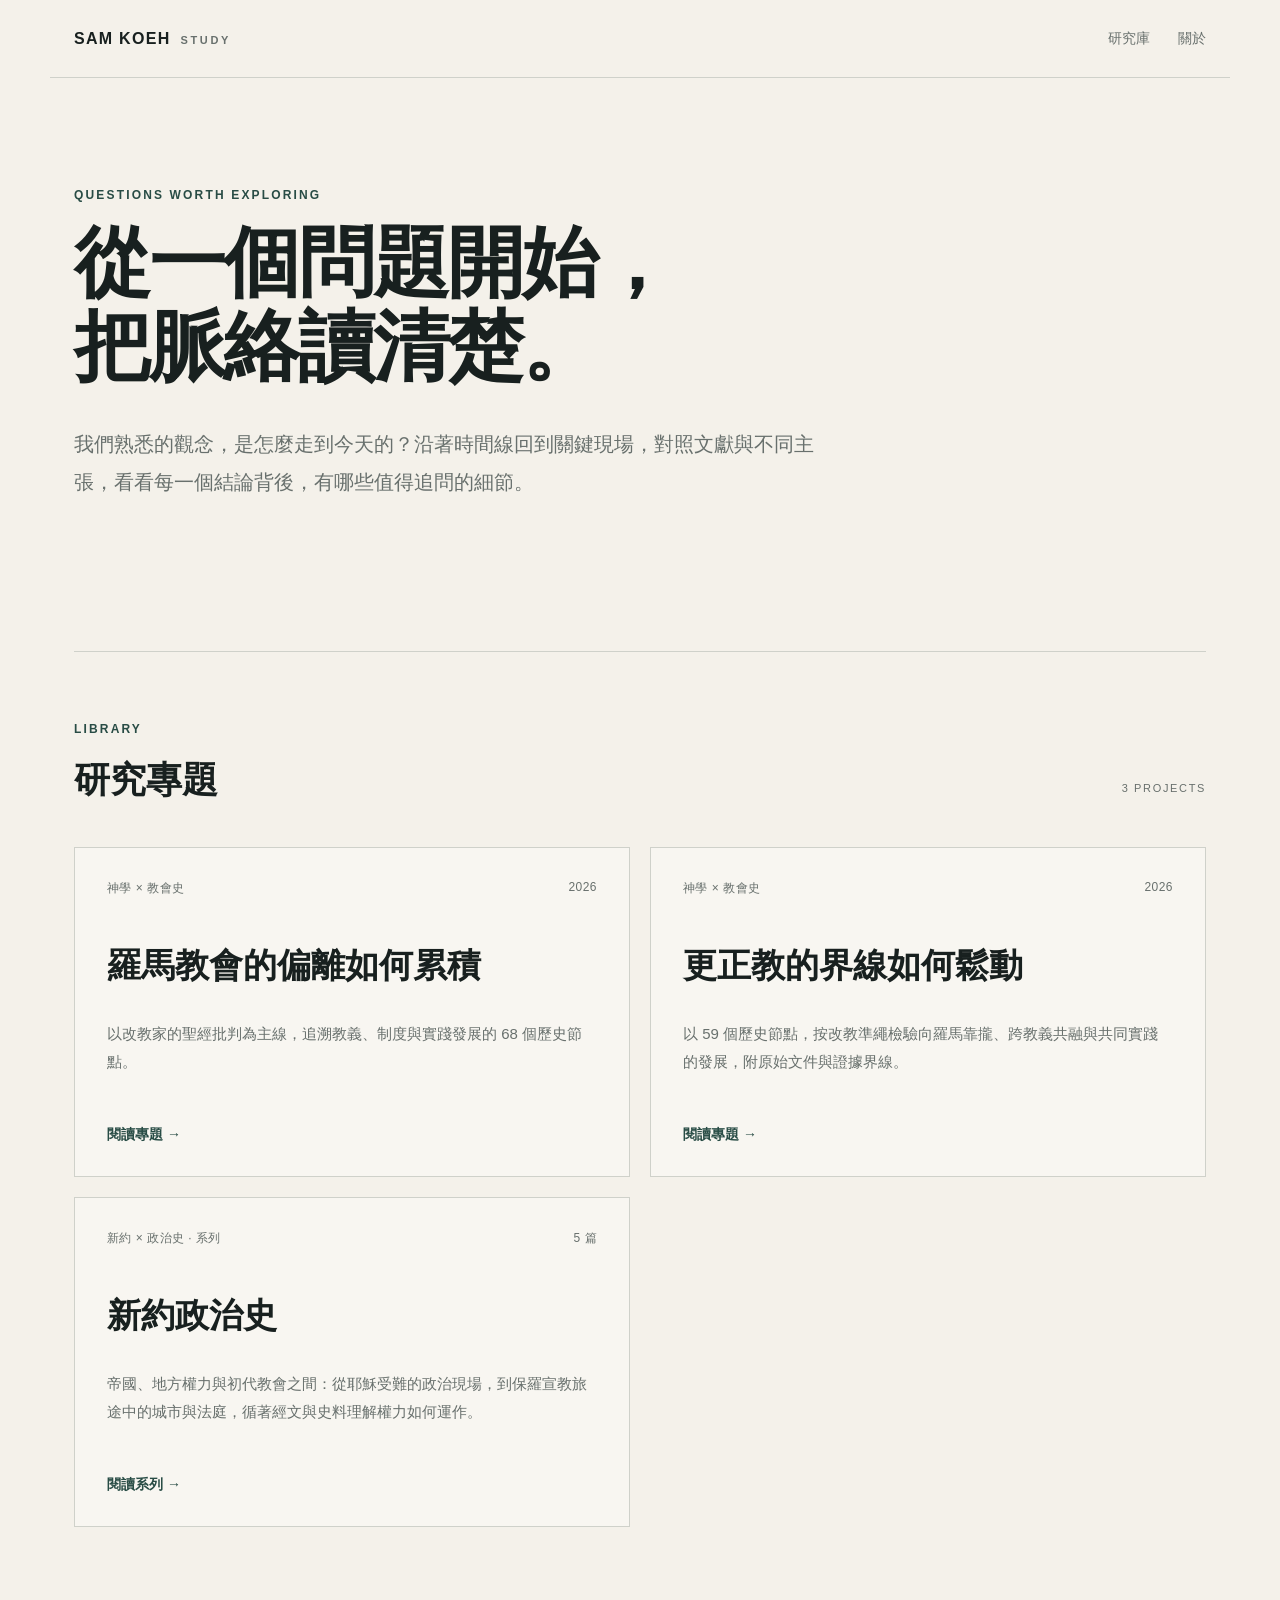
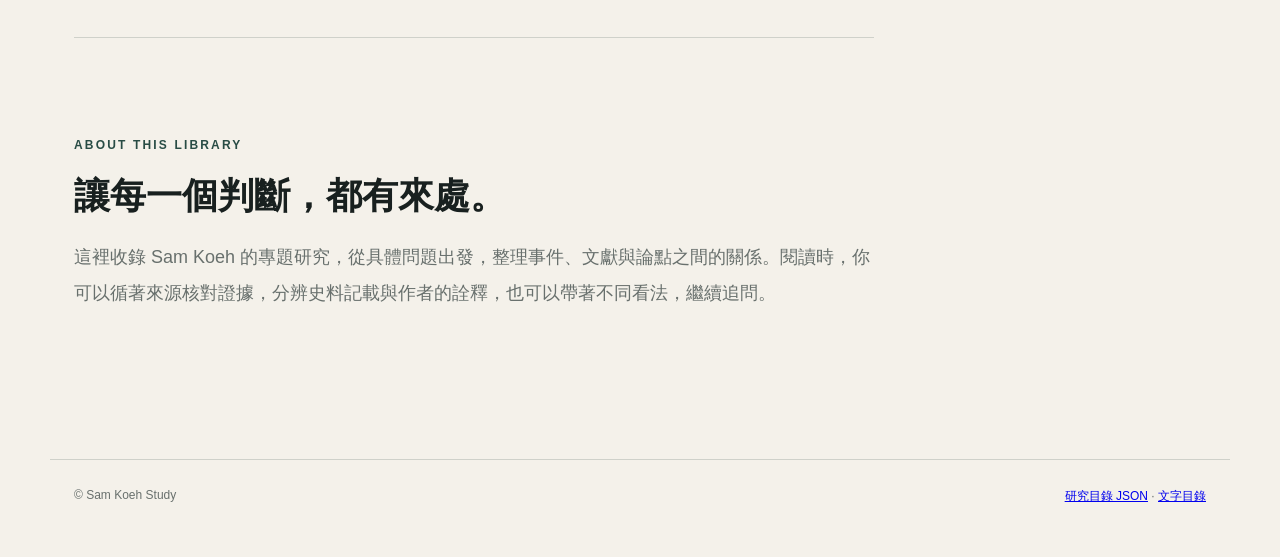
<file: index.html>
<!doctype html>
<html lang="zh-Hant-TW">
<head>
  <meta charset="utf-8">
  <meta name="viewport" content="width=device-width, initial-scale=1">
  <meta name="description" content="Sam Koeh Study — 從一個問題開始，把脈絡讀清楚。透過專題研究、歷史時間線與原始文獻，追索觀念的來處，形成自己的判斷。">
  <title>Sam Koeh Study｜新約政治史與教會史研究</title>
  <link rel="stylesheet" href="assets/site.css">
<!-- discovery:start -->
<link rel="canonical" href="https://study.samkoeh.com/">
<link rel="alternate" type="application/json" href="/catalog.json" title="研究目錄（JSON）">
<meta property="og:site_name" content="Sam Koeh Study">
<meta property="og:locale" content="zh_TW">
<meta property="og:type" content="website">
<meta property="og:title" content="Sam Koeh Study｜新約政治史與教會史研究">
<meta property="og:description" content="Sam Koeh Study — 從一個問題開始，把脈絡讀清楚。透過專題研究、歷史時間線與原始文獻，追索觀念的來處，形成自己的判斷。">
<meta property="og:url" content="https://study.samkoeh.com/">
<meta name="twitter:card" content="summary">
<script type="application/ld+json">[{"@context": "https://schema.org", "@type": "CollectionPage", "@id": "https://study.samkoeh.com/#document", "url": "https://study.samkoeh.com/", "name": "Sam Koeh Study｜新約政治史與教會史研究", "description": "Sam Koeh Study — 從一個問題開始，把脈絡讀清楚。透過專題研究、歷史時間線與原始文獻，追索觀念的來處，形成自己的判斷。", "inLanguage": "zh-Hant-TW", "isPartOf": {"@id": "https://study.samkoeh.com/#website"}, "mainEntity": {"@type": "ItemList", "itemListElement": [{"@type": "ListItem", "position": 1, "url": "https://study.samkoeh.com/reformation/"}, {"@type": "ListItem", "position": 2, "url": "https://study.samkoeh.com/protestant_backwards/protestant_backwards.html"}, {"@type": "ListItem", "position": 3, "url": "https://study.samkoeh.com/nt-politics/"}]}}, {"@context": "https://schema.org", "@type": "WebSite", "@id": "https://study.samkoeh.com/#website", "url": "https://study.samkoeh.com/", "name": "Sam Koeh Study", "inLanguage": "zh-Hant-TW"}]</script>
<!-- discovery:end -->
</head>
<body>
  <header class="site-header">
    <a class="brand" href="./"><span>SAM KOEH</span><small>STUDY</small></a>
    <nav><a href="#library">研究庫</a><a href="#about">關於</a></nav>
  </header>
  <main>
    <section class="hero">
      <p class="eyebrow">QUESTIONS WORTH EXPLORING</p>
      <h1>從一個問題開始，<br>把脈絡讀清楚。</h1>
      <p class="lead">我們熟悉的觀念，是怎麼走到今天的？沿著時間線回到關鍵現場，對照文獻與不同主張，看看每一個結論背後，有哪些值得追問的細節。</p>
    </section>
    <section class="library" id="library">
      <div class="section-head"><div><p class="eyebrow">LIBRARY</p><h2>研究專題</h2></div><p class="count">3 PROJECTS</p></div>
      <div class="grid">
        <a class="card" href="reformation/">
          <div class="card-meta"><span>神學 × 教會史</span><span>2026</span></div>
          <h3>羅馬教會的偏離如何累積</h3>
          <p>以改教家的聖經批判為主線，追溯教義、制度與實踐發展的 68 個歷史節點。</p>
          <span class="enter">閱讀專題 →</span>
        </a>
        <a class="card" href="protestant_backwards/protestant_backwards.html">
          <div class="card-meta"><span>神學 × 教會史</span><span>2026</span></div>
          <h3>更正教的界線如何鬆動</h3>
          <p>以 59 個歷史節點，按改教準繩檢驗向羅馬靠攏、跨教義共融與共同實踐的發展，附原始文件與證據界線。</p>
          <span class="enter">閱讀專題 →</span>
        </a>
        <a class="card" href="nt-politics/">
          <div class="card-meta"><span>新約 × 政治史 · 系列</span><span>5 篇</span></div>
          <h3>新約政治史</h3>
          <p>帝國、地方權力與初代教會之間：從耶穌受難的政治現場，到保羅宣教旅途中的城市與法庭，循著經文與史料理解權力如何運作。</p>
          <span class="enter">閱讀系列 →</span>
        </a>
      </div>
    </section>
    <section class="about" id="about">
      <p class="eyebrow">ABOUT THIS LIBRARY</p>
      <h2>讓每一個判斷，都有來處。</h2>
      <p>這裡收錄 Sam Koeh 的專題研究，從具體問題出發，整理事件、文獻與論點之間的關係。閱讀時，你可以循著來源核對證據，分辨史料記載與作者的詮釋，也可以帶著不同看法，繼續追問。</p>
    </section>
  </main>
  <footer><span>© Sam Koeh Study</span><span><a href="catalog.json">研究目錄 JSON</a> · <a href="llms.txt">文字目錄</a></span></footer>
</body>
</html>
</file>
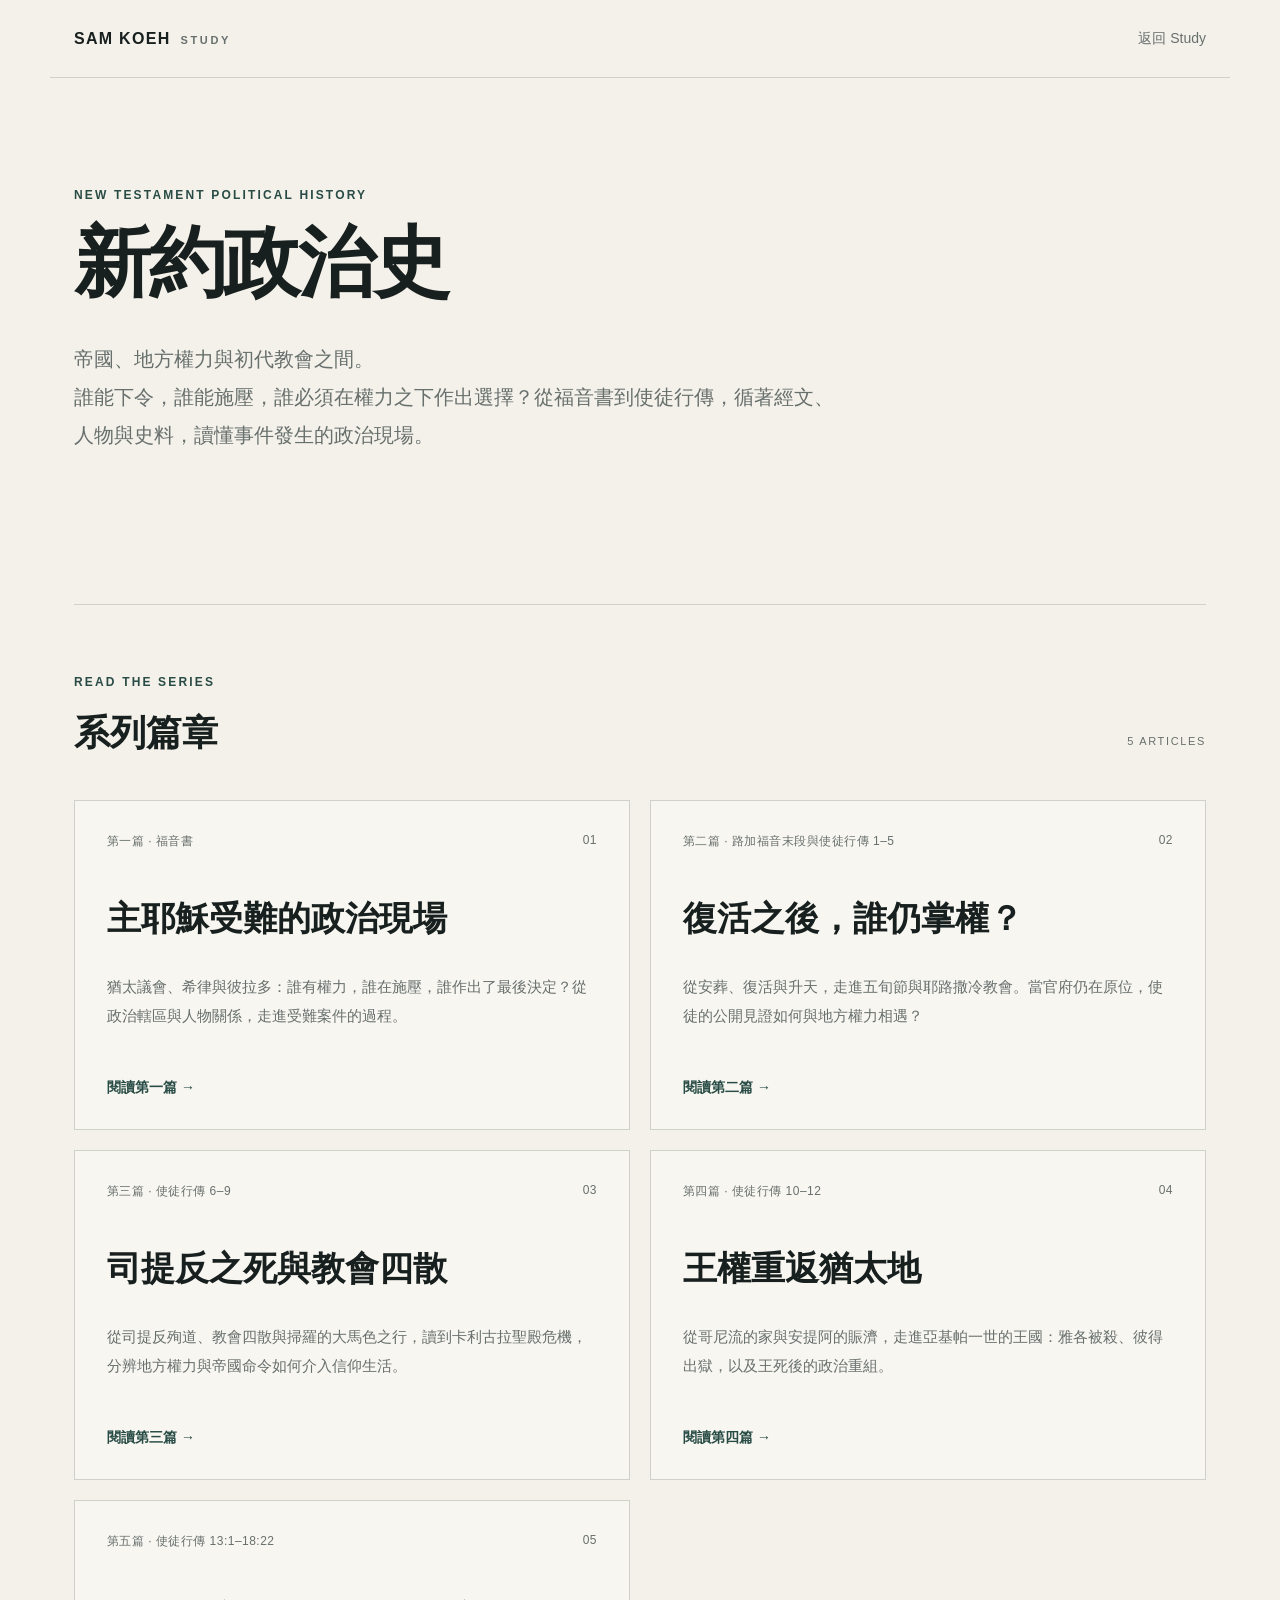
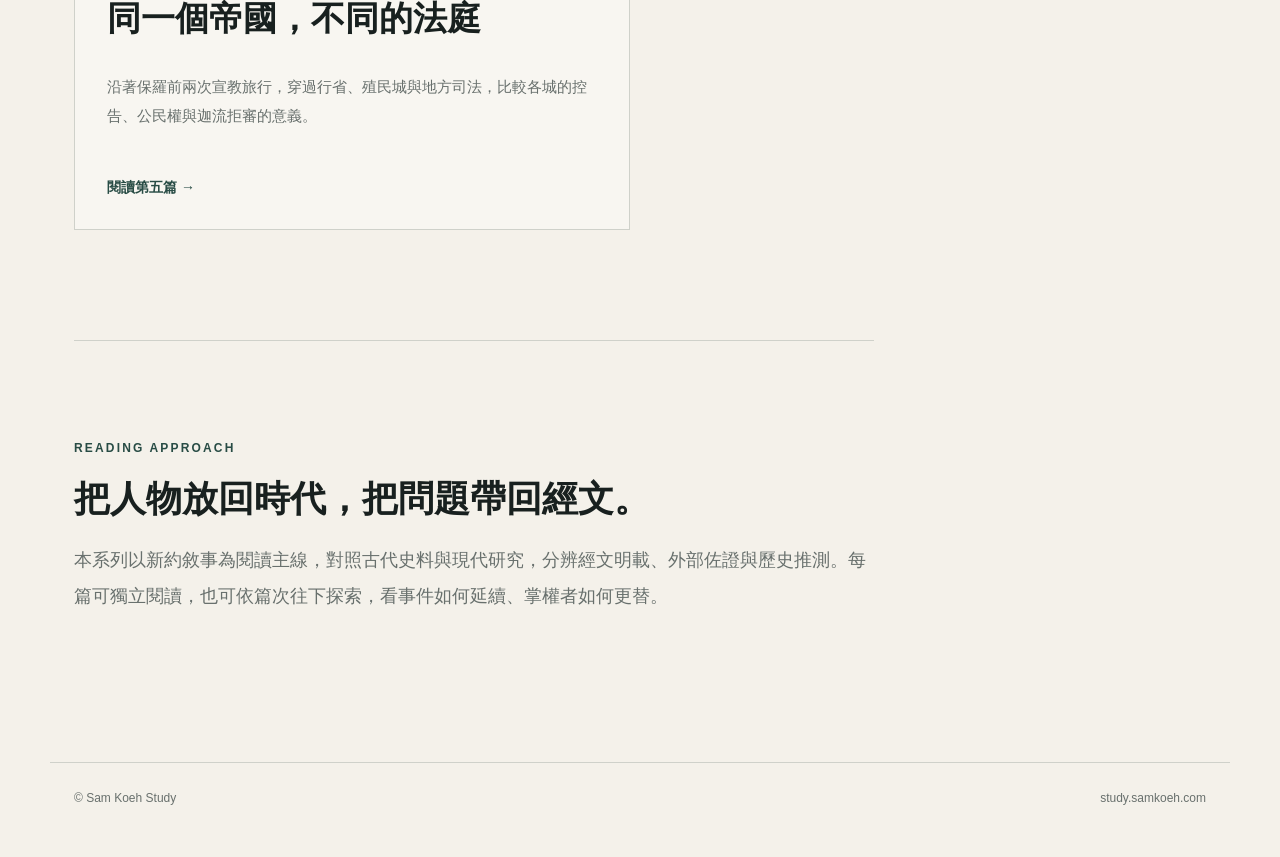
<file: nt-politics/index.html>
<!doctype html>
<html lang="zh-Hant-TW">
<head><meta charset="utf-8"><meta name="viewport" content="width=device-width, initial-scale=1">
<title>新約政治史｜Sam Koeh Study</title>
<meta name="description" content="帝國、地方權力與初代教會之間：從耶穌受難到使徒行傳，循著經文與史料，讀懂新約的政治現場。">
<link rel="stylesheet" href="../assets/site.css"><!-- discovery:start -->
<link rel="canonical" href="https://study.samkoeh.com/nt-politics/">
<link rel="alternate" type="application/json" href="/catalog.json" title="研究目錄（JSON）">
<meta property="og:site_name" content="Sam Koeh Study">
<meta property="og:locale" content="zh_TW">
<meta property="og:type" content="website">
<meta property="og:title" content="新約政治史｜Sam Koeh Study">
<meta property="og:description" content="帝國、地方權力與初代教會之間：從耶穌受難到使徒行傳，循著經文與史料，讀懂新約的政治現場。">
<meta property="og:url" content="https://study.samkoeh.com/nt-politics/">
<meta name="twitter:card" content="summary">
<script type="application/ld+json">[{"@context": "https://schema.org", "@type": "CollectionPage", "@id": "https://study.samkoeh.com/nt-politics/#document", "url": "https://study.samkoeh.com/nt-politics/", "name": "新約政治史｜Sam Koeh Study", "description": "帝國、地方權力與初代教會之間：從耶穌受難到使徒行傳，循著經文與史料，讀懂新約的政治現場。", "inLanguage": "zh-Hant-TW", "isPartOf": {"@id": "https://study.samkoeh.com/#website"}, "mainEntity": {"@type": "ItemList", "itemListElement": [{"@type": "ListItem", "position": 1, "url": "https://study.samkoeh.com/nt-politics/01/"}, {"@type": "ListItem", "position": 2, "url": "https://study.samkoeh.com/nt-politics/02/"}, {"@type": "ListItem", "position": 3, "url": "https://study.samkoeh.com/nt-politics/03/"}, {"@type": "ListItem", "position": 4, "url": "https://study.samkoeh.com/nt-politics/04/"}, {"@type": "ListItem", "position": 5, "url": "https://study.samkoeh.com/nt-politics/05/"}]}}]</script>
<!-- discovery:end -->
</head>
<body>
<header class="site-header"><a class="brand" href="../"><span>SAM KOEH</span><small>STUDY</small></a><nav><a href="../">返回 Study</a></nav></header>
<main>
<section class="hero"><p class="eyebrow">NEW TESTAMENT POLITICAL HISTORY</p><h1>新約政治史</h1><p class="lead">帝國、地方權力與初代教會之間。<br>誰能下令，誰能施壓，誰必須在權力之下作出選擇？從福音書到使徒行傳，循著經文、人物與史料，讀懂事件發生的政治現場。</p></section>
<section class="library" id="series"><div class="section-head"><div><p class="eyebrow">READ THE SERIES</p><h2>系列篇章</h2></div><p class="count">5 ARTICLES</p></div>
<div class="grid">
<a class="card" href="01/"><div class="card-meta"><span>第一篇 · 福音書</span><span>01</span></div><h3>主耶穌受難的政治現場</h3><p>猶太議會、希律與彼拉多：誰有權力，誰在施壓，誰作出了最後決定？從政治轄區與人物關係，走進受難案件的過程。</p><span class="enter">閱讀第一篇 →</span></a>
<a class="card" href="02/"><div class="card-meta"><span>第二篇 · 路加福音末段與使徒行傳 1–5</span><span>02</span></div><h3>復活之後，誰仍掌權？</h3><p>從安葬、復活與升天，走進五旬節與耶路撒冷教會。當官府仍在原位，使徒的公開見證如何與地方權力相遇？</p><span class="enter">閱讀第二篇 →</span></a>
<a class="card" href="03/"><div class="card-meta"><span>第三篇 · 使徒行傳 6–9</span><span>03</span></div><h3>司提反之死與教會四散</h3><p>從司提反殉道、教會四散與掃羅的大馬色之行，讀到卡利古拉聖殿危機，分辨地方權力與帝國命令如何介入信仰生活。</p><span class="enter">閱讀第三篇 →</span></a>
<a class="card" href="04/"><div class="card-meta"><span>第四篇 · 使徒行傳 10–12</span><span>04</span></div><h3>王權重返猶太地</h3><p>從哥尼流的家與安提阿的賑濟，走進亞基帕一世的王國：雅各被殺、彼得出獄，以及王死後的政治重組。</p><span class="enter">閱讀第四篇 →</span></a>
<a class="card" href="05/"><div class="card-meta"><span>第五篇 · 使徒行傳 13:1–18:22</span><span>05</span></div><h3>同一個帝國，不同的法庭</h3><p>沿著保羅前兩次宣教旅行，穿過行省、殖民城與地方司法，比較各城的控告、公民權與迦流拒審的意義。</p><span class="enter">閱讀第五篇 →</span></a>
</div></section>
<section class="about"><p class="eyebrow">READING APPROACH</p><h2>把人物放回時代，把問題帶回經文。</h2><p>本系列以新約敘事為閱讀主線，對照古代史料與現代研究，分辨經文明載、外部佐證與歷史推測。每篇可獨立閱讀，也可依篇次往下探索，看事件如何延續、掌權者如何更替。</p></section>
</main><footer><span>© Sam Koeh Study</span><span>study.samkoeh.com</span></footer>
</body></html>
</file>
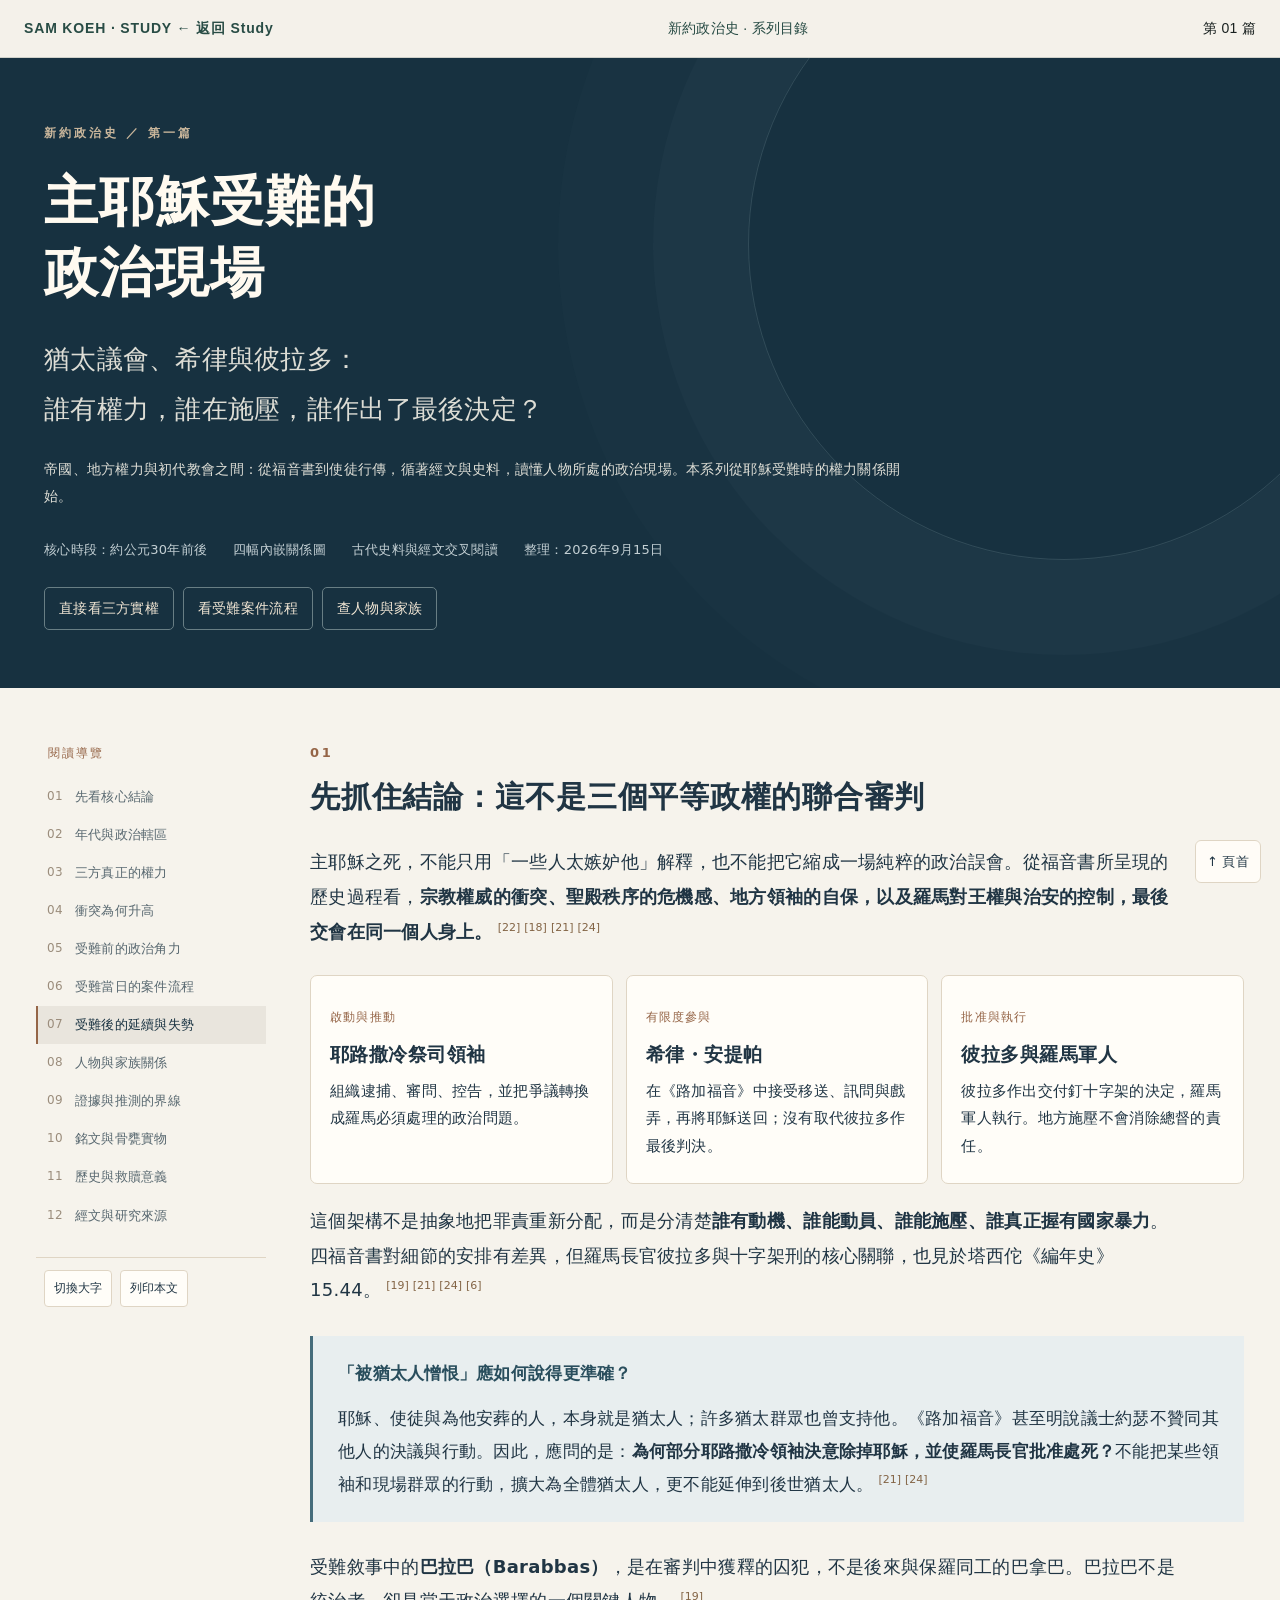
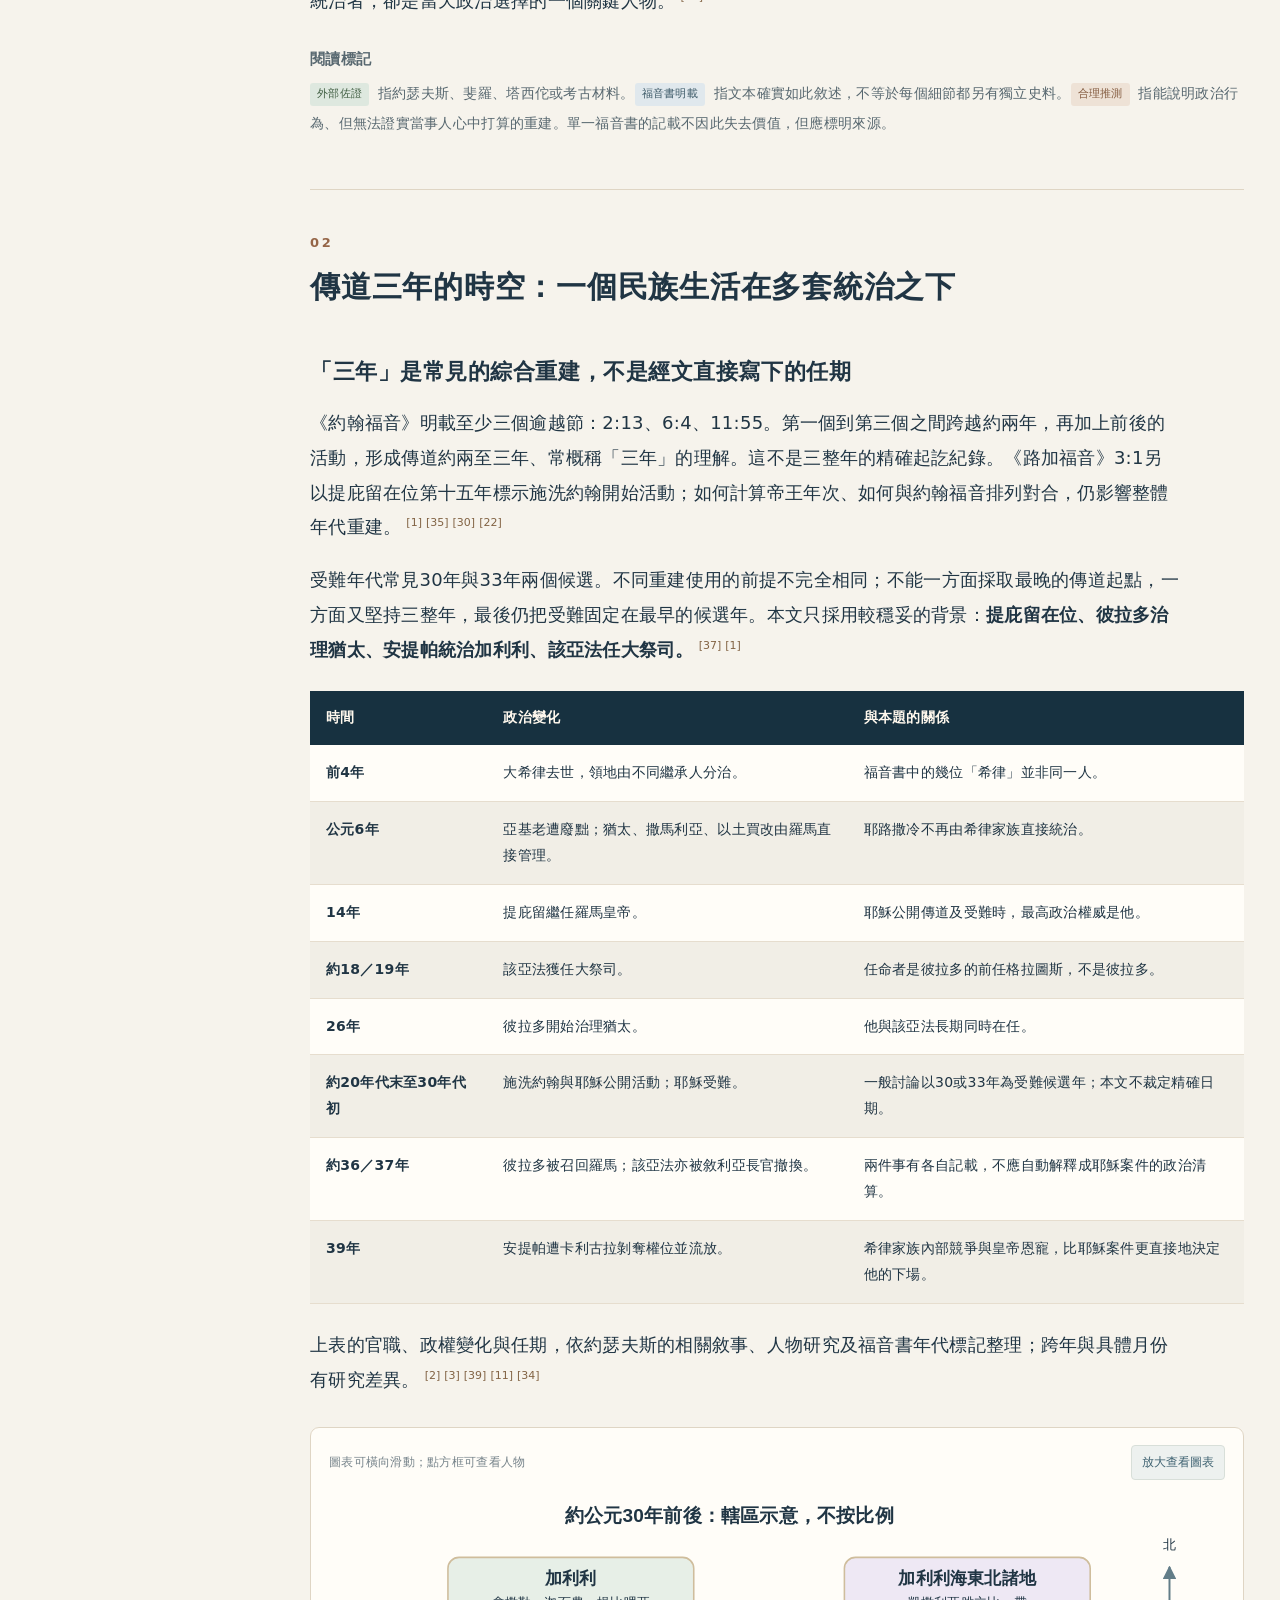
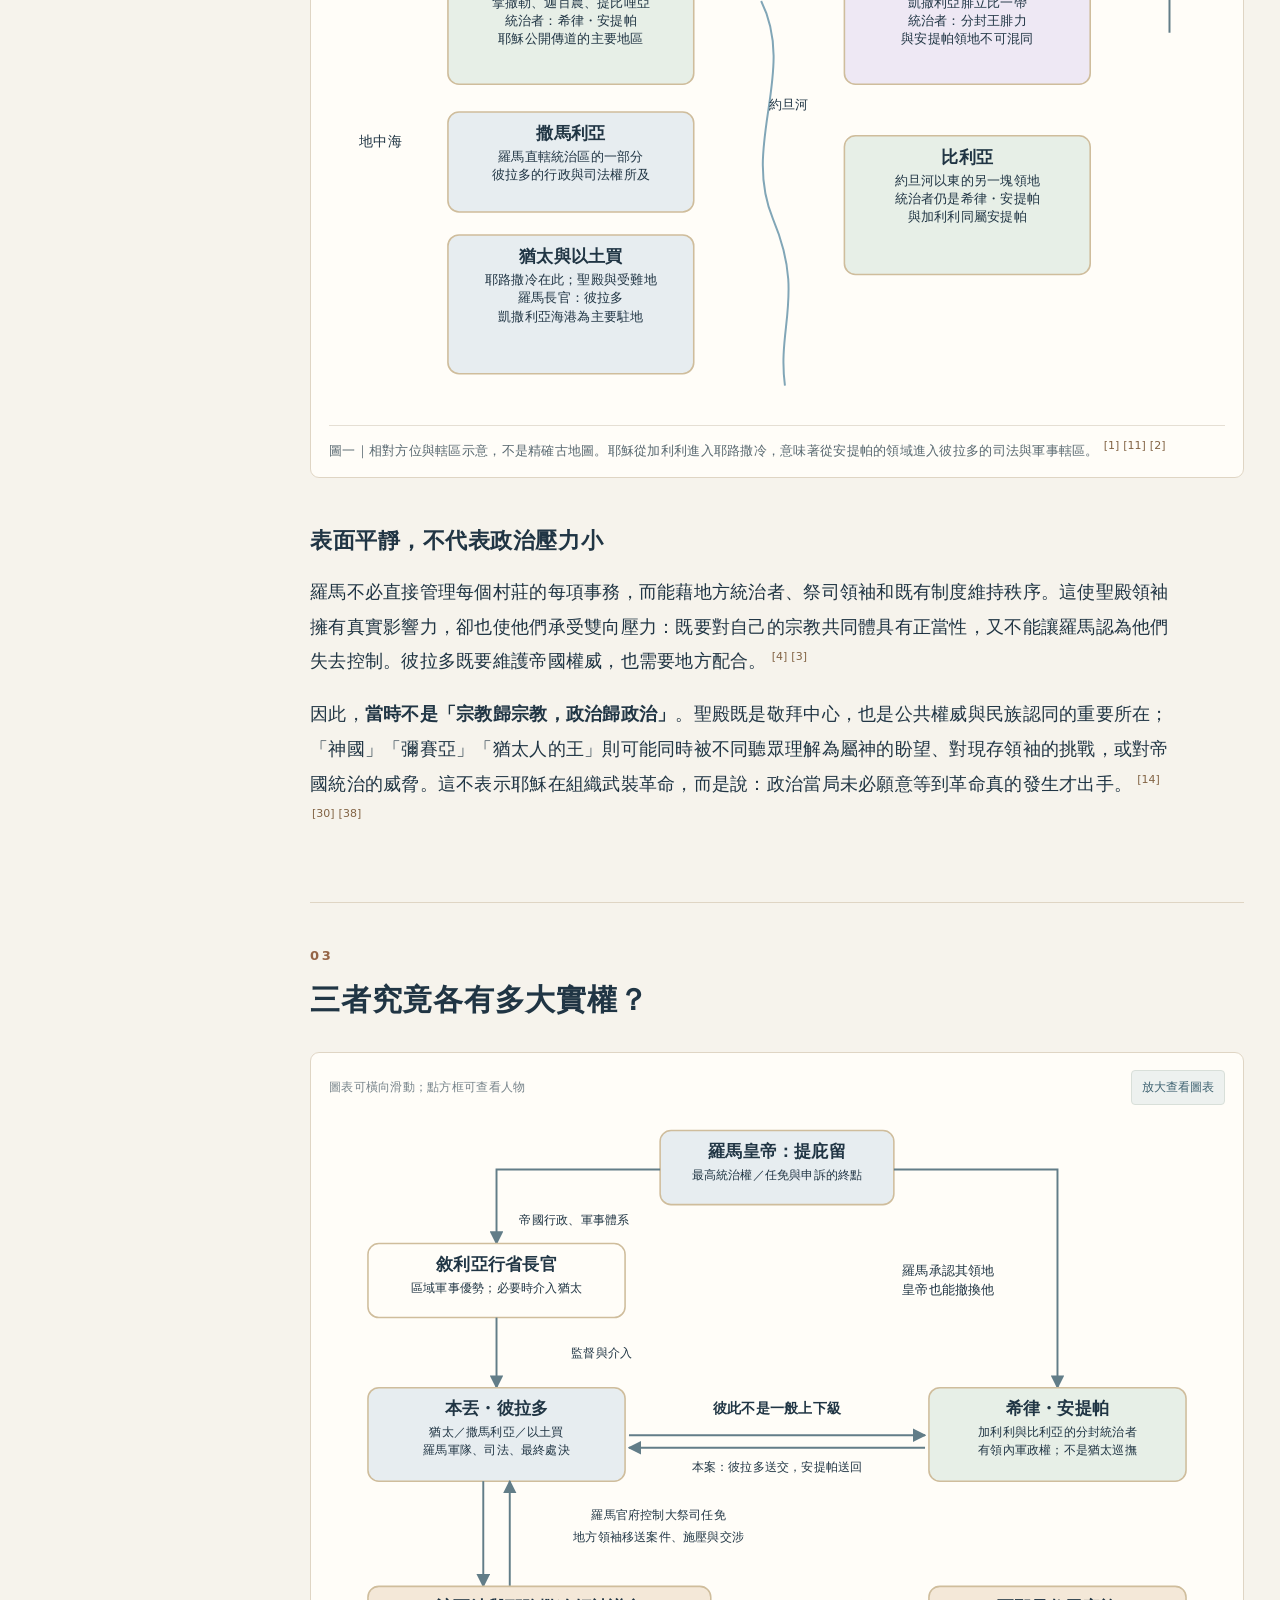
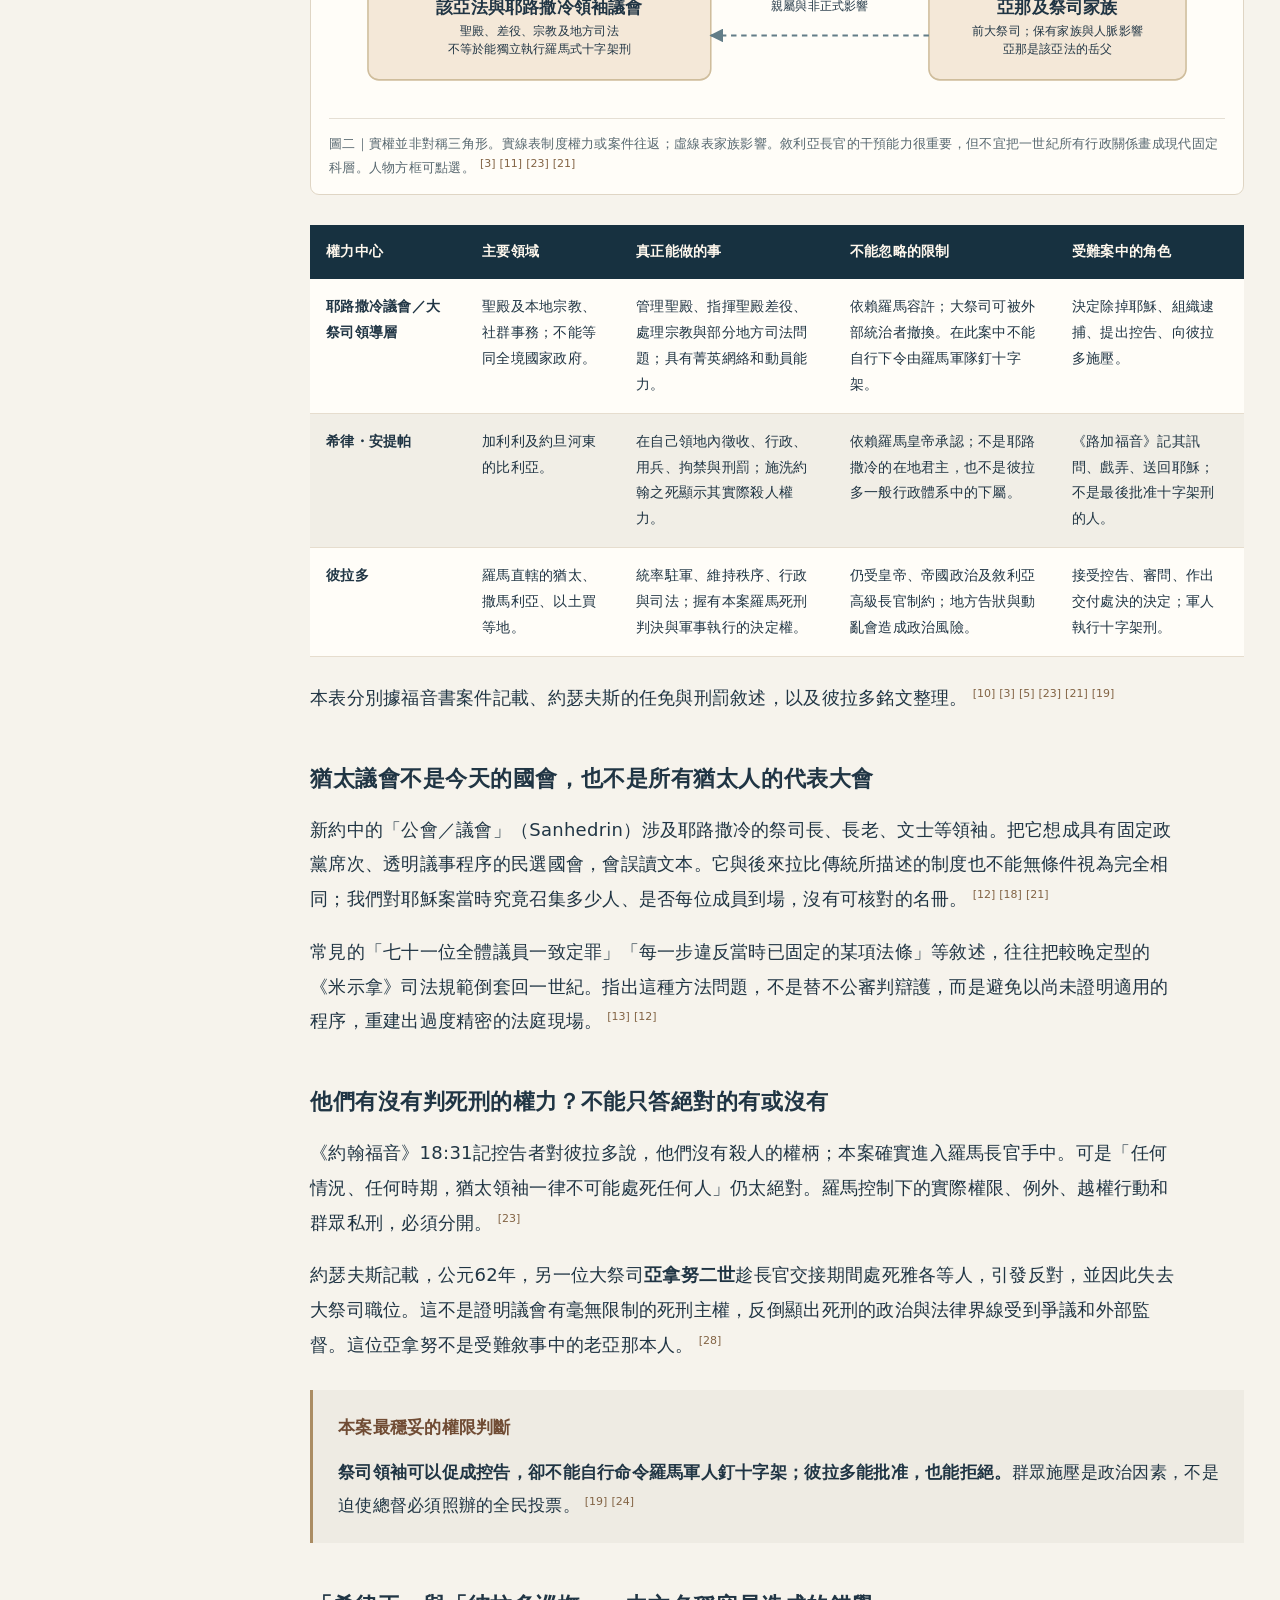
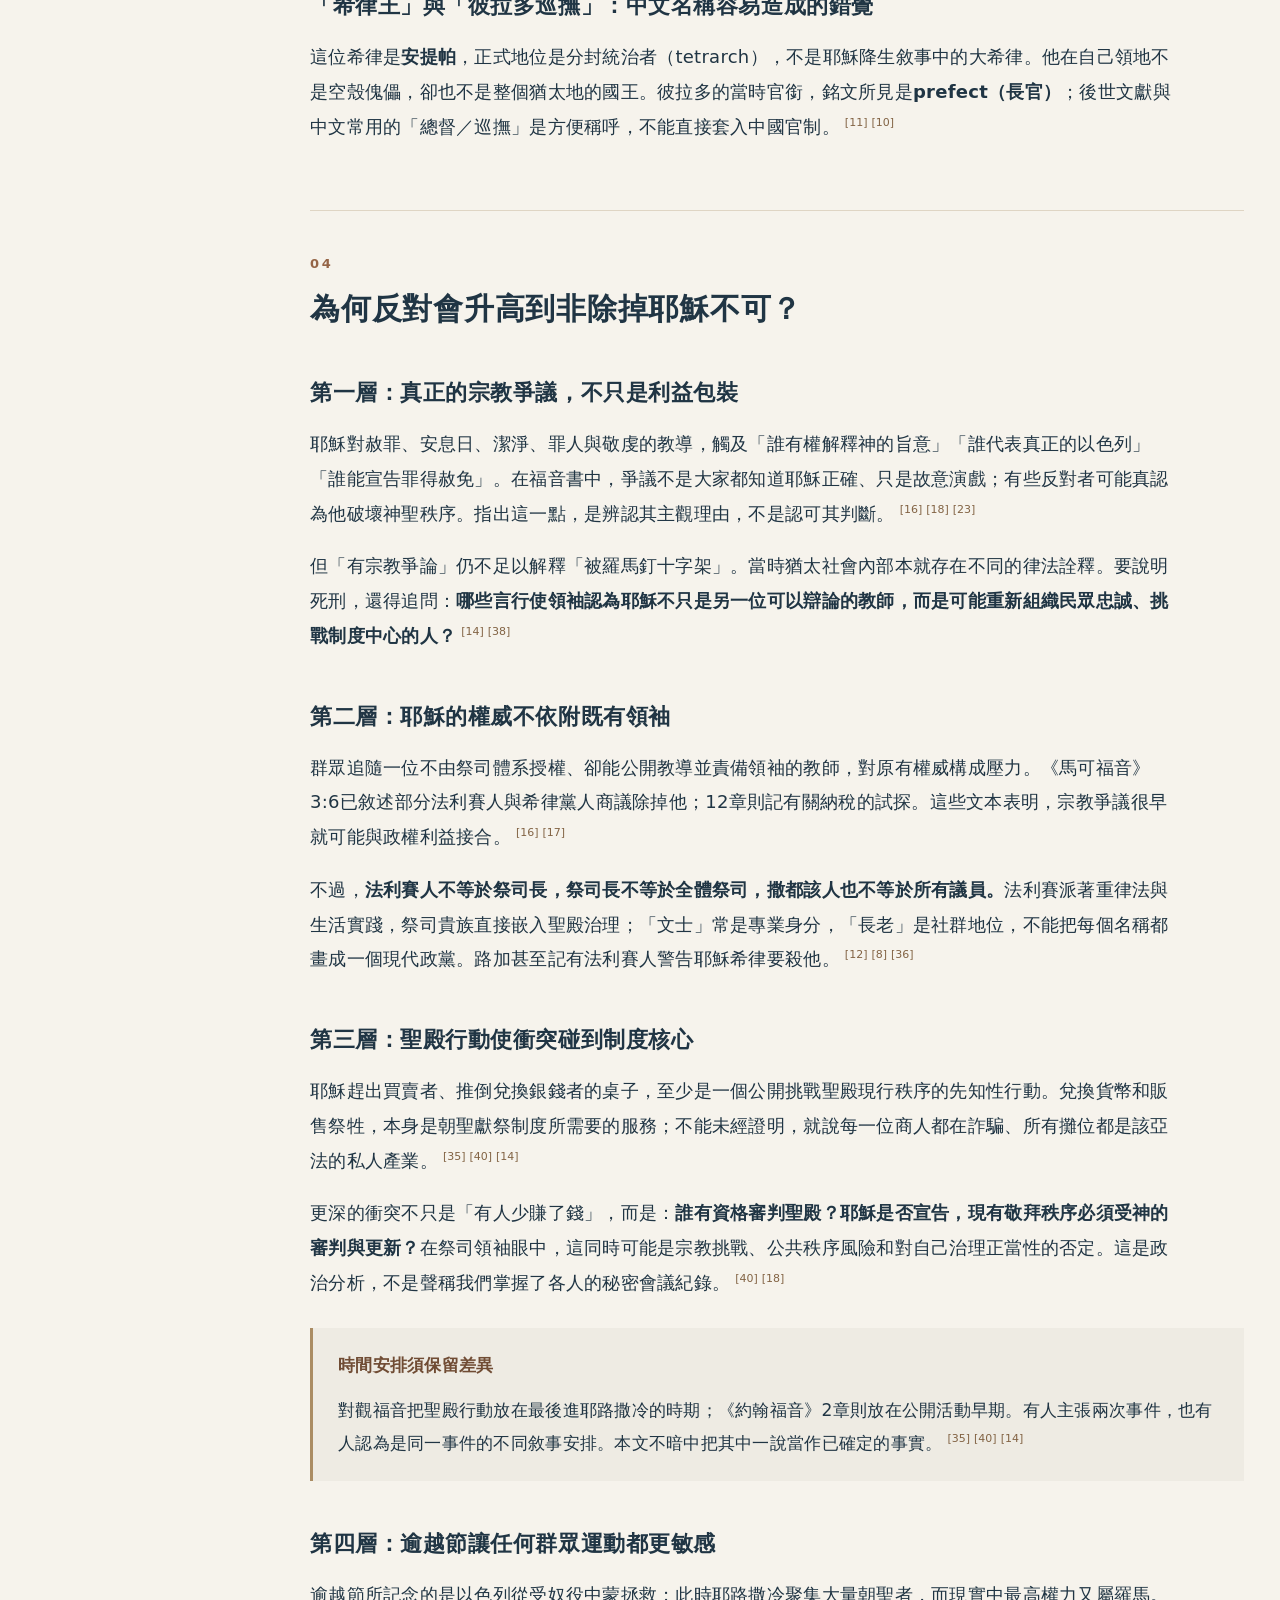
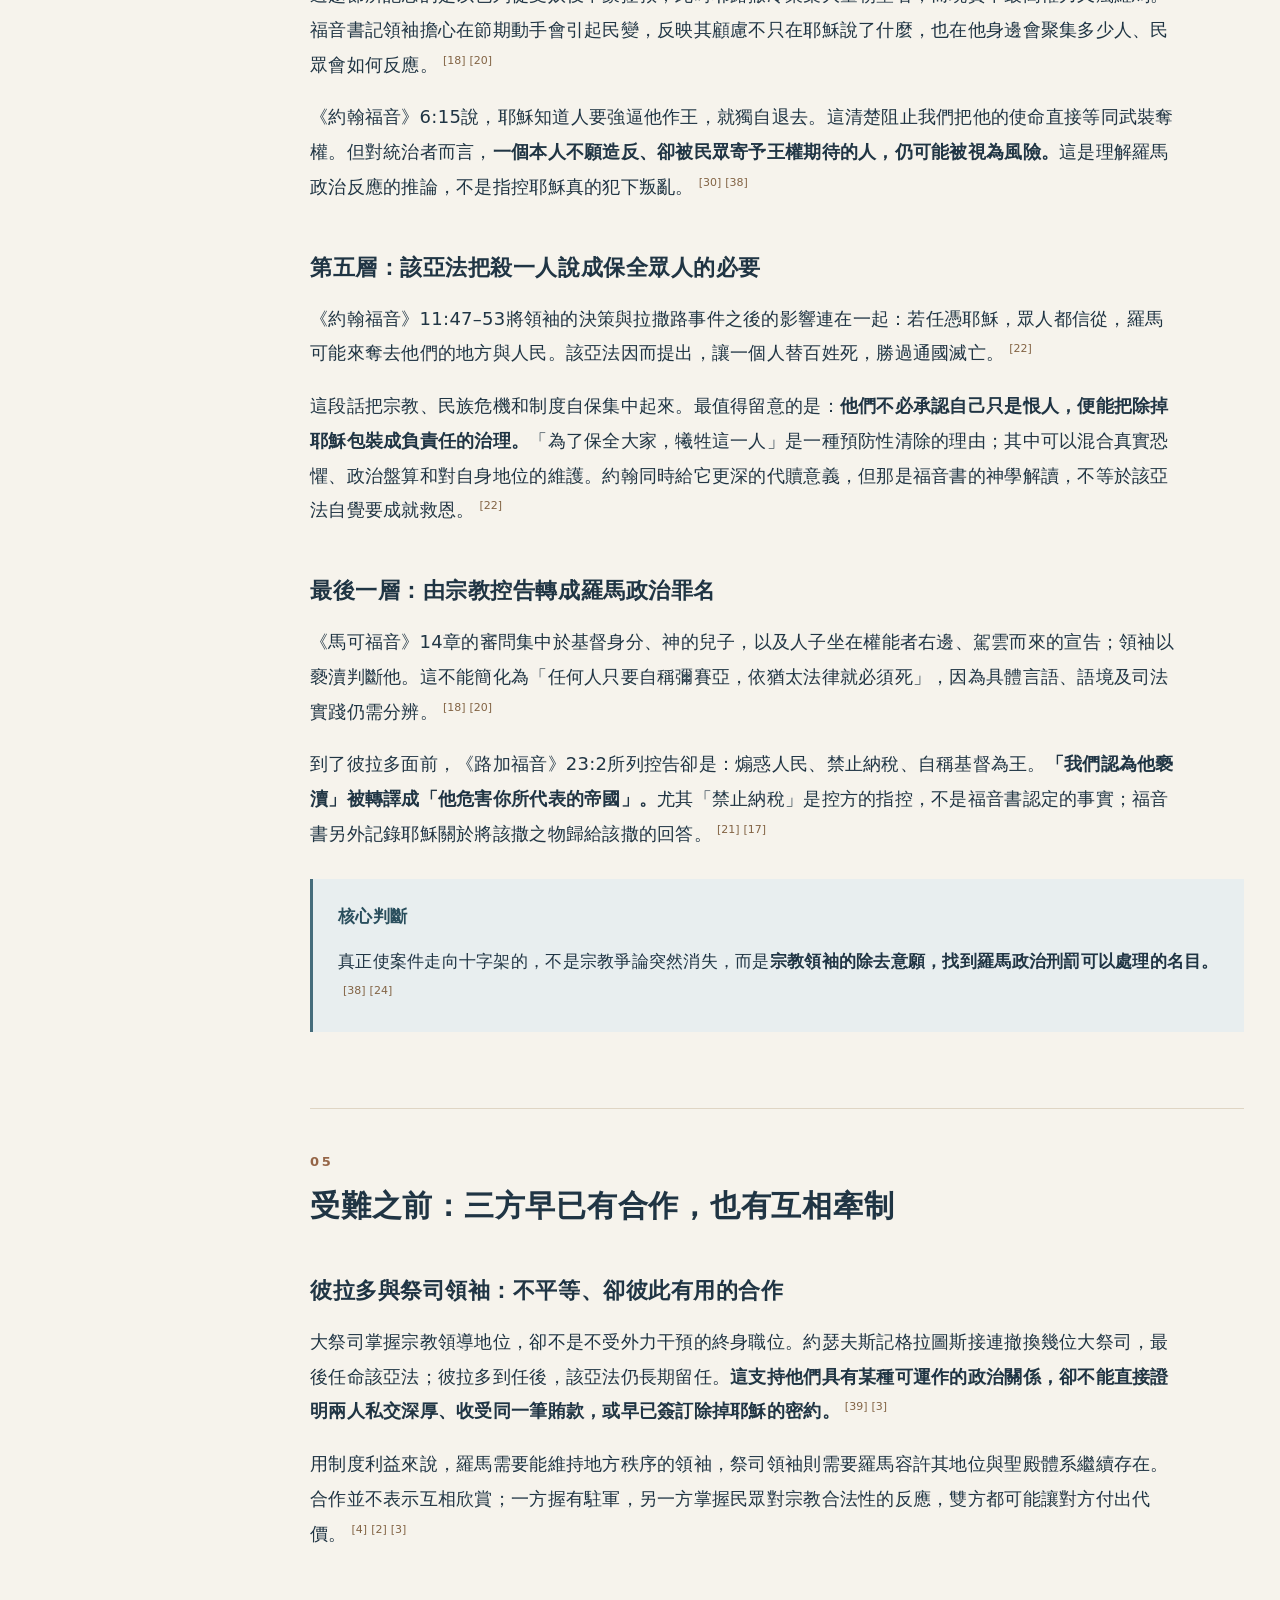
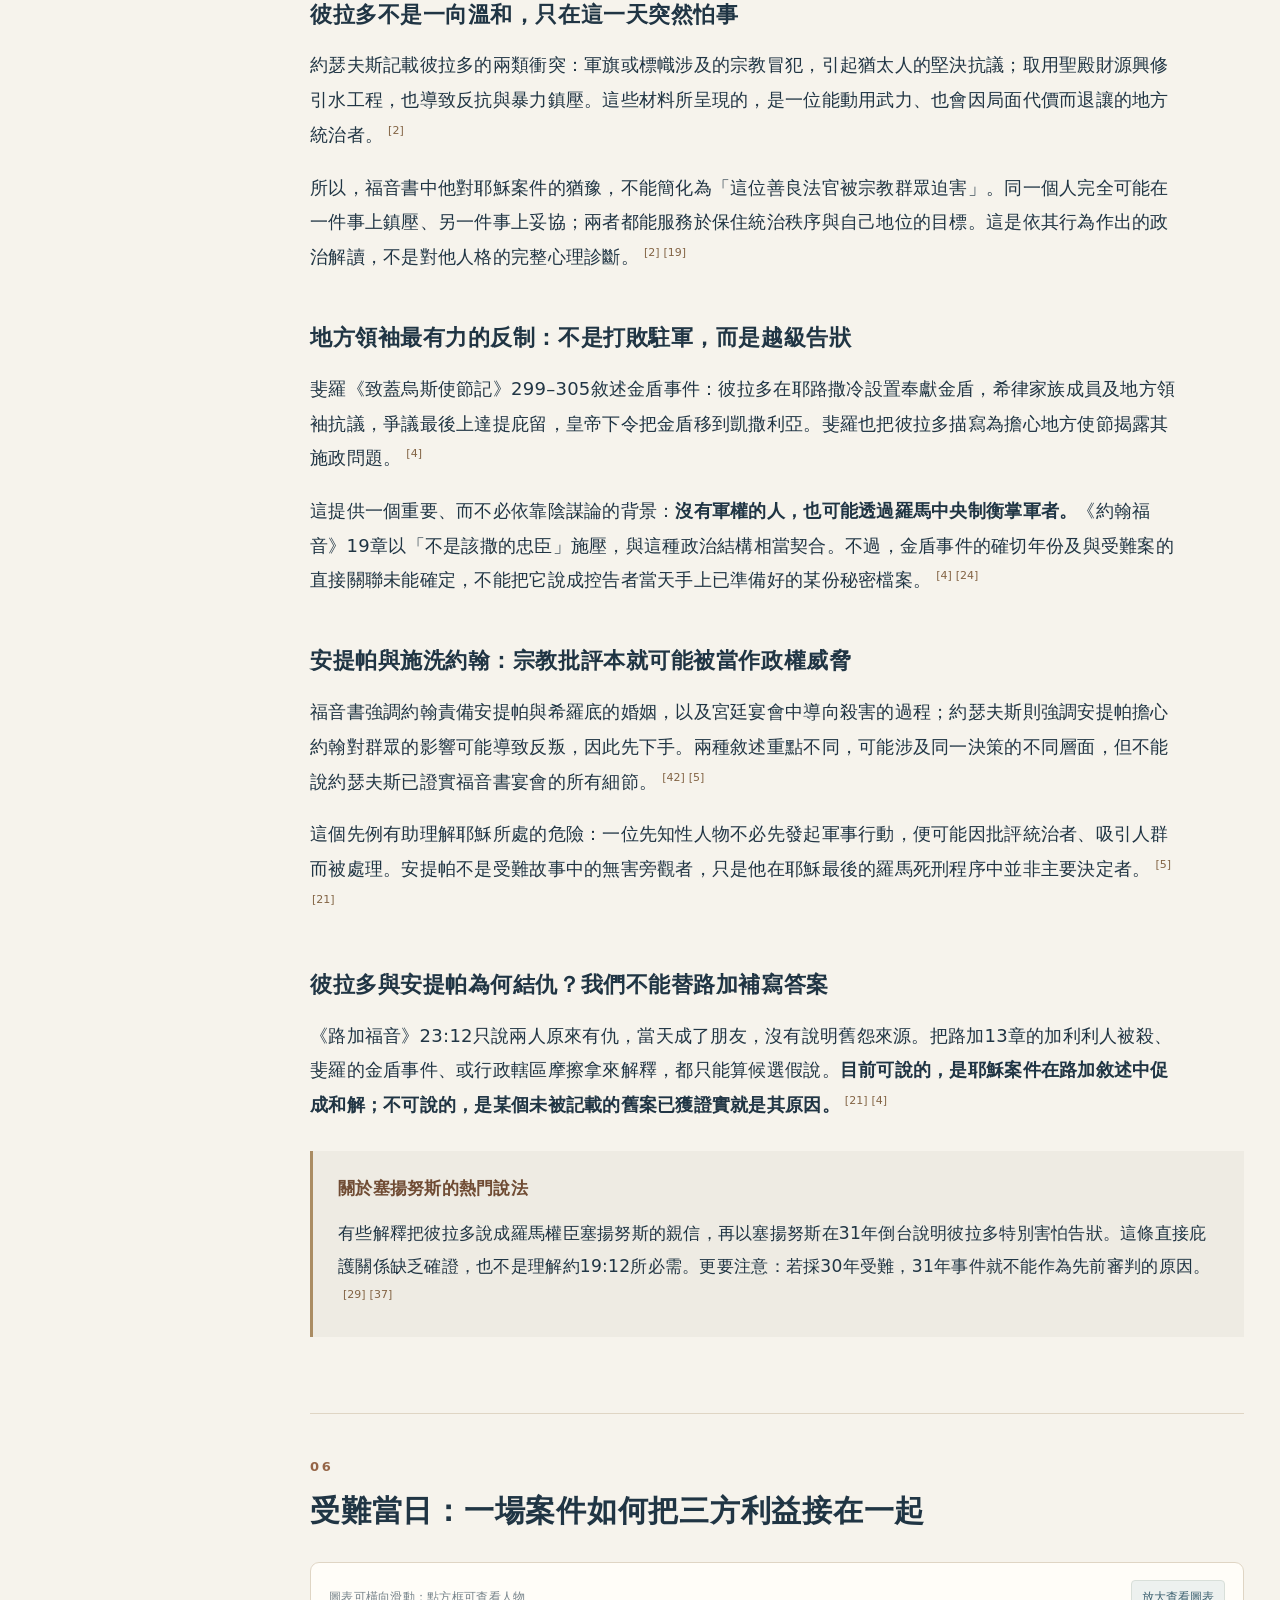
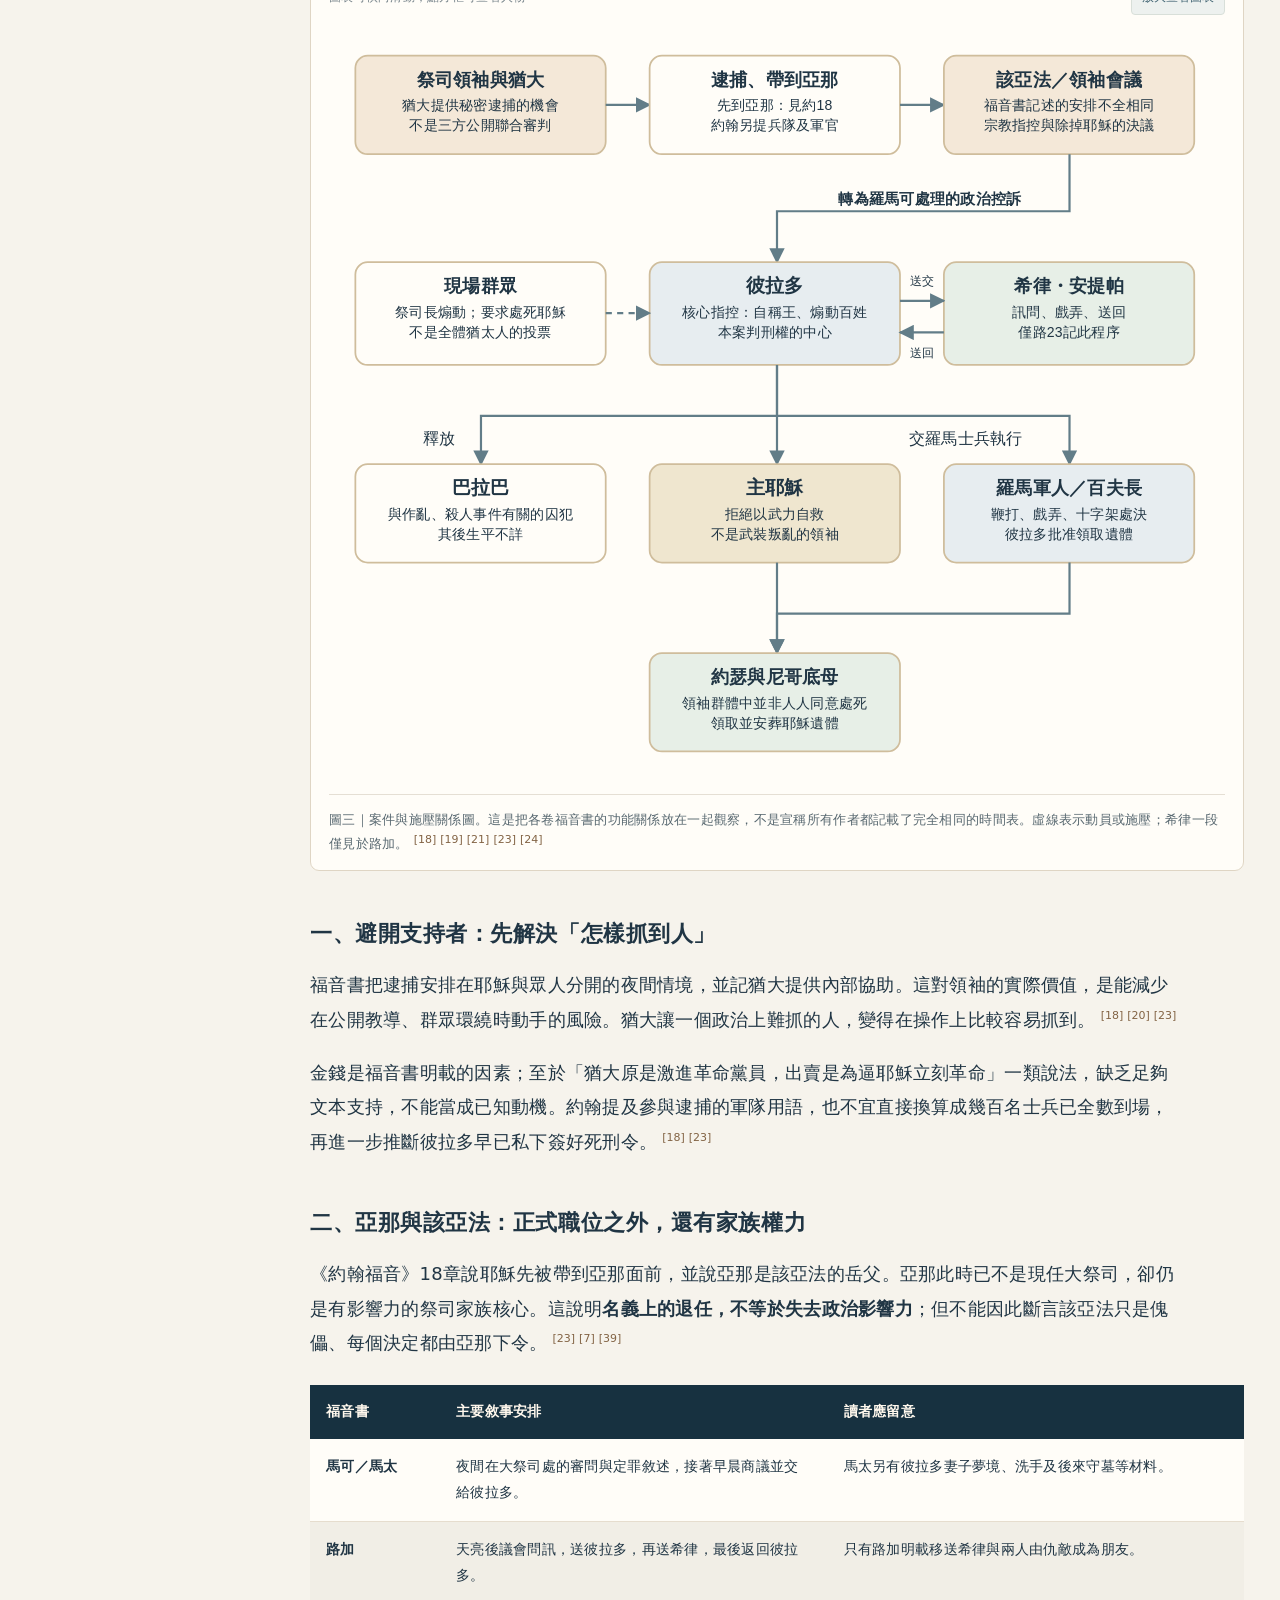
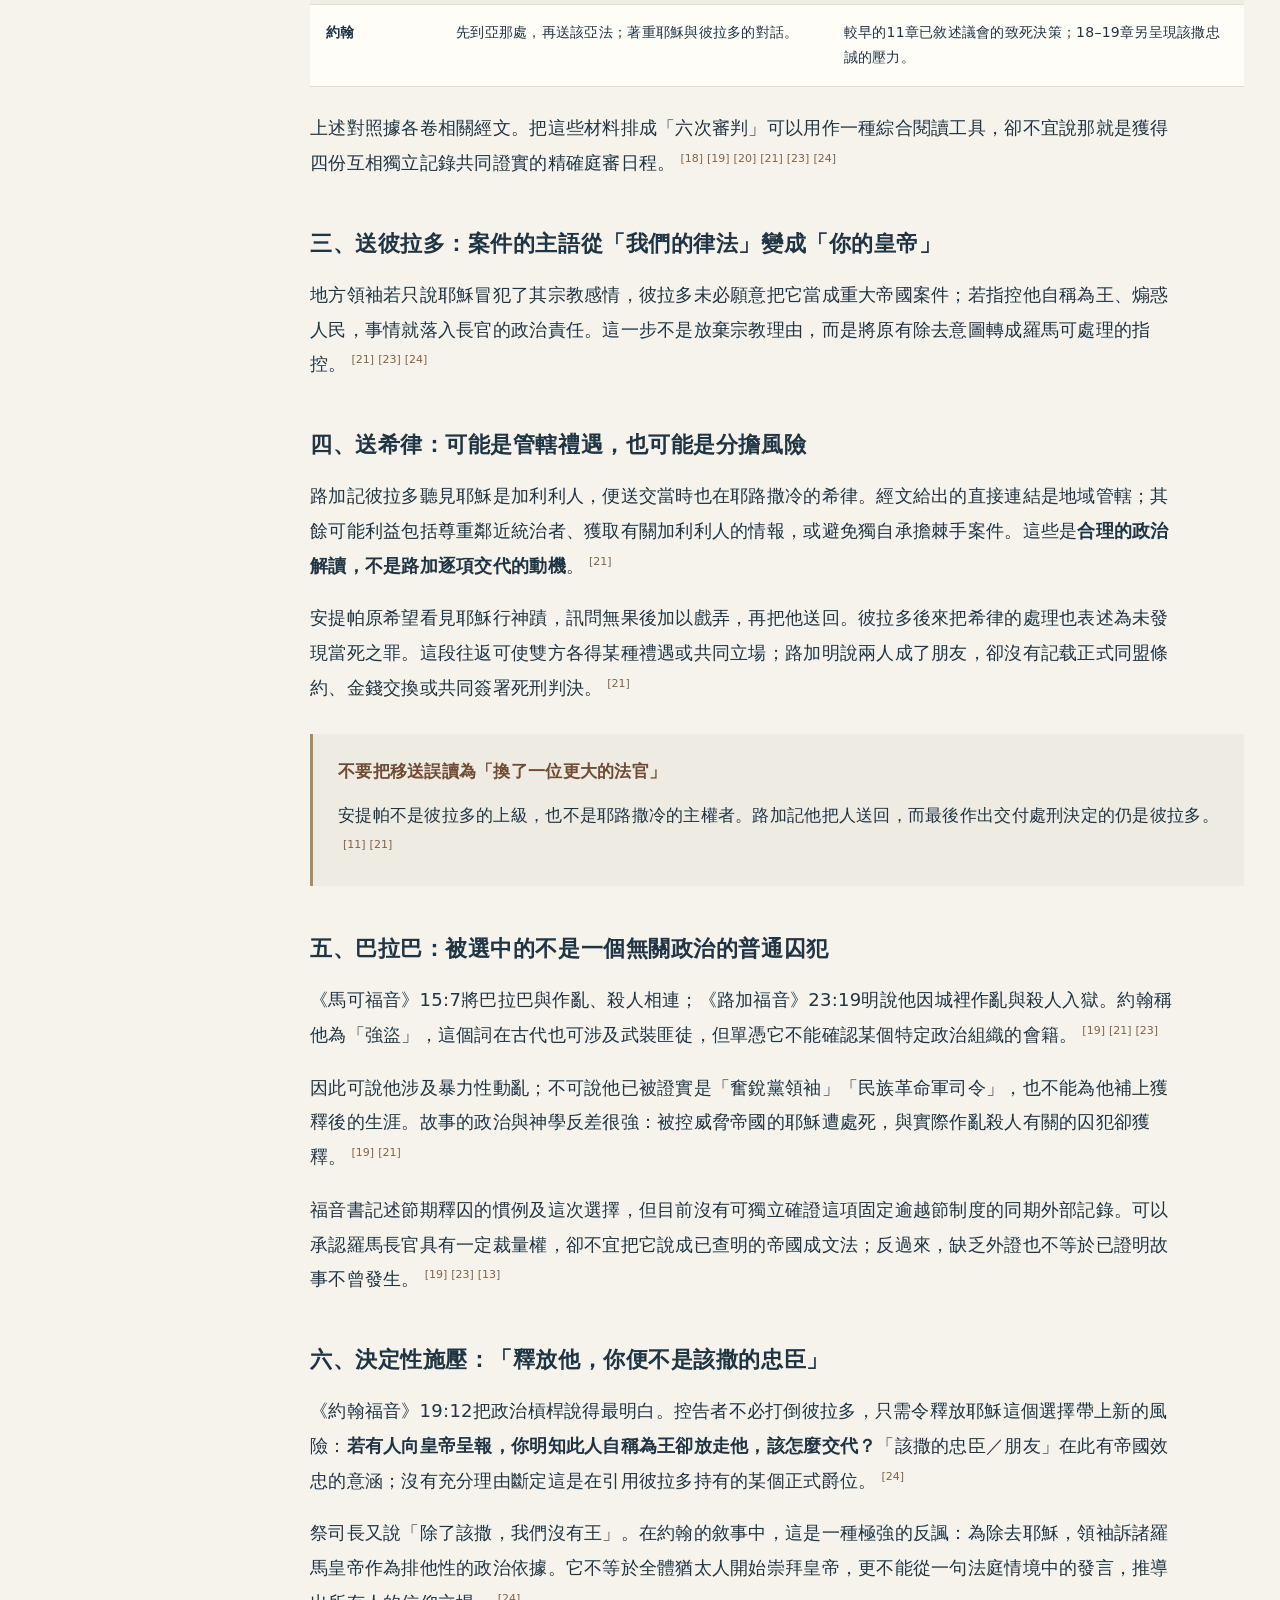
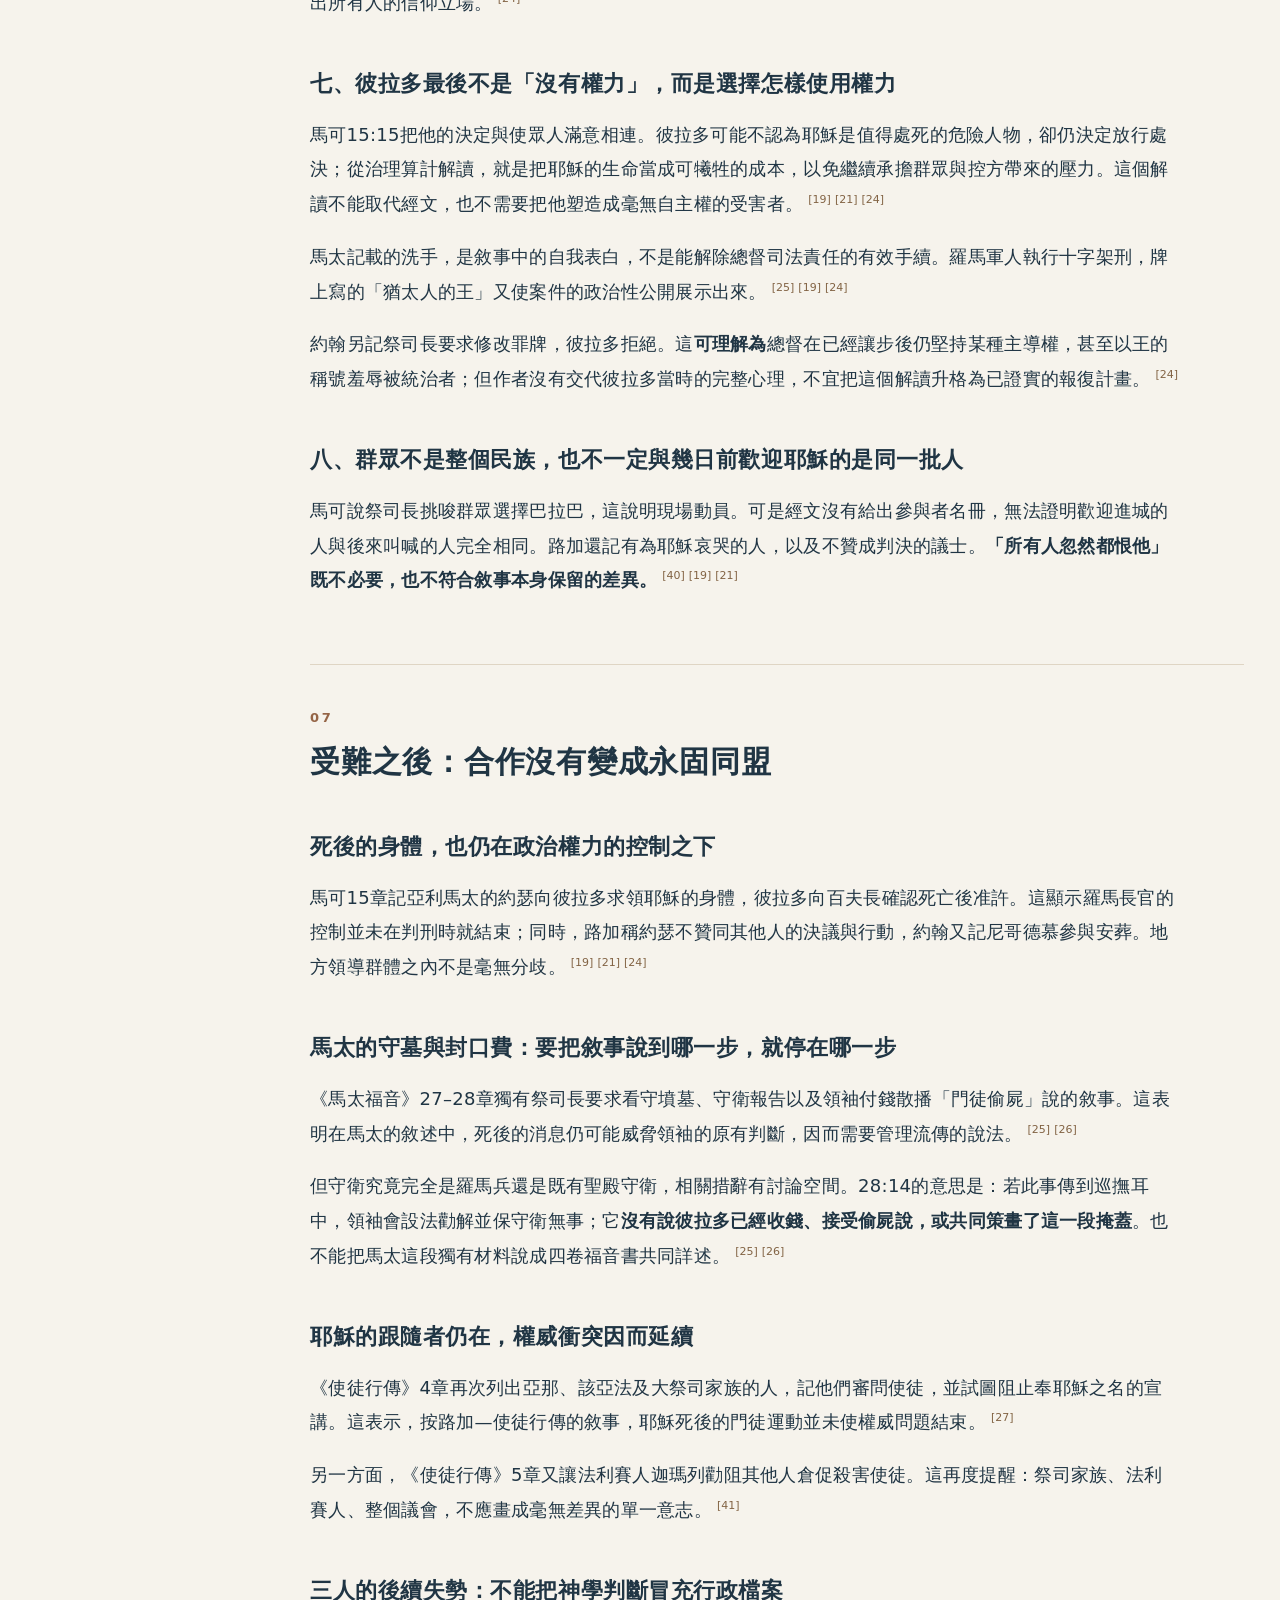
<file: nt-politics/01/index.html>
<!doctype html>
<html lang="zh-Hant"><head><meta charset="utf-8"><meta name="viewport" content="width=device-width,initial-scale=1">
<title>新約政治史①｜主耶穌受難的政治現場</title>
<meta name="description" content="新約政治史第一篇。分析耶穌傳道與受難時的政治局勢、實權分配及人物關係，對照福音書、古代史料與現代研究。">
<style>
:root{--paper:#f6f3ec;--card:#fffdf8;--ink:#203544;--muted:#586870;--accent:#956547;--line:#dfd5c4;--navy:#173140;--soft:#e8eef0;--body-size:18px}
*{box-sizing:border-box}html{scroll-behavior:smooth;scroll-padding-top:30px}
body{margin:0;background:var(--paper);color:var(--ink);font-family:"PingFang TC","Noto Sans CJK TC","Microsoft JhengHei",system-ui,sans-serif;font-size:var(--body-size);line-height:1.93;letter-spacing:.015em}
a{color:#3b6676;text-decoration-thickness:1px;text-underline-offset:4px}a:hover{color:#a14d32}
button{font:inherit;cursor:pointer}strong{font-weight:700}p{margin:1em 0}h1,h2,h3{line-height:1.45;letter-spacing:.025em}h3{font-size:1.22em;margin:2.15em 0 .55em}
.hero{background:var(--navy);color:#fffaf0;position:relative;overflow:hidden}
.hero:after{content:"";position:absolute;right:-100px;top:-130px;width:630px;height:630px;border:1px solid #67818b55;border-radius:50%;box-shadow:0 0 0 95px #67818b0c,0 0 0 190px #67818b08;pointer-events:none}
.hero-inner{max-width:1340px;margin:auto;padding:64px 44px 58px;position:relative;z-index:1}
.eyebrow{font-size:12px;letter-spacing:.25em;color:#c9b69b;font-weight:600;margin-bottom:22px}
h1{font-size:clamp(35px,4.2vw,62px);font-weight:700;line-height:1.32;margin:0 0 26px;max-width:940px}
.subtitle{font-size:clamp(19px,2vw,26px);color:#ddddd5;max-width:960px;margin:0}
.hero-meta{display:flex;flex-wrap:wrap;gap:10px 26px;font-size:13px;color:#c4d0d4;margin-top:28px}
.hero-links{margin-top:25px;display:flex;flex-wrap:wrap;gap:9px}
.hero-links a{font-size:14px;color:#f1e6d4;border:1px solid #687e84;padding:7px 14px;border-radius:5px;text-decoration:none}
.layout{display:grid;grid-template-columns:230px minmax(0,1fr);gap:44px;max-width:1380px;margin:0 auto;padding:40px 36px 80px}
.sidebar{position:sticky;top:22px;align-self:start;max-height:calc(100vh - 40px);overflow:auto;padding:14px 0}
.side-title{font-size:12px;letter-spacing:.18em;color:var(--accent);margin:0 0 12px 12px}
.sidebar nav a{display:flex;gap:12px;color:var(--muted);text-decoration:none;font-size:13px;padding:8px 9px;border-left:2px solid transparent;line-height:1.7}
.sidebar nav a span{color:#9b8d7c;font-size:12px;font-variant-numeric:tabular-nums}
.sidebar nav a:hover,.sidebar nav a.active{background:#e9e5dd;color:var(--navy);border-color:var(--accent)}
.controls{display:flex;gap:8px;flex-wrap:wrap;margin-top:22px;padding:12px 8px;border-top:1px solid var(--line)}
.controls button{font-size:12px;border:1px solid var(--line);background:var(--card);color:var(--ink);padding:6px 9px;border-radius:4px}
main{min-width:0}.chapter{position:relative;padding:12px 0 48px;margin-bottom:28px;border-bottom:1px solid var(--line);scroll-margin-top:25px}
.secnum{font-size:13px;letter-spacing:.2em;font-weight:700;color:var(--accent)}
.chapter>h2{font-size:clamp(27px,2.35vw,35px);margin:10px 0 26px}
.chapter>p,.chapter>h3{max-width:870px}
.note{background:#eeebe3;border-left:3px solid #aa8c63;padding:21px 25px;margin:28px 0;font-size:.95em}
.note>strong{display:block;font-size:1.02em;color:#704c34}.note p{margin:.65em 0 0}
.important{background:#e8eeef;border-color:#456c7b}.important>strong{color:#294e5d}
.summary-grid{display:grid;grid-template-columns:repeat(3,1fr);gap:13px;margin:26px 0 20px}
.summary-grid>div{background:var(--card);border:1px solid var(--line);padding:22px 19px;border-radius:7px}
.summary-grid span{font-size:12px;color:var(--accent);letter-spacing:.1em}
.summary-grid h3{font-size:19px;margin:8px 0 9px}.summary-grid p{font-size:15px;line-height:1.85;margin:0}
.evidence{margin-top:25px;font-size:14px;line-height:1.9;color:var(--muted);padding:5px 0}
.evidence h3{margin:0 0 9px;font-size:15px}.evidence p{margin:0}
.tag{display:inline-block;font-size:11px;border-radius:3px;padding:1px 7px;vertical-align:1px;margin:0 4px 4px 0;white-space:nowrap}
.tag.a{background:#dee8df;color:#405e42}.tag.b{background:#e0e8ed;color:#3c5967}.tag.c{background:#eee2d6;color:#845c40}
.refs{font-size:11px;vertical-align:super;line-height:1;letter-spacing:0;white-space:normal;margin-left:3px}
.refs a{padding:0 2px;color:#826344;text-decoration:none;display:inline-block}
.table-scroll{overflow-x:auto;margin:24px 0}
table{border-collapse:collapse;width:100%;background:var(--card);font-size:14px;line-height:1.85;min-width:640px}
th{background:var(--navy);color:#fff8ed;text-align:left;font-weight:600;padding:14px 16px;vertical-align:top}
td{padding:15px 16px;border-bottom:1px solid #e6ddce;vertical-align:top}
td:first-child{min-width:130px;font-weight:600}tr:nth-child(even) td{background:#f1eee6}
figure{margin:30px 0}.diagram{background:var(--card);border:1px solid var(--line);padding:17px 18px 14px;border-radius:9px}
.diagram-toolbar{display:flex;justify-content:space-between;align-items:center;gap:12px;margin-bottom:6px;color:#76838a;font-size:12px}
.diagram-toolbar button{font-size:12px;color:#3d6170;background:#edf1ef;border:1px solid #d8dfd9;border-radius:4px;padding:5px 10px}
.diagram-scroll{overflow-x:auto;padding:4px 0 6px}.diagram svg{display:block;width:100%;height:auto}
figcaption{font-size:13px;line-height:1.85;color:var(--muted);padding-top:13px;border-top:1px solid #e5dfd4;margin-top:9px}
figcaption small{display:block;font-size:11px;margin-top:9px;color:#77817f}
.people-grid{display:grid;grid-template-columns:repeat(2,minmax(0,1fr));gap:15px;margin:25px 0}
.person{background:var(--card);border:1px solid var(--line);border-radius:7px;padding:20px 23px;scroll-margin-top:30px}
.person:target{outline:3px solid #b09364;outline-offset:2px}
.person-role{font-size:11px;color:var(--accent);letter-spacing:.08em}.person h3{font-size:19px;line-height:1.6;margin:6px 0 10px}.person p{font-size:14px;line-height:1.95;margin:0}
.kinship{display:flex;align-items:center;gap:15px;padding:25px 15px;background:#e9eee9;margin:20px 0;justify-content:center;border-radius:7px}
.kinship>div{display:flex;flex-direction:column;align-items:center;text-align:center}.kinship small{font-size:11px;color:#6c7769}.kinship strong{font-size:19px}.kinship>span{font-size:11px;color:#8b7659;white-space:nowrap}
.kinship>span:before,.kinship>span:after{content:"—";margin:0 5px}
.photo-grid{display:grid;grid-template-columns:1fr 1fr;gap:20px}
.artifact-photo{margin:0;background:var(--card);padding:12px;border:1px solid var(--line);border-radius:7px}
.photo-wrap{height:290px;display:flex;align-items:center;justify-content:center;background:#e4e0d7;overflow:hidden}
.photo-wrap img{width:100%;height:100%;object-fit:contain}
.photo-fallback{font-size:13px;padding:28px;line-height:1.9;text-align:center;color:#586870}
.closing{background:var(--navy);color:#f6ecdd;padding:33px 32px;margin:30px 0;border-radius:8px}
.closing>span{color:#c8b492;font-size:12px;letter-spacing:.2em}.closing p{font-size:21px;line-height:2;margin:.7em 0}.closing p:last-child{font-size:17px;color:#d1dce0}
.source-list{font-size:13px;padding-left:28px;line-height:1.8}.source-list li{padding:13px 7px;border-bottom:1px solid #e3dbcd;scroll-margin-top:30px}
.source-list li:target{background:#e6ecdf}.source-list p{color:var(--muted);margin:5px 0 0;font-size:12px}
.footer{max-width:1380px;margin:0 auto;padding:0 36px 45px;color:#738087;font-size:12px;text-align:center}
.backtop{position:fixed;bottom:17px;right:19px;text-decoration:none;border:1px solid var(--line);background:#fffdf8eb;color:var(--ink);font-size:13px;padding:8px 11px;border-radius:6px;z-index:2}
dialog{border:1px solid #c8c0b4;border-radius:10px;padding:0;max-width:96vw;width:1250px;max-height:94vh;background:#fffdf8;color:var(--ink)}
dialog::backdrop{background:#102a37cc}.dialog-bar{display:flex;align-items:center;justify-content:space-between;padding:12px 18px;gap:15px;border-bottom:1px solid var(--line);font-size:13px;position:sticky;top:0;background:#fffdf8;z-index:1}
.dialog-bar button{border:1px solid var(--line);background:#eee9df;border-radius:4px;padding:4px 12px;font-size:13px}.dialog-bar label{display:flex;align-items:center;gap:8px}.dialog-bar input{max-width:150px}
#diagram-canvas{overflow:auto;padding:15px;max-height:calc(90vh - 65px)}#diagram-canvas svg{display:block;height:auto;max-width:none}
@media(min-width:1600px){.layout{max-width:1450px;gap:56px}}
@media(max-width:1100px){.layout{grid-template-columns:180px minmax(0,1fr);gap:25px;padding:30px 24px 60px}.sidebar nav a{font-size:12px}.summary-grid{grid-template-columns:1fr}.summary-grid>div{padding:15px 20px}.summary-grid h3{margin-top:3px}.summary-grid p{font-size:14px}.people-grid{gap:12px}.person{padding:17px}}
@media(max-width:780px){body{font-size:17px}.hero-inner{padding:40px 22px 36px}.hero-meta{font-size:11px;gap:6px 15px}.eyebrow{font-size:10px;letter-spacing:.18em}h1{font-size:35px}.subtitle{font-size:18px}.layout{display:block;padding:20px 19px 40px}.sidebar{position:relative;top:auto;max-height:none;padding:0 0 15px;margin-bottom:20px;border-bottom:1px solid var(--line)}.sidebar nav{display:grid;grid-template-columns:1fr 1fr;gap:0 8px}.sidebar nav a{font-size:12px;padding:7px}.side-title{margin-left:7px}.controls{margin-top:12px;padding:12px 6px 0}.chapter{padding-top:10px;margin-bottom:20px;padding-bottom:30px}.chapter>h2{font-size:27px;margin-bottom:20px}h3{font-size:21px}.note{padding:17px 18px}.diagram{padding:10px 10px 13px;margin-left:-3px;margin-right:-3px}.diagram svg{min-width:790px}.diagram-toolbar{font-size:10px}.diagram-toolbar button{font-size:11px}.people-grid,.photo-grid{grid-template-columns:1fr}.person{padding:19px 21px}.person p{font-size:15px}.kinship{gap:7px;padding:20px 9px;flex-wrap:wrap}.kinship strong{font-size:16px}.kinship small{font-size:9px}.kinship>span{font-size:10px}.kinship>span:before,.kinship>span:after{margin:0 2px}.closing{padding:25px 21px}.closing p{font-size:19px}.source-list{padding-left:22px}.dialog-bar label{font-size:11px}.dialog-bar input{max-width:100px}}
@media print{@page{margin:18mm}body{font-size:10.5pt;background:white;line-height:1.7}.hero{background:white;color:#172e3a;border-bottom:2px solid #172e3a}.hero:after,.hero-links,.sidebar,.backtop,.diagram-toolbar,.controls,dialog{display:none!important}.hero-inner{padding:0 0 16pt}.eyebrow,.hero-meta,.subtitle{color:#536370}h1{font-size:30pt}.subtitle{font-size:14pt}.layout{display:block;padding:20pt 0}.chapter{break-before:auto;padding-bottom:15pt;margin-bottom:15pt}.chapter>h2{font-size:22pt}.chapter h3{font-size:14pt}p{orphans:3;widows:3}.diagram,.note,.person,.artifact-photo{break-inside:avoid}.diagram svg{min-width:0}.table-scroll{overflow:visible}table{min-width:0;font-size:9pt}td,th{padding:8pt}.photo-wrap{height:160pt}.source-list{font-size:9pt}a{color:inherit;text-decoration:none}.footer{padding:0;font-size:8pt}}
</style><link rel="stylesheet" href="../series.css">
<!-- discovery:start -->
<link rel="canonical" href="https://study.samkoeh.com/nt-politics/01/">
<link rel="alternate" type="application/json" href="/catalog.json" title="研究目錄（JSON）">
<meta property="og:site_name" content="Sam Koeh Study">
<meta property="og:locale" content="zh_TW">
<meta property="og:type" content="article">
<meta property="og:title" content="新約政治史①｜主耶穌受難的政治現場">
<meta property="og:description" content="新約政治史第一篇。分析耶穌傳道與受難時的政治局勢、實權分配及人物關係，對照福音書、古代史料與現代研究。">
<meta property="og:url" content="https://study.samkoeh.com/nt-politics/01/">
<meta name="twitter:card" content="summary">
<script type="application/ld+json">[{"@context": "https://schema.org", "@type": "Article", "@id": "https://study.samkoeh.com/nt-politics/01/#document", "url": "https://study.samkoeh.com/nt-politics/01/", "name": "新約政治史①｜主耶穌受難的政治現場", "description": "新約政治史第一篇。分析耶穌傳道與受難時的政治局勢、實權分配及人物關係，對照福音書、古代史料與現代研究。", "inLanguage": "zh-Hant-TW", "isPartOf": {"@type": "CreativeWorkSeries", "name": "新約政治史", "url": "https://study.samkoeh.com/nt-politics/"}, "headline": "新約政治史①｜主耶穌受難的政治現場", "author": {"@type": "Person", "name": "Sam Koeh", "url": "https://study.samkoeh.com/#about"}, "mainEntityOfPage": "https://study.samkoeh.com/nt-politics/01/"}]</script>
<!-- discovery:end -->
</head><body id="top">
<nav class="study-series-bar" aria-label="網站與系列導覽"><a class="study-series-brand" href="../../">SAM KOEH · STUDY ← 返回 Study</a><a href="../">新約政治史 · 系列目錄</a><span>第 01 篇</span></nav>
<header class="hero"><div class="hero-inner">
<div class="eyebrow">新約政治史 ／ 第一篇</div>
<h1>主耶穌受難的<br>政治現場</h1>
<p class="subtitle">猶太議會、希律與彼拉多：<br>誰有權力，誰在施壓，誰作出了最後決定？</p>
<p class="study-series-label">帝國、地方權力與初代教會之間：從福音書到使徒行傳，循著經文與史料，讀懂人物所處的政治現場。本系列從耶穌受難時的權力關係開始。</p>
<div class="hero-meta"><span>核心時段：約公元30年前後</span><span>四幅內嵌關係圖</span><span>古代史料與經文交叉閱讀</span><span>整理：2026年9月15日</span></div>
<div class="hero-links"><a href="#powers">直接看三方實權</a><a href="#during">看受難案件流程</a><a href="#people">查人物與家族</a></div>
</div></header>
<div class="layout"><aside class="sidebar"><div class="side-title">閱讀導覽</div><nav aria-label="章節導覽"><a href="#overview"><span>01</span>先看核心結論</a><a href="#context"><span>02</span>年代與政治轄區</a><a href="#powers"><span>03</span>三方真正的權力</a><a href="#escalation"><span>04</span>衝突為何升高</a><a href="#before"><span>05</span>受難前的政治角力</a><a href="#during"><span>06</span>受難當日的案件流程</a><a href="#after"><span>07</span>受難後的延續與失勢</a><a href="#people"><span>08</span>人物與家族關係</a><a href="#evidence"><span>09</span>證據與推測的界線</a><a href="#archaeology"><span>10</span>銘文與骨甕實物</a><a href="#theology"><span>11</span>歷史與救贖意義</a><a href="#sources"><span>12</span>經文與研究來源</a></nav>
<div class="controls"><button type="button" id="text-size">切換大字</button><button type="button" id="print-page">列印本文</button></div></aside>
<main><section id="overview" class="chapter"><div class="secnum">01</div><h2>先抓住結論：這不是三個平等政權的聯合審判</h2><p>主耶穌之死，不能只用「一些人太嫉妒他」解釋，也不能把它縮成一場純粹的政治誤會。從福音書所呈現的歷史過程看，<strong>宗教權威的衝突、聖殿秩序的危機感、地方領袖的自保，以及羅馬對王權與治安的控制，最後交會在同一個人身上。</strong><span class="refs"><a href="#src-jn11" title="《約翰福音》11章">[22]</a><a href="#src-mk14" title="《馬可福音》14章">[18]</a><a href="#src-lk23" title="《路加福音》23章">[21]</a><a href="#src-jn19" title="《約翰福音》19章">[24]</a></span></p><div class="summary-grid"><div><span>啟動與推動</span><h3>耶路撒冷祭司領袖</h3><p>組織逮捕、審問、控告，並把爭議轉換成羅馬必須處理的政治問題。</p></div><div><span>有限度參與</span><h3>希律・安提帕</h3><p>在《路加福音》中接受移送、訊問與戲弄，再將耶穌送回；沒有取代彼拉多作最後判決。</p></div><div><span>批准與執行</span><h3>彼拉多與羅馬軍人</h3><p>彼拉多作出交付釘十字架的決定，羅馬軍人執行。地方施壓不會消除總督的責任。</p></div></div><p>這個架構不是抽象地把罪責重新分配，而是分清楚<strong>誰有動機、誰能動員、誰能施壓、誰真正握有國家暴力</strong>。四福音書對細節的安排有差異，但羅馬長官彼拉多與十字架刑的核心關聯，也見於塔西佗《編年史》15.44。<span class="refs"><a href="#src-mk15" title="《馬可福音》15章">[19]</a><a href="#src-lk23" title="《路加福音》23章">[21]</a><a href="#src-jn19" title="《約翰福音》19章">[24]</a><a href="#src-tacitus" title="塔西佗，《編年史》15.44">[6]</a></span></p><aside class="note important"><strong>「被猶太人憎恨」應如何說得更準確？</strong><p>耶穌、使徒與為他安葬的人，本身就是猶太人；許多猶太群眾也曾支持他。《路加福音》甚至明說議士約瑟不贊同其他人的決議與行動。因此，應問的是：<strong>為何部分耶路撒冷領袖決意除掉耶穌，並使羅馬長官批准處死？</strong>不能把某些領袖和現場群眾的行動，擴大為全體猶太人，更不能延伸到後世猶太人。<span class="refs"><a href="#src-lk23" title="《路加福音》23章">[21]</a><a href="#src-jn19" title="《約翰福音》19章">[24]</a></span></p></aside><p>受難敘事中的<strong>巴拉巴（Barabbas）</strong>，是在審判中獲釋的囚犯，不是後來與保羅同工的巴拿巴。巴拉巴不是統治者，卻是當天政治選擇的一個關鍵人物。<span class="refs"><a href="#src-mk15" title="《馬可福音》15章">[19]</a></span></p><div class="evidence"><h3>閱讀標記</h3><p><span class="tag a">外部佐證</span> 指約瑟夫斯、斐羅、塔西佗或考古材料。<span class="tag b">福音書明載</span> 指文本確實如此敘述，不等於每個細節都另有獨立史料。<span class="tag c">合理推測</span> 指能說明政治行為、但無法證實當事人心中打算的重建。單一福音書的記載不因此失去價值，但應標明來源。</p></div></section><section id="context" class="chapter"><div class="secnum">02</div><h2>傳道三年的時空：一個民族生活在多套統治之下</h2><h3>「三年」是常見的綜合重建，不是經文直接寫下的任期</h3><p>《約翰福音》明載至少三個逾越節：2:13、6:4、11:55。第一個到第三個之間跨越約兩年，再加上前後的活動，形成傳道約兩至三年、常概稱「三年」的理解。這不是三整年的精確起訖紀錄。《路加福音》3:1另以提庇留在位第十五年標示施洗約翰開始活動；如何計算帝王年次、如何與約翰福音排列對合，仍影響整體年代重建。<span class="refs"><a href="#src-chronology" title="《路加福音》3章；《約翰福音》2:13、6:4、11:55">[1]</a><a href="#src-jn2" title="《約翰福音》2章">[35]</a><a href="#src-jn6" title="《約翰福音》6章">[30]</a><a href="#src-jn11" title="《約翰福音》11章">[22]</a></span></p><p>受難年代常見30年與33年兩個候選。不同重建使用的前提不完全相同；不能一方面採取最晚的傳道起點，一方面又堅持三整年，最後仍把受難固定在最早的候選年。本文只採用較穩妥的背景：<strong>提庇留在位、彼拉多治理猶太、安提帕統治加利利、該亞法任大祭司。</strong><span class="refs"><a href="#src-dates" title="Colin J. Humphreys、W. G. Waddington，〈Dating the Crucifixion〉，Nature 306（1983）">[37]</a><a href="#src-chronology" title="《路加福音》3章；《約翰福音》2:13、6:4、11:55">[1]</a></span></p><div class="table-scroll"><table class=""><thead><tr><th>時間</th><th>政治變化</th><th>與本題的關係</th></tr></thead><tbody><tr><td>前4年</td><td>大希律去世，領地由不同繼承人分治。</td><td>福音書中的幾位「希律」並非同一人。</td></tr><tr><td>公元6年</td><td>亞基老遭廢黜；猶太、撒馬利亞、以土買改由羅馬直接管理。</td><td>耶路撒冷不再由希律家族直接統治。</td></tr><tr><td>14年</td><td>提庇留繼任羅馬皇帝。</td><td>耶穌公開傳道及受難時，最高政治權威是他。</td></tr><tr><td>約18／19年</td><td>該亞法獲任大祭司。</td><td>任命者是彼拉多的前任格拉圖斯，不是彼拉多。</td></tr><tr><td>26年</td><td>彼拉多開始治理猶太。</td><td>他與該亞法長期同時在任。</td></tr><tr><td>約20年代末至30年代初</td><td>施洗約翰與耶穌公開活動；耶穌受難。</td><td>一般討論以30或33年為受難候選年；本文不裁定精確日期。</td></tr><tr><td>約36／37年</td><td>彼拉多被召回羅馬；該亞法亦被敘利亞長官撤換。</td><td>兩件事有各自記載，不應自動解釋成耶穌案件的政治清算。</td></tr><tr><td>39年</td><td>安提帕遭卡利古拉剝奪權位並流放。</td><td>希律家族內部競爭與皇帝恩寵，比耶穌案件更直接地決定他的下場。</td></tr></tbody></table></div><p>上表的官職、政權變化與任期，依約瑟夫斯的相關敘事、人物研究及福音書年代標記整理；跨年與具體月份有研究差異。<span class="refs"><a href="#src-war" title="約瑟夫斯，《猶太戰史》2.169–177">[2]</a><a href="#src-recall" title="約瑟夫斯，《猶太古史》18.85–95">[3]</a><a href="#src-appointments" title="約瑟夫斯，《猶太古史》18.33–35">[39]</a><a href="#src-antipas" title="Morten Hørning Jensen，〈Herod Antipas〉，Bible Odyssey">[11]</a><a href="#src-exile" title="約瑟夫斯，《猶太古史》18卷第7章">[34]</a></span></p><figure class="diagram" id="territory-chart"><div class="diagram-scroll"><svg xmlns="http://www.w3.org/2000/svg" viewBox="0 0 1130 655" role="img" aria-label="傳道地區與政治轄區示意圖"><title>傳道地區與政治轄區示意圖</title><desc>耶穌活動跨越不同政權領地：加利利與比利亞屬安提帕，耶路撒冷所在猶太以及撒馬利亞屬羅馬長官，東北諸地屬分封王腓力。此圖只示意相對方位，並非歷史邊界地圖。</desc><defs><marker id="territory_svg-arrow" viewBox="0 0 10 10" refX="9" refY="5" markerWidth="7" markerHeight="7" orient="auto-start-reverse"><path d="M 0 0 L 10 5 L 0 10 z" fill="#627d88"/></marker></defs><g font-family="PingFang TC, Noto Sans CJK TC, Microsoft JhengHei, sans-serif"><text x="505" y="40" font-size="24" fill="#203544" font-weight="700" text-anchor="middle">約公元30年前後：轄區示意，不按比例</text><rect x="150" y="85" width="310" height="160" rx="14" fill="#e7efe7" stroke="#cfbd9c" stroke-width="2"/><text x="305.0" y="119" font-size="22" fill="#203544" font-weight="700" text-anchor="middle">加利利</text><text x="305.0" y="147" font-size="16" fill="#203544" font-weight="400" text-anchor="middle">拿撒勒、迦百農、提比哩亞</text><text x="305.0" y="170" font-size="16" fill="#203544" font-weight="400" text-anchor="middle">統治者：希律・安提帕</text><text x="305.0" y="193" font-size="16" fill="#203544" font-weight="400" text-anchor="middle">耶穌公開傳道的主要地區</text><rect x="650" y="85" width="310" height="160" rx="14" fill="#eee8f4" stroke="#cfbd9c" stroke-width="2"/><text x="805.0" y="119" font-size="22" fill="#203544" font-weight="700" text-anchor="middle">加利利海東北諸地</text><text x="805.0" y="147" font-size="16" fill="#203544" font-weight="400" text-anchor="middle">凱撒利亞腓立比一帶</text><text x="805.0" y="170" font-size="16" fill="#203544" font-weight="400" text-anchor="middle">統治者：分封王腓力</text><text x="805.0" y="193" font-size="16" fill="#203544" font-weight="400" text-anchor="middle">與安提帕領地不可混同</text><rect x="150" y="280" width="310" height="126" rx="14" fill="#e7edf0" stroke="#cfbd9c" stroke-width="2"/><text x="305.0" y="314" font-size="22" fill="#203544" font-weight="700" text-anchor="middle">撒馬利亞</text><text x="305.0" y="342" font-size="16" fill="#203544" font-weight="400" text-anchor="middle">羅馬直轄統治區的一部分</text><text x="305.0" y="365" font-size="16" fill="#203544" font-weight="400" text-anchor="middle">彼拉多的行政與司法權所及</text><rect x="150" y="435" width="310" height="175" rx="14" fill="#e7edf0" stroke="#cfbd9c" stroke-width="2"/><text x="305.0" y="469" font-size="22" fill="#203544" font-weight="700" text-anchor="middle">猶太與以土買</text><text x="305.0" y="497" font-size="16" fill="#203544" font-weight="400" text-anchor="middle">耶路撒冷在此；聖殿與受難地</text><text x="305.0" y="520" font-size="16" fill="#203544" font-weight="400" text-anchor="middle">羅馬長官：彼拉多</text><text x="305.0" y="543" font-size="16" fill="#203544" font-weight="400" text-anchor="middle">凱撒利亞海港為主要駐地</text><rect x="650" y="310" width="310" height="175" rx="14" fill="#e7efe7" stroke="#cfbd9c" stroke-width="2"/><text x="805.0" y="344" font-size="22" fill="#203544" font-weight="700" text-anchor="middle">比利亞</text><text x="805.0" y="372" font-size="16" fill="#203544" font-weight="400" text-anchor="middle">約旦河以東的另一塊領地</text><text x="805.0" y="395" font-size="16" fill="#203544" font-weight="400" text-anchor="middle">統治者仍是希律・安提帕</text><text x="805.0" y="418" font-size="16" fill="#203544" font-weight="400" text-anchor="middle">與加利利同屬安提帕</text><path d="M545 140 C590 230 520 320 560 415 S565 550 575 625" fill="none" stroke="#81a6b7" stroke-width="2.5"/><text x="580" y="276" font-size="16" fill="#203544" font-weight="400" text-anchor="middle">約旦河</text><text x="65" y="323" font-size="18" fill="#203544" font-weight="400" text-anchor="middle">地中海</text><path d="M1060 180 L1060 97" fill="none" stroke="#627d88" stroke-width="2.5" marker-end="url(#territory_svg-arrow)"/><text x="1060" y="75" font-size="17" fill="#203544" font-weight="400" text-anchor="middle">北</text></g></svg></div><figcaption>圖一｜相對方位與轄區示意，不是精確古地圖。耶穌從加利利進入耶路撒冷，意味著從安提帕的領域進入彼拉多的司法與軍事轄區。<span class="refs"><a href="#src-chronology" title="《路加福音》3章；《約翰福音》2:13、6:4、11:55">[1]</a><a href="#src-antipas" title="Morten Hørning Jensen，〈Herod Antipas〉，Bible Odyssey">[11]</a><a href="#src-war" title="約瑟夫斯，《猶太戰史》2.169–177">[2]</a></span></figcaption></figure><h3>表面平靜，不代表政治壓力小</h3><p>羅馬不必直接管理每個村莊的每項事務，而能藉地方統治者、祭司領袖和既有制度維持秩序。這使聖殿領袖擁有真實影響力，卻也使他們承受雙向壓力：既要對自己的宗教共同體具有正當性，又不能讓羅馬認為他們失去控制。彼拉多既要維護帝國權威，也需要地方配合。<span class="refs"><a href="#src-philo" title="斐羅，《致該猶使節記》299–305">[4]</a><a href="#src-recall" title="約瑟夫斯，《猶太古史》18.85–95">[3]</a></span></p><p>因此，<strong>當時不是「宗教歸宗教，政治歸政治」</strong>。聖殿既是敬拜中心，也是公共權威與民族認同的重要所在；「神國」「彌賽亞」「猶太人的王」則可能同時被不同聽眾理解為屬神的盼望、對現存領袖的挑戰，或對帝國統治的威脅。這不表示耶穌在組織武裝革命，而是說：政治當局未必願意等到革命真的發生才出手。<span class="refs"><a href="#src-temple" title="James F. McGrath，〈Jesus and the Money Changers〉，Bible Odyssey">[14]</a><a href="#src-jn6" title="《約翰福音》6章">[30]</a><a href="#src-green" title="Joel B. Green，〈Jesus’s Crucifixion in Luke’s Gospel〉，Bible Odyssey">[38]</a></span></p></section><section id="powers" class="chapter"><div class="secnum">03</div><h2>三者究竟各有多大實權？</h2><figure class="diagram" id="authority-chart"><div class="diagram-scroll"><svg aria-label="政治實權關係圖" role="img" viewBox="0 0 1150 755" xmlns="http://www.w3.org/2000/svg"><title>政治實權關係圖</title><desc>提庇留之下，一側是羅馬總督體系，一側是附庸統治者安提帕。該亞法與領袖議會受到羅馬約束，亞那透過家族保有影響。彼拉多和安提帕分屬不同轄區，並非普通上下級。</desc><defs><marker id="authority_svg-arrow" markerHeight="7" markerWidth="7" orient="auto-start-reverse" refX="9" refY="5" viewBox="0 0 10 10"><path d="M 0 0 L 10 5 L 0 10 z" fill="#627d88"/></marker></defs><g font-family="PingFang TC, Noto Sans CJK TC, Microsoft JhengHei, sans-serif"><a href="#person-tiberius"><rect fill="#e7edf0" height="95" rx="14" stroke="#cfbd9c" stroke-width="2" width="300" x="425" y="20"/><text fill="#203544" font-size="22" font-weight="700" text-anchor="middle" x="575.0" y="54">羅馬皇帝：提庇留</text><text fill="#203544" font-size="16" font-weight="400" text-anchor="middle" x="575.0" y="82">最高統治權／任免與申訴的終點</text></a><path d="M425 70 H215 V165" fill="none" marker-end="url(#authority_svg-arrow)" stroke="#627d88" stroke-width="2.5"/><text fill="#203544" font-size="16" font-weight="400" text-anchor="middle" x="315" y="140">帝國行政、軍事體系</text><a href="#person-vitellius"><rect fill="#fffdf8" height="95" rx="14" stroke="#cfbd9c" stroke-width="2" width="330" x="50" y="165"/><text fill="#203544" font-size="22" font-weight="700" text-anchor="middle" x="215.0" y="199">敘利亞行省長官</text><text fill="#203544" font-size="16" font-weight="400" text-anchor="middle" x="215.0" y="227">區域軍事優勢；必要時介入猶太</text></a><path d="M215 260 L215 350" fill="none" marker-end="url(#authority_svg-arrow)" stroke="#627d88" stroke-width="2.5"/><text fill="#203544" font-size="16" font-weight="400" text-anchor="middle" x="350" y="311">監督與介入</text><a href="#person-pilate"><rect fill="#e7edf0" height="120" rx="14" stroke="#cfbd9c" stroke-width="2" width="330" x="50" y="350"/><text fill="#203544" font-size="22" font-weight="700" text-anchor="middle" x="215.0" y="384">本丟・彼拉多</text><text fill="#203544" font-size="16" font-weight="400" text-anchor="middle" x="215.0" y="412">猶太／撒馬利亞／以土買</text><text fill="#203544" font-size="16" font-weight="400" text-anchor="middle" x="215.0" y="435">羅馬軍隊、司法、最終處決</text></a><path d="M725 70 H935 V350" fill="none" marker-end="url(#authority_svg-arrow)" stroke="#627d88" stroke-width="2.5"/><text fill="#203544" font-size="17" font-weight="400" text-anchor="middle" x="795" y="205">羅馬承認其領地</text><text fill="#203544" font-size="17" font-weight="400" text-anchor="middle" x="795" y="230">皇帝也能撤換他</text><a href="#person-antipas"><rect fill="#e7efe7" height="120" rx="14" stroke="#cfbd9c" stroke-width="2" width="330" x="770" y="350"/><text fill="#203544" font-size="22" font-weight="700" text-anchor="middle" x="935.0" y="384">希律・安提帕</text><text fill="#203544" font-size="16" font-weight="400" text-anchor="middle" x="935.0" y="412">加利利與比利亞的分封統治者</text><text fill="#203544" font-size="16" font-weight="400" text-anchor="middle" x="935.0" y="435">有領內軍政權；不是猶太巡撫</text></a><path d="M385 411 L765 411" fill="none" marker-end="url(#authority_svg-arrow)" stroke="#627d88" stroke-width="2.5"/><path d="M765 427 L385 427" fill="none" marker-end="url(#authority_svg-arrow)" stroke="#627d88" stroke-width="2.5"/><text fill="#203544" font-size="18" font-weight="700" text-anchor="middle" x="575" y="383">彼此不是一般上下級</text><text fill="#203544" font-size="16" font-weight="400" text-anchor="middle" x="575" y="457">本案：彼拉多送交，安提帕送回</text><path d="M198 470 L198 605" fill="none" marker-end="url(#authority_svg-arrow)" stroke="#627d88" stroke-width="2.5"/><path d="M232 605 L232 470" fill="none" marker-end="url(#authority_svg-arrow)" stroke="#627d88" stroke-width="2.5"/><text fill="#203544" font-size="16" font-weight="400" text-anchor="middle" x="423" y="518">羅馬官府控制大祭司任免</text><text fill="#203544" font-size="16" font-weight="400" text-anchor="middle" x="423" y="547">地方領袖移送案件、施壓與交涉</text><a href="#person-caiaphas"><rect fill="#f4e8d8" height="120" rx="14" stroke="#cfbd9c" stroke-width="2" width="440" x="50" y="605"/><text fill="#203544" font-size="22" font-weight="700" text-anchor="middle" x="270.0" y="639">該亞法與耶路撒冷領袖議會</text><text fill="#203544" font-size="16" font-weight="400" text-anchor="middle" x="270.0" y="667">聖殿、差役、宗教及地方司法</text><text fill="#203544" font-size="16" font-weight="400" text-anchor="middle" x="270.0" y="690">不等於能獨立執行羅馬式十字架刑</text></a><a href="#person-annas"><rect fill="#f4e8d8" height="120" rx="14" stroke="#cfbd9c" stroke-width="2" width="330" x="770" y="605"/><text fill="#203544" font-size="22" font-weight="700" text-anchor="middle" x="935.0" y="639">亞那及祭司家族</text><text fill="#203544" font-size="16" font-weight="400" text-anchor="middle" x="935.0" y="667">前大祭司；保有家族與人脈影響</text><text fill="#203544" font-size="16" font-weight="400" text-anchor="middle" x="935.0" y="690">亞那是該亞法的岳父</text></a><path d="M770 668 L490 668" fill="none" marker-end="url(#authority_svg-arrow)" stroke="#627d88" stroke-dasharray="7 6" stroke-width="2.5"/><text fill="#203544" font-size="16" font-weight="400" text-anchor="middle" x="630" y="635">親屬與非正式影響</text></g></svg></div><figcaption>圖二｜實權並非對稱三角形。實線表制度權力或案件往返；虛線表家族影響。敘利亞長官的干預能力很重要，但不宜把一世紀所有行政關係畫成現代固定科層。人物方框可點選。<span class="refs"><a href="#src-recall" title="約瑟夫斯，《猶太古史》18.85–95">[3]</a><a href="#src-antipas" title="Morten Hørning Jensen，〈Herod Antipas〉，Bible Odyssey">[11]</a><a href="#src-jn18" title="《約翰福音》18章">[23]</a><a href="#src-lk23" title="《路加福音》23章">[21]</a></span></figcaption></figure><div class="table-scroll"><table class=""><thead><tr><th>權力中心</th><th>主要領域</th><th>真正能做的事</th><th>不能忽略的限制</th><th>受難案中的角色</th></tr></thead><tbody><tr><td><strong>耶路撒冷議會／大祭司領導層</strong></td><td>聖殿及本地宗教、社群事務；不能等同全境國家政府。</td><td>管理聖殿、指揮聖殿差役、處理宗教與部分地方司法問題；具有菁英網絡和動員能力。</td><td>依賴羅馬容許；大祭司可被外部統治者撤換。在此案中不能自行下令由羅馬軍隊釘十字架。</td><td>決定除掉耶穌、組織逮捕、提出控告、向彼拉多施壓。</td></tr><tr><td><strong>希律・安提帕</strong></td><td>加利利及約旦河東的比利亞。</td><td>在自己領地內徵收、行政、用兵、拘禁與刑罰；施洗約翰之死顯示其實際殺人權力。</td><td>依賴羅馬皇帝承認；不是耶路撒冷的在地君主，也不是彼拉多一般行政體系中的下屬。</td><td>《路加福音》記其訊問、戲弄、送回耶穌；不是最後批准十字架刑的人。</td></tr><tr><td><strong>彼拉多</strong></td><td>羅馬直轄的猶太、撒馬利亞、以土買等地。</td><td>統率駐軍、維持秩序、行政與司法；握有本案羅馬死刑判決與軍事執行的決定權。</td><td>仍受皇帝、帝國政治及敘利亞高級長官制約；地方告狀與動亂會造成政治風險。</td><td>接受控告、審問、作出交付處決的決定；軍人執行十字架刑。</td></tr></tbody></table></div><p>本表分別據福音書案件記載、約瑟夫斯的任免與刑罰敘述，以及彼拉多銘文整理。<span class="refs"><a href="#src-museumP" title="以色列博物館，彼拉多拉丁文奉獻銘文">[10]</a><a href="#src-recall" title="約瑟夫斯，《猶太古史》18.85–95">[3]</a><a href="#src-baptist" title="約瑟夫斯，《猶太古史》18.116–119">[5]</a><a href="#src-jn18" title="《約翰福音》18章">[23]</a><a href="#src-lk23" title="《路加福音》23章">[21]</a><a href="#src-mk15" title="《馬可福音》15章">[19]</a></span></p><h3>猶太議會不是今天的國會，也不是所有猶太人的代表大會</h3><p>新約中的「公會／議會」（Sanhedrin）涉及耶路撒冷的祭司長、長老、文士等領袖。把它想成具有固定政黨席次、透明議事程序的民選國會，會誤讀文本。它與後來拉比傳統所描述的制度也不能無條件視為完全相同；我們對耶穌案當時究竟召集多少人、是否每位成員到場，沒有可核對的名冊。<span class="refs"><a href="#src-sanhedrin" title="HarperCollins Bible Dictionary，〈Sanhedrin〉，Bible Odyssey">[12]</a><a href="#src-mk14" title="《馬可福音》14章">[18]</a><a href="#src-lk23" title="《路加福音》23章">[21]</a></span></p><p>常見的「七十一位全體議員一致定罪」「每一步違反當時已固定的某項法條」等敘述，往往把較晚定型的《米示拿》司法規範倒套回一世紀。指出這種方法問題，不是替不公審判辯護，而是避免以尚未證明適用的程序，重建出過度精密的法庭現場。<span class="refs"><a href="#src-bond" title="Helen K. Bond，〈The Trial and Death of Jesus〉，St Andrews Encyclopaedia of Theology">[13]</a><a href="#src-sanhedrin" title="HarperCollins Bible Dictionary，〈Sanhedrin〉，Bible Odyssey">[12]</a></span></p><h3>他們有沒有判死刑的權力？不能只答絕對的有或沒有</h3><p>《約翰福音》18:31記控告者對彼拉多說，他們沒有殺人的權柄；本案確實進入羅馬長官手中。可是「任何情況、任何時期，猶太領袖一律不可能處死任何人」仍太絕對。羅馬控制下的實際權限、例外、越權行動和群眾私刑，必須分開。<span class="refs"><a href="#src-jn18" title="《約翰福音》18章">[23]</a></span></p><p>約瑟夫斯記載，公元62年，另一位大祭司<strong>亞拿努二世</strong>趁長官交接期間處死雅各等人，引發反對，並因此失去大祭司職位。這不是證明議會有毫無限制的死刑主權，反倒顯出死刑的政治與法律界線受到爭議和外部監督。這位亞拿努不是受難敘事中的老亞那本人。<span class="refs"><a href="#src-james" title="約瑟夫斯，《猶太古史》20.197–203">[28]</a></span></p><aside class="note"><strong>本案最穩妥的權限判斷</strong><p><strong>祭司領袖可以促成控告，卻不能自行命令羅馬軍人釘十字架；彼拉多能批准，也能拒絕。</strong>群眾施壓是政治因素，不是迫使總督必須照辦的全民投票。<span class="refs"><a href="#src-mk15" title="《馬可福音》15章">[19]</a><a href="#src-jn19" title="《約翰福音》19章">[24]</a></span></p></aside><h3>「希律王」與「彼拉多巡撫」：中文名稱容易造成的錯覺</h3><p>這位希律是<strong>安提帕</strong>，正式地位是分封統治者（tetrarch），不是耶穌降生敘事中的大希律。他在自己領地不是空殼傀儡，卻也不是整個猶太地的國王。彼拉多的當時官銜，銘文所見是<strong>prefect（長官）</strong>；後世文獻與中文常用的「總督／巡撫」是方便稱呼，不能直接套入中國官制。<span class="refs"><a href="#src-antipas" title="Morten Hørning Jensen，〈Herod Antipas〉，Bible Odyssey">[11]</a><a href="#src-museumP" title="以色列博物館，彼拉多拉丁文奉獻銘文">[10]</a></span></p></section><section id="escalation" class="chapter"><div class="secnum">04</div><h2>為何反對會升高到非除掉耶穌不可？</h2><h3>第一層：真正的宗教爭議，不只是利益包裝</h3><p>耶穌對赦罪、安息日、潔淨、罪人與敬虔的教導，觸及「誰有權解釋神的旨意」「誰代表真正的以色列」「誰能宣告罪得赦免」。在福音書中，爭議不是大家都知道耶穌正確、只是故意演戲；有些反對者可能真認為他破壞神聖秩序。指出這一點，是辨認其主觀理由，不是認可其判斷。<span class="refs"><a href="#src-mk3" title="《馬可福音》3章">[16]</a><a href="#src-mk14" title="《馬可福音》14章">[18]</a><a href="#src-jn18" title="《約翰福音》18章">[23]</a></span></p><p>但「有宗教爭論」仍不足以解釋「被羅馬釘十字架」。當時猶太社會內部本就存在不同的律法詮釋。要說明死刑，還得追問：<strong>哪些言行使領袖認為耶穌不只是另一位可以辯論的教師，而是可能重新組織民眾忠誠、挑戰制度中心的人？</strong><span class="refs"><a href="#src-temple" title="James F. McGrath，〈Jesus and the Money Changers〉，Bible Odyssey">[14]</a><a href="#src-green" title="Joel B. Green，〈Jesus’s Crucifixion in Luke’s Gospel〉，Bible Odyssey">[38]</a></span></p><h3>第二層：耶穌的權威不依附既有領袖</h3><p>群眾追隨一位不由祭司體系授權、卻能公開教導並責備領袖的教師，對原有權威構成壓力。《馬可福音》3:6已敘述部分法利賽人與希律黨人商議除掉他；12章則記有關納稅的試探。這些文本表明，宗教爭議很早就可能與政權利益接合。<span class="refs"><a href="#src-mk3" title="《馬可福音》3章">[16]</a><a href="#src-mk12" title="《馬可福音》12章">[17]</a></span></p><p>不過，<strong>法利賽人不等於祭司長，祭司長不等於全體祭司，撒都該人也不等於所有議員。</strong>法利賽派著重律法與生活實踐，祭司貴族直接嵌入聖殿治理；「文士」常是專業身分，「長老」是社群地位，不能把每個名稱都畫成一個現代政黨。路加甚至記有法利賽人警告耶穌希律要殺他。<span class="refs"><a href="#src-sanhedrin" title="HarperCollins Bible Dictionary，〈Sanhedrin〉，Bible Odyssey">[12]</a><a href="#src-caiaphas" title="Adele Reinhartz，〈Caiaphas〉，Bible Odyssey">[8]</a><a href="#src-lk13" title="《路加福音》13:31–35">[36]</a></span></p><h3>第三層：聖殿行動使衝突碰到制度核心</h3><p>耶穌趕出買賣者、推倒兌換銀錢者的桌子，至少是一個公開挑戰聖殿現行秩序的先知性行動。兌換貨幣和販售祭牲，本身是朝聖獻祭制度所需要的服務；不能未經證明，就說每一位商人都在詐騙、所有攤位都是該亞法的私人產業。<span class="refs"><a href="#src-jn2" title="《約翰福音》2章">[35]</a><a href="#src-mk11" title="《馬可福音》11章">[40]</a><a href="#src-temple" title="James F. McGrath，〈Jesus and the Money Changers〉，Bible Odyssey">[14]</a></span></p><p>更深的衝突不只是「有人少賺了錢」，而是：<strong>誰有資格審判聖殿？耶穌是否宣告，現有敬拜秩序必須受神的審判與更新？</strong>在祭司領袖眼中，這同時可能是宗教挑戰、公共秩序風險和對自己治理正當性的否定。這是政治分析，不是聲稱我們掌握了各人的秘密會議紀錄。<span class="refs"><a href="#src-mk11" title="《馬可福音》11章">[40]</a><a href="#src-mk14" title="《馬可福音》14章">[18]</a></span></p><aside class="note"><strong>時間安排須保留差異</strong><p>對觀福音把聖殿行動放在最後進耶路撒冷的時期；《約翰福音》2章則放在公開活動早期。有人主張兩次事件，也有人認為是同一事件的不同敘事安排。本文不暗中把其中一說當作已確定的事實。<span class="refs"><a href="#src-jn2" title="《約翰福音》2章">[35]</a><a href="#src-mk11" title="《馬可福音》11章">[40]</a><a href="#src-temple" title="James F. McGrath，〈Jesus and the Money Changers〉，Bible Odyssey">[14]</a></span></p></aside><h3>第四層：逾越節讓任何群眾運動都更敏感</h3><p>逾越節所記念的是以色列從受奴役中蒙拯救；此時耶路撒冷聚集大量朝聖者，而現實中最高權力又屬羅馬。福音書記領袖擔心在節期動手會引起民變，反映其顧慮不只在耶穌說了什麼，也在他身邊會聚集多少人、民眾會如何反應。<span class="refs"><a href="#src-mk14" title="《馬可福音》14章">[18]</a><a href="#src-mt26" title="《馬太福音》26:57–68">[20]</a></span></p><p>《約翰福音》6:15說，耶穌知道人要強逼他作王，就獨自退去。這清楚阻止我們把他的使命直接等同武裝奪權。但對統治者而言，<strong>一個本人不願造反、卻被民眾寄予王權期待的人，仍可能被視為風險。</strong>這是理解羅馬政治反應的推論，不是指控耶穌真的犯下叛亂。<span class="refs"><a href="#src-jn6" title="《約翰福音》6章">[30]</a><a href="#src-green" title="Joel B. Green，〈Jesus’s Crucifixion in Luke’s Gospel〉，Bible Odyssey">[38]</a></span></p><h3>第五層：該亞法把殺一人說成保全眾人的必要</h3><p>《約翰福音》11:47–53將領袖的決策與拉撒路事件之後的影響連在一起：若任憑耶穌，眾人都信從，羅馬可能來奪去他們的地方與人民。該亞法因而提出，讓一個人替百姓死，勝過通國滅亡。<span class="refs"><a href="#src-jn11" title="《約翰福音》11章">[22]</a></span></p><p>這段話把宗教、民族危機和制度自保集中起來。最值得留意的是：<strong>他們不必承認自己只是恨人，便能把除掉耶穌包裝成負責任的治理。</strong>「為了保全大家，犧牲這一人」是一種預防性清除的理由；其中可以混合真實恐懼、政治盤算和對自身地位的維護。約翰同時給它更深的代贖意義，但那是福音書的神學解讀，不等於該亞法自覺要成就救恩。<span class="refs"><a href="#src-jn11" title="《約翰福音》11章">[22]</a></span></p><h3>最後一層：由宗教控告轉成羅馬政治罪名</h3><p>《馬可福音》14章的審問集中於基督身分、神的兒子，以及人子坐在權能者右邊、駕雲而來的宣告；領袖以褻瀆判斷他。這不能簡化為「任何人只要自稱彌賽亞，依猶太法律就必須死」，因為具體言語、語境及司法實踐仍需分辨。<span class="refs"><a href="#src-mk14" title="《馬可福音》14章">[18]</a><a href="#src-mt26" title="《馬太福音》26:57–68">[20]</a></span></p><p>到了彼拉多面前，《路加福音》23:2所列控告卻是：煽惑人民、禁止納稅、自稱基督為王。<strong>「我們認為他褻瀆」被轉譯成「他危害你所代表的帝國」。</strong>尤其「禁止納稅」是控方的指控，不是福音書認定的事實；福音書另外記錄耶穌關於將該撒之物歸給該撒的回答。<span class="refs"><a href="#src-lk23" title="《路加福音》23章">[21]</a><a href="#src-mk12" title="《馬可福音》12章">[17]</a></span></p><aside class="note important"><strong>核心判斷</strong><p>真正使案件走向十字架的，不是宗教爭論突然消失，而是<strong>宗教領袖的除去意願，找到羅馬政治刑罰可以處理的名目。</strong><span class="refs"><a href="#src-green" title="Joel B. Green，〈Jesus’s Crucifixion in Luke’s Gospel〉，Bible Odyssey">[38]</a><a href="#src-jn19" title="《約翰福音》19章">[24]</a></span></p></aside></section><section id="before" class="chapter"><div class="secnum">05</div><h2>受難之前：三方早已有合作，也有互相牽制</h2><h3>彼拉多與祭司領袖：不平等、卻彼此有用的合作</h3><p>大祭司掌握宗教領導地位，卻不是不受外力干預的終身職位。約瑟夫斯記格拉圖斯接連撤換幾位大祭司，最後任命該亞法；彼拉多到任後，該亞法仍長期留任。<strong>這支持他們具有某種可運作的政治關係，卻不能直接證明兩人私交深厚、收受同一筆賄款，或早已簽訂除掉耶穌的密約。</strong><span class="refs"><a href="#src-appointments" title="約瑟夫斯，《猶太古史》18.33–35">[39]</a><a href="#src-recall" title="約瑟夫斯，《猶太古史》18.85–95">[3]</a></span></p><p>用制度利益來說，羅馬需要能維持地方秩序的領袖，祭司領袖則需要羅馬容許其地位與聖殿體系繼續存在。合作並不表示互相欣賞；一方握有駐軍，另一方掌握民眾對宗教合法性的反應，雙方都可能讓對方付出代價。<span class="refs"><a href="#src-philo" title="斐羅，《致該猶使節記》299–305">[4]</a><a href="#src-war" title="約瑟夫斯，《猶太戰史》2.169–177">[2]</a><a href="#src-recall" title="約瑟夫斯，《猶太古史》18.85–95">[3]</a></span></p><h3>彼拉多不是一向溫和，只在這一天突然怕事</h3><p>約瑟夫斯記載彼拉多的兩類衝突：軍旗或標幟涉及的宗教冒犯，引起猶太人的堅決抗議；取用聖殿財源興修引水工程，也導致反抗與暴力鎮壓。這些材料所呈現的，是一位能動用武力、也會因局面代價而退讓的地方統治者。<span class="refs"><a href="#src-war" title="約瑟夫斯，《猶太戰史》2.169–177">[2]</a></span></p><p>所以，福音書中他對耶穌案件的猶豫，不能簡化為「這位善良法官被宗教群眾迫害」。同一個人完全可能在一件事上鎮壓、另一件事上妥協；兩者都能服務於保住統治秩序與自己地位的目標。這是依其行為作出的政治解讀，不是對他人格的完整心理診斷。<span class="refs"><a href="#src-war" title="約瑟夫斯，《猶太戰史》2.169–177">[2]</a><a href="#src-mk15" title="《馬可福音》15章">[19]</a></span></p><h3>地方領袖最有力的反制：不是打敗駐軍，而是越級告狀</h3><p>斐羅《致蓋烏斯使節記》299–305敘述金盾事件：彼拉多在耶路撒冷設置奉獻金盾，希律家族成員及地方領袖抗議，爭議最後上達提庇留，皇帝下令把金盾移到凱撒利亞。斐羅也把彼拉多描寫為擔心地方使節揭露其施政問題。<span class="refs"><a href="#src-philo" title="斐羅，《致該猶使節記》299–305">[4]</a></span></p><p>這提供一個重要、而不必依靠陰謀論的背景：<strong>沒有軍權的人，也可能透過羅馬中央制衡掌軍者。</strong>《約翰福音》19章以「不是該撒的忠臣」施壓，與這種政治結構相當契合。不過，金盾事件的確切年份及與受難案的直接關聯未能確定，不能把它說成控告者當天手上已準備好的某份秘密檔案。<span class="refs"><a href="#src-philo" title="斐羅，《致該猶使節記》299–305">[4]</a><a href="#src-jn19" title="《約翰福音》19章">[24]</a></span></p><h3>安提帕與施洗約翰：宗教批評本就可能被當作政權威脅</h3><p>福音書強調約翰責備安提帕與希羅底的婚姻，以及宮廷宴會中導向殺害的過程；約瑟夫斯則強調安提帕擔心約翰對群眾的影響可能導致反叛，因此先下手。兩種敘述重點不同，可能涉及同一決策的不同層面，但不能說約瑟夫斯已證實福音書宴會的所有細節。<span class="refs"><a href="#src-mk6" title="《馬可福音》6:14–29">[42]</a><a href="#src-baptist" title="約瑟夫斯，《猶太古史》18.116–119">[5]</a></span></p><p>這個先例有助理解耶穌所處的危險：一位先知性人物不必先發起軍事行動，便可能因批評統治者、吸引人群而被處理。安提帕不是受難故事中的無害旁觀者，只是他在耶穌最後的羅馬死刑程序中並非主要決定者。<span class="refs"><a href="#src-baptist" title="約瑟夫斯，《猶太古史》18.116–119">[5]</a><a href="#src-lk23" title="《路加福音》23章">[21]</a></span></p><h3>彼拉多與安提帕為何結仇？我們不能替路加補寫答案</h3><p>《路加福音》23:12只說兩人原來有仇，當天成了朋友，沒有說明舊怨來源。把路加13章的加利利人被殺、斐羅的金盾事件、或行政轄區摩擦拿來解釋，都只能算候選假說。<strong>目前可說的，是耶穌案件在路加敘述中促成和解；不可說的，是某個未被記載的舊案已獲證實就是其原因。</strong><span class="refs"><a href="#src-lk23" title="《路加福音》23章">[21]</a><a href="#src-philo" title="斐羅，《致該猶使節記》299–305">[4]</a></span></p><aside class="note"><strong>關於塞揚努斯的熱門說法</strong><p>有些解釋把彼拉多說成羅馬權臣塞揚努斯的親信，再以塞揚努斯在31年倒台說明彼拉多特別害怕告狀。這條直接庇護關係缺乏確證，也不是理解約19:12所必需。更要注意：若採30年受難，31年事件就不能作為先前審判的原因。<span class="refs"><a href="#src-sejanus" title="William R. Baker、Paul J. Kissling、Tony Springer，〈“No Friend of Caesar”: Jesus, Pilate, Sejanus, and Tiberius〉，Stone-Campbell Journal 11/1">[29]</a><a href="#src-dates" title="Colin J. Humphreys、W. G. Waddington，〈Dating the Crucifixion〉，Nature 306（1983）">[37]</a></span></p></aside></section><section id="during" class="chapter"><div class="secnum">06</div><h2>受難當日：一場案件如何把三方利益接在一起</h2><figure class="diagram" id="trial-chart"><div class="diagram-scroll"><svg aria-label="受難人物與案件流向圖" role="img" viewBox="0 0 1020 858" xmlns="http://www.w3.org/2000/svg"><title>受難人物與案件流向圖</title><desc>綜合四福音書的功能性流程，不是聲稱所有福音書具有完全相同的時間表。猶大、亞那、該亞法、彼拉多、安提帕、巴拉巴、群眾、羅馬士兵及安葬者的關係。</desc><defs><marker id="trial_svg-arrow" markerHeight="7" markerWidth="7" orient="auto-start-reverse" refX="9" refY="5" viewBox="0 0 10 10"><path d="M 0 0 L 10 5 L 0 10 z" fill="#627d88"/></marker></defs><g font-family="PingFang TC, Noto Sans CJK TC, Microsoft JhengHei, sans-serif"><a href="#person-judas"><rect fill="#f4e8d8" height="112" rx="14" stroke="#cfbd9c" stroke-width="2" width="285" x="30" y="35"/><text fill="#203544" font-size="21" font-weight="700" text-anchor="middle" x="172.5" y="69">祭司領袖與猶大</text><text fill="#203544" font-size="16" font-weight="400" text-anchor="middle" x="172.5" y="97">猶大提供秘密逮捕的機會</text><text fill="#203544" font-size="16" font-weight="400" text-anchor="middle" x="172.5" y="120">不是三方公開聯合審判</text></a><path d="M315 91 L365 91" fill="none" marker-end="url(#trial_svg-arrow)" stroke="#627d88" stroke-width="2.5"/><a href="#person-annas"><rect fill="#fffdf8" height="112" rx="14" stroke="#cfbd9c" stroke-width="2" width="285" x="365" y="35"/><text fill="#203544" font-size="21" font-weight="700" text-anchor="middle" x="507.5" y="69">逮捕、帶到亞那</text><text fill="#203544" font-size="16" font-weight="400" text-anchor="middle" x="507.5" y="97">先到亞那：見約18</text><text fill="#203544" font-size="16" font-weight="400" text-anchor="middle" x="507.5" y="120">約翰另提兵隊及軍官</text></a><path d="M650 91 L700 91" fill="none" marker-end="url(#trial_svg-arrow)" stroke="#627d88" stroke-width="2.5"/><a href="#person-caiaphas"><rect fill="#f4e8d8" height="112" rx="14" stroke="#cfbd9c" stroke-width="2" width="285" x="700" y="35"/><text fill="#203544" font-size="21" font-weight="700" text-anchor="middle" x="842.5" y="69">該亞法／領袖會議</text><text fill="#203544" font-size="16" font-weight="400" text-anchor="middle" x="842.5" y="97">福音書記述的安排不全相同</text><text fill="#203544" font-size="16" font-weight="400" text-anchor="middle" x="842.5" y="120">宗教指控與除掉耶穌的決議</text></a><path d="M843 147 V212 H510 V270" fill="none" marker-end="url(#trial_svg-arrow)" stroke="#627d88" stroke-width="2.5"/><text fill="#203544" font-size="17" font-weight="700" text-anchor="middle" x="684" y="204">轉為羅馬可處理的政治控訴</text><a href="#person-pilate"><rect fill="#e7edf0" height="117" rx="14" stroke="#cfbd9c" stroke-width="2" width="285" x="365" y="270"/><text fill="#203544" font-size="22" font-weight="700" text-anchor="middle" x="507.5" y="304">彼拉多</text><text fill="#203544" font-size="16" font-weight="400" text-anchor="middle" x="507.5" y="332">核心指控：自稱王、煽動百姓</text><text fill="#203544" font-size="16" font-weight="400" text-anchor="middle" x="507.5" y="355">本案判刑權的中心</text></a><a href="#person-antipas"><rect fill="#e7efe7" height="117" rx="14" stroke="#cfbd9c" stroke-width="2" width="285" x="700" y="270"/><text fill="#203544" font-size="21" font-weight="700" text-anchor="middle" x="842.5" y="304">希律・安提帕</text><text fill="#203544" font-size="16" font-weight="400" text-anchor="middle" x="842.5" y="332">訊問、戲弄、送回</text><text fill="#203544" font-size="16" font-weight="400" text-anchor="middle" x="842.5" y="355">僅路23記此程序</text></a><path d="M650 314 L700 314" fill="none" marker-end="url(#trial_svg-arrow)" stroke="#627d88" stroke-width="2.5"/><path d="M700 350 L650 350" fill="none" marker-end="url(#trial_svg-arrow)" stroke="#627d88" stroke-width="2.5"/><text fill="#203544" font-size="14" font-weight="400" text-anchor="middle" x="675" y="296">送交</text><text fill="#203544" font-size="14" font-weight="400" text-anchor="middle" x="675" y="378">送回</text><a href="#person-crowd"><rect fill="#fffdf8" height="117" rx="14" stroke="#cfbd9c" stroke-width="2" width="285" x="30" y="270"/><text fill="#203544" font-size="21" font-weight="700" text-anchor="middle" x="172.5" y="304">現場群眾</text><text fill="#203544" font-size="16" font-weight="400" text-anchor="middle" x="172.5" y="332">祭司長煽動；要求處死耶穌</text><text fill="#203544" font-size="16" font-weight="400" text-anchor="middle" x="172.5" y="355">不是全體猶太人的投票</text></a><path d="M315 328 L365 328" fill="none" marker-end="url(#trial_svg-arrow)" stroke="#627d88" stroke-dasharray="7 6" stroke-width="2.5"/><path d="M510 387 V445 H173 V500" fill="none" marker-end="url(#trial_svg-arrow)" stroke="#627d88" stroke-width="2.5"/><path d="M510 387 V500" fill="none" marker-end="url(#trial_svg-arrow)" stroke="#627d88" stroke-width="2.5"/><path d="M510 445 H843 V500" fill="none" marker-end="url(#trial_svg-arrow)" stroke="#627d88" stroke-width="2.5"/><text fill="#203544" font-size="18" font-weight="400" text-anchor="middle" x="125" y="477">釋放</text><text fill="#203544" font-size="18" font-weight="400" text-anchor="middle" x="725" y="477">交羅馬士兵執行</text><a href="#person-barabbas"><rect fill="#fffdf8" height="112" rx="14" stroke="#cfbd9c" stroke-width="2" width="285" x="30" y="500"/><text fill="#203544" font-size="22" font-weight="700" text-anchor="middle" x="172.5" y="534">巴拉巴</text><text fill="#203544" font-size="16" font-weight="400" text-anchor="middle" x="172.5" y="562">與作亂、殺人事件有關的囚犯</text><text fill="#203544" font-size="16" font-weight="400" text-anchor="middle" x="172.5" y="585">其後生平不詳</text></a><rect fill="#efe6cf" height="112" rx="14" stroke="#cfbd9c" stroke-width="2" width="285" x="365" y="500"/><text fill="#203544" font-size="22" font-weight="700" text-anchor="middle" x="507.5" y="534">主耶穌</text><text fill="#203544" font-size="16" font-weight="400" text-anchor="middle" x="507.5" y="562">拒絕以武力自救</text><text fill="#203544" font-size="16" font-weight="400" text-anchor="middle" x="507.5" y="585">不是武裝叛亂的領袖</text><rect fill="#e7edf0" height="112" rx="14" stroke="#cfbd9c" stroke-width="2" width="285" x="700" y="500"/><text fill="#203544" font-size="20" font-weight="700" text-anchor="middle" x="842.5" y="534">羅馬軍人／百夫長</text><text fill="#203544" font-size="16" font-weight="400" text-anchor="middle" x="842.5" y="562">鞭打、戲弄、十字架處決</text><text fill="#203544" font-size="16" font-weight="400" text-anchor="middle" x="842.5" y="585">彼拉多批准領取遺體</text><path d="M843 612 V670 H510 V715" fill="none" marker-end="url(#trial_svg-arrow)" stroke="#627d88" stroke-width="2.5"/><path d="M510 612 V715" fill="none" marker-end="url(#trial_svg-arrow)" stroke="#627d88" stroke-width="2.5"/><a href="#person-joseph"><rect fill="#e7efe7" height="112" rx="14" stroke="#cfbd9c" stroke-width="2" width="285" x="365" y="715"/><text fill="#203544" font-size="21" font-weight="700" text-anchor="middle" x="507.5" y="749">約瑟與尼哥底母</text><text fill="#203544" font-size="16" font-weight="400" text-anchor="middle" x="507.5" y="777">領袖群體中並非人人同意處死</text><text fill="#203544" font-size="16" font-weight="400" text-anchor="middle" x="507.5" y="800">領取並安葬耶穌遺體</text></a></g></svg></div><figcaption>圖三｜案件與施壓關係圖。這是把各卷福音書的功能關係放在一起觀察，不是宣稱所有作者都記載了完全相同的時間表。虛線表示動員或施壓；希律一段僅見於路加。<span class="refs"><a href="#src-mk14" title="《馬可福音》14章">[18]</a><a href="#src-mk15" title="《馬可福音》15章">[19]</a><a href="#src-lk23" title="《路加福音》23章">[21]</a><a href="#src-jn18" title="《約翰福音》18章">[23]</a><a href="#src-jn19" title="《約翰福音》19章">[24]</a></span></figcaption></figure><h3>一、避開支持者：先解決「怎樣抓到人」</h3><p>福音書把逮捕安排在耶穌與眾人分開的夜間情境，並記猶大提供內部協助。這對領袖的實際價值，是能減少在公開教導、群眾環繞時動手的風險。猶大讓一個政治上難抓的人，變得在操作上比較容易抓到。<span class="refs"><a href="#src-mk14" title="《馬可福音》14章">[18]</a><a href="#src-mt26" title="《馬太福音》26:57–68">[20]</a><a href="#src-jn18" title="《約翰福音》18章">[23]</a></span></p><p>金錢是福音書明載的因素；至於「猶大原是激進革命黨員，出賣是為逼耶穌立刻革命」一類說法，缺乏足夠文本支持，不能當成已知動機。約翰提及參與逮捕的軍隊用語，也不宜直接換算成幾百名士兵已全數到場，再進一步推斷彼拉多早已私下簽好死刑令。<span class="refs"><a href="#src-mk14" title="《馬可福音》14章">[18]</a><a href="#src-jn18" title="《約翰福音》18章">[23]</a></span></p><h3>二、亞那與該亞法：正式職位之外，還有家族權力</h3><p>《約翰福音》18章說耶穌先被帶到亞那面前，並說亞那是該亞法的岳父。亞那此時已不是現任大祭司，卻仍是有影響力的祭司家族核心。這說明<strong>名義上的退任，不等於失去政治影響力</strong>；但不能因此斷言該亞法只是傀儡、每個決定都由亞那下令。<span class="refs"><a href="#src-jn18" title="《約翰福音》18章">[23]</a><a href="#src-annas" title="HarperCollins Bible Dictionary，〈Annas〉，Bible Odyssey">[7]</a><a href="#src-appointments" title="約瑟夫斯，《猶太古史》18.33–35">[39]</a></span></p><div class="table-scroll"><table class=""><thead><tr><th>福音書</th><th>主要敘事安排</th><th>讀者應留意</th></tr></thead><tbody><tr><td>馬可／馬太</td><td>夜間在大祭司處的審問與定罪敘述，接著早晨商議並交給彼拉多。</td><td>馬太另有彼拉多妻子夢境、洗手及後來守墓等材料。</td></tr><tr><td>路加</td><td>天亮後議會問訊，送彼拉多，再送希律，最後返回彼拉多。</td><td>只有路加明載移送希律與兩人由仇敵成為朋友。</td></tr><tr><td>約翰</td><td>先到亞那處，再送該亞法；著重耶穌與彼拉多的對話。</td><td>較早的11章已敘述議會的致死決策；18–19章另呈現該撒忠誠的壓力。</td></tr></tbody></table></div><p>上述對照據各卷相關經文。把這些材料排成「六次審判」可以用作一種綜合閱讀工具，卻不宜說那就是獲得四份互相獨立記錄共同證實的精確庭審日程。<span class="refs"><a href="#src-mk14" title="《馬可福音》14章">[18]</a><a href="#src-mk15" title="《馬可福音》15章">[19]</a><a href="#src-mt26" title="《馬太福音》26:57–68">[20]</a><a href="#src-lk23" title="《路加福音》23章">[21]</a><a href="#src-jn18" title="《約翰福音》18章">[23]</a><a href="#src-jn19" title="《約翰福音》19章">[24]</a></span></p><h3>三、送彼拉多：案件的主語從「我們的律法」變成「你的皇帝」</h3><p>地方領袖若只說耶穌冒犯了其宗教感情，彼拉多未必願意把它當成重大帝國案件；若指控他自稱為王、煽惑人民，事情就落入長官的政治責任。這一步不是放棄宗教理由，而是將原有除去意圖轉成羅馬可處理的指控。<span class="refs"><a href="#src-lk23" title="《路加福音》23章">[21]</a><a href="#src-jn18" title="《約翰福音》18章">[23]</a><a href="#src-jn19" title="《約翰福音》19章">[24]</a></span></p><h3>四、送希律：可能是管轄禮遇，也可能是分擔風險</h3><p>路加記彼拉多聽見耶穌是加利利人，便送交當時也在耶路撒冷的希律。經文給出的直接連結是地域管轄；其餘可能利益包括尊重鄰近統治者、獲取有關加利利人的情報，或避免獨自承擔棘手案件。這些是<strong>合理的政治解讀，不是路加逐項交代的動機</strong>。<span class="refs"><a href="#src-lk23" title="《路加福音》23章">[21]</a></span></p><p>安提帕原希望看見耶穌行神蹟，訊問無果後加以戲弄，再把他送回。彼拉多後來把希律的處理也表述為未發現當死之罪。這段往返可使雙方各得某種禮遇或共同立場；路加明說兩人成了朋友，卻沒有記载正式同盟條約、金錢交換或共同簽署死刑判決。<span class="refs"><a href="#src-lk23" title="《路加福音》23章">[21]</a></span></p><aside class="note"><strong>不要把移送誤讀為「換了一位更大的法官」</strong><p>安提帕不是彼拉多的上級，也不是耶路撒冷的主權者。路加記他把人送回，而最後作出交付處刑決定的仍是彼拉多。<span class="refs"><a href="#src-antipas" title="Morten Hørning Jensen，〈Herod Antipas〉，Bible Odyssey">[11]</a><a href="#src-lk23" title="《路加福音》23章">[21]</a></span></p></aside><h3>五、巴拉巴：被選中的不是一個無關政治的普通囚犯</h3><p>《馬可福音》15:7將巴拉巴與作亂、殺人相連；《路加福音》23:19明說他因城裡作亂與殺人入獄。約翰稱他為「強盜」，這個詞在古代也可涉及武裝匪徒，但單憑它不能確認某個特定政治組織的會籍。<span class="refs"><a href="#src-mk15" title="《馬可福音》15章">[19]</a><a href="#src-lk23" title="《路加福音》23章">[21]</a><a href="#src-jn18" title="《約翰福音》18章">[23]</a></span></p><p>因此可說他涉及暴力性動亂；不可說他已被證實是「奮銳黨領袖」「民族革命軍司令」，也不能為他補上獲釋後的生涯。故事的政治與神學反差很強：被控威脅帝國的耶穌遭處死，與實際作亂殺人有關的囚犯卻獲釋。<span class="refs"><a href="#src-mk15" title="《馬可福音》15章">[19]</a><a href="#src-lk23" title="《路加福音》23章">[21]</a></span></p><p>福音書記述節期釋囚的慣例及這次選擇，但目前沒有可獨立確證這項固定逾越節制度的同期外部記錄。可以承認羅馬長官具有一定裁量權，卻不宜把它說成已查明的帝國成文法；反過來，缺乏外證也不等於已證明故事不曾發生。<span class="refs"><a href="#src-mk15" title="《馬可福音》15章">[19]</a><a href="#src-jn18" title="《約翰福音》18章">[23]</a><a href="#src-bond" title="Helen K. Bond，〈The Trial and Death of Jesus〉，St Andrews Encyclopaedia of Theology">[13]</a></span></p><h3>六、決定性施壓：「釋放他，你便不是該撒的忠臣」</h3><p>《約翰福音》19:12把政治槓桿說得最明白。控告者不必打倒彼拉多，只需令釋放耶穌這個選擇帶上新的風險：<strong>若有人向皇帝呈報，你明知此人自稱為王卻放走他，該怎麼交代？</strong>「該撒的忠臣／朋友」在此有帝國效忠的意涵；沒有充分理由斷定這是在引用彼拉多持有的某個正式爵位。<span class="refs"><a href="#src-jn19" title="《約翰福音》19章">[24]</a></span></p><p>祭司長又說「除了該撒，我們沒有王」。在約翰的敘事中，這是一種極強的反諷：為除去耶穌，領袖訴諸羅馬皇帝作為排他性的政治依據。它不等於全體猶太人開始崇拜皇帝，更不能從一句法庭情境中的發言，推導出所有人的信仰立場。<span class="refs"><a href="#src-jn19" title="《約翰福音》19章">[24]</a></span></p><h3>七、彼拉多最後不是「沒有權力」，而是選擇怎樣使用權力</h3><p>馬可15:15把他的決定與使眾人滿意相連。彼拉多可能不認為耶穌是值得處死的危險人物，卻仍決定放行處決；從治理算計解讀，就是把耶穌的生命當成可犧牲的成本，以免繼續承擔群眾與控方帶來的壓力。這個解讀不能取代經文，也不需要把他塑造成毫無自主權的受害者。<span class="refs"><a href="#src-mk15" title="《馬可福音》15章">[19]</a><a href="#src-lk23" title="《路加福音》23章">[21]</a><a href="#src-jn19" title="《約翰福音》19章">[24]</a></span></p><p>馬太記載的洗手，是敘事中的自我表白，不是能解除總督司法責任的有效手續。羅馬軍人執行十字架刑，牌上寫的「猶太人的王」又使案件的政治性公開展示出來。<span class="refs"><a href="#src-mt27" title="《馬太福音》27章">[25]</a><a href="#src-mk15" title="《馬可福音》15章">[19]</a><a href="#src-jn19" title="《約翰福音》19章">[24]</a></span></p><p>約翰另記祭司長要求修改罪牌，彼拉多拒絕。這<strong>可理解為</strong>總督在已經讓步後仍堅持某種主導權，甚至以王的稱號羞辱被統治者；但作者沒有交代彼拉多當時的完整心理，不宜把這個解讀升格為已證實的報復計畫。<span class="refs"><a href="#src-jn19" title="《約翰福音》19章">[24]</a></span></p><h3 id="person-crowd">八、群眾不是整個民族，也不一定與幾日前歡迎耶穌的是同一批人</h3><p>馬可說祭司長挑唆群眾選擇巴拉巴，這說明現場動員。可是經文沒有給出參與者名冊，無法證明歡迎進城的人與後來叫喊的人完全相同。路加還記有為耶穌哀哭的人，以及不贊成判決的議士。<strong>「所有人忽然都恨他」既不必要，也不符合敘事本身保留的差異。</strong><span class="refs"><a href="#src-mk11" title="《馬可福音》11章">[40]</a><a href="#src-mk15" title="《馬可福音》15章">[19]</a><a href="#src-lk23" title="《路加福音》23章">[21]</a></span></p></section><section id="after" class="chapter"><div class="secnum">07</div><h2>受難之後：合作沒有變成永固同盟</h2><h3>死後的身體，也仍在政治權力的控制之下</h3><p>馬可15章記亞利馬太的約瑟向彼拉多求領耶穌的身體，彼拉多向百夫長確認死亡後准許。這顯示羅馬長官的控制並未在判刑時就結束；同時，路加稱約瑟不贊同其他人的決議與行動，約翰又記尼哥德慕參與安葬。地方領導群體之內不是毫無分歧。<span class="refs"><a href="#src-mk15" title="《馬可福音》15章">[19]</a><a href="#src-lk23" title="《路加福音》23章">[21]</a><a href="#src-jn19" title="《約翰福音》19章">[24]</a></span></p><h3>馬太的守墓與封口費：要把敘事說到哪一步，就停在哪一步</h3><p>《馬太福音》27–28章獨有祭司長要求看守墳墓、守衛報告以及領袖付錢散播「門徒偷屍」說的敘事。這表明在馬太的敘述中，死後的消息仍可能威脅領袖的原有判斷，因而需要管理流傳的說法。<span class="refs"><a href="#src-mt27" title="《馬太福音》27章">[25]</a><a href="#src-mt28" title="《馬太福音》28章">[26]</a></span></p><p>但守衛究竟完全是羅馬兵還是既有聖殿守衛，相關措辭有討論空間。28:14的意思是：若此事傳到巡撫耳中，領袖會設法勸解並保守衛無事；它<strong>沒有說彼拉多已經收錢、接受偷屍說，或共同策畫了這一段掩蓋</strong>。也不能把馬太這段獨有材料說成四卷福音書共同詳述。<span class="refs"><a href="#src-mt27" title="《馬太福音》27章">[25]</a><a href="#src-mt28" title="《馬太福音》28章">[26]</a></span></p><h3>耶穌的跟隨者仍在，權威衝突因而延續</h3><p>《使徒行傳》4章再次列出亞那、該亞法及大祭司家族的人，記他們審問使徒，並試圖阻止奉耶穌之名的宣講。這表示，按路加—使徒行傳的敘事，耶穌死後的門徒運動並未使權威問題結束。<span class="refs"><a href="#src-acts4" title="《使徒行傳》4章">[27]</a></span></p><p>另一方面，《使徒行傳》5章又讓法利賽人迦瑪列勸阻其他人倉促殺害使徒。這再度提醒：祭司家族、法利賽人、整個議會，不應畫成毫無差異的單一意志。<span class="refs"><a href="#src-acts5" title="《使徒行傳》5章">[41]</a></span></p><h3>三人的後續失勢：不能把神學判斷冒充行政檔案</h3><div class="table-scroll"><table class=""><thead><tr><th>人物</th><th>較可核對的後續</th><th>應避免的推論</th></tr></thead><tbody><tr><td>該亞法</td><td>約36／37年被敘利亞長官維特里烏斯撤換。</td><td>沒有史料證實這是因為處死耶穌而受到的官場處分。</td></tr><tr><td>彼拉多</td><td>撒馬利亞人事件引起申訴，維特里烏斯要求他赴羅馬說明；抵達前提庇留已死。</td><td>不是已知的「因耶穌案被撤職」；其更晚生涯缺少同等可靠資料。</td></tr><tr><td>安提帕</td><td>39年在希律家族競爭及皇帝裁決中失勢，被剝奪領地並流放。</td><td>不能把政治原因直接改寫成當時官方因耶穌案所作的懲罰。</td></tr></tbody></table></div><p>彼拉多與該亞法的後續見約瑟夫斯《猶太古史》18.85–108；安提帕之事見同卷後段。從信仰角度討論神的審判與護理，是另一層問題；歷史敘述仍須先保留古代資料記下的政治原因。<span class="refs"><a href="#src-recall" title="約瑟夫斯，《猶太古史》18.85–95">[3]</a><a href="#src-exile" title="約瑟夫斯，《猶太古史》18卷第7章">[34]</a></span></p><aside class="note"><strong>受難案的同向行動，不等於長期共同命運</strong><p>在同一件事上目標一致，可以使原本不和的人合作；一旦案件結束，他們仍各自置身不同的權力網絡。彼拉多面對帝國監督，該亞法依賴大祭司職位的政治保障，安提帕則受希律家族與羅馬皇帝的恩寵政治牽動。<span class="refs"><a href="#src-recall" title="約瑟夫斯，《猶太古史》18.85–95">[3]</a><a href="#src-exile" title="約瑟夫斯，《猶太古史》18卷第7章">[34]</a><a href="#src-lk23" title="《路加福音》23章">[21]</a></span></p></aside></section><section id="people" class="chapter"><div class="secnum">08</div><h2>人物關係：三個權力圈，不能混成一張王朝表</h2><h3>希律家族：同一個姓氏，橫跨不同世代、不同領地</h3><figure class="diagram" id="herod-chart"><div class="diagram-scroll"><svg xmlns="http://www.w3.org/2000/svg" viewBox="0 0 1370 587" role="img" aria-label="希律家族辨識圖"><title>希律家族辨識圖</title><desc>大希律的兒子包括亞基老、安提帕、分封王腓力和亞里斯多布。希羅底與亞基帕一世是亞里斯多布的子女。希羅底後來嫁安提帕，因此既是其妻子也是其姪女。</desc><defs><marker id="herod_svg-arrow" viewBox="0 0 10 10" refX="9" refY="5" markerWidth="7" markerHeight="7" orient="auto-start-reverse"><path d="M 0 0 L 10 5 L 0 10 z" fill="#627d88"/></marker></defs><g font-family="PingFang TC, Noto Sans CJK TC, Microsoft JhengHei, sans-serif"><rect x="420" y="20" width="320" height="85" rx="14" fill="#e7efe7" stroke="#cfbd9c" stroke-width="2"/><text x="580.0" y="54" font-size="22" fill="#203544" font-weight="700" text-anchor="middle">大希律</text><text x="580.0" y="82" font-size="15" fill="#203544" font-weight="400" text-anchor="middle">耶穌降生敘事中的希律；前4年去世</text><path d="M580 105 V140 H150 V185" fill="none" stroke="#627d88" stroke-width="2.5"/><path d="M580 140 H460 V185" fill="none" stroke="#627d88" stroke-width="2.5"/><path d="M580 140 H770 V185" fill="none" stroke="#627d88" stroke-width="2.5"/><path d="M580 140 H1080 V185" fill="none" stroke="#627d88" stroke-width="2.5"/><rect x="20" y="185" width="260" height="112" rx="14" fill="#fffdf8" stroke="#cfbd9c" stroke-width="2"/><text x="150.0" y="219" font-size="21" fill="#203544" font-weight="700" text-anchor="middle">亞基老</text><text x="150.0" y="247" font-size="15" fill="#203544" font-weight="400" text-anchor="middle">猶太／撒馬利亞／以土買</text><text x="150.0" y="270" font-size="15" fill="#203544" font-weight="400" text-anchor="middle">公元6年被廢；領地改羅馬直轄</text><a href="#person-antipas"><rect x="330" y="185" width="260" height="112" rx="14" fill="#e7efe7" stroke="#cfbd9c" stroke-width="2"/><text x="460.0" y="219" font-size="21" fill="#203544" font-weight="700" text-anchor="middle">安提帕</text><text x="460.0" y="247" font-size="15" fill="#203544" font-weight="400" text-anchor="middle">加利利／比利亞</text><text x="460.0" y="270" font-size="15" fill="#203544" font-weight="400" text-anchor="middle">受難事件中的「希律」</text></a><rect x="640" y="185" width="260" height="112" rx="14" fill="#fffdf8" stroke="#cfbd9c" stroke-width="2"/><text x="770.0" y="219" font-size="21" fill="#203544" font-weight="700" text-anchor="middle">分封王腓力</text><text x="770.0" y="247" font-size="15" fill="#203544" font-weight="400" text-anchor="middle">加利利海東北一帶</text><text x="770.0" y="270" font-size="15" fill="#203544" font-weight="400" text-anchor="middle">不是受難審問者</text><rect x="950" y="185" width="260" height="112" rx="14" fill="#fffdf8" stroke="#cfbd9c" stroke-width="2"/><text x="1080.0" y="219" font-size="20" fill="#203544" font-weight="700" text-anchor="middle">亞里斯多布四世</text><text x="1080.0" y="247" font-size="15" fill="#203544" font-weight="400" text-anchor="middle">大希律之子</text><text x="1080.0" y="270" font-size="15" fill="#203544" font-weight="400" text-anchor="middle">以下二人的父親</text><path d="M1080 297 V343 H910 V390" fill="none" stroke="#627d88" stroke-width="2.5"/><path d="M1080 343 H1190 V390" fill="none" stroke="#627d88" stroke-width="2.5"/><a href="#person-herodias"><rect x="780" y="390" width="260" height="112" rx="14" fill="#e7efe7" stroke="#cfbd9c" stroke-width="2"/><text x="910.0" y="424" font-size="21" fill="#203544" font-weight="700" text-anchor="middle">希羅底</text><text x="910.0" y="452" font-size="15" fill="#203544" font-weight="400" text-anchor="middle">安提帕後來的妻子</text><text x="910.0" y="475" font-size="15" fill="#203544" font-weight="400" text-anchor="middle">同時也是安提帕的姪女</text></a><rect x="1080" y="390" width="260" height="112" rx="14" fill="#fffdf8" stroke="#cfbd9c" stroke-width="2"/><text x="1210.0" y="424" font-size="21" fill="#203544" font-weight="700" text-anchor="middle">亞基帕一世</text><text x="1210.0" y="452" font-size="15" fill="#203544" font-weight="400" text-anchor="middle">希羅底的兄弟；39年取代安提帕</text><text x="1210.0" y="475" font-size="15" fill="#203544" font-weight="400" text-anchor="middle">徒12中的希律，不是安提帕</text><path d="M460 297 V446 H780" fill="none" stroke="#a9703c" stroke-width="2.5" stroke-dasharray="7 6"/><text x="584" y="422" font-size="17" fill="#203544" font-weight="400" text-anchor="middle">婚姻（虛線）</text><text x="690" y="557" font-size="18" fill="#203544" font-weight="400" text-anchor="middle">這是節錄家譜；省略配偶、其他子女與後代。親子線不表示同時在位。</text></g></svg></div><figcaption>圖四｜只列與本題密切相關的支系，省略其他妻子與子女。親子線並不表示同時在任或彼此隸屬；婚姻虛線另標示安提帕與希羅底的關係。<span class="refs"><a href="#src-family" title="約瑟夫斯，《猶太古史》18.109–136">[33]</a><a href="#src-antipas" title="Morten Hørning Jensen，〈Herod Antipas〉，Bible Odyssey">[11]</a><a href="#src-exile" title="約瑟夫斯，《猶太古史》18卷第7章">[34]</a></span></figcaption></figure><p>最容易混淆的有兩點：第一，耶穌降生敘事中的大希律，與傳道、受難敘事中的安提帕，不是同一人。第二，希羅底的前夫與分封王腓力，不能只因某些譯名含「腓力」就逕行等同；本圖刻意不把有歧義的名稱連成一條錯誤婚姻線。<span class="refs"><a href="#src-family" title="約瑟夫斯，《猶太古史》18.109–136">[33]</a><a href="#src-mk6" title="《馬可福音》6:14–29">[42]</a><a href="#src-antipas" title="Morten Hørning Jensen，〈Herod Antipas〉，Bible Odyssey">[11]</a></span></p><h3>祭司家族：該亞法有正式職位，亞那有持續影響</h3><div class="kinship"><div><small>前任大祭司</small><strong>亞那</strong></div><span>父女</span><div><small>本題資料未提供姓名</small><strong>亞那的女兒</strong></div><span>婚姻</span><div><small>受難時的現任大祭司</small><strong>該亞法</strong></div></div><p>這條姻親關係由約18:13直接支持。它不是證明亞那私下控制所有人的證據，卻足以顯示：只畫「現任大祭司」一格，會漏掉有實際政治影響的家族網絡。<span class="refs"><a href="#src-jn18" title="《約翰福音》18章">[23]</a><a href="#src-annas" title="HarperCollins Bible Dictionary，〈Annas〉，Bible Odyssey">[7]</a></span></p><h3>人物索引：點選前面的圖，可跳到相應人物</h3><div class="people-grid"><article class="person" id="person-tiberius"><div class="person-role">羅馬皇帝</div><h3>提庇留／提比略 Tiberius</h3><p>耶穌受難時的帝國最高統治者；不是尼祿，也不是凱撒大帝本人。《約翰福音》法庭上反覆出現的「該撒」，在當時政治語境中指皇帝的權威。地方官既代表他，也可能因被指控不忠或治理失敗而受追究。<span class="refs"><a href="#src-chronology" title="《路加福音》3章；《約翰福音》2:13、6:4、11:55">[1]</a><a href="#src-jn19" title="《約翰福音》19章">[24]</a><a href="#src-philo" title="斐羅，《致該猶使節記》299–305">[4]</a></span></p></article><article class="person" id="person-pilate"><div class="person-role">猶太的羅馬長官</div><h3>本丟・彼拉多 Pontius Pilate</h3><p>在任通常定為26–36年，召回與抵達羅馬的事件延續到36／37年前後。不是希律的臣子；在耶穌案中握有批准羅馬處刑的決定權。不能因其洗手或猶豫而視為無罪的被迫旁觀者。<span class="refs"><a href="#src-recall" title="約瑟夫斯，《猶太古史》18.85–95">[3]</a><a href="#src-mk15" title="《馬可福音》15章">[19]</a><a href="#src-mt27" title="《馬太福音》27章">[25]</a></span></p></article><article class="person" id="person-vitellius"><div class="person-role">敘利亞高級長官</div><h3>盧基烏斯・維特里烏斯 Lucius Vitellius</h3><p>受難法庭的福音書敘事沒有讓他出場，但約瑟夫斯所記的後續顯示，他能要求彼拉多赴羅馬答辯，也能撤換大祭司。這證明彼拉多並非完全不受近東其他帝國權力制約。<span class="refs"><a href="#src-recall" title="約瑟夫斯，《猶太古史》18.85–95">[3]</a></span></p></article><article class="person" id="person-antipas"><div class="person-role">加利利、比利亞的分封統治者</div><h3>希律・安提帕 Herod Antipas</h3><p>大希律之子，統治期通常定為前4年至公元39年。殺害施洗約翰的希律、路加受難敘事中的希律，都是他。與彼拉多分掌不同地域，並不是上司下屬。<span class="refs"><a href="#src-antipas" title="Morten Hørning Jensen，〈Herod Antipas〉，Bible Odyssey">[11]</a><a href="#src-baptist" title="約瑟夫斯，《猶太古史》18.116–119">[5]</a><a href="#src-lk23" title="《路加福音》23章">[21]</a></span></p></article><article class="person" id="person-herodias"><div class="person-role">希律家族成員；安提帕之妻</div><h3>希羅底 Herodias</h3><p>她是大希律之孫女、亞里斯多布的女兒，也是亞基帕一世的姊妹；後來嫁給安提帕。按這份家系，她與安提帕不只是夫妻，也有姪女與叔伯輩的關係。她與施洗約翰事件直接相關，但沒有被記為耶穌受審時的出庭者。<span class="refs"><a href="#src-family" title="約瑟夫斯，《猶太古史》18.109–136">[33]</a><a href="#src-mk6" title="《馬可福音》6:14–29">[42]</a></span></p></article><article class="person" id="person-caiaphas"><div class="person-role">現任大祭司；祭司領導層核心</div><h3>該亞法 Caiaphas</h3><p>約瑟夫斯稱他約瑟・該亞法。由彼拉多前任格拉圖斯任命，任職長久；《約翰福音》稱其為亞那的女婿，並把「一人死、保全眾人」的論證放在他口中。長期留任表示制度適應成功，不等於每一項秘密交易都已得到證實。<span class="refs"><a href="#src-appointments" title="約瑟夫斯，《猶太古史》18.33–35">[39]</a><a href="#src-jn11" title="《約翰福音》11章">[22]</a><a href="#src-jn18" title="《約翰福音》18章">[23]</a></span></p></article><article class="person" id="person-annas"><div class="person-role">前任大祭司；家族影響力中心</div><h3>亞那 Annas／Ananus</h3><p>他卸任後仍具宗教與家族威望；《約翰福音》記耶穌先被帶到他面前。他和該亞法的姻親關係，是政治圖中不能省略的一條線。不要把他與公元62年處死雅各的亞拿努二世混成同一人。<span class="refs"><a href="#src-annas" title="HarperCollins Bible Dictionary，〈Annas〉，Bible Odyssey">[7]</a><a href="#src-jn18" title="《約翰福音》18章">[23]</a><a href="#src-james" title="約瑟夫斯，《猶太古史》20.197–203">[28]</a></span></p></article><article class="person" id="person-barabbas"><div class="person-role">作亂與殺人案中的囚犯</div><h3>巴拉巴 Barabbas</h3><p>他在耶穌受審時獲釋。不是祭司、議員或統治者；也不是巴拿巴。可確認的是福音書把他與暴力動亂相連，不能確認的是特定黨派身分、正式軍職或獲釋後去向。<span class="refs"><a href="#src-mk15" title="《馬可福音》15章">[19]</a><a href="#src-lk23" title="《路加福音》23章">[21]</a><a href="#src-jn18" title="《約翰福音》18章">[23]</a></span></p></article><article class="person" id="person-judas"><div class="person-role">耶穌門徒；逮捕事件的內部協助者</div><h3>加略人猶大 Judas Iscariot</h3><p>協助領袖在較少群眾干擾的情境下找到耶穌。福音書記金錢與出賣，沒有提供足夠依據，讓人把他說成試圖以出賣促成革命的已知激進黨員。<span class="refs"><a href="#src-mk14" title="《馬可福音》14章">[18]</a><a href="#src-mt26" title="《馬太福音》26:57–68">[20]</a><a href="#src-jn18" title="《約翰福音》18章">[23]</a></span></p></article><article class="person" id="person-joseph"><div class="person-role">議士；申請安葬者</div><h3>亞利馬太的約瑟 Joseph of Arimathea</h3><p>路加明說他沒有附從其他人的決議和行動；馬可記他向彼拉多求取遺體。他是「議會中人並不全部同心贊成殺害」的明確文本例證。<span class="refs"><a href="#src-lk23" title="《路加福音》23章">[21]</a><a href="#src-mk15" title="《馬可福音》15章">[19]</a></span></p></article><article class="person" id="person-nicodemus"><div class="person-role">支持安葬耶穌者</div><h3>尼哥德慕 Nicodemus</h3><p>《約翰福音》19章記他帶來香料，與約瑟一同安葬耶穌。這些人物不能被集體的「猶太人」標籤從故事中抹去；受難敘事同時保留猶太人的反對與支持。<span class="refs"><a href="#src-jn19" title="《約翰福音》19章">[24]</a></span></p></article><article class="person" id="person-agrippa"><div class="person-role">安提帕的姪子；希羅底的兄弟</div><h3>希律・亞基帕一世 Herod Agrippa I</h3><p>他屬於希律家族另一支，在羅馬皇帝面前取得優勢；安提帕失勢後，領地轉入他的權力範圍。這段後續說明希律家族的政治競爭並不因受難案而停止。<span class="refs"><a href="#src-family" title="約瑟夫斯，《猶太古史》18.109–136">[33]</a><a href="#src-exile" title="約瑟夫斯，《猶太古史》18卷第7章">[34]</a></span></p></article></div></section><section id="evidence" class="chapter"><div class="secnum">09</div><h2>哪些是證據，哪些是重建？</h2><p>研究受難政治史，最容易犯的錯，不是完全不知道背景，而是知道幾條背景後，便把所有空白都補成一部情節精密的政治驚悚劇。下面的界線能保留分析力，也避免假裝知道當事人的每一個心思。</p><div class="table-scroll"><table class=""><thead><tr><th>問題</th><th>可以合理說到這裡</th><th>不應說成已確證</th></tr></thead><tbody><tr><td>「三年整」及精確受難日期</td><td>傳道跨越多個逾越節，受難在彼拉多任內。</td><td>每段旅程可精確塞入三整年，且所有年代前提都毫無衝突。</td></tr><tr><td>該亞法—彼拉多關係</td><td>長期同時在任，制度上需要互相配合。</td><td>已知兩人密約、私人友誼或某一筆賄款促成受難。</td></tr><tr><td>議會法庭程序</td><td>福音書記錄領袖審問、判斷及移交羅馬。</td><td>七十一人全體到齊，且後期每條程序都可直接用來檢驗當晚。</td></tr><tr><td>安提帕的參與</td><td>路加記往返訊問、戲弄與兩統治者和解。</td><td>四福音書全有此事，或安提帕與彼拉多共同正式簽署死刑。</td></tr><tr><td>彼拉多的政治壓力</td><td>約翰記效忠該撒的施壓；斐羅顯示地方越級申訴的可能。</td><td>兩份材料已證實同一項預謀，或塞揚努斯一定是彼拉多的直接恩主。</td></tr><tr><td>巴拉巴及釋囚</td><td>福音書記作亂、殺人、獲釋及節期慣例。</td><td>已有獨立外證確立固定逾越節赦囚法，或確認巴拉巴是哪個革命黨領袖。</td></tr><tr><td>現場群眾</td><td>馬可記祭司長挑唆；路加亦記支持、哀哭及不同意的人。</td><td>全體民族一致敵對，或數日前迎接者全數轉變為要求釘死者。</td></tr><tr><td>受難後失勢</td><td>古代資料記三人各自的後續政治變化。</td><td>已知官方是因耶穌案懲罰三人，或可信史料記彼拉多的自殺結局。</td></tr></tbody></table></div><p>本表是前述史料界線的濃縮；關鍵對照仍是四福音書、斐羅、約瑟夫斯，以及研究者對制度與敘事差異的討論。<span class="refs"><a href="#src-jn11" title="《約翰福音》11章">[22]</a><a href="#src-jn18" title="《約翰福音》18章">[23]</a><a href="#src-jn19" title="《約翰福音》19章">[24]</a><a href="#src-lk23" title="《路加福音》23章">[21]</a><a href="#src-mk15" title="《馬可福音》15章">[19]</a><a href="#src-philo" title="斐羅，《致該猶使節記》299–305">[4]</a><a href="#src-recall" title="約瑟夫斯，《猶太古史》18.85–95">[3]</a><a href="#src-bond" title="Helen K. Bond，〈The Trial and Death of Jesus〉，St Andrews Encyclopaedia of Theology">[13]</a></span></p><h3>史料的立場，不等於史料沒有價值</h3><p>福音書不是逐字法庭速記，而是同時講述事件與解釋耶穌身分的作品；它們會選擇材料、安排對話、突出特定主題。斐羅和約瑟夫斯也不是沒有目的的攝影機：他們同樣在特定政治、宗教和文學處境中寫作。因此，外部作者不是天然比福音書更無偏，而是能提供不同角度、不同問題的交叉檢驗。<span class="refs"><a href="#src-bond" title="Helen K. Bond，〈The Trial and Death of Jesus〉，St Andrews Encyclopaedia of Theology">[13]</a><a href="#src-philo" title="斐羅，《致該猶使節記》299–305">[4]</a><a href="#src-war" title="約瑟夫斯，《猶太戰史》2.169–177">[2]</a><a href="#src-green" title="Joel B. Green，〈Jesus’s Crucifixion in Luke’s Gospel〉，Bible Odyssey">[38]</a></span></p><p>對基督徒讀者來說，承認敘事的取捨與史料限制，不必等於否定福音書；但也不應因相信經文，就把經文未曾說明的細節一併當作啟示內容。<strong>堅定與精確並不衝突；把推測明標為推測，反而讓真正明載的部分更清楚。</strong></p></section><section id="archaeology" class="chapter"><div class="secnum">10</div><h2>兩件實物：讓政治人物不只停留在名字</h2>
<div class="photo-grid">
<figure class="artifact-photo">
 <div class="photo-wrap"><img src="https://upload.wikimedia.org/wikipedia/commons/a/af/Pontius_Pilate_Inscription.JPG"
 alt="彼拉多銘文石的博物館照片，可見殘存的拉丁字母" loading="lazy" referrerpolicy="no-referrer"
 onerror="this.hidden=true;this.nextElementSibling.hidden=false"><div class="photo-fallback" hidden>此照片需連線載入。<br>下方來源可開啟原始圖像；本文與關係圖仍可離線閱讀。</div></div>
 <figcaption><strong>彼拉多銘文</strong><br>考古材料支持其姓名與 prefect 官銜。它不會告訴我們耶穌受審時的逐句對話，更不能單憑它證明某項心理動機。<span class="refs"><a href="#src-museumP" title="以色列博物館，彼拉多拉丁文奉獻銘文">[10]</a><a href="#src-imgP" title="BRBurton，Pontius Pilate Inscription.JPG，Wikimedia Commons，CC0">[31]</a></span><small>攝影：BRBurton，2012；CC0。圖像由 Wikimedia Commons 線上載入。</small></figcaption>
</figure>
<figure class="artifact-photo">
 <div class="photo-wrap"><img src="https://upload.wikimedia.org/wikipedia/commons/3/3d/Kayafa%27s_Ossuary_1.JPG"
 alt="帶有精緻花紋的石灰岩骨甕，通常與該亞法家族相聯繫" loading="lazy" referrerpolicy="no-referrer"
 onerror="this.hidden=true;this.nextElementSibling.hidden=false"><div class="photo-fallback" hidden>此照片需連線載入。<br>下方來源可開啟原始圖像；本文與關係圖仍可離線閱讀。</div></div>
 <figcaption><strong>通常與該亞法相聯繫的骨甕</strong><br>銘文與背景使它常被連結到該亞法家族；對具體身分的歸屬仍宜保留措辭。它是人物背景的材料，不是受難案的司法檔案。<span class="refs"><a href="#src-museumC" title="以色列博物館，〈Elaborate ossuary of “Joseph son of Caiaphas”〉">[9]</a><a href="#src-imgC" title="BRBurton，Kayafa’s Ossuary 1.JPG，Wikimedia Commons，CC0">[32]</a></span><small>攝影：BRBurton，2012；CC0。圖像由 Wikimedia Commons 線上載入。</small></figcaption>
</figure>
</div>
<aside class="note"><strong>圖像使用說明</strong><p>本檔案的四幅關係／轄區圖全部內嵌，可離線放大閱讀。只有本節兩張博物館實物照片需網路連線；它們不是AI生成的古代場景復原。</p></aside></section><section id="theology" class="chapter"><div class="secnum">11</div><h2>歷史原因與救贖意義，不是互相排斥的兩種答案</h2><p>若只問歷史上的近因，可以這樣回答：<strong>部分耶路撒冷領袖把耶穌看成宗教與秩序的威脅，組織逮捕與控告；安提帕有限度參與；彼拉多最後以羅馬權力批准處死，軍人執行。</strong>這個答案說明事情如何發生，以及人在其中作了什麼選擇。<span class="refs"><a href="#src-mk14" title="《馬可福音》14章">[18]</a><a href="#src-mk15" title="《馬可福音》15章">[19]</a><a href="#src-lk23" title="《路加福音》23章">[21]</a><a href="#src-jn19" title="《約翰福音》19章">[24]</a></span></p><p>若按基督教信仰問「主耶穌為何受死」，答案還包含他為罪人捨己、成就神的救贖。《使徒行傳》4:27–28把希律、彼拉多、外邦人與以色列民的聚集，和神的預定與旨意放在同一段中。新約並不認為：既然神藉此成就救恩，人就沒有責任；也不認為：既然有人出於惡意與自保，事件就必定在神的旨意之外。<span class="refs"><a href="#src-acts4" title="《使徒行傳》4章">[27]</a></span></p><p>同樣地，《約翰福音》把該亞法「一人替百姓死」的政治算計，讀作超出發言者本意的預言。政治層面是犧牲一人以維持現狀；救贖層面則是基督之死召聚神的兒女。<strong>兩層意思相遇，不表示該亞法的動機因此變好，也不表示可以向某個民族追討集體罪責。</strong><span class="refs"><a href="#src-jn11" title="《約翰福音》11章">[22]</a></span></p><div class="closing"><span>綜合判斷</span><p>主耶穌走向十字架，不是因為所有猶太人都憎恨他；<br>而是因為一群有權勢的人判斷：<br><strong>保住他們認定的秩序，比保住這個人的生命更重要。</strong></p><p>祭司領袖提供控告與壓力，<br>希律的參與帶來往返與和解，<br>彼拉多則把政治妥協變成了羅馬國家的處刑。</p></div><p>這個結論是在福音書所描繪的行動基礎上提出的政治綜合，而不是聲稱三方每一個人都具有完全相同的內心動機。<span class="refs"><a href="#src-jn11" title="《約翰福音》11章">[22]</a><a href="#src-lk23" title="《路加福音》23章">[21]</a><a href="#src-mk15" title="《馬可福音》15章">[19]</a></span></p></section><section id="sources" class="chapter"><div class="secnum">12</div><h2>經文、古代史料與研究來源</h2><p>以下連結供逐項核對。經文以《和合本》為主要引讀版本；古代史料連結多採公版英譯。現代作者提供研究與解釋，不代表每個觀點都是學界唯一結論。上文方括號可直接跳到對應來源。</p><ol class="source-list"><li id="src-chronology" value="1"><a href="https://www.biblegateway.com/passage/?search=Luke+3&amp;version=CUV" target="_blank" rel="noopener">《路加福音》3章；《約翰福音》2:13、6:4、11:55</a><p>傳道時期的統治者；三個明載的逾越節需交叉閱讀約翰福音，並不直接等於三整年。</p></li><li id="src-war" value="2"><a href="https://www.biblestudytools.com/history/flavius-josephus/war-of-the-jews/book-2/chapter-9.html" target="_blank" rel="noopener">約瑟夫斯，《猶太戰史》2.169–177</a><p>彼拉多軍旗／皇帝像事件、取用聖殿財款修水道及鎮壓。</p></li><li id="src-recall" value="3"><a href="https://lexundria.com/j_aj/18.85-18.108/wst" target="_blank" rel="noopener">約瑟夫斯，《猶太古史》18.85–95</a><p>撒馬利亞事件、維特里烏斯召回彼拉多、祭服保管及撤換該亞法。</p></li><li id="src-philo" value="4"><a href="https://myweb.fsu.edu/bmurphy/Philopilate.html" target="_blank" rel="noopener">斐羅，《致該猶使節記》299–305</a><p>金盾事件、希律家族與地方領袖申訴、提庇留命彼拉多移走金盾。此譯本為公版英譯。</p></li><li id="src-baptist" value="5"><a href="https://lexundria.com/go?q=J.+AJ+18.+116-119&amp;v=wst" target="_blank" rel="noopener">約瑟夫斯，《猶太古史》18.116–119</a><p>安提帕因約翰的群眾影響力而憂慮叛亂，將他處死。</p></li><li id="src-tacitus" value="6"><a href="https://penelope.uchicago.edu/Thayer/E/Roman/Texts/Tacitus/Annals/15B*.html" target="_blank" rel="noopener">塔西佗，《編年史》15.44</a><p>羅馬作者記載基督在提庇留時期，經彼拉多處以極刑；不能由此證實每項審訊細節。</p></li><li id="src-annas" value="7"><a href="https://www.bibleodyssey.org/dictionary/annas/" target="_blank" rel="noopener">HarperCollins Bible Dictionary，〈Annas〉，Bible Odyssey</a><p>亞那約公元6–15年任大祭司；五子與女婿先後任職。</p></li><li id="src-caiaphas" value="8"><a href="https://www.bibleodyssey.org/articles/caiaphas/" target="_blank" rel="noopener">Adele Reinhartz，〈Caiaphas〉，Bible Odyssey</a><p>比較該亞法在不同福音書中的角色；提醒不要把未記錄的活動自行補足。</p></li><li id="src-museumC" value="9"><a href="https://www.imj.org.il/en/collections/191542-0" target="_blank" rel="noopener">以色列博物館，〈Elaborate ossuary of “Joseph son of Caiaphas”〉</a><p>骨甕、銘文與大祭司該亞法的可能身分對應。</p></li><li id="src-museumP" value="10"><a href="https://www.imj.org.il/en/collections/395572-0" target="_blank" rel="noopener">以色列博物館，彼拉多拉丁文奉獻銘文</a><p>銘文明示彼拉多的 prefect 官銜；館頁標題仍沿用較寬鬆的 procurator 說法。</p></li><li id="src-antipas" value="11"><a href="https://www.bibleodyssey.org/articles/herod-antipas/" target="_blank" rel="noopener">Morten Hørning Jensen，〈Herod Antipas〉，Bible Odyssey</a><p>安提帕的領土、羅馬附庸身分、約翰事件、39年失勢。</p></li><li id="src-sanhedrin" value="12"><a href="https://www.bibleodyssey.org/dictionary/sanhedrin/" target="_blank" rel="noopener">HarperCollins Bible Dictionary，〈Sanhedrin〉，Bible Odyssey</a><p>公會／議會一詞的使用，及耶路撒冷領袖會議的司法角色。</p></li><li id="src-bond" value="13"><a href="https://www.saet.ac.uk/Christianity/TrialandDeathofJesus" target="_blank" rel="noopener">Helen K. Bond，〈The Trial and Death of Jesus〉，St Andrews Encyclopaedia of Theology</a><p>現代研究綜覽；本文採納其史料問題意識，但不把作者的每一項重建當成定論。</p></li><li id="src-temple" value="14"><a href="https://www.bibleodyssey.org/articles/jesus-and-the-money-changers/" target="_blank" rel="noopener">James F. McGrath，〈Jesus and the Money Changers〉，Bible Odyssey</a><p>聖殿交易的正常用途，以及耶穌行動的先知性解釋。</p></li><li id="src-cross" value="15"><a href="https://www.bibleodyssey.org/articles/crucifixion-in-the-roman-world/" target="_blank" rel="noopener">John Granger Cook，〈Crucifixion in the Roman World〉，Bible Odyssey，2025</a><p>羅馬十字架刑的社會與司法背景。</p></li><li id="src-mk3" value="16"><a href="https://www.biblegateway.com/passage/?search=Mark+003&amp;version=CUV" target="_blank" rel="noopener">《馬可福音》3章</a><p>安息日衝突、部分法利賽人與希律黨人合作；同章也記載大批群眾追隨。</p></li><li id="src-mk12" value="17"><a href="https://www.biblegateway.com/passage/?search=Mark+12&amp;version=CUV" target="_blank" rel="noopener">《馬可福音》12章</a><p>凶惡園戶、納稅陷阱、文士與撒都該人；部分文士也獲耶穌肯定。</p></li><li id="src-mk14" value="18"><a href="https://www.biblegateway.com/passage/?search=Mark+14&amp;version=CUV" target="_blank" rel="noopener">《馬可福音》14章</a><p>領袖怕百姓生亂、猶大出賣、逮捕、證詞與大祭司審問。</p></li><li id="src-mk15" value="19"><a href="https://www.biblegateway.com/passage/?search=Mark+015&amp;version=CUV" target="_blank" rel="noopener">《馬可福音》15章</a><p>彼拉多、巴拉巴、祭司長煽動、羅馬行刑、約瑟領取遺體。</p></li><li id="src-mt26" value="20"><a href="https://www.biblegateway.com/passage/?search=Matthew+26%3A57-68&amp;version=CUV" target="_blank" rel="noopener">《馬太福音》26:57–68</a><p>該亞法、證人、基督與人子宣告、褻瀆指控。</p></li><li id="src-lk23" value="21"><a href="https://www.biblegateway.com/passage/?search=Luke+23&amp;version=CUV" target="_blank" rel="noopener">《路加福音》23章</a><p>控罪、送交安提帕、兩人和好、判刑，以及反對議會決議的約瑟。</p></li><li id="src-jn11" value="22"><a href="https://www.biblegateway.com/passage/?search=John+11&amp;version=CUV" target="_blank" rel="noopener">《約翰福音》11章</a><p>拉撒路復活後的分歧、羅馬介入的恐懼、該亞法的犧牲一人之議。</p></li><li id="src-jn18" value="23"><a href="https://www.biblegateway.com/passage/?search=John18&amp;version=CUV" target="_blank" rel="noopener">《約翰福音》18章</a><p>猶大、亞那與該亞法親屬關係、移送、死刑權、耶穌與彼拉多對話。</p></li><li id="src-jn19" value="24"><a href="https://www.biblegateway.com/passage/?search=John+19&amp;version=CUV" target="_blank" rel="noopener">《約翰福音》19章</a><p>忠於該撒的壓力、王號、彼拉多的判決與罪牌、約瑟及尼哥底母安葬。</p></li><li id="src-mt27" value="25"><a href="https://www.biblegateway.com/passage/?search=Matthew+27&amp;version=CUV" target="_blank" rel="noopener">《馬太福音》27章</a><p>彼拉多妻子、洗手、群眾、守墓；守衛一句的語法有不同理解。</p></li><li id="src-mt28" value="26"><a href="https://www.biblegateway.com/passage/?search=Matthew+28&amp;version=CUV" target="_blank" rel="noopener">《馬太福音》28章</a><p>守衛向祭司長報告、收錢、領袖承諾向巡撫說情。</p></li><li id="src-acts4" value="27"><a href="https://www.biblegateway.com/passage/?search=Acts+4&amp;version=CUV" target="_blank" rel="noopener">《使徒行傳》4章</a><p>亞那、該亞法及親族繼續干預使徒傳講；4:27–28的神學總結。</p></li><li id="src-james" value="28"><a href="https://lexundria.com/j_aj/20.197-20.223/wst" target="_blank" rel="noopener">約瑟夫斯，《猶太古史》20.197–203</a><p>公元62年小亞那處死雅各引起申訴，作為地方司法受到羅馬約束的旁證。</p></li><li id="src-sejanus" value="29"><a href="https://www.stone-campbelljournal.com/the_journal/research/volume-11-issue-1/110103/" target="_blank" rel="noopener">William R. Baker、Paul J. Kissling、Tony Springer，〈“No Friend of Caesar”: Jesus, Pilate, Sejanus, and Tiberius〉，Stone-Campbell Journal 11/1</a><p>本次僅查閱公開摘要：理解彼拉多的行動，無須先假定他與塞揚努斯有直接庇護關係。</p></li><li id="src-jn6" value="30"><a href="https://www.biblegateway.com/passage/?search=John+6&amp;version=CUV" target="_blank" rel="noopener">《約翰福音》6章</a><p>逾越節與群眾欲擁耶穌作王；耶穌拒絕此種擁立。</p></li><li id="src-imgP" value="31"><a href="https://commons.wikimedia.org/wiki/File:Pontius_Pilate_Inscription.JPG" target="_blank" rel="noopener">BRBurton，Pontius Pilate Inscription.JPG，Wikimedia Commons，CC0</a><p>文物照片來源與公版授權；照片以外部連結載入，需網路。</p></li><li id="src-imgC" value="32"><a href="https://commons.wikimedia.org/wiki/File:Kayafa%27s_Ossuary_1.JPG" target="_blank" rel="noopener">BRBurton，Kayafa’s Ossuary 1.JPG，Wikimedia Commons，CC0</a><p>骨甕照片來源與公版授權；照片以外部連結載入，需網路。</p></li><li id="src-family" value="33"><a href="https://lexundria.com/j_aj/18.109-18.136/wst" target="_blank" rel="noopener">約瑟夫斯，《猶太古史》18.109–136</a><p>希律家族、希羅底、亞基帕及施洗約翰；家族關係不能只靠相同名字猜測。</p></li><li id="src-exile" value="34"><a href="https://www.biblestudytools.com/history/flavius-josephus/antiquities-jews/book-18/chapter-7.html" target="_blank" rel="noopener">約瑟夫斯，《猶太古史》18卷第7章</a><p>安提帕與希羅底失勢及流放的敘述。</p></li><li id="src-jn2" value="35"><a href="https://www.biblegateway.com/passage/?search=John+2&amp;version=CUV" target="_blank" rel="noopener">《約翰福音》2章</a><p>第一次明載的逾越節及聖殿行動；位置與對觀福音不同。</p></li><li id="src-lk13" value="36"><a href="https://www.biblegateway.com/passage/?search=Luke+13%3A31-35&amp;version=CUV" target="_blank" rel="noopener">《路加福音》13:31–35</a><p>有法利賽人警告耶穌希律要殺他；不宜把各群體視作一致的敵對陣線。</p></li><li id="src-dates" value="37"><a href="https://www.nature.com/articles/306743a0" target="_blank" rel="noopener">Colin J. Humphreys、W. G. Waddington，〈Dating the Crucifixion〉，Nature 306（1983）</a><p>受難日期重建的一項代表性研究，作者主張33年；這不是所有研究者共同接受的定論。</p></li><li id="src-green" value="38"><a href="https://www.bibleodyssey.org/articles/jesus-crucifixion-in-lukes-gospel/" target="_blank" rel="noopener">Joel B. Green，〈Jesus’s Crucifixion in Luke’s Gospel〉，Bible Odyssey</a><p>分析路加如何把宗教指控、羅馬政治罪名與救贖意義連結。</p></li><li id="src-appointments" value="39"><a href="https://lexundria.com/j_aj/18.33-18.35/wst" target="_blank" rel="noopener">約瑟夫斯，《猶太古史》18.33–35</a><p>格拉圖斯撤換大祭司，最後任命該亞法；之後彼拉多接任。</p></li><li id="src-mk11" value="40"><a href="https://www.biblegateway.com/passage/?search=Mark+11&amp;version=CUV" target="_blank" rel="noopener">《馬可福音》11章</a><p>進城、聖殿行動、祭司長與文士的反應及對耶穌權柄的追問。</p></li><li id="src-acts5" value="41"><a href="https://www.biblegateway.com/passage/?search=Acts+5&amp;version=CUV" target="_blank" rel="noopener">《使徒行傳》5章</a><p>祭司領袖與使徒衝突，以及法利賽人迦瑪列的勸阻。</p></li><li id="src-mk6" value="42"><a href="https://www.biblegateway.com/passage/?search=mark+6&amp;version=CUV" target="_blank" rel="noopener">《馬可福音》6:14–29</a><p>施洗約翰受害的福音書敘述，與約瑟夫斯的政治角度並讀。</p></li></ol></section></main></div>
<footer class="footer">文字與四幅 SVG 圖表可離線閱讀；實物照片與外部來源連結需要網路。圖表為依史料整理的現代示意，並非古代原圖。</footer>
<a href="#top" class="backtop" aria-label="回到頁首">↑ 頁首</a>
<dialog id="diagram-dialog" aria-label="放大圖表"><div class="dialog-bar"><span>可橫向滑動</span><label>縮放 <input id="diagram-zoom" type="range" min="50" max="180" value="100"></label><button id="close-diagram" type="button">關閉</button></div><div id="diagram-canvas"></div></dialog>
<nav class="study-series-next" aria-label="系列篇章導覽"><a href="../02/">下一篇：復活之後，誰仍掌權？ →</a><a href="../">新約政治史 · 系列目錄</a></nav>
<script>
document.querySelectorAll('.diagram').forEach((fig,i)=>{
 const bar=document.createElement('div');bar.className='diagram-toolbar';
 bar.innerHTML='<span>圖表可橫向滑動；點方框可查看人物</span><button type="button">放大查看圖表</button>';
 fig.prepend(bar);
 bar.querySelector('button').addEventListener('click',()=>{
   const canvas=document.getElementById('diagram-canvas');canvas.replaceChildren(fig.querySelector('svg').cloneNode(true));
   const svg=canvas.querySelector('svg');const w=svg.viewBox.baseVal.width;
   const slider=document.getElementById('diagram-zoom');slider.value='100';
   const resize=()=>{svg.style.width=(w*Number(slider.value)/100)+'px'};
   slider.oninput=resize;resize();document.getElementById('diagram-dialog').showModal();
 });
});
document.getElementById('close-diagram').onclick=()=>document.getElementById('diagram-dialog').close();
document.getElementById('text-size').onclick=()=>{
 const enlarged=document.body.classList.toggle('large-text');
 document.documentElement.style.setProperty('--body-size',enlarged?'21px':'18px');
 if(window.innerWidth<781)document.body.style.fontSize=enlarged?'20px':'17px';
};
document.getElementById('print-page').onclick=()=>window.print();
const io=new IntersectionObserver(entries=>{
 entries.forEach(e=>{if(e.isIntersecting){
  document.querySelectorAll('.sidebar nav a').forEach(a=>a.classList.toggle('active',a.getAttribute('href')==='#'+e.target.id));
 }});
},{rootMargin:'-8% 0px -78% 0px',threshold:0});
document.querySelectorAll('main>section').forEach(s=>io.observe(s));
</script><p class="study-credit" style="margin:24px; font-size:14px; line-height:1.8">研究整理：<a href="https://study.samkoeh.com/#about">Sam Koeh</a> · <a href="https://study.samkoeh.com/">返回 Study</a></p>
</body></html>
</file>
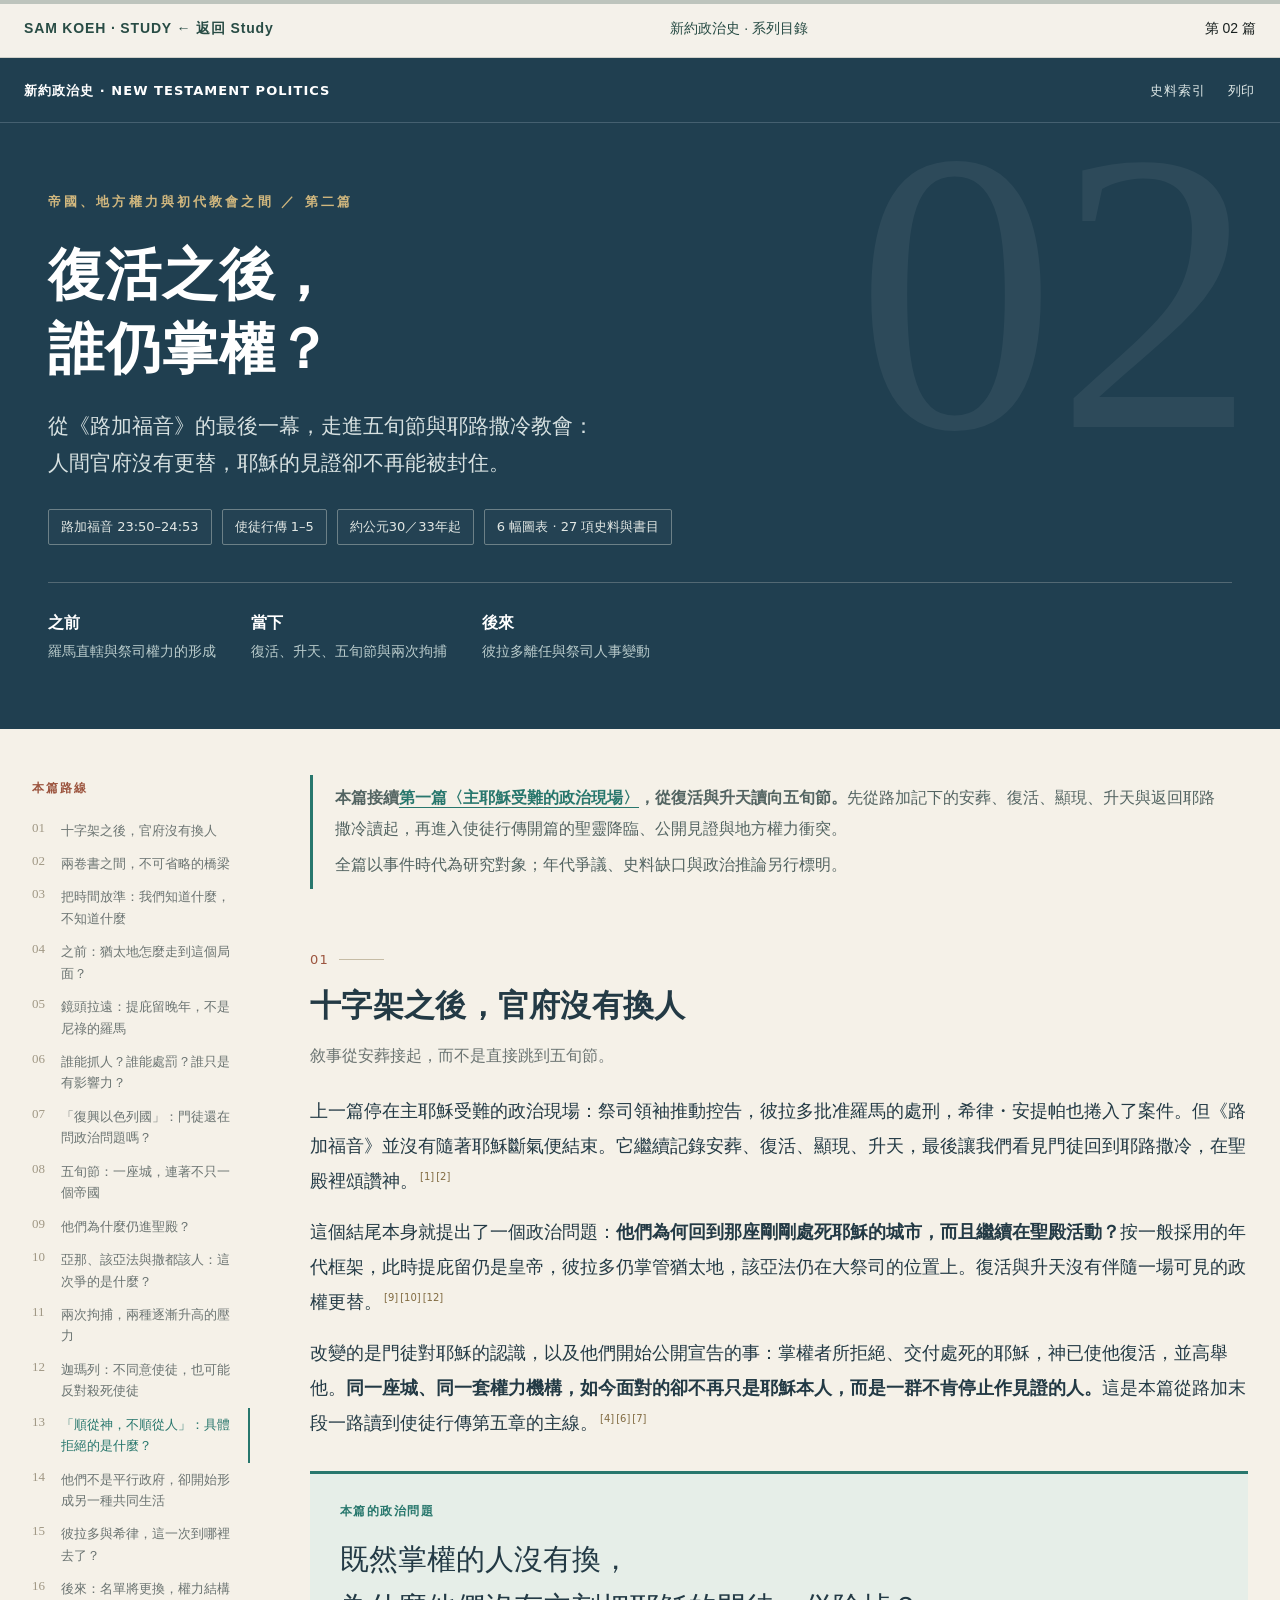
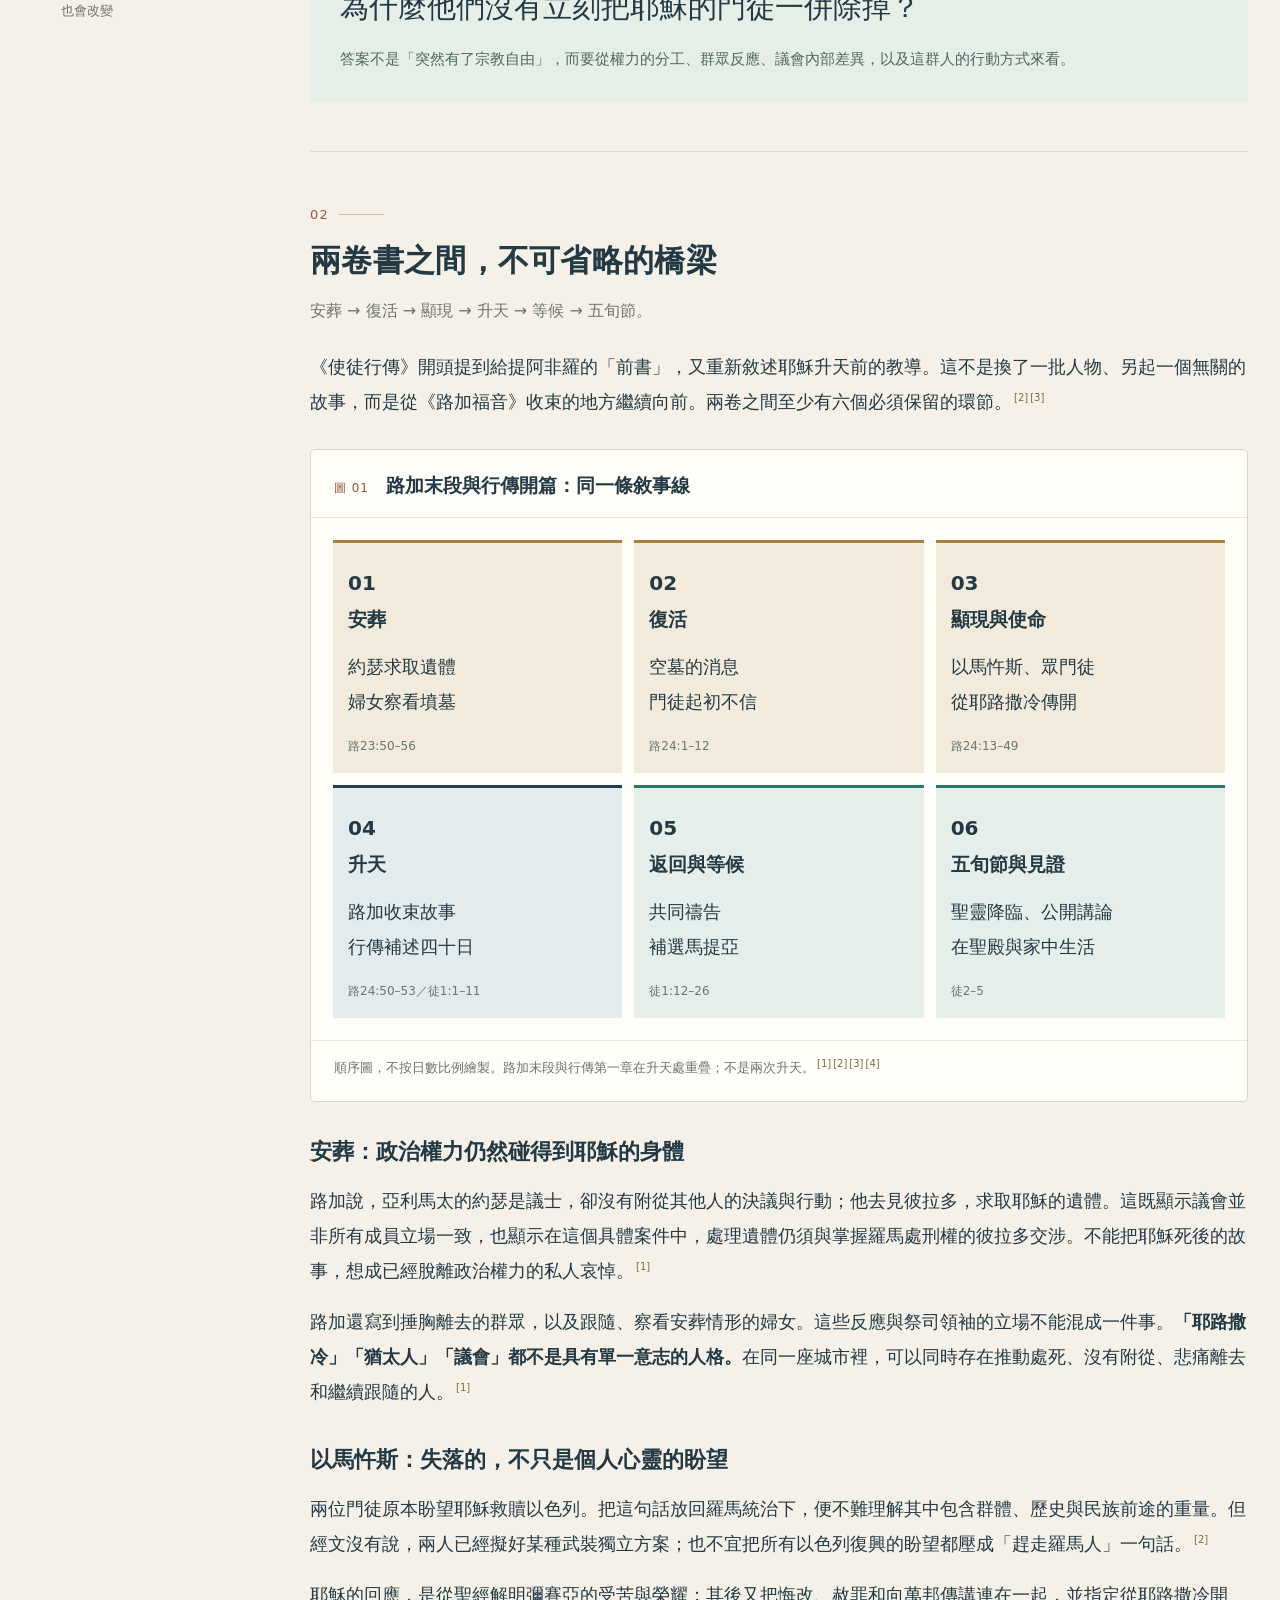
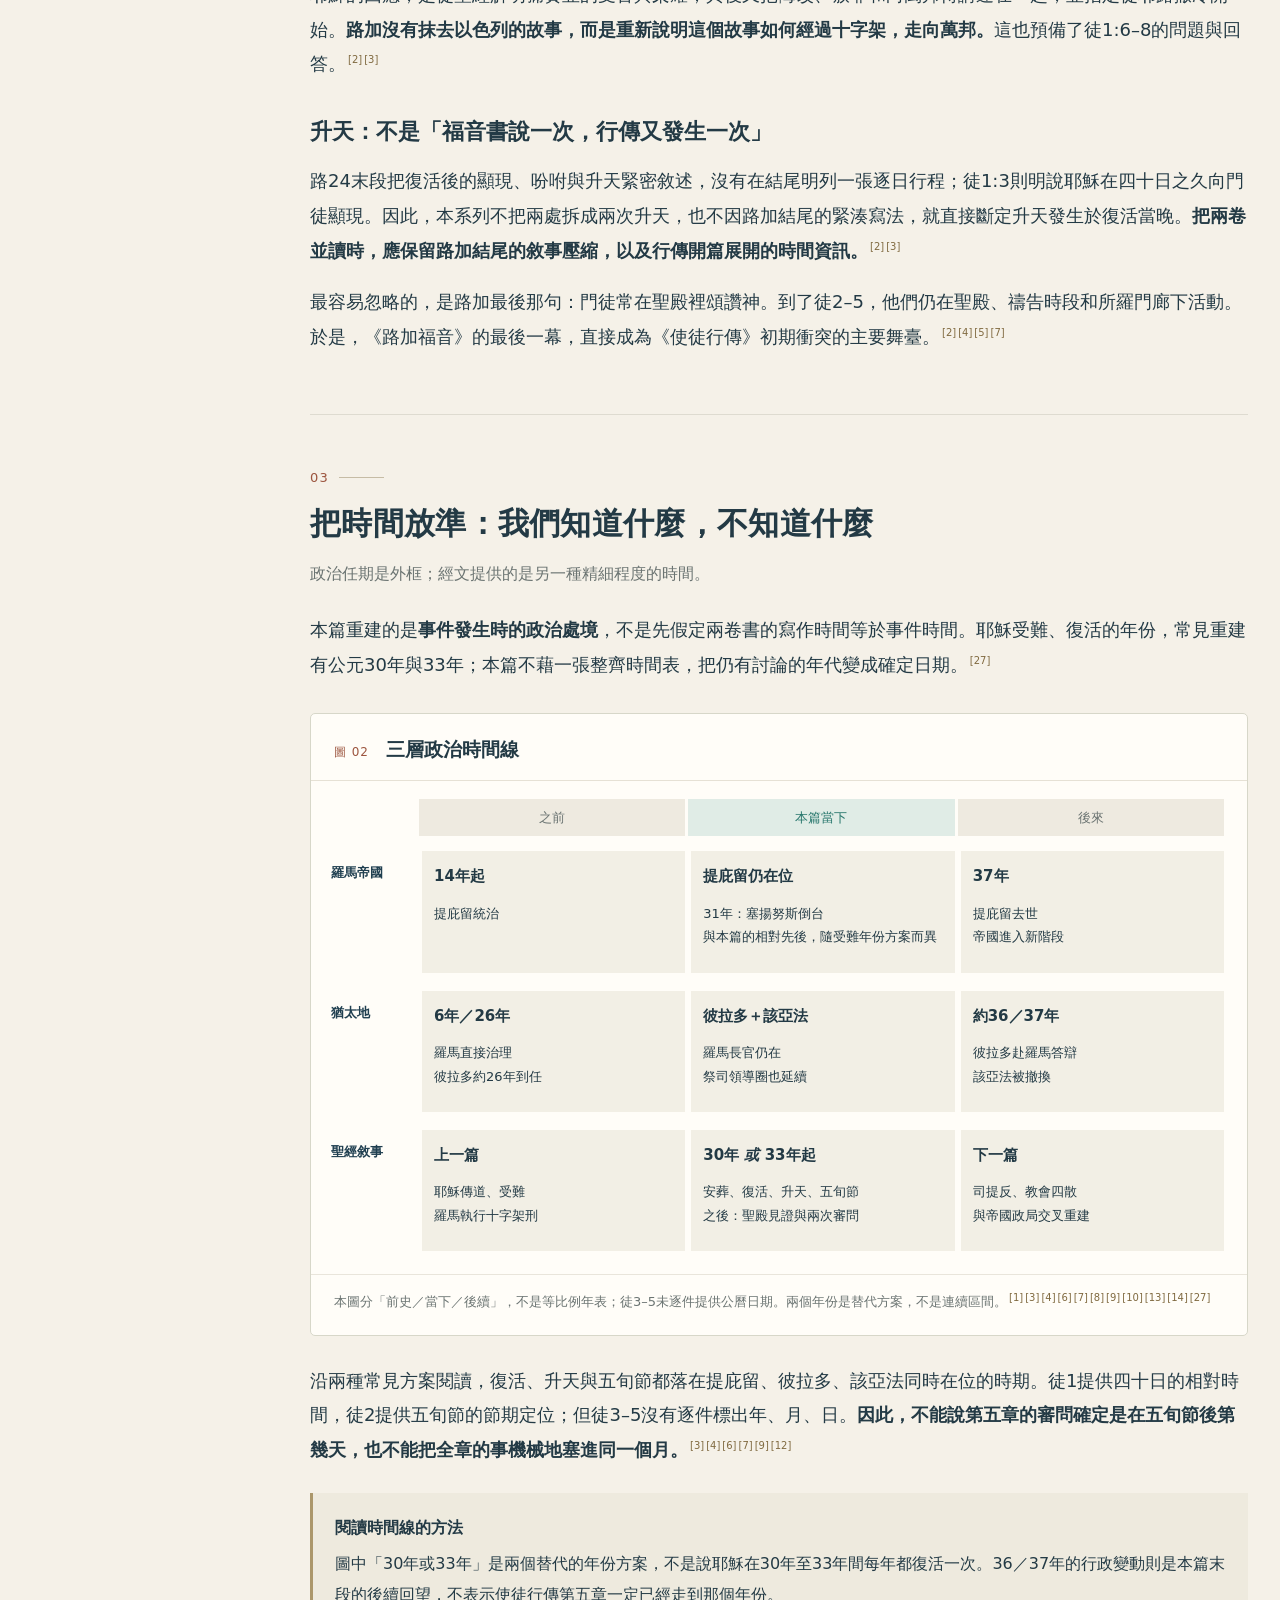
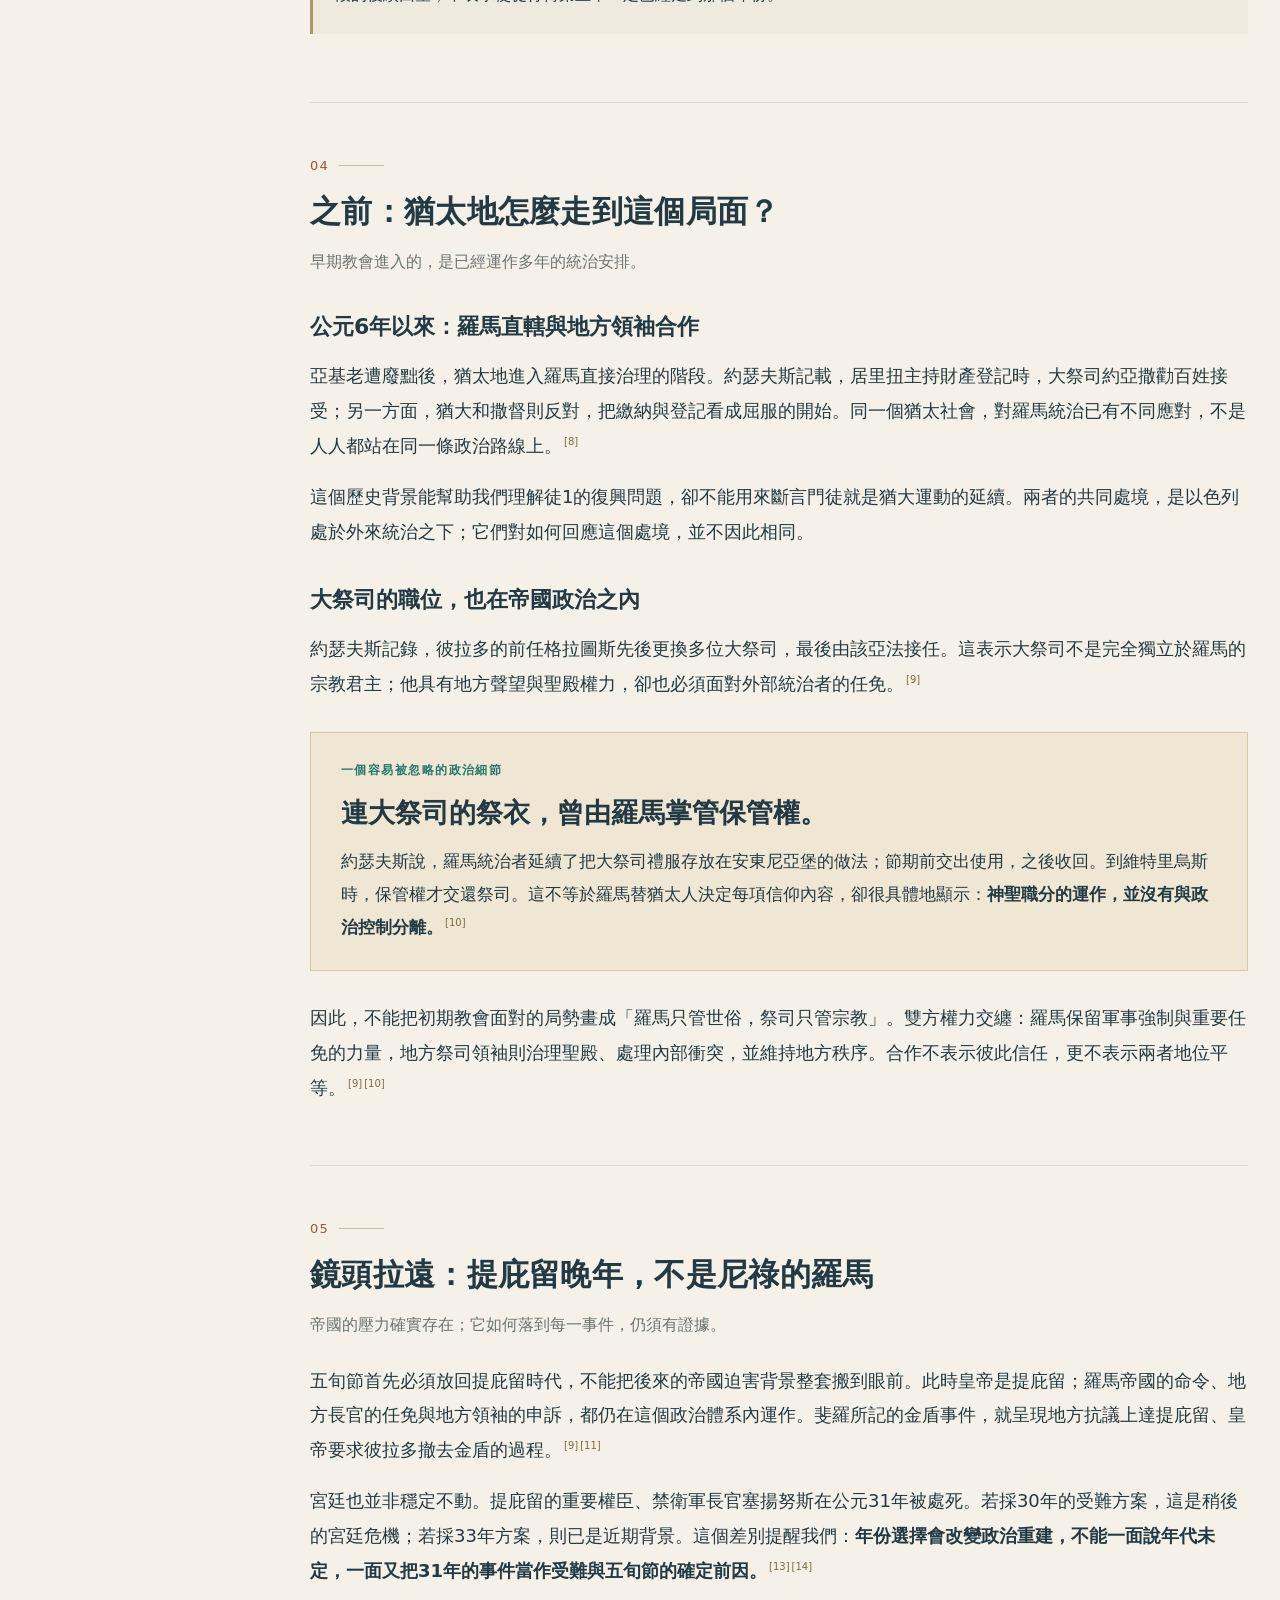
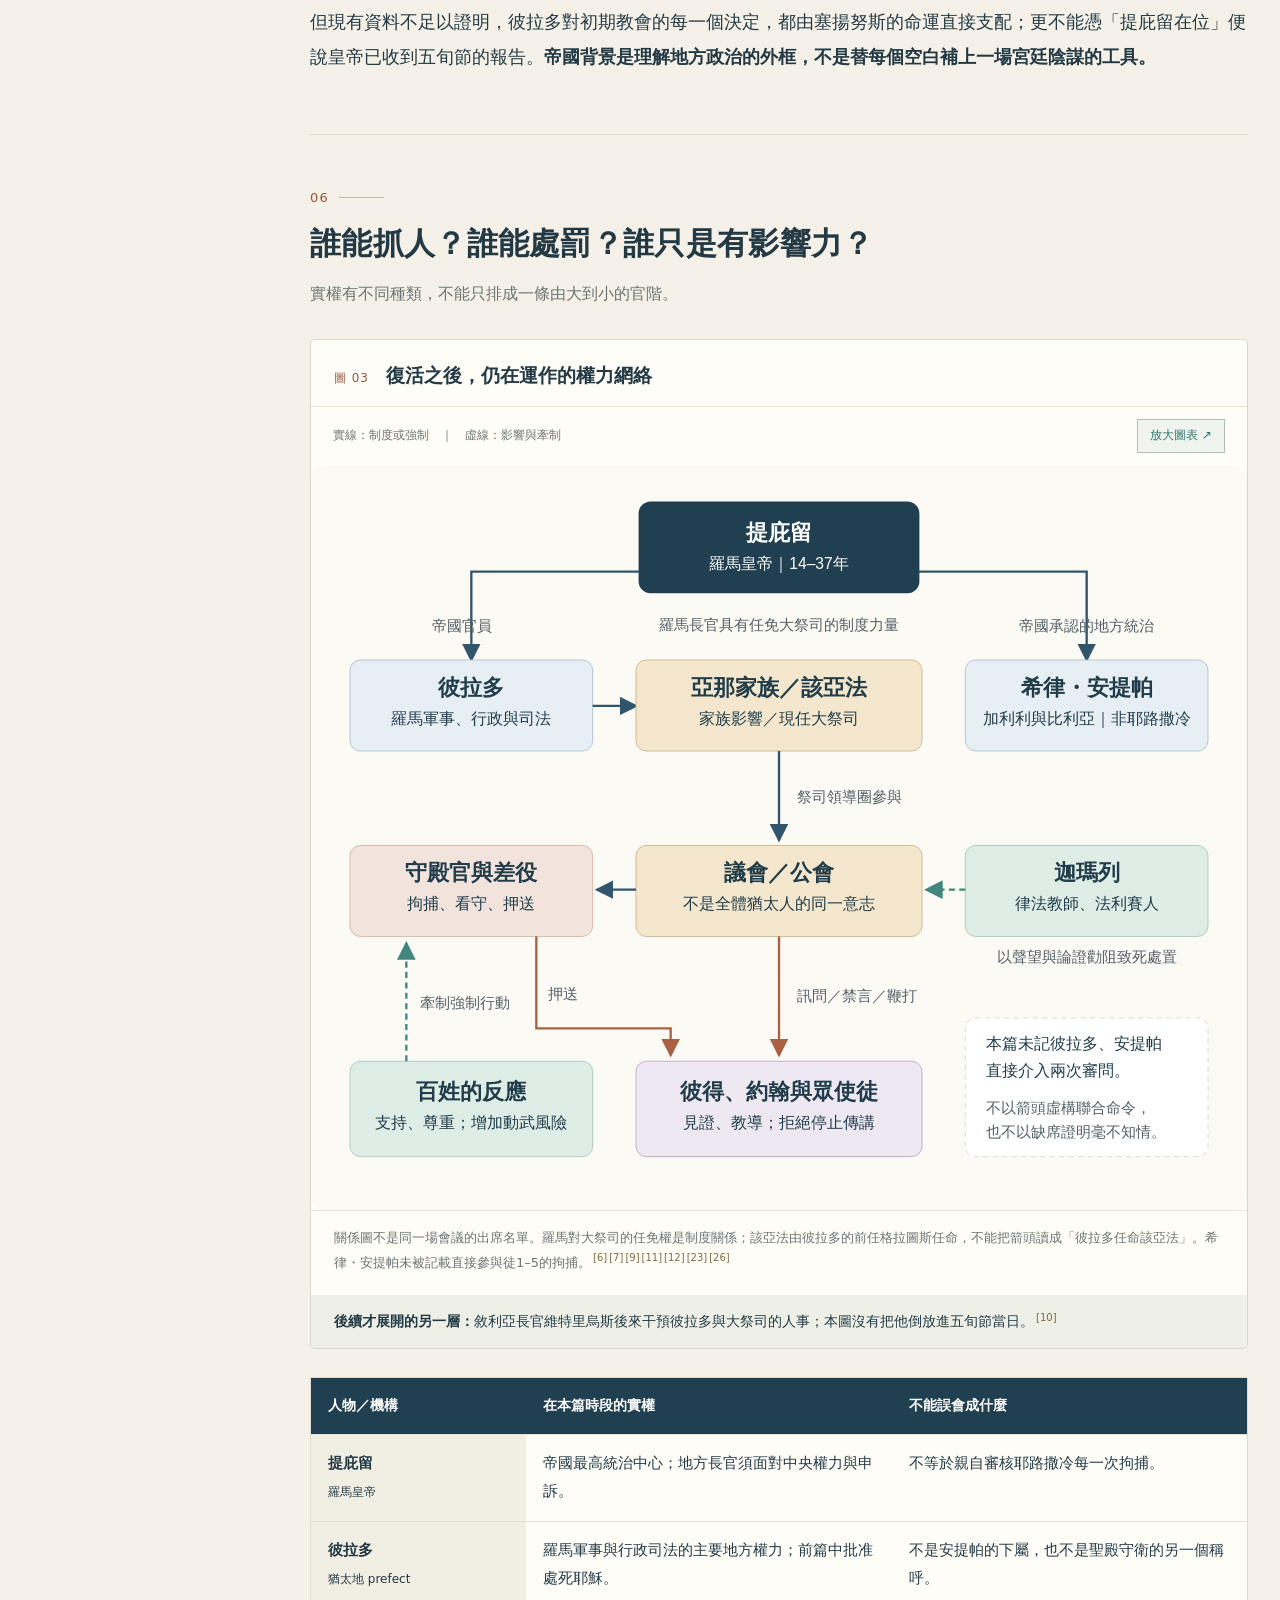
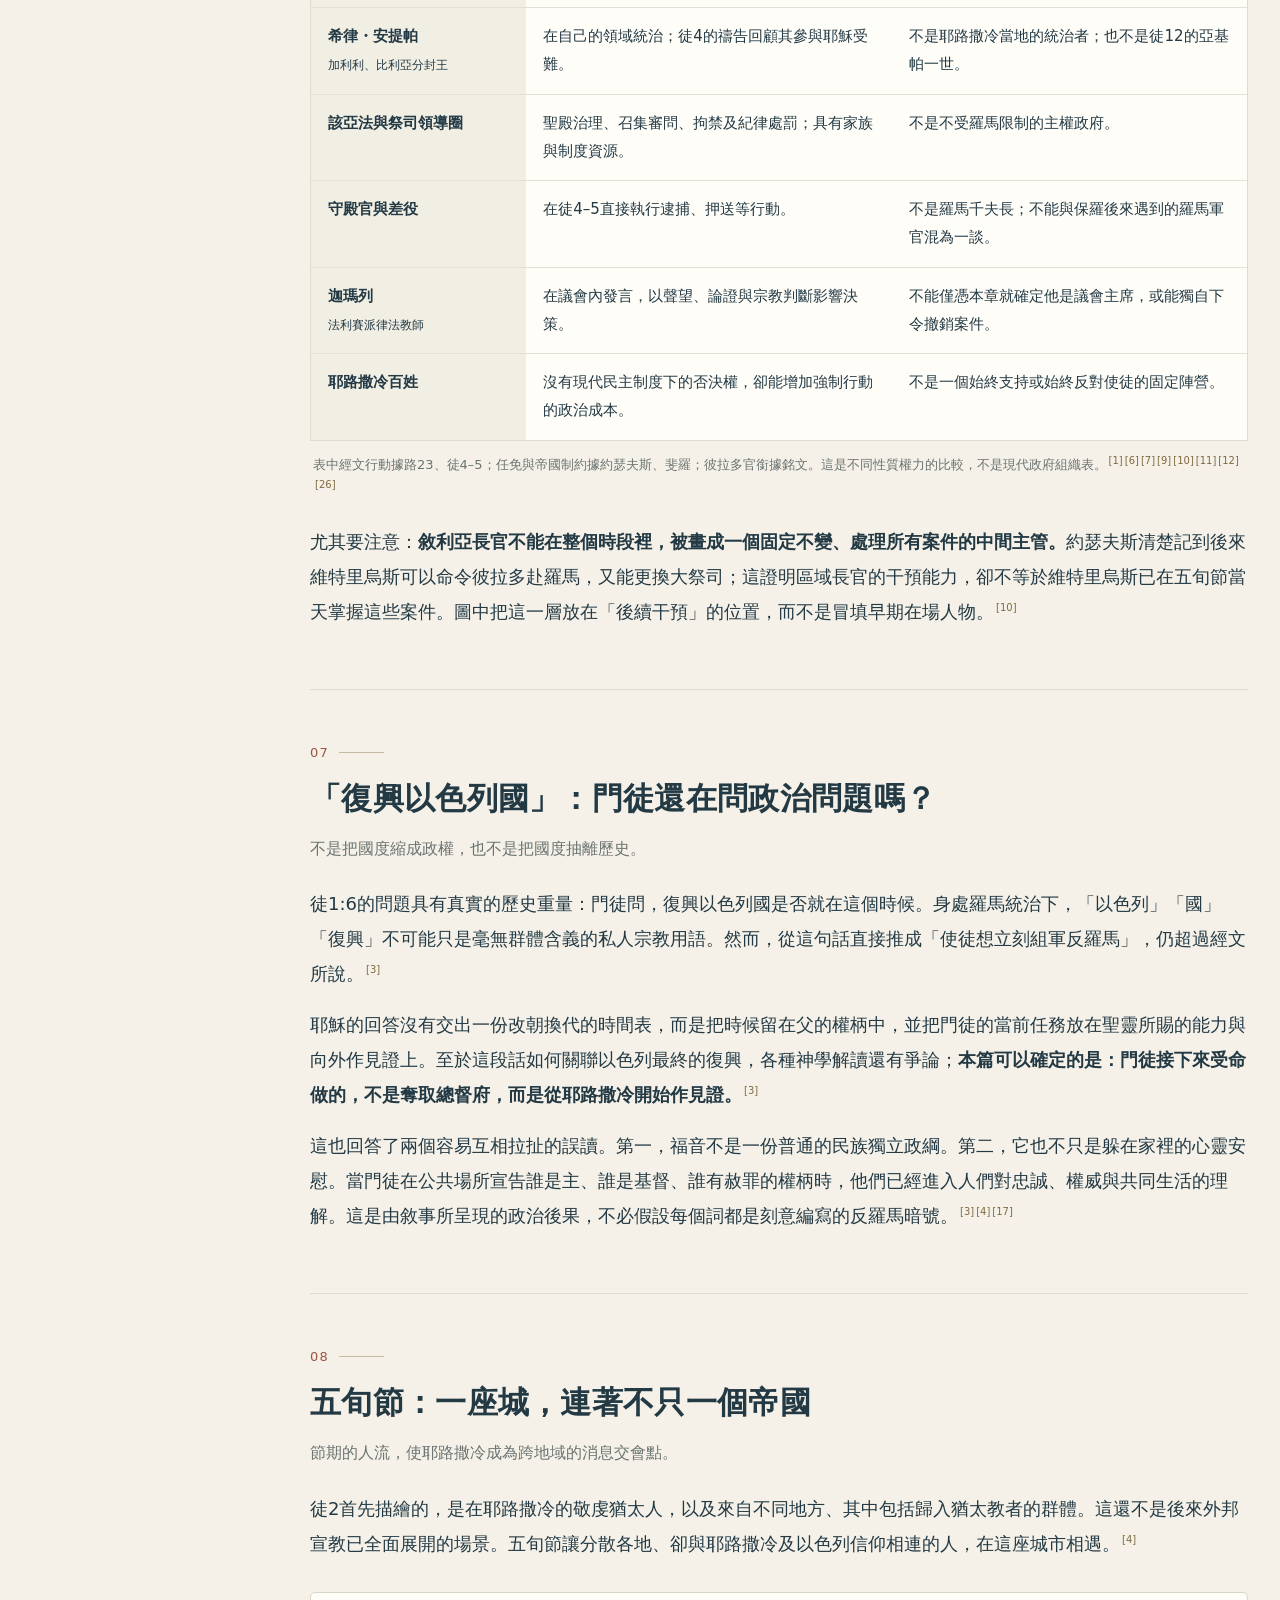
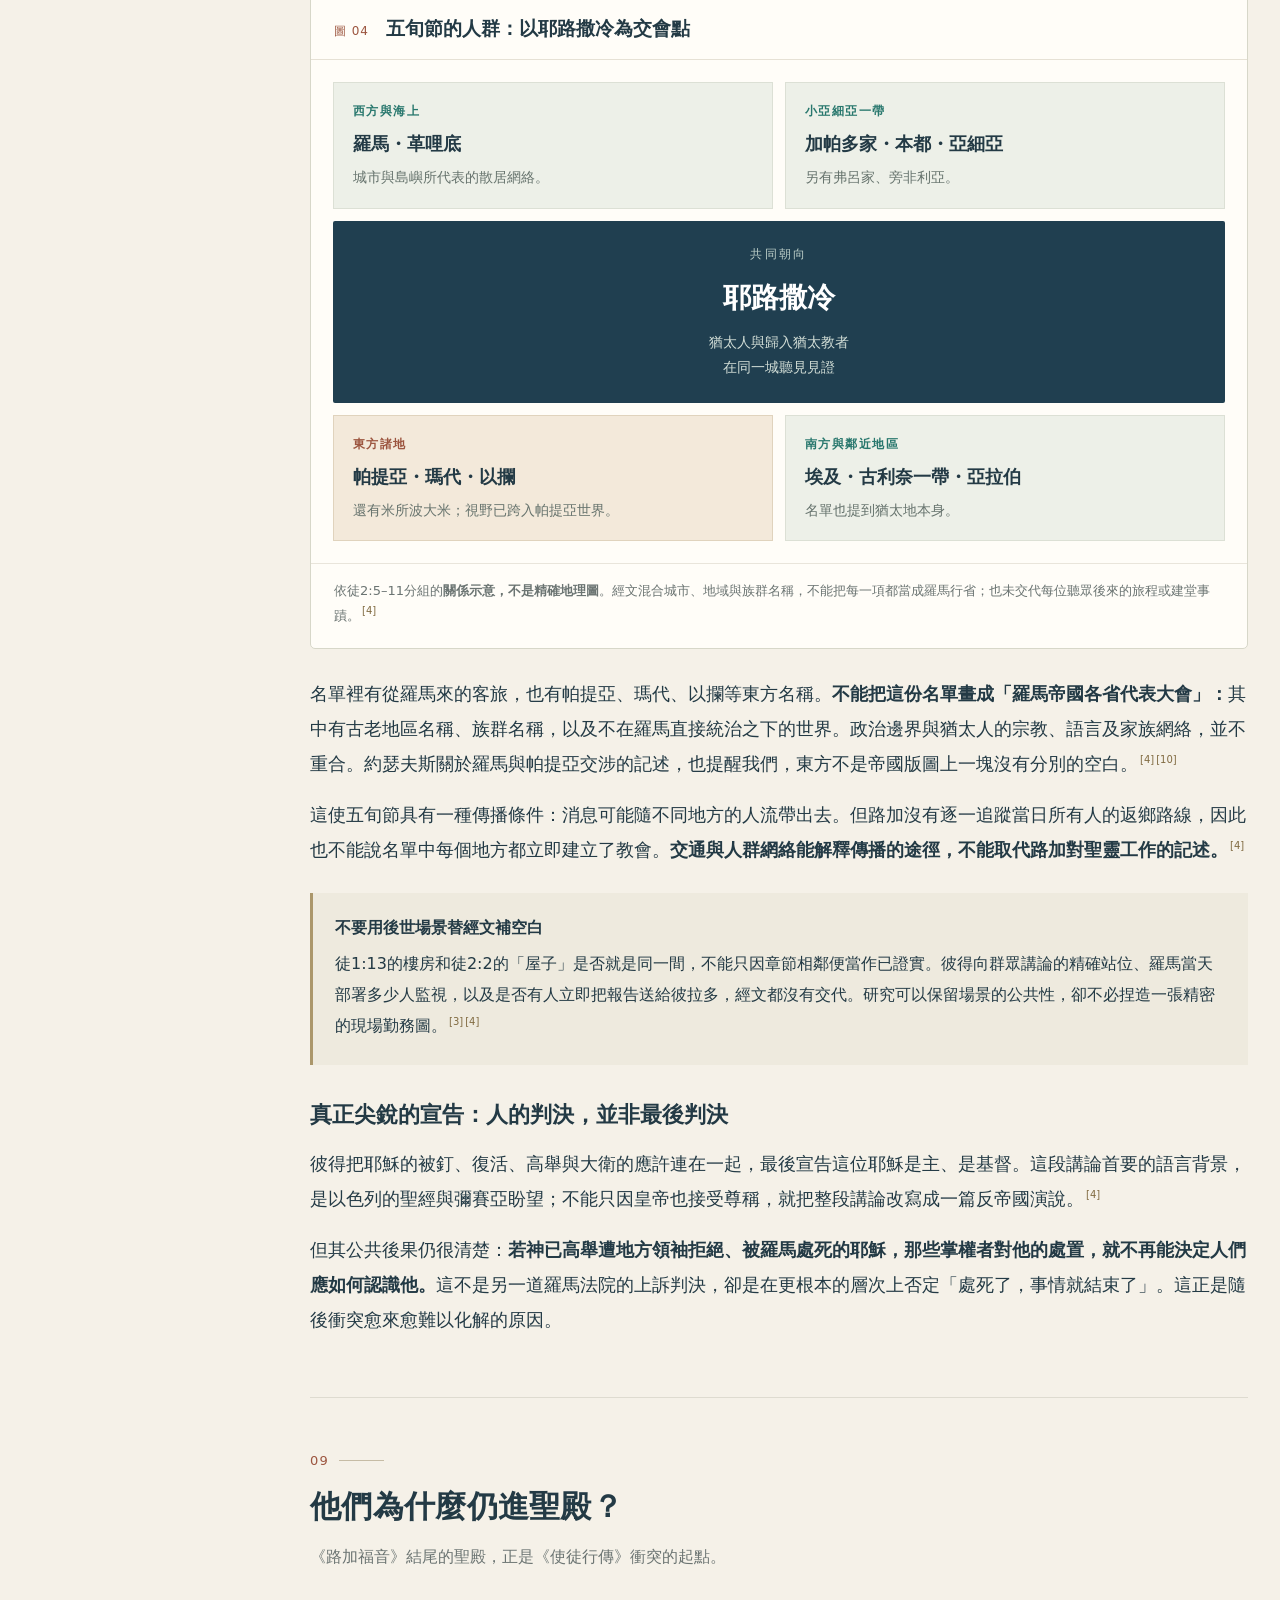
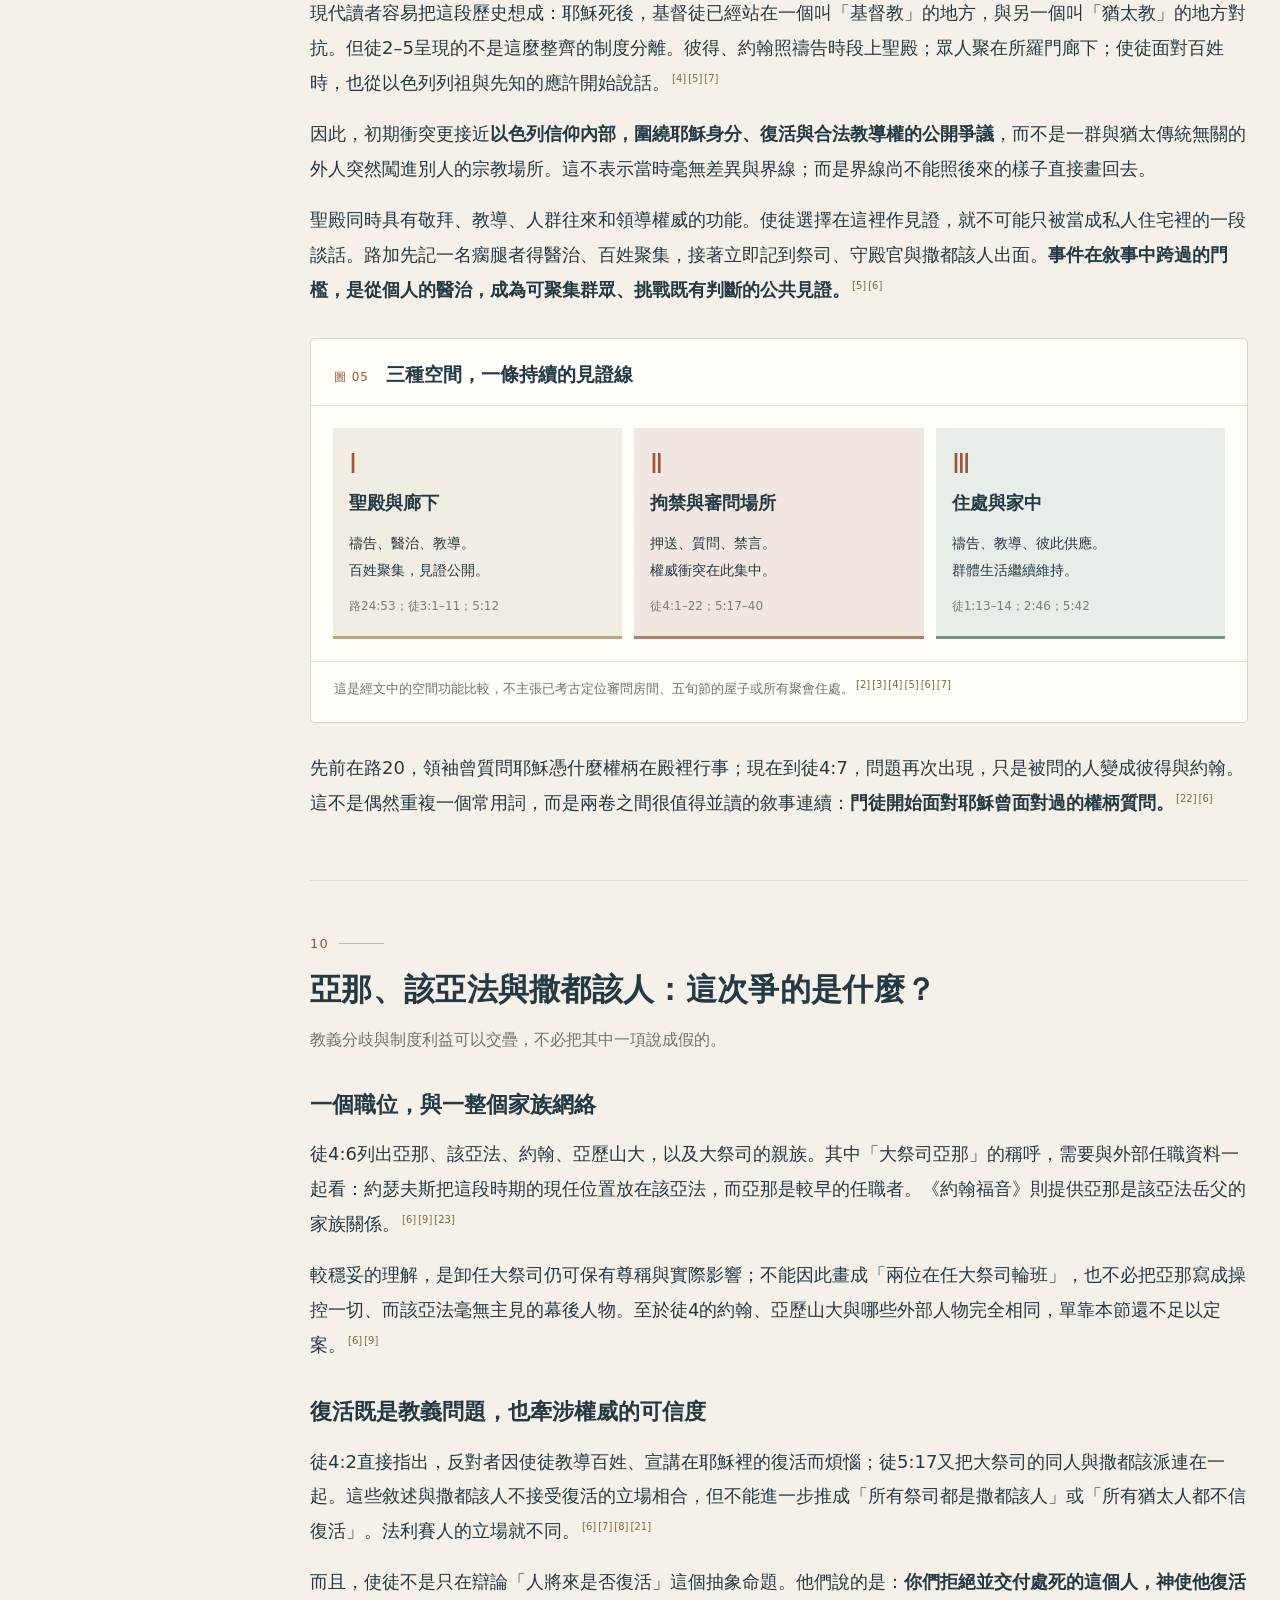
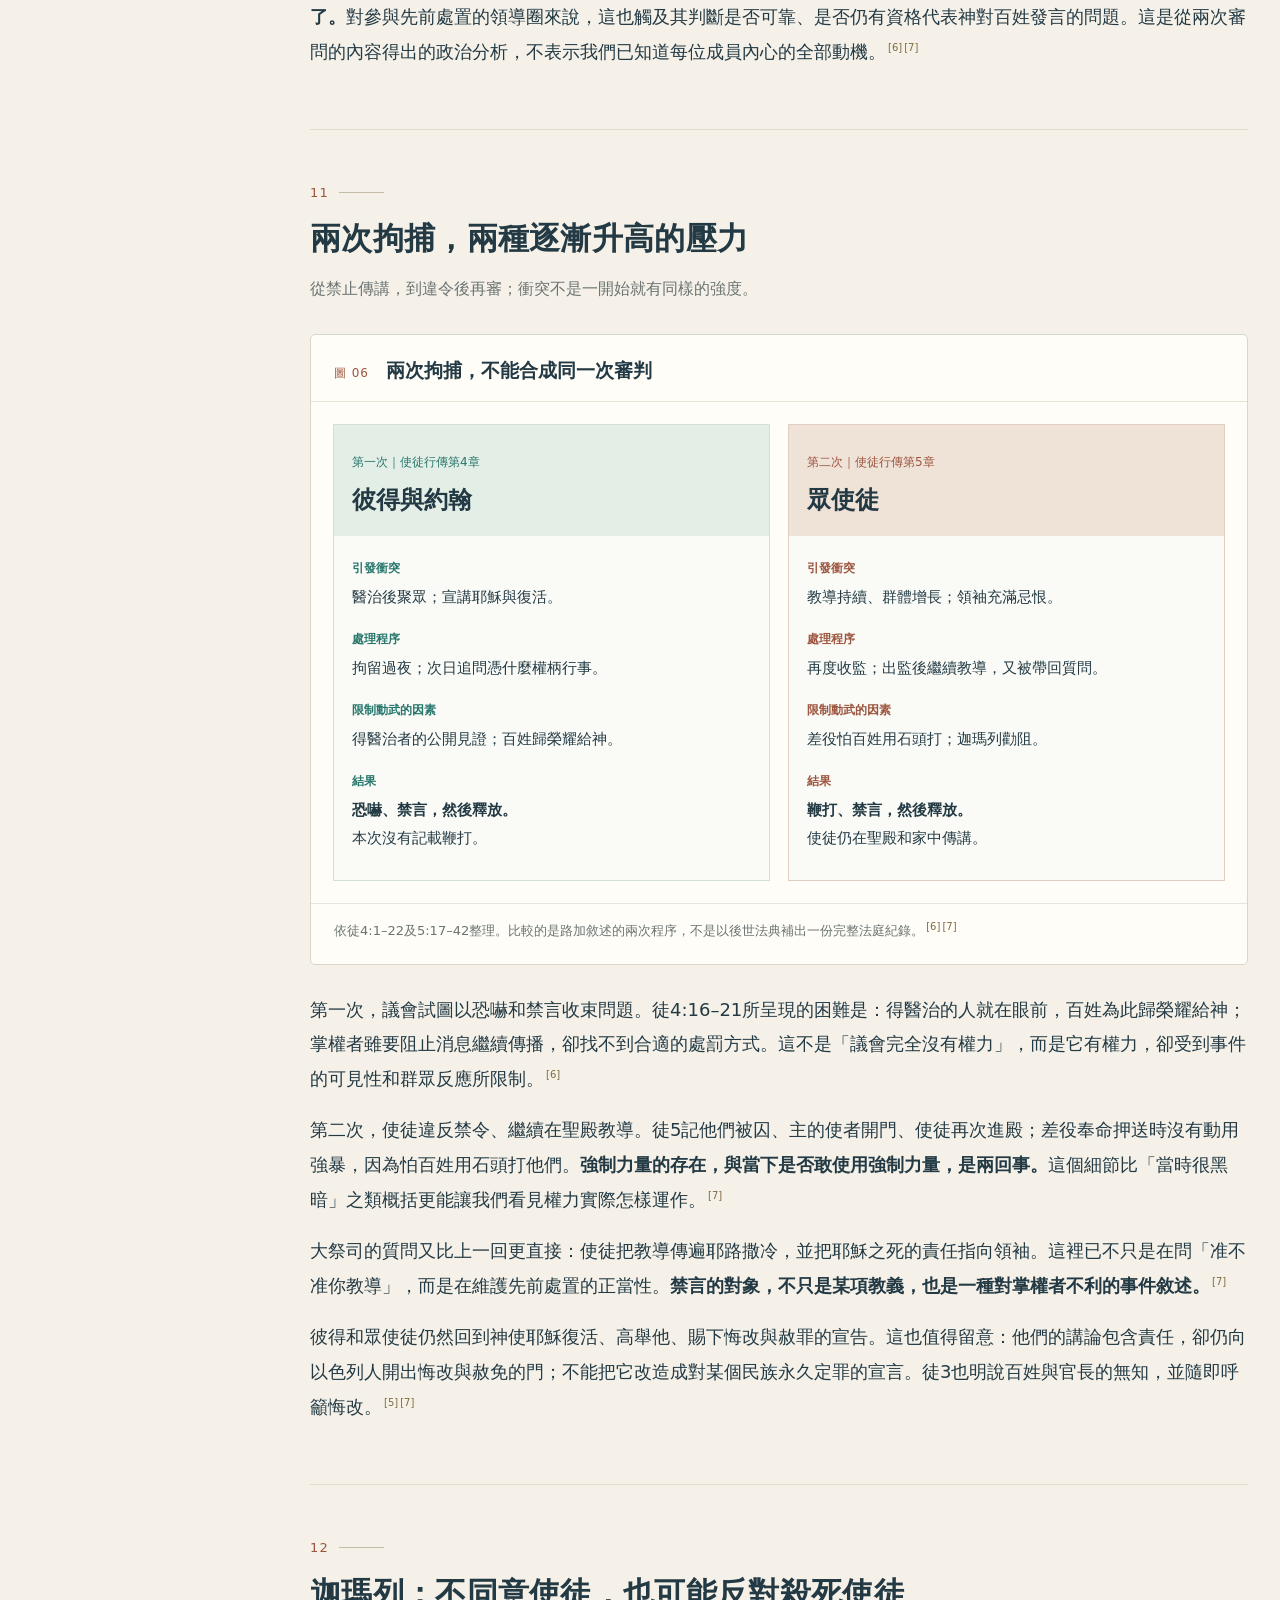
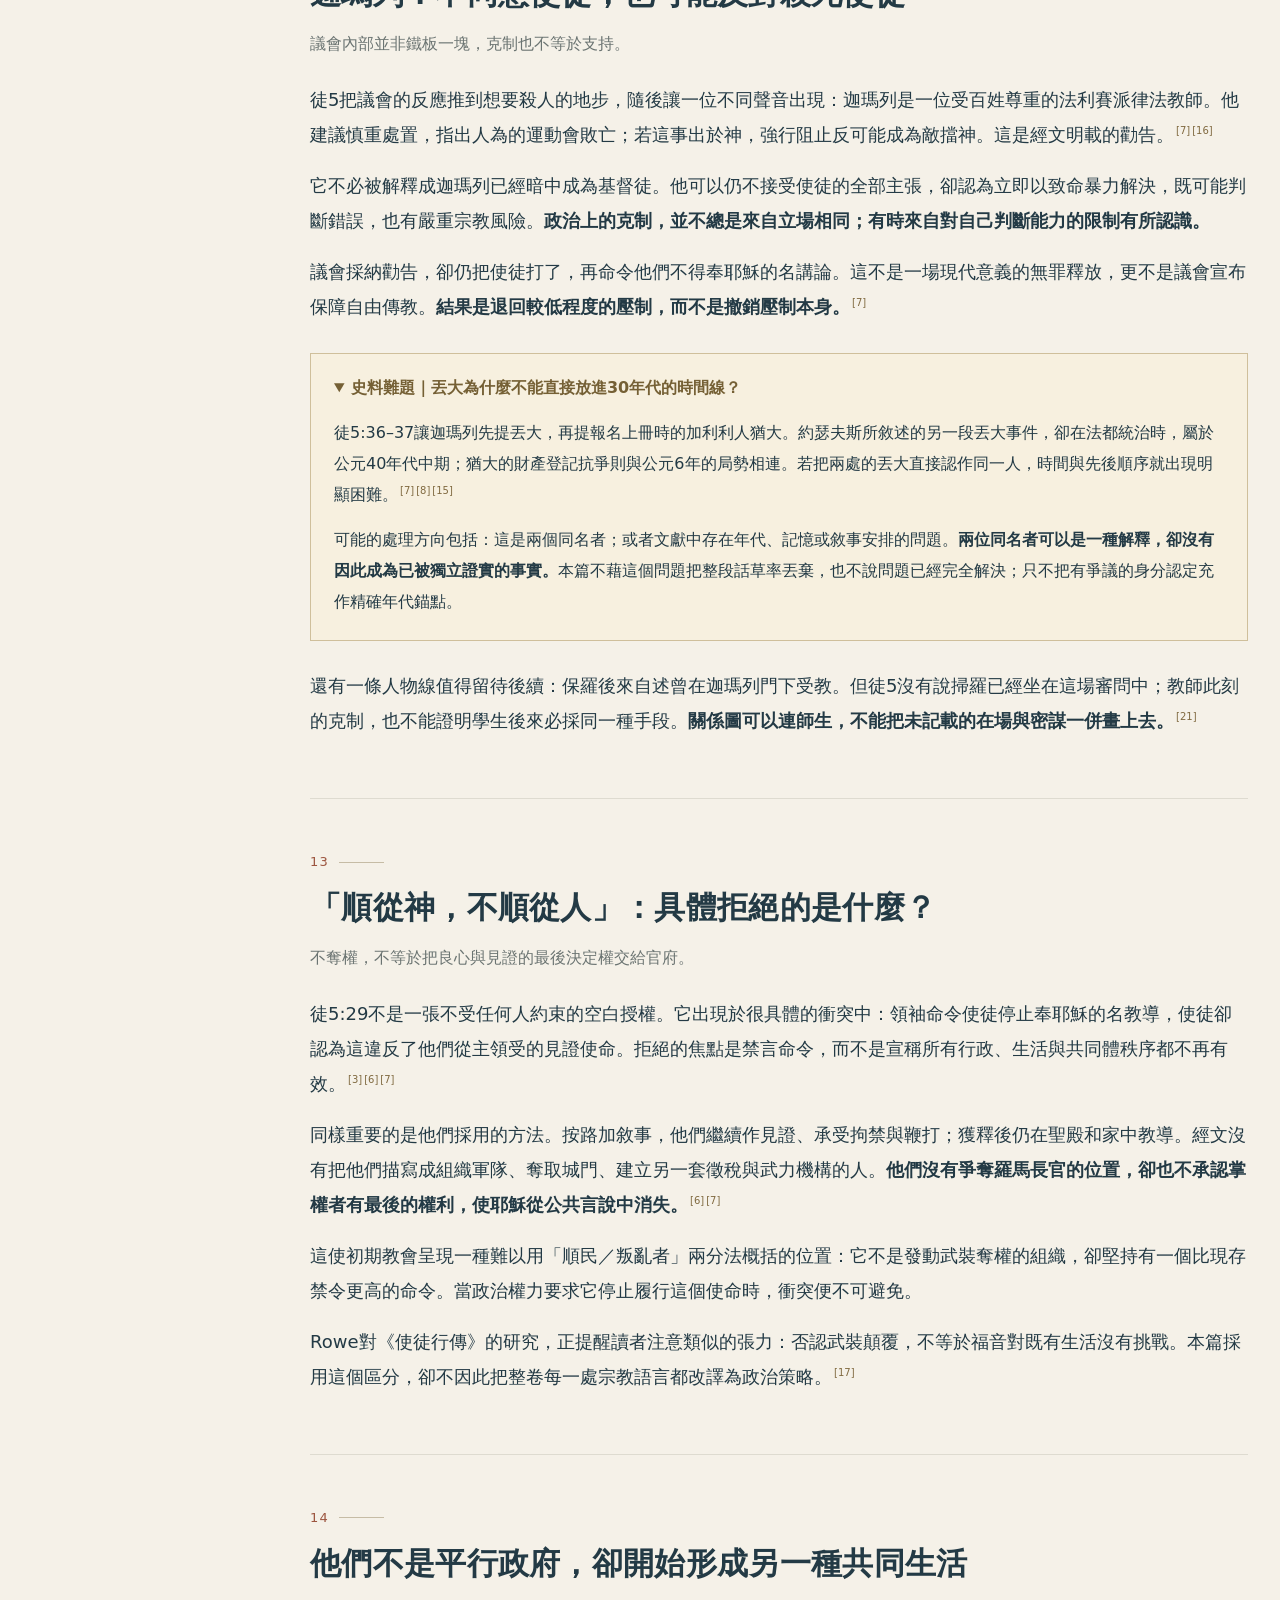
<file: nt-politics/02/index.html>
<!doctype html>
<html lang="zh-Hant"><head><meta charset="utf-8"><meta name="viewport" content="width=device-width,initial-scale=1">
<title>新約政治史②｜復活之後，誰仍掌權？</title>
<meta name="description" content="從路加福音的安葬、復活、升天，銜接使徒行傳1至5章；重建提庇留、彼拉多、該亞法與初期教會的政治處境。">
<style>
:root{--paper:#f5f1e8;--card:#fffdf8;--ink:#233a45;--muted:#6b7472;--navy:#203f50;--teal:#28776d;--rust:#9c553f;--gold:#a68144;--line:#dedbd0;--soft:#eee9de;--font-body:"PingFang TC","Noto Sans CJK TC","Microsoft JhengHei",system-ui,sans-serif;--font-title:"Songti TC","Noto Serif CJK TC","PMingLiU",serif}
*{box-sizing:border-box}
html{scroll-behavior:smooth;scroll-padding-top:85px}
body{margin:0;background:var(--paper);color:var(--ink);font-family:var(--font-body);font-size:18px;line-height:1.94;-webkit-font-smoothing:antialiased}
a{color:var(--teal);text-decoration-thickness:1px;text-underline-offset:4px}
button{font:inherit;cursor:pointer}
button:focus-visible,a:focus-visible,summary:focus-visible{outline:3px solid #bd9e61;outline-offset:4px}
p{margin:.9em 0}
strong{font-weight:650}
h1,h2,h3,h4{line-height:1.45}
h1,h2{font-family:var(--font-title)}
h2{font-size:31px;letter-spacing:.01em;margin:8px 0 18px}
h3{font-size:22px;margin:34px 0 12px}
h4{font-size:19px;margin:8px 0}
small{font-size:.8em}
.skip{position:absolute;left:16px;top:-60px;background:white;padding:10px;z-index:30}
.skip:focus{top:8px}
.progress-track{position:fixed;left:0;right:0;top:0;height:4px;background:#bdc4bd;z-index:25}
.progress{height:4px;background:#c4a76c;width:0}
.topbar{height:65px;display:flex;align-items:center;justify-content:space-between;gap:16px;padding:0 max(24px,calc((100vw - 1280px)/2));background:var(--navy);color:#dce6e5;font-size:13px;letter-spacing:.08em;border-bottom:1px solid #456070}
.topbar .brand{font-weight:650;color:#fff;text-decoration:none;white-space:nowrap}
.topbar .tools{display:flex;align-items:center;gap:18px}
.topbar button,.topbar a:not(.brand){border:0;background:none;color:#dce6e5;font-size:13px;text-decoration:none;padding:2px}
.hero{background:var(--navy);color:#fff;position:relative;overflow:hidden}
.hero:after{content:"02";position:absolute;right:max(24px,calc((100vw - 1250px)/2));top:-70px;font-family:Georgia,serif;font-size:400px;line-height:1.2;color:#fff;opacity:.055;pointer-events:none}
.hero-inner{max-width:1280px;margin:0 auto;padding:66px 48px 64px;position:relative;z-index:1}
.kicker{font-size:13px;letter-spacing:.24em;color:#d0b77e;font-weight:650;margin:0 0 25px}
.hero h1{font-size:clamp(38px,4.4vw,63px);font-weight:650;letter-spacing:.015em;line-height:1.3;max-width:920px;margin:0 0 22px}
.hero .subtitle{max-width:810px;font-size:21px;line-height:1.75;color:#d7e1e1;margin:0 0 28px}
.meta{display:flex;flex-wrap:wrap;gap:10px;font-size:13px;color:#e3e8e5}
.meta span{border:1px solid #6c8087;padding:4px 12px;border-radius:2px;background:#ffffff05}
.hero-bottom{display:flex;gap:35px;margin-top:37px;padding-top:24px;border-top:1px solid #536974;font-size:14px;color:#bacccc}
.hero-bottom strong{display:block;color:#fff;font-size:16px}
.hero-bottom div{max-width:360px}
.layout{max-width:1280px;display:grid;grid-template-columns:228px minmax(0,1fr);gap:50px;margin:0 auto;padding:46px 32px 80px}
.sidebar{align-self:start;position:sticky;top:24px;max-height:calc(100vh - 45px);overflow:auto;font-size:13px;line-height:1.65;padding-right:10px;scrollbar-width:thin}
.sidebar .toc-heading{font-size:12px;letter-spacing:.18em;color:var(--rust);font-weight:700;margin:4px 0 15px}
.toc a{display:flex;gap:10px;text-decoration:none;color:var(--muted);padding:6px 6px 6px 0;border-right:2px solid transparent}
.toc a span{font:13px Georgia,serif;color:#a09885;flex:0 0 19px}
.toc a:hover,.toc a.active{color:var(--teal);border-color:var(--teal)}
.sidebar .aside-foot{border-top:1px solid var(--line);padding-top:18px;margin-top:18px;font-size:12px;color:var(--muted)}
.mobile-toc{display:none}
main{min-width:0}
.editor-note{border-left:3px solid var(--teal);padding:2px 22px 4px;margin:0 0 42px;font-size:16px;color:#536462}
.editor-note p{margin:5px 0}
.part-label{font-size:11px;letter-spacing:.18em;color:var(--rust);font-weight:700;margin:0 0 7px}
.chapter{padding:10px 0 43px;border-bottom:1px solid var(--line);margin:0 0 34px;scroll-margin-top:36px}
.chapter:last-child{border-bottom:0}
.chapter .section-no{display:inline-flex;align-items:center;gap:10px;font-size:13px;color:var(--rust);letter-spacing:.1em}
.section-no:after{content:"";display:block;width:45px;height:1px;background:#c6bca5}
.deck{font-size:16px;color:var(--muted);line-height:1.8;margin:-5px 0 24px}
.ref{font-size:10px;line-height:0;vertical-align:super;margin-left:2px;white-space:nowrap}
.ref a{text-decoration:none;color:#806a40;padding:2px 0}
.thesis{padding:26px 30px 28px;margin:30px 0 6px;border-top:3px solid var(--teal);background:#e6eee8}
.eyebrow{font-size:12px;letter-spacing:.12em;font-weight:700;color:var(--teal);display:block}
.thesis p{font-family:var(--font-title);font-size:29px;line-height:1.65;margin:13px 0}
.thesis small{display:block;color:#516763;font-size:15px}
.note{background:#eeeade;border-left:3px solid #ab976b;padding:19px 22px;margin:25px 0;font-size:16px}
.note p{margin:5px 0}
.artifact-callout{padding:26px 30px;background:#efe7d4;border:1px solid #d8c9a6;margin:30px 0}
.artifact-callout h3{margin:12px 0;font-family:var(--font-title);font-size:27px}
.artifact-callout p{font-size:17px;margin:10px 0 0}
.diagram{margin:30px 0 28px;border:1px solid #d7d7c9;background:var(--card);border-radius:5px;overflow:hidden}
.figure-title{display:flex;gap:17px;align-items:baseline;padding:20px 23px 16px;border-bottom:1px solid #e6e1d5}
.figure-title>span{font:12px var(--font-body);color:var(--rust);letter-spacing:.08em;white-space:nowrap}
.figure-title h3{font-family:var(--font-body);font-size:19px;line-height:1.6;margin:0}
figcaption{font-size:13px;line-height:1.9;color:var(--muted);padding:15px 23px 20px;margin:0;border-top:1px solid #e9e5db}
.diagram-toolbar{display:flex;justify-content:space-between;align-items:center;gap:14px;padding:12px 22px;color:var(--muted);font-size:12px}
.zoom-btn{font-size:12px;line-height:1.6;border:1px solid #aec0b9;background:#f0f4ee;color:var(--teal);padding:6px 12px;white-space:nowrap}
.under-diagram{padding:14px 23px;background:#eef0e8;font-size:14px;line-height:1.8}
.svg-scroll{overflow-x:auto;-webkit-overflow-scrolling:touch}
.svg-scroll svg{display:block;width:100%;height:auto;min-width:720px}
.bridge-grid{display:grid;grid-template-columns:repeat(3,minmax(0,1fr));padding:22px;gap:12px}
.bridge-node{padding:17px 15px;position:relative;border-top:3px solid var(--gold);background:#f2ebdc;min-width:0}
.bridge-node.acts{border-color:var(--teal);background:#e5eee8}
.bridge-node.bridge{border-color:var(--navy);background:#e4ebed}
.bridge-node b,.bridge-node strong{display:block;font-size:20px;line-height:1.5;margin:8px 0}
.bridge-node small{display:block;font-size:12px;line-height:1.7;color:#697772}
.bridge-node>span{font:12px Georgia,serif;color:var(--muted)}
.era-strip{display:grid;grid-template-columns:repeat(3,minmax(0,1fr));padding:18px 20px 0 108px;text-align:center;font-size:13px;color:var(--muted)}
.era-strip span{background:#eeeae0;padding:6px 4px;border-right:3px solid var(--card)}
.era-strip span:nth-child(2){background:#e0ece6;color:var(--teal)}
.timeline-row{display:grid;grid-template-columns:88px minmax(0,1fr);padding:12px 20px 0;gap:0}
.timeline-row:last-of-type{padding-bottom:20px}
.lane-title{font-size:13px;font-weight:650;padding:12px 10px 0 0;color:var(--navy)}
.lane-cells{display:grid;grid-template-columns:repeat(3,minmax(0,1fr));font-size:13px;line-height:1.8}
.lane-cells>div{background:#f2efe5;border:3px solid var(--card);padding:12px}
.lane-cells>div.current{background:#e6f0e9}
.lane-cells strong{display:block;font-size:15px;margin-bottom:7px}
.lane-cells small{font-size:12px;display:block;line-height:1.8;color:#74807a}
.timeline-row.biblical .lane-cells>div.current{border-top:3px solid var(--teal)}
.table-wrap{overflow-x:auto;margin:25px 0 0;border:1px solid var(--line);background:var(--card)}
table{width:100%;border-collapse:collapse;font-size:15px;line-height:1.85;min-width:625px}
th,td{text-align:left;vertical-align:top;padding:15px 17px;border-bottom:1px solid #e4e0d5}
th{background:var(--navy);color:#fff;font-size:14px;font-weight:600}
th:first-child,td:first-child{width:23%}
td:first-child{background:#f1eee4}
tr:last-child td{border-bottom:0}
.caption{font-size:13px;color:var(--muted);line-height:1.85;margin:12px 3px 24px}
.diaspora-grid{display:grid;grid-template-columns:1fr 1fr;gap:12px;padding:22px}
.origin{padding:17px 19px;background:#edf0e8;border:1px solid #dce0d5}
.origin h4{font-size:18px;margin:8px 0}
.origin p{font-size:14px;line-height:1.8;margin:0;color:#66736d}
.origin.east{background:#f3e9da;border-color:#e0d3bd}
.origin.east .eyebrow{color:var(--rust)}
.destination{grid-column:1/-1;background:var(--navy);padding:22px;text-align:center;color:white;position:relative;border-radius:2px}
.destination>span{display:block;letter-spacing:.2em;font-size:12px;color:#bdcfc9}
.destination strong{font-family:var(--font-title);display:block;font-size:28px;margin:5px 0}
.destination small{display:block;font-size:14px;line-height:1.8;color:#d1ddd6}
.space-grid{display:grid;grid-template-columns:repeat(3,minmax(0,1fr));gap:12px;padding:22px}
.space-grid>div{padding:20px 16px;background:#f1ede2;border-bottom:3px solid #bba77b}
.space-grid>div:nth-child(2){background:#f2e7e0;border-color:#b47b67}
.space-grid>div:nth-child(3){background:#e7eee7;border-color:#6d9784}
.space-icon{display:block;font:27px Georgia,serif;color:var(--rust)}
.space-grid h4{font-size:18px;line-height:1.65}
.space-grid p{font-size:14px;line-height:1.9}
.space-grid small{font-size:12px;color:#788077;line-height:1.7;display:block}
.hearing-grid{display:grid;grid-template-columns:repeat(2,minmax(0,1fr));gap:18px;padding:22px}
.hearing{border:1px solid #d3dfd7;background:#fafbf6}
.hearing header{background:#e3eee6;padding:18px}
.hearing header span{font-size:12px;color:var(--teal)}
.hearing h4{font-family:var(--font-title);font-size:24px;margin:5px 0 0}
.hearing dl{padding:5px 18px 12px;margin:0}
.hearing dt{font-size:12px;font-weight:700;color:var(--teal);margin-top:16px}
.hearing dd{font-size:15px;margin:4px 0 15px;line-height:1.85}
.hearing.second{border-color:#e2cec0}
.hearing.second header{background:#efe2d7}
.hearing.second dt,.hearing.second header span{color:var(--rust)}
.research{border:1px solid #cfbf9b;background:#f7f0df;margin:28px 0;padding:20px 23px;font-size:16px}
.research summary{font-weight:650;cursor:pointer;line-height:1.8;color:#756035}
.research p:last-child{margin-bottom:3px}
.three-cards{display:grid;grid-template-columns:repeat(3,minmax(0,1fr));gap:12px;margin:25px 0}
.three-cards>div{border:1px solid var(--line);background:var(--card);padding:18px 15px}
.three-cards h4{font-size:17px;margin:12px 0}
.three-cards p{font-size:14px;line-height:1.85;margin:10px 0 0}
.pill{font-size:11px;line-height:1.5;display:inline-block;padding:4px 8px;background:#e1ece2;color:var(--teal)}
.pill.interpretation{color:#826d3e;background:#efe8d4}
.pill.uncertain{color:#895b50;background:#f0e1da}
.next{background:#e6ebe7;padding:25px 29px;margin:28px 0 0;border-top:2px solid #739181}
.next h3{font-family:var(--font-title);font-size:25px;margin:12px 0}
.next p{font-size:16px;margin:12px 0 0}
.closing-quote{background:var(--navy);color:#e4ece9;padding:30px 34px;margin:33px 0 0;border-left:5px solid #c3a76f}
.closing-quote p{font-family:var(--font-title);font-size:24px;line-height:1.9;margin:5px 0 20px}
.closing-quote .accent{color:#dec994}
.closing-quote small{color:#bdcfca;font-size:13px}
.closing-quote .ref a{color:#dfc688}
.appendix{margin:45px 0;padding-top:20px}
.appendix h2{font-size:27px}
.name-grid{display:grid;grid-template-columns:1fr 1fr;gap:12px}
.name-grid>div{background:#eeeade;padding:18px 20px;font-size:14px}
.name-grid h4{font-size:17px;margin:0 0 8px}
.name-grid p{margin:5px 0;line-height:1.85}
.sources{border-top:2px solid var(--navy);padding-top:25px}
.sources .intro{font-size:14px;color:var(--muted)}
.source-list{padding:0;list-style:none;counter-reset:source}
.source-list li{font-size:14px;line-height:1.85;padding:15px 0 15px 43px;border-bottom:1px solid var(--line);position:relative;scroll-margin-top:30px}
.source-list li:before{counter-increment:source;content:"[" counter(source) "]";font:14px Georgia,serif;color:var(--rust);position:absolute;top:19px;left:0}
.source-list .cat{font-size:10px;letter-spacing:.03em;border:1px solid #c7cdc4;color:#6f7b70;padding:2px 6px;display:inline-block;margin-right:8px;vertical-align:middle}
.source-list p{margin:5px 0 0;color:var(--muted);font-size:12px}
.resources-grid{display:grid;grid-template-columns:1fr 1fr;gap:16px}
.resource-card{background:var(--card);border:1px solid var(--line);padding:20px}
.resource-card .artifact-symbol{font:46px Georgia,serif;color:#b1a27c;line-height:1}
.resource-card h4{font-size:18px}
.resource-card p{font-size:14px;line-height:1.8;color:var(--muted)}
.resource-card a{font-size:13px}
.footer{background:#e9e5da;padding:30px 26px;color:#6e766e;font-size:13px;text-align:center;border-top:1px solid var(--line)}
.footer strong{color:var(--navy)}
dialog{width:min(1350px,96vw);max-width:96vw;border:1px solid #82948c;background:var(--paper);padding:0;border-radius:5px;max-height:94vh}
dialog::backdrop{background:#182a32bb}
.modal-head{display:flex;justify-content:space-between;padding:12px 20px;position:sticky;top:0;background:var(--navy);color:white;z-index:3;font-size:15px}
.modal-head button{border:1px solid #8aa29e;background:none;color:white;font-size:14px;padding:3px 13px}
.modal-content{overflow:auto;padding:10px}
.modal-content svg{display:block;width:100%;min-width:1000px;height:auto}
@media(min-width:1300px){body{font-size:19px}.layout{gap:58px}}
@media(max-width:1000px){
.layout{grid-template-columns:1fr;max-width:900px;padding:30px 28px 60px}
.sidebar{display:none}.mobile-toc{display:block;margin-bottom:32px;border:1px solid var(--line);background:var(--card);font-size:14px;padding:14px 18px}
.mobile-toc summary{color:var(--teal);cursor:pointer;font-weight:650}
.mobile-toc .toc{display:grid;grid-template-columns:1fr 1fr;gap:2px 18px;margin-top:15px}
.hero-inner{padding:48px 30px 43px}.hero:after{font-size:320px;top:0}
.editor-note{margin-bottom:28px}
}
@media(max-width:600px){
body{font-size:17px;line-height:1.93}.topbar{height:58px;padding:0 20px;font-size:12px}.topbar .tools{gap:12px}.topbar .tools a{display:none}
.hero-inner{padding:37px 22px 35px}.kicker{font-size:11px;margin-bottom:21px;letter-spacing:.16em}.hero h1{font-size:37px;line-height:1.43;max-width:350px}.hero .subtitle{font-size:17px;line-height:1.8}
.hero:after{font-size:255px;right:-10px;top:100px}
.meta{gap:7px;font-size:11px}.meta span{padding:4px 9px}.hero-bottom{gap:18px;font-size:12px;margin-top:26px;padding-top:20px}.hero-bottom strong{font-size:14px}
.layout{padding:24px 20px 42px;gap:0}.mobile-toc{margin-bottom:27px}.mobile-toc .toc{grid-template-columns:1fr}
h2{font-size:26px;line-height:1.6;margin:7px 0 18px}h3{font-size:21px;line-height:1.7;margin-top:29px}
.chapter{padding-bottom:31px;margin-bottom:27px}.deck{font-size:15px}.editor-note{font-size:14px;padding-left:17px}
.thesis{padding:21px 20px}.thesis p{font-size:24px;line-height:1.75}.thesis small{font-size:14px}
.note{padding:17px 18px;font-size:15px}.artifact-callout{padding:23px 21px}.artifact-callout h3{font-size:24px}.artifact-callout p{font-size:16px}
.figure-title{padding:16px;gap:11px;align-items:flex-start}.figure-title h3{font-size:17px}.figure-title>span{font-size:11px;line-height:2.5}
figcaption{padding:14px 16px 17px;font-size:12px}.diagram{margin:25px 0}.diagram-toolbar{padding:12px 15px;align-items:flex-start}.diagram-toolbar>span{font-size:11px;line-height:1.8}
.bridge-grid{grid-template-columns:repeat(2,minmax(0,1fr));padding:14px;gap:10px}.bridge-node{padding:14px 12px}.bridge-node b,.bridge-node strong{font-size:18px}
.era-strip{padding:15px 10px 0 67px;font-size:11px}.timeline-row{grid-template-columns:57px minmax(0,1fr);padding:9px 10px 0}.lane-title{font-size:11px;padding-right:5px}
.lane-cells{font-size:11px;line-height:1.8}.lane-cells>div{padding:7px 5px;border-width:2px}.lane-cells strong{font-size:12px;line-height:1.8}.lane-cells small{font-size:10px}.timeline-row:last-of-type{padding-bottom:13px}
.diaspora-grid{padding:14px;gap:9px}.origin{padding:14px 12px}.origin h4{font-size:16px;line-height:1.8}.origin p{font-size:12px}.origin .eyebrow{font-size:10px}
.destination{padding:17px}.destination strong{font-size:25px}.destination small{font-size:12px}
.space-grid{grid-template-columns:1fr;padding:14px;gap:10px}.space-grid>div{padding:17px 18px;position:relative;padding-left:60px}.space-icon{position:absolute;left:20px;top:17px;font-size:27px}.space-grid p{margin:8px 0}.space-grid h4{margin:0;font-size:19px}
.hearing-grid{grid-template-columns:1fr;padding:14px;gap:14px}.hearing h4{font-size:23px}.hearing dl{padding:0 17px 10px}.hearing dt{margin-top:13px}.hearing dd{font-size:15px}
.research{padding:17px;font-size:15px}.three-cards{grid-template-columns:1fr;gap:10px}.three-cards>div{padding:18px}.three-cards h4{display:inline;margin-left:7px;font-size:16px}
.next{padding:23px 20px}.next h3{font-size:23px}.next p{font-size:15px}
.closing-quote{padding:23px 21px}.closing-quote p{font-size:21px;line-height:1.9}
.name-grid,.resources-grid{grid-template-columns:1fr}
.sources h2{font-size:25px}.source-list li{padding-left:35px;font-size:13px}.source-list p{font-size:12px}.source-list .cat{font-size:9px}
.under-diagram{padding:13px 16px;font-size:13px}
}
@media print{
html{scroll-behavior:auto}body{background:white;color:#111;font-size:11pt;line-height:1.7}
.topbar,.sidebar,.mobile-toc,.progress-track,.zoom-btn,dialog,.footer{display:none!important}
.hero{background:white;color:#111;border-bottom:2px solid #333}.hero-inner{padding:20px 0}.hero h1{font-size:30pt}.hero .subtitle,.kicker,.hero-bottom,.hero-bottom strong,.meta{color:#333}.hero:after{display:none}.meta span{border-color:#bbb}.hero-bottom{border-color:#bbb}
.layout{display:block;max-width:none;padding:20px 0}.chapter{break-before:auto;margin-bottom:15px;padding-bottom:15px}.diagram,.note,.research,.thesis,.artifact-callout,.next,.closing-quote{break-inside:avoid}
h2,h3{break-after:avoid}h2{font-size:21pt}h3{font-size:15pt}.table-wrap,.svg-scroll{overflow:visible}.svg-scroll svg{min-width:0}table{min-width:0;font-size:10pt}.source-list li{font-size:10pt}
.closing-quote{background:#eee;color:#111}.closing-quote .accent{color:#444}.closing-quote small{color:#666}
a{color:inherit}*{-webkit-print-color-adjust:exact;print-color-adjust:exact}
}
</style><link rel="stylesheet" href="../series.css">
<!-- discovery:start -->
<link rel="canonical" href="https://study.samkoeh.com/nt-politics/02/">
<link rel="alternate" type="application/json" href="/catalog.json" title="研究目錄（JSON）">
<meta property="og:site_name" content="Sam Koeh Study">
<meta property="og:locale" content="zh_TW">
<meta property="og:type" content="article">
<meta property="og:title" content="新約政治史②｜復活之後，誰仍掌權？">
<meta property="og:description" content="從路加福音的安葬、復活、升天，銜接使徒行傳1至5章；重建提庇留、彼拉多、該亞法與初期教會的政治處境。">
<meta property="og:url" content="https://study.samkoeh.com/nt-politics/02/">
<meta name="twitter:card" content="summary">
<script type="application/ld+json">[{"@context": "https://schema.org", "@type": "Article", "@id": "https://study.samkoeh.com/nt-politics/02/#document", "url": "https://study.samkoeh.com/nt-politics/02/", "name": "新約政治史②｜復活之後，誰仍掌權？", "description": "從路加福音的安葬、復活、升天，銜接使徒行傳1至5章；重建提庇留、彼拉多、該亞法與初期教會的政治處境。", "inLanguage": "zh-Hant-TW", "isPartOf": {"@type": "CreativeWorkSeries", "name": "新約政治史", "url": "https://study.samkoeh.com/nt-politics/"}, "headline": "新約政治史②｜復活之後，誰仍掌權？", "author": {"@type": "Person", "name": "Sam Koeh", "url": "https://study.samkoeh.com/#about"}, "mainEntityOfPage": "https://study.samkoeh.com/nt-politics/02/"}]</script>
<!-- discovery:end -->
</head>
<body id="top">
<nav class="study-series-bar" aria-label="網站與系列導覽"><a class="study-series-brand" href="../../">SAM KOEH · STUDY ← 返回 Study</a><a href="../">新約政治史 · 系列目錄</a><span>第 02 篇</span></nav><a class="skip" href="#main">跳至正文</a><div class="progress-track" aria-hidden="true"><div class="progress"></div></div>
<header class="topbar"><a class="brand" href="../">新約政治史 · NEW TESTAMENT POLITICS</a><div class="tools"><a href="#sources">史料索引</a><button data-print>列印</button></div></header>
<section class="hero"><div class="hero-inner"><p class="kicker">帝國、地方權力與初代教會之間 ／ 第二篇</p>
<h1>復活之後，<br>誰仍掌權？</h1>
<p class="subtitle">從《路加福音》的最後一幕，走進五旬節與耶路撒冷教會：<br class="desktop-break">人間官府沒有更替，耶穌的見證卻不再能被封住。</p>
<div class="meta"><span>路加福音 23:50–24:53</span><span>使徒行傳 1–5</span><span>約公元30／33年起</span><span>6 幅圖表 · 27 項史料與書目</span></div>
<div class="hero-bottom"><div><strong>之前</strong>羅馬直轄與祭司權力的形成</div><div><strong>當下</strong>復活、升天、五旬節與兩次拘捕</div><div><strong>後來</strong>彼拉多離任與祭司人事變動</div></div>
</div></section>
<div class="layout"><aside class="sidebar"><p class="toc-heading">本篇路線</p><nav class="toc" aria-label="章節目錄"><a href="#opening"><span>01</span>十字架之後，官府沒有換人</a><a href="#bridge"><span>02</span>兩卷書之間，不可省略的橋梁</a><a href="#dating"><span>03</span>把時間放準：我們知道什麼，不知道什麼</a><a href="#before"><span>04</span>之前：猶太地怎麼走到這個局面？</a><a href="#empire"><span>05</span>鏡頭拉遠：提庇留晚年，不是尼祿的羅馬</a><a href="#powers"><span>06</span>誰能抓人？誰能處罰？誰只是有影響力？</a><a href="#kingdom"><span>07</span>「復興以色列國」：門徒還在問政治問題嗎？</a><a href="#pentecost"><span>08</span>五旬節：一座城，連著不只一個帝國</a><a href="#temple"><span>09</span>他們為什麼仍進聖殿？</a><a href="#priesthood"><span>10</span>亞那、該亞法與撒都該人：這次爭的是什麼？</a><a href="#hearings"><span>11</span>兩次拘捕，兩種逐漸升高的壓力</a><a href="#gamaliel"><span>12</span>迦瑪列：不同意使徒，也可能反對殺死使徒</a><a href="#obedience"><span>13</span>「順從神，不順從人」：具體拒絕的是什麼？</a><a href="#community"><span>14</span>他們不是平行政府，卻開始形成另一種共同生活</a><a href="#absence"><span>15</span>彼拉多與希律，這一次到哪裡去了？</a><a href="#after"><span>16</span>後來：名單將更換，權力結構也會改變</a><a href="#conclusion"><span>17</span>回到經文：不變的官府，與不能停止的見證</a><a href="#name-notes"><span>附</span>容易混淆的人名</a><a href="#sources"><span>註</span>史料與延伸閱讀</a></nav><div class="aside-foot">聖經敘事提供骨架；政治史重建處境，再回到經文。<br><br>本文日期採方案與範圍，不以未定年代補成精密年表。</div></aside>
<main id="main"><details class="mobile-toc"><summary>展開本篇目錄 · 17 節與史料索引</summary><nav class="toc" aria-label="行動版章節目錄"><a href="#opening"><span>01</span>十字架之後，官府沒有換人</a><a href="#bridge"><span>02</span>兩卷書之間，不可省略的橋梁</a><a href="#dating"><span>03</span>把時間放準：我們知道什麼，不知道什麼</a><a href="#before"><span>04</span>之前：猶太地怎麼走到這個局面？</a><a href="#empire"><span>05</span>鏡頭拉遠：提庇留晚年，不是尼祿的羅馬</a><a href="#powers"><span>06</span>誰能抓人？誰能處罰？誰只是有影響力？</a><a href="#kingdom"><span>07</span>「復興以色列國」：門徒還在問政治問題嗎？</a><a href="#pentecost"><span>08</span>五旬節：一座城，連著不只一個帝國</a><a href="#temple"><span>09</span>他們為什麼仍進聖殿？</a><a href="#priesthood"><span>10</span>亞那、該亞法與撒都該人：這次爭的是什麼？</a><a href="#hearings"><span>11</span>兩次拘捕，兩種逐漸升高的壓力</a><a href="#gamaliel"><span>12</span>迦瑪列：不同意使徒，也可能反對殺死使徒</a><a href="#obedience"><span>13</span>「順從神，不順從人」：具體拒絕的是什麼？</a><a href="#community"><span>14</span>他們不是平行政府，卻開始形成另一種共同生活</a><a href="#absence"><span>15</span>彼拉多與希律，這一次到哪裡去了？</a><a href="#after"><span>16</span>後來：名單將更換，權力結構也會改變</a><a href="#conclusion"><span>17</span>回到經文：不變的官府，與不能停止的見證</a><a href="#name-notes"><span>附</span>容易混淆的人名</a><a href="#sources"><span>註</span>史料與延伸閱讀</a></nav></details>
<div class="editor-note"><p><strong>本篇接續<a href="../01/">第一篇〈主耶穌受難的政治現場〉</a>，從復活與升天讀向五旬節。</strong>先從路加記下的安葬、復活、顯現、升天與返回耶路撒冷讀起，再進入使徒行傳開篇的聖靈降臨、公開見證與地方權力衝突。</p><p>全篇以事件時代為研究對象；年代爭議、史料缺口與政治推論另行標明。</p></div>
<section class="chapter" id="opening"><span class="section-no">01</span><h2>十字架之後，官府沒有換人</h2><p class="deck">敘事從安葬接起，而不是直接跳到五旬節。</p>
<p>上一篇停在主耶穌受難的政治現場：祭司領袖推動控告，彼拉多批准羅馬的處刑，希律・安提帕也捲入了案件。但《路加福音》並沒有隨著耶穌斷氣便結束。它繼續記錄安葬、復活、顯現、升天，最後讓我們看見門徒回到耶路撒冷，在聖殿裡頌讚神。<sup class="ref"><a href="#src-1" aria-label="來源 1">[1]</a></sup><sup class="ref"><a href="#src-2" aria-label="來源 2">[2]</a></sup></p>
<p>這個結尾本身就提出了一個政治問題：<strong>他們為何回到那座剛剛處死耶穌的城市，而且繼續在聖殿活動？</strong>按一般採用的年代框架，此時提庇留仍是皇帝，彼拉多仍掌管猶太地，該亞法仍在大祭司的位置上。復活與升天沒有伴隨一場可見的政權更替。<sup class="ref"><a href="#src-9" aria-label="來源 9">[9]</a></sup><sup class="ref"><a href="#src-10" aria-label="來源 10">[10]</a></sup><sup class="ref"><a href="#src-12" aria-label="來源 12">[12]</a></sup></p>
<p>改變的是門徒對耶穌的認識，以及他們開始公開宣告的事：掌權者所拒絕、交付處死的耶穌，神已使他復活，並高舉他。<strong>同一座城、同一套權力機構，如今面對的卻不再只是耶穌本人，而是一群不肯停止作見證的人。</strong>這是本篇從路加末段一路讀到使徒行傳第五章的主線。<sup class="ref"><a href="#src-4" aria-label="來源 4">[4]</a></sup><sup class="ref"><a href="#src-6" aria-label="來源 6">[6]</a></sup><sup class="ref"><a href="#src-7" aria-label="來源 7">[7]</a></sup></p>
<div class="thesis"><span class="eyebrow">本篇的政治問題</span><p>既然掌權的人沒有換，<br>為什麼他們沒有立刻把耶穌的門徒一併除掉？</p><small>答案不是「突然有了宗教自由」，而要從權力的分工、群眾反應、議會內部差異，以及這群人的行動方式來看。</small></div>
</section><section class="chapter" id="bridge"><span class="section-no">02</span><h2>兩卷書之間，不可省略的橋梁</h2><p class="deck">安葬 → 復活 → 顯現 → 升天 → 等候 → 五旬節。</p>
<p>《使徒行傳》開頭提到給提阿非羅的「前書」，又重新敘述耶穌升天前的教導。這不是換了一批人物、另起一個無關的故事，而是從《路加福音》收束的地方繼續向前。兩卷之間至少有六個必須保留的環節。<sup class="ref"><a href="#src-2" aria-label="來源 2">[2]</a></sup><sup class="ref"><a href="#src-3" aria-label="來源 3">[3]</a></sup></p>

<figure class="diagram" id="fig-bridge">
<div class="figure-title"><span>圖 01</span><h3>路加末段與行傳開篇：同一條敘事線</h3></div>
<div class="bridge-grid">
<div class="bridge-node luke"><b>01</b><h4>安葬</h4><p>約瑟求取遺體<br>婦女察看墳墓</p><small>路23:50–56</small></div>
<div class="bridge-node luke"><b>02</b><h4>復活</h4><p>空墓的消息<br>門徒起初不信</p><small>路24:1–12</small></div>
<div class="bridge-node luke"><b>03</b><h4>顯現與使命</h4><p>以馬忤斯、眾門徒<br>從耶路撒冷傳開</p><small>路24:13–49</small></div>
<div class="bridge-node bridge"><b>04</b><h4>升天</h4><p>路加收束故事<br>行傳補述四十日</p><small>路24:50–53／徒1:1–11</small></div>
<div class="bridge-node acts"><b>05</b><h4>返回與等候</h4><p>共同禱告<br>補選馬提亞</p><small>徒1:12–26</small></div>
<div class="bridge-node acts"><b>06</b><h4>五旬節與見證</h4><p>聖靈降臨、公開講論<br>在聖殿與家中生活</p><small>徒2–5</small></div>
</div>
<figcaption>順序圖，不按日數比例繪製。路加末段與行傳第一章在升天處重疊；不是兩次升天。<sup class="ref"><a href="#src-1" aria-label="來源 1">[1]</a></sup><sup class="ref"><a href="#src-2" aria-label="來源 2">[2]</a></sup><sup class="ref"><a href="#src-3" aria-label="來源 3">[3]</a></sup><sup class="ref"><a href="#src-4" aria-label="來源 4">[4]</a></sup></figcaption>
</figure>
<h3>安葬：政治權力仍然碰得到耶穌的身體</h3>
<p>路加說，亞利馬太的約瑟是議士，卻沒有附從其他人的決議與行動；他去見彼拉多，求取耶穌的遺體。這既顯示議會並非所有成員立場一致，也顯示在這個具體案件中，處理遺體仍須與掌握羅馬處刑權的彼拉多交涉。不能把耶穌死後的故事，想成已經脫離政治權力的私人哀悼。<sup class="ref"><a href="#src-1" aria-label="來源 1">[1]</a></sup></p>
<p>路加還寫到捶胸離去的群眾，以及跟隨、察看安葬情形的婦女。這些反應與祭司領袖的立場不能混成一件事。<strong>「耶路撒冷」「猶太人」「議會」都不是具有單一意志的人格。</strong>在同一座城市裡，可以同時存在推動處死、沒有附從、悲痛離去和繼續跟隨的人。<sup class="ref"><a href="#src-1" aria-label="來源 1">[1]</a></sup></p>
<h3>以馬忤斯：失落的，不只是個人心靈的盼望</h3>
<p>兩位門徒原本盼望耶穌救贖以色列。把這句話放回羅馬統治下，便不難理解其中包含群體、歷史與民族前途的重量。但經文沒有說，兩人已經擬好某種武裝獨立方案；也不宜把所有以色列復興的盼望都壓成「趕走羅馬人」一句話。<sup class="ref"><a href="#src-2" aria-label="來源 2">[2]</a></sup></p>
<p>耶穌的回應，是從聖經解明彌賽亞的受苦與榮耀；其後又把悔改、赦罪和向萬邦傳講連在一起，並指定從耶路撒冷開始。<strong>路加沒有抹去以色列的故事，而是重新說明這個故事如何經過十字架，走向萬邦。</strong>這也預備了徒1:6–8的問題與回答。<sup class="ref"><a href="#src-2" aria-label="來源 2">[2]</a></sup><sup class="ref"><a href="#src-3" aria-label="來源 3">[3]</a></sup></p>
<h3>升天：不是「福音書說一次，行傳又發生一次」</h3>
<p>路24末段把復活後的顯現、吩咐與升天緊密敘述，沒有在結尾明列一張逐日行程；徒1:3則明說耶穌在四十日之久向門徒顯現。因此，本系列不把兩處拆成兩次升天，也不因路加結尾的緊湊寫法，就直接斷定升天發生於復活當晚。<strong>把兩卷並讀時，應保留路加結尾的敘事壓縮，以及行傳開篇展開的時間資訊。</strong><sup class="ref"><a href="#src-2" aria-label="來源 2">[2]</a></sup><sup class="ref"><a href="#src-3" aria-label="來源 3">[3]</a></sup></p>
<p>最容易忽略的，是路加最後那句：門徒常在聖殿裡頌讚神。到了徒2–5，他們仍在聖殿、禱告時段和所羅門廊下活動。於是，《路加福音》的最後一幕，直接成為《使徒行傳》初期衝突的主要舞臺。<sup class="ref"><a href="#src-2" aria-label="來源 2">[2]</a></sup><sup class="ref"><a href="#src-4" aria-label="來源 4">[4]</a></sup><sup class="ref"><a href="#src-5" aria-label="來源 5">[5]</a></sup><sup class="ref"><a href="#src-7" aria-label="來源 7">[7]</a></sup></p>
</section><section class="chapter" id="dating"><span class="section-no">03</span><h2>把時間放準：我們知道什麼，不知道什麼</h2><p class="deck">政治任期是外框；經文提供的是另一種精細程度的時間。</p>
<p>本篇重建的是<strong>事件發生時的政治處境</strong>，不是先假定兩卷書的寫作時間等於事件時間。耶穌受難、復活的年份，常見重建有公元30年與33年；本篇不藉一張整齊時間表，把仍有討論的年代變成確定日期。<sup class="ref"><a href="#src-27" aria-label="來源 27">[27]</a></sup></p>

<figure class="diagram" id="fig-timeline">
<div class="figure-title"><span>圖 02</span><h3>三層政治時間線</h3></div>
<div class="era-strip"><span>之前</span><span class="current">本篇當下</span><span>後來</span></div>
<div class="timeline-row"><div class="lane-title">羅馬帝國</div><div class="lane-cells">
<div><strong>14年起</strong><p>提庇留統治</p></div>
<div class="emphasis"><strong>提庇留仍在位</strong><p>31年：塞揚努斯倒台<br>與本篇的相對先後，隨受難年份方案而異</p></div>
<div><strong>37年</strong><p>提庇留去世<br>帝國進入新階段</p></div></div></div>
<div class="timeline-row"><div class="lane-title">猶太地</div><div class="lane-cells">
<div><strong>6年／26年</strong><p>羅馬直接治理<br>彼拉多約26年到任</p></div>
<div class="emphasis"><strong>彼拉多＋該亞法</strong><p>羅馬長官仍在<br>祭司領導圈也延續</p></div>
<div><strong>約36／37年</strong><p>彼拉多赴羅馬答辯<br>該亞法被撤換</p></div></div></div>
<div class="timeline-row biblical"><div class="lane-title">聖經敘事</div><div class="lane-cells">
<div><strong>上一篇</strong><p>耶穌傳道、受難<br>羅馬執行十字架刑</p></div>
<div class="emphasis"><strong>30年 <em>或</em> 33年起</strong><p>安葬、復活、升天、五旬節<br>之後：聖殿見證與兩次審問</p></div>
<div><strong>下一篇</strong><p>司提反、教會四散<br>與帝國政局交叉重建</p></div></div></div>
<figcaption>本圖分「前史／當下／後續」，不是等比例年表；徒3–5未逐件提供公曆日期。兩個年份是替代方案，不是連續區間。<sup class="ref"><a href="#src-1" aria-label="來源 1">[1]</a></sup><sup class="ref"><a href="#src-3" aria-label="來源 3">[3]</a></sup><sup class="ref"><a href="#src-4" aria-label="來源 4">[4]</a></sup><sup class="ref"><a href="#src-6" aria-label="來源 6">[6]</a></sup><sup class="ref"><a href="#src-7" aria-label="來源 7">[7]</a></sup><sup class="ref"><a href="#src-8" aria-label="來源 8">[8]</a></sup><sup class="ref"><a href="#src-9" aria-label="來源 9">[9]</a></sup><sup class="ref"><a href="#src-10" aria-label="來源 10">[10]</a></sup><sup class="ref"><a href="#src-13" aria-label="來源 13">[13]</a></sup><sup class="ref"><a href="#src-14" aria-label="來源 14">[14]</a></sup><sup class="ref"><a href="#src-27" aria-label="來源 27">[27]</a></sup></figcaption>
</figure>
<p>沿兩種常見方案閱讀，復活、升天與五旬節都落在提庇留、彼拉多、該亞法同時在位的時期。徒1提供四十日的相對時間，徒2提供五旬節的節期定位；但徒3–5沒有逐件標出年、月、日。<strong>因此，不能說第五章的審問確定是在五旬節後第幾天，也不能把全章的事機械地塞進同一個月。</strong><sup class="ref"><a href="#src-3" aria-label="來源 3">[3]</a></sup><sup class="ref"><a href="#src-4" aria-label="來源 4">[4]</a></sup><sup class="ref"><a href="#src-6" aria-label="來源 6">[6]</a></sup><sup class="ref"><a href="#src-7" aria-label="來源 7">[7]</a></sup><sup class="ref"><a href="#src-9" aria-label="來源 9">[9]</a></sup><sup class="ref"><a href="#src-12" aria-label="來源 12">[12]</a></sup></p>
<div class="note"><strong>閱讀時間線的方法</strong><p>圖中「30年或33年」是兩個替代的年份方案，不是說耶穌在30年至33年間每年都復活一次。36／37年的行政變動則是本篇末段的後續回望，不表示使徒行傳第五章一定已經走到那個年份。</p></div>
</section><section class="chapter" id="before"><span class="section-no">04</span><h2>之前：猶太地怎麼走到這個局面？</h2><p class="deck">早期教會進入的，是已經運作多年的統治安排。</p>
<h3>公元6年以來：羅馬直轄與地方領袖合作</h3>
<p>亞基老遭廢黜後，猶太地進入羅馬直接治理的階段。約瑟夫斯記載，居里扭主持財產登記時，大祭司約亞撒勸百姓接受；另一方面，猶大和撒督則反對，把繳納與登記看成屈服的開始。同一個猶太社會，對羅馬統治已有不同應對，不是人人都站在同一條政治路線上。<sup class="ref"><a href="#src-8" aria-label="來源 8">[8]</a></sup></p>
<p>這個歷史背景能幫助我們理解徒1的復興問題，卻不能用來斷言門徒就是猶大運動的延續。兩者的共同處境，是以色列處於外來統治之下；它們對如何回應這個處境，並不因此相同。</p>
<h3>大祭司的職位，也在帝國政治之內</h3>
<p>約瑟夫斯記錄，彼拉多的前任格拉圖斯先後更換多位大祭司，最後由該亞法接任。這表示大祭司不是完全獨立於羅馬的宗教君主；他具有地方聲望與聖殿權力，卻也必須面對外部統治者的任免。<sup class="ref"><a href="#src-9" aria-label="來源 9">[9]</a></sup></p>
<div class="artifact-callout"><span class="eyebrow">一個容易被忽略的政治細節</span><h3>連大祭司的祭衣，曾由羅馬掌管保管權。</h3>
<p>約瑟夫斯說，羅馬統治者延續了把大祭司禮服存放在安東尼亞堡的做法；節期前交出使用，之後收回。到維特里烏斯時，保管權才交還祭司。這不等於羅馬替猶太人決定每項信仰內容，卻很具體地顯示：<strong>神聖職分的運作，並沒有與政治控制分離。</strong><sup class="ref"><a href="#src-10" aria-label="來源 10">[10]</a></sup></p></div>
<p>因此，不能把初期教會面對的局勢畫成「羅馬只管世俗，祭司只管宗教」。雙方權力交纏：羅馬保留軍事強制與重要任免的力量，地方祭司領袖則治理聖殿、處理內部衝突，並維持地方秩序。合作不表示彼此信任，更不表示兩者地位平等。<sup class="ref"><a href="#src-9" aria-label="來源 9">[9]</a></sup><sup class="ref"><a href="#src-10" aria-label="來源 10">[10]</a></sup></p>
</section><section class="chapter" id="empire"><span class="section-no">05</span><h2>鏡頭拉遠：提庇留晚年，不是尼祿的羅馬</h2><p class="deck">帝國的壓力確實存在；它如何落到每一事件，仍須有證據。</p>
<p>五旬節首先必須放回提庇留時代，不能把後來的帝國迫害背景整套搬到眼前。此時皇帝是提庇留；羅馬帝國的命令、地方長官的任免與地方領袖的申訴，都仍在這個政治體系內運作。斐羅所記的金盾事件，就呈現地方抗議上達提庇留、皇帝要求彼拉多撤去金盾的過程。<sup class="ref"><a href="#src-9" aria-label="來源 9">[9]</a></sup><sup class="ref"><a href="#src-11" aria-label="來源 11">[11]</a></sup></p>
<p>宮廷也並非穩定不動。提庇留的重要權臣、禁衛軍長官塞揚努斯在公元31年被處死。若採30年的受難方案，這是稍後的宮廷危機；若採33年方案，則已是近期背景。這個差別提醒我們：<strong>年份選擇會改變政治重建，不能一面說年代未定，一面又把31年的事件當作受難與五旬節的確定前因。</strong><sup class="ref"><a href="#src-13" aria-label="來源 13">[13]</a></sup><sup class="ref"><a href="#src-14" aria-label="來源 14">[14]</a></sup></p>
<p>但現有資料不足以證明，彼拉多對初期教會的每一個決定，都由塞揚努斯的命運直接支配；更不能憑「提庇留在位」便說皇帝已收到五旬節的報告。<strong>帝國背景是理解地方政治的外框，不是替每個空白補上一場宮廷陰謀的工具。</strong></p>
</section><section class="chapter" id="powers"><span class="section-no">06</span><h2>誰能抓人？誰能處罰？誰只是有影響力？</h2><p class="deck">實權有不同種類，不能只排成一條由大到小的官階。</p>

<figure class="diagram" id="fig-authority">
<div class="figure-title"><span>圖 03</span><h3>復活之後，仍在運作的權力網絡</h3></div>
<div class="diagram-toolbar"><span>實線：制度或強制　｜　虛線：影響與牽制</span><button class="zoom-btn" data-zoom="power">放大圖表 ↗</button></div>
<div class="svg-scroll" id="power"><svg xmlns="http://www.w3.org/2000/svg" viewBox="0 0 1080 860" role="img" aria-labelledby="power-title power-desc">
<title id="power-title">復活與五旬節之後的權力關係</title>
<desc id="power-desc">提庇留之下，彼拉多與安提帕分掌不同領域。祭司家族、議會與守殿官直接處理使徒事件。迦瑪列以聲望勸阻；百姓的反應牽制強制行動。圖中沒有把未記載的羅馬干預畫成事實。</desc>
<defs>
<marker id="arrow-navy" markerWidth="9" markerHeight="9" refX="7" refY="4" orient="auto"><path d="M0,0 L8,4 L0,8 Z" fill="#31566c"/></marker>
<marker id="arrow-teal" markerWidth="9" markerHeight="9" refX="7" refY="4" orient="auto"><path d="M0,0 L8,4 L0,8 Z" fill="#42877d"/></marker>
<marker id="arrow-rust" markerWidth="9" markerHeight="9" refX="7" refY="4" orient="auto"><path d="M0,0 L8,4 L0,8 Z" fill="#aa6143"/></marker>
<style>text{font-family:"PingFang TC","Noto Sans CJK TC","Microsoft JhengHei",sans-serif}.head{font-size:25px;font-weight:700}.sub{font-size:18px}.lab{font-size:17px;fill:#525f64}.white{fill:#fff}.dark{fill:#213d4a}.line{fill:none;stroke-width:2.7}.institution{stroke:#31566c;marker-end:url(#arrow-navy)}.influence{stroke:#42877d;stroke-dasharray:7 5;marker-end:url(#arrow-teal)}.coercion{stroke:#aa6143;marker-end:url(#arrow-rust)}</style>
</defs>
<rect width="1080" height="860" rx="18" fill="#fcfaf5"/>
<path class="line institution" d="M400 123 H185 V225"/><path class="line institution" d="M680 123 H895 V225"/>
<text x="174" y="192" class="lab" text-anchor="middle">帝國官員</text>
<text x="895" y="192" class="lab" text-anchor="middle">帝國承認的地方統治</text>
<rect x="378" y="42" width="324" height="106" rx="14" fill="#203f50"/>
<text x="540" y="86" text-anchor="middle" class="head white">提庇留</text>
<text x="540" y="120" text-anchor="middle" class="sub white">羅馬皇帝｜14–37年</text>

<rect x="45" y="225" width="280" height="105" rx="12" fill="#e8eff4" stroke="#a9bfcb"/>
<text x="185" y="265" text-anchor="middle" class="head dark">彼拉多</text>
<text x="185" y="299" text-anchor="middle" class="sub dark">羅馬軍事、行政與司法</text>
<rect x="755" y="225" width="280" height="105" rx="12" fill="#e8eff4" stroke="#a9bfcb"/>
<text x="895" y="265" text-anchor="middle" class="head dark">希律・安提帕</text>
<text x="895" y="299" text-anchor="middle" class="sub dark">加利利與比利亞｜非耶路撒冷</text>

<path class="line institution" d="M325 278 H375"/>
<rect x="345" y="165" width="390" height="38" rx="8" fill="#fcfaf5"/>
<text x="540" y="190" text-anchor="middle" class="lab">羅馬長官具有任免大祭司的制度力量</text>
<rect x="375" y="225" width="330" height="105" rx="12" fill="#f4e7cd" stroke="#cbb281"/>
<text x="540" y="265" text-anchor="middle" class="head dark">亞那家族／該亞法</text>
<text x="540" y="299" text-anchor="middle" class="sub dark">家族影響／現任大祭司</text>

<path class="line institution" d="M540 330 V433"/>
<text x="561" y="389" class="lab">祭司領導圈參與</text>
<rect x="45" y="439" width="280" height="105" rx="12" fill="#f2e4dd" stroke="#d4b29f"/>
<text x="185" y="479" text-anchor="middle" class="head dark">守殿官與差役</text>
<text x="185" y="512" text-anchor="middle" class="sub dark">拘捕、看守、押送</text>
<rect x="375" y="439" width="330" height="105" rx="12" fill="#f4e7cd" stroke="#cbb281"/>
<text x="540" y="479" text-anchor="middle" class="head dark">議會／公會</text>
<text x="540" y="512" text-anchor="middle" class="sub dark">不是全體猶太人的同一意志</text>
<rect x="755" y="439" width="280" height="105" rx="12" fill="#dfede7" stroke="#a6c6ba"/>
<text x="895" y="479" text-anchor="middle" class="head dark">迦瑪列</text>
<text x="895" y="512" text-anchor="middle" class="sub dark">律法教師、法利賽人</text>
<path class="line institution" d="M375 490 H330"/><path class="line influence" d="M755 490 H710"/>
<text x="895" y="573" text-anchor="middle" class="lab">以聲望與論證勸阻致死處置</text>

<rect x="45" y="688" width="280" height="110" rx="12" fill="#dfede7" stroke="#a6c6ba"/>
<text x="185" y="731" text-anchor="middle" class="head dark">百姓的反應</text>
<text x="185" y="765" text-anchor="middle" class="sub dark">支持、尊重；增加動武風險</text>
<path class="line influence" d="M110 688 V552"/>
<text x="126" y="627" class="lab">牽制強制行動</text>

<rect x="375" y="688" width="330" height="110" rx="12" fill="#eee8f3" stroke="#b8a6c9"/>
<text x="540" y="731" text-anchor="middle" class="head dark">彼得、約翰與眾使徒</text>
<text x="540" y="765" text-anchor="middle" class="sub dark">見證、教導；拒絕停止傳講</text>
<path class="line coercion" d="M540 544 V681"/>
<text x="561" y="618" class="lab">訊問／禁言／鞭打</text>
<path class="line coercion" d="M260 544 V650 H415 V681"/>
<text x="274" y="616" class="lab">押送</text>

<rect x="755" y="638" width="280" height="160" rx="12" fill="#fff" stroke="#d4d8d6" stroke-dasharray="6 5"/>
<text x="779" y="674" class="sub dark">本篇未記彼拉多、安提帕</text>
<text x="779" y="705" class="sub dark">直接介入兩次審問。</text>
<text x="779" y="748" class="lab">不以箭頭虛構聯合命令，</text>
<text x="779" y="775" class="lab">也不以缺席證明毫不知情。</text>
</svg></div>
<figcaption>關係圖不是同一場會議的出席名單。羅馬對大祭司的任免權是制度關係；該亞法由彼拉多的前任格拉圖斯任命，不能把箭頭讀成「彼拉多任命該亞法」。希律・安提帕未被記載直接參與徒1–5的拘捕。<sup class="ref"><a href="#src-6" aria-label="來源 6">[6]</a></sup><sup class="ref"><a href="#src-7" aria-label="來源 7">[7]</a></sup><sup class="ref"><a href="#src-9" aria-label="來源 9">[9]</a></sup><sup class="ref"><a href="#src-11" aria-label="來源 11">[11]</a></sup><sup class="ref"><a href="#src-12" aria-label="來源 12">[12]</a></sup><sup class="ref"><a href="#src-23" aria-label="來源 23">[23]</a></sup><sup class="ref"><a href="#src-26" aria-label="來源 26">[26]</a></sup></figcaption>
<div class="under-diagram"><strong>後續才展開的另一層：</strong>敘利亞長官維特里烏斯後來干預彼拉多與大祭司的人事；本圖沒有把他倒放進五旬節當日。<sup class="ref"><a href="#src-10" aria-label="來源 10">[10]</a></sup></div>
</figure>

<div class="table-wrap"><table>
<thead><tr><th>人物／機構</th><th>在本篇時段的實權</th><th>不能誤會成什麼</th></tr></thead>
<tbody>
<tr><td><strong>提庇留</strong><br><small>羅馬皇帝</small></td><td>帝國最高統治中心；地方長官須面對中央權力與申訴。</td><td>不等於親自審核耶路撒冷每一次拘捕。</td></tr>
<tr><td><strong>彼拉多</strong><br><small>猶太地 prefect</small></td><td>羅馬軍事與行政司法的主要地方權力；前篇中批准處死耶穌。</td><td>不是安提帕的下屬，也不是聖殿守衛的另一個稱呼。</td></tr>
<tr><td><strong>希律・安提帕</strong><br><small>加利利、比利亞分封王</small></td><td>在自己的領域統治；徒4的禱告回顧其參與耶穌受難。</td><td>不是耶路撒冷當地的統治者；也不是徒12的亞基帕一世。</td></tr>
<tr><td><strong>該亞法與祭司領導圈</strong></td><td>聖殿治理、召集審問、拘禁及紀律處罰；具有家族與制度資源。</td><td>不是不受羅馬限制的主權政府。</td></tr>
<tr><td><strong>守殿官與差役</strong></td><td>在徒4–5直接執行逮捕、押送等行動。</td><td>不是羅馬千夫長；不能與保羅後來遇到的羅馬軍官混為一談。</td></tr>
<tr><td><strong>迦瑪列</strong><br><small>法利賽派律法教師</small></td><td>在議會內發言，以聲望、論證與宗教判斷影響決策。</td><td>不能僅憑本章就確定他是議會主席，或能獨自下令撤銷案件。</td></tr>
<tr><td><strong>耶路撒冷百姓</strong></td><td>沒有現代民主制度下的否決權，卻能增加強制行動的政治成本。</td><td>不是一個始終支持或始終反對使徒的固定陣營。</td></tr>
</tbody></table></div>
<p class="caption">表中經文行動據路23、徒4–5；任免與帝國制約據約瑟夫斯、斐羅；彼拉多官銜據銘文。這是不同性質權力的比較，不是現代政府組織表。<sup class="ref"><a href="#src-1" aria-label="來源 1">[1]</a></sup><sup class="ref"><a href="#src-6" aria-label="來源 6">[6]</a></sup><sup class="ref"><a href="#src-7" aria-label="來源 7">[7]</a></sup><sup class="ref"><a href="#src-9" aria-label="來源 9">[9]</a></sup><sup class="ref"><a href="#src-10" aria-label="來源 10">[10]</a></sup><sup class="ref"><a href="#src-11" aria-label="來源 11">[11]</a></sup><sup class="ref"><a href="#src-12" aria-label="來源 12">[12]</a></sup><sup class="ref"><a href="#src-26" aria-label="來源 26">[26]</a></sup></p>
<p>尤其要注意：<strong>敘利亞長官不能在整個時段裡，被畫成一個固定不變、處理所有案件的中間主管。</strong>約瑟夫斯清楚記到後來維特里烏斯可以命令彼拉多赴羅馬，又能更換大祭司；這證明區域長官的干預能力，卻不等於維特里烏斯已在五旬節當天掌握這些案件。圖中把這一層放在「後續干預」的位置，而不是冒填早期在場人物。<sup class="ref"><a href="#src-10" aria-label="來源 10">[10]</a></sup></p>
</section><section class="chapter" id="kingdom"><span class="section-no">07</span><h2>「復興以色列國」：門徒還在問政治問題嗎？</h2><p class="deck">不是把國度縮成政權，也不是把國度抽離歷史。</p>
<p>徒1:6的問題具有真實的歷史重量：門徒問，復興以色列國是否就在這個時候。身處羅馬統治下，「以色列」「國」「復興」不可能只是毫無群體含義的私人宗教用語。然而，從這句話直接推成「使徒想立刻組軍反羅馬」，仍超過經文所說。<sup class="ref"><a href="#src-3" aria-label="來源 3">[3]</a></sup></p>
<p>耶穌的回答沒有交出一份改朝換代的時間表，而是把時候留在父的權柄中，並把門徒的當前任務放在聖靈所賜的能力與向外作見證上。至於這段話如何關聯以色列最終的復興，各種神學解讀還有爭論；<strong>本篇可以確定的是：門徒接下來受命做的，不是奪取總督府，而是從耶路撒冷開始作見證。</strong><sup class="ref"><a href="#src-3" aria-label="來源 3">[3]</a></sup></p>
<p>這也回答了兩個容易互相拉扯的誤讀。第一，福音不是一份普通的民族獨立政綱。第二，它也不只是躲在家裡的心靈安慰。當門徒在公共場所宣告誰是主、誰是基督、誰有赦罪的權柄時，他們已經進入人們對忠誠、權威與共同生活的理解。這是由敘事所呈現的政治後果，不必假設每個詞都是刻意編寫的反羅馬暗號。<sup class="ref"><a href="#src-3" aria-label="來源 3">[3]</a></sup><sup class="ref"><a href="#src-4" aria-label="來源 4">[4]</a></sup><sup class="ref"><a href="#src-17" aria-label="來源 17">[17]</a></sup></p>
</section><section class="chapter" id="pentecost"><span class="section-no">08</span><h2>五旬節：一座城，連著不只一個帝國</h2><p class="deck">節期的人流，使耶路撒冷成為跨地域的消息交會點。</p>
<p>徒2首先描繪的，是在耶路撒冷的敬虔猶太人，以及來自不同地方、其中包括歸入猶太教者的群體。這還不是後來外邦宣教已全面展開的場景。五旬節讓分散各地、卻與耶路撒冷及以色列信仰相連的人，在這座城市相遇。<sup class="ref"><a href="#src-4" aria-label="來源 4">[4]</a></sup></p>

<figure class="diagram" id="fig-diaspora">
<div class="figure-title"><span>圖 04</span><h3>五旬節的人群：以耶路撒冷為交會點</h3></div>
<div class="diaspora-grid">
<div class="origin west"><span class="eyebrow">西方與海上</span><h4>羅馬・革哩底</h4><p>城市與島嶼所代表的散居網絡。</p></div>
<div class="origin north"><span class="eyebrow">小亞細亞一帶</span><h4>加帕多家・本都・亞細亞</h4><p>另有弗呂家、旁非利亞。</p></div>
<div class="destination"><span>共同朝向</span><strong>耶路撒冷</strong><small>猶太人與歸入猶太教者<br>在同一城聽見見證</small></div>
<div class="origin east"><span class="eyebrow">東方諸地</span><h4>帕提亞・瑪代・以攔</h4><p>還有米所波大米；視野已跨入帕提亞世界。</p></div>
<div class="origin south"><span class="eyebrow">南方與鄰近地區</span><h4>埃及・古利奈一帶・亞拉伯</h4><p>名單也提到猶太地本身。</p></div>
</div>
<figcaption>依徒2:5–11分組的<strong>關係示意，不是精確地理圖</strong>。經文混合城市、地域與族群名稱，不能把每一項都當成羅馬行省；也未交代每位聽眾後來的旅程或建堂事蹟。<sup class="ref"><a href="#src-4" aria-label="來源 4">[4]</a></sup></figcaption>
</figure>

<p>名單裡有從羅馬來的客旅，也有帕提亞、瑪代、以攔等東方名稱。<strong>不能把這份名單畫成「羅馬帝國各省代表大會」：</strong>其中有古老地區名稱、族群名稱，以及不在羅馬直接統治之下的世界。政治邊界與猶太人的宗教、語言及家族網絡，並不重合。約瑟夫斯關於羅馬與帕提亞交涉的記述，也提醒我們，東方不是帝國版圖上一塊沒有分別的空白。<sup class="ref"><a href="#src-4" aria-label="來源 4">[4]</a></sup><sup class="ref"><a href="#src-10" aria-label="來源 10">[10]</a></sup></p>
<p>這使五旬節具有一種傳播條件：消息可能隨不同地方的人流帶出去。但路加沒有逐一追蹤當日所有人的返鄉路線，因此也不能說名單中每個地方都立即建立了教會。<strong>交通與人群網絡能解釋傳播的途徑，不能取代路加對聖靈工作的記述。</strong><sup class="ref"><a href="#src-4" aria-label="來源 4">[4]</a></sup></p>
<div class="note"><strong>不要用後世場景替經文補空白</strong><p>徒1:13的樓房和徒2:2的「屋子」是否就是同一間，不能只因章節相鄰便當作已證實。彼得向群眾講論的精確站位、羅馬當天部署多少人監視，以及是否有人立即把報告送給彼拉多，經文都沒有交代。研究可以保留場景的公共性，卻不必捏造一張精密的現場勤務圖。<sup class="ref"><a href="#src-3" aria-label="來源 3">[3]</a></sup><sup class="ref"><a href="#src-4" aria-label="來源 4">[4]</a></sup></p></div>
<h3>真正尖銳的宣告：人的判決，並非最後判決</h3>
<p>彼得把耶穌的被釘、復活、高舉與大衛的應許連在一起，最後宣告這位耶穌是主、是基督。這段講論首要的語言背景，是以色列的聖經與彌賽亞盼望；不能只因皇帝也接受尊稱，就把整段講論改寫成一篇反帝國演說。<sup class="ref"><a href="#src-4" aria-label="來源 4">[4]</a></sup></p>
<p>但其公共後果仍很清楚：<strong>若神已高舉遭地方領袖拒絕、被羅馬處死的耶穌，那些掌權者對他的處置，就不再能決定人們應如何認識他。</strong>這不是另一道羅馬法院的上訴判決，卻是在更根本的層次上否定「處死了，事情就結束了」。這正是隨後衝突愈來愈難以化解的原因。</p>
</section><section class="chapter" id="temple"><span class="section-no">09</span><h2>他們為什麼仍進聖殿？</h2><p class="deck">《路加福音》結尾的聖殿，正是《使徒行傳》衝突的起點。</p>
<p>現代讀者容易把這段歷史想成：耶穌死後，基督徒已經站在一個叫「基督教」的地方，與另一個叫「猶太教」的地方對抗。但徒2–5呈現的不是這麼整齊的制度分離。彼得、約翰照禱告時段上聖殿；眾人聚在所羅門廊下；使徒面對百姓時，也從以色列列祖與先知的應許開始說話。<sup class="ref"><a href="#src-4" aria-label="來源 4">[4]</a></sup><sup class="ref"><a href="#src-5" aria-label="來源 5">[5]</a></sup><sup class="ref"><a href="#src-7" aria-label="來源 7">[7]</a></sup></p>
<p>因此，初期衝突更接近<strong>以色列信仰內部，圍繞耶穌身分、復活與合法教導權的公開爭議</strong>，而不是一群與猶太傳統無關的外人突然闖進別人的宗教場所。這不表示當時毫無差異與界線；而是界線尚不能照後來的樣子直接畫回去。</p>
<p>聖殿同時具有敬拜、教導、人群往來和領導權威的功能。使徒選擇在這裡作見證，就不可能只被當成私人住宅裡的一段談話。路加先記一名瘸腿者得醫治、百姓聚集，接著立即記到祭司、守殿官與撒都該人出面。<strong>事件在敘事中跨過的門檻，是從個人的醫治，成為可聚集群眾、挑戰既有判斷的公共見證。</strong><sup class="ref"><a href="#src-5" aria-label="來源 5">[5]</a></sup><sup class="ref"><a href="#src-6" aria-label="來源 6">[6]</a></sup></p>

<figure class="diagram" id="fig-spaces">
<div class="figure-title"><span>圖 05</span><h3>三種空間，一條持續的見證線</h3></div>
<div class="space-grid">
<div><span class="space-icon">Ⅰ</span><h4>聖殿與廊下</h4><p>禱告、醫治、教導。<br>百姓聚集，見證公開。</p><small>路24:53；徒3:1–11；5:12</small></div>
<div><span class="space-icon">Ⅱ</span><h4>拘禁與審問場所</h4><p>押送、質問、禁言。<br>權威衝突在此集中。</p><small>徒4:1–22；5:17–40</small></div>
<div><span class="space-icon">Ⅲ</span><h4>住處與家中</h4><p>禱告、教導、彼此供應。<br>群體生活繼續維持。</p><small>徒1:13–14；2:46；5:42</small></div>
</div>
<figcaption>這是經文中的空間功能比較，不主張已考古定位審問房間、五旬節的屋子或所有聚會住處。<sup class="ref"><a href="#src-2" aria-label="來源 2">[2]</a></sup><sup class="ref"><a href="#src-3" aria-label="來源 3">[3]</a></sup><sup class="ref"><a href="#src-4" aria-label="來源 4">[4]</a></sup><sup class="ref"><a href="#src-5" aria-label="來源 5">[5]</a></sup><sup class="ref"><a href="#src-6" aria-label="來源 6">[6]</a></sup><sup class="ref"><a href="#src-7" aria-label="來源 7">[7]</a></sup></figcaption>
</figure>

<p>先前在路20，領袖曾質問耶穌憑什麼權柄在殿裡行事；現在到徒4:7，問題再次出現，只是被問的人變成彼得與約翰。這不是偶然重複一個常用詞，而是兩卷之間很值得並讀的敘事連續：<strong>門徒開始面對耶穌曾面對過的權柄質問。</strong><sup class="ref"><a href="#src-22" aria-label="來源 22">[22]</a></sup><sup class="ref"><a href="#src-6" aria-label="來源 6">[6]</a></sup></p>
</section><section class="chapter" id="priesthood"><span class="section-no">10</span><h2>亞那、該亞法與撒都該人：這次爭的是什麼？</h2><p class="deck">教義分歧與制度利益可以交疊，不必把其中一項說成假的。</p>
<h3>一個職位，與一整個家族網絡</h3>
<p>徒4:6列出亞那、該亞法、約翰、亞歷山大，以及大祭司的親族。其中「大祭司亞那」的稱呼，需要與外部任職資料一起看：約瑟夫斯把這段時期的現任位置放在該亞法，而亞那是較早的任職者。《約翰福音》則提供亞那是該亞法岳父的家族關係。<sup class="ref"><a href="#src-6" aria-label="來源 6">[6]</a></sup><sup class="ref"><a href="#src-9" aria-label="來源 9">[9]</a></sup><sup class="ref"><a href="#src-23" aria-label="來源 23">[23]</a></sup></p>
<p>較穩妥的理解，是卸任大祭司仍可保有尊稱與實際影響；不能因此畫成「兩位在任大祭司輪班」，也不必把亞那寫成操控一切、而該亞法毫無主見的幕後人物。至於徒4的約翰、亞歷山大與哪些外部人物完全相同，單靠本節還不足以定案。<sup class="ref"><a href="#src-6" aria-label="來源 6">[6]</a></sup><sup class="ref"><a href="#src-9" aria-label="來源 9">[9]</a></sup></p>
<h3>復活既是教義問題，也牽涉權威的可信度</h3>
<p>徒4:2直接指出，反對者因使徒教導百姓、宣講在耶穌裡的復活而煩惱；徒5:17又把大祭司的同人與撒都該派連在一起。這些敘述與撒都該人不接受復活的立場相合，但不能進一步推成「所有祭司都是撒都該人」或「所有猶太人都不信復活」。法利賽人的立場就不同。<sup class="ref"><a href="#src-6" aria-label="來源 6">[6]</a></sup><sup class="ref"><a href="#src-7" aria-label="來源 7">[7]</a></sup><sup class="ref"><a href="#src-8" aria-label="來源 8">[8]</a></sup><sup class="ref"><a href="#src-21" aria-label="來源 21">[21]</a></sup></p>
<p>而且，使徒不是只在辯論「人將來是否復活」這個抽象命題。他們說的是：<strong>你們拒絕並交付處死的這個人，神使他復活了。</strong>對參與先前處置的領導圈來說，這也觸及其判斷是否可靠、是否仍有資格代表神對百姓發言的問題。這是從兩次審問的內容得出的政治分析，不表示我們已知道每位成員內心的全部動機。<sup class="ref"><a href="#src-6" aria-label="來源 6">[6]</a></sup><sup class="ref"><a href="#src-7" aria-label="來源 7">[7]</a></sup></p>
</section><section class="chapter" id="hearings"><span class="section-no">11</span><h2>兩次拘捕，兩種逐漸升高的壓力</h2><p class="deck">從禁止傳講，到違令後再審；衝突不是一開始就有同樣的強度。</p>

<figure class="diagram" id="fig-hearings">
<div class="figure-title"><span>圖 06</span><h3>兩次拘捕，不能合成同一次審判</h3></div>
<div class="hearing-grid">
<div class="hearing"><header><span>第一次｜使徒行傳第4章</span><h4>彼得與約翰</h4></header>
<dl><dt>引發衝突</dt><dd>醫治後聚眾；宣講耶穌與復活。</dd><dt>處理程序</dt><dd>拘留過夜；次日追問憑什麼權柄行事。</dd><dt>限制動武的因素</dt><dd>得醫治者的公開見證；百姓歸榮耀給神。</dd><dt>結果</dt><dd><strong>恐嚇、禁言，然後釋放。</strong><br>本次沒有記載鞭打。</dd></dl></div>
<div class="hearing second"><header><span>第二次｜使徒行傳第5章</span><h4>眾使徒</h4></header>
<dl><dt>引發衝突</dt><dd>教導持續、群體增長；領袖充滿忌恨。</dd><dt>處理程序</dt><dd>再度收監；出監後繼續教導，又被帶回質問。</dd><dt>限制動武的因素</dt><dd>差役怕百姓用石頭打；迦瑪列勸阻。</dd><dt>結果</dt><dd><strong>鞭打、禁言，然後釋放。</strong><br>使徒仍在聖殿和家中傳講。</dd></dl></div>
</div>
<figcaption>依徒4:1–22及5:17–42整理。比較的是路加敘述的兩次程序，不是以後世法典補出一份完整法庭紀錄。<sup class="ref"><a href="#src-6" aria-label="來源 6">[6]</a></sup><sup class="ref"><a href="#src-7" aria-label="來源 7">[7]</a></sup></figcaption>
</figure>

<p>第一次，議會試圖以恐嚇和禁言收束問題。徒4:16–21所呈現的困難是：得醫治的人就在眼前，百姓為此歸榮耀給神；掌權者雖要阻止消息繼續傳播，卻找不到合適的處罰方式。這不是「議會完全沒有權力」，而是它有權力，卻受到事件的可見性和群眾反應所限制。<sup class="ref"><a href="#src-6" aria-label="來源 6">[6]</a></sup></p>
<p>第二次，使徒違反禁令、繼續在聖殿教導。徒5記他們被囚、主的使者開門、使徒再次進殿；差役奉命押送時沒有動用強暴，因為怕百姓用石頭打他們。<strong>強制力量的存在，與當下是否敢使用強制力量，是兩回事。</strong>這個細節比「當時很黑暗」之類概括更能讓我們看見權力實際怎樣運作。<sup class="ref"><a href="#src-7" aria-label="來源 7">[7]</a></sup></p>
<p>大祭司的質問又比上一回更直接：使徒把教導傳遍耶路撒冷，並把耶穌之死的責任指向領袖。這裡已不只是在問「准不准你教導」，而是在維護先前處置的正當性。<strong>禁言的對象，不只是某項教義，也是一種對掌權者不利的事件敘述。</strong><sup class="ref"><a href="#src-7" aria-label="來源 7">[7]</a></sup></p>
<p>彼得和眾使徒仍然回到神使耶穌復活、高舉他、賜下悔改與赦罪的宣告。這也值得留意：他們的講論包含責任，卻仍向以色列人開出悔改與赦免的門；不能把它改造成對某個民族永久定罪的宣言。徒3也明說百姓與官長的無知，並隨即呼籲悔改。<sup class="ref"><a href="#src-5" aria-label="來源 5">[5]</a></sup><sup class="ref"><a href="#src-7" aria-label="來源 7">[7]</a></sup></p>
</section><section class="chapter" id="gamaliel"><span class="section-no">12</span><h2>迦瑪列：不同意使徒，也可能反對殺死使徒</h2><p class="deck">議會內部並非鐵板一塊，克制也不等於支持。</p>
<p>徒5把議會的反應推到想要殺人的地步，隨後讓一位不同聲音出現：迦瑪列是一位受百姓尊重的法利賽派律法教師。他建議慎重處置，指出人為的運動會敗亡；若這事出於神，強行阻止反可能成為敵擋神。這是經文明載的勸告。<sup class="ref"><a href="#src-7" aria-label="來源 7">[7]</a></sup><sup class="ref"><a href="#src-16" aria-label="來源 16">[16]</a></sup></p>
<p>它不必被解釋成迦瑪列已經暗中成為基督徒。他可以仍不接受使徒的全部主張，卻認為立即以致命暴力解決，既可能判斷錯誤，也有嚴重宗教風險。<strong>政治上的克制，並不總是來自立場相同；有時來自對自己判斷能力的限制有所認識。</strong></p>
<p>議會採納勸告，卻仍把使徒打了，再命令他們不得奉耶穌的名講論。這不是一場現代意義的無罪釋放，更不是議會宣布保障自由傳教。<strong>結果是退回較低程度的壓制，而不是撤銷壓制本身。</strong><sup class="ref"><a href="#src-7" aria-label="來源 7">[7]</a></sup></p>
<details class="research" open><summary>史料難題｜丟大為什麼不能直接放進30年代的時間線？</summary>
<p>徒5:36–37讓迦瑪列先提丟大，再提報名上冊時的加利利人猶大。約瑟夫斯所敘述的另一段丟大事件，卻在法都統治時，屬於公元40年代中期；猶大的財產登記抗爭則與公元6年的局勢相連。若把兩處的丟大直接認作同一人，時間與先後順序就出現明顯困難。<sup class="ref"><a href="#src-7" aria-label="來源 7">[7]</a></sup><sup class="ref"><a href="#src-8" aria-label="來源 8">[8]</a></sup><sup class="ref"><a href="#src-15" aria-label="來源 15">[15]</a></sup></p>
<p>可能的處理方向包括：這是兩個同名者；或者文獻中存在年代、記憶或敘事安排的問題。<strong>兩位同名者可以是一種解釋，卻沒有因此成為已被獨立證實的事實。</strong>本篇不藉這個問題把整段話草率丟棄，也不說問題已經完全解決；只不把有爭議的身分認定充作精確年代錨點。</p>
</details>
<p>還有一條人物線值得留待後續：保羅後來自述曾在迦瑪列門下受教。但徒5沒有說掃羅已經坐在這場審問中；教師此刻的克制，也不能證明學生後來必採同一種手段。<strong>關係圖可以連師生，不能把未記載的在場與密謀一併畫上去。</strong><sup class="ref"><a href="#src-21" aria-label="來源 21">[21]</a></sup></p>
</section><section class="chapter" id="obedience"><span class="section-no">13</span><h2>「順從神，不順從人」：具體拒絕的是什麼？</h2><p class="deck">不奪權，不等於把良心與見證的最後決定權交給官府。</p>
<p>徒5:29不是一張不受任何人約束的空白授權。它出現於很具體的衝突中：領袖命令使徒停止奉耶穌的名教導，使徒卻認為這違反了他們從主領受的見證使命。拒絕的焦點是禁言命令，而不是宣稱所有行政、生活與共同體秩序都不再有效。<sup class="ref"><a href="#src-3" aria-label="來源 3">[3]</a></sup><sup class="ref"><a href="#src-6" aria-label="來源 6">[6]</a></sup><sup class="ref"><a href="#src-7" aria-label="來源 7">[7]</a></sup></p>
<p>同樣重要的是他們採用的方法。按路加敘事，他們繼續作見證、承受拘禁與鞭打；獲釋後仍在聖殿和家中教導。經文沒有把他們描寫成組織軍隊、奪取城門、建立另一套徵稅與武力機構的人。<strong>他們沒有爭奪羅馬長官的位置，卻也不承認掌權者有最後的權利，使耶穌從公共言說中消失。</strong><sup class="ref"><a href="#src-6" aria-label="來源 6">[6]</a></sup><sup class="ref"><a href="#src-7" aria-label="來源 7">[7]</a></sup></p>
<p>這使初期教會呈現一種難以用「順民／叛亂者」兩分法概括的位置：它不是發動武裝奪權的組織，卻堅持有一個比現存禁令更高的命令。當政治權力要求它停止履行這個使命時，衝突便不可避免。</p>
<p>Rowe對《使徒行傳》的研究，正提醒讀者注意類似的張力：否認武裝顛覆，不等於福音對既有生活沒有挑戰。本篇採用這個區分，卻不因此把整卷每一處宗教語言都改譯為政治策略。<sup class="ref"><a href="#src-17" aria-label="來源 17">[17]</a></sup></p>
</section><section class="chapter" id="community"><span class="section-no">14</span><h2>他們不是平行政府，卻開始形成另一種共同生活</h2><p class="deck">共同生活具有公共後果，卻不是國家暴力的另一種包裝。</p>
<p>兩次衝突之間，路加沒有只寫議會和差役，也記到信徒禱告、彼此供應、出售產業幫助有需要的人。這提醒我們：公共影響不只來自台上的講論，也來自一群人如何實際相待。<sup class="ref"><a href="#src-4" aria-label="來源 4">[4]</a></sup><sup class="ref"><a href="#src-6" aria-label="來源 6">[6]</a></sup></p>
<p>但不能把這些記述直接命名為一套現代國家經濟制度。徒5:4明說，田地未賣以前仍是亞拿尼亞的，賣了以後價銀也由他支配。亞拿尼亞與撒非喇的問題，是在奉獻上欺哄；路加並未說使徒因他們拒絕交出全部財產，便由衛隊執行死刑。<strong>敘事中的神聖審判，不能改寫為教會掌握國家處刑權的證據。</strong><sup class="ref"><a href="#src-7" aria-label="來源 7">[7]</a></sup></p>
<p>這也把兩種權威分開：祭司領袖憑制度與差役，命令使徒停止講論；使徒群體則以見證、教導、祈禱及共同生活延續其使命。兩者都有群體影響，但不能因此說它們掌握同一種類的權力。</p>
<h3>受難的人物，重新出現在教會的禱告裡</h3>
<p>徒4:24–30引用詩篇第二篇的語言，並點出希律、彼拉多、外邦人與以色列民在耶穌受難中的角色。這是本篇與第一篇最直接的回扣。<strong>教會沒有把受難看成一場與如今無關的舊事；它把現在的恐嚇，放回那場衝突與神旨意的光中理解。</strong><sup class="ref"><a href="#src-6" aria-label="來源 6">[6]</a></sup></p>
<p>值得注意的是，他們求的是膽量、醫治與繼續作見證，而不是要求神把議會的位子交給他們。政治史能說明這樣的群體為何對權威構成壓力；經文則進一步告訴我們，他們如何在神面前理解並承受這種壓力。<sup class="ref"><a href="#src-6" aria-label="來源 6">[6]</a></sup></p>
</section><section class="chapter" id="absence"><span class="section-no">15</span><h2>彼拉多與希律，這一次到哪裡去了？</h2><p class="deck">沒有出場，不等於沒有權力；沒有鎮壓記載，也不等於承認自由。</p>
<p>第一篇的政治舞臺上，彼拉多與希律很醒目；到了徒1–5，直接出面拘捕、質問、禁言和鞭打的，卻是祭司領導圈及其執行者。彼拉多、希律出現在徒4的禱告中，是對受難的回顧，不是說他們當天又坐在議會裡。<sup class="ref"><a href="#src-6" aria-label="來源 6">[6]</a></sup><sup class="ref"><a href="#src-7" aria-label="來源 7">[7]</a></sup></p>
<p>這個差別說明，<strong>不是所有宗教衝突都必然、立刻升級為羅馬刑事案件。</strong>在路加這幾章的敘事裡，衝突仍主要由耶路撒冷的地方權力機構處置。把它理解為地方領袖嘗試運用現有手段壓制，可以成立；但「彼拉多正式授權該亞法如此處理」「安提帕答應不介入」等說法，都沒有本段記載支持。</p>
<div class="three-cards">
<div><span class="pill primary">經文明載</span><h4>地方領袖出手</h4><p>守殿官與差役拘捕；議會審問；禁言與鞭打。<sup class="ref"><a href="#src-6" aria-label="來源 6">[6]</a></sup><sup class="ref"><a href="#src-7" aria-label="來源 7">[7]</a></sup></p></div>
<div><span class="pill interpretation">政治解讀</span><h4>尚未在敘事中升級</h4><p>這幾章沒有記錄另一次像耶穌案那樣移交羅馬審判的程序。</p></div>
<div><span class="pill uncertain">沒有資料支持</span><h4>羅馬已批准傳教</h4><p>沒有介入的記載，不等於帝國頒布保障教會的政策。</p></div>
</div>
<p>至於「為何不乾脆全殺了」，本篇已累積出較具體的回答：百姓的支持使強制行動有風險；議會內部有人反對立即致死；禁言與鞭打仍被視為可用手段；而使徒此時沒有被描寫為武裝暴動。這些因素可以共同說明敘事中的結果，<strong>但不能變成一條定律，保證下一次衝突仍以釋放結束。</strong><sup class="ref"><a href="#src-6" aria-label="來源 6">[6]</a></sup><sup class="ref"><a href="#src-7" aria-label="來源 7">[7]</a></sup></p>
</section><section class="chapter" id="after"><span class="section-no">16</span><h2>後來：名單將更換，權力結構也會改變</h2><p class="deck">回望後續，是為了看見變化，不是替人物編排一條報應時間表。</p>
<p>約瑟夫斯記，彼拉多因撒馬利亞人事件遭申訴，維特里烏斯命他赴羅馬向皇帝答辯；但彼拉多尚未抵達，提庇留已死。通常把這一段放在公元36／37年的交界。維特里烏斯也撤換該亞法，改立亞那的兒子約拿單；相關事件的精確先後與年份，不宜畫得比史料更確定。<sup class="ref"><a href="#src-10" aria-label="來源 10">[10]</a></sup><sup class="ref"><a href="#src-13" aria-label="來源 13">[13]</a></sup></p>
<p>這些變動有兩個意義。第一，長期掌權的人仍然可能失去位置。第二，<strong>一個人被撤換，未必等於整個家族與制度退出政治舞臺。</strong>該亞法下台後，新的大祭司仍出自亞那家族，正好顯示職位變動與權力網絡持續可以同時發生。<sup class="ref"><a href="#src-10" aria-label="來源 10">[10]</a></sup></p>
<p>然而，不能把彼拉多被召回或該亞法被撤，寫成現存史料已證明的「因為殺耶穌、逼迫使徒，所以羅馬追究了他們」。約瑟夫斯為彼拉多記下的是另一宗事件引起的申訴，沒有提供這種直接因果線。<sup class="ref"><a href="#src-10" aria-label="來源 10">[10]</a></sup></p>
<div class="next"><span class="eyebrow">下一篇的門口</span><h3>從司提反到教會四散：地方衝突與帝國變局</h3><p>本篇在徒5收束。接續進入徒6–9時，將先沿經文處理司提反、掃羅、撒馬利亞與大馬色，再把彼拉多離任、提庇留去世，以及卡利古拉時代放進可核對的外框。<strong>不會把司提反之死直接釘在彼拉多離任當年，更不會先假定兩者有因果關係。</strong></p></div>
</section><section class="chapter" id="conclusion"><span class="section-no">17</span><h2>回到經文：不變的官府，與不能停止的見證</h2><p class="deck">本篇的結束，也讓兩卷書首尾銜接起來。</p>
<p>把《路加福音》末段連進來之後，故事就不是「耶穌死了，換使徒上場」這麼簡單。安葬讓我們看見處刑之後仍然存在的權力；以馬忤斯讓我們聽到以色列盼望受挫的聲音；復活與顯現重新指明耶穌的身分；升天、等候與聖靈的應許，則把門徒帶回耶路撒冷，開始公開作見證。<sup class="ref"><a href="#src-1" aria-label="來源 1">[1]</a></sup><sup class="ref"><a href="#src-2" aria-label="來源 2">[2]</a></sup><sup class="ref"><a href="#src-3" aria-label="來源 3">[3]</a></sup><sup class="ref"><a href="#src-4" aria-label="來源 4">[4]</a></sup></p>
<p>這群人面對的，不是一個抽象、始終同質的「敵對世界」。有羅馬長官的軍政權，有祭司領袖的地方權力，有法利賽教師的聲望，有群眾可以改變的反應，也有連政治名單都沒有記住的普通男女。他們的影響方式不同，彼此的利益與信念也不完全相同。正因如此，壓制有時升高，有時暫退，不能只用一句「當時人人都恨教會」來說明。<sup class="ref"><a href="#src-6" aria-label="來源 6">[6]</a></sup><sup class="ref"><a href="#src-7" aria-label="來源 7">[7]</a></sup></p>
<p><strong>本篇最重要的政治觀察是：復活宣告沒有立即更換人間的統治者，卻使統治者不再能為耶穌的意義作最後定論。</strong>他們仍能下令、逮捕與鞭打；使徒卻拒絕承認這些手段足以取消自己所領受的見證使命。</p>
<p>而路加要述說的，又比政治權力的消長更深。門徒之所以從失望走向公開見證，在兩卷書的敘事中，是因主已復活、升天，並賜下聖靈。政治史可以幫助我們理解他們在什麼世界中行動、為何遭反對、又為何暫時得以繼續，<strong>卻不能把這個敘事中心改寫成一場單靠組織與策略成功的群眾運動。</strong><sup class="ref"><a href="#src-2" aria-label="來源 2">[2]</a></sup><sup class="ref"><a href="#src-3" aria-label="來源 3">[3]</a></sup><sup class="ref"><a href="#src-4" aria-label="來源 4">[4]</a></sup></p>
<div class="closing-quote"><p>路加的最後一幕，是門徒在聖殿頌讚。<br>行傳第五章的最後一幕，是他們仍在聖殿和家中傳講。</p><p class="accent">中間經過的，是拘禁、禁令和鞭打；<br>沒有被中斷的，是他們為耶穌作的見證。</p><small>路24:52–53；徒5:40–42。<sup class="ref"><a href="#src-2" aria-label="來源 2">[2]</a></sup><sup class="ref"><a href="#src-7" aria-label="來源 7">[7]</a></sup></small></div>
</section>
<section class="appendix" id="name-notes"><p class="part-label">人物辨識</p><h2>幾個相似的名字，不要連錯線</h2>
<div class="name-grid">
<div><h4>亞那 ≠ 亞拿尼亞</h4><p><strong>亞那（Annas）</strong>是祭司家族的重要人物；<strong>亞拿尼亞（Ananias）</strong>在徒5是與妻子撒非喇一同出現的信徒。相似音譯不表示同一人。<sup class="ref"><a href="#src-6" aria-label="來源 6">[6]</a></sup><sup class="ref"><a href="#src-7" aria-label="來源 7">[7]</a></sup></p></div>
<div><h4>議會名單的約翰 ≠ 使徒約翰</h4><p>徒4:6的「約翰」列在祭司領導圈；彼得旁邊的使徒約翰則是被審問者。經文沒有要求我們把兩人合併。<sup class="ref"><a href="#src-6" aria-label="來源 6">[6]</a></sup></p></div>
<div><h4>約瑟，出現在不同角色中</h4><p>亞利馬太的約瑟求取遺體；巴撒巴、又稱猶士都的約瑟在徒1列為補選使徒的候選人；徒4的約瑟則另有巴拿巴之名。<sup class="ref"><a href="#src-1" aria-label="來源 1">[1]</a></sup><sup class="ref"><a href="#src-3" aria-label="來源 3">[3]</a></sup><sup class="ref"><a href="#src-6" aria-label="來源 6">[6]</a></sup></p></div>
<div><h4>同樣叫希律，也不是同一個王</h4><p>本篇回顧受難時涉及的是<strong>安提帕</strong>；後續徒12將處理<strong>亞基帕一世</strong>。不能把整個希律家族當作一個壽命很長的人。<sup class="ref"><a href="#src-26" aria-label="來源 26">[26]</a></sup></p></div>
</div></section>
<section class="appendix" id="artifacts"><p class="part-label">從實物再看一次</p><h2>兩個可延伸查看的實物入口</h2>
<div class="resources-grid">
<div class="resource-card"><div class="artifact-symbol" aria-hidden="true">PRAEF</div><h4>彼拉多銘文</h4><p>銘文是確認彼拉多官銜的重要實物。本文使用「prefect」，而不把後期常見的「procurator」官銜不加說明地套回去。<sup class="ref"><a href="#src-12" aria-label="來源 12">[12]</a></sup></p><a href="https://www.imj.org.il/en/collections/395572-0" target="_blank" rel="noopener">查看以色列博物館藏品資料 ↗</a><br><a href="https://commons.wikimedia.org/wiki/File:Pontius_Pilate_Inscription.JPG" target="_blank" rel="noopener">查看實物照片（BRBurton／CC0）↗</a></div>
<div class="resource-card"><div class="artifact-symbol" aria-hidden="true">AD 66</div><h4>第二聖殿耶路撒冷模型</h4><p>可用來理解聖殿與城市的空間量感；但博物館模型重建的是<strong>公元66年</strong>，不是五旬節當年的街道全貌，不能不標年代直接充當30年代現場。<sup class="ref"><a href="#src-18" aria-label="來源 18">[18]</a></sup><sup class="ref"><a href="#src-19" aria-label="來源 19">[19]</a></sup></p><a href="https://www.imj.org.il/en/wings/shrine-book/model-jerusalem-second-temple-period" target="_blank" rel="noopener">查看博物館模型說明 ↗</a><br><a href="https://commons.wikimedia.org/wiki/File:Second_Temple_Model,_Israel_Museum_(8529914300).jpg" target="_blank" rel="noopener">查看模型照片（Leah Jones／CC BY 2.0）↗</a></div>
</div><p class="caption">本篇正文與六幅圖表完全內嵌，可離線閱讀；上述博物館、照片與文獻入口需連線開啟。此處沒有用生成圖像冒充古代實物。</p></section>

<section class="sources" id="sources"><p class="part-label">證據與閱讀路徑</p><h2>史料、工具與延伸閱讀</h2>
<p class="intro">正文的上標數字連至下列條目。古代文獻以卷、節為主要定位；近代研究書目與實際用作論證的史料分開標示。經文連結採中文和合本。</p>
<p class="intro">本文沒有把現代著作的出版社簡介當成讀過全書：Rowe條目限公開摘要與研究方向；Bruce、Keener兩項為延伸閱讀入口。未有獨立佐證的關聯，正文保留為推論或未決問題。</p>
<ol class="source-list"><li id="src-1"><span class="cat">聖經文本</span><a href="https://www.biblegateway.com/passage/?search=Luke+23&amp;version=CUV" target="_blank" rel="noopener">路加福音 23章，特別是44–56節</a><p>十字架之後的群眾反應、約瑟未附從議決，以及向彼拉多求取遺體。</p></li><li id="src-2"><span class="cat">聖經文本</span><a href="https://www.biblegateway.com/passage/?search=Luke+24&amp;version=CUV" target="_blank" rel="noopener">路加福音 24章</a><p>空墓、以馬忤斯、顯現、從耶路撒冷開始的使命、升天與在聖殿頌讚。</p></li><li id="src-3"><span class="cat">聖經文本</span><a href="https://www.biblegateway.com/passage/?search=Acts+1&amp;version=CUV" target="_blank" rel="noopener">使徒行傳 1章</a><p>四十日、復興以色列國的問題、升天、返回耶路撒冷與補選馬提亞。</p></li><li id="src-4"><span class="cat">聖經文本</span><a href="https://www.biblegateway.com/passage/?search=Acts+2&amp;version=CUV" target="_blank" rel="noopener">使徒行傳 2章</a><p>五旬節、來自不同地方的猶太人與歸信者、彼得講論及群體生活。</p></li><li id="src-5"><span class="cat">聖經文本</span><a href="https://www.biblegateway.com/passage/?search=Acts+3&amp;version=CUV" target="_blank" rel="noopener">使徒行傳 3章</a><p>聖殿禱告、醫治、所羅門廊下的聚集，以及向以色列人的悔改呼召。</p></li><li id="src-6"><span class="cat">聖經文本</span><a href="https://www.biblegateway.com/passage/?search=Acts+4&amp;version=CUV" target="_blank" rel="noopener">使徒行傳 4章</a><p>守殿官、撒都該人、祭司家族、第一次審問與禁止傳講；受難政治人物再次出現在教會禱告中。</p></li><li id="src-7"><span class="cat">聖經文本</span><a href="https://www.biblegateway.com/passage/?search=Acts+5&amp;version=CUV" target="_blank" rel="noopener">使徒行傳 5章</a><p>亞拿尼亞事件、再次拘禁、群眾制約、順服的界線、迦瑪列與鞭打。</p></li><li id="src-8"><span class="cat">古代外部文獻</span><a href="https://www.lexundria.com/j_aj/18.1-18.25/wst" target="_blank" rel="noopener">約瑟夫斯，《猶太古史》18.1–25</a><p>居里扭的財產登記、猶大的抗拒，以及法利賽人和撒都該人的信仰、社會影響。英譯：William Whiston。</p></li><li id="src-9"><span class="cat">古代外部文獻</span><a href="https://lexundria.com/j_aj/18.26-18.54/wst" target="_blank" rel="noopener">約瑟夫斯，《猶太古史》18.26–54</a><p>安提帕、提庇留繼位、格拉圖斯更換大祭司，以及該亞法就任。</p></li><li id="src-10"><span class="cat">古代外部文獻</span><a href="https://lexundria.com/j_aj/18.85-18.108/wst" target="_blank" rel="noopener">約瑟夫斯，《猶太古史》18.85–108</a><p>撒馬利亞人申訴、彼拉多赴羅馬、祭衣保管權、該亞法被撤換，以及敘利亞長官的區域政治。</p></li><li id="src-11"><span class="cat">古代外部文獻</span><a href="https://myweb.fsu.edu/bmurphy/Philopilate.html" target="_blank" rel="noopener">斐羅，《致該猶使節記》299–305</a><p>金盾事件與向提庇留申訴的記載。文辭帶有強烈控訴立場，不能把作者對彼拉多的所有評語當成中性筆錄。</p></li><li id="src-12"><span class="cat">考古與博物館</span><a href="https://www.imj.org.il/en/collections/395572-0" target="_blank" rel="noopener">彼拉多銘文：以色列博物館藏品資料</a><p>館藏編號 IAA 1961-529；銘文保存提庇留、彼拉多與猶太地 prefect 官銜的線索。藏品頁標題採 procurator，但所列拉丁官銜重建是 prefect。</p></li><li id="src-13"><span class="cat">古代外部文獻</span><a href="https://penelope.uchicago.edu/Thayer/E/Roman/Texts/Suetonius/12Caesars/Tiberius*.html" target="_blank" rel="noopener">蘇埃托尼烏斯，《提庇留傳》65、73</a><p>塞揚努斯倒台與提庇留去世。英譯 J. C. Rolfe，LacusCurtius／芝加哥大學網站。傳記中的宮廷逸聞須分別評估。</p></li><li id="src-14"><span class="cat">研究工具</span><a href="https://www.encyclopedia.com/reference/encyclopedias-almanacs-transcripts-and-maps/sejanus" target="_blank" rel="noopener">《哥倫比亞百科全書》：Sejanus</a><p>塞揚努斯於公元31年被處死的年代核對。</p></li><li id="src-15"><span class="cat">古代外部文獻</span><a href="https://lexundria.com/j_aj/20.97-20.99/wst" target="_blank" rel="noopener">約瑟夫斯，《猶太古史》20.97–99</a><p>法都任內的丟大事件；與徒5所提丟大的年代問題必須分開處理。</p></li><li id="src-16"><span class="cat">研究工具</span><a href="https://www.bibleodyssey.org/dictionary/gamaliel/" target="_blank" rel="noopener">HarperCollins Bible Dictionary：Gamaliel</a><p>刊於聖經文學學會的 Bible Odyssey；區分新約中的迦瑪列與較晚的迦瑪列二世。</p></li><li id="src-17"><span class="cat">研究與延伸閱讀</span><a href="https://academic.oup.com/book/2133" target="_blank" rel="noopener">C. Kavin Rowe, World Upside Down</a><p>Oxford University Press, 2009。此處核對公開摘要：使徒行傳既否認武裝顛覆指控，也呈現福音對公共生活的深刻挑戰；不把摘要當作已核讀整本專著。</p></li><li id="src-18"><span class="cat">考古與博物館</span><a href="https://www.imj.org.il/en/wings/shrine-book/model-jerusalem-second-temple-period" target="_blank" rel="noopener">以色列博物館：第二聖殿時期耶路撒冷模型</a><p>模型重建的是公元66年的城市，不是30年代的精確快照；適合輔助理解空間尺度，不可直接用來確認五旬節現場。</p></li><li id="src-19"><span class="cat">圖像來源</span><a href="https://commons.wikimedia.org/wiki/File:Second_Temple_Model,_Israel_Museum_(8529914300).jpg" target="_blank" rel="noopener">Leah Jones：Second Temple Model, Israel Museum</a><p>2013年攝影，Wikimedia Commons，CC BY 2.0。補充照片採原圖連線顯示，版面等比例縮放，未修改內容。</p></li><li id="src-20"><span class="cat">圖像來源</span><a href="https://commons.wikimedia.org/wiki/File:Pontius_Pilate_Inscription.JPG" target="_blank" rel="noopener">BRBurton：Pontius Pilate Inscription</a><p>2012年攝影，Wikimedia Commons，CC0。照片連結供核對文物外觀；銘文的歷史說明依博物館資料。</p></li><li id="src-21"><span class="cat">聖經文本</span><a href="https://www.biblegateway.com/passage/?search=Acts+22%3A3%3B23%3A6-8&amp;version=CUV" target="_blank" rel="noopener">使徒行傳 22:3；23:6–8</a><p>保羅自述受教於迦瑪列；法利賽人與撒都該人對復活的分歧。引用作跨章參照，不把後來事件移到徒5。</p></li><li id="src-22"><span class="cat">聖經文本</span><a href="https://www.biblegateway.com/passage/?search=Luke+20%3A1-8&amp;version=CUV" target="_blank" rel="noopener">路加福音 20:1–8</a><p>聖殿中的權柄問題；可與徒4:7並讀。</p></li><li id="src-23"><span class="cat">聖經文本</span><a href="https://www.biblegateway.com/passage/?search=John+18%3A13-24&amp;version=CUV" target="_blank" rel="noopener">約翰福音 18:13、24</a><p>亞那與該亞法的岳父—女婿關係，及受難審問的補充資料；不冒充路加自己的記載。</p></li><li id="src-24"><span class="cat">延伸閱讀</span><a href="https://www.eerdmans.com/9780802809667/the-acts-of-the-apostles/" target="_blank" rel="noopener">F. F. Bruce, The Acts of the Apostles</a><p>The Greek Text with Introduction and Commentary, Eerdmans, 1990。出版社書目核對；建議後續逐篇精讀，不作未見頁面的論證依據。</p></li><li id="src-25"><span class="cat">延伸閱讀</span><a href="https://bakerbookhouse.com/products/9780801048364_acts-an-exegetical-commentary" target="_blank" rel="noopener">Craig S. Keener, Acts: An Exegetical Commentary, vol. 1</a><p>Introduction and 1:1–2:47, Baker Academic, 2012。出版社書目核對；大型古代背景研究的延伸入口。</p></li><li id="src-26"><span class="cat">研究工具</span><a href="https://www.bibleodyssey.org/articles/herod-antipas/" target="_blank" rel="noopener">Morten Hørning Jensen：Herod Antipas</a><p>聖經文學學會 Bible Odyssey。安提帕的轄區、分封王身分、羅馬關係，及與亞基帕一世的區別。</p></li><li id="src-27"><span class="cat">年代研究報導</span><a href="https://www.ncregister.com/features/gigi-duncan-did-jesus-die-april-3" target="_blank" rel="noopener">Gigi Duncan：Did Jesus Really Die on April 3, A.D. 33?</a><p>National Catholic Register，2026年4月2日。僅用來核對30年與33年兩種日期仍被討論；本文不採其餘曆法或月食論證作定論。</p></li></ol></section>
</main></div>
<footer class="footer"><strong>《新約政治史》系列 · 第二篇</strong><br>復活之後，誰仍掌權？　｜　版本 1.0 · 2026年9月15日<br>正文與圖表可離線閱讀。外部文獻與實物照片另行連線。<br><a href="#top">回到頁首 ↑</a></footer>
<dialog id="chart-modal" aria-label="放大政治權力圖"><div class="modal-head"><span>復活之後的政治權力網絡</span><button id="close-modal">關閉 ✕</button></div><div class="modal-content"></div></dialog>
<nav class="study-series-next" aria-label="系列篇章導覽"><a href="../01/">← 上一篇：主耶穌受難的政治現場</a><a href="../">新約政治史 · 系列目錄</a><a href="../03/">下一篇：司提反之死與教會四散 →</a></nav>
<script>
(function(){
 const progress=document.querySelector('.progress');
 function update(){const max=document.documentElement.scrollHeight-innerHeight;progress.style.width=(max>0?scrollY/max*100:0)+'%';}
 addEventListener('scroll',update,{passive:true});addEventListener('resize',update);update();
 const observer=new IntersectionObserver(entries=>{
   entries.forEach(e=>{if(e.isIntersecting){document.querySelectorAll('.sidebar .toc a').forEach(a=>a.classList.toggle('active',a.getAttribute('href')==='#'+e.target.id));}});
 },{rootMargin:'-12% 0px -68% 0px',threshold:0});
 document.querySelectorAll('main .chapter').forEach(e=>observer.observe(e));
 const dlg=document.getElementById('chart-modal');
 document.querySelectorAll('[data-zoom]').forEach(b=>b.addEventListener('click',()=>{
   const chart=document.getElementById(b.dataset.zoom).querySelector('svg').cloneNode(true);
   chart.querySelectorAll('[id]').forEach(n=>{const old=n.id;const newId='modal-'+old;n.id=newId;chart.querySelectorAll('*').forEach(x=>{for(const attr of ['marker-end','fill','clip-path']){if(x.getAttribute(attr)==='url(#'+old+')')x.setAttribute(attr,'url(#'+newId+')');}});});
   chart.removeAttribute('aria-labelledby');chart.setAttribute('aria-label','政治權力關係圖放大版');
   document.querySelector('.modal-content').replaceChildren(chart);dlg.showModal();
 }));
 document.getElementById('close-modal').addEventListener('click',()=>dlg.close());
 dlg.addEventListener('click',e=>{if(e.target===dlg)dlg.close();});
 document.querySelectorAll('[data-print]').forEach(b=>b.addEventListener('click',()=>print()));
})();
</script><p class="study-credit" style="margin:24px; font-size:14px; line-height:1.8">研究整理：<a href="https://study.samkoeh.com/#about">Sam Koeh</a> · <a href="https://study.samkoeh.com/">返回 Study</a></p>
</body></html>
</file>
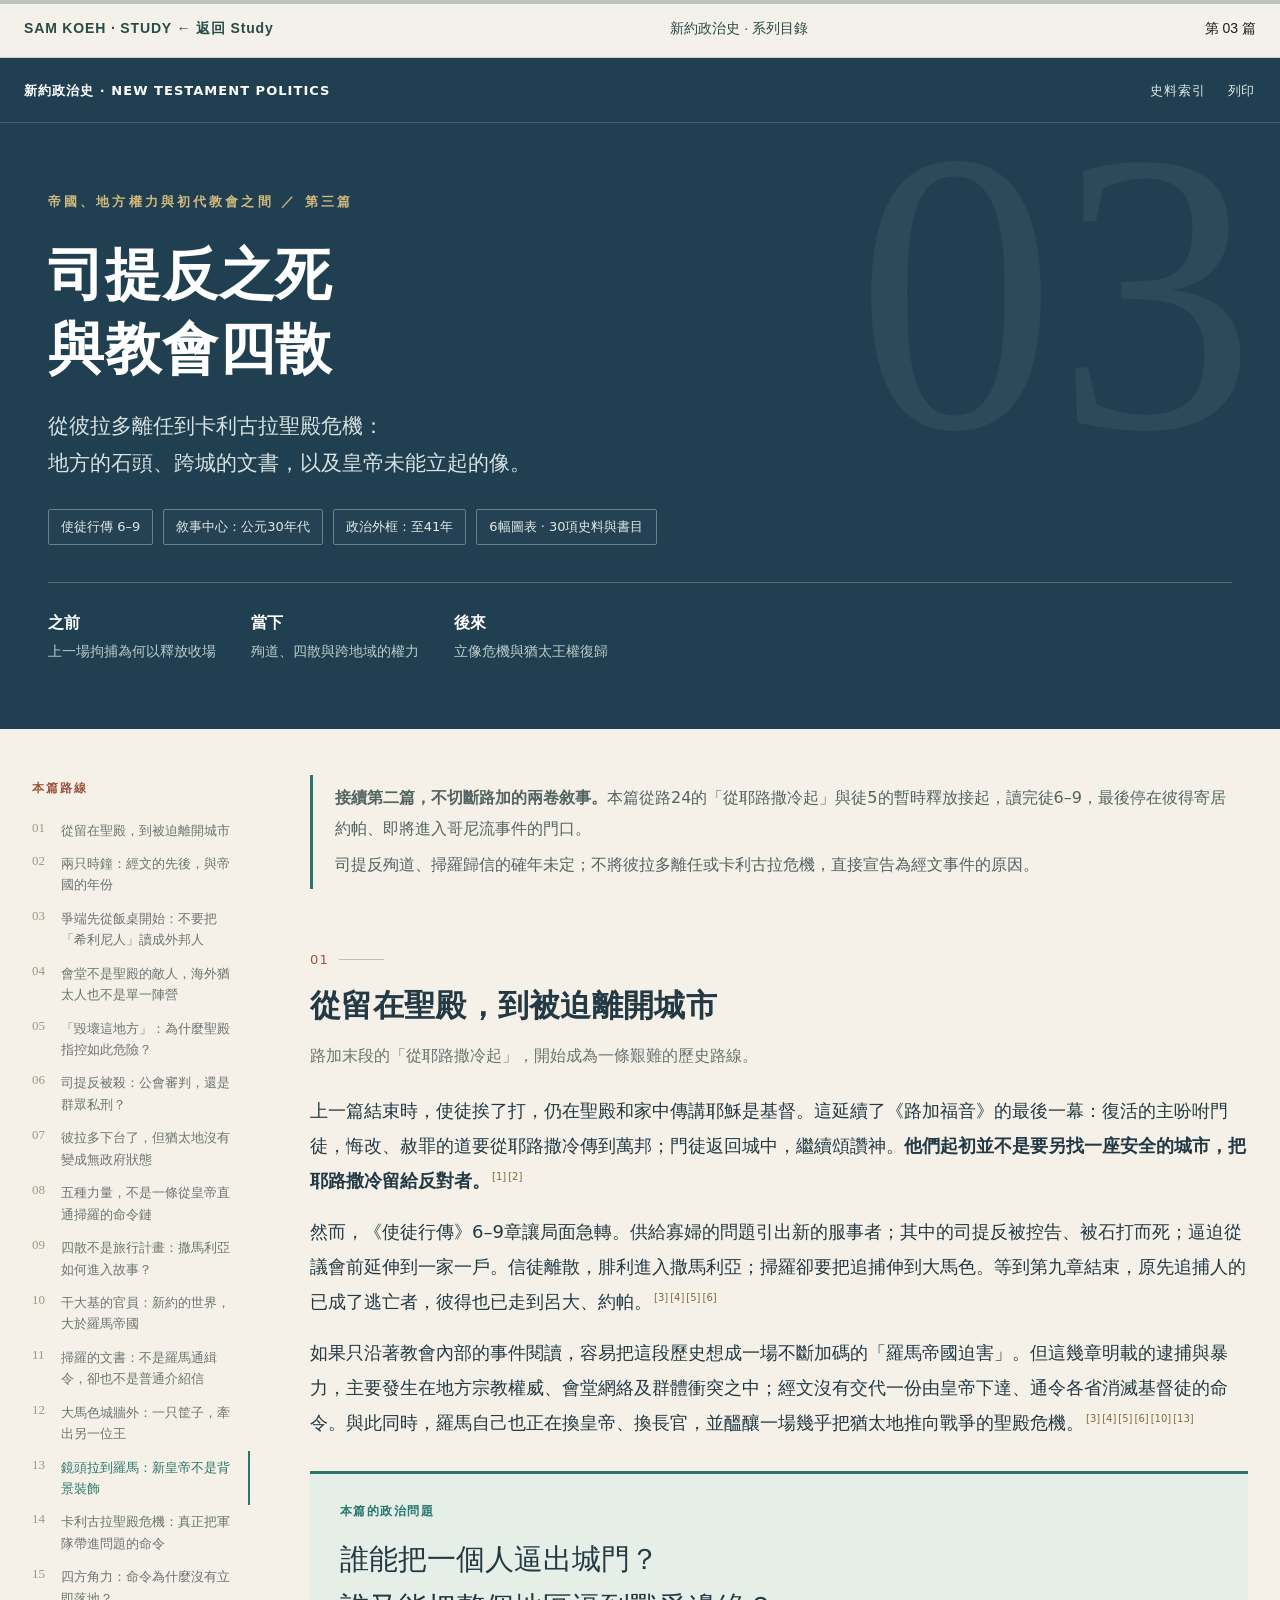
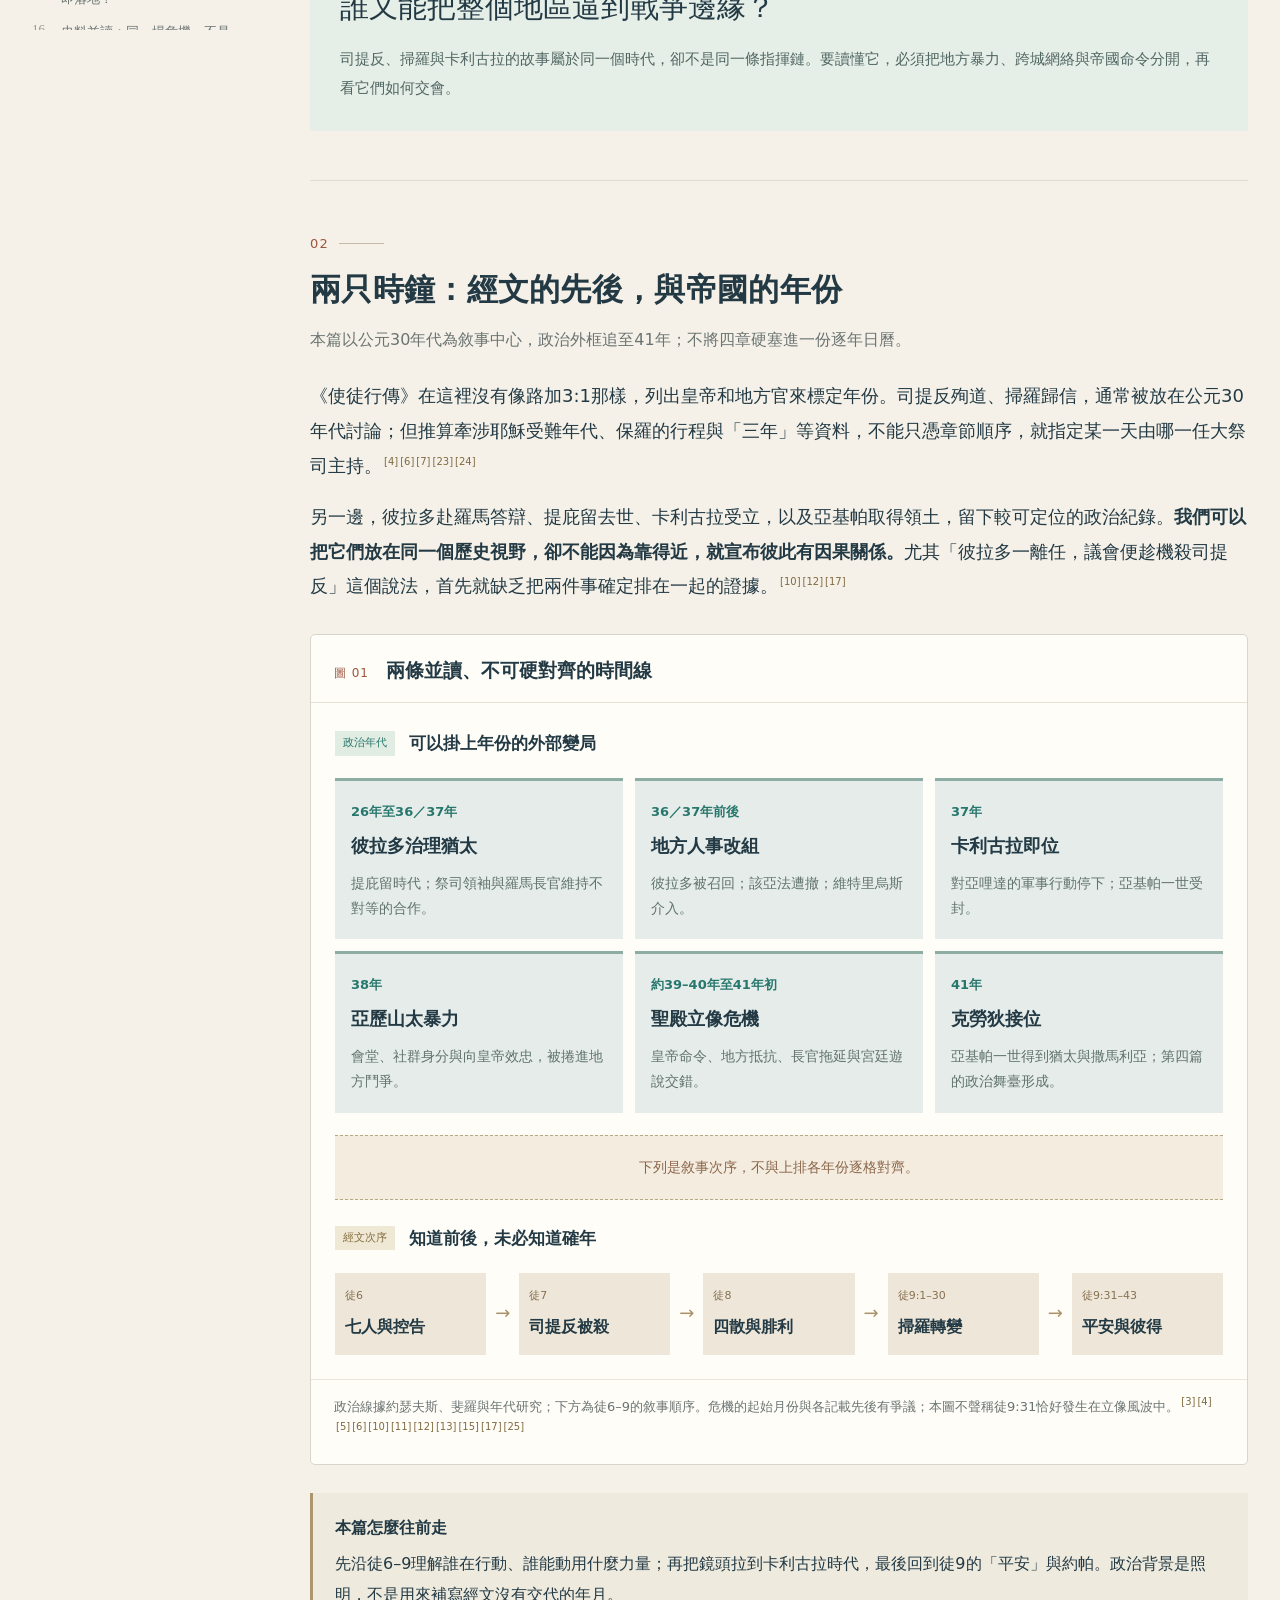
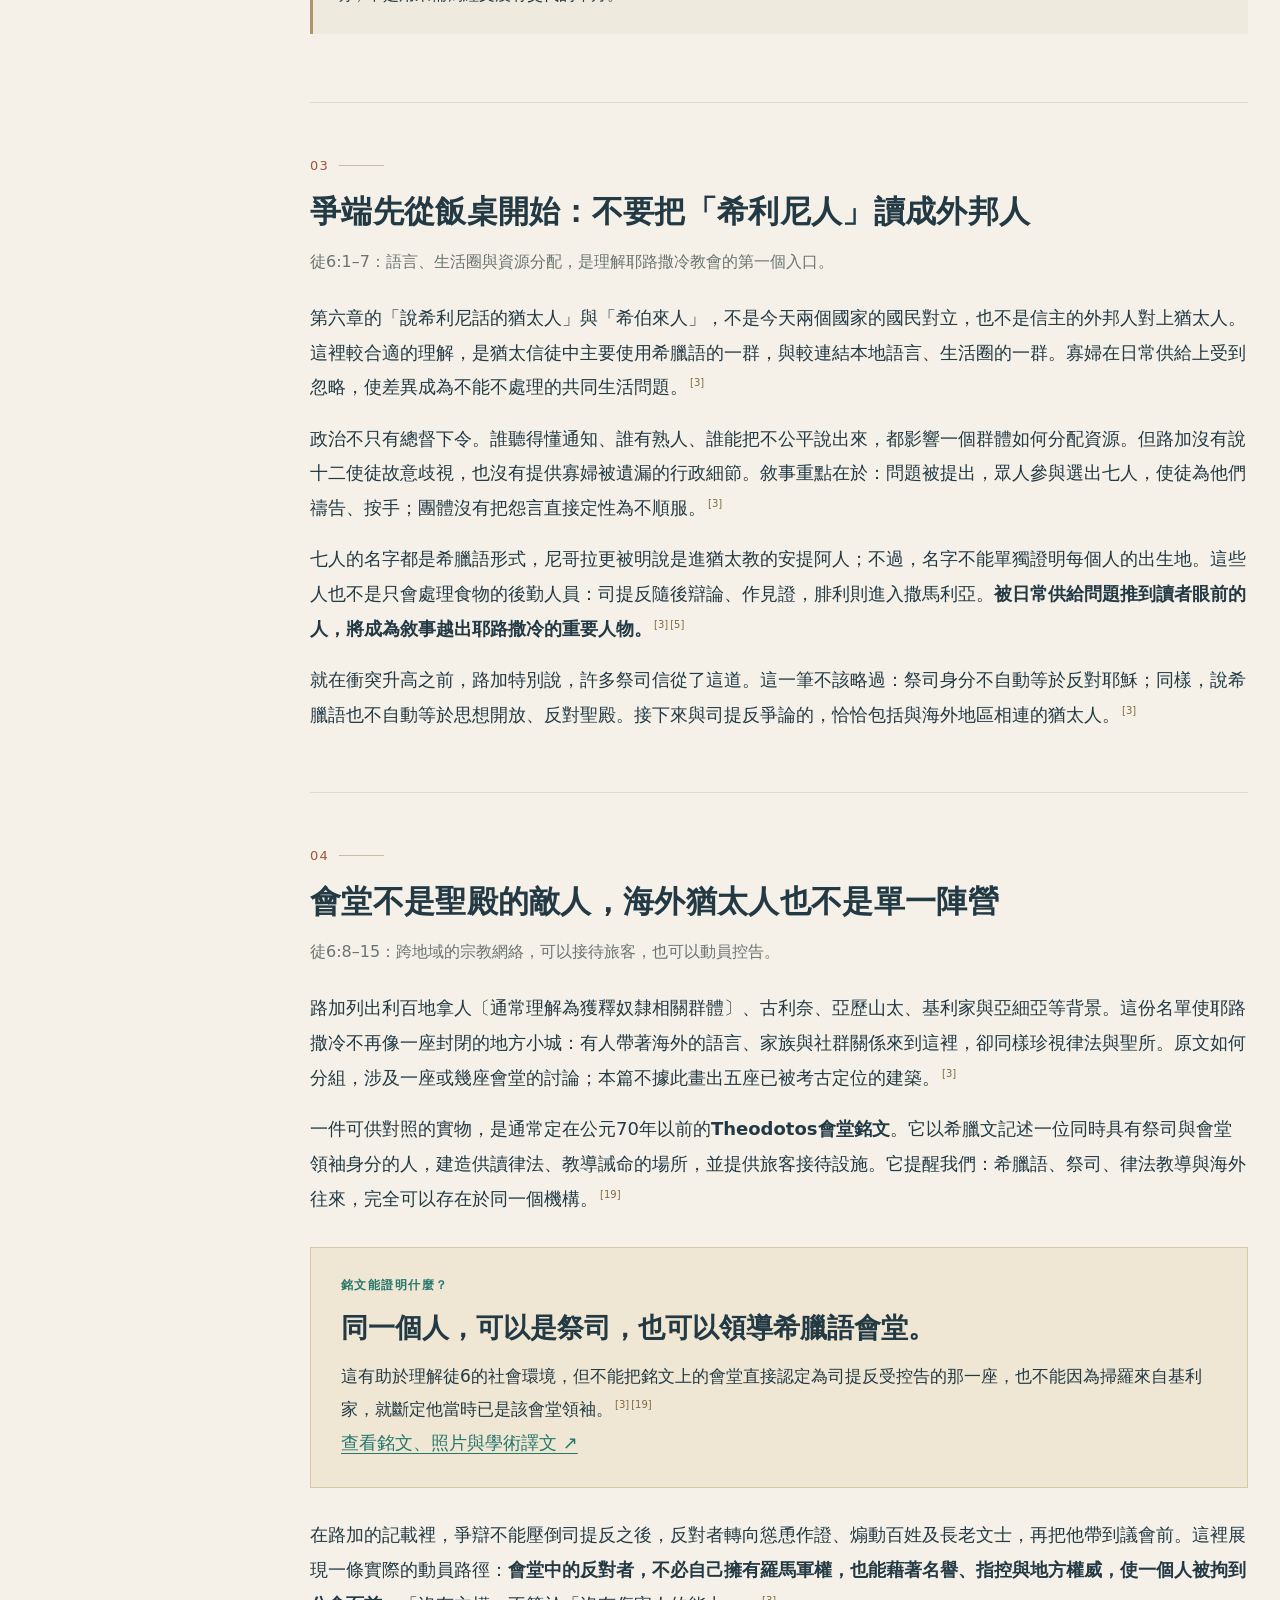
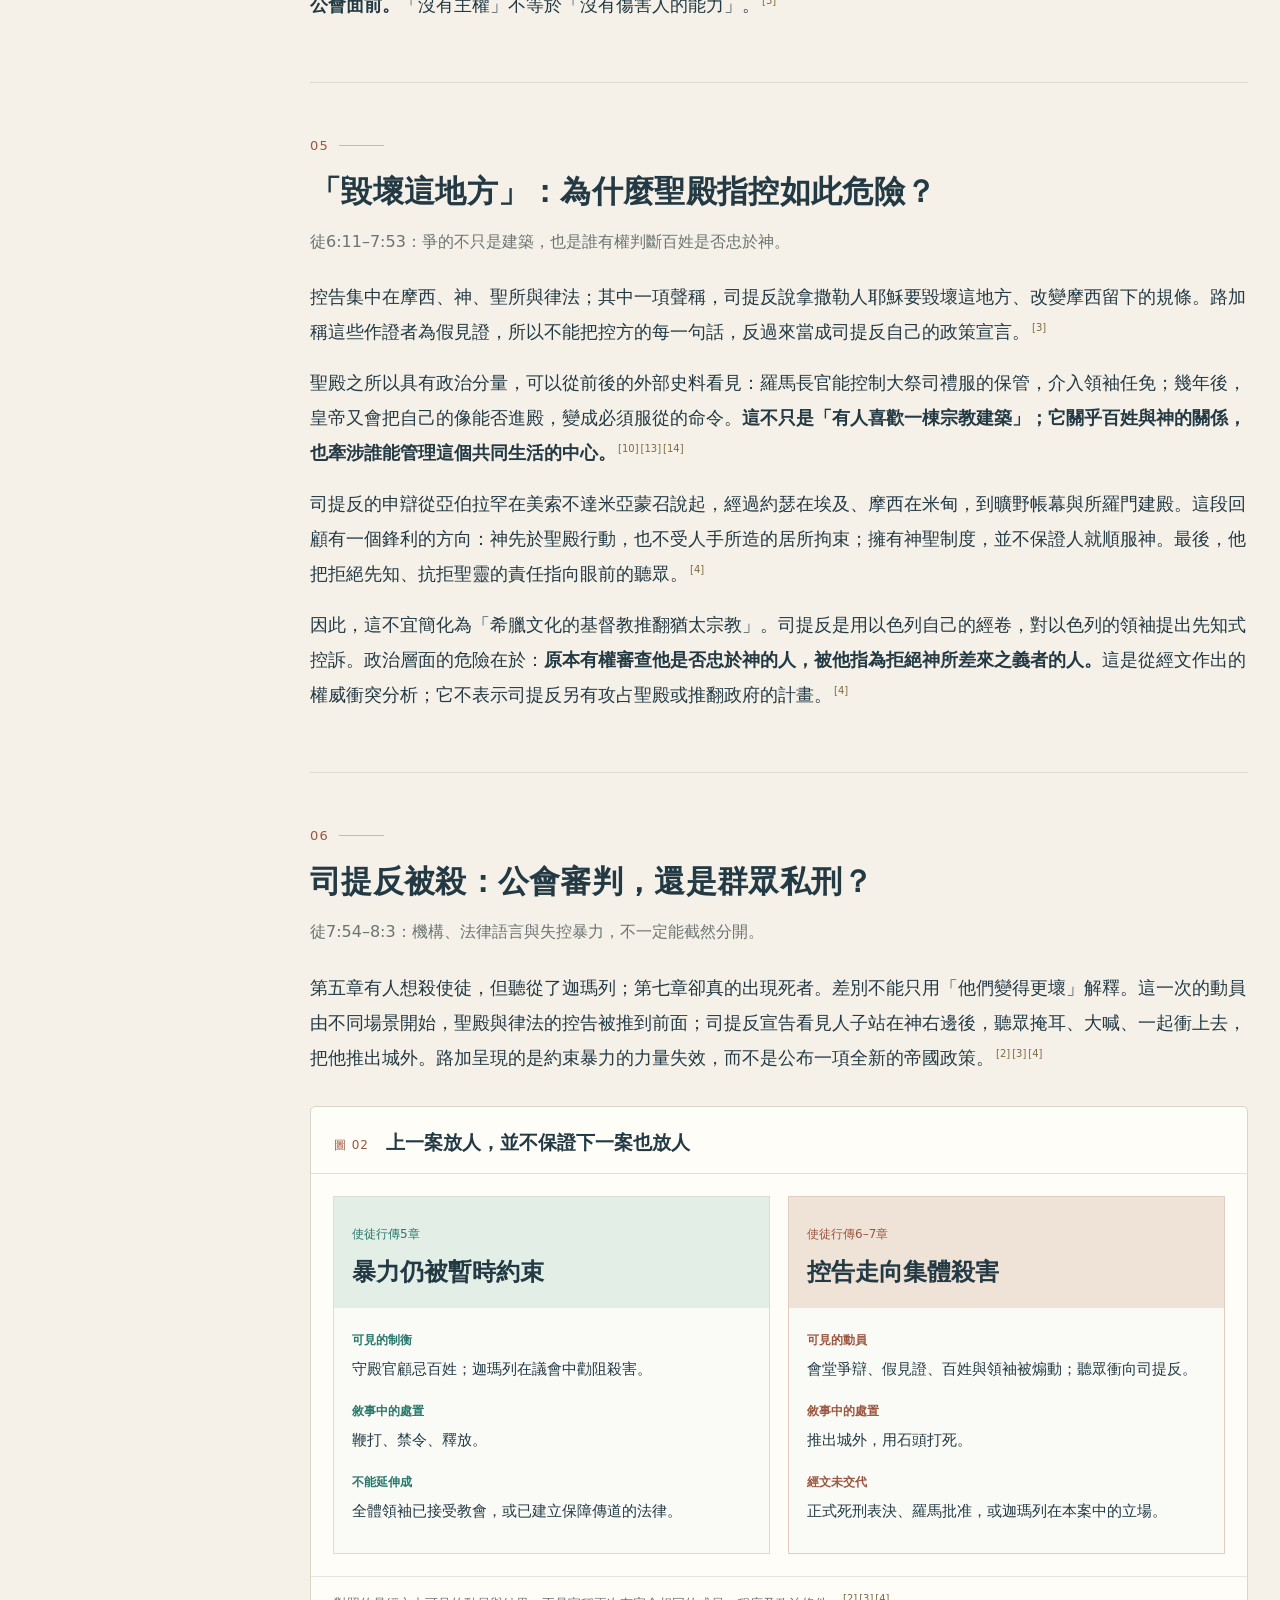
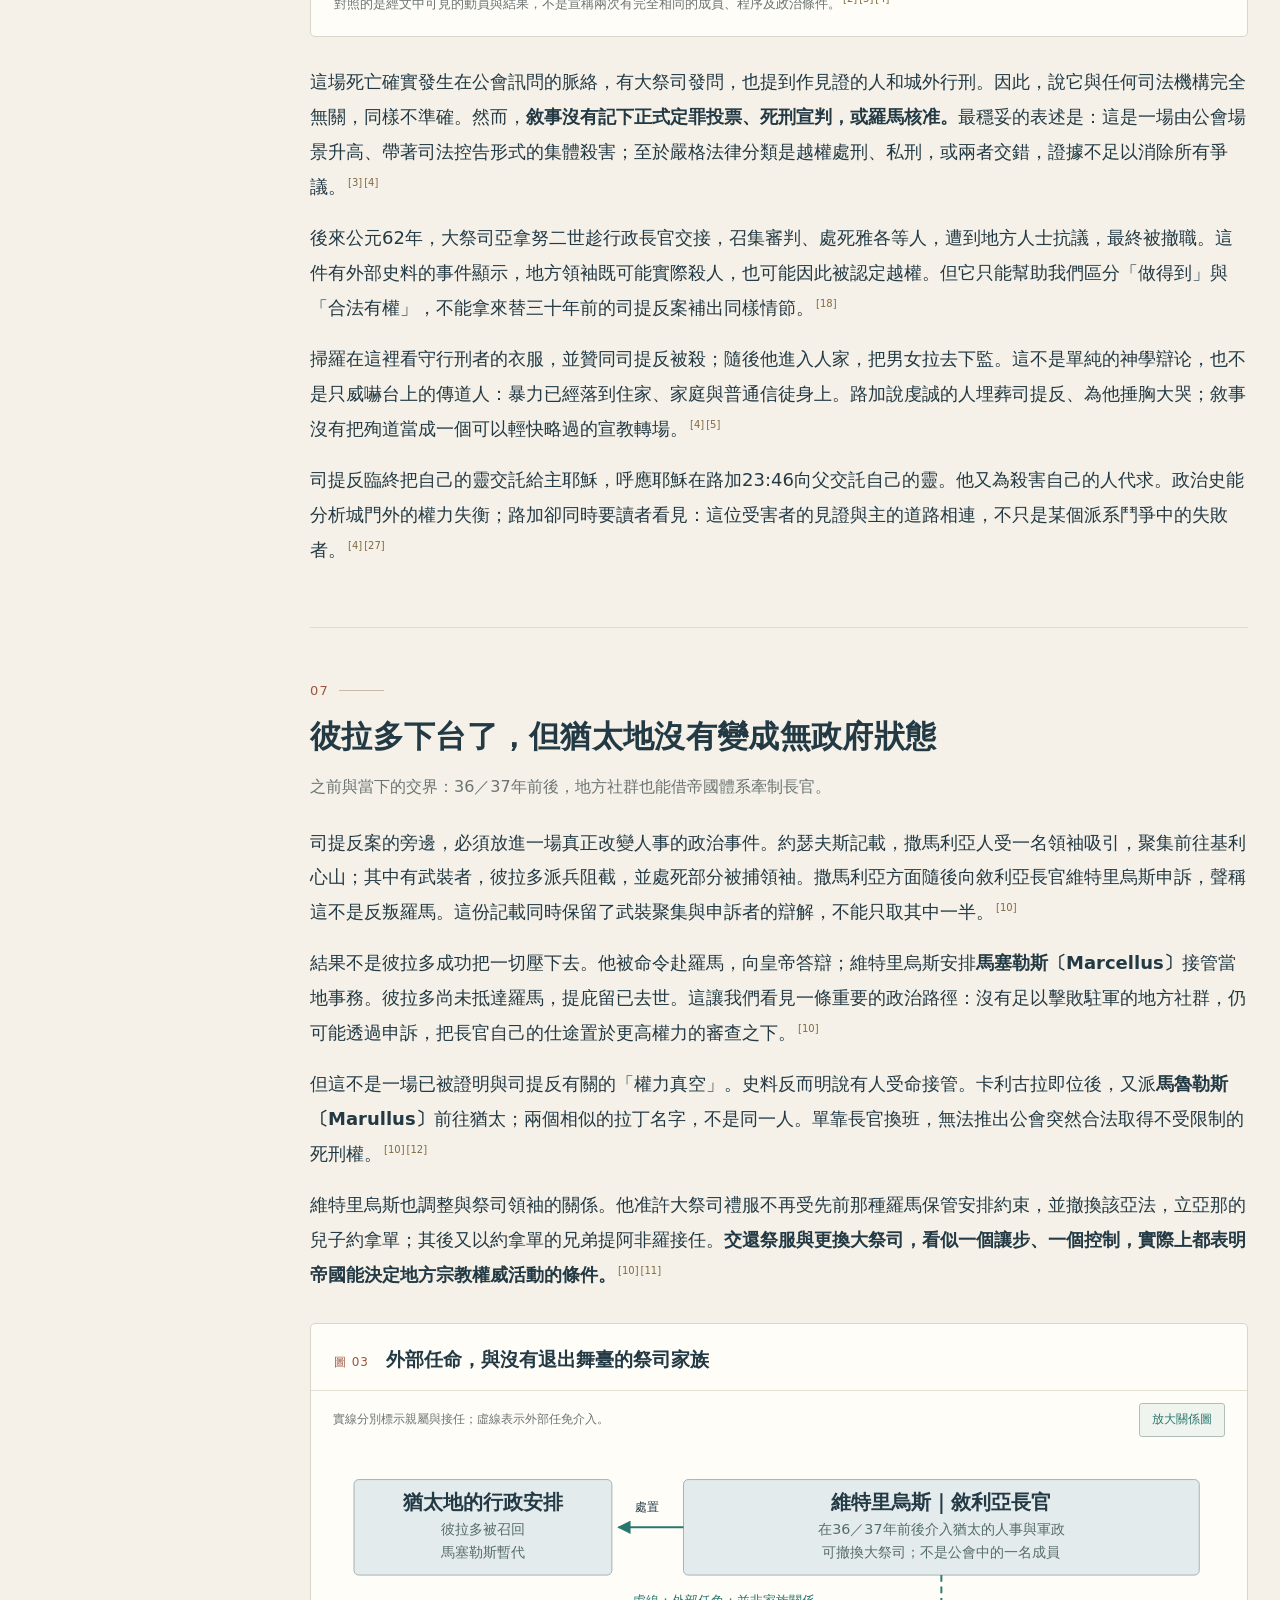
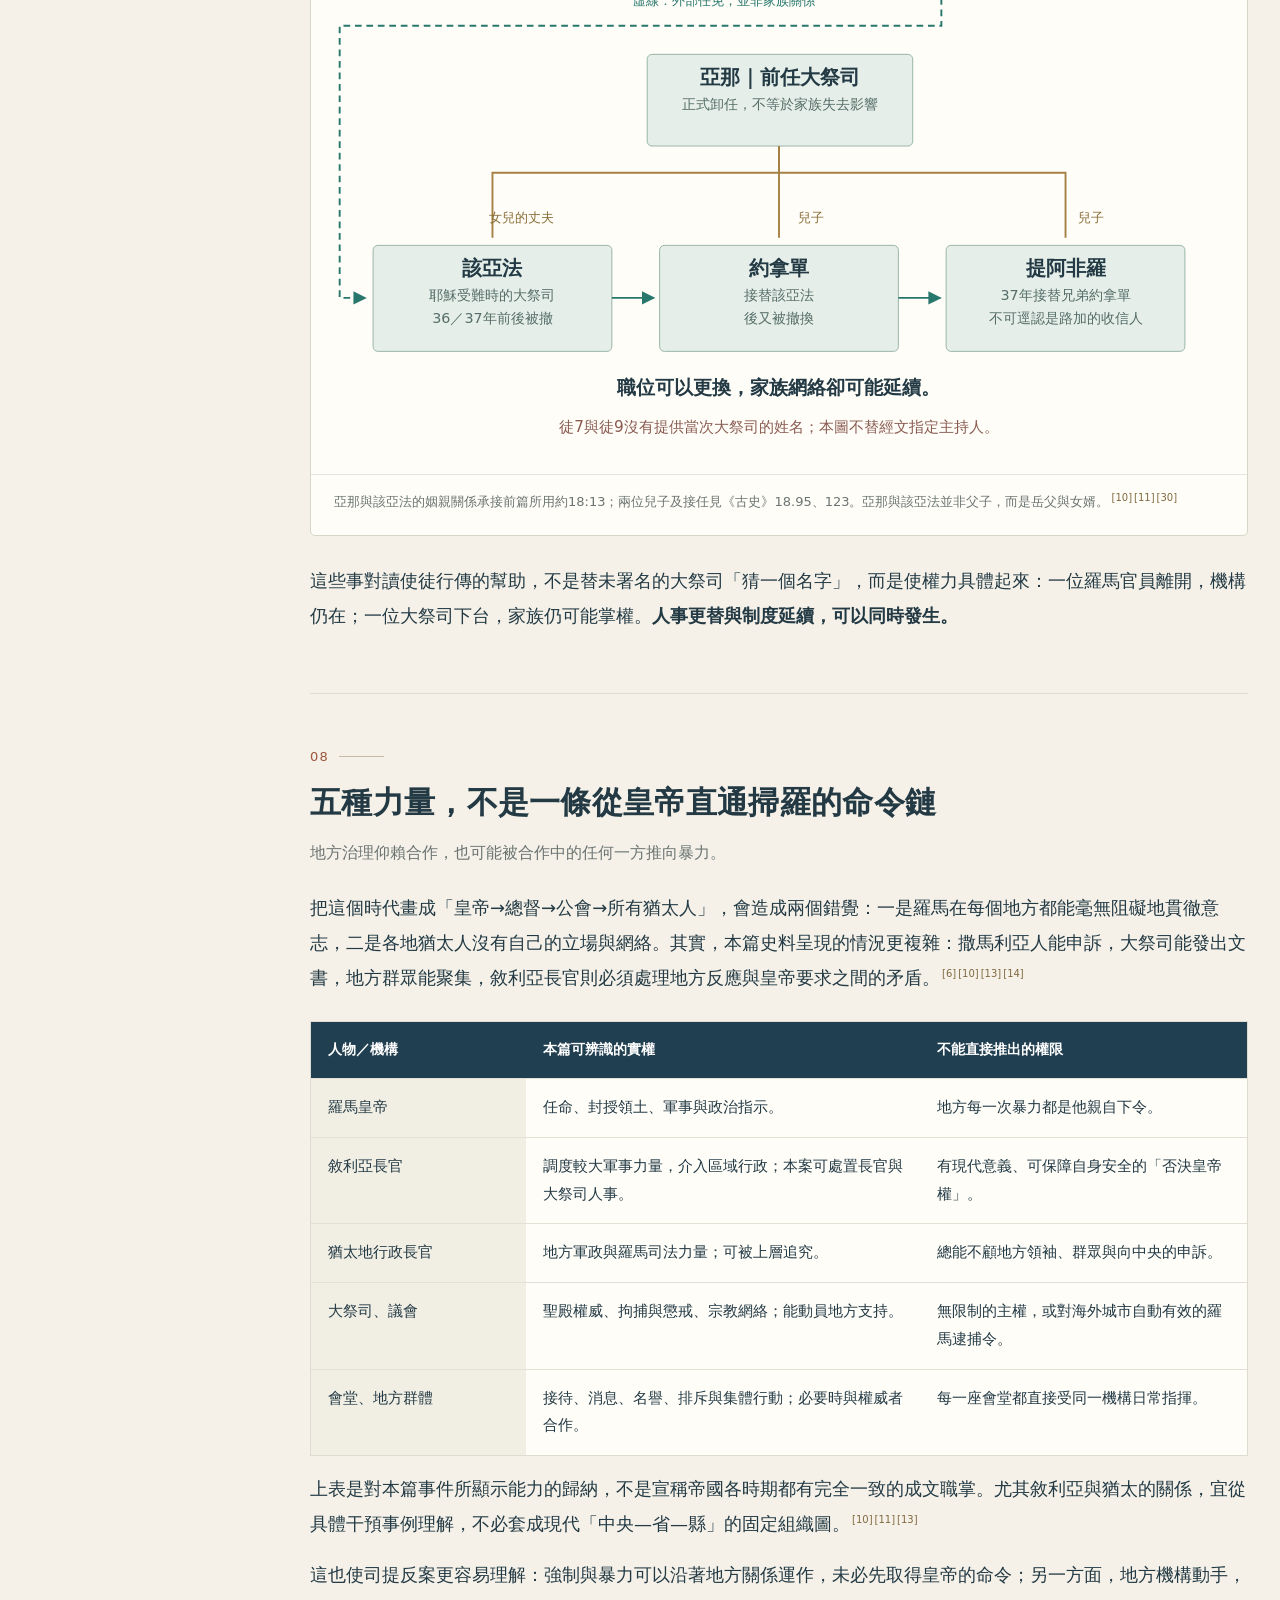
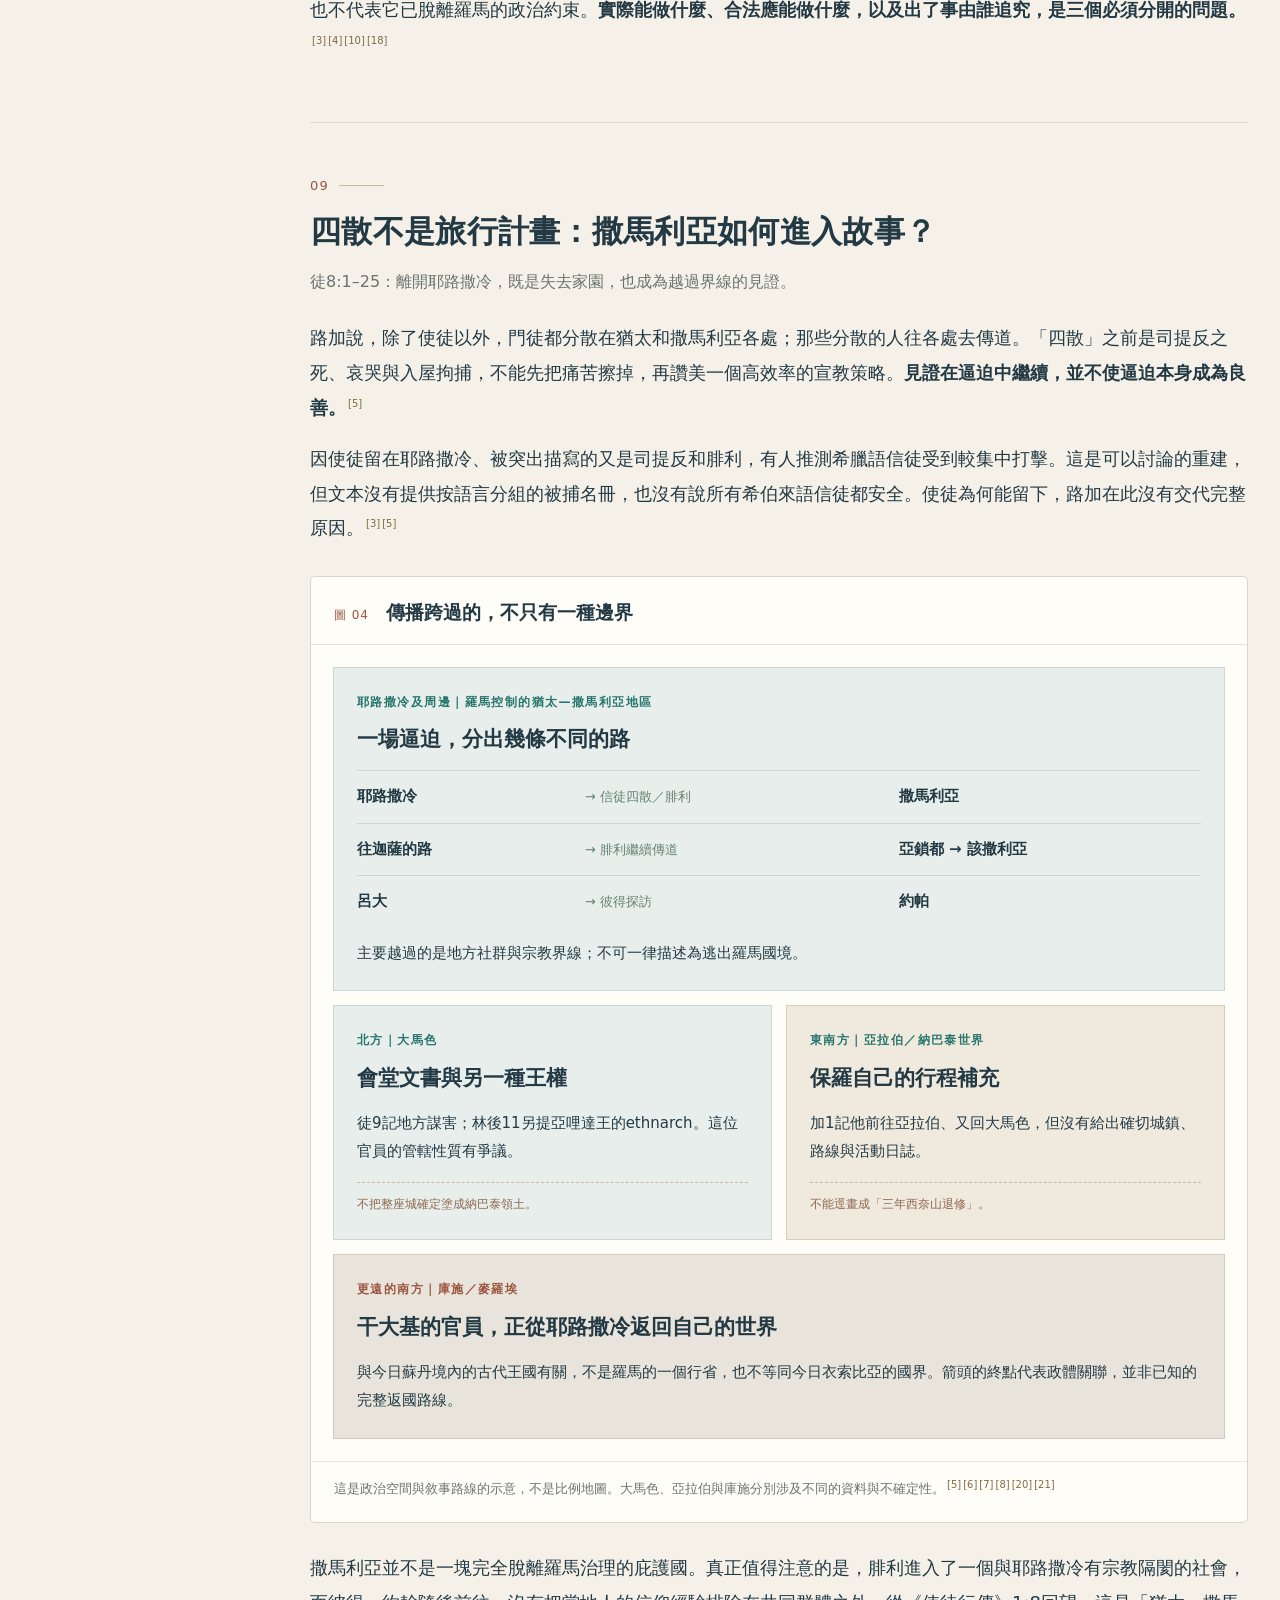
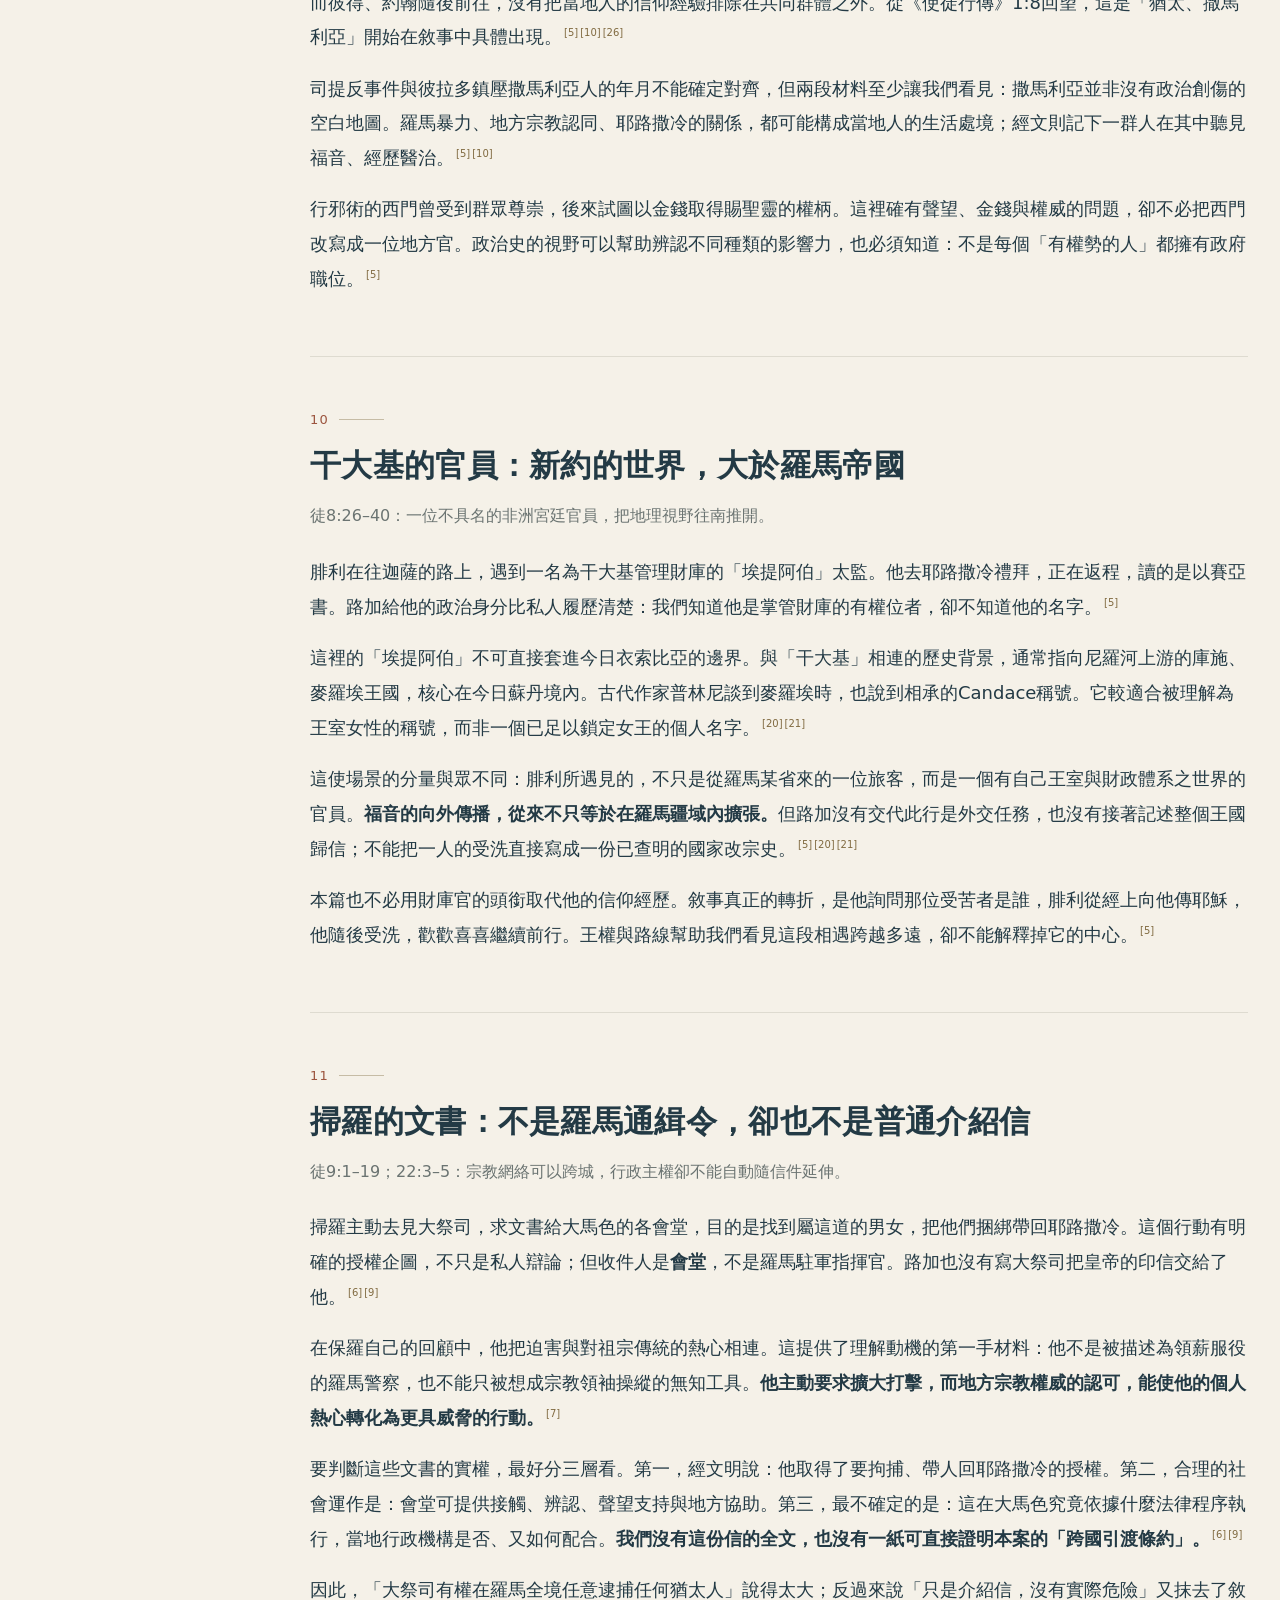
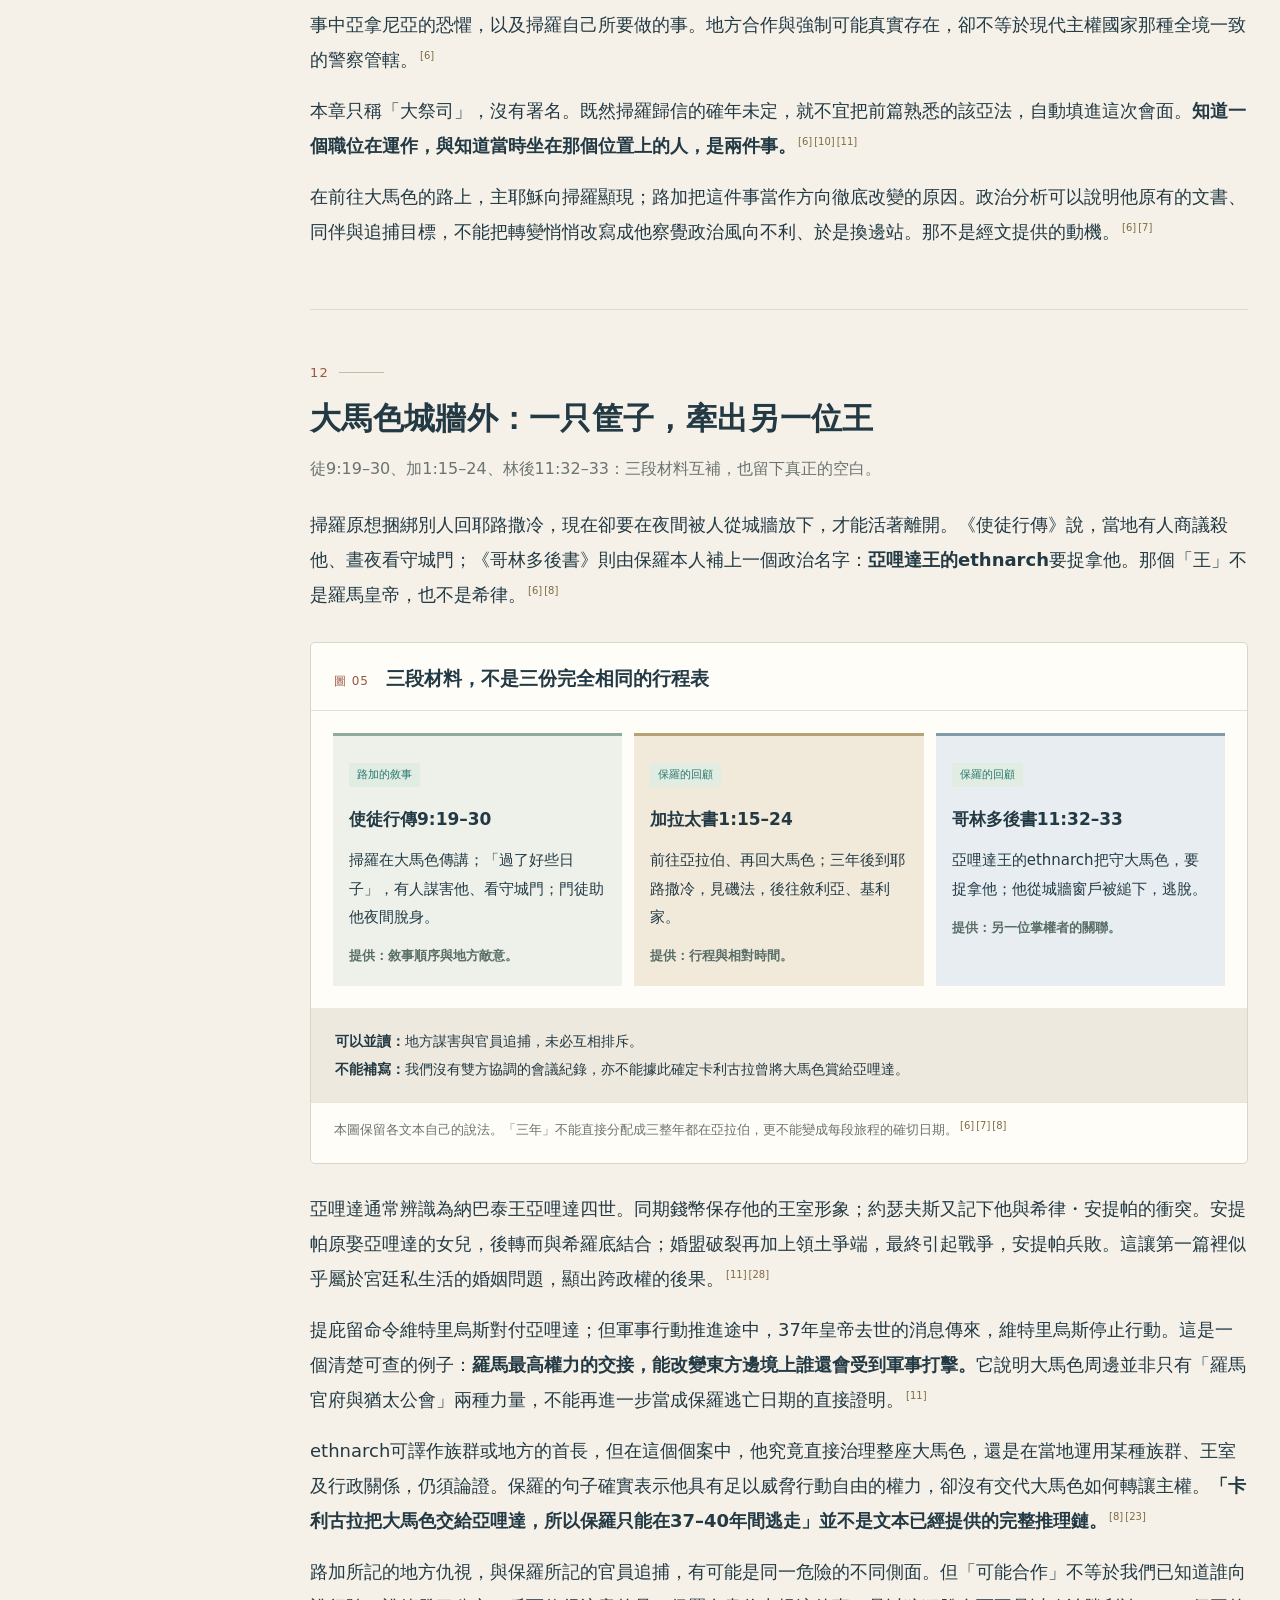
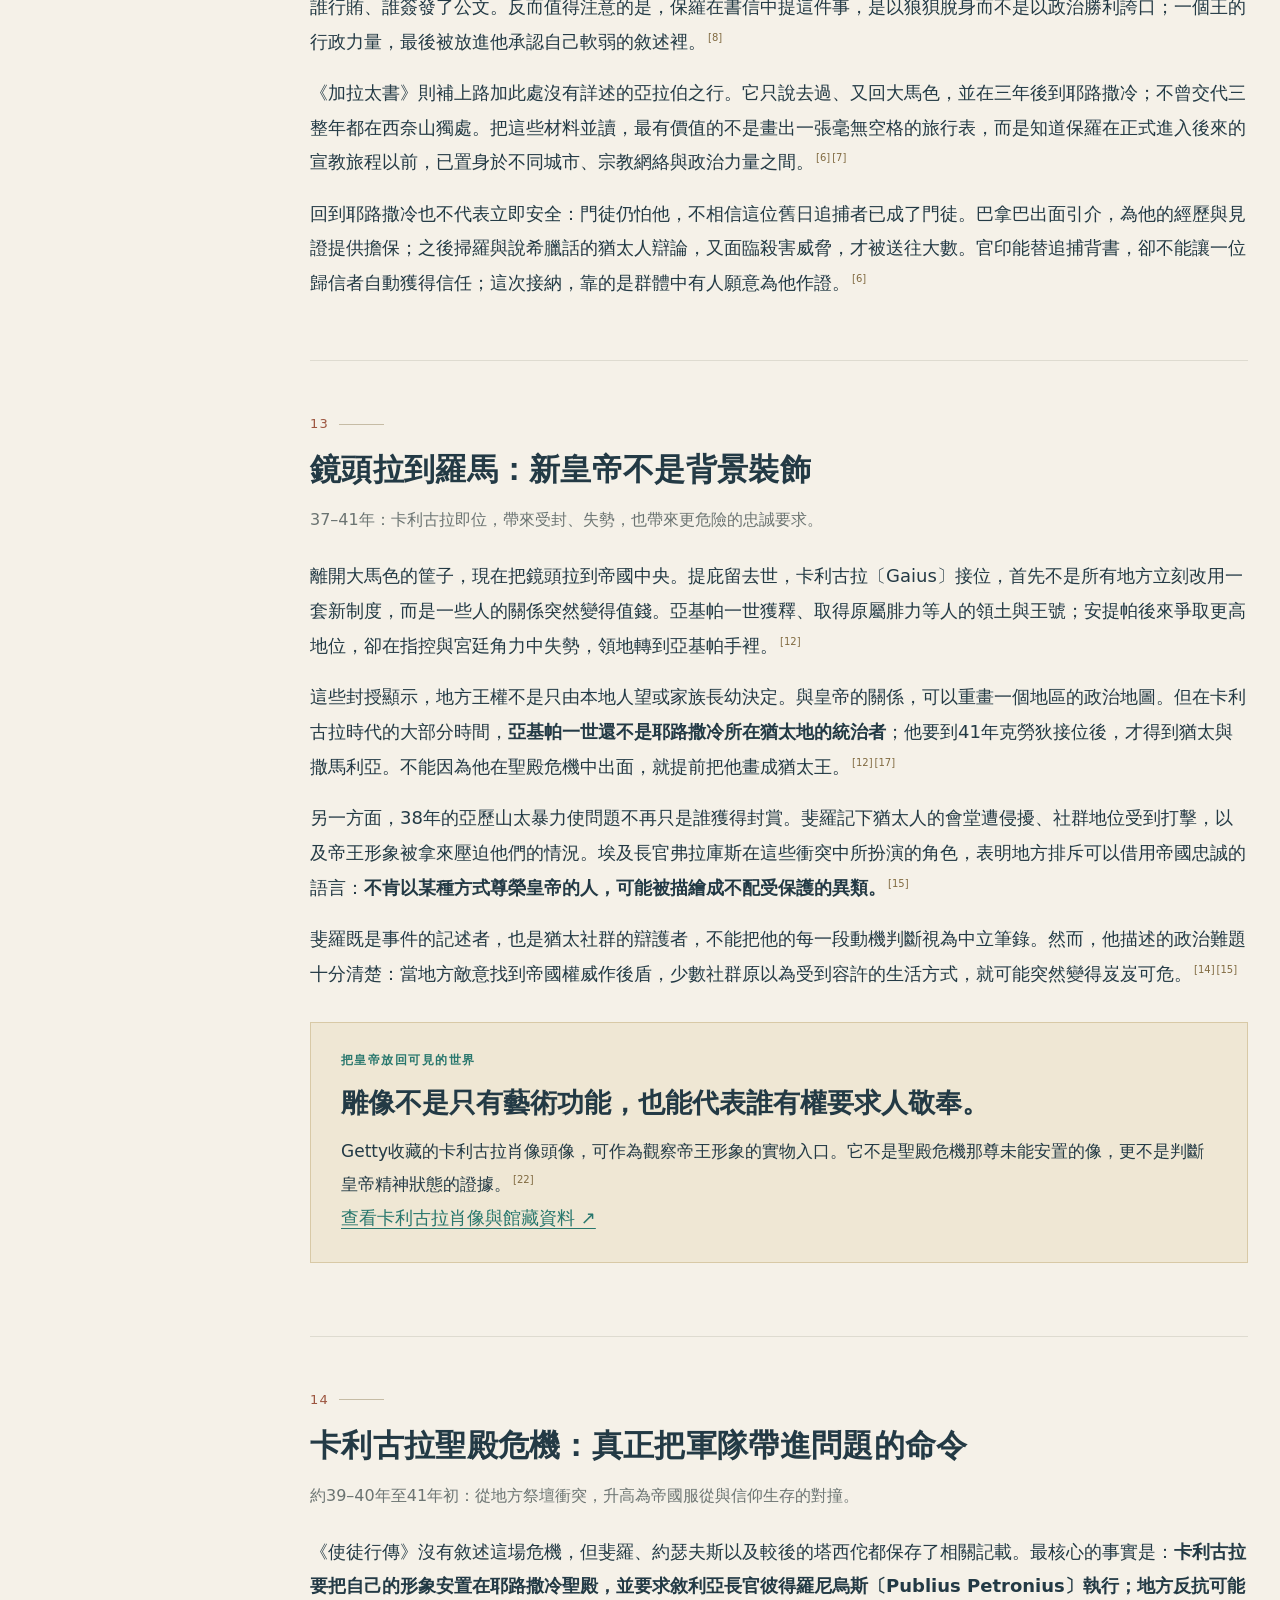
<file: nt-politics/03/index.html>
<!doctype html>
<html lang="zh-Hant"><head><meta charset="utf-8"><meta name="viewport" content="width=device-width,initial-scale=1">
<title>新約政治史③｜司提反之死與教會四散</title>
<meta name="description" content="以使徒行傳6–9章為骨架，研究司提反之死、教會四散、掃羅與大馬色，以及彼拉多離任到卡利古拉聖殿危機的政治世界。">
<style>
:root{--paper:#f5f1e8;--card:#fffdf8;--ink:#233a45;--muted:#6b7472;--navy:#203f50;--teal:#28776d;--rust:#9c553f;--gold:#a68144;--line:#dedbd0;--soft:#eee9de;--font-body:"PingFang TC","Noto Sans CJK TC","Microsoft JhengHei",system-ui,sans-serif;--font-title:"Songti TC","Noto Serif CJK TC","PMingLiU",serif}
*{box-sizing:border-box}
html{scroll-behavior:smooth;scroll-padding-top:85px}
body{margin:0;background:var(--paper);color:var(--ink);font-family:var(--font-body);font-size:18px;line-height:1.94;-webkit-font-smoothing:antialiased}
a{color:var(--teal);text-decoration-thickness:1px;text-underline-offset:4px}
button{font:inherit;cursor:pointer}
button:focus-visible,a:focus-visible,summary:focus-visible{outline:3px solid #bd9e61;outline-offset:4px}
p{margin:.9em 0}
strong{font-weight:650}
h1,h2,h3,h4{line-height:1.45}
h1,h2{font-family:var(--font-title)}
h2{font-size:31px;letter-spacing:.01em;margin:8px 0 18px}
h3{font-size:22px;margin:34px 0 12px}
h4{font-size:19px;margin:8px 0}
small{font-size:.8em}
.skip{position:absolute;left:16px;top:-60px;background:white;padding:10px;z-index:30}
.skip:focus{top:8px}
.progress-track{position:fixed;left:0;right:0;top:0;height:4px;background:#bdc4bd;z-index:25}
.progress{height:4px;background:#c4a76c;width:0}
.topbar{height:65px;display:flex;align-items:center;justify-content:space-between;gap:16px;padding:0 max(24px,calc((100vw - 1280px)/2));background:var(--navy);color:#dce6e5;font-size:13px;letter-spacing:.08em;border-bottom:1px solid #456070}
.topbar .brand{font-weight:650;color:#fff;text-decoration:none;white-space:nowrap}
.topbar .tools{display:flex;align-items:center;gap:18px}
.topbar button,.topbar a:not(.brand){border:0;background:none;color:#dce6e5;font-size:13px;text-decoration:none;padding:2px}
.hero{background:var(--navy);color:#fff;position:relative;overflow:hidden}
.hero:after{content:"02";position:absolute;right:max(24px,calc((100vw - 1250px)/2));top:-70px;font-family:Georgia,serif;font-size:400px;line-height:1.2;color:#fff;opacity:.055;pointer-events:none}
.hero-inner{max-width:1280px;margin:0 auto;padding:66px 48px 64px;position:relative;z-index:1}
.kicker{font-size:13px;letter-spacing:.24em;color:#d0b77e;font-weight:650;margin:0 0 25px}
.hero h1{font-size:clamp(38px,4.4vw,63px);font-weight:650;letter-spacing:.015em;line-height:1.3;max-width:920px;margin:0 0 22px}
.hero .subtitle{max-width:810px;font-size:21px;line-height:1.75;color:#d7e1e1;margin:0 0 28px}
.meta{display:flex;flex-wrap:wrap;gap:10px;font-size:13px;color:#e3e8e5}
.meta span{border:1px solid #6c8087;padding:4px 12px;border-radius:2px;background:#ffffff05}
.hero-bottom{display:flex;gap:35px;margin-top:37px;padding-top:24px;border-top:1px solid #536974;font-size:14px;color:#bacccc}
.hero-bottom strong{display:block;color:#fff;font-size:16px}
.hero-bottom div{max-width:360px}
.layout{max-width:1280px;display:grid;grid-template-columns:228px minmax(0,1fr);gap:50px;margin:0 auto;padding:46px 32px 80px}
.sidebar{align-self:start;position:sticky;top:24px;max-height:calc(100vh - 45px);overflow:auto;font-size:13px;line-height:1.65;padding-right:10px;scrollbar-width:thin}
.sidebar .toc-heading{font-size:12px;letter-spacing:.18em;color:var(--rust);font-weight:700;margin:4px 0 15px}
.toc a{display:flex;gap:10px;text-decoration:none;color:var(--muted);padding:6px 6px 6px 0;border-right:2px solid transparent}
.toc a span{font:13px Georgia,serif;color:#a09885;flex:0 0 19px}
.toc a:hover,.toc a.active{color:var(--teal);border-color:var(--teal)}
.sidebar .aside-foot{border-top:1px solid var(--line);padding-top:18px;margin-top:18px;font-size:12px;color:var(--muted)}
.mobile-toc{display:none}
main{min-width:0}
.editor-note{border-left:3px solid var(--teal);padding:2px 22px 4px;margin:0 0 42px;font-size:16px;color:#536462}
.editor-note p{margin:5px 0}
.part-label{font-size:11px;letter-spacing:.18em;color:var(--rust);font-weight:700;margin:0 0 7px}
.chapter{padding:10px 0 43px;border-bottom:1px solid var(--line);margin:0 0 34px;scroll-margin-top:36px}
.chapter:last-child{border-bottom:0}
.chapter .section-no{display:inline-flex;align-items:center;gap:10px;font-size:13px;color:var(--rust);letter-spacing:.1em}
.section-no:after{content:"";display:block;width:45px;height:1px;background:#c6bca5}
.deck{font-size:16px;color:var(--muted);line-height:1.8;margin:-5px 0 24px}
.ref{font-size:10px;line-height:0;vertical-align:super;margin-left:2px;white-space:nowrap}
.ref a{text-decoration:none;color:#806a40;padding:2px 0}
.thesis{padding:26px 30px 28px;margin:30px 0 6px;border-top:3px solid var(--teal);background:#e6eee8}
.eyebrow{font-size:12px;letter-spacing:.12em;font-weight:700;color:var(--teal);display:block}
.thesis p{font-family:var(--font-title);font-size:29px;line-height:1.65;margin:13px 0}
.thesis small{display:block;color:#516763;font-size:15px}
.note{background:#eeeade;border-left:3px solid #ab976b;padding:19px 22px;margin:25px 0;font-size:16px}
.note p{margin:5px 0}
.artifact-callout{padding:26px 30px;background:#efe7d4;border:1px solid #d8c9a6;margin:30px 0}
.artifact-callout h3{margin:12px 0;font-family:var(--font-title);font-size:27px}
.artifact-callout p{font-size:17px;margin:10px 0 0}
.diagram{margin:30px 0 28px;border:1px solid #d7d7c9;background:var(--card);border-radius:5px;overflow:hidden}
.figure-title{display:flex;gap:17px;align-items:baseline;padding:20px 23px 16px;border-bottom:1px solid #e6e1d5}
.figure-title>span{font:12px var(--font-body);color:var(--rust);letter-spacing:.08em;white-space:nowrap}
.figure-title h3{font-family:var(--font-body);font-size:19px;line-height:1.6;margin:0}
figcaption{font-size:13px;line-height:1.9;color:var(--muted);padding:15px 23px 20px;margin:0;border-top:1px solid #e9e5db}
.diagram-toolbar{display:flex;justify-content:space-between;align-items:center;gap:14px;padding:12px 22px;color:var(--muted);font-size:12px}
.zoom-btn{font-size:12px;line-height:1.6;border:1px solid #aec0b9;background:#f0f4ee;color:var(--teal);padding:6px 12px;white-space:nowrap}
.under-diagram{padding:14px 23px;background:#eef0e8;font-size:14px;line-height:1.8}
.svg-scroll{overflow-x:auto;-webkit-overflow-scrolling:touch}
.svg-scroll svg{display:block;width:100%;height:auto;min-width:720px}
.bridge-grid{display:grid;grid-template-columns:repeat(3,minmax(0,1fr));padding:22px;gap:12px}
.bridge-node{padding:17px 15px;position:relative;border-top:3px solid var(--gold);background:#f2ebdc;min-width:0}
.bridge-node.acts{border-color:var(--teal);background:#e5eee8}
.bridge-node.bridge{border-color:var(--navy);background:#e4ebed}
.bridge-node b,.bridge-node strong{display:block;font-size:20px;line-height:1.5;margin:8px 0}
.bridge-node small{display:block;font-size:12px;line-height:1.7;color:#697772}
.bridge-node>span{font:12px Georgia,serif;color:var(--muted)}
.era-strip{display:grid;grid-template-columns:repeat(3,minmax(0,1fr));padding:18px 20px 0 108px;text-align:center;font-size:13px;color:var(--muted)}
.era-strip span{background:#eeeae0;padding:6px 4px;border-right:3px solid var(--card)}
.era-strip span:nth-child(2){background:#e0ece6;color:var(--teal)}
.timeline-row{display:grid;grid-template-columns:88px minmax(0,1fr);padding:12px 20px 0;gap:0}
.timeline-row:last-of-type{padding-bottom:20px}
.lane-title{font-size:13px;font-weight:650;padding:12px 10px 0 0;color:var(--navy)}
.lane-cells{display:grid;grid-template-columns:repeat(3,minmax(0,1fr));font-size:13px;line-height:1.8}
.lane-cells>div{background:#f2efe5;border:3px solid var(--card);padding:12px}
.lane-cells>div.current{background:#e6f0e9}
.lane-cells strong{display:block;font-size:15px;margin-bottom:7px}
.lane-cells small{font-size:12px;display:block;line-height:1.8;color:#74807a}
.timeline-row.biblical .lane-cells>div.current{border-top:3px solid var(--teal)}
.table-wrap{overflow-x:auto;margin:25px 0 0;border:1px solid var(--line);background:var(--card)}
table{width:100%;border-collapse:collapse;font-size:15px;line-height:1.85;min-width:625px}
th,td{text-align:left;vertical-align:top;padding:15px 17px;border-bottom:1px solid #e4e0d5}
th{background:var(--navy);color:#fff;font-size:14px;font-weight:600}
th:first-child,td:first-child{width:23%}
td:first-child{background:#f1eee4}
tr:last-child td{border-bottom:0}
.caption{font-size:13px;color:var(--muted);line-height:1.85;margin:12px 3px 24px}
.diaspora-grid{display:grid;grid-template-columns:1fr 1fr;gap:12px;padding:22px}
.origin{padding:17px 19px;background:#edf0e8;border:1px solid #dce0d5}
.origin h4{font-size:18px;margin:8px 0}
.origin p{font-size:14px;line-height:1.8;margin:0;color:#66736d}
.origin.east{background:#f3e9da;border-color:#e0d3bd}
.origin.east .eyebrow{color:var(--rust)}
.destination{grid-column:1/-1;background:var(--navy);padding:22px;text-align:center;color:white;position:relative;border-radius:2px}
.destination>span{display:block;letter-spacing:.2em;font-size:12px;color:#bdcfc9}
.destination strong{font-family:var(--font-title);display:block;font-size:28px;margin:5px 0}
.destination small{display:block;font-size:14px;line-height:1.8;color:#d1ddd6}
.space-grid{display:grid;grid-template-columns:repeat(3,minmax(0,1fr));gap:12px;padding:22px}
.space-grid>div{padding:20px 16px;background:#f1ede2;border-bottom:3px solid #bba77b}
.space-grid>div:nth-child(2){background:#f2e7e0;border-color:#b47b67}
.space-grid>div:nth-child(3){background:#e7eee7;border-color:#6d9784}
.space-icon{display:block;font:27px Georgia,serif;color:var(--rust)}
.space-grid h4{font-size:18px;line-height:1.65}
.space-grid p{font-size:14px;line-height:1.9}
.space-grid small{font-size:12px;color:#788077;line-height:1.7;display:block}
.hearing-grid{display:grid;grid-template-columns:repeat(2,minmax(0,1fr));gap:18px;padding:22px}
.hearing{border:1px solid #d3dfd7;background:#fafbf6}
.hearing header{background:#e3eee6;padding:18px}
.hearing header span{font-size:12px;color:var(--teal)}
.hearing h4{font-family:var(--font-title);font-size:24px;margin:5px 0 0}
.hearing dl{padding:5px 18px 12px;margin:0}
.hearing dt{font-size:12px;font-weight:700;color:var(--teal);margin-top:16px}
.hearing dd{font-size:15px;margin:4px 0 15px;line-height:1.85}
.hearing.second{border-color:#e2cec0}
.hearing.second header{background:#efe2d7}
.hearing.second dt,.hearing.second header span{color:var(--rust)}
.research{border:1px solid #cfbf9b;background:#f7f0df;margin:28px 0;padding:20px 23px;font-size:16px}
.research summary{font-weight:650;cursor:pointer;line-height:1.8;color:#756035}
.research p:last-child{margin-bottom:3px}
.three-cards{display:grid;grid-template-columns:repeat(3,minmax(0,1fr));gap:12px;margin:25px 0}
.three-cards>div{border:1px solid var(--line);background:var(--card);padding:18px 15px}
.three-cards h4{font-size:17px;margin:12px 0}
.three-cards p{font-size:14px;line-height:1.85;margin:10px 0 0}
.pill{font-size:11px;line-height:1.5;display:inline-block;padding:4px 8px;background:#e1ece2;color:var(--teal)}
.pill.interpretation{color:#826d3e;background:#efe8d4}
.pill.uncertain{color:#895b50;background:#f0e1da}
.next{background:#e6ebe7;padding:25px 29px;margin:28px 0 0;border-top:2px solid #739181}
.next h3{font-family:var(--font-title);font-size:25px;margin:12px 0}
.next p{font-size:16px;margin:12px 0 0}
.closing-quote{background:var(--navy);color:#e4ece9;padding:30px 34px;margin:33px 0 0;border-left:5px solid #c3a76f}
.closing-quote p{font-family:var(--font-title);font-size:24px;line-height:1.9;margin:5px 0 20px}
.closing-quote .accent{color:#dec994}
.closing-quote small{color:#bdcfca;font-size:13px}
.closing-quote .ref a{color:#dfc688}
.appendix{margin:45px 0;padding-top:20px}
.appendix h2{font-size:27px}
.name-grid{display:grid;grid-template-columns:1fr 1fr;gap:12px}
.name-grid>div{background:#eeeade;padding:18px 20px;font-size:14px}
.name-grid h4{font-size:17px;margin:0 0 8px}
.name-grid p{margin:5px 0;line-height:1.85}
.sources{border-top:2px solid var(--navy);padding-top:25px}
.sources .intro{font-size:14px;color:var(--muted)}
.source-list{padding:0;list-style:none;counter-reset:source}
.source-list li{font-size:14px;line-height:1.85;padding:15px 0 15px 43px;border-bottom:1px solid var(--line);position:relative;scroll-margin-top:30px}
.source-list li:before{counter-increment:source;content:"[" counter(source) "]";font:14px Georgia,serif;color:var(--rust);position:absolute;top:19px;left:0}
.source-list .cat{font-size:10px;letter-spacing:.03em;border:1px solid #c7cdc4;color:#6f7b70;padding:2px 6px;display:inline-block;margin-right:8px;vertical-align:middle}
.source-list p{margin:5px 0 0;color:var(--muted);font-size:12px}
.resources-grid{display:grid;grid-template-columns:1fr 1fr;gap:16px}
.resource-card{background:var(--card);border:1px solid var(--line);padding:20px}
.resource-card .artifact-symbol{font:46px Georgia,serif;color:#b1a27c;line-height:1}
.resource-card h4{font-size:18px}
.resource-card p{font-size:14px;line-height:1.8;color:var(--muted)}
.resource-card a{font-size:13px}
.footer{background:#e9e5da;padding:30px 26px;color:#6e766e;font-size:13px;text-align:center;border-top:1px solid var(--line)}
.footer strong{color:var(--navy)}
dialog{width:min(1350px,96vw);max-width:96vw;border:1px solid #82948c;background:var(--paper);padding:0;border-radius:5px;max-height:94vh}
dialog::backdrop{background:#182a32bb}
.modal-head{display:flex;justify-content:space-between;padding:12px 20px;position:sticky;top:0;background:var(--navy);color:white;z-index:3;font-size:15px}
.modal-head button{border:1px solid #8aa29e;background:none;color:white;font-size:14px;padding:3px 13px}
.modal-content{overflow:auto;padding:10px}
.modal-content svg{display:block;width:100%;min-width:1000px;height:auto}
@media(min-width:1300px){body{font-size:19px}.layout{gap:58px}}
@media(max-width:1000px){
.layout{grid-template-columns:1fr;max-width:900px;padding:30px 28px 60px}
.sidebar{display:none}.mobile-toc{display:block;margin-bottom:32px;border:1px solid var(--line);background:var(--card);font-size:14px;padding:14px 18px}
.mobile-toc summary{color:var(--teal);cursor:pointer;font-weight:650}
.mobile-toc .toc{display:grid;grid-template-columns:1fr 1fr;gap:2px 18px;margin-top:15px}
.hero-inner{padding:48px 30px 43px}.hero:after{font-size:320px;top:0}
.editor-note{margin-bottom:28px}
}
@media(max-width:600px){
body{font-size:17px;line-height:1.93}.topbar{height:58px;padding:0 20px;font-size:12px}.topbar .tools{gap:12px}.topbar .tools a{display:none}
.hero-inner{padding:37px 22px 35px}.kicker{font-size:11px;margin-bottom:21px;letter-spacing:.16em}.hero h1{font-size:37px;line-height:1.43;max-width:350px}.hero .subtitle{font-size:17px;line-height:1.8}
.hero:after{font-size:255px;right:-10px;top:100px}
.meta{gap:7px;font-size:11px}.meta span{padding:4px 9px}.hero-bottom{gap:18px;font-size:12px;margin-top:26px;padding-top:20px}.hero-bottom strong{font-size:14px}
.layout{padding:24px 20px 42px;gap:0}.mobile-toc{margin-bottom:27px}.mobile-toc .toc{grid-template-columns:1fr}
h2{font-size:26px;line-height:1.6;margin:7px 0 18px}h3{font-size:21px;line-height:1.7;margin-top:29px}
.chapter{padding-bottom:31px;margin-bottom:27px}.deck{font-size:15px}.editor-note{font-size:14px;padding-left:17px}
.thesis{padding:21px 20px}.thesis p{font-size:24px;line-height:1.75}.thesis small{font-size:14px}
.note{padding:17px 18px;font-size:15px}.artifact-callout{padding:23px 21px}.artifact-callout h3{font-size:24px}.artifact-callout p{font-size:16px}
.figure-title{padding:16px;gap:11px;align-items:flex-start}.figure-title h3{font-size:17px}.figure-title>span{font-size:11px;line-height:2.5}
figcaption{padding:14px 16px 17px;font-size:12px}.diagram{margin:25px 0}.diagram-toolbar{padding:12px 15px;align-items:flex-start}.diagram-toolbar>span{font-size:11px;line-height:1.8}
.bridge-grid{grid-template-columns:repeat(2,minmax(0,1fr));padding:14px;gap:10px}.bridge-node{padding:14px 12px}.bridge-node b,.bridge-node strong{font-size:18px}
.era-strip{padding:15px 10px 0 67px;font-size:11px}.timeline-row{grid-template-columns:57px minmax(0,1fr);padding:9px 10px 0}.lane-title{font-size:11px;padding-right:5px}
.lane-cells{font-size:11px;line-height:1.8}.lane-cells>div{padding:7px 5px;border-width:2px}.lane-cells strong{font-size:12px;line-height:1.8}.lane-cells small{font-size:10px}.timeline-row:last-of-type{padding-bottom:13px}
.diaspora-grid{padding:14px;gap:9px}.origin{padding:14px 12px}.origin h4{font-size:16px;line-height:1.8}.origin p{font-size:12px}.origin .eyebrow{font-size:10px}
.destination{padding:17px}.destination strong{font-size:25px}.destination small{font-size:12px}
.space-grid{grid-template-columns:1fr;padding:14px;gap:10px}.space-grid>div{padding:17px 18px;position:relative;padding-left:60px}.space-icon{position:absolute;left:20px;top:17px;font-size:27px}.space-grid p{margin:8px 0}.space-grid h4{margin:0;font-size:19px}
.hearing-grid{grid-template-columns:1fr;padding:14px;gap:14px}.hearing h4{font-size:23px}.hearing dl{padding:0 17px 10px}.hearing dt{margin-top:13px}.hearing dd{font-size:15px}
.research{padding:17px;font-size:15px}.three-cards{grid-template-columns:1fr;gap:10px}.three-cards>div{padding:18px}.three-cards h4{display:inline;margin-left:7px;font-size:16px}
.next{padding:23px 20px}.next h3{font-size:23px}.next p{font-size:15px}
.closing-quote{padding:23px 21px}.closing-quote p{font-size:21px;line-height:1.9}
.name-grid,.resources-grid{grid-template-columns:1fr}
.sources h2{font-size:25px}.source-list li{padding-left:35px;font-size:13px}.source-list p{font-size:12px}.source-list .cat{font-size:9px}
.under-diagram{padding:13px 16px;font-size:13px}
}
@media print{
html{scroll-behavior:auto}body{background:white;color:#111;font-size:11pt;line-height:1.7}
.topbar,.sidebar,.mobile-toc,.progress-track,.zoom-btn,dialog,.footer{display:none!important}
.hero{background:white;color:#111;border-bottom:2px solid #333}.hero-inner{padding:20px 0}.hero h1{font-size:30pt}.hero .subtitle,.kicker,.hero-bottom,.hero-bottom strong,.meta{color:#333}.hero:after{display:none}.meta span{border-color:#bbb}.hero-bottom{border-color:#bbb}
.layout{display:block;max-width:none;padding:20px 0}.chapter{break-before:auto;margin-bottom:15px;padding-bottom:15px}.diagram,.note,.research,.thesis,.artifact-callout,.next,.closing-quote{break-inside:avoid}
h2,h3{break-after:avoid}h2{font-size:21pt}h3{font-size:15pt}.table-wrap,.svg-scroll{overflow:visible}.svg-scroll svg{min-width:0}table{min-width:0;font-size:10pt}.source-list li{font-size:10pt}
.closing-quote{background:#eee;color:#111}.closing-quote .accent{color:#444}.closing-quote small{color:#666}
a{color:inherit}*{-webkit-print-color-adjust:exact;print-color-adjust:exact}
}


.hero:after{content:"03"}
.two-clock{padding:24px}
.clock-label{display:flex;align-items:center;gap:14px;font-size:17px;margin-bottom:18px;flex-wrap:wrap}
.date-grid{display:grid;grid-template-columns:repeat(3,minmax(0,1fr));gap:12px}
.date-grid>div{background:#e5ecea;padding:18px 16px;border-top:3px solid #8daca3}
.date-grid b{display:block;color:var(--teal);font-size:13px;margin-bottom:8px}
.date-grid strong{display:block;font-size:18px;line-height:1.6}
.date-grid p{font-size:14px;line-height:1.8;margin:10px 0 0;color:#61736d}
.clock-divider{padding:18px 12px;margin:22px 0;border-top:1px dashed #b6a987;border-bottom:1px dashed #b6a987;text-align:center;font-size:14px;color:#8b674c;background:#f4ecdf}
.sequence-strip{display:flex;align-items:stretch;gap:9px}
.sequence-strip>div{background:#eee7d9;padding:14px 10px;flex:1;min-width:0}
.sequence-strip small{display:block;font-size:11px;color:#877151;line-height:1.7}
.sequence-strip strong{display:block;font-size:16px;line-height:1.7;margin-top:8px}
.sequence-strip i{display:flex;align-items:center;color:#a99268;font-style:normal}
.territory-grid{display:grid;grid-template-columns:1fr 1fr;gap:14px;padding:22px}
.territory{padding:23px;background:#e8eeeb;border:1px solid #cbd7d0}
.territory.wide{grid-column:1/-1}
.territory h4{font-size:21px;margin:10px 0 16px}
.territory p{font-size:15px;line-height:1.9;margin:12px 0 0}
.route-row{display:grid;grid-template-columns:1fr 1.4fr 1.4fr;gap:12px;align-items:center;padding:11px 0;border-top:1px solid #cbd7d0;font-size:15px}
.route-row span{font-size:13px;color:#668275}
.territory.east{background:#f0e9de;border-color:#d9cbb7}
.territory.south{background:#e8e4db;border-color:#d4caba}
.territory.south .eyebrow{color:var(--rust)}
.border-note{font-size:12px;display:block;margin-top:16px;color:#8c6750;border-top:1px dashed #c4b9a4;padding-top:10px}
.evidence-triad{display:grid;grid-template-columns:repeat(3,minmax(0,1fr));gap:12px;padding:22px}
.evidence-triad article{background:#edf1e9;padding:19px 16px;border-top:3px solid #8fac9a}
.evidence-triad article:nth-child(2){background:#f1eadb;border-color:#b7a276}
.evidence-triad article:nth-child(3){background:#e7edf0;border-color:#7e9ca9}
.evidence-triad h4{font-size:17px;line-height:1.65;margin:15px 0 12px}
.evidence-triad p{font-size:15px;line-height:1.9}
.evidence-triad b{font-size:13px;line-height:1.7;display:block;color:#596e67}
.inference-band{padding:19px 24px;background:#eee9de;font-size:14px;line-height:2}
.political-index{display:grid;grid-template-columns:1fr 1fr;gap:14px}
.person-card{padding:22px;background:var(--card);border:1px solid var(--line)}
.person-card .role{font-size:11px;letter-spacing:.05em;color:var(--rust)}
.person-card h3{font-size:20px;margin:8px 0 13px}
.person-card p{font-size:14px;line-height:1.9;margin:8px 0}
.source-list li:target{background:#eaeeda;outline:1px solid #bdc99a;padding-right:12px}
.source-list .source-title{display:block;font-weight:650;margin:7px 0}
.source-list .source-meta{font-size:12px;color:var(--muted)}
.series-nav{border-top:1px solid var(--line);margin-top:28px;padding-top:19px;display:flex;gap:20px;font-size:14px;flex-wrap:wrap}
.legend{display:flex;gap:9px;flex-wrap:wrap;margin:18px 0}
a.ref-link{font-size:12px}
.modal-content svg{max-height:none}
dialog .modal-content{overflow:auto;max-height:80vh}
.diagram-toolbar .zoom-btn{border-radius:3px}
.source-filter{font-size:13px;color:var(--muted)}
@media(max-width:800px){
.date-grid{grid-template-columns:1fr 1fr}
.evidence-triad{grid-template-columns:1fr}
.evidence-triad article{padding:20px}
.evidence-triad h4{font-size:20px;margin:12px 0 8px}
.sequence-strip{display:grid;grid-template-columns:1fr 1fr;gap:10px}
.sequence-strip i{display:none}
.sequence-strip>div{border-left:3px solid #b8a77f}
.sequence-strip>div:last-child{grid-column:1/-1}
}
@media(max-width:600px){
.two-clock{padding:15px}
.clock-label{font-size:15px;gap:9px}
.date-grid{grid-template-columns:1fr}
.date-grid>div{padding:15px 17px}
.date-grid b{margin-bottom:3px}
.date-grid strong{font-size:19px}
.date-grid p{font-size:14px;margin:7px 0 0}
.clock-divider{font-size:13px;padding:15px 12px;line-height:1.8}
.territory-grid{grid-template-columns:1fr;padding:14px;gap:12px}
.territory{padding:18px 16px}
.territory h4{font-size:19px;line-height:1.75}
.territory p{font-size:14px}
.route-row{grid-template-columns:1fr;gap:2px;padding:13px 0}
.route-row span{font-size:12px}
.territory.wide{grid-column:auto}
.evidence-triad{padding:14px}
.inference-band{padding:16px;font-size:13px}
.political-index{grid-template-columns:1fr}
.person-card{padding:19px}
.hero h1{max-width:none}
.hero .subtitle{font-size:17px}
.hero-bottom{display:grid;grid-template-columns:1fr;gap:15px}
.hero-bottom>div{max-width:none}
.hero-bottom strong{display:inline;margin-right:8px}
.artifact-callout a{font-size:14px}
.topbar .brand{font-size:11px;letter-spacing:.02em}
.table-wrap{max-width:100%}
}
@media print{
.two-clock,.date-grid,.evidence-triad,.territory-grid,.political-index{break-inside:auto}
.date-grid{grid-template-columns:1fr 1fr}
.person-card,.territory,.evidence-triad article{break-inside:avoid}
.source-list li{break-inside:avoid}
.chapter .ref a{color:#333}
}
@media(prefers-reduced-motion:reduce){html{scroll-behavior:auto}*{transition:none!important}}
</style><link rel="stylesheet" href="../series.css">
<!-- discovery:start -->
<link rel="canonical" href="https://study.samkoeh.com/nt-politics/03/">
<link rel="alternate" type="application/json" href="/catalog.json" title="研究目錄（JSON）">
<meta property="og:site_name" content="Sam Koeh Study">
<meta property="og:locale" content="zh_TW">
<meta property="og:type" content="article">
<meta property="og:title" content="新約政治史③｜司提反之死與教會四散">
<meta property="og:description" content="以使徒行傳6–9章為骨架，研究司提反之死、教會四散、掃羅與大馬色，以及彼拉多離任到卡利古拉聖殿危機的政治世界。">
<meta property="og:url" content="https://study.samkoeh.com/nt-politics/03/">
<meta name="twitter:card" content="summary">
<script type="application/ld+json">[{"@context": "https://schema.org", "@type": "Article", "@id": "https://study.samkoeh.com/nt-politics/03/#document", "url": "https://study.samkoeh.com/nt-politics/03/", "name": "新約政治史③｜司提反之死與教會四散", "description": "以使徒行傳6–9章為骨架，研究司提反之死、教會四散、掃羅與大馬色，以及彼拉多離任到卡利古拉聖殿危機的政治世界。", "inLanguage": "zh-Hant-TW", "isPartOf": {"@type": "CreativeWorkSeries", "name": "新約政治史", "url": "https://study.samkoeh.com/nt-politics/"}, "headline": "新約政治史③｜司提反之死與教會四散", "author": {"@type": "Person", "name": "Sam Koeh", "url": "https://study.samkoeh.com/#about"}, "mainEntityOfPage": "https://study.samkoeh.com/nt-politics/03/"}]</script>
<!-- discovery:end -->
</head>
<body id="top">
<nav class="study-series-bar" aria-label="網站與系列導覽"><a class="study-series-brand" href="../../">SAM KOEH · STUDY ← 返回 Study</a><a href="../">新約政治史 · 系列目錄</a><span>第 03 篇</span></nav>
<a class="skip" href="#main">跳至正文</a><div class="progress-track" aria-hidden="true"><div class="progress"></div></div>
<header class="topbar"><a class="brand" href="../">新約政治史 · NEW TESTAMENT POLITICS</a><div class="tools"><a href="#sources">史料索引</a><button data-print>列印</button></div></header>
<section class="hero"><div class="hero-inner"><p class="kicker">帝國、地方權力與初代教會之間 ／ 第三篇</p>
<h1>司提反之死<br>與教會四散</h1>
<p class="subtitle">從彼拉多離任到卡利古拉聖殿危機：<br>地方的石頭、跨城的文書，以及皇帝未能立起的像。</p>
<div class="meta"><span>使徒行傳 6–9</span><span>敘事中心：公元30年代</span><span>政治外框：至41年</span><span>6幅圖表 · 30項史料與書目</span></div>
<div class="hero-bottom"><div><strong>之前</strong>上一場拘捕為何以釋放收場</div><div><strong>當下</strong>殉道、四散與跨地域的權力</div><div><strong>後來</strong>立像危機與猶太王權復歸</div></div>
</div></section>
<div class="layout"><aside class="sidebar"><p class="toc-heading">本篇路線</p><nav class="toc" aria-label="章節目錄"><a href="#opening"><span>01</span>從留在聖殿，到被迫離開城市</a><a href="#chronology"><span>02</span>兩只時鐘：經文的先後，與帝國的年份</a><a href="#hellenists"><span>03</span>爭端先從飯桌開始：不要把「希利尼人」讀成外邦人</a><a href="#synagogue"><span>04</span>會堂不是聖殿的敵人，海外猶太人也不是單一陣營</a><a href="#temple-charge"><span>05</span>「毀壞這地方」：為什麼聖殿指控如此危險？</a><a href="#stoning"><span>06</span>司提反被殺：公會審判，還是群眾私刑？</a><a href="#pilate-leaves"><span>07</span>彼拉多下台了，但猶太地沒有變成無政府狀態</a><a href="#powers"><span>08</span>五種力量，不是一條從皇帝直通掃羅的命令鏈</a><a href="#dispersion"><span>09</span>四散不是旅行計畫：撒馬利亞如何進入故事？</a><a href="#kush"><span>10</span>干大基的官員：新約的世界，大於羅馬帝國</a><a href="#saul-letters"><span>11</span>掃羅的文書：不是羅馬通緝令，卻也不是普通介紹信</a><a href="#damascus"><span>12</span>大馬色城牆外：一只筐子，牽出另一位王</a><a href="#gaius"><span>13</span>鏡頭拉到羅馬：新皇帝不是背景裝飾</a><a href="#statue-order"><span>14</span>卡利古拉聖殿危機：真正把軍隊帶進問題的命令</a><a href="#political-bargaining"><span>15</span>四方角力：命令為什麼沒有立即落地？</a><a href="#sources-disagree"><span>16</span>史料並讀：同一場危機，不是一份完全一致的筆錄</a><a href="#peace"><span>17</span>「教會都得平安」：可以歸因於卡利古拉嗎？</a><a href="#joppa"><span>18</span>不要停在掃羅：第九章還有呂大與約帕</a><a href="#after"><span>19</span>後來：捍衛聖殿的亞基帕，將成為下一篇的君王</a><a href="#people"><span>附</span>人物與官職速查</a><a href="#sources"><span>註</span>史料與延伸閱讀</a></nav>
<div class="aside-foot">聖經提供敘事次序；外部史料重建政治世界。年份未定之處，不以整齊圖表代替證據。<br><br>正文與六幅圖表均可離線閱讀。</div></aside>
<main id="main"><details class="mobile-toc"><summary>展開本篇目錄 · 19節與人物、史料索引</summary><nav class="toc" aria-label="行動版章節目錄"><a href="#opening"><span>01</span>從留在聖殿，到被迫離開城市</a><a href="#chronology"><span>02</span>兩只時鐘：經文的先後，與帝國的年份</a><a href="#hellenists"><span>03</span>爭端先從飯桌開始：不要把「希利尼人」讀成外邦人</a><a href="#synagogue"><span>04</span>會堂不是聖殿的敵人，海外猶太人也不是單一陣營</a><a href="#temple-charge"><span>05</span>「毀壞這地方」：為什麼聖殿指控如此危險？</a><a href="#stoning"><span>06</span>司提反被殺：公會審判，還是群眾私刑？</a><a href="#pilate-leaves"><span>07</span>彼拉多下台了，但猶太地沒有變成無政府狀態</a><a href="#powers"><span>08</span>五種力量，不是一條從皇帝直通掃羅的命令鏈</a><a href="#dispersion"><span>09</span>四散不是旅行計畫：撒馬利亞如何進入故事？</a><a href="#kush"><span>10</span>干大基的官員：新約的世界，大於羅馬帝國</a><a href="#saul-letters"><span>11</span>掃羅的文書：不是羅馬通緝令，卻也不是普通介紹信</a><a href="#damascus"><span>12</span>大馬色城牆外：一只筐子，牽出另一位王</a><a href="#gaius"><span>13</span>鏡頭拉到羅馬：新皇帝不是背景裝飾</a><a href="#statue-order"><span>14</span>卡利古拉聖殿危機：真正把軍隊帶進問題的命令</a><a href="#political-bargaining"><span>15</span>四方角力：命令為什麼沒有立即落地？</a><a href="#sources-disagree"><span>16</span>史料並讀：同一場危機，不是一份完全一致的筆錄</a><a href="#peace"><span>17</span>「教會都得平安」：可以歸因於卡利古拉嗎？</a><a href="#joppa"><span>18</span>不要停在掃羅：第九章還有呂大與約帕</a><a href="#after"><span>19</span>後來：捍衛聖殿的亞基帕，將成為下一篇的君王</a><a href="#people"><span>附</span>人物與官職速查</a><a href="#sources"><span>註</span>史料與延伸閱讀</a></nav></details>
<div class="editor-note"><p><strong>接續第二篇，不切斷路加的兩卷敘事。</strong>本篇從路24的「從耶路撒冷起」與徒5的暫時釋放接起，讀完徒6–9，最後停在彼得寄居約帕、即將進入哥尼流事件的門口。</p><p>司提反殉道、掃羅歸信的確年未定；不將彼拉多離任或卡利古拉危機，直接宣告為經文事件的原因。</p></div>
<section class="chapter" id="opening"><span class="section-no">01</span><h2>從留在聖殿，到被迫離開城市</h2><p class="deck">路加末段的「從耶路撒冷起」，開始成為一條艱難的歷史路線。</p><p>上一篇結束時，使徒挨了打，仍在聖殿和家中傳講耶穌是基督。這延續了《路加福音》的最後一幕：復活的主吩咐門徒，悔改、赦罪的道要從耶路撒冷傳到萬邦；門徒返回城中，繼續頌讚神。<strong>他們起初並不是要另找一座安全的城市，把耶路撒冷留給反對者。</strong><sup class="ref"><a href="#src-1" aria-label="來源 1">[1]</a></sup><sup class="ref"><a href="#src-2" aria-label="來源 2">[2]</a></sup></p><p>然而，《使徒行傳》6–9章讓局面急轉。供給寡婦的問題引出新的服事者；其中的司提反被控告、被石打而死；逼迫從議會前延伸到一家一戶。信徒離散，腓利進入撒馬利亞；掃羅卻要把追捕伸到大馬色。等到第九章結束，原先追捕人的已成了逃亡者，彼得也已走到呂大、約帕。<sup class="ref"><a href="#src-3" aria-label="來源 3">[3]</a></sup><sup class="ref"><a href="#src-4" aria-label="來源 4">[4]</a></sup><sup class="ref"><a href="#src-5" aria-label="來源 5">[5]</a></sup><sup class="ref"><a href="#src-6" aria-label="來源 6">[6]</a></sup></p><p>如果只沿著教會內部的事件閱讀，容易把這段歷史想成一場不斷加碼的「羅馬帝國迫害」。但這幾章明載的逮捕與暴力，主要發生在地方宗教權威、會堂網絡及群體衝突之中；經文沒有交代一份由皇帝下達、通令各省消滅基督徒的命令。與此同時，羅馬自己也正在換皇帝、換長官，並醞釀一場幾乎把猶太地推向戰爭的聖殿危機。<sup class="ref"><a href="#src-3" aria-label="來源 3">[3]</a></sup><sup class="ref"><a href="#src-4" aria-label="來源 4">[4]</a></sup><sup class="ref"><a href="#src-5" aria-label="來源 5">[5]</a></sup><sup class="ref"><a href="#src-6" aria-label="來源 6">[6]</a></sup><sup class="ref"><a href="#src-10" aria-label="來源 10">[10]</a></sup><sup class="ref"><a href="#src-13" aria-label="來源 13">[13]</a></sup></p><div class="thesis"><span class="eyebrow">本篇的政治問題</span><p>誰能把一個人逼出城門？<br>誰又能把整個地區逼到戰爭邊緣？</p><small>司提反、掃羅與卡利古拉的故事屬於同一個時代，卻不是同一條指揮鏈。要讀懂它，必須把地方暴力、跨城網絡與帝國命令分開，再看它們如何交會。</small></div></section><section class="chapter" id="chronology"><span class="section-no">02</span><h2>兩只時鐘：經文的先後，與帝國的年份</h2><p class="deck">本篇以公元30年代為敘事中心，政治外框追至41年；不將四章硬塞進一份逐年日曆。</p><p>《使徒行傳》在這裡沒有像路加3:1那樣，列出皇帝和地方官來標定年份。司提反殉道、掃羅歸信，通常被放在公元30年代討論；但推算牽涉耶穌受難年代、保羅的行程與「三年」等資料，不能只憑章節順序，就指定某一天由哪一任大祭司主持。<sup class="ref"><a href="#src-4" aria-label="來源 4">[4]</a></sup><sup class="ref"><a href="#src-6" aria-label="來源 6">[6]</a></sup><sup class="ref"><a href="#src-7" aria-label="來源 7">[7]</a></sup><sup class="ref"><a href="#src-23" aria-label="來源 23">[23]</a></sup><sup class="ref"><a href="#src-24" aria-label="來源 24">[24]</a></sup></p><p>另一邊，彼拉多赴羅馬答辯、提庇留去世、卡利古拉受立，以及亞基帕取得領土，留下較可定位的政治紀錄。<strong>我們可以把它們放在同一個歷史視野，卻不能因為靠得近，就宣布彼此有因果關係。</strong>尤其「彼拉多一離任，議會便趁機殺司提反」這個說法，首先就缺乏把兩件事確定排在一起的證據。<sup class="ref"><a href="#src-10" aria-label="來源 10">[10]</a></sup><sup class="ref"><a href="#src-12" aria-label="來源 12">[12]</a></sup><sup class="ref"><a href="#src-17" aria-label="來源 17">[17]</a></sup></p><figure class="diagram" id="fig-1"><div class="figure-title"><span>圖 01</span><h3>兩條並讀、不可硬對齊的時間線</h3></div>
<div class="two-clock">
<div class="clock-label"><span class="pill">政治年代</span><strong>可以掛上年份的外部變局</strong></div>
<div class="date-grid">
<div><b>26年至36／37年</b><strong>彼拉多治理猶太</strong><p>提庇留時代；祭司領袖與羅馬長官維持不對等的合作。</p></div>
<div><b>36／37年前後</b><strong>地方人事改組</strong><p>彼拉多被召回；該亞法遭撤；維特里烏斯介入。</p></div>
<div><b>37年</b><strong>卡利古拉即位</strong><p>對亞哩達的軍事行動停下；亞基帕一世受封。</p></div>
<div><b>38年</b><strong>亞歷山太暴力</strong><p>會堂、社群身分與向皇帝效忠，被捲進地方鬥爭。</p></div>
<div><b>約39–40年至41年初</b><strong>聖殿立像危機</strong><p>皇帝命令、地方抵抗、長官拖延與宮廷遊說交錯。</p></div>
<div><b>41年</b><strong>克勞狄接位</strong><p>亞基帕一世得到猶太與撒馬利亞；第四篇的政治舞臺形成。</p></div>
</div>
<div class="clock-divider">下列是敘事次序，不與上排各年份逐格對齊。</div>
<div class="clock-label"><span class="pill interpretation">經文次序</span><strong>知道前後，未必知道確年</strong></div>
<div class="sequence-strip">
<div><small>徒6</small><strong>七人與控告</strong></div><i aria-hidden="true">→</i>
<div><small>徒7</small><strong>司提反被殺</strong></div><i aria-hidden="true">→</i>
<div><small>徒8</small><strong>四散與腓利</strong></div><i aria-hidden="true">→</i>
<div><small>徒9:1–30</small><strong>掃羅轉變</strong></div><i aria-hidden="true">→</i>
<div><small>徒9:31–43</small><strong>平安與彼得</strong></div>
</div></div><figcaption>政治線據約瑟夫斯、斐羅與年代研究；下方為徒6–9的敘事順序。危機的起始月份與各記載先後有爭議；本圖不聲稱徒9:31恰好發生在立像風波中。<sup class="ref"><a href="#src-3" aria-label="來源 3">[3]</a></sup><sup class="ref"><a href="#src-4" aria-label="來源 4">[4]</a></sup><sup class="ref"><a href="#src-5" aria-label="來源 5">[5]</a></sup><sup class="ref"><a href="#src-6" aria-label="來源 6">[6]</a></sup><sup class="ref"><a href="#src-10" aria-label="來源 10">[10]</a></sup><sup class="ref"><a href="#src-11" aria-label="來源 11">[11]</a></sup><sup class="ref"><a href="#src-12" aria-label="來源 12">[12]</a></sup><sup class="ref"><a href="#src-13" aria-label="來源 13">[13]</a></sup><sup class="ref"><a href="#src-15" aria-label="來源 15">[15]</a></sup><sup class="ref"><a href="#src-17" aria-label="來源 17">[17]</a></sup><sup class="ref"><a href="#src-25" aria-label="來源 25">[25]</a></sup></figcaption></figure><aside class="note"><strong>本篇怎麼往前走</strong><p>先沿徒6–9理解誰在行動、誰能動用什麼力量；再把鏡頭拉到卡利古拉時代，最後回到徒9的「平安」與約帕。政治背景是照明，不是用來補寫經文沒有交代的年月。</p></aside></section><section class="chapter" id="hellenists"><span class="section-no">03</span><h2>爭端先從飯桌開始：不要把「希利尼人」讀成外邦人</h2><p class="deck">徒6:1–7：語言、生活圈與資源分配，是理解耶路撒冷教會的第一個入口。</p><p>第六章的「說希利尼話的猶太人」與「希伯來人」，不是今天兩個國家的國民對立，也不是信主的外邦人對上猶太人。這裡較合適的理解，是猶太信徒中主要使用希臘語的一群，與較連結本地語言、生活圈的一群。寡婦在日常供給上受到忽略，使差異成為不能不處理的共同生活問題。<sup class="ref"><a href="#src-3" aria-label="來源 3">[3]</a></sup></p><p>政治不只有總督下令。誰聽得懂通知、誰有熟人、誰能把不公平說出來，都影響一個群體如何分配資源。但路加沒有說十二使徒故意歧視，也沒有提供寡婦被遺漏的行政細節。敘事重點在於：問題被提出，眾人參與選出七人，使徒為他們禱告、按手；團體沒有把怨言直接定性為不順服。<sup class="ref"><a href="#src-3" aria-label="來源 3">[3]</a></sup></p><p>七人的名字都是希臘語形式，尼哥拉更被明說是進猶太教的安提阿人；不過，名字不能單獨證明每個人的出生地。這些人也不是只會處理食物的後勤人員：司提反隨後辯論、作見證，腓利則進入撒馬利亞。<strong>被日常供給問題推到讀者眼前的人，將成為敘事越出耶路撒冷的重要人物。</strong><sup class="ref"><a href="#src-3" aria-label="來源 3">[3]</a></sup><sup class="ref"><a href="#src-5" aria-label="來源 5">[5]</a></sup></p><p>就在衝突升高之前，路加特別說，許多祭司信從了這道。這一筆不該略過：祭司身分不自動等於反對耶穌；同樣，說希臘語也不自動等於思想開放、反對聖殿。接下來與司提反爭論的，恰恰包括與海外地區相連的猶太人。<sup class="ref"><a href="#src-3" aria-label="來源 3">[3]</a></sup></p></section><section class="chapter" id="synagogue"><span class="section-no">04</span><h2>會堂不是聖殿的敵人，海外猶太人也不是單一陣營</h2><p class="deck">徒6:8–15：跨地域的宗教網絡，可以接待旅客，也可以動員控告。</p><p>路加列出利百地拿人〔通常理解為獲釋奴隸相關群體〕、古利奈、亞歷山太、基利家與亞細亞等背景。這份名單使耶路撒冷不再像一座封閉的地方小城：有人帶著海外的語言、家族與社群關係來到這裡，卻同樣珍視律法與聖所。原文如何分組，涉及一座或幾座會堂的討論；本篇不據此畫出五座已被考古定位的建築。<sup class="ref"><a href="#src-3" aria-label="來源 3">[3]</a></sup></p><p>一件可供對照的實物，是通常定在公元70年以前的<strong>Theodotos會堂銘文</strong>。它以希臘文記述一位同時具有祭司與會堂領袖身分的人，建造供讀律法、教導誡命的場所，並提供旅客接待設施。它提醒我們：希臘語、祭司、律法教導與海外往來，完全可以存在於同一個機構。<sup class="ref"><a href="#src-19" aria-label="來源 19">[19]</a></sup></p><div class="artifact-callout"><span class="eyebrow">銘文能證明什麼？</span><h3>同一個人，可以是祭司，也可以領導希臘語會堂。</h3><p>這有助於理解徒6的社會環境，但不能把銘文上的會堂直接認定為司提反受控告的那一座，也不能因為掃羅來自基利家，就斷定他當時已是該會堂領袖。<sup class="ref"><a href="#src-3" aria-label="來源 3">[3]</a></sup><sup class="ref"><a href="#src-19" aria-label="來源 19">[19]</a></sup></p><a href="https://philipharland.com/greco-roman-associations/270-dedication-of-a-synagogue-by-theodotos/" target="_blank" rel="noopener">查看銘文、照片與學術譯文 ↗</a></div><p>在路加的記載裡，爭辯不能壓倒司提反之後，反對者轉向慫恿作證、煽動百姓及長老文士，再把他帶到議會前。這裡展現一條實際的動員路徑：<strong>會堂中的反對者，不必自己擁有羅馬軍權，也能藉著名譽、指控與地方權威，使一個人被拘到公會面前。</strong>「沒有主權」不等於「沒有傷害人的能力」。<sup class="ref"><a href="#src-3" aria-label="來源 3">[3]</a></sup></p></section><section class="chapter" id="temple-charge"><span class="section-no">05</span><h2>「毀壞這地方」：為什麼聖殿指控如此危險？</h2><p class="deck">徒6:11–7:53：爭的不只是建築，也是誰有權判斷百姓是否忠於神。</p><p>控告集中在摩西、神、聖所與律法；其中一項聲稱，司提反說拿撒勒人耶穌要毀壞這地方、改變摩西留下的規條。路加稱這些作證者為假見證，所以不能把控方的每一句話，反過來當成司提反自己的政策宣言。<sup class="ref"><a href="#src-3" aria-label="來源 3">[3]</a></sup></p><p>聖殿之所以具有政治分量，可以從前後的外部史料看見：羅馬長官能控制大祭司禮服的保管，介入領袖任免；幾年後，皇帝又會把自己的像能否進殿，變成必須服從的命令。<strong>這不只是「有人喜歡一棟宗教建築」；它關乎百姓與神的關係，也牽涉誰能管理這個共同生活的中心。</strong><sup class="ref"><a href="#src-10" aria-label="來源 10">[10]</a></sup><sup class="ref"><a href="#src-13" aria-label="來源 13">[13]</a></sup><sup class="ref"><a href="#src-14" aria-label="來源 14">[14]</a></sup></p><p>司提反的申辯從亞伯拉罕在美索不達米亞蒙召說起，經過約瑟在埃及、摩西在米甸，到曠野帳幕與所羅門建殿。這段回顧有一個鋒利的方向：神先於聖殿行動，也不受人手所造的居所拘束；擁有神聖制度，並不保證人就順服神。最後，他把拒絕先知、抗拒聖靈的責任指向眼前的聽眾。<sup class="ref"><a href="#src-4" aria-label="來源 4">[4]</a></sup></p><p>因此，這不宜簡化為「希臘文化的基督教推翻猶太宗教」。司提反是用以色列自己的經卷，對以色列的領袖提出先知式控訴。政治層面的危險在於：<strong>原本有權審查他是否忠於神的人，被他指為拒絕神所差來之義者的人。</strong>這是從經文作出的權威衝突分析；它不表示司提反另有攻占聖殿或推翻政府的計畫。<sup class="ref"><a href="#src-4" aria-label="來源 4">[4]</a></sup></p></section><section class="chapter" id="stoning"><span class="section-no">06</span><h2>司提反被殺：公會審判，還是群眾私刑？</h2><p class="deck">徒7:54–8:3：機構、法律語言與失控暴力，不一定能截然分開。</p><p>第五章有人想殺使徒，但聽從了迦瑪列；第七章卻真的出現死者。差別不能只用「他們變得更壞」解釋。這一次的動員由不同場景開始，聖殿與律法的控告被推到前面；司提反宣告看見人子站在神右邊後，聽眾掩耳、大喊、一起衝上去，把他推出城外。路加呈現的是約束暴力的力量失效，而不是公布一項全新的帝國政策。<sup class="ref"><a href="#src-2" aria-label="來源 2">[2]</a></sup><sup class="ref"><a href="#src-3" aria-label="來源 3">[3]</a></sup><sup class="ref"><a href="#src-4" aria-label="來源 4">[4]</a></sup></p><figure class="diagram" id="fig-2"><div class="figure-title"><span>圖 02</span><h3>上一案放人，並不保證下一案也放人</h3></div>
<div class="hearing-grid">
<article class="hearing"><header><span>使徒行傳5章</span><h4>暴力仍被暫時約束</h4></header><dl>
<dt>可見的制衡</dt><dd>守殿官顧忌百姓；迦瑪列在議會中勸阻殺害。</dd>
<dt>敘事中的處置</dt><dd>鞭打、禁令、釋放。</dd>
<dt>不能延伸成</dt><dd>全體領袖已接受教會，或已建立保障傳道的法律。</dd></dl></article>
<article class="hearing second"><header><span>使徒行傳6–7章</span><h4>控告走向集體殺害</h4></header><dl>
<dt>可見的動員</dt><dd>會堂爭辯、假見證、百姓與領袖被煽動；聽眾衝向司提反。</dd>
<dt>敘事中的處置</dt><dd>推出城外，用石頭打死。</dd>
<dt>經文未交代</dt><dd>正式死刑表決、羅馬批准，或迦瑪列在本案中的立場。</dd></dl></article>
</div><figcaption>對照的是經文中可見的動員與結果，不是宣稱兩次有完全相同的成員、程序及政治條件。<sup class="ref"><a href="#src-2" aria-label="來源 2">[2]</a></sup><sup class="ref"><a href="#src-3" aria-label="來源 3">[3]</a></sup><sup class="ref"><a href="#src-4" aria-label="來源 4">[4]</a></sup></figcaption></figure><p>這場死亡確實發生在公會訊問的脈絡，有大祭司發問，也提到作見證的人和城外行刑。因此，說它與任何司法機構完全無關，同樣不準確。然而，<strong>敘事沒有記下正式定罪投票、死刑宣判，或羅馬核准。</strong>最穩妥的表述是：這是一場由公會場景升高、帶著司法控告形式的集體殺害；至於嚴格法律分類是越權處刑、私刑，或兩者交錯，證據不足以消除所有爭議。<sup class="ref"><a href="#src-3" aria-label="來源 3">[3]</a></sup><sup class="ref"><a href="#src-4" aria-label="來源 4">[4]</a></sup></p><p>後來公元62年，大祭司亞拿努二世趁行政長官交接，召集審判、處死雅各等人，遭到地方人士抗議，最終被撤職。這件有外部史料的事件顯示，地方領袖既可能實際殺人，也可能因此被認定越權。但它只能幫助我們區分「做得到」與「合法有權」，不能拿來替三十年前的司提反案補出同樣情節。<sup class="ref"><a href="#src-18" aria-label="來源 18">[18]</a></sup></p><p>掃羅在這裡看守行刑者的衣服，並贊同司提反被殺；隨後他進入人家，把男女拉去下監。這不是單純的神學辯论，也不是只威嚇台上的傳道人：暴力已經落到住家、家庭與普通信徒身上。路加說虔誠的人埋葬司提反、為他捶胸大哭；敘事沒有把殉道當成一個可以輕快略過的宣教轉場。<sup class="ref"><a href="#src-4" aria-label="來源 4">[4]</a></sup><sup class="ref"><a href="#src-5" aria-label="來源 5">[5]</a></sup></p><p>司提反臨終把自己的靈交託給主耶穌，呼應耶穌在路加23:46向父交託自己的靈。他又為殺害自己的人代求。政治史能分析城門外的權力失衡；路加卻同時要讀者看見：這位受害者的見證與主的道路相連，不只是某個派系鬥爭中的失敗者。<sup class="ref"><a href="#src-4" aria-label="來源 4">[4]</a></sup><sup class="ref"><a href="#src-27" aria-label="來源 27">[27]</a></sup></p></section><section class="chapter" id="pilate-leaves"><span class="section-no">07</span><h2>彼拉多下台了，但猶太地沒有變成無政府狀態</h2><p class="deck">之前與當下的交界：36／37年前後，地方社群也能借帝國體系牽制長官。</p><p>司提反案的旁邊，必須放進一場真正改變人事的政治事件。約瑟夫斯記載，撒馬利亞人受一名領袖吸引，聚集前往基利心山；其中有武裝者，彼拉多派兵阻截，並處死部分被捕領袖。撒馬利亞方面隨後向敘利亞長官維特里烏斯申訴，聲稱這不是反叛羅馬。這份記載同時保留了武裝聚集與申訴者的辯解，不能只取其中一半。<sup class="ref"><a href="#src-10" aria-label="來源 10">[10]</a></sup></p><p>結果不是彼拉多成功把一切壓下去。他被命令赴羅馬，向皇帝答辯；維特里烏斯安排<strong>馬塞勒斯〔Marcellus〕</strong>接管當地事務。彼拉多尚未抵達羅馬，提庇留已去世。這讓我們看見一條重要的政治路徑：沒有足以擊敗駐軍的地方社群，仍可能透過申訴，把長官自己的仕途置於更高權力的審查之下。<sup class="ref"><a href="#src-10" aria-label="來源 10">[10]</a></sup></p><p>但這不是一場已被證明與司提反有關的「權力真空」。史料反而明說有人受命接管。卡利古拉即位後，又派<strong>馬魯勒斯〔Marullus〕</strong>前往猶太；兩個相似的拉丁名字，不是同一人。單靠長官換班，無法推出公會突然合法取得不受限制的死刑權。<sup class="ref"><a href="#src-10" aria-label="來源 10">[10]</a></sup><sup class="ref"><a href="#src-12" aria-label="來源 12">[12]</a></sup></p><p>維特里烏斯也調整與祭司領袖的關係。他准許大祭司禮服不再受先前那種羅馬保管安排約束，並撤換該亞法，立亞那的兒子約拿單；其後又以約拿單的兄弟提阿非羅接任。<strong>交還祭服與更換大祭司，看似一個讓步、一個控制，實際上都表明帝國能決定地方宗教權威活動的條件。</strong><sup class="ref"><a href="#src-10" aria-label="來源 10">[10]</a></sup><sup class="ref"><a href="#src-11" aria-label="來源 11">[11]</a></sup></p><figure class="diagram" id="fig-3"><div class="figure-title"><span>圖 03</span><h3>外部任命，與沒有退出舞臺的祭司家族</h3></div><div class="diagram-toolbar"><span>實線分別標示親屬與接任；虛線表示外部任免介入。</span><button class="zoom-btn" data-zoom="fig-3">放大關係圖</button></div><div class="svg-scroll"><svg viewBox="0 0 980 655" xmlns="http://www.w3.org/2000/svg" role="img" aria-labelledby="family-title family-desc" style="font-family:var(--font-body)">
<title id="family-title">羅馬任免與亞那祭司家族關係圖</title><desc id="family-desc">羅馬的政治任免與亞那家族的延續：維特里烏斯處理彼拉多及大祭司人事；該亞法是亞那女婿，約拿單與提阿非羅是亞那之子。</desc>
<defs><marker id="family-arrow" viewBox="0 0 10 10" refX="9" refY="5" markerWidth="7" markerHeight="7" orient="auto-start-reverse"><path d="M0,0 L10,5 L0,10 z" fill="#28776d"/></marker></defs><rect x="45" y="32" width="270" height="100" rx="5" fill="#e4ebed" stroke="#9eb0b7"/><text x="180.0" y="63" text-anchor="middle" font-size="21" font-weight="650" fill="#233a45">猶太地的行政安排</text><text x="180.0" y="89" text-anchor="middle" font-size="15" font-weight="400" fill="#566d69">彼拉多被召回</text><text x="180.0" y="113" text-anchor="middle" font-size="15" font-weight="400" fill="#566d69">馬塞勒斯暫代</text><rect x="390" y="32" width="540" height="100" rx="5" fill="#e4ebed" stroke="#9eb0b7"/><text x="660.0" y="63" text-anchor="middle" font-size="21" font-weight="650" fill="#233a45">維特里烏斯｜敘利亞長官</text><text x="660.0" y="89" text-anchor="middle" font-size="15" font-weight="400" fill="#566d69">在36／37年前後介入猶太的人事與軍政</text><text x="660.0" y="113" text-anchor="middle" font-size="15" font-weight="400" fill="#566d69">可撤換大祭司；不是公會中的一名成員</text><path d="M390,82 H322" fill="none" stroke="#28776d" stroke-width="2" marker-end="url(#family-arrow)"/><text x="352" y="65" text-anchor="middle" font-size="13" font-weight="400" fill="#233a45">處置</text><path d="M660,132 V185 H30 V470 H57" fill="none" stroke="#28776d" stroke-width="2" stroke-dasharray="7 5" marker-end="url(#family-arrow)"/><text x="432" y="163" text-anchor="middle" font-size="14" font-weight="400" fill="#28776d">虛線：外部任免；並非家族關係</text><rect x="352" y="215" width="278" height="96" rx="5" fill="#e5eee8" stroke="#97b3a5"/><text x="491.0" y="246" text-anchor="middle" font-size="21" font-weight="650" fill="#233a45">亞那｜前任大祭司</text><text x="491.0" y="272" text-anchor="middle" font-size="15" font-weight="400" fill="#566d69">正式卸任，不等於家族失去影響</text><path d="M490,311 V339 H190 V407" fill="none" stroke="#a68144" stroke-width="2"/><path d="M490,311 V407" fill="none" stroke="#a68144" stroke-width="2"/><path d="M490,339 H790 V407" fill="none" stroke="#a68144" stroke-width="2"/><text x="220" y="391" text-anchor="middle" font-size="14" font-weight="400" fill="#886c36">女兒的丈夫</text><text x="524" y="391" text-anchor="middle" font-size="14" font-weight="400" fill="#886c36">兒子</text><text x="817" y="391" text-anchor="middle" font-size="14" font-weight="400" fill="#886c36">兒子</text><rect x="65" y="415" width="250" height="111" rx="5" fill="#e5eee8" stroke="#97b3a5"/><text x="190.0" y="446" text-anchor="middle" font-size="21" font-weight="650" fill="#233a45">該亞法</text><text x="190.0" y="472" text-anchor="middle" font-size="15" font-weight="400" fill="#566d69">耶穌受難時的大祭司</text><text x="190.0" y="496" text-anchor="middle" font-size="15" font-weight="400" fill="#566d69">36／37年前後被撤</text><rect x="365" y="415" width="250" height="111" rx="5" fill="#e5eee8" stroke="#97b3a5"/><text x="490.0" y="446" text-anchor="middle" font-size="21" font-weight="650" fill="#233a45">約拿單</text><text x="490.0" y="472" text-anchor="middle" font-size="15" font-weight="400" fill="#566d69">接替該亞法</text><text x="490.0" y="496" text-anchor="middle" font-size="15" font-weight="400" fill="#566d69">後又被撤換</text><rect x="665" y="415" width="250" height="111" rx="5" fill="#e5eee8" stroke="#97b3a5"/><text x="790.0" y="446" text-anchor="middle" font-size="21" font-weight="650" fill="#233a45">提阿非羅</text><text x="790.0" y="472" text-anchor="middle" font-size="15" font-weight="400" fill="#566d69">37年接替兄弟約拿單</text><text x="790.0" y="496" text-anchor="middle" font-size="15" font-weight="400" fill="#566d69">不可逕認是路加的收信人</text><path d="M315,470 H359" fill="none" stroke="#28776d" stroke-width="2" marker-end="url(#family-arrow)"/><path d="M615,470 H659" fill="none" stroke="#28776d" stroke-width="2" marker-end="url(#family-arrow)"/><text x="490" y="571" text-anchor="middle" font-size="20" font-weight="650" fill="#233a45">職位可以更換，家族網絡卻可能延續。</text><text x="490" y="610" text-anchor="middle" font-size="16" font-weight="400" fill="#895b50">徒7與徒9沒有提供當次大祭司的姓名；本圖不替經文指定主持人。</text></svg></div><figcaption>亞那與該亞法的姻親關係承接前篇所用約18:13；兩位兒子及接任見《古史》18.95、123。亞那與該亞法並非父子，而是岳父與女婿。<sup class="ref"><a href="#src-10" aria-label="來源 10">[10]</a></sup><sup class="ref"><a href="#src-11" aria-label="來源 11">[11]</a></sup><sup class="ref"><a href="#src-30" aria-label="來源 30">[30]</a></sup></figcaption></figure><p>這些事對讀使徒行傳的幫助，不是替未署名的大祭司「猜一個名字」，而是使權力具體起來：一位羅馬官員離開，機構仍在；一位大祭司下台，家族仍可能掌權。<strong>人事更替與制度延續，可以同時發生。</strong></p></section><section class="chapter" id="powers"><span class="section-no">08</span><h2>五種力量，不是一條從皇帝直通掃羅的命令鏈</h2><p class="deck">地方治理仰賴合作，也可能被合作中的任何一方推向暴力。</p><p>把這個時代畫成「皇帝→總督→公會→所有猶太人」，會造成兩個錯覺：一是羅馬在每個地方都能毫無阻礙地貫徹意志，二是各地猶太人沒有自己的立場與網絡。其實，本篇史料呈現的情況更複雜：撒馬利亞人能申訴，大祭司能發出文書，地方群眾能聚集，敘利亞長官則必須處理地方反應與皇帝要求之間的矛盾。<sup class="ref"><a href="#src-6" aria-label="來源 6">[6]</a></sup><sup class="ref"><a href="#src-10" aria-label="來源 10">[10]</a></sup><sup class="ref"><a href="#src-13" aria-label="來源 13">[13]</a></sup><sup class="ref"><a href="#src-14" aria-label="來源 14">[14]</a></sup></p><div class="table-wrap"><table><thead><tr><th>人物／機構</th><th>本篇可辨識的實權</th><th>不能直接推出的權限</th></tr></thead><tbody>
<tr><td>羅馬皇帝</td><td>任命、封授領土、軍事與政治指示。</td><td>地方每一次暴力都是他親自下令。</td></tr>
<tr><td>敘利亞長官</td><td>調度較大軍事力量，介入區域行政；本案可處置長官與大祭司人事。</td><td>有現代意義、可保障自身安全的「否決皇帝權」。</td></tr>
<tr><td>猶太地行政長官</td><td>地方軍政與羅馬司法力量；可被上層追究。</td><td>總能不顧地方領袖、群眾與向中央的申訴。</td></tr>
<tr><td>大祭司、議會</td><td>聖殿權威、拘捕與懲戒、宗教網絡；能動員地方支持。</td><td>無限制的主權，或對海外城市自動有效的羅馬逮捕令。</td></tr>
<tr><td>會堂、地方群體</td><td>接待、消息、名譽、排斥與集體行動；必要時與權威者合作。</td><td>每一座會堂都直接受同一機構日常指揮。</td></tr>
</tbody></table></div><p>上表是對本篇事件所顯示能力的歸納，不是宣稱帝國各時期都有完全一致的成文職掌。尤其敘利亞與猶太的關係，宜從具體干預事例理解，不必套成現代「中央—省—縣」的固定組織圖。<sup class="ref"><a href="#src-10" aria-label="來源 10">[10]</a></sup><sup class="ref"><a href="#src-11" aria-label="來源 11">[11]</a></sup><sup class="ref"><a href="#src-13" aria-label="來源 13">[13]</a></sup></p><p>這也使司提反案更容易理解：強制與暴力可以沿著地方關係運作，未必先取得皇帝的命令；另一方面，地方機構動手，也不代表它已脫離羅馬的政治約束。<strong>實際能做什麼、合法應能做什麼，以及出了事由誰追究，是三個必須分開的問題。</strong><sup class="ref"><a href="#src-3" aria-label="來源 3">[3]</a></sup><sup class="ref"><a href="#src-4" aria-label="來源 4">[4]</a></sup><sup class="ref"><a href="#src-10" aria-label="來源 10">[10]</a></sup><sup class="ref"><a href="#src-18" aria-label="來源 18">[18]</a></sup></p></section><section class="chapter" id="dispersion"><span class="section-no">09</span><h2>四散不是旅行計畫：撒馬利亞如何進入故事？</h2><p class="deck">徒8:1–25：離開耶路撒冷，既是失去家園，也成為越過界線的見證。</p><p>路加說，除了使徒以外，門徒都分散在猶太和撒馬利亞各處；那些分散的人往各處去傳道。「四散」之前是司提反之死、哀哭與入屋拘捕，不能先把痛苦擦掉，再讚美一個高效率的宣教策略。<strong>見證在逼迫中繼續，並不使逼迫本身成為良善。</strong><sup class="ref"><a href="#src-5" aria-label="來源 5">[5]</a></sup></p><p>因使徒留在耶路撒冷、被突出描寫的又是司提反和腓利，有人推測希臘語信徒受到較集中打擊。這是可以討論的重建，但文本沒有提供按語言分組的被捕名冊，也沒有說所有希伯來語信徒都安全。使徒為何能留下，路加在此沒有交代完整原因。<sup class="ref"><a href="#src-3" aria-label="來源 3">[3]</a></sup><sup class="ref"><a href="#src-5" aria-label="來源 5">[5]</a></sup></p><figure class="diagram" id="fig-4"><div class="figure-title"><span>圖 04</span><h3>傳播跨過的，不只有一種邊界</h3></div>
<div class="territory-grid">
<div class="territory wide"><span class="eyebrow">耶路撒冷及周邊｜羅馬控制的猶太—撒馬利亞地區</span><h4>一場逼迫，分出幾條不同的路</h4>
<div class="route-row"><b>耶路撒冷</b><span>→ 信徒四散／腓利</span><b>撒馬利亞</b></div>
<div class="route-row"><b>往迦薩的路</b><span>→ 腓利繼續傳道</span><b>亞鎖都 → 該撒利亞</b></div>
<div class="route-row"><b>呂大</b><span>→ 彼得探訪</span><b>約帕</b></div>
<p>主要越過的是地方社群與宗教界線；不可一律描述為逃出羅馬國境。</p></div>
<div class="territory"><span class="eyebrow">北方｜大馬色</span><h4>會堂文書與另一種王權</h4><p>徒9記地方謀害；林後11另提亞哩達王的ethnarch。這位官員的管轄性質有爭議。</p><span class="border-note">不把整座城確定塗成納巴泰領土。</span></div>
<div class="territory east"><span class="eyebrow">東南方｜亞拉伯／納巴泰世界</span><h4>保羅自己的行程補充</h4><p>加1記他前往亞拉伯、又回大馬色，但沒有給出確切城鎮、路線與活動日誌。</p><span class="border-note">不能逕畫成「三年西奈山退修」。</span></div>
<div class="territory south wide"><span class="eyebrow">更遠的南方｜庫施／麥羅埃</span><h4>干大基的官員，正從耶路撒冷返回自己的世界</h4><p>與今日蘇丹境內的古代王國有關，不是羅馬的一個行省，也不等同今日衣索比亞的國界。箭頭的終點代表政體關聯，並非已知的完整返國路線。</p></div>
</div><figcaption>這是政治空間與敘事路線的示意，不是比例地圖。大馬色、亞拉伯與庫施分別涉及不同的資料與不確定性。<sup class="ref"><a href="#src-5" aria-label="來源 5">[5]</a></sup><sup class="ref"><a href="#src-6" aria-label="來源 6">[6]</a></sup><sup class="ref"><a href="#src-7" aria-label="來源 7">[7]</a></sup><sup class="ref"><a href="#src-8" aria-label="來源 8">[8]</a></sup><sup class="ref"><a href="#src-20" aria-label="來源 20">[20]</a></sup><sup class="ref"><a href="#src-21" aria-label="來源 21">[21]</a></sup></figcaption></figure><p>撒馬利亞並不是一塊完全脫離羅馬治理的庇護國。真正值得注意的是，腓利進入了一個與耶路撒冷有宗教隔閡的社會，而彼得、約翰隨後前往，沒有把當地人的信仰經驗排除在共同群體之外。從《使徒行傳》1:8回望，這是「猶太、撒馬利亞」開始在敘事中具體出現。<sup class="ref"><a href="#src-5" aria-label="來源 5">[5]</a></sup><sup class="ref"><a href="#src-10" aria-label="來源 10">[10]</a></sup><sup class="ref"><a href="#src-26" aria-label="來源 26">[26]</a></sup></p><p>司提反事件與彼拉多鎮壓撒馬利亞人的年月不能確定對齊，但兩段材料至少讓我們看見：撒馬利亞並非沒有政治創傷的空白地圖。羅馬暴力、地方宗教認同、耶路撒冷的關係，都可能構成當地人的生活處境；經文則記下一群人在其中聽見福音、經歷醫治。<sup class="ref"><a href="#src-5" aria-label="來源 5">[5]</a></sup><sup class="ref"><a href="#src-10" aria-label="來源 10">[10]</a></sup></p><p>行邪術的西門曾受到群眾尊崇，後來試圖以金錢取得賜聖靈的權柄。這裡確有聲望、金錢與權威的問題，卻不必把西門改寫成一位地方官。政治史的視野可以幫助辨認不同種類的影響力，也必須知道：不是每個「有權勢的人」都擁有政府職位。<sup class="ref"><a href="#src-5" aria-label="來源 5">[5]</a></sup></p></section><section class="chapter" id="kush"><span class="section-no">10</span><h2>干大基的官員：新約的世界，大於羅馬帝國</h2><p class="deck">徒8:26–40：一位不具名的非洲宮廷官員，把地理視野往南推開。</p><p>腓利在往迦薩的路上，遇到一名為干大基管理財庫的「埃提阿伯」太監。他去耶路撒冷禮拜，正在返程，讀的是以賽亞書。路加給他的政治身分比私人履歷清楚：我們知道他是掌管財庫的有權位者，卻不知道他的名字。<sup class="ref"><a href="#src-5" aria-label="來源 5">[5]</a></sup></p><p>這裡的「埃提阿伯」不可直接套進今日衣索比亞的邊界。與「干大基」相連的歷史背景，通常指向尼羅河上游的庫施、麥羅埃王國，核心在今日蘇丹境內。古代作家普林尼談到麥羅埃時，也說到相承的Candace稱號。它較適合被理解為王室女性的稱號，而非一個已足以鎖定女王的個人名字。<sup class="ref"><a href="#src-20" aria-label="來源 20">[20]</a></sup><sup class="ref"><a href="#src-21" aria-label="來源 21">[21]</a></sup></p><p>這使場景的分量與眾不同：腓利所遇見的，不只是從羅馬某省來的一位旅客，而是一個有自己王室與財政體系之世界的官員。<strong>福音的向外傳播，從來不只等於在羅馬疆域內擴張。</strong>但路加沒有交代此行是外交任務，也沒有接著記述整個王國歸信；不能把一人的受洗直接寫成一份已查明的國家改宗史。<sup class="ref"><a href="#src-5" aria-label="來源 5">[5]</a></sup><sup class="ref"><a href="#src-20" aria-label="來源 20">[20]</a></sup><sup class="ref"><a href="#src-21" aria-label="來源 21">[21]</a></sup></p><p>本篇也不必用財庫官的頭銜取代他的信仰經歷。敘事真正的轉折，是他詢問那位受苦者是誰，腓利從經上向他傳耶穌，他隨後受洗，歡歡喜喜繼續前行。王權與路線幫助我們看見這段相遇跨越多遠，卻不能解釋掉它的中心。<sup class="ref"><a href="#src-5" aria-label="來源 5">[5]</a></sup></p></section><section class="chapter" id="saul-letters"><span class="section-no">11</span><h2>掃羅的文書：不是羅馬通緝令，卻也不是普通介紹信</h2><p class="deck">徒9:1–19；22:3–5：宗教網絡可以跨城，行政主權卻不能自動隨信件延伸。</p><p>掃羅主動去見大祭司，求文書給大馬色的各會堂，目的是找到屬這道的男女，把他們捆綁帶回耶路撒冷。這個行動有明確的授權企圖，不只是私人辯論；但收件人是<strong>會堂</strong>，不是羅馬駐軍指揮官。路加也沒有寫大祭司把皇帝的印信交給了他。<sup class="ref"><a href="#src-6" aria-label="來源 6">[6]</a></sup><sup class="ref"><a href="#src-9" aria-label="來源 9">[9]</a></sup></p><p>在保羅自己的回顧中，他把迫害與對祖宗傳統的熱心相連。這提供了理解動機的第一手材料：他不是被描述為領薪服役的羅馬警察，也不能只被想成宗教領袖操縱的無知工具。<strong>他主動要求擴大打擊，而地方宗教權威的認可，能使他的個人熱心轉化為更具威脅的行動。</strong><sup class="ref"><a href="#src-7" aria-label="來源 7">[7]</a></sup></p><p>要判斷這些文書的實權，最好分三層看。第一，經文明說：他取得了要拘捕、帶人回耶路撒冷的授權。第二，合理的社會運作是：會堂可提供接觸、辨認、聲望支持與地方協助。第三，最不確定的是：這在大馬色究竟依據什麼法律程序執行，當地行政機構是否、又如何配合。<strong>我們沒有這份信的全文，也沒有一紙可直接證明本案的「跨國引渡條約」。</strong><sup class="ref"><a href="#src-6" aria-label="來源 6">[6]</a></sup><sup class="ref"><a href="#src-9" aria-label="來源 9">[9]</a></sup></p><p>因此，「大祭司有權在羅馬全境任意逮捕任何猶太人」說得太大；反過來說「只是介紹信，沒有實際危險」又抹去了敘事中亞拿尼亞的恐懼，以及掃羅自己所要做的事。地方合作與強制可能真實存在，卻不等於現代主權國家那種全境一致的警察管轄。<sup class="ref"><a href="#src-6" aria-label="來源 6">[6]</a></sup></p><p>本章只稱「大祭司」，沒有署名。既然掃羅歸信的確年未定，就不宜把前篇熟悉的該亞法，自動填進這次會面。<strong>知道一個職位在運作，與知道當時坐在那個位置上的人，是兩件事。</strong><sup class="ref"><a href="#src-6" aria-label="來源 6">[6]</a></sup><sup class="ref"><a href="#src-10" aria-label="來源 10">[10]</a></sup><sup class="ref"><a href="#src-11" aria-label="來源 11">[11]</a></sup></p><p>在前往大馬色的路上，主耶穌向掃羅顯現；路加把這件事當作方向徹底改變的原因。政治分析可以說明他原有的文書、同伴與追捕目標，不能把轉變悄悄改寫成他察覺政治風向不利、於是換邊站。那不是經文提供的動機。<sup class="ref"><a href="#src-6" aria-label="來源 6">[6]</a></sup><sup class="ref"><a href="#src-7" aria-label="來源 7">[7]</a></sup></p></section><section class="chapter" id="damascus"><span class="section-no">12</span><h2>大馬色城牆外：一只筐子，牽出另一位王</h2><p class="deck">徒9:19–30、加1:15–24、林後11:32–33：三段材料互補，也留下真正的空白。</p><p>掃羅原想捆綁別人回耶路撒冷，現在卻要在夜間被人從城牆放下，才能活著離開。《使徒行傳》說，當地有人商議殺他、晝夜看守城門；《哥林多後書》則由保羅本人補上一個政治名字：<strong>亞哩達王的ethnarch</strong>要捉拿他。那個「王」不是羅馬皇帝，也不是希律。<sup class="ref"><a href="#src-6" aria-label="來源 6">[6]</a></sup><sup class="ref"><a href="#src-8" aria-label="來源 8">[8]</a></sup></p><figure class="diagram" id="fig-5"><div class="figure-title"><span>圖 05</span><h3>三段材料，不是三份完全相同的行程表</h3></div>
<div class="evidence-triad">
<article><span class="pill">路加的敘事</span><h4>使徒行傳9:19–30</h4><p>掃羅在大馬色傳講；「過了好些日子」，有人謀害他、看守城門；門徒助他夜間脫身。</p><b>提供：敘事順序與地方敵意。</b></article>
<article><span class="pill">保羅的回顧</span><h4>加拉太書1:15–24</h4><p>前往亞拉伯、再回大馬色；三年後到耶路撒冷，見磯法，後往敘利亞、基利家。</p><b>提供：行程與相對時間。</b></article>
<article><span class="pill">保羅的回顧</span><h4>哥林多後書11:32–33</h4><p>亞哩達王的ethnarch把守大馬色，要捉拿他；他從城牆窗戶被縋下，逃脫。</p><b>提供：另一位掌權者的關聯。</b></article>
</div>
<div class="inference-band"><strong>可以並讀：</strong>地方謀害與官員追捕，未必互相排斥。<br><strong>不能補寫：</strong>我們沒有雙方協調的會議紀錄，亦不能據此確定卡利古拉曾將大馬色賞給亞哩達。</div>
<figcaption>本圖保留各文本自己的說法。「三年」不能直接分配成三整年都在亞拉伯，更不能變成每段旅程的確切日期。<sup class="ref"><a href="#src-6" aria-label="來源 6">[6]</a></sup><sup class="ref"><a href="#src-7" aria-label="來源 7">[7]</a></sup><sup class="ref"><a href="#src-8" aria-label="來源 8">[8]</a></sup></figcaption></figure><p>亞哩達通常辨識為納巴泰王亞哩達四世。同期錢幣保存他的王室形象；約瑟夫斯又記下他與希律・安提帕的衝突。安提帕原娶亞哩達的女兒，後轉而與希羅底結合；婚盟破裂再加上領土爭端，最終引起戰爭，安提帕兵敗。這讓第一篇裡似乎屬於宮廷私生活的婚姻問題，顯出跨政權的後果。<sup class="ref"><a href="#src-11" aria-label="來源 11">[11]</a></sup><sup class="ref"><a href="#src-28" aria-label="來源 28">[28]</a></sup></p><p>提庇留命令維特里烏斯對付亞哩達；但軍事行動推進途中，37年皇帝去世的消息傳來，維特里烏斯停止行動。這是一個清楚可查的例子：<strong>羅馬最高權力的交接，能改變東方邊境上誰還會受到軍事打擊。</strong>它說明大馬色周邊並非只有「羅馬官府與猶太公會」兩種力量，不能再進一步當成保羅逃亡日期的直接證明。<sup class="ref"><a href="#src-11" aria-label="來源 11">[11]</a></sup></p><p>ethnarch可譯作族群或地方的首長，但在這個個案中，他究竟直接治理整座大馬色，還是在當地運用某種族群、王室及行政關係，仍須論證。保羅的句子確實表示他具有足以威脅行動自由的權力，卻沒有交代大馬色如何轉讓主權。<strong>「卡利古拉把大馬色交給亞哩達，所以保羅只能在37–40年間逃走」並不是文本已經提供的完整推理鏈。</strong><sup class="ref"><a href="#src-8" aria-label="來源 8">[8]</a></sup><sup class="ref"><a href="#src-23" aria-label="來源 23">[23]</a></sup></p><p>路加所記的地方仇視，與保羅所記的官員追捕，有可能是同一危險的不同側面。但「可能合作」不等於我們已知道誰向誰行賄、誰簽發了公文。反而值得注意的是，保羅在書信中提這件事，是以狼狽脫身而不是以政治勝利誇口；一個王的行政力量，最後被放進他承認自己軟弱的敘述裡。<sup class="ref"><a href="#src-8" aria-label="來源 8">[8]</a></sup></p><p>《加拉太書》則補上路加此處沒有詳述的亞拉伯之行。它只說去過、又回大馬色，並在三年後到耶路撒冷；不曾交代三整年都在西奈山獨處。把這些材料並讀，最有價值的不是畫出一張毫無空格的旅行表，而是知道保羅在正式進入後來的宣教旅程以前，已置身於不同城市、宗教網絡與政治力量之間。<sup class="ref"><a href="#src-6" aria-label="來源 6">[6]</a></sup><sup class="ref"><a href="#src-7" aria-label="來源 7">[7]</a></sup></p><p>回到耶路撒冷也不代表立即安全：門徒仍怕他，不相信這位舊日追捕者已成了門徒。巴拿巴出面引介，為他的經歷與見證提供擔保；之後掃羅與說希臘話的猶太人辯論，又面臨殺害威脅，才被送往大數。官印能替追捕背書，卻不能讓一位歸信者自動獲得信任；這次接納，靠的是群體中有人願意為他作證。<sup class="ref"><a href="#src-6" aria-label="來源 6">[6]</a></sup></p></section><section class="chapter" id="gaius"><span class="section-no">13</span><h2>鏡頭拉到羅馬：新皇帝不是背景裝飾</h2><p class="deck">37–41年：卡利古拉即位，帶來受封、失勢，也帶來更危險的忠誠要求。</p><p>離開大馬色的筐子，現在把鏡頭拉到帝國中央。提庇留去世，卡利古拉〔Gaius〕接位，首先不是所有地方立刻改用一套新制度，而是一些人的關係突然變得值錢。亞基帕一世獲釋、取得原屬腓力等人的領土與王號；安提帕後來爭取更高地位，卻在指控與宮廷角力中失勢，領地轉到亞基帕手裡。<sup class="ref"><a href="#src-12" aria-label="來源 12">[12]</a></sup></p><p>這些封授顯示，地方王權不是只由本地人望或家族長幼決定。與皇帝的關係，可以重畫一個地區的政治地圖。但在卡利古拉時代的大部分時間，<strong>亞基帕一世還不是耶路撒冷所在猶太地的統治者</strong>；他要到41年克勞狄接位後，才得到猶太與撒馬利亞。不能因為他在聖殿危機中出面，就提前把他畫成猶太王。<sup class="ref"><a href="#src-12" aria-label="來源 12">[12]</a></sup><sup class="ref"><a href="#src-17" aria-label="來源 17">[17]</a></sup></p><p>另一方面，38年的亞歷山太暴力使問題不再只是誰獲得封賞。斐羅記下猶太人的會堂遭侵擾、社群地位受到打擊，以及帝王形象被拿來壓迫他們的情況。埃及長官弗拉庫斯在這些衝突中所扮演的角色，表明地方排斥可以借用帝國忠誠的語言：<strong>不肯以某種方式尊榮皇帝的人，可能被描繪成不配受保護的異類。</strong><sup class="ref"><a href="#src-15" aria-label="來源 15">[15]</a></sup></p><p>斐羅既是事件的記述者，也是猶太社群的辯護者，不能把他的每一段動機判斷視為中立筆錄。然而，他描述的政治難題十分清楚：當地方敵意找到帝國權威作後盾，少數社群原以為受到容許的生活方式，就可能突然變得岌岌可危。<sup class="ref"><a href="#src-14" aria-label="來源 14">[14]</a></sup><sup class="ref"><a href="#src-15" aria-label="來源 15">[15]</a></sup></p><div class="artifact-callout"><span class="eyebrow">把皇帝放回可見的世界</span><h3>雕像不是只有藝術功能，也能代表誰有權要求人敬奉。</h3><p>Getty收藏的卡利古拉肖像頭像，可作為觀察帝王形象的實物入口。它不是聖殿危機那尊未能安置的像，更不是判斷皇帝精神狀態的證據。<sup class="ref"><a href="#src-22" aria-label="來源 22">[22]</a></sup></p><a href="https://www.getty.edu/art/collection/object/103SXA" target="_blank" rel="noopener">查看卡利古拉肖像與館藏資料 ↗</a></div></section><section class="chapter" id="statue-order"><span class="section-no">14</span><h2>卡利古拉聖殿危機：真正把軍隊帶進問題的命令</h2><p class="deck">約39–40年至41年初：從地方祭壇衝突，升高為帝國服從與信仰生存的對撞。</p><p>《使徒行傳》沒有敘述這場危機，但斐羅、約瑟夫斯以及較後的塔西佗都保存了相關記載。最核心的事實是：<strong>卡利古拉要把自己的形象安置在耶路撒冷聖殿，並要求敘利亞長官彼得羅尼烏斯〔Publius Petronius〕執行；地方反抗可能引來軍事鎮壓。</strong>命令最終沒有在聖殿實現。<sup class="ref"><a href="#src-13" aria-label="來源 13">[13]</a></sup><sup class="ref"><a href="#src-14" aria-label="來源 14">[14]</a></sup><sup class="ref"><a href="#src-16" aria-label="來源 16">[16]</a></sup><sup class="ref"><a href="#src-29" aria-label="來源 29">[29]</a></sup></p><p>斐羅將一條具體的導火線放在雅姆尼亞〔Jamnia〕：地方非猶太居民設立祭壇，猶太人拆毀，帝國財務代理人卡皮托〔Capito〕把事件報到皇帝面前。到了這個層級，拆除祭壇不再只是地方宗教糾紛，而可以被呈報成羞辱皇帝的行為。這是斐羅版本所提供的事件線索，不應當成所有古代作者共同記下的唯一原因。<sup class="ref"><a href="#src-14" aria-label="來源 14">[14]</a></sup></p><p>同時，約瑟夫斯敘述亞歷山太使節的對立：阿庇翁等人指控猶太人不肯給皇帝應有的尊榮，斐羅則為自己的社群辯護。這些指控的政治作用，是把宗教上的拒絕翻譯成帝國上的不忠。與第一篇中把對耶穌的宗教控告轉為「自稱為王」的政治威脅相比，這次我們看見同一種轉譯機制，落在了更大的社群身上。<sup class="ref"><a href="#src-13" aria-label="來源 13">[13]</a></sup></p><p>對地方百姓而言，問題不是「再放一件裝飾品有什麼關係」。他們所敬拜的神，不是皇帝可以取代的對象；對皇帝及其代理人而言，拒絕又可能被理解為不承認最高統治者。<strong>雙方衡量的不是同一種利益：一邊是必須落實的帝王尊榮，一邊是不能因死亡威脅就放棄的律法忠誠。</strong><sup class="ref"><a href="#src-13" aria-label="來源 13">[13]</a></sup><sup class="ref"><a href="#src-14" aria-label="來源 14">[14]</a></sup><sup class="ref"><a href="#src-29" aria-label="來源 29">[29]</a></sup></p><p>這也說明，為什麼本系列不宜把卡利古拉只寫成一個性格古怪的「瘋皇帝」。即使古代作者使用激烈的道德評語，真正需要分析的仍是：私人意志如何透過軍隊、行省長官與地方告發，被轉成一個可以殺人的命令。用精神狀態的猜測，不能取代制度分析。</p></section><section class="chapter" id="political-bargaining"><span class="section-no">15</span><h2>四方角力：命令為什麼沒有立即落地？</h2><p class="deck">軍隊、宮廷、群眾與糧食，讓「皇帝說了算」變成一個危險的執行問題。</p><p>彼得羅尼烏斯不是一位可以輕鬆投票反對皇帝的議員。他是被命令調兵、準備強制執行的長官。約瑟夫斯的兩部作品對動用幾個軍團、抗議持續幾天有所不同，但共同指出軍事力量已在場，地方人也知道自己的拒絕可能帶來死亡。<strong>這不是兩個勢均力敵的主權國家在談判。</strong><sup class="ref"><a href="#src-13" aria-label="來源 13">[13]</a></sup><sup class="ref"><a href="#src-29" aria-label="來源 29">[29]</a></sup></p><figure class="diagram" id="fig-6"><div class="figure-title"><span>圖 06</span><h3>不是秘密同盟，而是不同位置上的公開與私下施壓</h3></div><div class="diagram-toolbar"><span>箭頭標明具體行動，不用「盟友／敵人」代替證據。</span><button class="zoom-btn" data-zoom="fig-6">放大角力圖</button></div><div class="svg-scroll"><svg viewBox="0 0 1000 700" xmlns="http://www.w3.org/2000/svg" role="img" aria-labelledby="crisis-title crisis-desc" style="font-family:var(--font-body)">
<title id="crisis-title">卡利古拉聖殿危機的政治角力圖</title><desc id="crisis-desc">卡利古拉下令，彼得羅尼烏斯負責軍事執行；猶太社群與地方領袖請願，亞基帕一世從宮廷關係介入。長官的拖延不等於法律上的否決權。</desc>
<defs><marker id="crisis-arrow" viewBox="0 0 10 10" refX="9" refY="5" markerWidth="7" markerHeight="7" orient="auto-start-reverse"><path d="M0,0 L10,5 L0,10 z" fill="#28776d"/></marker></defs><rect x="310" y="30" width="380" height="105" rx="5" fill="#e4ebed" stroke="#9eb0b7"/><text x="500.0" y="61" text-anchor="middle" font-size="21" font-weight="650" fill="#233a45">卡利古拉｜皇帝</text><text x="500.0" y="87" text-anchor="middle" font-size="15" font-weight="400" fill="#566d69">要求在耶路撒冷聖殿立像</text><text x="500.0" y="111" text-anchor="middle" font-size="15" font-weight="400" fill="#566d69">最高命令與對長官的懲罰風險</text><rect x="40" y="255" width="430" height="116" rx="5" fill="#e4ebed" stroke="#9eb0b7"/><text x="255.0" y="286" text-anchor="middle" font-size="21" font-weight="650" fill="#233a45">彼得羅尼烏斯｜敘利亞長官</text><text x="255.0" y="312" text-anchor="middle" font-size="15" font-weight="400" fill="#566d69">有軍隊；面對實際執行的代價</text><text x="255.0" y="336" text-anchor="middle" font-size="15" font-weight="400" fill="#566d69">接見請願、延緩、向皇帝報告</text><rect x="605" y="255" width="350" height="116" rx="5" fill="#e5eee8" stroke="#97b3a5"/><text x="780.0" y="286" text-anchor="middle" font-size="21" font-weight="650" fill="#233a45">亞基帕一世｜受封的王</text><text x="780.0" y="312" text-anchor="middle" font-size="15" font-weight="400" fill="#566d69">與皇帝有宮廷關係，提出請求</text><text x="780.0" y="336" text-anchor="middle" font-size="15" font-weight="400" fill="#566d69">當時尚未統治猶太與耶路撒冷</text><path d="M370,135 L235,249" fill="none" stroke="#28776d" stroke-width="2" marker-end="url(#crisis-arrow)"/><text x="249" y="181" text-anchor="middle" font-size="14" font-weight="400" fill="#233a45">命令執行／威脅處分</text><path d="M432,254 L494,142" fill="none" stroke="#28776d" stroke-width="2" stroke-dasharray="7 5" marker-end="url(#crisis-arrow)"/><text x="472" y="211" text-anchor="middle" font-size="14" font-weight="400" fill="#28776d">報告與延緩</text><path d="M728,255 L620,142" fill="none" stroke="#28776d" stroke-width="2" stroke-dasharray="7 5" marker-end="url(#crisis-arrow)"/><text x="727" y="188" text-anchor="middle" font-size="14" font-weight="400" fill="#28776d">宮廷遊說</text><rect x="42" y="475" width="428" height="114" rx="5" fill="#efe7d4" stroke="#c7b284"/><text x="256.0" y="506" text-anchor="middle" font-size="21" font-weight="650" fill="#233a45">猶太社群與地方領袖</text><text x="256.0" y="532" text-anchor="middle" font-size="15" font-weight="400" fill="#566d69">集體請願、拒絕違反律法</text><text x="256.0" y="556" text-anchor="middle" font-size="15" font-weight="400" fill="#566d69">死亡、停耕、稅收與秩序的風險</text><path d="M255,475 V380" fill="none" stroke="#28776d" stroke-width="2" stroke-dasharray="7 5" marker-end="url(#crisis-arrow)"/><text x="352" y="428" text-anchor="middle" font-size="14" font-weight="400" fill="#28776d">請願與施壓</text><rect x="605" y="475" width="350" height="114" rx="5" fill="#f1ebe6" stroke="#c9b6ab"/><text x="780.0" y="506" text-anchor="middle" font-size="21" font-weight="650" fill="#233a45">未被畫成直接指揮者的人</text><text x="780.0" y="532" text-anchor="middle" font-size="15" font-weight="400" fill="#566d69">猶太長官馬魯勒斯</text><text x="780.0" y="556" text-anchor="middle" font-size="15" font-weight="400" fill="#566d69">本案具體作為未獲充分交代</text><text x="500" y="635" text-anchor="middle" font-size="18" font-weight="650" fill="#233a45">有軍權的長官，仍可能被皇帝追究；沒有軍權的群眾，仍可能影響執行成本。</text><text x="500" y="672" text-anchor="middle" font-size="15" font-weight="400" fill="#6b7472">實線＝帝國指令　　虛線＝報告、請願或遊說；不代表平等的法律制衡。</text></svg></div><figcaption>依斐羅與約瑟夫斯綜合示意；兩者對中間環節的排列並不完全相同。馬魯勒斯雖有正式職位，本文不替史料未交代的部分補出主導角色。<sup class="ref"><a href="#src-12" aria-label="來源 12">[12]</a></sup><sup class="ref"><a href="#src-13" aria-label="來源 13">[13]</a></sup><sup class="ref"><a href="#src-14" aria-label="來源 14">[14]</a></sup><sup class="ref"><a href="#src-29" aria-label="來源 29">[29]</a></sup></figcaption></figure><h3>第一種壓力：群眾把服從問題，變成大規模流血的前景</h3><p>在約瑟夫斯的敘述中，抗議者明說不願與羅馬作戰，卻寧可死，也不肯容許立像。其政治效果不在於打贏軍團，而在於讓長官看見：他若照辦，不是搬進一尊雕像就結束，而是必須承擔整個地區的災難。這是對事件作用的分析，不是把抗議者的信仰堅持貶成一場算計。<sup class="ref"><a href="#src-13" aria-label="來源 13">[13]</a></sup><sup class="ref"><a href="#src-29" aria-label="來源 29">[29]</a></sup></p><h3>第二種壓力：農業與稅收，使「宗教事件」無法局部處理</h3><p>大量居民持續聚集，耕作受到影響。史料把荒廢農事與糧食、納稅、治安的後果連在一起。長官因此面對的不只是是否冒犯皇帝，還有：即使鎮壓成功，他接下來將治理一個怎樣的地方？<strong>統治要靠服從，也要靠有人繼續生活、耕作與繳納。</strong><sup class="ref"><a href="#src-13" aria-label="來源 13">[13]</a></sup><sup class="ref"><a href="#src-14" aria-label="來源 14">[14]</a></sup><sup class="ref"><a href="#src-29" aria-label="來源 29">[29]</a></sup></p><h3>第三種壓力：亞基帕有另一條進入皇帝身邊的路</h3><p>亞基帕一世並不指揮彼得羅尼烏斯，卻能以與皇帝的私人及宮廷關係提出請求。斐羅保存長篇懇請的書信敘事，約瑟夫斯則著重宴飲、允諾與請求的場景。無論如何安排細節，這都顯示地方保護不只經由行政層級，也可能依靠受寵人物的接近機會。<sup class="ref"><a href="#src-13" aria-label="來源 13">[13]</a></sup><sup class="ref"><a href="#src-14" aria-label="來源 14">[14]</a></sup></p><p>亞基帕在這裡的角色具有雙面性：他的王號來自羅馬，又為祖先的聖所爭取保護。把他直接分成「親羅馬，所以一定背叛猶太人」或「捍衛聖殿，所以一定反羅馬」，都不符合他的政治位置。附屬於帝國的人，也會試圖在依附關係中保留某些不可失去的東西。<sup class="ref"><a href="#src-12" aria-label="來源 12">[12]</a></sup><sup class="ref"><a href="#src-13" aria-label="來源 13">[13]</a></sup><sup class="ref"><a href="#src-14" aria-label="來源 14">[14]</a></sup></p><h3>第四種壓力：資訊有路程，皇帝也會突然死亡</h3><p>彼得羅尼烏斯延緩執行、發送報告，冒的是真實風險。約瑟夫斯說，皇帝最終發出要他承擔死亡後果的命令，但卡利古拉被殺的消息先到了。這不能讀成一項受憲法保障的地方否決權：<strong>長官不是依法駁回皇帝，而是在可能喪命的情況下阻止災難。</strong><sup class="ref"><a href="#src-13" aria-label="來源 13">[13]</a></sup><sup class="ref"><a href="#src-29" aria-label="來源 29">[29]</a></sup></p><p>41年皇帝死亡，使懸在聖殿上的命令失去原來的推動者。可以說，地方抵抗、行政延緩、宮廷介入與中央政局共同構成事件的走向；不宜只挑一位英雄，說其餘環節都不重要。<sup class="ref"><a href="#src-13" aria-label="來源 13">[13]</a></sup><sup class="ref"><a href="#src-14" aria-label="來源 14">[14]</a></sup><sup class="ref"><a href="#src-16" aria-label="來源 16">[16]</a></sup><sup class="ref"><a href="#src-29" aria-label="來源 29">[29]</a></sup></p></section><section class="chapter" id="sources-disagree"><span class="section-no">16</span><h2>史料並讀：同一場危機，不是一份完全一致的筆錄</h2><p class="deck">把來源差異看清，反而能知道哪些結論站得最穩。</p><p>斐羅是亞歷山太猶太使團的參與者，對皇帝宮廷、社群處境有貼近事件的認識；但這不表示他親眼看見猶太地發生的每一件事。約瑟夫斯寫作較晚，並在《猶太戰記》《猶太古史》中先後重述危機；兩個版本甚至連軍團數和抗議日數都不完全相同。<sup class="ref"><a href="#src-13" aria-label="來源 13">[13]</a></sup><sup class="ref"><a href="#src-14" aria-label="來源 14">[14]</a></sup><sup class="ref"><a href="#src-29" aria-label="來源 29">[29]</a></sup></p><p>塔西佗的簡短回顧，則把猶太人的反應寫成訴諸武力，與約瑟夫斯突出不願作戰、寧可受死的群眾不同。因此，「有三位古代作者提到」所加強的是立像危機的歷史輪廓，不代表每段對話、每種行為與所有日期都得到三份獨立證實。<sup class="ref"><a href="#src-16" aria-label="來源 16">[16]</a></sup><sup class="ref"><a href="#src-29" aria-label="來源 29">[29]</a></sup></p><div class="three-cards"><div><span class="pill">輪廓較穩固</span><h4>命令與危險</h4><p>皇帝要求把自己的形象置入聖殿，引起重大抵抗，存在強制執行的軍事威脅。</p></div><div><span class="pill interpretation">有敘述差異</span><h4>過程與次序</h4><p>亞基帕何時介入、信件如何往返、耕作季節如何對應，不能任意磨平。</p></div><div><span class="pill uncertain">不能精密重建</span><h4>逐日行程</h4><p>不以不同作者的片段拼出一份貌似完整、其實來源互相衝突的執行日誌。</p></div></div><p>本篇因此將危機放在卡利古拉統治末段，著重約39–40年至41年初的政治過程；不把每段敘述固定到某月某日。這也防止一種更遠的跳躍：既然危機本身的內部時序尚須辨析，就更不能用它去精確替《使徒行傳》每一章定年。<sup class="ref"><a href="#src-13" aria-label="來源 13">[13]</a></sup><sup class="ref"><a href="#src-14" aria-label="來源 14">[14]</a></sup><sup class="ref"><a href="#src-25" aria-label="來源 25">[25]</a></sup><sup class="ref"><a href="#src-29" aria-label="來源 29">[29]</a></sup></p><p>承認差異並不等於事情一概不可知。皇帝的命令、地方拒絕、執行者的困境、亞基帕的介入與未能立像的結果，已足以支持實質的政治分析；沒有必要靠填滿所有空格，才讓這段歷史具有意義。<sup class="ref"><a href="#src-13" aria-label="來源 13">[13]</a></sup><sup class="ref"><a href="#src-14" aria-label="來源 14">[14]</a></sup><sup class="ref"><a href="#src-16" aria-label="來源 16">[16]</a></sup><sup class="ref"><a href="#src-29" aria-label="來源 29">[29]</a></sup></p></section><section class="chapter" id="peace"><span class="section-no">17</span><h2>「教會都得平安」：可以歸因於卡利古拉嗎？</h2><p class="deck">徒9:31：一個誘人的背景解釋，需要跨過兩道尚未證明的關卡。</p><p>回到《使徒行傳》，9:31說猶太、加利利、撒馬利亞各處的教會得平安、被建立，並在敬畏主、蒙聖靈安慰中增多。有人因此提出：猶太領袖忙著應付皇帝的聖殿威脅，無暇再追捕信徒，所以教會得到喘息。<strong>這是值得提出的政治假說，但不是路加給出的事件說明。</strong><sup class="ref"><a href="#src-6" aria-label="來源 6">[6]</a></sup></p><p>這個假說至少要先證明兩件事：第一，9:31總結的那段時間，確實與立像危機重疊；第二，領袖對教會的行動確實因此減少。目前僅憑本段與外部危機資料，兩個連結都無法確定。況且，經文所述「平安」的範圍與長度，也不是一份詳細的年度治安報告。<sup class="ref"><a href="#src-6" aria-label="來源 6">[6]</a></sup><sup class="ref"><a href="#src-13" aria-label="來源 13">[13]</a></sup><sup class="ref"><a href="#src-14" aria-label="來源 14">[14]</a></sup><sup class="ref"><a href="#src-25" aria-label="來源 25">[25]</a></sup></p><p>在路加自己的敘事次序裡，我們剛讀過掃羅被主改變、從大馬色逃出、在耶路撒冷受到威脅，最後被送往大數。接著才有這個總結。這些轉變是理解段落的直接文本線索，但即使如此，也不應把「掃羅離開」宣布為平安唯一的歷史原因。路加最明確強調的是群體被建立，以及主與聖靈的工作。<sup class="ref"><a href="#src-6" aria-label="來源 6">[6]</a></sup><sup class="ref"><a href="#src-7" aria-label="來源 7">[7]</a></sup></p><aside class="note"><strong>因此，本文採取的說法是</strong><p>卡利古拉危機<strong>可能</strong>影響地方領袖的注意力與資源分配，但尚不能證實它就是徒9:31的直接原因。這時的相對平安，也不等於羅馬已頒布保障基督教的宗教自由法。<sup class="ref"><a href="#src-6" aria-label="來源 6">[6]</a></sup><sup class="ref"><a href="#src-13" aria-label="來源 13">[13]</a></sup><sup class="ref"><a href="#src-14" aria-label="來源 14">[14]</a></sup></p></aside><p>這種區分很重要。把政治背景帶回經文，是為了看見更多可能影響人的條件；不是每當經文出現「平安」，就必須替它找到一位皇帝或一封敕令，才算給了真正的解釋。</p></section><section class="chapter" id="joppa"><span class="section-no">18</span><h2>不要停在掃羅：第九章還有呂大與約帕</h2><p class="deck">徒9:32–43：帝國大事之外，見證仍藉一張病床、一群寡婦與一間住家前進。</p><p>路加沒有在掃羅歸信或逃亡之後結束第九章。彼得走到呂大，探望當地聖徒，以尼雅得到醫治；接著他被請到約帕，面對多加的死亡。一群寡婦把多加生前所做的衣服拿給他看。這使本篇起頭第六章的寡婦，不經意地再次出現在結尾：教會的公共生命，並不是只有名列史冊的男人在活動。<sup class="ref"><a href="#src-3" aria-label="來源 3">[3]</a></sup><sup class="ref"><a href="#src-6" aria-label="來源 6">[6]</a></sup></p><p>彼得此刻所行走的城鎮，與我們剛研究的軍政世界並不隔絕；但路加並沒有說，他因皇帝即將下台才決定出門。使徒的探訪、醫治、禱告，以及接待他的家庭，構成另一種可見的聯繫：<strong>它沒有軍隊與官印，卻使分散在不同地方的人彼此相認、互相扶持。</strong><sup class="ref"><a href="#src-6" aria-label="來源 6">[6]</a></sup></p><p>最後，彼得在約帕住在硝皮匠西門家中。這是通往下一篇的確切門口：第十章將從另一座城——該撒利亞——的一位百夫長開始。信徒與羅馬軍人之間的關係，將不能再只用「迫害者與受害者」概括。這裡先停在路加安排的位置，不提前把哥尼流的故事縮成一句結論。<sup class="ref"><a href="#src-6" aria-label="來源 6">[6]</a></sup></p><p>政治史可以讓我們看見外面的危險如何改變；路加則同時記住那些在大政治史裡不容易留下名字的人。若最後只剩皇帝、總督和家族譜，而忘了第九章的病人、寡婦和接待者，就又把聖經的敘事骨架弄丟了。</p></section><section class="chapter" id="after"><span class="section-no">19</span><h2>後來：捍衛聖殿的亞基帕，將成為下一篇的君王</h2><p class="deck">41年以後：人物回來了，制度卻已經換了一個位置。</p><p>卡利古拉死後，克勞狄把猶太與撒馬利亞加給亞基帕一世。先前由羅馬長官直接管理的核心地域，如今交給一位受羅馬承認的王。<strong>這不是公會推翻了帝國，而是帝國改用另一種地方統治安排。</strong><sup class="ref"><a href="#src-17" aria-label="來源 17">[17]</a></sup></p><p>因此，第四篇所面對的希律，不會是受難時訊問耶穌的安提帕，而是本篇在宮廷為聖所出面、下一階段掌有猶太王權的亞基帕一世。同一個人可以在一場危機中保護自己認同的宗教傳統，又在另一個局勢中成為教會的威脅；分析時要追問他當時的位置與行動，不能用一個永久的「好人／壞人」標籤替代。<sup class="ref"><a href="#src-12" aria-label="來源 12">[12]</a></sup><sup class="ref"><a href="#src-13" aria-label="來源 13">[13]</a></sup><sup class="ref"><a href="#src-17" aria-label="來源 17">[17]</a></sup></p><p>本篇最重要的結論，不是教會終於逃離了政治，而是它開始在更多種權力關係中作見證：有議會場景中的殺害，有進入住家的拘捕，有會堂間的聯繫，有王的官員守住城門，也有皇帝企圖改變聖所的用途。<strong>這些力量可以互相配合，也會互相牽制；它們不是一個始終同聲同氣的「世界」。</strong><sup class="ref"><a href="#src-3" aria-label="來源 3">[3]</a></sup><sup class="ref"><a href="#src-4" aria-label="來源 4">[4]</a></sup><sup class="ref"><a href="#src-5" aria-label="來源 5">[5]</a></sup><sup class="ref"><a href="#src-6" aria-label="來源 6">[6]</a></sup><sup class="ref"><a href="#src-8" aria-label="來源 8">[8]</a></sup><sup class="ref"><a href="#src-13" aria-label="來源 13">[13]</a></sup></p><p>而聖經敘事中的主線，也不能被這些政治力量取代：司提反所見證的主、在路上攔阻掃羅的主、腓利所傳的耶穌，是教會離開耶路撒冷以後仍然傳講的中心。政治局勢改變了見證的處境，卻沒有為這個見證定義內容。<sup class="ref"><a href="#src-4" aria-label="來源 4">[4]</a></sup><sup class="ref"><a href="#src-5" aria-label="來源 5">[5]</a></sup><sup class="ref"><a href="#src-6" aria-label="來源 6">[6]</a></sup></p><div class="closing-quote"><p>司提反被推出城外。<br>信徒被迫離開住家。<br>掃羅從城牆外被縋下。</p><p class="accent">城門可以封住某個人的去路，<br>卻沒有使「從耶路撒冷起」的見證停在城內。</p><small>這是本篇從路24、徒6–9所作的敘事綜合，不是把苦難浪漫化為必然有效的宣教手段。<sup class="ref"><a href="#src-1" aria-label="來源 1">[1]</a></sup><sup class="ref"><a href="#src-4" aria-label="來源 4">[4]</a></sup><sup class="ref"><a href="#src-5" aria-label="來源 5">[5]</a></sup><sup class="ref"><a href="#src-6" aria-label="來源 6">[6]</a></sup></small></div><div class="next"><span class="eyebrow">第四篇的入口｜使徒行傳10–12章</span><h3>希律亞基帕一世：雅各之死、彼得被捕與王權復歸</h3><p>從約帕與該撒利亞的相遇開始，走到亞基帕統治猶太。將比較：為何耶穌案要送到羅馬長官面前，而雅各案卻由一位王直接動手？</p></div></section><section class="appendix" id="people"><p class="part-label">人物與官職速查</p><h2>把名字連對，才不會把權力連錯</h2><div class="political-index"><article class="person-card"><span class="role">羅馬的人事</span><h3>維特里烏斯・彼得羅尼烏斯</h3><p>兩人先後出現在敘利亞軍政背景。前者處理彼拉多與大祭司人事，後者承擔卡利古拉立像命令的執行壓力。不是同一人，也不是猶太公會成員。<sup class="ref"><a href="#src-10" aria-label="來源 10">[10]</a></sup><sup class="ref"><a href="#src-11" aria-label="來源 11">[11]</a></sup><sup class="ref"><a href="#src-13" aria-label="來源 13">[13]</a></sup></p></article><article class="person-card"><span class="role">兩個相近的名字</span><h3>馬塞勒斯 ≠ 馬魯勒斯</h3><p>Marcellus是維特里烏斯安排接管猶太事務的人；Marullus則由卡利古拉派出。不宜合併成同一任長官。<sup class="ref"><a href="#src-10" aria-label="來源 10">[10]</a></sup><sup class="ref"><a href="#src-12" aria-label="來源 12">[12]</a></sup></p></article><article class="person-card"><span class="role">祭司家族</span><h3>亞那・該亞法・約拿單・提阿非羅</h3><p>該亞法是亞那的女婿；約拿單與提阿非羅是亞那之子。換大祭司，不一定意味整個家族失去影響。<sup class="ref"><a href="#src-10" aria-label="來源 10">[10]</a></sup><sup class="ref"><a href="#src-11" aria-label="來源 11">[11]</a></sup><sup class="ref"><a href="#src-30" aria-label="來源 30">[30]</a></sup></p></article><article class="person-card"><span class="role">兩種身分的同名風險</span><h3>徒9的亞拿尼亞</h3><p>他是大馬色的門徒，受差遣去見掃羅。不是前篇的亞那，也不是憑大祭司身分核准掃羅任務的人。<sup class="ref"><a href="#src-6" aria-label="來源 6">[6]</a></sup></p></article><article class="person-card"><span class="role">王與他的屬員</span><h3>亞哩達王 ≠ ethnarch</h3><p>王是亞哩達；林後11提到的ethnarch是與他有從屬關係的官員，經文沒有給這位官員的姓名。<sup class="ref"><a href="#src-8" aria-label="來源 8">[8]</a></sup></p></article><article class="person-card"><span class="role">希律家族的兩個世代</span><h3>安提帕 ≠ 亞基帕一世</h3><p>安提帕是耶穌傳道、受難時期的地方統治者；亞基帕一世在卡利古拉時代興起，並在41年取得猶太與撒馬利亞。<sup class="ref"><a href="#src-11" aria-label="來源 11">[11]</a></sup><sup class="ref"><a href="#src-12" aria-label="來源 12">[12]</a></sup><sup class="ref"><a href="#src-17" aria-label="來源 17">[17]</a></sup></p></article><article class="person-card"><span class="role">地方事件進入帝國</span><h3>弗拉庫斯・卡皮托・阿庇翁</h3><p>弗拉庫斯是埃及長官；卡皮托在斐羅的雅姆尼亞敘事中是帝國財務代理人；阿庇翁是向皇帝控告猶太人的亞歷山太使節。他們並非同一部門。<sup class="ref"><a href="#src-13" aria-label="來源 13">[13]</a></sup><sup class="ref"><a href="#src-14" aria-label="來源 14">[14]</a></sup><sup class="ref"><a href="#src-15" aria-label="來源 15">[15]</a></sup></p></article><article class="person-card"><span class="role">稱號，不是確定的個人姓名</span><h3>干大基與不具名的官員</h3><p>「干大基」連到庫施／麥羅埃的王室女性稱號；徒8主角是其掌財庫的官員。本文不替二人補上未能確證的名字。<sup class="ref"><a href="#src-5" aria-label="來源 5">[5]</a></sup><sup class="ref"><a href="#src-20" aria-label="來源 20">[20]</a></sup><sup class="ref"><a href="#src-21" aria-label="來源 21">[21]</a></sup></p></article></div></section><section class="sources" id="sources"><p class="part-label">史料與延伸閱讀</p><h2>30項經文、古代史料、實物與研究入口</h2><p class="intro">正文的上標數字可跳到這裡。古代史料採作品與節次定位；「同時代」不自動等於作者親眼見到所有環節。現代書目若只有摘要或出版紀錄可讀，已明確標示，不把未讀全文的論點寫成本文依據。外部來源與館藏頁面需連線；本篇正文與六幅圖表不需連線。</p><ol class="source-list"><li id="src-1"><span class="cat">新約</span><a class="source-title" href="https://www.biblegateway.com/passage/?search=Luke+24&amp;version=CUV" target="_blank" rel="noopener">路加福音24章</a><p>本系列的起點：復活、從耶路撒冷到萬邦的使命，以及門徒仍在聖殿頌讚。</p></li><li id="src-2"><span class="cat">新約</span><a class="source-title" href="https://www.biblegateway.com/passage/?search=Acts+5&amp;version=CUV" target="_blank" rel="noopener">使徒行傳5章</a><p>特別參5:26、33–42：百姓、議會、迦瑪列與暫時受到約束的暴力。</p></li><li id="src-3"><span class="cat">新約</span><a class="source-title" href="https://www.biblegateway.com/passage/?search=Acts+6&amp;version=CUV" target="_blank" rel="noopener">使徒行傳6章</a><p>寡婦供給、七人、信從的祭司、會堂爭論與假見證。</p></li><li id="src-4"><span class="cat">新約</span><a class="source-title" href="https://www.biblegateway.com/passage/?search=Acts+7&amp;version=CUV" target="_blank" rel="noopener">使徒行傳7章</a><p>司提反的申辯、天上異象及被石打；文中沒有記錄羅馬批准或正式死刑表決。</p></li><li id="src-5"><span class="cat">新約</span><a class="source-title" href="https://www.biblegateway.com/passage/?search=Acts+8&amp;version=CUV" target="_blank" rel="noopener">使徒行傳8章</a><p>逼迫與四散、撒馬利亞、西門，以及干大基的財政官員。</p></li><li id="src-6"><span class="cat">新約</span><a class="source-title" href="https://www.biblegateway.com/passage/?search=Acts+9&amp;version=CUV" target="_blank" rel="noopener">使徒行傳9章</a><p>大祭司文書、掃羅歸信與脫險、9:31的平安、呂大與約帕。</p></li><li id="src-7"><span class="cat">新約</span><a class="source-title" href="https://www.biblegateway.com/passage/?search=Galatians+1&amp;version=CUV" target="_blank" rel="noopener">加拉太書1章</a><p>1:13–24：保羅本人回顧迫害、亞拉伯、大馬色、三年與初訪耶路撒冷。</p></li><li id="src-8"><span class="cat">新約</span><a class="source-title" href="https://www.biblegateway.com/passage/?search=2+Corinthians+11&amp;version=CUV" target="_blank" rel="noopener">哥林多後書11:32–33</a><p>亞哩達王的ethnarch與城牆脫險。官銜不宜未經論證直接等同全城總督。</p></li><li id="src-9"><span class="cat">新約</span><a class="source-title" href="https://biblehub.com/acts/22.htm" target="_blank" rel="noopener">使徒行傳22章</a><p>本文僅取經文，特別是22:3–5、19–20；不以頁面附加的現代解說作古代證據。</p></li><li id="src-10"><span class="cat">古代史料</span><a class="source-title" href="https://lexundria.com/j_aj/18.85-18.108/wst" target="_blank" rel="noopener">約瑟夫斯，《猶太古史》18.85–108</a><p>撒馬利亞事件、彼拉多被召回、馬塞勒斯、祭服保管權及該亞法被撤。William Whiston公版英譯。</p></li><li id="src-11"><span class="cat">古代史料</span><a class="source-title" href="https://lexundria.com/j_aj/18./wst" target="_blank" rel="noopener">約瑟夫斯，《猶太古史》18.109–126</a><p>在全卷頁面查109–126節：安提帕與亞哩達的戰爭、維特里烏斯停兵，以及提阿非羅接任大祭司。</p></li><li id="src-12"><span class="cat">古代史料</span><a class="source-title" href="https://lexundria.com/j_aj/18./wst" target="_blank" rel="noopener">約瑟夫斯，《猶太古史》18.237–256</a><p>在全卷頁面查237–256節：卡利古拉、亞基帕一世、馬魯勒斯與安提帕失勢。</p></li><li id="src-13"><span class="cat">古代史料</span><a class="source-title" href="https://lexundria.com/j_aj/18.257-18.309/wst" target="_blank" rel="noopener">約瑟夫斯，《猶太古史》18.257–309</a><p>亞歷山太使節、立像命令、彼得羅尼烏斯、停耕與稅收、亞基帕介入及皇帝死訊。</p></li><li id="src-14"><span class="cat">古代史料</span><a class="source-title" href="https://www.earlychristianwritings.com/yonge/book40.html" target="_blank" rel="noopener">斐羅，《出使該猶》</a><p>特別參197–206（雅姆尼亞與卡皮托）、207–260（軍政危機）、261–338（亞基帕與皇帝）。C. D. Yonge公版英譯。</p></li><li id="src-15"><span class="cat">古代史料</span><a class="source-title" href="https://www.earlychristianwritings.com/yonge/book36.html" target="_blank" rel="noopener">斐羅，《反弗拉庫斯》</a><p>特別參41–57及74–96：亞歷山太會堂、社群身分及暴力。斐羅也是衝突中猶太社群的辯護者。</p></li><li id="src-16"><span class="cat">古代史料</span><a class="source-title" href="https://www.loebclassics.com/abstract/tacitus-histories/1925/pb_LCL249.191.xml" target="_blank" rel="noopener">塔西佗，《歷史》5.9</a><p>簡述卡利古拉立像命令與死後危機中止；其「訴諸武力」表述不可與約瑟夫斯的不抵抗敘事完全磨平。</p></li><li id="src-17"><span class="cat">古代史料</span><a class="source-title" href="https://lexundria.com/j_aj/19.274-19.291/wst" target="_blank" rel="noopener">約瑟夫斯，《猶太古史》19.274–291</a><p>克勞狄擴充亞基帕一世領土，並處理猶太社群權益；本篇結尾與下一篇的制度銜接。</p></li><li id="src-18"><span class="cat">古代史料</span><a class="source-title" href="https://lexundria.com/j_aj/20.197-20.223/go.htm" target="_blank" rel="noopener">約瑟夫斯，《猶太古史》20.197–203</a><p>62年雅各被處死及大祭司遭撤。只作制度比較，不用來替司提反案補出不存在的筆錄。</p></li><li id="src-19"><span class="cat">銘文</span><a class="source-title" href="https://philipharland.com/greco-roman-associations/270-dedication-of-a-synagogue-by-theodotos/" target="_blank" rel="noopener">Theodotos會堂銘文：AGRW 270／CIJ II 1404</a><p>John S. Kloppenborg的文本、翻譯與書目；銘文支持希臘文、祭司、讀律法與旅客接待並存，不足以認定就是徒6的會堂。</p></li><li id="src-20"><span class="cat">古代史料</span><a class="source-title" href="https://www.loebclassics.com/view/pliny_elder-natural_history/1938/pb_LCL352.477.xml" target="_blank" rel="noopener">老普林尼，《自然史》6.186</a><p>麥羅埃與相承的Candace稱號；不能據此確定徒8女王的個人姓名。</p></li><li id="src-21"><span class="cat">博物館</span><a class="source-title" href="https://www.metmuseum.org/toah/ht/05/afs.html" target="_blank" rel="noopener">大都會藝術博物館：Sudan, 1–500 A.D.</a><p>庫施／麥羅埃的地理與歷史輪廓，並區別較晚的阿克蘇姆發展。</p></li><li id="src-22"><span class="cat">博物館</span><a class="source-title" href="https://www.getty.edu/art/collection/object/103SXA" target="_blank" rel="noopener">Getty：Portrait Head of Caligula，72.AA.155</a><p>可查看卡利古拉的羅馬肖像實物；這不是為耶路撒冷聖殿製作的那尊像。本文不以後世藝術重建冒充史料照片。</p></li><li id="src-23"><span class="cat">研究</span><a class="source-title" href="https://www.cambridge.org/core/journals/harvard-theological-review/article/abs/runaway-paul/06E8516665A79D89A642299FB6863007" target="_blank" rel="noopener">L. L. Welborn, “The Runaway Paul”</a><p>Harvard Theological Review 92.2（1999）, 115–163；DOI: 10.1017/S0017816000032284。可見摘要與書目；用以指引大馬色事件的研究問題，非假稱已取得全文。</p></li><li id="src-24"><span class="cat">延伸書目</span><a class="source-title" href="https://scholars.duke.edu/publication/952972" target="_blank" rel="noopener">Douglas A. Campbell, “An Anchor for Pauline Chronology”</a><p>Journal of Biblical Literature 121.2（2002）, 279–302。此連結為Duke書目紀錄；列為延伸研究，不以未讀全文的具體論證支持本文結論。</p></li><li id="src-25"><span class="cat">研究</span><a class="source-title" href="https://www.loebclassics.com/view/LCL379/1962/pb_LCL379.xxix.xml" target="_blank" rel="noopener">F. H. Colson，《出使該猶》Loeb導論</a><p>比較斐羅與約瑟夫斯所述危機的時序、耕作季節等難題；不強制拼成逐月行程。</p></li><li id="src-26"><span class="cat">新約</span><a class="source-title" href="https://www.biblegateway.com/passage/?search=Acts+1&amp;version=CUV" target="_blank" rel="noopener">使徒行傳1章</a><p>1:8的耶路撒冷、猶太、撒馬利亞、地極，是本篇地理移動的敘事前提。</p></li><li id="src-27"><span class="cat">新約</span><a class="source-title" href="https://www.biblegateway.com/passage/?search=Luke+23&amp;version=CUV" target="_blank" rel="noopener">路加福音23章</a><p>23:46耶穌交託自己的靈，與徒7:59司提反向主耶穌交託自己的靈形成呼應。</p></li><li id="src-28"><span class="cat">錢幣</span><a class="source-title" href="https://www.britishmuseum.org/collection/object/C_1908-0110-2572" target="_blank" rel="noopener">大英博物館：亞哩達四世與Shaqilath錢幣</a><p>館藏1908,0110.2572，約39–40年，納巴泰銅合金幣。支持王權的實物存在，並不證明亞哩達取得大馬色的行政主權。</p></li><li id="src-29"><span class="cat">古代史料</span><a class="source-title" href="https://lexundria.com/j_bj/2.184-2.203/wst" target="_blank" rel="noopener">約瑟夫斯，《猶太戰記》2.184–203</a><p>與《猶太古史》比較立像危機。軍團數與抗議日數有所不同，本文不把不同版本拼成一份精確行軍日誌。</p></li><li id="src-30"><span class="cat">新約</span><a class="source-title" href="https://www.biblegateway.com/passage/?search=John+18&amp;version=CUV" target="_blank" rel="noopener">約翰福音18章</a><p>18:13確定亞那是該亞法的岳父；與前篇的受難政治分析相連。</p></li></ol></section>

<p class="caption">圖表為依據所列史料繪製的說明圖，不是古代原件或考古現場重建。</p>
</main></div>
<footer class="footer"><strong>新約政治史 · 第三篇</strong><br>以聖經敘事為骨架，以政治局勢為研究主體，再回到經文。<br>繁體中文 · 離線正文與圖表 · 響應式與列印版面</footer>
<dialog id="zoom-dialog"><div class="modal-head"><span class="modal-title">關係圖</span><button data-close aria-label="關閉放大圖">關閉 ✕</button></div><div class="modal-content"></div></dialog>
<nav class="study-series-next" aria-label="系列篇章導覽"><a href="../02/">← 上一篇：復活之後，誰仍掌權？</a><a href="../">新約政治史 · 系列目錄</a><a href="../04/">下一篇：王權重返猶太地 →</a></nav>
<script>
const progress=document.querySelector('.progress');
const updateProgress=()=>{const d=document.documentElement;const den=d.scrollHeight-d.clientHeight;progress.style.width=(den>0?100*d.scrollTop/den:0)+'%';};
document.addEventListener('scroll',updateProgress,{passive:true});window.addEventListener('resize',updateProgress);updateProgress();
document.querySelector('[data-print]').addEventListener('click',()=>window.print());
const obs=new IntersectionObserver(entries=>{entries.forEach(e=>{if(e.isIntersecting){document.querySelectorAll('.toc a').forEach(a=>a.classList.toggle('active',a.getAttribute('href')==='#'+e.target.id));}});},{rootMargin:'-10% 0px -70% 0px'});
document.querySelectorAll('section.chapter').forEach(el=>obs.observe(el));
const modal=document.querySelector('#zoom-dialog'),content=modal.querySelector('.modal-content'),title=modal.querySelector('.modal-title');
document.querySelectorAll('[data-zoom]').forEach(b=>b.addEventListener('click',()=>{
const fig=document.getElementById(b.dataset.zoom),svg=fig.querySelector('svg').cloneNode(true);
const ids=[...svg.querySelectorAll('[id]')].map(el=>el.id);let markup=svg.innerHTML;ids.forEach(id=>{markup=markup.replaceAll('id="'+id+'"','id="'+id+'-zoom"').replaceAll('url(#'+id+')','url(#'+id+'-zoom)');});svg.innerHTML=markup;
svg.removeAttribute('aria-labelledby');svg.setAttribute('aria-label',fig.querySelector('h3').textContent);
content.replaceChildren(svg);title.textContent=fig.querySelector('h3').textContent;modal.showModal();
}));
modal.querySelector('[data-close]').addEventListener('click',()=>modal.close());
modal.addEventListener('click',e=>{if(e.target===modal){const r=modal.getBoundingClientRect();if(e.clientX<r.left||e.clientX>r.right||e.clientY<r.top||e.clientY>r.bottom)modal.close();}});
document.querySelectorAll('.ref a').forEach(a=>{const el=document.querySelector(a.getAttribute('href'));if(el)a.title=el.querySelector('.source-title').textContent;});
</script><p class="study-credit" style="margin:24px; font-size:14px; line-height:1.8">研究整理：<a href="https://study.samkoeh.com/#about">Sam Koeh</a> · <a href="https://study.samkoeh.com/">返回 Study</a></p>
</body></html>
</file>
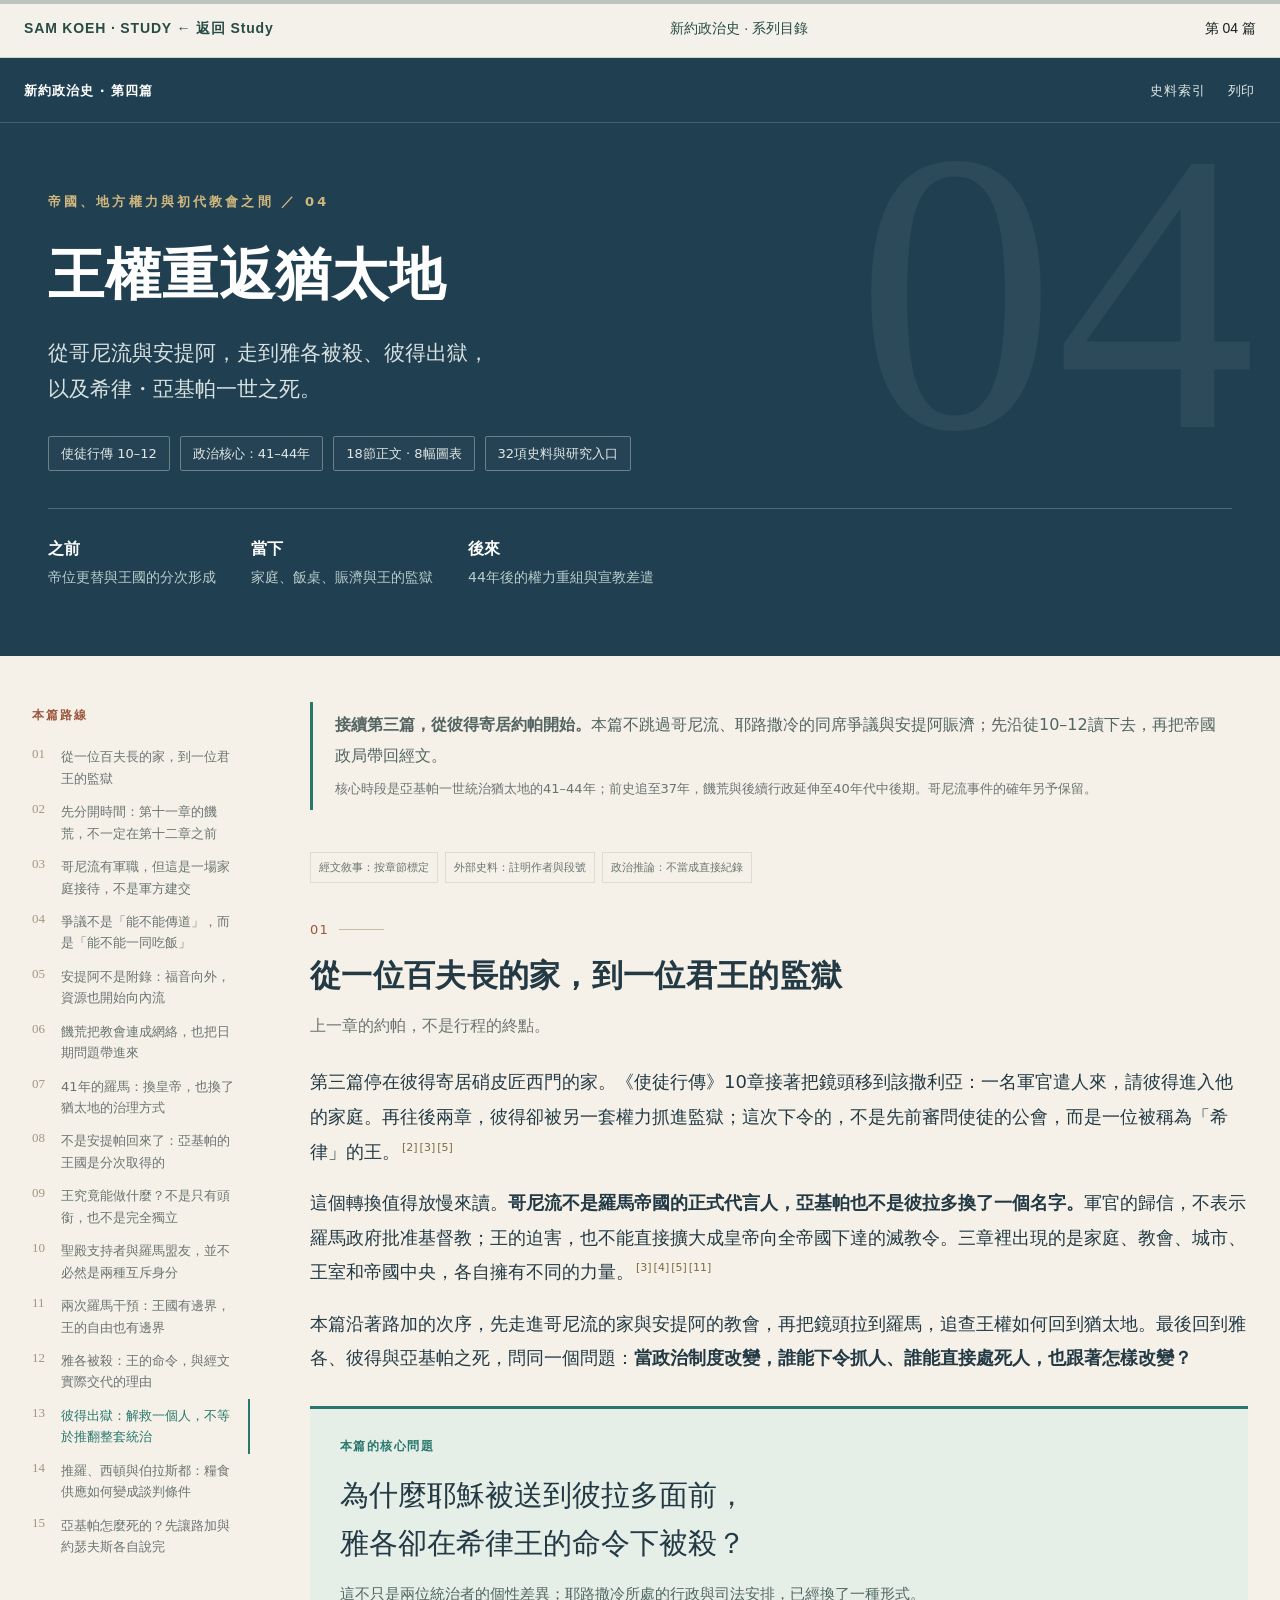
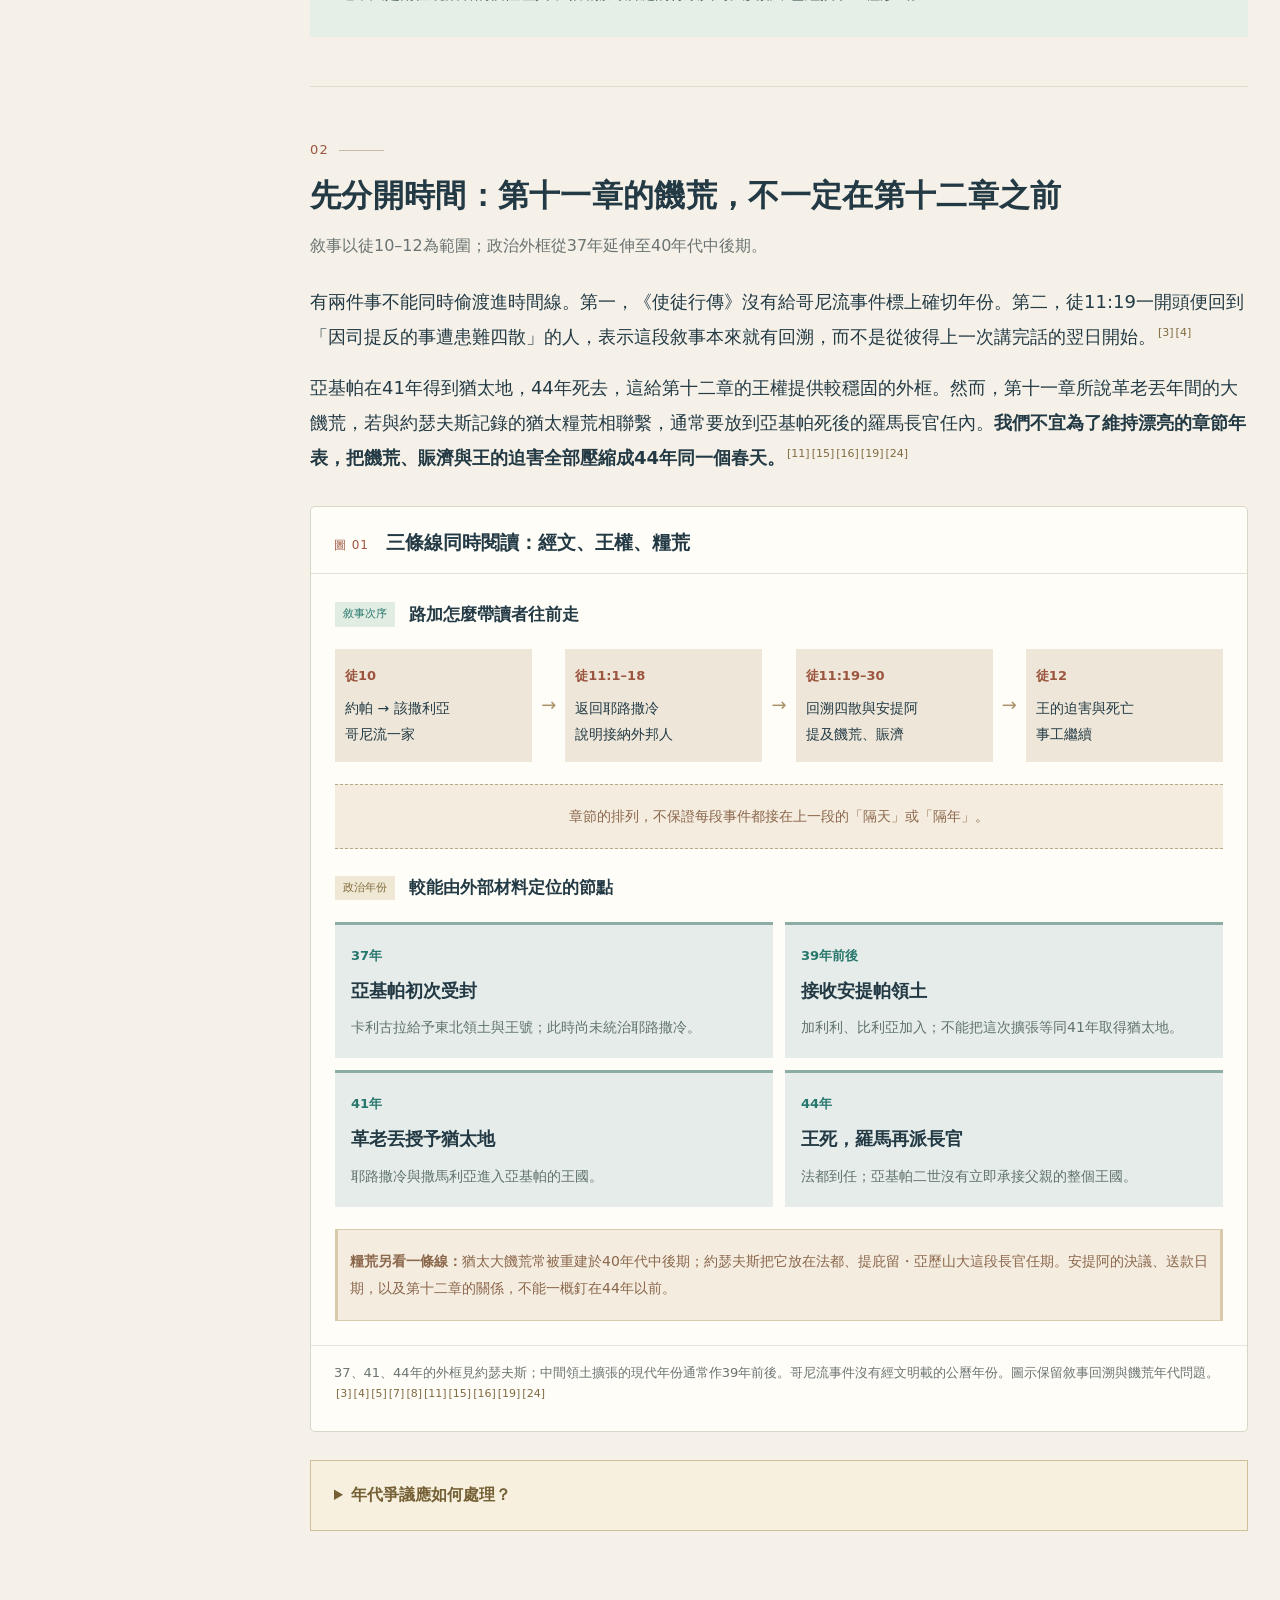
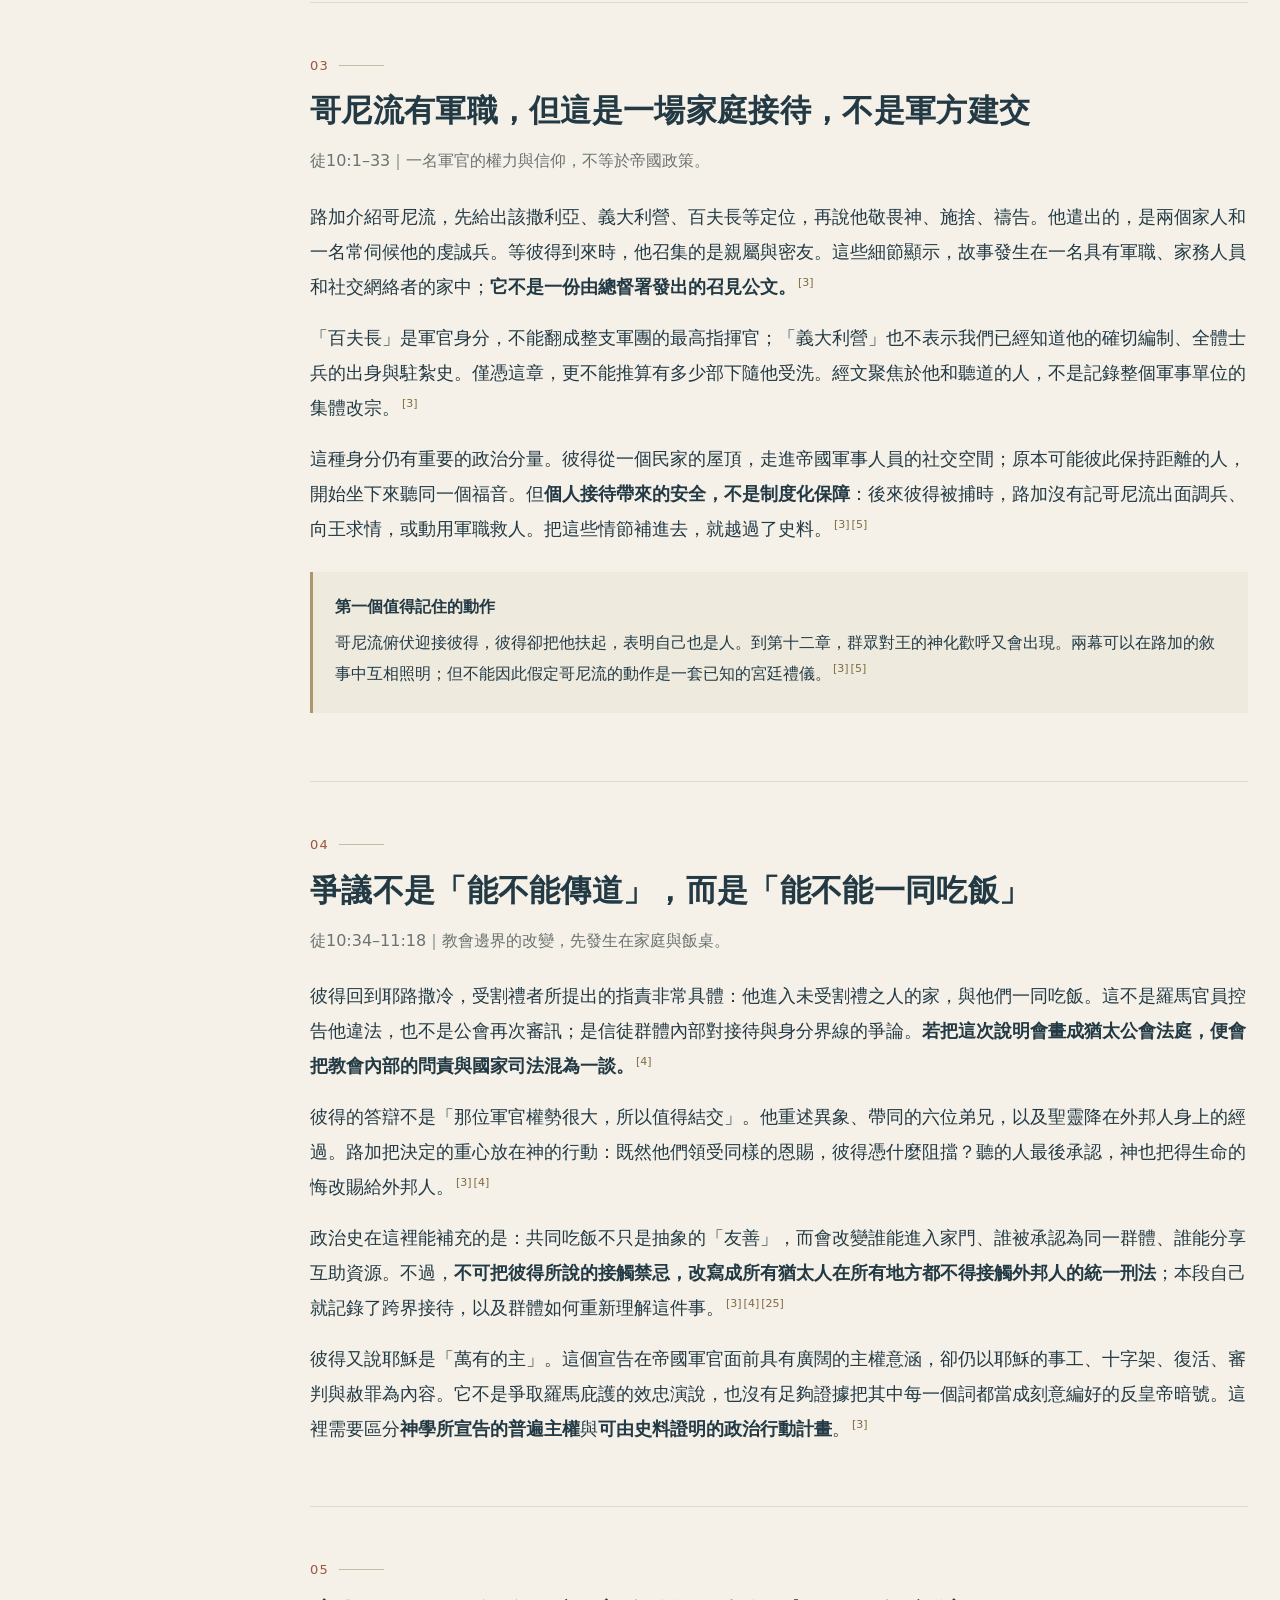
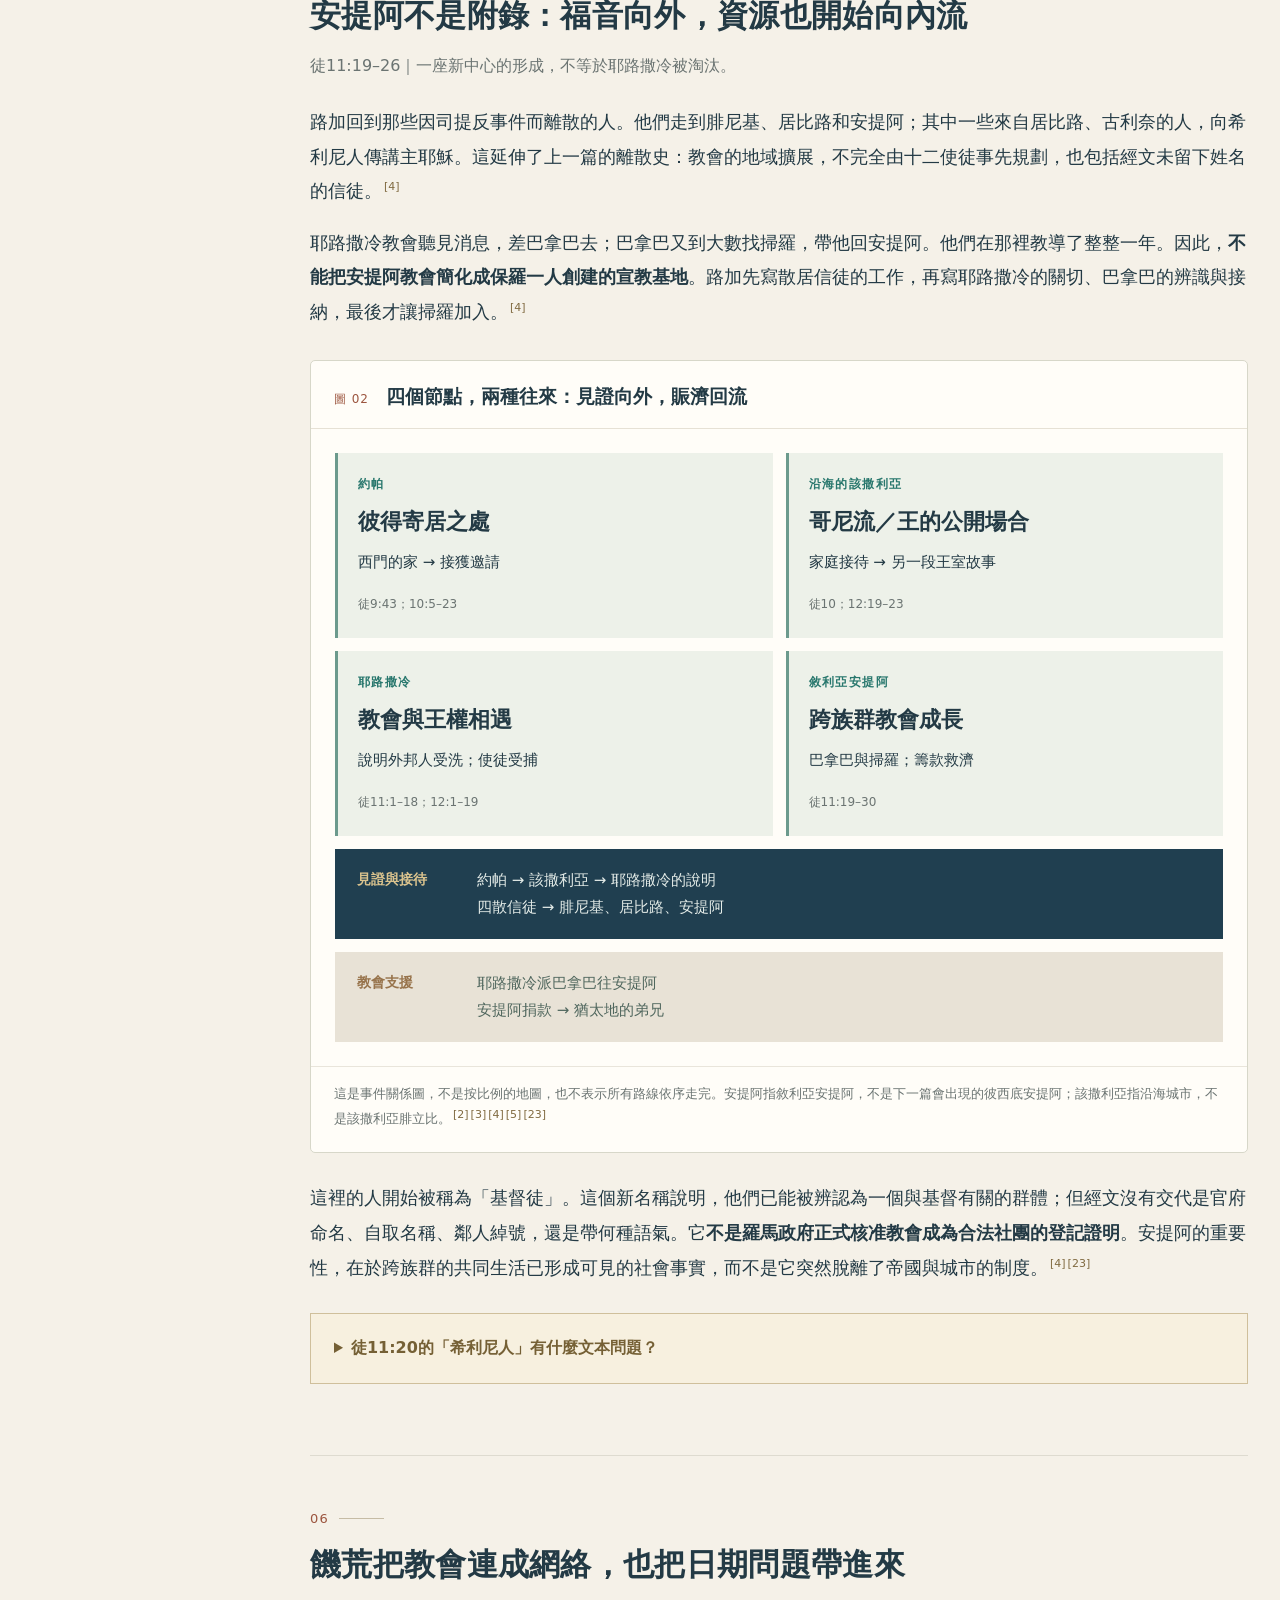
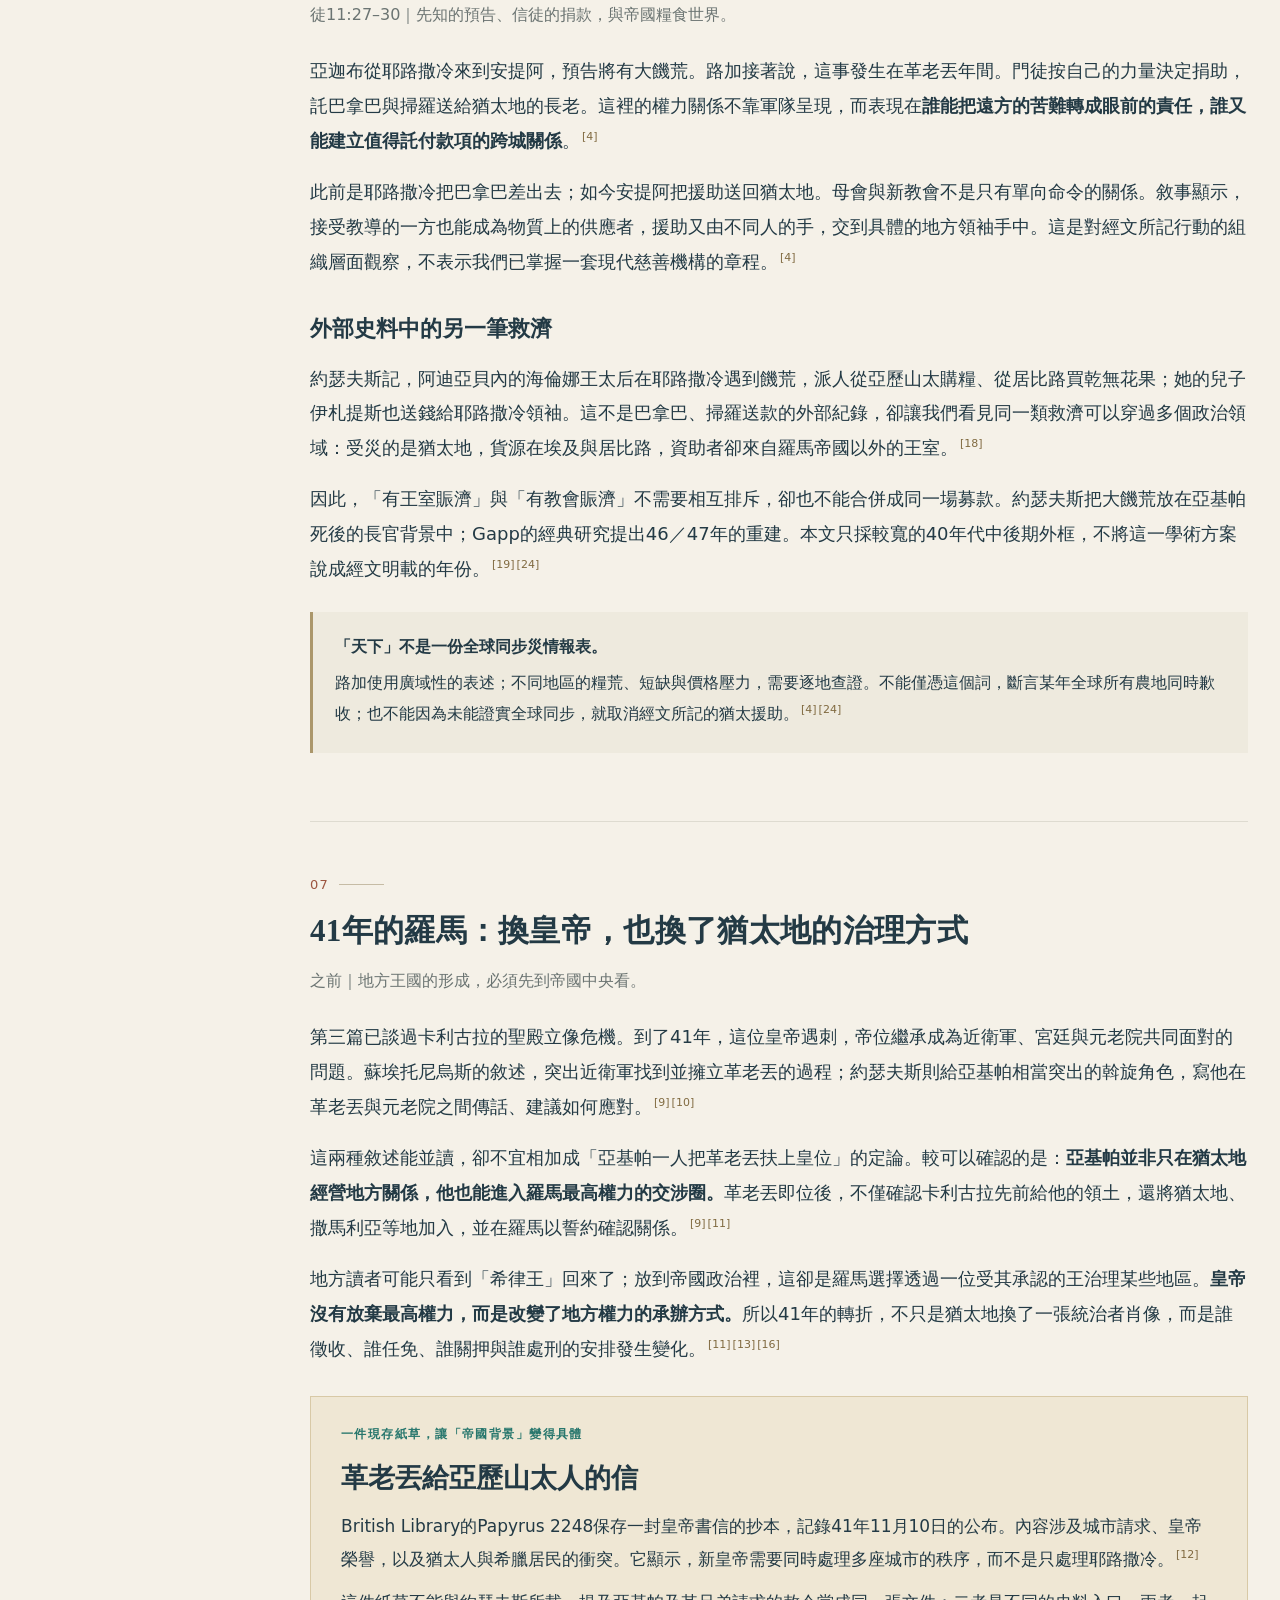
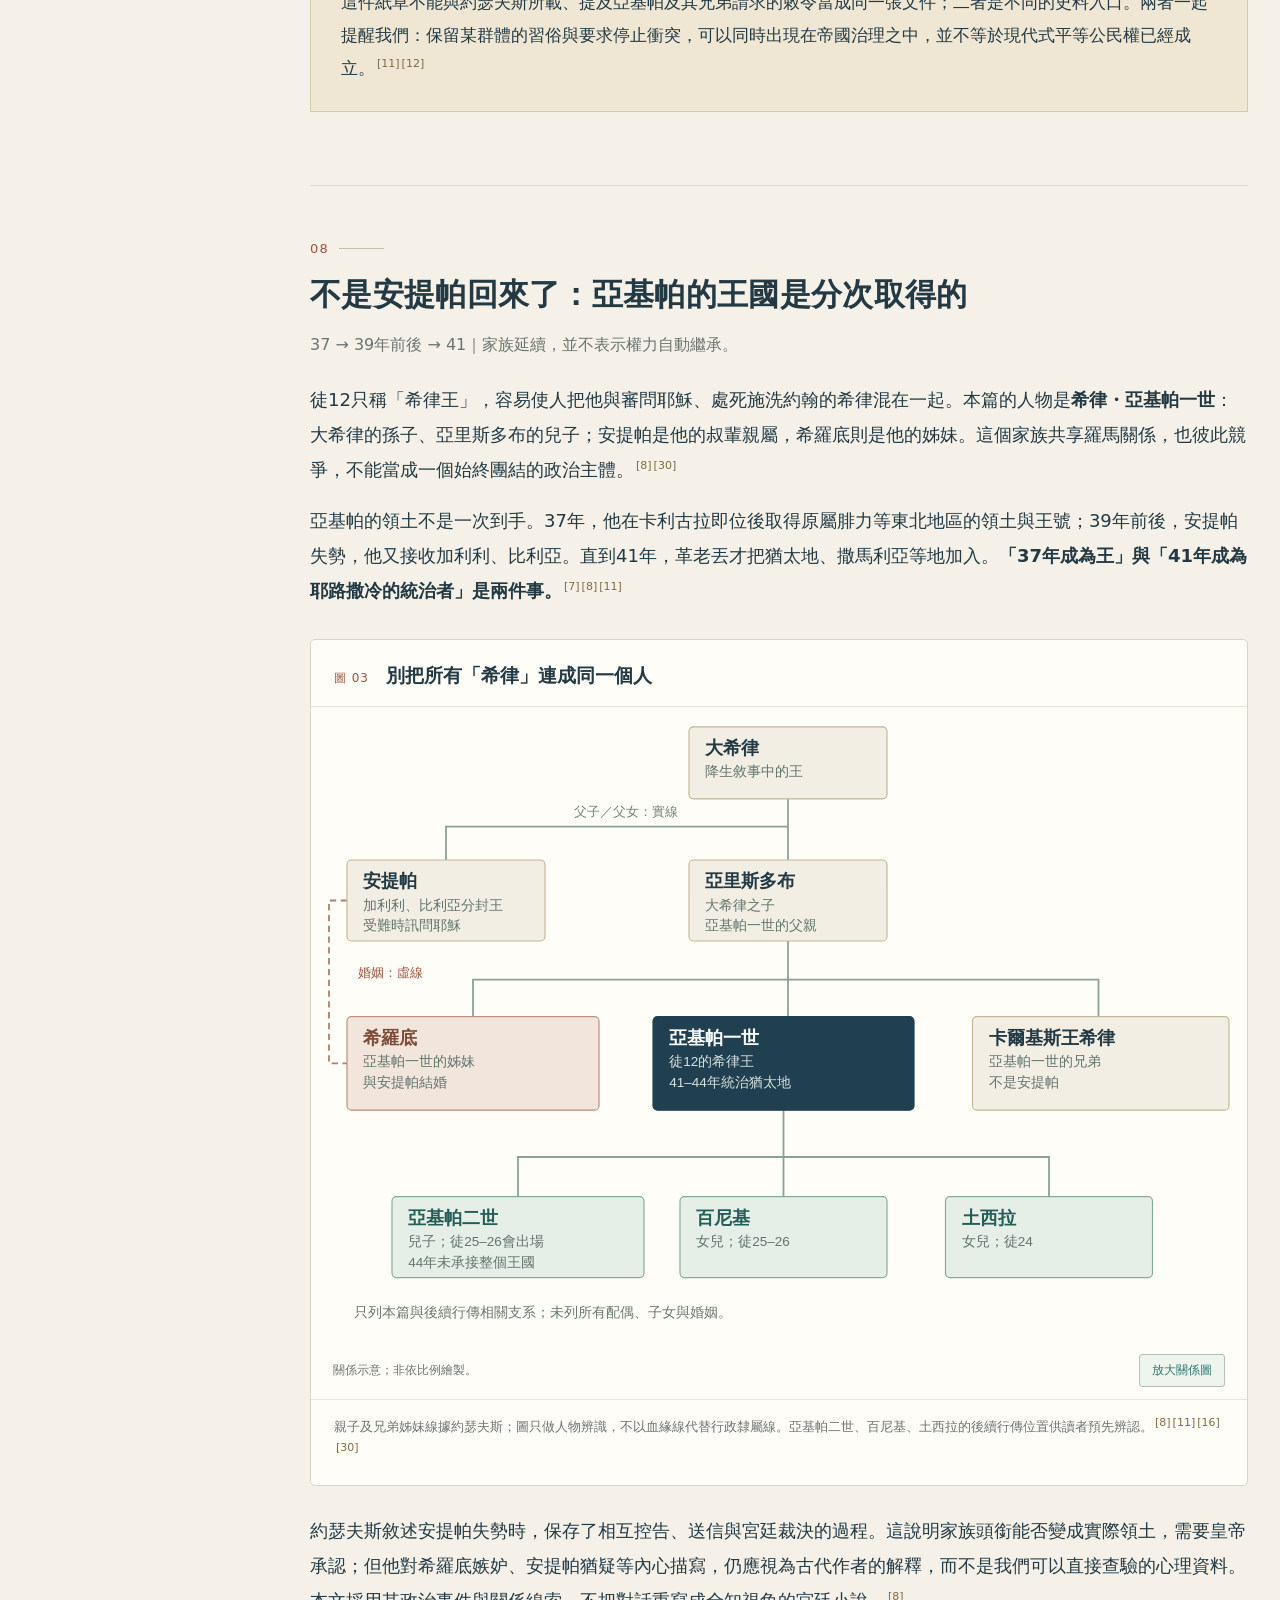
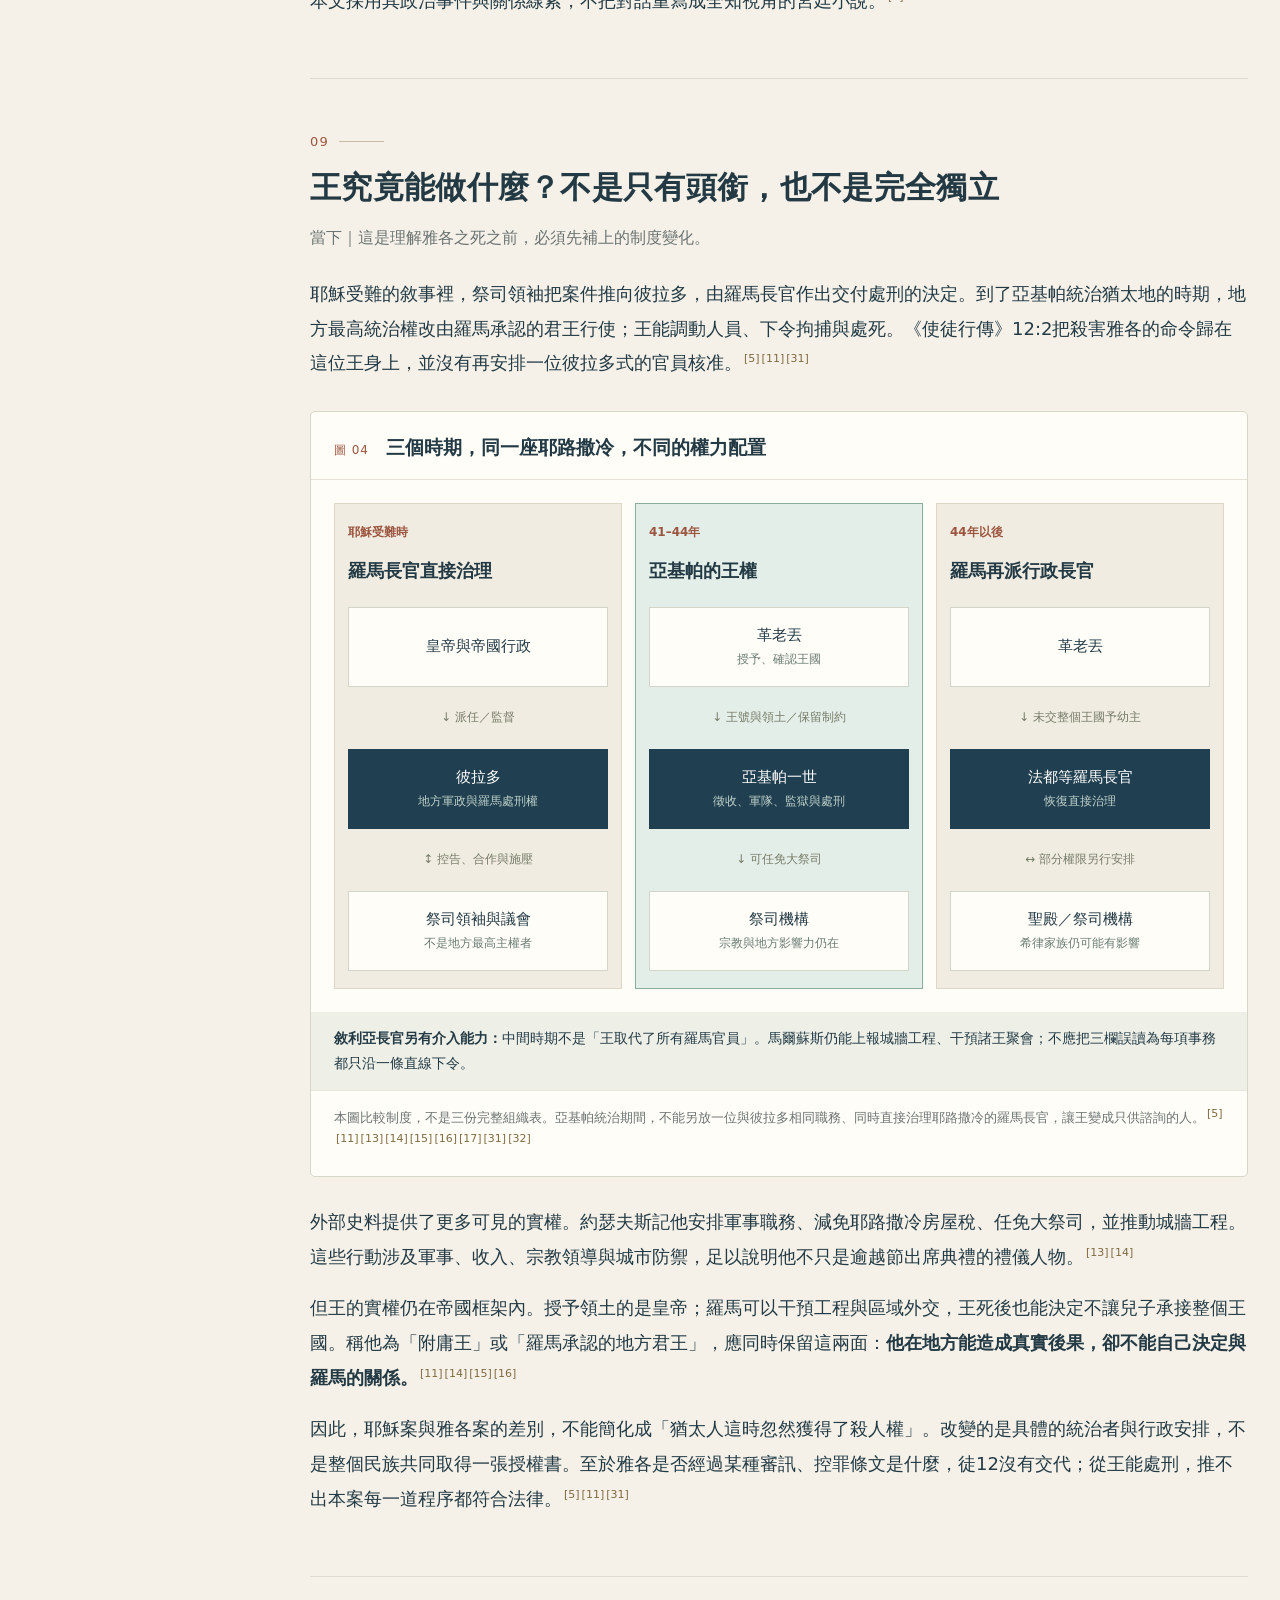
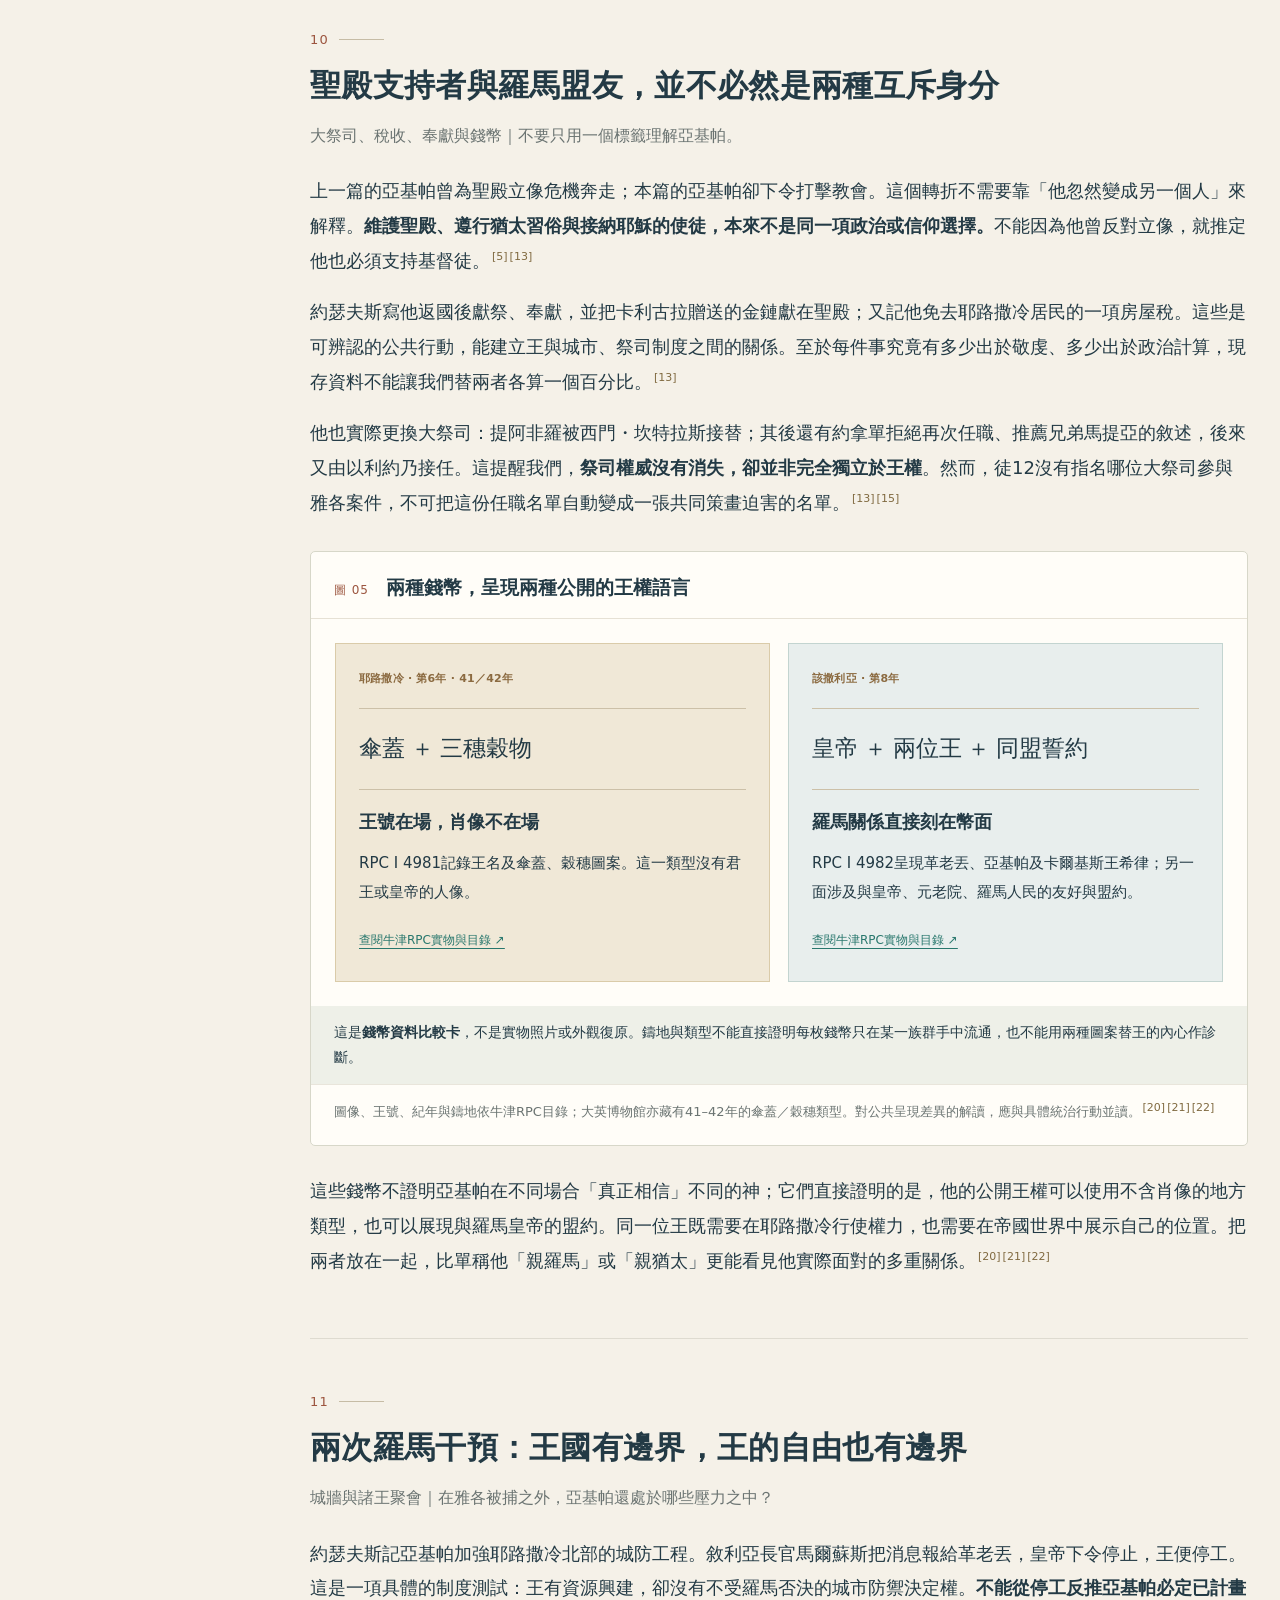
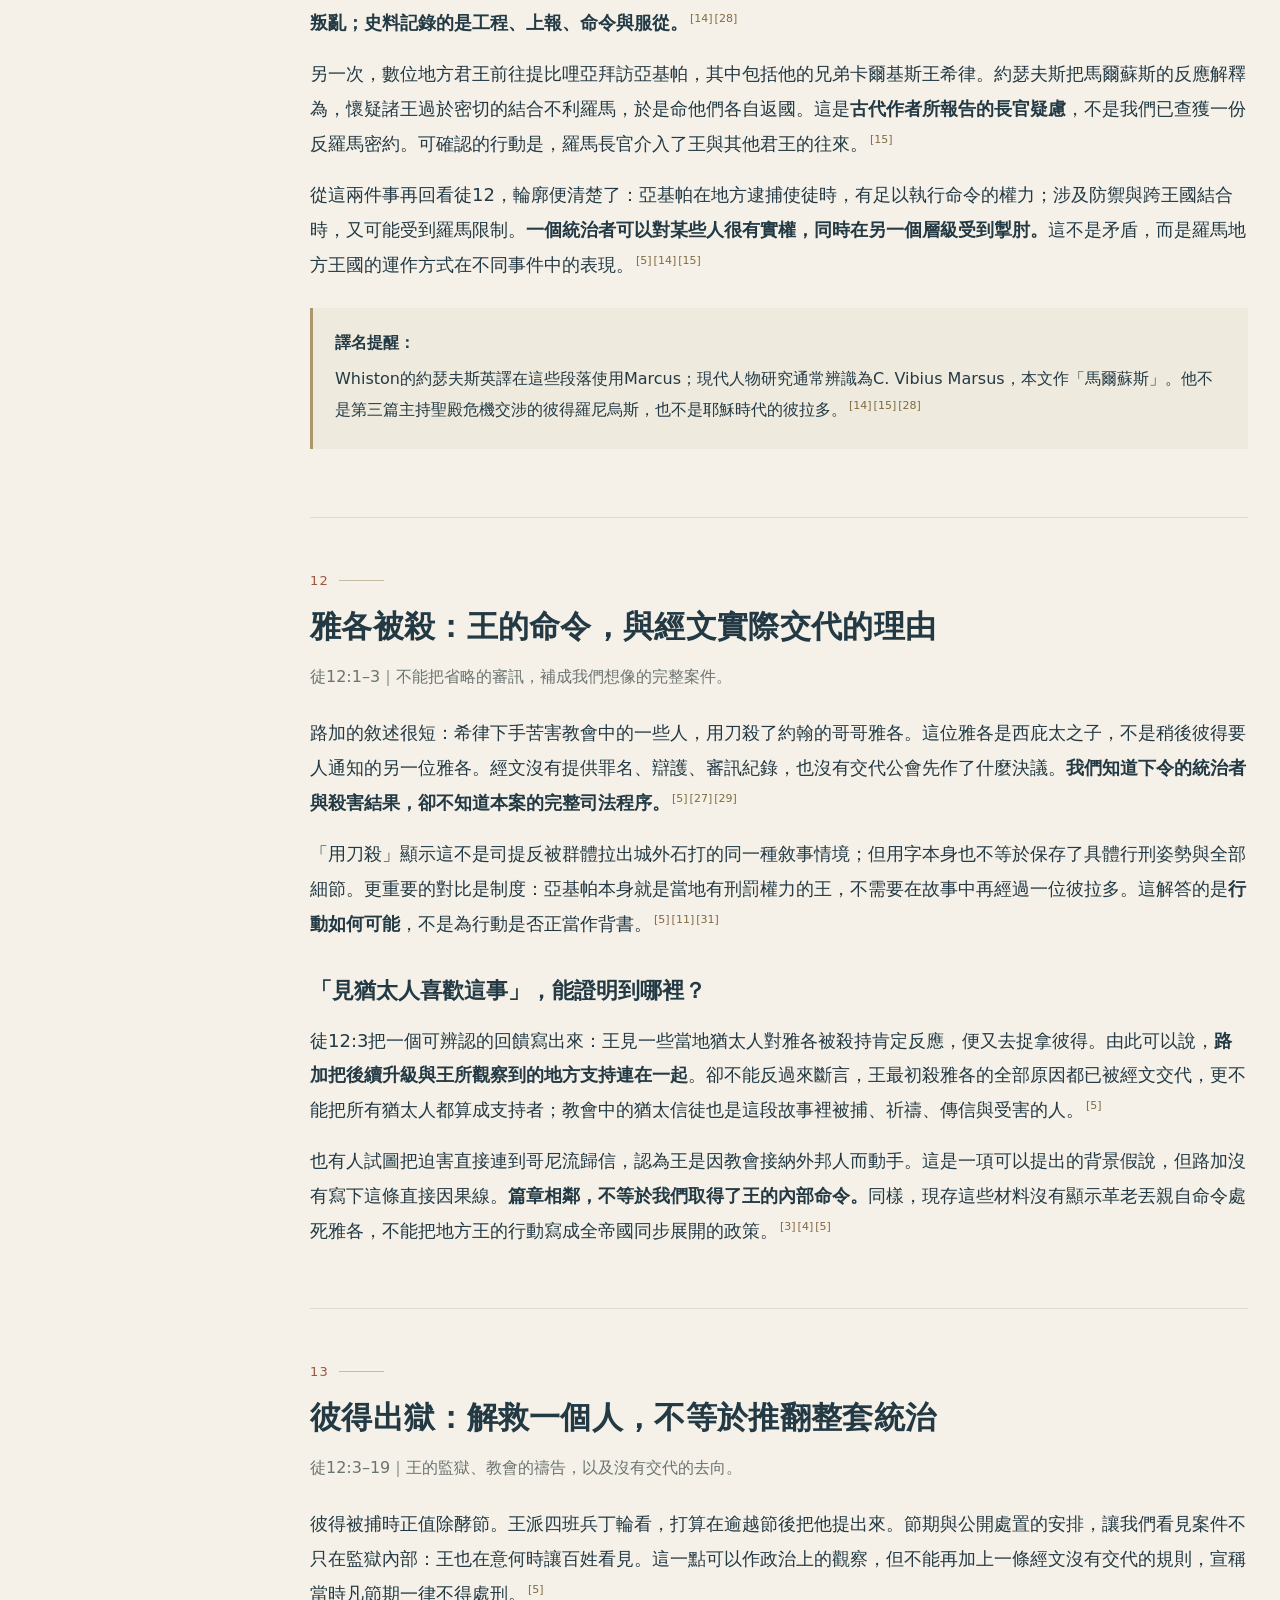
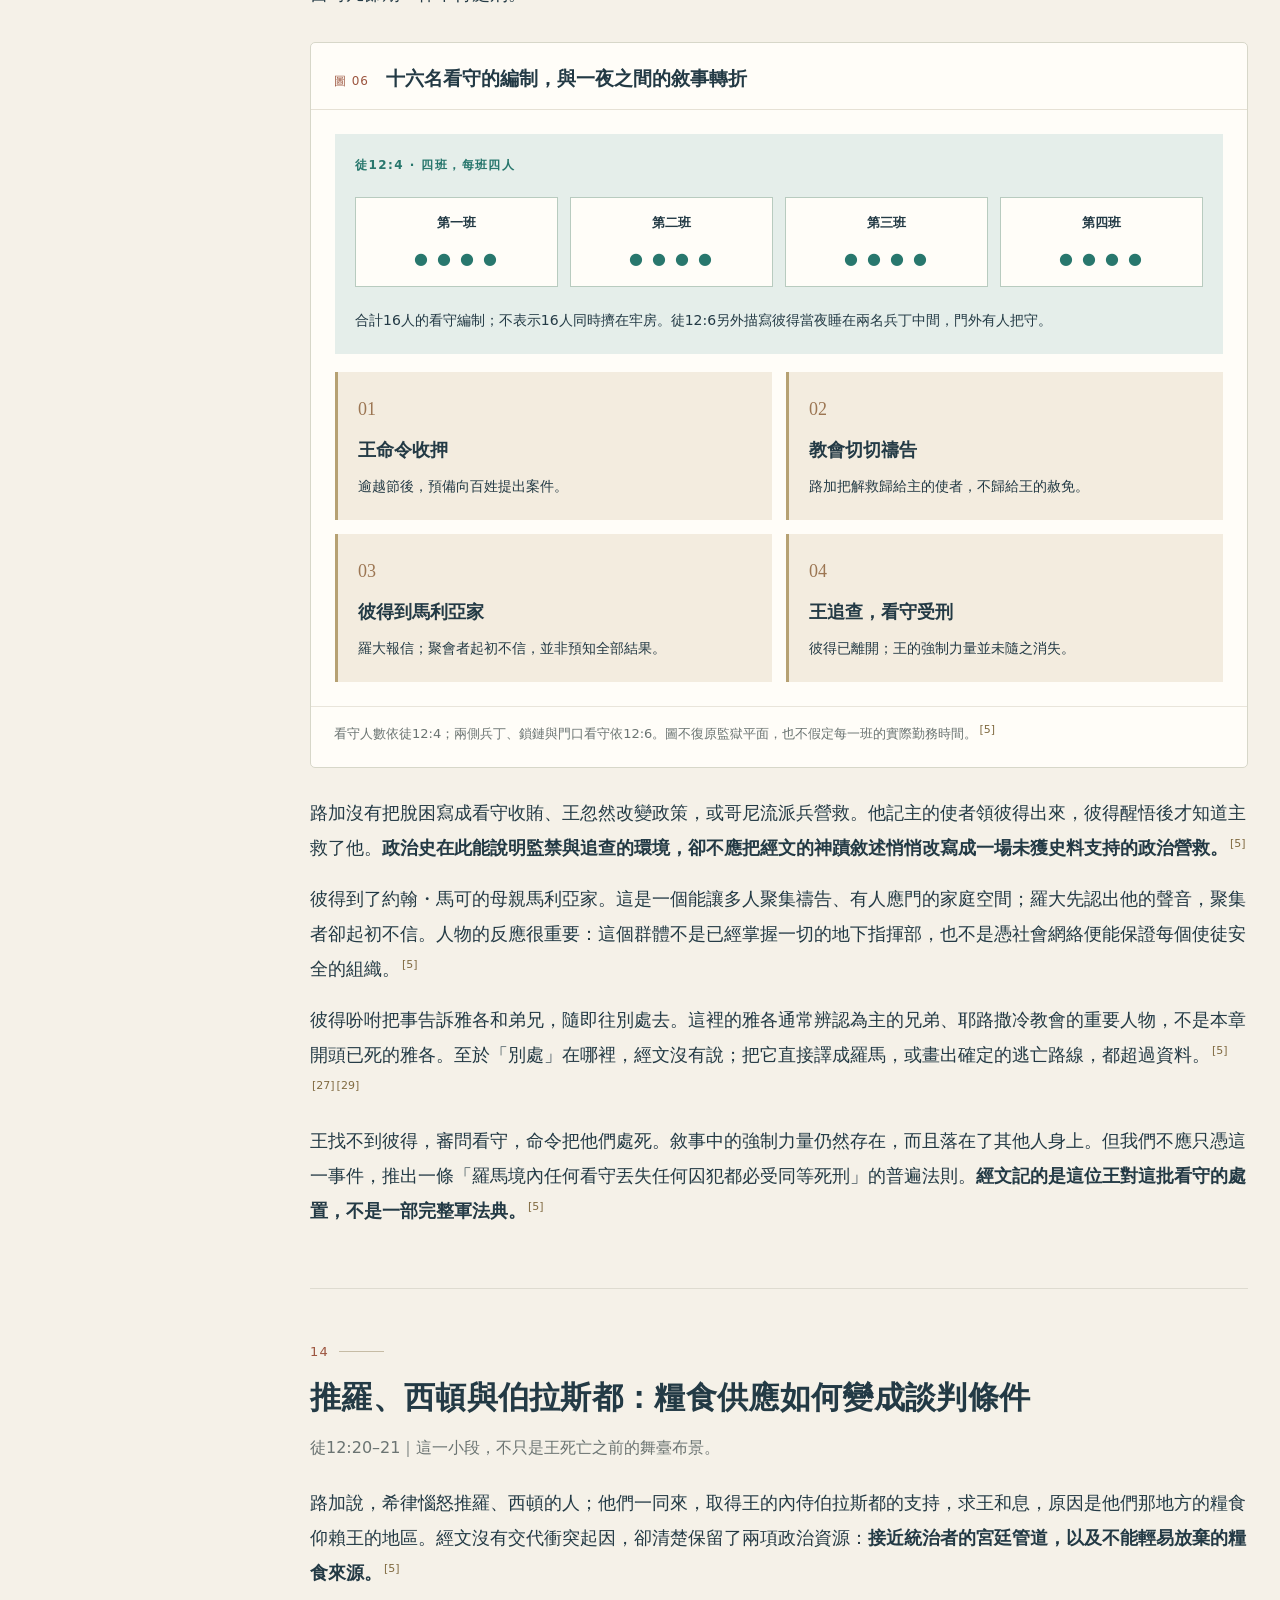
<file: nt-politics/04/index.html>
<!doctype html>
<html lang="zh-Hant"><head><meta charset="utf-8"><meta name="viewport" content="width=device-width,initial-scale=1">
<title>新約政治史④｜王權重返猶太地：哥尼流、安提阿與亞基帕一世</title>
<meta name="description" content="以使徒行傳10至12章為骨架，研究哥尼流、安提阿賑濟、革老丟與亞基帕一世的王權、雅各之死、彼得出獄，以及王死後的政治重組。">
<meta name="color-scheme" content="light">
<style>
:root{--paper:#f5f1e8;--card:#fffdf8;--ink:#233a45;--muted:#6b7472;--navy:#203f50;--teal:#28776d;--rust:#9c553f;--gold:#a68144;--line:#dedbd0;--soft:#eee9de;--font-body:"PingFang TC","Noto Sans CJK TC","Microsoft JhengHei",system-ui,sans-serif;--font-title:"Songti TC","Noto Serif CJK TC","PMingLiU",serif}
*{box-sizing:border-box}
html{scroll-behavior:smooth;scroll-padding-top:85px}
body{margin:0;background:var(--paper);color:var(--ink);font-family:var(--font-body);font-size:18px;line-height:1.94;-webkit-font-smoothing:antialiased}
a{color:var(--teal);text-decoration-thickness:1px;text-underline-offset:4px}
button{font:inherit;cursor:pointer}
button:focus-visible,a:focus-visible,summary:focus-visible{outline:3px solid #bd9e61;outline-offset:4px}
p{margin:.9em 0}
strong{font-weight:650}
h1,h2,h3,h4{line-height:1.45}
h1,h2{font-family:var(--font-title)}
h2{font-size:31px;letter-spacing:.01em;margin:8px 0 18px}
h3{font-size:22px;margin:34px 0 12px}
h4{font-size:19px;margin:8px 0}
small{font-size:.8em}
.skip{position:absolute;left:16px;top:-60px;background:white;padding:10px;z-index:30}
.skip:focus{top:8px}
.progress-track{position:fixed;left:0;right:0;top:0;height:4px;background:#bdc4bd;z-index:25}
.progress{height:4px;background:#c4a76c;width:0}
.topbar{height:65px;display:flex;align-items:center;justify-content:space-between;gap:16px;padding:0 max(24px,calc((100vw - 1280px)/2));background:var(--navy);color:#dce6e5;font-size:13px;letter-spacing:.08em;border-bottom:1px solid #456070}
.topbar .brand{font-weight:650;color:#fff;text-decoration:none;white-space:nowrap}
.topbar .tools{display:flex;align-items:center;gap:18px}
.topbar button,.topbar a:not(.brand){border:0;background:none;color:#dce6e5;font-size:13px;text-decoration:none;padding:2px}
.hero{background:var(--navy);color:#fff;position:relative;overflow:hidden}
.hero:after{content:"02";position:absolute;right:max(24px,calc((100vw - 1250px)/2));top:-70px;font-family:Georgia,serif;font-size:400px;line-height:1.2;color:#fff;opacity:.055;pointer-events:none}
.hero-inner{max-width:1280px;margin:0 auto;padding:66px 48px 64px;position:relative;z-index:1}
.kicker{font-size:13px;letter-spacing:.24em;color:#d0b77e;font-weight:650;margin:0 0 25px}
.hero h1{font-size:clamp(38px,4.4vw,63px);font-weight:650;letter-spacing:.015em;line-height:1.3;max-width:920px;margin:0 0 22px}
.hero .subtitle{max-width:810px;font-size:21px;line-height:1.75;color:#d7e1e1;margin:0 0 28px}
.meta{display:flex;flex-wrap:wrap;gap:10px;font-size:13px;color:#e3e8e5}
.meta span{border:1px solid #6c8087;padding:4px 12px;border-radius:2px;background:#ffffff05}
.hero-bottom{display:flex;gap:35px;margin-top:37px;padding-top:24px;border-top:1px solid #536974;font-size:14px;color:#bacccc}
.hero-bottom strong{display:block;color:#fff;font-size:16px}
.hero-bottom div{max-width:360px}
.layout{max-width:1280px;display:grid;grid-template-columns:228px minmax(0,1fr);gap:50px;margin:0 auto;padding:46px 32px 80px}
.sidebar{align-self:start;position:sticky;top:24px;max-height:calc(100vh - 45px);overflow:auto;font-size:13px;line-height:1.65;padding-right:10px;scrollbar-width:thin}
.sidebar .toc-heading{font-size:12px;letter-spacing:.18em;color:var(--rust);font-weight:700;margin:4px 0 15px}
.toc a{display:flex;gap:10px;text-decoration:none;color:var(--muted);padding:6px 6px 6px 0;border-right:2px solid transparent}
.toc a span{font:13px Georgia,serif;color:#a09885;flex:0 0 19px}
.toc a:hover,.toc a.active{color:var(--teal);border-color:var(--teal)}
.sidebar .aside-foot{border-top:1px solid var(--line);padding-top:18px;margin-top:18px;font-size:12px;color:var(--muted)}
.mobile-toc{display:none}
main{min-width:0}
.editor-note{border-left:3px solid var(--teal);padding:2px 22px 4px;margin:0 0 42px;font-size:16px;color:#536462}
.editor-note p{margin:5px 0}
.part-label{font-size:11px;letter-spacing:.18em;color:var(--rust);font-weight:700;margin:0 0 7px}
.chapter{padding:10px 0 43px;border-bottom:1px solid var(--line);margin:0 0 34px;scroll-margin-top:36px}
.chapter:last-child{border-bottom:0}
.chapter .section-no{display:inline-flex;align-items:center;gap:10px;font-size:13px;color:var(--rust);letter-spacing:.1em}
.section-no:after{content:"";display:block;width:45px;height:1px;background:#c6bca5}
.deck{font-size:16px;color:var(--muted);line-height:1.8;margin:-5px 0 24px}
.ref{font-size:10px;line-height:0;vertical-align:super;margin-left:2px;white-space:nowrap}
.ref a{text-decoration:none;color:#806a40;padding:2px 0}
.thesis{padding:26px 30px 28px;margin:30px 0 6px;border-top:3px solid var(--teal);background:#e6eee8}
.eyebrow{font-size:12px;letter-spacing:.12em;font-weight:700;color:var(--teal);display:block}
.thesis p{font-family:var(--font-title);font-size:29px;line-height:1.65;margin:13px 0}
.thesis small{display:block;color:#516763;font-size:15px}
.note{background:#eeeade;border-left:3px solid #ab976b;padding:19px 22px;margin:25px 0;font-size:16px}
.note p{margin:5px 0}
.artifact-callout{padding:26px 30px;background:#efe7d4;border:1px solid #d8c9a6;margin:30px 0}
.artifact-callout h3{margin:12px 0;font-family:var(--font-title);font-size:27px}
.artifact-callout p{font-size:17px;margin:10px 0 0}
.diagram{margin:30px 0 28px;border:1px solid #d7d7c9;background:var(--card);border-radius:5px;overflow:hidden}
.figure-title{display:flex;gap:17px;align-items:baseline;padding:20px 23px 16px;border-bottom:1px solid #e6e1d5}
.figure-title>span{font:12px var(--font-body);color:var(--rust);letter-spacing:.08em;white-space:nowrap}
.figure-title h3{font-family:var(--font-body);font-size:19px;line-height:1.6;margin:0}
figcaption{font-size:13px;line-height:1.9;color:var(--muted);padding:15px 23px 20px;margin:0;border-top:1px solid #e9e5db}
.diagram-toolbar{display:flex;justify-content:space-between;align-items:center;gap:14px;padding:12px 22px;color:var(--muted);font-size:12px}
.zoom-btn{font-size:12px;line-height:1.6;border:1px solid #aec0b9;background:#f0f4ee;color:var(--teal);padding:6px 12px;white-space:nowrap}
.under-diagram{padding:14px 23px;background:#eef0e8;font-size:14px;line-height:1.8}
.svg-scroll{overflow-x:auto;-webkit-overflow-scrolling:touch}
.svg-scroll svg{display:block;width:100%;height:auto;min-width:720px}
.bridge-grid{display:grid;grid-template-columns:repeat(3,minmax(0,1fr));padding:22px;gap:12px}
.bridge-node{padding:17px 15px;position:relative;border-top:3px solid var(--gold);background:#f2ebdc;min-width:0}
.bridge-node.acts{border-color:var(--teal);background:#e5eee8}
.bridge-node.bridge{border-color:var(--navy);background:#e4ebed}
.bridge-node b,.bridge-node strong{display:block;font-size:20px;line-height:1.5;margin:8px 0}
.bridge-node small{display:block;font-size:12px;line-height:1.7;color:#697772}
.bridge-node>span{font:12px Georgia,serif;color:var(--muted)}
.era-strip{display:grid;grid-template-columns:repeat(3,minmax(0,1fr));padding:18px 20px 0 108px;text-align:center;font-size:13px;color:var(--muted)}
.era-strip span{background:#eeeae0;padding:6px 4px;border-right:3px solid var(--card)}
.era-strip span:nth-child(2){background:#e0ece6;color:var(--teal)}
.timeline-row{display:grid;grid-template-columns:88px minmax(0,1fr);padding:12px 20px 0;gap:0}
.timeline-row:last-of-type{padding-bottom:20px}
.lane-title{font-size:13px;font-weight:650;padding:12px 10px 0 0;color:var(--navy)}
.lane-cells{display:grid;grid-template-columns:repeat(3,minmax(0,1fr));font-size:13px;line-height:1.8}
.lane-cells>div{background:#f2efe5;border:3px solid var(--card);padding:12px}
.lane-cells>div.current{background:#e6f0e9}
.lane-cells strong{display:block;font-size:15px;margin-bottom:7px}
.lane-cells small{font-size:12px;display:block;line-height:1.8;color:#74807a}
.timeline-row.biblical .lane-cells>div.current{border-top:3px solid var(--teal)}
.table-wrap{overflow-x:auto;margin:25px 0 0;border:1px solid var(--line);background:var(--card)}
table{width:100%;border-collapse:collapse;font-size:15px;line-height:1.85;min-width:625px}
th,td{text-align:left;vertical-align:top;padding:15px 17px;border-bottom:1px solid #e4e0d5}
th{background:var(--navy);color:#fff;font-size:14px;font-weight:600}
th:first-child,td:first-child{width:23%}
td:first-child{background:#f1eee4}
tr:last-child td{border-bottom:0}
.caption{font-size:13px;color:var(--muted);line-height:1.85;margin:12px 3px 24px}
.diaspora-grid{display:grid;grid-template-columns:1fr 1fr;gap:12px;padding:22px}
.origin{padding:17px 19px;background:#edf0e8;border:1px solid #dce0d5}
.origin h4{font-size:18px;margin:8px 0}
.origin p{font-size:14px;line-height:1.8;margin:0;color:#66736d}
.origin.east{background:#f3e9da;border-color:#e0d3bd}
.origin.east .eyebrow{color:var(--rust)}
.destination{grid-column:1/-1;background:var(--navy);padding:22px;text-align:center;color:white;position:relative;border-radius:2px}
.destination>span{display:block;letter-spacing:.2em;font-size:12px;color:#bdcfc9}
.destination strong{font-family:var(--font-title);display:block;font-size:28px;margin:5px 0}
.destination small{display:block;font-size:14px;line-height:1.8;color:#d1ddd6}
.space-grid{display:grid;grid-template-columns:repeat(3,minmax(0,1fr));gap:12px;padding:22px}
.space-grid>div{padding:20px 16px;background:#f1ede2;border-bottom:3px solid #bba77b}
.space-grid>div:nth-child(2){background:#f2e7e0;border-color:#b47b67}
.space-grid>div:nth-child(3){background:#e7eee7;border-color:#6d9784}
.space-icon{display:block;font:27px Georgia,serif;color:var(--rust)}
.space-grid h4{font-size:18px;line-height:1.65}
.space-grid p{font-size:14px;line-height:1.9}
.space-grid small{font-size:12px;color:#788077;line-height:1.7;display:block}
.hearing-grid{display:grid;grid-template-columns:repeat(2,minmax(0,1fr));gap:18px;padding:22px}
.hearing{border:1px solid #d3dfd7;background:#fafbf6}
.hearing header{background:#e3eee6;padding:18px}
.hearing header span{font-size:12px;color:var(--teal)}
.hearing h4{font-family:var(--font-title);font-size:24px;margin:5px 0 0}
.hearing dl{padding:5px 18px 12px;margin:0}
.hearing dt{font-size:12px;font-weight:700;color:var(--teal);margin-top:16px}
.hearing dd{font-size:15px;margin:4px 0 15px;line-height:1.85}
.hearing.second{border-color:#e2cec0}
.hearing.second header{background:#efe2d7}
.hearing.second dt,.hearing.second header span{color:var(--rust)}
.research{border:1px solid #cfbf9b;background:#f7f0df;margin:28px 0;padding:20px 23px;font-size:16px}
.research summary{font-weight:650;cursor:pointer;line-height:1.8;color:#756035}
.research p:last-child{margin-bottom:3px}
.three-cards{display:grid;grid-template-columns:repeat(3,minmax(0,1fr));gap:12px;margin:25px 0}
.three-cards>div{border:1px solid var(--line);background:var(--card);padding:18px 15px}
.three-cards h4{font-size:17px;margin:12px 0}
.three-cards p{font-size:14px;line-height:1.85;margin:10px 0 0}
.pill{font-size:11px;line-height:1.5;display:inline-block;padding:4px 8px;background:#e1ece2;color:var(--teal)}
.pill.interpretation{color:#826d3e;background:#efe8d4}
.pill.uncertain{color:#895b50;background:#f0e1da}
.next{background:#e6ebe7;padding:25px 29px;margin:28px 0 0;border-top:2px solid #739181}
.next h3{font-family:var(--font-title);font-size:25px;margin:12px 0}
.next p{font-size:16px;margin:12px 0 0}
.closing-quote{background:var(--navy);color:#e4ece9;padding:30px 34px;margin:33px 0 0;border-left:5px solid #c3a76f}
.closing-quote p{font-family:var(--font-title);font-size:24px;line-height:1.9;margin:5px 0 20px}
.closing-quote .accent{color:#dec994}
.closing-quote small{color:#bdcfca;font-size:13px}
.closing-quote .ref a{color:#dfc688}
.appendix{margin:45px 0;padding-top:20px}
.appendix h2{font-size:27px}
.name-grid{display:grid;grid-template-columns:1fr 1fr;gap:12px}
.name-grid>div{background:#eeeade;padding:18px 20px;font-size:14px}
.name-grid h4{font-size:17px;margin:0 0 8px}
.name-grid p{margin:5px 0;line-height:1.85}
.sources{border-top:2px solid var(--navy);padding-top:25px}
.sources .intro{font-size:14px;color:var(--muted)}
.source-list{padding:0;list-style:none;counter-reset:source}
.source-list li{font-size:14px;line-height:1.85;padding:15px 0 15px 43px;border-bottom:1px solid var(--line);position:relative;scroll-margin-top:30px}
.source-list li:before{counter-increment:source;content:"[" counter(source) "]";font:14px Georgia,serif;color:var(--rust);position:absolute;top:19px;left:0}
.source-list .cat{font-size:10px;letter-spacing:.03em;border:1px solid #c7cdc4;color:#6f7b70;padding:2px 6px;display:inline-block;margin-right:8px;vertical-align:middle}
.source-list p{margin:5px 0 0;color:var(--muted);font-size:12px}
.resources-grid{display:grid;grid-template-columns:1fr 1fr;gap:16px}
.resource-card{background:var(--card);border:1px solid var(--line);padding:20px}
.resource-card .artifact-symbol{font:46px Georgia,serif;color:#b1a27c;line-height:1}
.resource-card h4{font-size:18px}
.resource-card p{font-size:14px;line-height:1.8;color:var(--muted)}
.resource-card a{font-size:13px}
.footer{background:#e9e5da;padding:30px 26px;color:#6e766e;font-size:13px;text-align:center;border-top:1px solid var(--line)}
.footer strong{color:var(--navy)}
dialog{width:min(1350px,96vw);max-width:96vw;border:1px solid #82948c;background:var(--paper);padding:0;border-radius:5px;max-height:94vh}
dialog::backdrop{background:#182a32bb}
.modal-head{display:flex;justify-content:space-between;padding:12px 20px;position:sticky;top:0;background:var(--navy);color:white;z-index:3;font-size:15px}
.modal-head button{border:1px solid #8aa29e;background:none;color:white;font-size:14px;padding:3px 13px}
.modal-content{overflow:auto;padding:10px}
.modal-content svg{display:block;width:100%;min-width:1000px;height:auto}
@media(min-width:1300px){body{font-size:19px}.layout{gap:58px}}
@media(max-width:1000px){
.layout{grid-template-columns:1fr;max-width:900px;padding:30px 28px 60px}
.sidebar{display:none}.mobile-toc{display:block;margin-bottom:32px;border:1px solid var(--line);background:var(--card);font-size:14px;padding:14px 18px}
.mobile-toc summary{color:var(--teal);cursor:pointer;font-weight:650}
.mobile-toc .toc{display:grid;grid-template-columns:1fr 1fr;gap:2px 18px;margin-top:15px}
.hero-inner{padding:48px 30px 43px}.hero:after{font-size:320px;top:0}
.editor-note{margin-bottom:28px}
}
@media(max-width:600px){
body{font-size:17px;line-height:1.93}.topbar{height:58px;padding:0 20px;font-size:12px}.topbar .tools{gap:12px}.topbar .tools a{display:none}
.hero-inner{padding:37px 22px 35px}.kicker{font-size:11px;margin-bottom:21px;letter-spacing:.16em}.hero h1{font-size:37px;line-height:1.43;max-width:350px}.hero .subtitle{font-size:17px;line-height:1.8}
.hero:after{font-size:255px;right:-10px;top:100px}
.meta{gap:7px;font-size:11px}.meta span{padding:4px 9px}.hero-bottom{gap:18px;font-size:12px;margin-top:26px;padding-top:20px}.hero-bottom strong{font-size:14px}
.layout{padding:24px 20px 42px;gap:0}.mobile-toc{margin-bottom:27px}.mobile-toc .toc{grid-template-columns:1fr}
h2{font-size:26px;line-height:1.6;margin:7px 0 18px}h3{font-size:21px;line-height:1.7;margin-top:29px}
.chapter{padding-bottom:31px;margin-bottom:27px}.deck{font-size:15px}.editor-note{font-size:14px;padding-left:17px}
.thesis{padding:21px 20px}.thesis p{font-size:24px;line-height:1.75}.thesis small{font-size:14px}
.note{padding:17px 18px;font-size:15px}.artifact-callout{padding:23px 21px}.artifact-callout h3{font-size:24px}.artifact-callout p{font-size:16px}
.figure-title{padding:16px;gap:11px;align-items:flex-start}.figure-title h3{font-size:17px}.figure-title>span{font-size:11px;line-height:2.5}
figcaption{padding:14px 16px 17px;font-size:12px}.diagram{margin:25px 0}.diagram-toolbar{padding:12px 15px;align-items:flex-start}.diagram-toolbar>span{font-size:11px;line-height:1.8}
.bridge-grid{grid-template-columns:repeat(2,minmax(0,1fr));padding:14px;gap:10px}.bridge-node{padding:14px 12px}.bridge-node b,.bridge-node strong{font-size:18px}
.era-strip{padding:15px 10px 0 67px;font-size:11px}.timeline-row{grid-template-columns:57px minmax(0,1fr);padding:9px 10px 0}.lane-title{font-size:11px;padding-right:5px}
.lane-cells{font-size:11px;line-height:1.8}.lane-cells>div{padding:7px 5px;border-width:2px}.lane-cells strong{font-size:12px;line-height:1.8}.lane-cells small{font-size:10px}.timeline-row:last-of-type{padding-bottom:13px}
.diaspora-grid{padding:14px;gap:9px}.origin{padding:14px 12px}.origin h4{font-size:16px;line-height:1.8}.origin p{font-size:12px}.origin .eyebrow{font-size:10px}
.destination{padding:17px}.destination strong{font-size:25px}.destination small{font-size:12px}
.space-grid{grid-template-columns:1fr;padding:14px;gap:10px}.space-grid>div{padding:17px 18px;position:relative;padding-left:60px}.space-icon{position:absolute;left:20px;top:17px;font-size:27px}.space-grid p{margin:8px 0}.space-grid h4{margin:0;font-size:19px}
.hearing-grid{grid-template-columns:1fr;padding:14px;gap:14px}.hearing h4{font-size:23px}.hearing dl{padding:0 17px 10px}.hearing dt{margin-top:13px}.hearing dd{font-size:15px}
.research{padding:17px;font-size:15px}.three-cards{grid-template-columns:1fr;gap:10px}.three-cards>div{padding:18px}.three-cards h4{display:inline;margin-left:7px;font-size:16px}
.next{padding:23px 20px}.next h3{font-size:23px}.next p{font-size:15px}
.closing-quote{padding:23px 21px}.closing-quote p{font-size:21px;line-height:1.9}
.name-grid,.resources-grid{grid-template-columns:1fr}
.sources h2{font-size:25px}.source-list li{padding-left:35px;font-size:13px}.source-list p{font-size:12px}.source-list .cat{font-size:9px}
.under-diagram{padding:13px 16px;font-size:13px}
}
@media print{
html{scroll-behavior:auto}body{background:white;color:#111;font-size:11pt;line-height:1.7}
.topbar,.sidebar,.mobile-toc,.progress-track,.zoom-btn,dialog,.footer{display:none!important}
.hero{background:white;color:#111;border-bottom:2px solid #333}.hero-inner{padding:20px 0}.hero h1{font-size:30pt}.hero .subtitle,.kicker,.hero-bottom,.hero-bottom strong,.meta{color:#333}.hero:after{display:none}.meta span{border-color:#bbb}.hero-bottom{border-color:#bbb}
.layout{display:block;max-width:none;padding:20px 0}.chapter{break-before:auto;margin-bottom:15px;padding-bottom:15px}.diagram,.note,.research,.thesis,.artifact-callout,.next,.closing-quote{break-inside:avoid}
h2,h3{break-after:avoid}h2{font-size:21pt}h3{font-size:15pt}.table-wrap,.svg-scroll{overflow:visible}.svg-scroll svg{min-width:0}table{min-width:0;font-size:10pt}.source-list li{font-size:10pt}
.closing-quote{background:#eee;color:#111}.closing-quote .accent{color:#444}.closing-quote small{color:#666}
a{color:inherit}*{-webkit-print-color-adjust:exact;print-color-adjust:exact}
}


.hero:after{content:"03"}
.two-clock{padding:24px}
.clock-label{display:flex;align-items:center;gap:14px;font-size:17px;margin-bottom:18px;flex-wrap:wrap}
.date-grid{display:grid;grid-template-columns:repeat(3,minmax(0,1fr));gap:12px}
.date-grid>div{background:#e5ecea;padding:18px 16px;border-top:3px solid #8daca3}
.date-grid b{display:block;color:var(--teal);font-size:13px;margin-bottom:8px}
.date-grid strong{display:block;font-size:18px;line-height:1.6}
.date-grid p{font-size:14px;line-height:1.8;margin:10px 0 0;color:#61736d}
.clock-divider{padding:18px 12px;margin:22px 0;border-top:1px dashed #b6a987;border-bottom:1px dashed #b6a987;text-align:center;font-size:14px;color:#8b674c;background:#f4ecdf}
.sequence-strip{display:flex;align-items:stretch;gap:9px}
.sequence-strip>div{background:#eee7d9;padding:14px 10px;flex:1;min-width:0}
.sequence-strip small{display:block;font-size:11px;color:#877151;line-height:1.7}
.sequence-strip strong{display:block;font-size:16px;line-height:1.7;margin-top:8px}
.sequence-strip i{display:flex;align-items:center;color:#a99268;font-style:normal}
.territory-grid{display:grid;grid-template-columns:1fr 1fr;gap:14px;padding:22px}
.territory{padding:23px;background:#e8eeeb;border:1px solid #cbd7d0}
.territory.wide{grid-column:1/-1}
.territory h4{font-size:21px;margin:10px 0 16px}
.territory p{font-size:15px;line-height:1.9;margin:12px 0 0}
.route-row{display:grid;grid-template-columns:1fr 1.4fr 1.4fr;gap:12px;align-items:center;padding:11px 0;border-top:1px solid #cbd7d0;font-size:15px}
.route-row span{font-size:13px;color:#668275}
.territory.east{background:#f0e9de;border-color:#d9cbb7}
.territory.south{background:#e8e4db;border-color:#d4caba}
.territory.south .eyebrow{color:var(--rust)}
.border-note{font-size:12px;display:block;margin-top:16px;color:#8c6750;border-top:1px dashed #c4b9a4;padding-top:10px}
.evidence-triad{display:grid;grid-template-columns:repeat(3,minmax(0,1fr));gap:12px;padding:22px}
.evidence-triad article{background:#edf1e9;padding:19px 16px;border-top:3px solid #8fac9a}
.evidence-triad article:nth-child(2){background:#f1eadb;border-color:#b7a276}
.evidence-triad article:nth-child(3){background:#e7edf0;border-color:#7e9ca9}
.evidence-triad h4{font-size:17px;line-height:1.65;margin:15px 0 12px}
.evidence-triad p{font-size:15px;line-height:1.9}
.evidence-triad b{font-size:13px;line-height:1.7;display:block;color:#596e67}
.inference-band{padding:19px 24px;background:#eee9de;font-size:14px;line-height:2}
.political-index{display:grid;grid-template-columns:1fr 1fr;gap:14px}
.person-card{padding:22px;background:var(--card);border:1px solid var(--line)}
.person-card .role{font-size:11px;letter-spacing:.05em;color:var(--rust)}
.person-card h3{font-size:20px;margin:8px 0 13px}
.person-card p{font-size:14px;line-height:1.9;margin:8px 0}
.source-list li:target{background:#eaeeda;outline:1px solid #bdc99a;padding-right:12px}
.source-list .source-title{display:block;font-weight:650;margin:7px 0}
.source-list .source-meta{font-size:12px;color:var(--muted)}
.series-nav{border-top:1px solid var(--line);margin-top:28px;padding-top:19px;display:flex;gap:20px;font-size:14px;flex-wrap:wrap}
.legend{display:flex;gap:9px;flex-wrap:wrap;margin:18px 0}
a.ref-link{font-size:12px}
.modal-content svg{max-height:none}
dialog .modal-content{overflow:auto;max-height:80vh}
.diagram-toolbar .zoom-btn{border-radius:3px}
.source-filter{font-size:13px;color:var(--muted)}
@media(max-width:800px){
.date-grid{grid-template-columns:1fr 1fr}
.evidence-triad{grid-template-columns:1fr}
.evidence-triad article{padding:20px}
.evidence-triad h4{font-size:20px;margin:12px 0 8px}
.sequence-strip{display:grid;grid-template-columns:1fr 1fr;gap:10px}
.sequence-strip i{display:none}
.sequence-strip>div{border-left:3px solid #b8a77f}
.sequence-strip>div:last-child{grid-column:1/-1}
}
@media(max-width:600px){
.two-clock{padding:15px}
.clock-label{font-size:15px;gap:9px}
.date-grid{grid-template-columns:1fr}
.date-grid>div{padding:15px 17px}
.date-grid b{margin-bottom:3px}
.date-grid strong{font-size:19px}
.date-grid p{font-size:14px;margin:7px 0 0}
.clock-divider{font-size:13px;padding:15px 12px;line-height:1.8}
.territory-grid{grid-template-columns:1fr;padding:14px;gap:12px}
.territory{padding:18px 16px}
.territory h4{font-size:19px;line-height:1.75}
.territory p{font-size:14px}
.route-row{grid-template-columns:1fr;gap:2px;padding:13px 0}
.route-row span{font-size:12px}
.territory.wide{grid-column:auto}
.evidence-triad{padding:14px}
.inference-band{padding:16px;font-size:13px}
.political-index{grid-template-columns:1fr}
.person-card{padding:19px}
.hero h1{max-width:none}
.hero .subtitle{font-size:17px}
.hero-bottom{display:grid;grid-template-columns:1fr;gap:15px}
.hero-bottom>div{max-width:none}
.hero-bottom strong{display:inline;margin-right:8px}
.artifact-callout a{font-size:14px}
.topbar .brand{font-size:11px;letter-spacing:.02em}
.table-wrap{max-width:100%}
}
@media print{
.two-clock,.date-grid,.evidence-triad,.territory-grid,.political-index{break-inside:auto}
.date-grid{grid-template-columns:1fr 1fr}
.person-card,.territory,.evidence-triad article{break-inside:avoid}
.source-list li{break-inside:avoid}
.chapter .ref a{color:#333}
}
@media(prefers-reduced-motion:reduce){html{scroll-behavior:auto}*{transition:none!important}}


/* Fourth installment: reading and evidence panels */
.hero:after{content:"04"}
.hero h1{max-width:1000px}
.hero .subtitle{max-width:900px}
.meta span{background:#ffffff06}
.sequence-strip b{display:block;font-size:13px;color:var(--rust);margin-bottom:8px}
.sequence-strip span{display:block;font-size:14px;line-height:1.85}
.date-grid{grid-template-columns:repeat(2,minmax(0,1fr))}
.clock-divider.secondary{margin-bottom:0;text-align:left;border-style:solid;border-color:#d9caac}
.city-network{display:grid;grid-template-columns:repeat(2,minmax(0,1fr));gap:13px;padding:24px}
.city{padding:20px 20px 18px;background:#edf1e9;border-left:3px solid #6c9a8d}
.city h4{font-family:var(--font-title);font-size:22px;margin:10px 0}
.city p{font-size:15px;margin:8px 0}.city small{font-size:12px;color:var(--muted)}
.network-band{grid-column:1/-1;display:grid;grid-template-columns:105px minmax(0,1fr);padding:18px 22px;background:var(--navy);color:#e4ece8;gap:15px;font-size:15px;line-height:1.8}
.network-band b{color:#dac38e;font-size:14px}
.network-band.aid{background:#e8e2d6;color:#50675e}
.network-band.aid b{color:#97734b}
.power-periods{display:grid;grid-template-columns:repeat(3,minmax(0,1fr));gap:13px;padding:23px}
.power-periods article{padding:17px 13px;background:#f0ece2;border:1px solid #ded7c8}
.power-periods article.focus{background:#e4eee8;border:1px solid #8cad9d}
.period-tag{font-size:12px;color:var(--rust);font-weight:700}
.power-periods h4{font-size:18px;line-height:1.7;margin:12px 0 20px}
.power-box{background:#fffdf8;border:1px solid #d2d5c8;padding:14px 9px;text-align:center;font-size:15px;line-height:1.8;min-height:80px;display:flex;flex-direction:column;justify-content:center}
.power-box small{font-size:12px;color:#687c72}
.power-box.dark{background:var(--navy);color:#fff;border-color:var(--navy)}
.power-box.dark small{color:#bfd1ca}
.power-down{font-size:12px;text-align:center;color:#777c68;padding:11px 1px;min-height:62px;display:flex;align-items:center;justify-content:center}
.coin-pair{display:grid;grid-template-columns:1fr 1fr;gap:18px;padding:24px}
.coin-pair article{padding:25px 23px;background:#f0e8d7;border:1px solid #dacba9}
.coin-pair article:nth-child(2){background:#e8eeed;border-color:#c3d4d0}
.coin-pair .eyebrow{font-size:11px;letter-spacing:.02em;line-height:1.8;color:#8b6a40}
.coin-type{font-family:var(--font-title);font-size:23px;line-height:1.65;border-top:1px solid #ccc0a8;border-bottom:1px solid #ccc0a8;padding:21px 0;margin:19px 0}
.coin-pair h4{font-size:18px}.coin-pair p{font-size:15px;line-height:1.95}
.coin-pair a{font-size:12px}
.custody{padding:24px}.squad-panel{background:#e5eeea;padding:20px}
.squads{display:grid;grid-template-columns:repeat(4,minmax(0,1fr));gap:12px;margin:20px 0}
.squads>div{padding:12px 6px;background:#fffdf8;text-align:center;border:1px solid #b8cbbf}
.squads b{display:block;font-size:13px;font-weight:600}
.squads span{display:block;font-size:16px;letter-spacing:2px;color:var(--teal);white-space:nowrap;margin-top:7px}
.squad-panel p{font-size:14px;margin:12px 0 0}
.custody-flow{display:grid;grid-template-columns:repeat(2,minmax(0,1fr));gap:14px;margin-top:18px}
.custody-flow>div{padding:20px;background:#f3ecdf;border-left:3px solid #b6a173}
.custody-flow span{font:18px Georgia,serif;color:#9c7653}
.custody-flow h4{font-size:18px;margin:10px 0}.custody-flow p{font-size:14px;margin:8px 0 0}
.death-table{margin:0;border:0}
.death-table table{table-layout:fixed;min-width:690px}
.death-table th:first-child,.death-table td:first-child{width:20%}
.death-table th:nth-child(2),.death-table th:nth-child(3){width:40%}
.death-table td{font-size:14px;line-height:1.9}
.ref a{font-size:11px;line-height:1.4}
:target{scroll-margin-top:28px}
.backref{font-size:11px;white-space:nowrap;margin-left:10px;color:var(--teal);text-decoration:none}
.reading-key{display:flex;gap:7px;flex-wrap:wrap;padding:0 0 18px}
.reading-key span{font-size:11px;border:1px solid var(--line);padding:4px 8px;color:var(--muted)}
.source-list .source-meta{overflow-wrap:anywhere}
.source-list .source-title{line-height:1.85}
.mobile-toc .toc a{font-size:13px}
.figure-index{font-size:12px;line-height:1.9;color:var(--muted);border-top:1px solid var(--line);margin-top:20px;padding-top:15px}
.figure-index a{display:block;color:var(--muted);text-decoration:none;padding:4px 0}
.figure-index a:hover{color:var(--teal)}
.editor-note .mini-meta{font-size:13px;color:var(--muted)}
@media(max-width:900px){
.power-periods{grid-template-columns:1fr}
.power-periods article{padding:23px}
.power-periods h4{margin-bottom:14px;font-size:22px}
.power-box{min-height:65px}
.power-down{min-height:0;padding:10px}
.coin-pair{gap:12px;padding:18px}
.coin-pair article{padding:20px 17px}
}
@media(max-width:600px){
.hero h1{font-size:35px;line-height:1.45;letter-spacing:0}
.hero .subtitle{line-height:1.95}
.hero-bottom strong{font-size:13px}
.city-network{grid-template-columns:1fr;padding:14px}
.city{padding:17px}.city h4{font-size:21px}
.network-band{grid-template-columns:1fr;gap:5px;padding:17px;font-size:14px}
.coin-pair{grid-template-columns:1fr;padding:14px}
.coin-type{font-size:24px}
.power-periods{padding:14px}
.custody{padding:14px}.squad-panel{padding:17px}
.squads{grid-template-columns:1fr 1fr;gap:9px;margin:17px 0}
.squads span{font-size:16px}
.custody-flow{grid-template-columns:1fr}
.date-grid{grid-template-columns:1fr}
.sequence-strip>div:last-child{grid-column:auto}
.source-list li{padding-right:3px}
.topbar .brand{font-size:12px;letter-spacing:.04em}
}
@media print{
.power-periods{grid-template-columns:repeat(3,minmax(0,1fr))}
.power-box{font-size:10pt;min-height:65px}
.power-periods h4{font-size:12pt}
.city-network,.coin-pair{grid-template-columns:1fr 1fr}
.diagram{break-inside:auto}.figure-title{break-after:avoid}
.squads{grid-template-columns:repeat(4,minmax(0,1fr))}
.power-periods article,.city,.coin-pair article,.squad-panel{break-inside:avoid}
.backref{display:none}
.research:not([open])>*:not(summary){display:block}
}
</style><link rel="stylesheet" href="../series.css">
<!-- discovery:start -->
<link rel="canonical" href="https://study.samkoeh.com/nt-politics/04/">
<link rel="alternate" type="application/json" href="/catalog.json" title="研究目錄（JSON）">
<meta property="og:site_name" content="Sam Koeh Study">
<meta property="og:locale" content="zh_TW">
<meta property="og:type" content="article">
<meta property="og:title" content="新約政治史④｜王權重返猶太地：哥尼流、安提阿與亞基帕一世">
<meta property="og:description" content="以使徒行傳10至12章為骨架，研究哥尼流、安提阿賑濟、革老丟與亞基帕一世的王權、雅各之死、彼得出獄，以及王死後的政治重組。">
<meta property="og:url" content="https://study.samkoeh.com/nt-politics/04/">
<meta name="twitter:card" content="summary">
<script type="application/ld+json">[{"@context": "https://schema.org", "@type": "Article", "@id": "https://study.samkoeh.com/nt-politics/04/#document", "url": "https://study.samkoeh.com/nt-politics/04/", "name": "新約政治史④｜王權重返猶太地：哥尼流、安提阿與亞基帕一世", "description": "以使徒行傳10至12章為骨架，研究哥尼流、安提阿賑濟、革老丟與亞基帕一世的王權、雅各之死、彼得出獄，以及王死後的政治重組。", "inLanguage": "zh-Hant-TW", "isPartOf": {"@type": "CreativeWorkSeries", "name": "新約政治史", "url": "https://study.samkoeh.com/nt-politics/"}, "headline": "新約政治史④｜王權重返猶太地：哥尼流、安提阿與亞基帕一世", "author": {"@type": "Person", "name": "Sam Koeh", "url": "https://study.samkoeh.com/#about"}, "mainEntityOfPage": "https://study.samkoeh.com/nt-politics/04/"}]</script>
<!-- discovery:end -->
</head>
<body id="top">
<nav class="study-series-bar" aria-label="網站與系列導覽"><a class="study-series-brand" href="../../">SAM KOEH · STUDY ← 返回 Study</a><a href="../">新約政治史 · 系列目錄</a><span>第 04 篇</span></nav><a class="skip" href="#main">跳至正文</a><div class="progress-track" aria-hidden="true"><div class="progress"></div></div>
<header class="topbar"><a class="brand" href="../">新約政治史 · 第四篇</a><div class="tools"><a href="#sources">史料索引</a><button data-print>列印</button></div></header>
<section class="hero"><div class="hero-inner"><p class="kicker">帝國、地方權力與初代教會之間 ／ 04</p>
<h1>王權重返猶太地</h1>
<p class="subtitle">從哥尼流與安提阿，走到雅各被殺、彼得出獄，<br class="desktop-break">以及希律・亞基帕一世之死。</p>
<div class="meta"><span>使徒行傳 10–12</span><span>政治核心：41–44年</span><span>18節正文 · 8幅圖表</span><span>32項史料與研究入口</span></div>
<div class="hero-bottom"><div><strong>之前</strong>帝位更替與王國的分次形成</div><div><strong>當下</strong>家庭、飯桌、賑濟與王的監獄</div><div><strong>後來</strong>44年後的權力重組與宣教差遣</div></div>
</div></section>
<div class="layout"><aside class="sidebar"><p class="toc-heading">本篇路線</p><nav class="toc" aria-label="章節目錄"><a href="#opening"><span>01</span>從一位百夫長的家，到一位君王的監獄</a><a href="#clocks"><span>02</span>先分開時間：第十一章的饑荒，不一定在第十二章之前</a><a href="#cornelius"><span>03</span>哥尼流有軍職，但這是一場家庭接待，不是軍方建交</a><a href="#table"><span>04</span>爭議不是「能不能傳道」，而是「能不能一同吃飯」</a><a href="#antioch"><span>05</span>安提阿不是附錄：福音向外，資源也開始向內流</a><a href="#famine"><span>06</span>饑荒把教會連成網絡，也把日期問題帶進來</a><a href="#rome41"><span>07</span>41年的羅馬：換皇帝，也換了猶太地的治理方式</a><a href="#dynasty"><span>08</span>不是安提帕回來了：亞基帕的王國是分次取得的</a><a href="#authority"><span>09</span>王究竟能做什麼？不是只有頭銜，也不是完全獨立</a><a href="#temple"><span>10</span>聖殿支持者與羅馬盟友，並不必然是兩種互斥身分</a><a href="#limits"><span>11</span>兩次羅馬干預：王國有邊界，王的自由也有邊界</a><a href="#james"><span>12</span>雅各被殺：王的命令，與經文實際交代的理由</a><a href="#peter"><span>13</span>彼得出獄：解救一個人，不等於推翻整套統治</a><a href="#tyre"><span>14</span>推羅、西頓與伯拉斯都：糧食供應如何變成談判條件</a><a href="#death"><span>15</span>亞基帕怎麼死的？先讓路加與約瑟夫斯各自說完</a><a href="#after44"><span>16</span>44年以後：王死了，王國卻沒有直接交給兒子</a><a href="#limits-of-evidence"><span>17</span>哪些政治故事很好講，卻還沒有證據？</a><a href="#return"><span>18</span>回到路加的敘事：王的名字退場，見證仍繼續</a><a href="#people"><span>附</span>人物與官職速查</a><a href="#sources"><span>註</span>史料與研究入口</a></nav><div class="figure-index"><strong>圖表索引</strong><a href="#fig-1">01　三條線同時閱讀：經文、王權、糧荒</a><a href="#fig-2">02　四個節點，兩種往來：見證向外，賑濟回流</a><a href="#fig-3">03　別把所有「希律」連成同一個人</a><a href="#fig-4">04　三個時期，同一座耶路撒冷，不同的權力配置</a><a href="#fig-5">05　兩種錢幣，呈現兩種公開的王權語言</a><a href="#fig-6">06　十六名看守的編制，與一夜之間的敘事轉折</a><a href="#fig-7">07　宮廷門路與糧食依賴：權力不只以軍隊表現</a><a href="#fig-8">08　同一位王的死亡，兩份敘述並讀</a></div><div class="aside-foot">接續路加末段與行傳全書。<br><br>敘事次序不等於精密年表；來源、推論與未知分開呈現。<br><br>正文與圖表可離線閱讀。</div></aside>
<main id="main"><details class="mobile-toc"><summary>展開目錄 · 18節與人物、史料索引</summary><nav class="toc" aria-label="行動版目錄"><a href="#opening"><span>01</span>從一位百夫長的家，到一位君王的監獄</a><a href="#clocks"><span>02</span>先分開時間：第十一章的饑荒，不一定在第十二章之前</a><a href="#cornelius"><span>03</span>哥尼流有軍職，但這是一場家庭接待，不是軍方建交</a><a href="#table"><span>04</span>爭議不是「能不能傳道」，而是「能不能一同吃飯」</a><a href="#antioch"><span>05</span>安提阿不是附錄：福音向外，資源也開始向內流</a><a href="#famine"><span>06</span>饑荒把教會連成網絡，也把日期問題帶進來</a><a href="#rome41"><span>07</span>41年的羅馬：換皇帝，也換了猶太地的治理方式</a><a href="#dynasty"><span>08</span>不是安提帕回來了：亞基帕的王國是分次取得的</a><a href="#authority"><span>09</span>王究竟能做什麼？不是只有頭銜，也不是完全獨立</a><a href="#temple"><span>10</span>聖殿支持者與羅馬盟友，並不必然是兩種互斥身分</a><a href="#limits"><span>11</span>兩次羅馬干預：王國有邊界，王的自由也有邊界</a><a href="#james"><span>12</span>雅各被殺：王的命令，與經文實際交代的理由</a><a href="#peter"><span>13</span>彼得出獄：解救一個人，不等於推翻整套統治</a><a href="#tyre"><span>14</span>推羅、西頓與伯拉斯都：糧食供應如何變成談判條件</a><a href="#death"><span>15</span>亞基帕怎麼死的？先讓路加與約瑟夫斯各自說完</a><a href="#after44"><span>16</span>44年以後：王死了，王國卻沒有直接交給兒子</a><a href="#limits-of-evidence"><span>17</span>哪些政治故事很好講，卻還沒有證據？</a><a href="#return"><span>18</span>回到路加的敘事：王的名字退場，見證仍繼續</a><a href="#people"><span>附</span>人物與官職速查</a><a href="#sources"><span>註</span>史料與研究入口</a></nav></details>
<div class="editor-note"><p><strong>接續第三篇，從彼得寄居約帕開始。</strong>本篇不跳過哥尼流、耶路撒冷的同席爭議與安提阿賑濟；先沿徒10–12讀下去，再把帝國政局帶回經文。</p><p class="mini-meta">核心時段是亞基帕一世統治猶太地的41–44年；前史追至37年，饑荒與後續行政延伸至40年代中後期。哥尼流事件的確年另予保留。</p></div>
<div class="reading-key"><span>經文敘事：按章節標定</span><span>外部史料：註明作者與段號</span><span>政治推論：不當成直接紀錄</span></div>
<section class="chapter" id="opening"><span class="section-no">01</span><h2>從一位百夫長的家，到一位君王的監獄</h2><p class="deck">上一章的約帕，不是行程的終點。</p>
<p>第三篇停在彼得寄居硝皮匠西門的家。《使徒行傳》10章接著把鏡頭移到該撒利亞：一名軍官遣人來，請彼得進入他的家庭。再往後兩章，彼得卻被另一套權力抓進監獄；這次下令的，不是先前審問使徒的公會，而是一位被稱為「希律」的王。<sup class="ref"><a href="#src-2" aria-label="來源 2">[2]</a></sup><sup class="ref"><a href="#src-3" aria-label="來源 3">[3]</a></sup><sup class="ref"><a href="#src-5" aria-label="來源 5">[5]</a></sup></p>
<p>這個轉換值得放慢來讀。<strong>哥尼流不是羅馬帝國的正式代言人，亞基帕也不是彼拉多換了一個名字。</strong>軍官的歸信，不表示羅馬政府批准基督教；王的迫害，也不能直接擴大成皇帝向全帝國下達的滅教令。三章裡出現的是家庭、教會、城市、王室和帝國中央，各自擁有不同的力量。<sup class="ref"><a href="#src-3" aria-label="來源 3">[3]</a></sup><sup class="ref"><a href="#src-4" aria-label="來源 4">[4]</a></sup><sup class="ref"><a href="#src-5" aria-label="來源 5">[5]</a></sup><sup class="ref"><a href="#src-11" aria-label="來源 11">[11]</a></sup></p>
<p>本篇沿著路加的次序，先走進哥尼流的家與安提阿的教會，再把鏡頭拉到羅馬，追查王權如何回到猶太地。最後回到雅各、彼得與亞基帕之死，問同一個問題：<strong>當政治制度改變，誰能下令抓人、誰能直接處死人，也跟著怎樣改變？</strong></p>
<div class="thesis"><span class="eyebrow">本篇的核心問題</span><p>為什麼耶穌被送到彼拉多面前，<br>雅各卻在希律王的命令下被殺？</p><small>這不只是兩位統治者的個性差異；耶路撒冷所處的行政與司法安排，已經換了一種形式。</small></div>
</section><section class="chapter" id="clocks"><span class="section-no">02</span><h2>先分開時間：第十一章的饑荒，不一定在第十二章之前</h2><p class="deck">敘事以徒10–12為範圍；政治外框從37年延伸至40年代中後期。</p>
<p>有兩件事不能同時偷渡進時間線。第一，《使徒行傳》沒有給哥尼流事件標上確切年份。第二，徒11:19一開頭便回到「因司提反的事遭患難四散」的人，表示這段敘事本來就有回溯，而不是從彼得上一次講完話的翌日開始。<sup class="ref"><a href="#src-3" aria-label="來源 3">[3]</a></sup><sup class="ref"><a href="#src-4" aria-label="來源 4">[4]</a></sup></p>
<p>亞基帕在41年得到猶太地，44年死去，這給第十二章的王權提供較穩固的外框。然而，第十一章所說革老丟年間的大饑荒，若與約瑟夫斯記錄的猶太糧荒相聯繫，通常要放到亞基帕死後的羅馬長官任內。<strong>我們不宜為了維持漂亮的章節年表，把饑荒、賑濟與王的迫害全部壓縮成44年同一個春天。</strong><sup class="ref"><a href="#src-11" aria-label="來源 11">[11]</a></sup><sup class="ref"><a href="#src-15" aria-label="來源 15">[15]</a></sup><sup class="ref"><a href="#src-16" aria-label="來源 16">[16]</a></sup><sup class="ref"><a href="#src-19" aria-label="來源 19">[19]</a></sup><sup class="ref"><a href="#src-24" aria-label="來源 24">[24]</a></sup></p>
<figure class="diagram" id="fig-1"><div class="figure-title"><span>圖 01</span><h3>三條線同時閱讀：經文、王權、糧荒</h3></div>
<div class="two-clock">
<div class="clock-label"><span class="pill">敘事次序</span><strong>路加怎麼帶讀者往前走</strong></div>
<div class="sequence-strip"><div><b>徒10</b><span>約帕 → 該撒利亞<br>哥尼流一家</span></div><i>→</i><div><b>徒11:1–18</b><span>返回耶路撒冷<br>說明接納外邦人</span></div><i>→</i><div><b>徒11:19–30</b><span>回溯四散與安提阿<br>提及饑荒、賑濟</span></div><i>→</i><div><b>徒12</b><span>王的迫害與死亡<br>事工繼續</span></div></div>
<div class="clock-divider">章節的排列，不保證每段事件都接在上一段的「隔天」或「隔年」。</div>
<div class="clock-label"><span class="pill interpretation">政治年份</span><strong>較能由外部材料定位的節點</strong></div>
<div class="date-grid">
<div><b>37年</b><strong>亞基帕初次受封</strong><p>卡利古拉給予東北領土與王號；此時尚未統治耶路撒冷。</p></div>
<div><b>39年前後</b><strong>接收安提帕領土</strong><p>加利利、比利亞加入；不能把這次擴張等同41年取得猶太地。</p></div>
<div><b>41年</b><strong>革老丟授予猶太地</strong><p>耶路撒冷與撒馬利亞進入亞基帕的王國。</p></div>
<div><b>44年</b><strong>王死，羅馬再派長官</strong><p>法都到任；亞基帕二世沒有立即承接父親的整個王國。</p></div>
</div>
<div class="clock-divider secondary"><strong>糧荒另看一條線：</strong>猶太大饑荒常被重建於40年代中後期；約瑟夫斯把它放在法都、提庇留・亞歷山大這段長官任期。安提阿的決議、送款日期，以及第十二章的關係，不能一概釘在44年以前。</div>
</div><figcaption>37、41、44年的外框見約瑟夫斯；中間領土擴張的現代年份通常作39年前後。哥尼流事件沒有經文明載的公曆年份。圖示保留敘事回溯與饑荒年代問題。<sup class="ref"><a href="#src-3" aria-label="來源 3">[3]</a></sup><sup class="ref"><a href="#src-4" aria-label="來源 4">[4]</a></sup><sup class="ref"><a href="#src-5" aria-label="來源 5">[5]</a></sup><sup class="ref"><a href="#src-7" aria-label="來源 7">[7]</a></sup><sup class="ref"><a href="#src-8" aria-label="來源 8">[8]</a></sup><sup class="ref"><a href="#src-11" aria-label="來源 11">[11]</a></sup><sup class="ref"><a href="#src-15" aria-label="來源 15">[15]</a></sup><sup class="ref"><a href="#src-16" aria-label="來源 16">[16]</a></sup><sup class="ref"><a href="#src-19" aria-label="來源 19">[19]</a></sup><sup class="ref"><a href="#src-24" aria-label="來源 24">[24]</a></sup></figcaption></figure>
<details class="research"><summary>年代爭議應如何處理？</summary><p>一種可能是路加先把安提阿教會的成長與賑濟交代成一個段落，再回到較早的猶太王室事件；也有人區分預告、決議、送款與饑荒高峰，重新安排其間的間隔。這些都屬重建方案，不是經文直接給出的日期。本文將能確定的政治年份先固定，保留送款行程的相對位置，不強迫選定單一答案。<sup class="ref"><a href="#src-4" aria-label="來源 4">[4]</a></sup><sup class="ref"><a href="#src-5" aria-label="來源 5">[5]</a></sup><sup class="ref"><a href="#src-19" aria-label="來源 19">[19]</a></sup><sup class="ref"><a href="#src-24" aria-label="來源 24">[24]</a></sup><sup class="ref"><a href="#src-27" aria-label="來源 27">[27]</a></sup></p></details>
</section><section class="chapter" id="cornelius"><span class="section-no">03</span><h2>哥尼流有軍職，但這是一場家庭接待，不是軍方建交</h2><p class="deck">徒10:1–33｜一名軍官的權力與信仰，不等於帝國政策。</p>
<p>路加介紹哥尼流，先給出該撒利亞、義大利營、百夫長等定位，再說他敬畏神、施捨、禱告。他遣出的，是兩個家人和一名常伺候他的虔誠兵。等彼得到來時，他召集的是親屬與密友。這些細節顯示，故事發生在一名具有軍職、家務人員和社交網絡者的家中；<strong>它不是一份由總督署發出的召見公文。</strong><sup class="ref"><a href="#src-3" aria-label="來源 3">[3]</a></sup></p>
<p>「百夫長」是軍官身分，不能翻成整支軍團的最高指揮官；「義大利營」也不表示我們已經知道他的確切編制、全體士兵的出身與駐紮史。僅憑這章，更不能推算有多少部下隨他受洗。經文聚焦於他和聽道的人，不是記錄整個軍事單位的集體改宗。<sup class="ref"><a href="#src-3" aria-label="來源 3">[3]</a></sup></p>
<p>這種身分仍有重要的政治分量。彼得從一個民家的屋頂，走進帝國軍事人員的社交空間；原本可能彼此保持距離的人，開始坐下來聽同一個福音。但<strong>個人接待帶來的安全，不是制度化保障</strong>：後來彼得被捕時，路加沒有記哥尼流出面調兵、向王求情，或動用軍職救人。把這些情節補進去，就越過了史料。<sup class="ref"><a href="#src-3" aria-label="來源 3">[3]</a></sup><sup class="ref"><a href="#src-5" aria-label="來源 5">[5]</a></sup></p>
<div class="note"><strong>第一個值得記住的動作</strong><p>哥尼流俯伏迎接彼得，彼得卻把他扶起，表明自己也是人。到第十二章，群眾對王的神化歡呼又會出現。兩幕可以在路加的敘事中互相照明；但不能因此假定哥尼流的動作是一套已知的宮廷禮儀。<sup class="ref"><a href="#src-3" aria-label="來源 3">[3]</a></sup><sup class="ref"><a href="#src-5" aria-label="來源 5">[5]</a></sup></p></div>
</section><section class="chapter" id="table"><span class="section-no">04</span><h2>爭議不是「能不能傳道」，而是「能不能一同吃飯」</h2><p class="deck">徒10:34–11:18｜教會邊界的改變，先發生在家庭與飯桌。</p>
<p>彼得回到耶路撒冷，受割禮者所提出的指責非常具體：他進入未受割禮之人的家，與他們一同吃飯。這不是羅馬官員控告他違法，也不是公會再次審訊；是信徒群體內部對接待與身分界線的爭論。<strong>若把這次說明會畫成猶太公會法庭，便會把教會內部的問責與國家司法混為一談。</strong><sup class="ref"><a href="#src-4" aria-label="來源 4">[4]</a></sup></p>
<p>彼得的答辯不是「那位軍官權勢很大，所以值得結交」。他重述異象、帶同的六位弟兄，以及聖靈降在外邦人身上的經過。路加把決定的重心放在神的行動：既然他們領受同樣的恩賜，彼得憑什麼阻擋？聽的人最後承認，神也把得生命的悔改賜給外邦人。<sup class="ref"><a href="#src-3" aria-label="來源 3">[3]</a></sup><sup class="ref"><a href="#src-4" aria-label="來源 4">[4]</a></sup></p>
<p>政治史在這裡能補充的是：共同吃飯不只是抽象的「友善」，而會改變誰能進入家門、誰被承認為同一群體、誰能分享互助資源。不過，<strong>不可把彼得所說的接觸禁忌，改寫成所有猶太人在所有地方都不得接觸外邦人的統一刑法</strong>；本段自己就記錄了跨界接待，以及群體如何重新理解這件事。<sup class="ref"><a href="#src-3" aria-label="來源 3">[3]</a></sup><sup class="ref"><a href="#src-4" aria-label="來源 4">[4]</a></sup><sup class="ref"><a href="#src-25" aria-label="來源 25">[25]</a></sup></p>
<p>彼得又說耶穌是「萬有的主」。這個宣告在帝國軍官面前具有廣闊的主權意涵，卻仍以耶穌的事工、十字架、復活、審判與赦罪為內容。它不是爭取羅馬庇護的效忠演說，也沒有足夠證據把其中每一個詞都當成刻意編好的反皇帝暗號。這裡需要區分<strong>神學所宣告的普遍主權</strong>與<strong>可由史料證明的政治行動計畫</strong>。<sup class="ref"><a href="#src-3" aria-label="來源 3">[3]</a></sup></p>
</section><section class="chapter" id="antioch"><span class="section-no">05</span><h2>安提阿不是附錄：福音向外，資源也開始向內流</h2><p class="deck">徒11:19–26｜一座新中心的形成，不等於耶路撒冷被淘汰。</p>
<p>路加回到那些因司提反事件而離散的人。他們走到腓尼基、居比路和安提阿；其中一些來自居比路、古利奈的人，向希利尼人傳講主耶穌。這延伸了上一篇的離散史：教會的地域擴展，不完全由十二使徒事先規劃，也包括經文未留下姓名的信徒。<sup class="ref"><a href="#src-4" aria-label="來源 4">[4]</a></sup></p>
<p>耶路撒冷教會聽見消息，差巴拿巴去；巴拿巴又到大數找掃羅，帶他回安提阿。他們在那裡教導了整整一年。因此，<strong>不能把安提阿教會簡化成保羅一人創建的宣教基地</strong>。路加先寫散居信徒的工作，再寫耶路撒冷的關切、巴拿巴的辨識與接納，最後才讓掃羅加入。<sup class="ref"><a href="#src-4" aria-label="來源 4">[4]</a></sup></p>
<figure class="diagram" id="fig-2"><div class="figure-title"><span>圖 02</span><h3>四個節點，兩種往來：見證向外，賑濟回流</h3></div>
<div class="city-network">
<div class="city"><span class="eyebrow">約帕</span><h4>彼得寄居之處</h4><p>西門的家 → 接獲邀請</p><small>徒9:43；10:5–23</small></div>
<div class="city"><span class="eyebrow">沿海的該撒利亞</span><h4>哥尼流／王的公開場合</h4><p>家庭接待 → 另一段王室故事</p><small>徒10；12:19–23</small></div>
<div class="city"><span class="eyebrow">耶路撒冷</span><h4>教會與王權相遇</h4><p>說明外邦人受洗；使徒受捕</p><small>徒11:1–18；12:1–19</small></div>
<div class="city"><span class="eyebrow">敘利亞安提阿</span><h4>跨族群教會成長</h4><p>巴拿巴與掃羅；籌款救濟</p><small>徒11:19–30</small></div>
<div class="network-band"><b>見證與接待</b><span>約帕 → 該撒利亞 → 耶路撒冷的說明<br>四散信徒 → 腓尼基、居比路、安提阿</span></div>
<div class="network-band aid"><b>教會支援</b><span>耶路撒冷派巴拿巴往安提阿<br>安提阿捐款 → 猶太地的弟兄</span></div>
</div><figcaption>這是事件關係圖，不是按比例的地圖，也不表示所有路線依序走完。安提阿指敘利亞安提阿，不是下一篇會出現的彼西底安提阿；該撒利亞指沿海城市，不是該撒利亞腓立比。<sup class="ref"><a href="#src-2" aria-label="來源 2">[2]</a></sup><sup class="ref"><a href="#src-3" aria-label="來源 3">[3]</a></sup><sup class="ref"><a href="#src-4" aria-label="來源 4">[4]</a></sup><sup class="ref"><a href="#src-5" aria-label="來源 5">[5]</a></sup><sup class="ref"><a href="#src-23" aria-label="來源 23">[23]</a></sup></figcaption></figure>
<p>這裡的人開始被稱為「基督徒」。這個新名稱說明，他們已能被辨認為一個與基督有關的群體；但經文沒有交代是官府命名、自取名稱、鄰人綽號，還是帶何種語氣。它<strong>不是羅馬政府正式核准教會成為合法社團的登記證明</strong>。安提阿的重要性，在於跨族群的共同生活已形成可見的社會事實，而不是它突然脫離了帝國與城市的制度。<sup class="ref"><a href="#src-4" aria-label="來源 4">[4]</a></sup><sup class="ref"><a href="#src-23" aria-label="來源 23">[23]</a></sup></p>
<details class="research"><summary>徒11:20的「希利尼人」有什麼文本問題？</summary><p>此處的希臘文抄本有「希利尼人／希臘人」與「說希臘話的人」的讀法差異，會影響我們如何精確辨認傳道對象。上下文確實在展開外邦人被接納的主題，但不能只靠中文譯名就抹平抄本問題，更不能把徒6章的希利尼寡婦與此處所有對象都當成同一種身分。<sup class="ref"><a href="#src-4" aria-label="來源 4">[4]</a></sup><sup class="ref"><a href="#src-26" aria-label="來源 26">[26]</a></sup></p></details>
</section><section class="chapter" id="famine"><span class="section-no">06</span><h2>饑荒把教會連成網絡，也把日期問題帶進來</h2><p class="deck">徒11:27–30｜先知的預告、信徒的捐款，與帝國糧食世界。</p>
<p>亞迦布從耶路撒冷來到安提阿，預告將有大饑荒。路加接著說，這事發生在革老丟年間。門徒按自己的力量決定捐助，託巴拿巴與掃羅送給猶太地的長老。這裡的權力關係不靠軍隊呈現，而表現在<strong>誰能把遠方的苦難轉成眼前的責任，誰又能建立值得託付款項的跨城關係</strong>。<sup class="ref"><a href="#src-4" aria-label="來源 4">[4]</a></sup></p>
<p>此前是耶路撒冷把巴拿巴差出去；如今安提阿把援助送回猶太地。母會與新教會不是只有單向命令的關係。敘事顯示，接受教導的一方也能成為物質上的供應者，援助又由不同人的手，交到具體的地方領袖手中。這是對經文所記行動的組織層面觀察，不表示我們已掌握一套現代慈善機構的章程。<sup class="ref"><a href="#src-4" aria-label="來源 4">[4]</a></sup></p>
<h3>外部史料中的另一筆救濟</h3>
<p>約瑟夫斯記，阿迪亞貝內的海倫娜王太后在耶路撒冷遇到饑荒，派人從亞歷山太購糧、從居比路買乾無花果；她的兒子伊札提斯也送錢給耶路撒冷領袖。這不是巴拿巴、掃羅送款的外部紀錄，卻讓我們看見同一類救濟可以穿過多個政治領域：受災的是猶太地，貨源在埃及與居比路，資助者卻來自羅馬帝國以外的王室。<sup class="ref"><a href="#src-18" aria-label="來源 18">[18]</a></sup></p>
<p>因此，「有王室賑濟」與「有教會賑濟」不需要相互排斥，卻也不能合併成同一場募款。約瑟夫斯把大饑荒放在亞基帕死後的長官背景中；Gapp的經典研究提出46／47年的重建。本文只採較寬的40年代中後期外框，不將這一學術方案說成經文明載的年份。<sup class="ref"><a href="#src-19" aria-label="來源 19">[19]</a></sup><sup class="ref"><a href="#src-24" aria-label="來源 24">[24]</a></sup></p>
<div class="note"><strong>「天下」不是一份全球同步災情報表。</strong><p>路加使用廣域性的表述；不同地區的糧荒、短缺與價格壓力，需要逐地查證。不能僅憑這個詞，斷言某年全球所有農地同時歉收；也不能因為未能證實全球同步，就取消經文所記的猶太援助。<sup class="ref"><a href="#src-4" aria-label="來源 4">[4]</a></sup><sup class="ref"><a href="#src-24" aria-label="來源 24">[24]</a></sup></p></div>
</section><section class="chapter" id="rome41"><span class="section-no">07</span><h2>41年的羅馬：換皇帝，也換了猶太地的治理方式</h2><p class="deck">之前｜地方王國的形成，必須先到帝國中央看。</p>
<p>第三篇已談過卡利古拉的聖殿立像危機。到了41年，這位皇帝遇刺，帝位繼承成為近衛軍、宮廷與元老院共同面對的問題。蘇埃托尼烏斯的敘述，突出近衛軍找到並擁立革老丟的過程；約瑟夫斯則給亞基帕相當突出的斡旋角色，寫他在革老丟與元老院之間傳話、建議如何應對。<sup class="ref"><a href="#src-9" aria-label="來源 9">[9]</a></sup><sup class="ref"><a href="#src-10" aria-label="來源 10">[10]</a></sup></p>
<p>這兩種敘述能並讀，卻不宜相加成「亞基帕一人把革老丟扶上皇位」的定論。較可以確認的是：<strong>亞基帕並非只在猶太地經營地方關係，他也能進入羅馬最高權力的交涉圈。</strong>革老丟即位後，不僅確認卡利古拉先前給他的領土，還將猶太地、撒馬利亞等地加入，並在羅馬以誓約確認關係。<sup class="ref"><a href="#src-9" aria-label="來源 9">[9]</a></sup><sup class="ref"><a href="#src-11" aria-label="來源 11">[11]</a></sup></p>
<p>地方讀者可能只看到「希律王」回來了；放到帝國政治裡，這卻是羅馬選擇透過一位受其承認的王治理某些地區。<strong>皇帝沒有放棄最高權力，而是改變了地方權力的承辦方式。</strong>所以41年的轉折，不只是猶太地換了一張統治者肖像，而是誰徵收、誰任免、誰關押與誰處刑的安排發生變化。<sup class="ref"><a href="#src-11" aria-label="來源 11">[11]</a></sup><sup class="ref"><a href="#src-13" aria-label="來源 13">[13]</a></sup><sup class="ref"><a href="#src-16" aria-label="來源 16">[16]</a></sup></p>
<div class="artifact-callout"><span class="eyebrow">一件現存紙草，讓「帝國背景」變得具體</span><h3>革老丟給亞歷山太人的信</h3><p>British Library的Papyrus 2248保存一封皇帝書信的抄本，記錄41年11月10日的公布。內容涉及城市請求、皇帝榮譽，以及猶太人與希臘居民的衝突。它顯示，新皇帝需要同時處理多座城市的秩序，而不是只處理耶路撒冷。<sup class="ref"><a href="#src-12" aria-label="來源 12">[12]</a></sup></p><p>這件紙草不能與約瑟夫斯所載、提及亞基帕及其兄弟請求的敕令當成同一張文件；二者是不同的史料入口。兩者一起提醒我們：保留某群體的習俗與要求停止衝突，可以同時出現在帝國治理之中，並不等於現代式平等公民權已經成立。<sup class="ref"><a href="#src-11" aria-label="來源 11">[11]</a></sup><sup class="ref"><a href="#src-12" aria-label="來源 12">[12]</a></sup></p></div>
</section><section class="chapter" id="dynasty"><span class="section-no">08</span><h2>不是安提帕回來了：亞基帕的王國是分次取得的</h2><p class="deck">37 → 39年前後 → 41｜家族延續，並不表示權力自動繼承。</p>
<p>徒12只稱「希律王」，容易使人把他與審問耶穌、處死施洗約翰的希律混在一起。本篇的人物是<strong>希律・亞基帕一世</strong>：大希律的孫子、亞里斯多布的兒子；安提帕是他的叔輩親屬，希羅底則是他的姊妹。這個家族共享羅馬關係，也彼此競爭，不能當成一個始終團結的政治主體。<sup class="ref"><a href="#src-8" aria-label="來源 8">[8]</a></sup><sup class="ref"><a href="#src-30" aria-label="來源 30">[30]</a></sup></p>
<p>亞基帕的領土不是一次到手。37年，他在卡利古拉即位後取得原屬腓力等東北地區的領土與王號；39年前後，安提帕失勢，他又接收加利利、比利亞。直到41年，革老丟才把猶太地、撒馬利亞等地加入。<strong>「37年成為王」與「41年成為耶路撒冷的統治者」是兩件事。</strong><sup class="ref"><a href="#src-7" aria-label="來源 7">[7]</a></sup><sup class="ref"><a href="#src-8" aria-label="來源 8">[8]</a></sup><sup class="ref"><a href="#src-11" aria-label="來源 11">[11]</a></sup></p>
<figure class="diagram" id="fig-3"><div class="figure-title"><span>圖 03</span><h3>別把所有「希律」連成同一個人</h3></div><div class="svg-scroll"><svg xmlns="http://www.w3.org/2000/svg" viewBox="0 0 1040 705" role="img" aria-label="希律家族與亞基帕一世的主要親屬關係" style="font-family:'PingFang TC','Noto Sans CJK TC','Microsoft JhengHei',sans-serif">
<defs><marker id="arr-705" viewBox="0 0 10 10" refX="9" refY="5" markerWidth="7" markerHeight="7" orient="auto-start-reverse"><path d="M0 0 L10 5 L0 10 Z" fill="#7b938b"/></marker></defs>
<rect width="1040" height="705" fill="#fffdf8"/><path d="M530 102 V133 H150 V170 M530 133 V170" fill="none" stroke="#8ca099" stroke-width="2"/><path d="M530 260 V303 H180 V344 M530 303 V344 M530 303 H875 V344" fill="none" stroke="#8ca099" stroke-width="2"/><path d="M525 448 V500 H230 V544 M525 500 V544 M525 500 H820 V544" fill="none" stroke="#8ca099" stroke-width="2"/><path d="M40 215 H20 V396 H40" fill="none" stroke="#ac806d" stroke-width="2" stroke-dasharray="7 5"/><rect x="420" y="22" width="220" height="80" rx="5" fill="#f2eee3" stroke="#c4b797" stroke-width="1.3"/><text x="438" y="52" font-size="20" fill="#233a45" font-weight="650" text-anchor="start">大希律</text><text x="438" y="77" font-size="15" fill="#62746e" font-weight="400" text-anchor="start">降生敘事中的王</text><rect x="40" y="170" width="220" height="90" rx="5" fill="#f2eee3" stroke="#c4b797" stroke-width="1.3"/><text x="58" y="200" font-size="20" fill="#233a45" font-weight="650" text-anchor="start">安提帕</text><text x="58" y="225" font-size="15" fill="#62746e" font-weight="400" text-anchor="start">加利利、比利亞分封王</text><text x="58" y="248" font-size="15" fill="#62746e" font-weight="400" text-anchor="start">受難時訊問耶穌</text><rect x="420" y="170" width="220" height="90" rx="5" fill="#f2eee3" stroke="#c4b797" stroke-width="1.3"/><text x="438" y="200" font-size="20" fill="#233a45" font-weight="650" text-anchor="start">亞里斯多布</text><text x="438" y="225" font-size="15" fill="#62746e" font-weight="400" text-anchor="start">大希律之子</text><text x="438" y="248" font-size="15" fill="#62746e" font-weight="400" text-anchor="start">亞基帕一世的父親</text><rect x="40" y="344" width="280" height="104" rx="5" fill="#f2e5dc" stroke="#b8907d" stroke-width="1.3"/><text x="58" y="374" font-size="20" fill="#7e4b39" font-weight="650" text-anchor="start">希羅底</text><text x="58" y="399" font-size="15" fill="#62746e" font-weight="400" text-anchor="start">亞基帕一世的姊妹</text><text x="58" y="422" font-size="15" fill="#62746e" font-weight="400" text-anchor="start">與安提帕結婚</text><rect x="380" y="344" width="290" height="104" rx="5" fill="#203f50" stroke="#203f50" stroke-width="1.3"/><text x="398" y="374" font-size="20" fill="#ffffff" font-weight="650" text-anchor="start">亞基帕一世</text><text x="398" y="399" font-size="15" fill="#d7e2df" font-weight="400" text-anchor="start">徒12的希律王</text><text x="398" y="422" font-size="15" fill="#d7e2df" font-weight="400" text-anchor="start">41–44年統治猶太地</text><rect x="735" y="344" width="285" height="104" rx="5" fill="#f2eee3" stroke="#c4b797" stroke-width="1.3"/><text x="753" y="374" font-size="20" fill="#233a45" font-weight="650" text-anchor="start">卡爾基斯王希律</text><text x="753" y="399" font-size="15" fill="#62746e" font-weight="400" text-anchor="start">亞基帕一世的兄弟</text><text x="753" y="422" font-size="15" fill="#62746e" font-weight="400" text-anchor="start">不是安提帕</text><rect x="90" y="544" width="280" height="90" rx="5" fill="#e6eee8" stroke="#87a999" stroke-width="1.3"/><text x="108" y="574" font-size="20" fill="#245e56" font-weight="650" text-anchor="start">亞基帕二世</text><text x="108" y="599" font-size="15" fill="#62746e" font-weight="400" text-anchor="start">兒子；徒25–26會出場</text><text x="108" y="622" font-size="15" fill="#62746e" font-weight="400" text-anchor="start">44年未承接整個王國</text><rect x="410" y="544" width="230" height="90" rx="5" fill="#e6eee8" stroke="#87a999" stroke-width="1.3"/><text x="428" y="574" font-size="20" fill="#245e56" font-weight="650" text-anchor="start">百尼基</text><text x="428" y="599" font-size="15" fill="#62746e" font-weight="400" text-anchor="start">女兒；徒25–26</text><rect x="705" y="544" width="230" height="90" rx="5" fill="#e6eee8" stroke="#87a999" stroke-width="1.3"/><text x="723" y="574" font-size="20" fill="#245e56" font-weight="650" text-anchor="start">土西拉</text><text x="723" y="599" font-size="15" fill="#62746e" font-weight="400" text-anchor="start">女兒；徒24</text><text x="292" y="121" font-size="14" fill="#718378" font-weight="400" text-anchor="start">父子／父女：實線</text><text x="52" y="300" font-size="14" fill="#9c553f" font-weight="400" text-anchor="start">婚姻：虛線</text><text x="48" y="678" font-size="15" fill="#687970" font-weight="400" text-anchor="start">只列本篇與後續行傳相關支系；未列所有配偶、子女與婚姻。</text></svg></div><div class="diagram-toolbar"><span>關係示意；非依比例繪製。</span><button class="zoom-btn" data-zoom="fig-3">放大關係圖</button></div><figcaption>親子及兄弟姊妹線據約瑟夫斯；圖只做人物辨識，不以血緣線代替行政隸屬線。亞基帕二世、百尼基、土西拉的後續行傳位置供讀者預先辨認。<sup class="ref"><a href="#src-8" aria-label="來源 8">[8]</a></sup><sup class="ref"><a href="#src-11" aria-label="來源 11">[11]</a></sup><sup class="ref"><a href="#src-16" aria-label="來源 16">[16]</a></sup><sup class="ref"><a href="#src-30" aria-label="來源 30">[30]</a></sup></figcaption></figure>
<p>約瑟夫斯敘述安提帕失勢時，保存了相互控告、送信與宮廷裁決的過程。這說明家族頭銜能否變成實際領土，需要皇帝承認；但他對希羅底嫉妒、安提帕猶疑等內心描寫，仍應視為古代作者的解釋，而不是我們可以直接查驗的心理資料。本文採用其政治事件與關係線索，不把對話重寫成全知視角的宮廷小說。<sup class="ref"><a href="#src-8" aria-label="來源 8">[8]</a></sup></p>
</section><section class="chapter" id="authority"><span class="section-no">09</span><h2>王究竟能做什麼？不是只有頭銜，也不是完全獨立</h2><p class="deck">當下｜這是理解雅各之死之前，必須先補上的制度變化。</p>
<p>耶穌受難的敘事裡，祭司領袖把案件推向彼拉多，由羅馬長官作出交付處刑的決定。到了亞基帕統治猶太地的時期，地方最高統治權改由羅馬承認的君王行使；王能調動人員、下令拘捕與處死。《使徒行傳》12:2把殺害雅各的命令歸在這位王身上，並沒有再安排一位彼拉多式的官員核准。<sup class="ref"><a href="#src-5" aria-label="來源 5">[5]</a></sup><sup class="ref"><a href="#src-11" aria-label="來源 11">[11]</a></sup><sup class="ref"><a href="#src-31" aria-label="來源 31">[31]</a></sup></p>
<figure class="diagram" id="fig-4"><div class="figure-title"><span>圖 04</span><h3>三個時期，同一座耶路撒冷，不同的權力配置</h3></div>
<div class="power-periods">
<article><div class="period-tag">耶穌受難時</div><h4>羅馬長官直接治理</h4><div class="power-box">皇帝與帝國行政</div><div class="power-down">↓ 派任／監督</div><div class="power-box dark">彼拉多<br><small>地方軍政與羅馬處刑權</small></div><div class="power-down">↕ 控告、合作與施壓</div><div class="power-box">祭司領袖與議會<br><small>不是地方最高主權者</small></div></article>
<article class="focus"><div class="period-tag">41–44年</div><h4>亞基帕的王權</h4><div class="power-box">革老丟<br><small>授予、確認王國</small></div><div class="power-down">↓ 王號與領土／保留制約</div><div class="power-box dark">亞基帕一世<br><small>徵收、軍隊、監獄與處刑</small></div><div class="power-down">↓ 可任免大祭司</div><div class="power-box">祭司機構<br><small>宗教與地方影響力仍在</small></div></article>
<article><div class="period-tag">44年以後</div><h4>羅馬再派行政長官</h4><div class="power-box">革老丟</div><div class="power-down">↓ 未交整個王國予幼主</div><div class="power-box dark">法都等羅馬長官<br><small>恢復直接治理</small></div><div class="power-down">↔ 部分權限另行安排</div><div class="power-box">聖殿／祭司機構<br><small>希律家族仍可能有影響</small></div></article>
</div>
<div class="under-diagram"><strong>敘利亞長官另有介入能力：</strong>中間時期不是「王取代了所有羅馬官員」。馬爾蘇斯仍能上報城牆工程、干預諸王聚會；不應把三欄誤讀為每項事務都只沿一條直線下令。</div>
<figcaption>本圖比較制度，不是三份完整組織表。亞基帕統治期間，不能另放一位與彼拉多相同職務、同時直接治理耶路撒冷的羅馬長官，讓王變成只供諮詢的人。<sup class="ref"><a href="#src-5" aria-label="來源 5">[5]</a></sup><sup class="ref"><a href="#src-11" aria-label="來源 11">[11]</a></sup><sup class="ref"><a href="#src-13" aria-label="來源 13">[13]</a></sup><sup class="ref"><a href="#src-14" aria-label="來源 14">[14]</a></sup><sup class="ref"><a href="#src-15" aria-label="來源 15">[15]</a></sup><sup class="ref"><a href="#src-16" aria-label="來源 16">[16]</a></sup><sup class="ref"><a href="#src-17" aria-label="來源 17">[17]</a></sup><sup class="ref"><a href="#src-31" aria-label="來源 31">[31]</a></sup><sup class="ref"><a href="#src-32" aria-label="來源 32">[32]</a></sup></figcaption></figure>
<p>外部史料提供了更多可見的實權。約瑟夫斯記他安排軍事職務、減免耶路撒冷房屋稅、任免大祭司，並推動城牆工程。這些行動涉及軍事、收入、宗教領導與城市防禦，足以說明他不只是逾越節出席典禮的禮儀人物。<sup class="ref"><a href="#src-13" aria-label="來源 13">[13]</a></sup><sup class="ref"><a href="#src-14" aria-label="來源 14">[14]</a></sup></p>
<p>但王的實權仍在帝國框架內。授予領土的是皇帝；羅馬可以干預工程與區域外交，王死後也能決定不讓兒子承接整個王國。稱他為「附庸王」或「羅馬承認的地方君王」，應同時保留這兩面：<strong>他在地方能造成真實後果，卻不能自己決定與羅馬的關係。</strong><sup class="ref"><a href="#src-11" aria-label="來源 11">[11]</a></sup><sup class="ref"><a href="#src-14" aria-label="來源 14">[14]</a></sup><sup class="ref"><a href="#src-15" aria-label="來源 15">[15]</a></sup><sup class="ref"><a href="#src-16" aria-label="來源 16">[16]</a></sup></p>
<p>因此，耶穌案與雅各案的差別，不能簡化成「猶太人這時忽然獲得了殺人權」。改變的是具體的統治者與行政安排，不是整個民族共同取得一張授權書。至於雅各是否經過某種審訊、控罪條文是什麼，徒12沒有交代；從王能處刑，推不出本案每一道程序都符合法律。<sup class="ref"><a href="#src-5" aria-label="來源 5">[5]</a></sup><sup class="ref"><a href="#src-11" aria-label="來源 11">[11]</a></sup><sup class="ref"><a href="#src-31" aria-label="來源 31">[31]</a></sup></p>
</section><section class="chapter" id="temple"><span class="section-no">10</span><h2>聖殿支持者與羅馬盟友，並不必然是兩種互斥身分</h2><p class="deck">大祭司、稅收、奉獻與錢幣｜不要只用一個標籤理解亞基帕。</p>
<p>上一篇的亞基帕曾為聖殿立像危機奔走；本篇的亞基帕卻下令打擊教會。這個轉折不需要靠「他忽然變成另一個人」來解釋。<strong>維護聖殿、遵行猶太習俗與接納耶穌的使徒，本來不是同一項政治或信仰選擇。</strong>不能因為他曾反對立像，就推定他也必須支持基督徒。<sup class="ref"><a href="#src-5" aria-label="來源 5">[5]</a></sup><sup class="ref"><a href="#src-13" aria-label="來源 13">[13]</a></sup></p>
<p>約瑟夫斯寫他返國後獻祭、奉獻，並把卡利古拉贈送的金鏈獻在聖殿；又記他免去耶路撒冷居民的一項房屋稅。這些是可辨認的公共行動，能建立王與城市、祭司制度之間的關係。至於每件事究竟有多少出於敬虔、多少出於政治計算，現存資料不能讓我們替兩者各算一個百分比。<sup class="ref"><a href="#src-13" aria-label="來源 13">[13]</a></sup></p>
<p>他也實際更換大祭司：提阿非羅被西門・坎特拉斯接替；其後還有約拿單拒絕再次任職、推薦兄弟馬提亞的敘述，後來又由以利約乃接任。這提醒我們，<strong>祭司權威沒有消失，卻並非完全獨立於王權</strong>。然而，徒12沒有指名哪位大祭司參與雅各案件，不可把這份任職名單自動變成一張共同策畫迫害的名單。<sup class="ref"><a href="#src-13" aria-label="來源 13">[13]</a></sup><sup class="ref"><a href="#src-15" aria-label="來源 15">[15]</a></sup></p>
<figure class="diagram" id="fig-5"><div class="figure-title"><span>圖 05</span><h3>兩種錢幣，呈現兩種公開的王權語言</h3></div>
<div class="coin-pair">
<article><span class="eyebrow">耶路撒冷 · 第6年 · 41／42年</span><div class="coin-type">傘蓋 ＋ 三穗穀物</div><h4>王號在場，肖像不在場</h4><p>RPC I 4981記錄王名及傘蓋、穀穗圖案。這一類型沒有君王或皇帝的人像。</p><a href="https://rpc.ashmus.ox.ac.uk/coins/1/4981" target="_blank" rel="noopener">查閱牛津RPC實物與目錄 ↗</a></article>
<article><span class="eyebrow">該撒利亞 · 第8年</span><div class="coin-type">皇帝 ＋ 兩位王 ＋ 同盟誓約</div><h4>羅馬關係直接刻在幣面</h4><p>RPC I 4982呈現革老丟、亞基帕及卡爾基斯王希律；另一面涉及與皇帝、元老院、羅馬人民的友好與盟約。</p><a href="https://rpc.ashmus.ox.ac.uk/coins/1/4982" target="_blank" rel="noopener">查閱牛津RPC實物與目錄 ↗</a></article>
</div>
<div class="under-diagram">這是<strong>錢幣資料比較卡</strong>，不是實物照片或外觀復原。鑄地與類型不能直接證明每枚錢幣只在某一族群手中流通，也不能用兩種圖案替王的內心作診斷。</div>
<figcaption>圖像、王號、紀年與鑄地依牛津RPC目錄；大英博物館亦藏有41–42年的傘蓋／穀穗類型。對公共呈現差異的解讀，應與具體統治行動並讀。<sup class="ref"><a href="#src-20" aria-label="來源 20">[20]</a></sup><sup class="ref"><a href="#src-21" aria-label="來源 21">[21]</a></sup><sup class="ref"><a href="#src-22" aria-label="來源 22">[22]</a></sup></figcaption></figure>
<p>這些錢幣不證明亞基帕在不同場合「真正相信」不同的神；它們直接證明的是，他的公開王權可以使用不含肖像的地方類型，也可以展現與羅馬皇帝的盟約。同一位王既需要在耶路撒冷行使權力，也需要在帝國世界中展示自己的位置。把兩者放在一起，比單稱他「親羅馬」或「親猶太」更能看見他實際面對的多重關係。<sup class="ref"><a href="#src-20" aria-label="來源 20">[20]</a></sup><sup class="ref"><a href="#src-21" aria-label="來源 21">[21]</a></sup><sup class="ref"><a href="#src-22" aria-label="來源 22">[22]</a></sup></p>
</section><section class="chapter" id="limits"><span class="section-no">11</span><h2>兩次羅馬干預：王國有邊界，王的自由也有邊界</h2><p class="deck">城牆與諸王聚會｜在雅各被捕之外，亞基帕還處於哪些壓力之中？</p>
<p>約瑟夫斯記亞基帕加強耶路撒冷北部的城防工程。敘利亞長官馬爾蘇斯把消息報給革老丟，皇帝下令停止，王便停工。這是一項具體的制度測試：王有資源興建，卻沒有不受羅馬否決的城市防禦決定權。<strong>不能從停工反推亞基帕必定已計畫叛亂；史料記錄的是工程、上報、命令與服從。</strong><sup class="ref"><a href="#src-14" aria-label="來源 14">[14]</a></sup><sup class="ref"><a href="#src-28" aria-label="來源 28">[28]</a></sup></p>
<p>另一次，數位地方君王前往提比哩亞拜訪亞基帕，其中包括他的兄弟卡爾基斯王希律。約瑟夫斯把馬爾蘇斯的反應解釋為，懷疑諸王過於密切的結合不利羅馬，於是命他們各自返國。這是<strong>古代作者所報告的長官疑慮</strong>，不是我們已查獲一份反羅馬密約。可確認的行動是，羅馬長官介入了王與其他君王的往來。<sup class="ref"><a href="#src-15" aria-label="來源 15">[15]</a></sup></p>
<p>從這兩件事再回看徒12，輪廓便清楚了：亞基帕在地方逮捕使徒時，有足以執行命令的權力；涉及防禦與跨王國結合時，又可能受到羅馬限制。<strong>一個統治者可以對某些人很有實權，同時在另一個層級受到掣肘。</strong>這不是矛盾，而是羅馬地方王國的運作方式在不同事件中的表現。<sup class="ref"><a href="#src-5" aria-label="來源 5">[5]</a></sup><sup class="ref"><a href="#src-14" aria-label="來源 14">[14]</a></sup><sup class="ref"><a href="#src-15" aria-label="來源 15">[15]</a></sup></p>
<div class="note"><strong>譯名提醒：</strong><p>Whiston的約瑟夫斯英譯在這些段落使用Marcus；現代人物研究通常辨識為C. Vibius Marsus，本文作「馬爾蘇斯」。他不是第三篇主持聖殿危機交涉的彼得羅尼烏斯，也不是耶穌時代的彼拉多。<sup class="ref"><a href="#src-14" aria-label="來源 14">[14]</a></sup><sup class="ref"><a href="#src-15" aria-label="來源 15">[15]</a></sup><sup class="ref"><a href="#src-28" aria-label="來源 28">[28]</a></sup></p></div>
</section><section class="chapter" id="james"><span class="section-no">12</span><h2>雅各被殺：王的命令，與經文實際交代的理由</h2><p class="deck">徒12:1–3｜不能把省略的審訊，補成我們想像的完整案件。</p>
<p>路加的敘述很短：希律下手苦害教會中的一些人，用刀殺了約翰的哥哥雅各。這位雅各是西庇太之子，不是稍後彼得要人通知的另一位雅各。經文沒有提供罪名、辯護、審訊紀錄，也沒有交代公會先作了什麼決議。<strong>我們知道下令的統治者與殺害結果，卻不知道本案的完整司法程序。</strong><sup class="ref"><a href="#src-5" aria-label="來源 5">[5]</a></sup><sup class="ref"><a href="#src-27" aria-label="來源 27">[27]</a></sup><sup class="ref"><a href="#src-29" aria-label="來源 29">[29]</a></sup></p>
<p>「用刀殺」顯示這不是司提反被群體拉出城外石打的同一種敘事情境；但用字本身也不等於保存了具體行刑姿勢與全部細節。更重要的對比是制度：亞基帕本身就是當地有刑罰權力的王，不需要在故事中再經過一位彼拉多。這解答的是<strong>行動如何可能</strong>，不是為行動是否正當作背書。<sup class="ref"><a href="#src-5" aria-label="來源 5">[5]</a></sup><sup class="ref"><a href="#src-11" aria-label="來源 11">[11]</a></sup><sup class="ref"><a href="#src-31" aria-label="來源 31">[31]</a></sup></p>
<h3>「見猶太人喜歡這事」，能證明到哪裡？</h3>
<p>徒12:3把一個可辨認的回饋寫出來：王見一些當地猶太人對雅各被殺持肯定反應，便又去捉拿彼得。由此可以說，<strong>路加把後續升級與王所觀察到的地方支持連在一起</strong>。卻不能反過來斷言，王最初殺雅各的全部原因都已被經文交代，更不能把所有猶太人都算成支持者；教會中的猶太信徒也是這段故事裡被捕、祈禱、傳信與受害的人。<sup class="ref"><a href="#src-5" aria-label="來源 5">[5]</a></sup></p>
<p>也有人試圖把迫害直接連到哥尼流歸信，認為王是因教會接納外邦人而動手。這是一項可以提出的背景假說，但路加沒有寫下這條直接因果線。<strong>篇章相鄰，不等於我們取得了王的內部命令。</strong>同樣，現存這些材料沒有顯示革老丟親自命令處死雅各，不能把地方王的行動寫成全帝國同步展開的政策。<sup class="ref"><a href="#src-3" aria-label="來源 3">[3]</a></sup><sup class="ref"><a href="#src-4" aria-label="來源 4">[4]</a></sup><sup class="ref"><a href="#src-5" aria-label="來源 5">[5]</a></sup></p>
</section><section class="chapter" id="peter"><span class="section-no">13</span><h2>彼得出獄：解救一個人，不等於推翻整套統治</h2><p class="deck">徒12:3–19｜王的監獄、教會的禱告，以及沒有交代的去向。</p>
<p>彼得被捕時正值除酵節。王派四班兵丁輪看，打算在逾越節後把他提出來。節期與公開處置的安排，讓我們看見案件不只在監獄內部：王也在意何時讓百姓看見。這一點可以作政治上的觀察，但不能再加上一條經文沒有交代的規則，宣稱當時凡節期一律不得處刑。<sup class="ref"><a href="#src-5" aria-label="來源 5">[5]</a></sup></p>
<figure class="diagram" id="fig-6"><div class="figure-title"><span>圖 06</span><h3>十六名看守的編制，與一夜之間的敘事轉折</h3></div>
<div class="custody">
<div class="squad-panel"><span class="eyebrow">徒12:4 · 四班，每班四人</span><div class="squads">
<div><b>第一班</b><span>● ● ● ●</span></div><div><b>第二班</b><span>● ● ● ●</span></div><div><b>第三班</b><span>● ● ● ●</span></div><div><b>第四班</b><span>● ● ● ●</span></div>
</div><p>合計16人的看守編制；不表示16人同時擠在牢房。徒12:6另外描寫彼得當夜睡在兩名兵丁中間，門外有人把守。</p></div>
<div class="custody-flow">
<div><span>01</span><h4>王命令收押</h4><p>逾越節後，預備向百姓提出案件。</p></div>
<div><span>02</span><h4>教會切切禱告</h4><p>路加把解救歸給主的使者，不歸給王的赦免。</p></div>
<div><span>03</span><h4>彼得到馬利亞家</h4><p>羅大報信；聚會者起初不信，並非預知全部結果。</p></div>
<div><span>04</span><h4>王追查，看守受刑</h4><p>彼得已離開；王的強制力量並未隨之消失。</p></div>
</div></div>
<figcaption>看守人數依徒12:4；兩側兵丁、鎖鏈與門口看守依12:6。圖不復原監獄平面，也不假定每一班的實際勤務時間。<sup class="ref"><a href="#src-5" aria-label="來源 5">[5]</a></sup></figcaption></figure>
<p>路加沒有把脫困寫成看守收賄、王忽然改變政策，或哥尼流派兵營救。他記主的使者領彼得出來，彼得醒悟後才知道主救了他。<strong>政治史在此能說明監禁與追查的環境，卻不應把經文的神蹟敘述悄悄改寫成一場未獲史料支持的政治營救。</strong><sup class="ref"><a href="#src-5" aria-label="來源 5">[5]</a></sup></p>
<p>彼得到了約翰・馬可的母親馬利亞家。這是一個能讓多人聚集禱告、有人應門的家庭空間；羅大先認出他的聲音，聚集者卻起初不信。人物的反應很重要：這個群體不是已經掌握一切的地下指揮部，也不是憑社會網絡便能保證每個使徒安全的組織。<sup class="ref"><a href="#src-5" aria-label="來源 5">[5]</a></sup></p>
<p>彼得吩咐把事告訴雅各和弟兄，隨即往別處去。這裡的雅各通常辨認為主的兄弟、耶路撒冷教會的重要人物，不是本章開頭已死的雅各。至於「別處」在哪裡，經文沒有說；把它直接譯成羅馬，或畫出確定的逃亡路線，都超過資料。<sup class="ref"><a href="#src-5" aria-label="來源 5">[5]</a></sup><sup class="ref"><a href="#src-27" aria-label="來源 27">[27]</a></sup><sup class="ref"><a href="#src-29" aria-label="來源 29">[29]</a></sup></p>
<p>王找不到彼得，審問看守，命令把他們處死。敘事中的強制力量仍然存在，而且落在了其他人身上。但我們不應只憑這一事件，推出一條「羅馬境內任何看守丟失任何囚犯都必受同等死刑」的普遍法則。<strong>經文記的是這位王對這批看守的處置，不是一部完整軍法典。</strong><sup class="ref"><a href="#src-5" aria-label="來源 5">[5]</a></sup></p>
</section><section class="chapter" id="tyre"><span class="section-no">14</span><h2>推羅、西頓與伯拉斯都：糧食供應如何變成談判條件</h2><p class="deck">徒12:20–21｜這一小段，不只是王死亡之前的舞臺布景。</p>
<p>路加說，希律惱怒推羅、西頓的人；他們一同來，取得王的內侍伯拉斯都的支持，求王和息，原因是他們那地方的糧食仰賴王的地區。經文沒有交代衝突起因，卻清楚保留了兩項政治資源：<strong>接近統治者的宮廷管道，以及不能輕易放棄的糧食來源。</strong><sup class="ref"><a href="#src-5" aria-label="來源 5">[5]</a></sup></p>
<figure class="diagram" id="fig-7"><div class="figure-title"><span>圖 07</span><h3>宮廷門路與糧食依賴：權力不只以軍隊表現</h3></div><div class="svg-scroll"><svg xmlns="http://www.w3.org/2000/svg" viewBox="0 0 1010 600" role="img" aria-label="推羅西頓經伯拉斯都接近亞基帕的求和與糧食關係" style="font-family:'PingFang TC','Noto Sans CJK TC','Microsoft JhengHei',sans-serif">
<defs><marker id="arr-600" viewBox="0 0 10 10" refX="9" refY="5" markerWidth="7" markerHeight="7" orient="auto-start-reverse"><path d="M0 0 L10 5 L0 10 Z" fill="#7b938b"/></marker></defs>
<rect width="1010" height="600" fill="#fffdf8"/><rect x="35" y="70" width="290" height="134" rx="5" fill="#f2e5dc" stroke="#b8907d" stroke-width="1.3"/><text x="53" y="100" font-size="20" fill="#7e4b39" font-weight="650" text-anchor="start">推羅、西頓來人</text><text x="53" y="125" font-size="15" fill="#62746e" font-weight="400" text-anchor="start">與王有衝突</text><text x="53" y="148" font-size="15" fill="#62746e" font-weight="400" text-anchor="start">其地仰賴王地區的糧食</text><text x="53" y="171" font-size="15" fill="#62746e" font-weight="400" text-anchor="start">一起前來求和</text><rect x="365" y="70" width="255" height="134" rx="5" fill="#f2eee3" stroke="#c4b797" stroke-width="1.3"/><text x="383" y="100" font-size="20" fill="#233a45" font-weight="650" text-anchor="start">伯拉斯都</text><text x="383" y="125" font-size="15" fill="#62746e" font-weight="400" text-anchor="start">王的內侍／宮廷人員</text><text x="383" y="148" font-size="15" fill="#62746e" font-weight="400" text-anchor="start">提供接近王的管道</text><rect x="695" y="70" width="280" height="134" rx="5" fill="#203f50" stroke="#203f50" stroke-width="1.3"/><text x="713" y="100" font-size="20" fill="#ffffff" font-weight="650" text-anchor="start">亞基帕一世</text><text x="713" y="125" font-size="15" fill="#d7e2df" font-weight="400" text-anchor="start">掌有地方王權</text><text x="713" y="148" font-size="15" fill="#d7e2df" font-weight="400" text-anchor="start">王室公開接見與演說</text><path d="M325 134 H365" fill="none" stroke="#8ca099" stroke-width="2" marker-end="url(#arr-600)"/><path d="M620 134 H695" fill="none" stroke="#8ca099" stroke-width="2" marker-end="url(#arr-600)"/><text x="344" y="47" font-size="14" fill="#8c6c4e" font-weight="400" text-anchor="middle">取得其支持</text><text x="660" y="47" font-size="14" fill="#8c6c4e" font-weight="400" text-anchor="middle">接近王室</text><rect x="335" y="285" width="340" height="109" rx="5" fill="#e6eee8" stroke="#87a999" stroke-width="1.3"/><text x="353" y="315" font-size="20" fill="#245e56" font-weight="650" text-anchor="start">王所統治地區的糧食供應</text><text x="353" y="340" font-size="15" fill="#62746e" font-weight="400" text-anchor="start">經文說明依賴，未交代品種、</text><text x="353" y="363" font-size="15" fill="#62746e" font-weight="400" text-anchor="start">數量、價格或確切運輸路線</text><path d="M835 205 V240 H505 V285" fill="none" stroke="#8ca099" stroke-width="2" stroke-dasharray="7 5"/><path d="M335 338 H180 V205" fill="none" stroke="#8ca099" stroke-width="2" marker-end="url(#arr-600)"/><text x="44" y="316" font-size="16" fill="#28776d" font-weight="400" text-anchor="start">經濟上的依賴</text><rect x="35" y="443" width="940" height="116" rx="5" fill="#f1ede2"/><text x="57" y="474" font-size="19" fill="#233a45" font-weight="650" text-anchor="start">不能自行補上的三件事</text><text x="57" y="506" font-size="16" fill="#637369" font-weight="400" text-anchor="start">沒有記載伯拉斯都收賄；沒有提供正式禁運令；沒有說兩城已成為王的領土。</text><text x="57" y="534" font-size="16" fill="#637369" font-weight="400" text-anchor="start">談判可能涉及利益交換，但可能性不能替代具體證據。</text></svg></div><div class="diagram-toolbar"><span>關係示意；非依比例繪製。</span><button class="zoom-btn" data-zoom="fig-7">放大關係圖</button></div><figcaption>實線表示徒12:20明載的請求次序與依賴關係；虛線只是將王與其所統治地區連起，不表示已發現一紙具體糧食管制命令。<sup class="ref"><a href="#src-5" aria-label="來源 5">[5]</a></sup></figcaption></figure>
<p>伯拉斯都不是與亞基帕平行的地方總督。他的重要性在於接近王、能提供支持或通路。這讓讀者看見，正式官銜以外，宮廷中的可接近性也能成為影響力；但「取得支持」不等於經文說他收了賄賂，不能把常見的政治可能性直接寫成本案事實。<sup class="ref"><a href="#src-5" aria-label="來源 5">[5]</a></sup></p>
<p>糧食依賴也不等於已經發生全面禁運。王可能有多種施壓方式，但路加沒有保存配額、港口封鎖、價格或禁令。我們能說的是，供應關係使對方有理由求和；不能進一步宣稱王已經對兩城發動經濟戰，更不能因為他們求見，就把兩城都納入王國版圖。<sup class="ref"><a href="#src-5" aria-label="來源 5">[5]</a></sup></p>
<p>這件事與第十一章的賑濟可以並讀，卻不是同一場饑荒的兩份報導。一邊是安提阿信徒把錢送給猶太地，另一邊是沿海城市與王協調供應關係。<strong>政治版圖之外，還有一張由食物、港口、贊助者與中間人構成的依賴網絡。</strong>這是從兩段記載作出的比較，不是說我們已知兩件事在同一年、因同一歉收而發生。<sup class="ref"><a href="#src-4" aria-label="來源 4">[4]</a></sup><sup class="ref"><a href="#src-5" aria-label="來源 5">[5]</a></sup><sup class="ref"><a href="#src-18" aria-label="來源 18">[18]</a></sup><sup class="ref"><a href="#src-19" aria-label="來源 19">[19]</a></sup></p>
</section><section class="chapter" id="death"><span class="section-no">15</span><h2>亞基帕怎麼死的？先讓路加與約瑟夫斯各自說完</h2><p class="deck">徒12:21–23｜外部史料能互相照明，卻不是把所有細節蓋章認證。</p>
<p>路加把王的最後出場放在一個高度公開的場合：王穿朝服、坐在位上，對眾人講論；有人稱他的聲音是神的聲音。敘事隨即判斷，他沒有把榮耀歸給神，因此受主的使者擊打，被蟲所咬而死。這個因果解釋是路加的神學敘述，不是本文另外替王作的醫學診斷。<sup class="ref"><a href="#src-5" aria-label="來源 5">[5]</a></sup></p>
<p>約瑟夫斯也把亞基帕的末日放在該撒利亞。他描寫為皇帝舉行的表演、聚集的顯要、銀衣與晨光，以及王沒有拒絕奉承者稱他為神。接著出現貓頭鷹預兆、劇烈腹痛、被抬入宮、群眾為他祈求，最後在五日後死亡。<sup class="ref"><a href="#src-15" aria-label="來源 15">[15]</a></sup></p>
<figure class="diagram" id="fig-8"><div class="figure-title"><span>圖 08</span><h3>同一位王的死亡，兩份敘述並讀</h3></div>
<div class="table-wrap death-table"><table>
<thead><tr><th>比較面向</th><th>《使徒行傳》12:20–23</th><th>《猶太古史》19.343–352</th></tr></thead>
<tbody>
<tr><td>場合與地方</td><td>該撒利亞的敘事中，接續推羅、西頓求和；王在所定日子穿朝服演說。</td><td>該撒利亞，為皇帝舉行的表演；地方顯要聚集。</td></tr>
<tr><td>王的衣服</td><td>朝服；未說明材質。</td><td>銀製衣服，在晨光下耀眼。</td></tr>
<tr><td>群眾的呼喊</td><td>把王的聲音說成神的聲音，而非人的聲音。</td><td>奉承者稱他為神；王沒有拒絕這種稱頌。</td></tr>
<tr><td>神學／宗教解釋</td><td>王不歸榮耀給神，主的使者擊打他。</td><td>王把遭遇理解為神的護理反駁「不死之神」的奉承；並有貓頭鷹預兆。</td></tr>
<tr><td>病與死亡</td><td>被蟲所咬而死；沒有列出病程天數。</td><td>腹部劇痛，被抬入宮；五日後死亡。</td></tr>
<tr><td>不能互相代證</td><td>不能說約瑟夫斯另外證實了天使或蟲的細節。</td><td>不能說「五日後死」已自動否定徒12:23；後者的立即性首先指向擊打。</td></tr>
</tbody></table></div><figcaption>兩欄分別依自己的文本，不把獨有細節塞進另一欄。表格展示可比較之處，不宣稱兩份記載每個細節完全吻合，或它們的傳承關係已經確定。<sup class="ref"><a href="#src-5" aria-label="來源 5">[5]</a></sup><sup class="ref"><a href="#src-15" aria-label="來源 15">[15]</a></sup></figcaption></figure>
<h3>相近之處重要，差異也必須留下來</h3>
<p>兩份材料讓公開王權、神化歡呼與死亡相連，對歷史研究很有價值；但它們並不是兩份逐字一致的醫療或警務筆錄。約瑟夫斯沒有記伯拉斯都求情或蟲咬，路加也沒有寫銀衣、貓頭鷹與五日病程。<strong>不宜把兩者湊成一段全知敘事，再宣稱每個細節都有雙重證明。</strong><sup class="ref"><a href="#src-5" aria-label="來源 5">[5]</a></sup><sup class="ref"><a href="#src-15" aria-label="來源 15">[15]</a></sup></p>
<p>同樣，不能把這次比較簡化成「路加談神，約瑟夫斯只談自然原因」。約瑟夫斯的版本也充滿預兆、護理與對神化奉承的反省。兩位作者的宗教理解不完全相同，但兩者都不是現代無宗教前提的病歷。<sup class="ref"><a href="#src-5" aria-label="來源 5">[5]</a></sup><sup class="ref"><a href="#src-15" aria-label="來源 15">[15]</a></sup></p>
<p>至於「立刻」與「五日」：徒12:23先說使者立即擊打王，然後敘述他的死，並未明確寫出他在同一瞬間斷氣。因此，五日病程不必被當成已證明的直接矛盾；反過來，我們也不能說經文已經完整包含約瑟夫斯的每一段時間間隔。這是<strong>可以相容，但細節不可因此補成確定</strong>的情形。<sup class="ref"><a href="#src-5" aria-label="來源 5">[5]</a></sup><sup class="ref"><a href="#src-15" aria-label="來源 15">[15]</a></sup></p>
<div class="note"><strong>本篇不替王作回溯診斷。</strong><p>寄生蟲、腸道疾病、其他急症或暗殺等說法，若沒有足夠材料，不能升格為確診。古代敘事關心的主題、語言與症狀描述，都不同於現代病歷；以一個現代病名結案，反而會掩蓋我們實際不知道的部分。</p></div>
</section><section class="chapter" id="after44"><span class="section-no">16</span><h2>44年以後：王死了，王國卻沒有直接交給兒子</h2><p class="deck">後來｜這個政治安排只維持了幾年，留下的網絡卻更長久。</p>
<p>約瑟夫斯把亞基帕的死亡放在他統治整個猶太地的第三年，即通常採用的44年。他的兒子、後來的亞基帕二世，當時約十七歲，在羅馬。革老丟原先考慮讓他承接，最終沒有把整個王國交給他，而派庫斯庇烏斯・法都前來治理。<strong>這不是單純的父死子繼；羅馬保留了決定地方統治形式的權力。</strong><sup class="ref"><a href="#src-15" aria-label="來源 15">[15]</a></sup><sup class="ref"><a href="#src-16" aria-label="來源 16">[16]</a></sup></p>
<p>因此，下一階段不能把亞基帕二世當成父親在耶路撒冷的無縫接班人。即使後來他取得別的領土與權限，也不表示44年就已完整接管父親的王國。讀到《使徒行傳》後半部的「亞基帕王」時，必須重新查看那時的轄區與權力，不能沿用本篇這張圖。<sup class="ref"><a href="#src-16" aria-label="來源 16">[16]</a></sup><sup class="ref"><a href="#src-17" aria-label="來源 17">[17]</a></sup></p>
<p>但王死後，希律家族也不是全部退出。約瑟夫斯記載，亞基帕的兄弟、卡爾基斯王希律，後來取得與聖殿、庫藏及祭司任免有關的權限。地方行政回到羅馬長官手中，部分宗教管理權卻可以另作安排。<strong>政治權力不是一個整包交出、整包收回的箱子，而可能在不同人之間重新分配。</strong><sup class="ref"><a href="#src-17" aria-label="來源 17">[17]</a></sup></p>
<h3>同一位王，不同群體有不同反應</h3>
<p>約瑟夫斯既記為病中王祈求的人，也記王死後該撒利亞、撒馬利亞城一些居民與士兵的慶祝和侮辱行動。這些材料不支持「全國所有人都同樣愛戴」或「所有人都同樣憎恨」王的說法。群體所處的城市、軍事與族群關係不同，反應也可能相反。<sup class="ref"><a href="#src-15" aria-label="來源 15">[15]</a></sup><sup class="ref"><a href="#src-16" aria-label="來源 16">[16]</a></sup></p>
<p>他又記革老丟一度要調走相關部隊，後來因請求而改變安排。這件事與下任長官到來放在一起，可以看到王死後羅馬還要處理軍隊與地方社會的關係；但不能據此宣布亞基帕時代必然導致後來的猶太戰爭。更晚的衝突，仍需要一件一件研究，不能倒過來替每個早期事件指定必然結局。<sup class="ref"><a href="#src-16" aria-label="來源 16">[16]</a></sup></p>
</section><section class="chapter" id="limits-of-evidence"><span class="section-no">17</span><h2>哪些政治故事很好講，卻還沒有證據？</h2><p class="deck">把未知留下來，並不妨礙理解已經知道的事。</p>
<div class="table-wrap"><table><thead><tr><th>常見的補寫</th><th>本篇能採用的說法</th></tr></thead><tbody>
<tr><td>哥尼流受洗後，羅馬正式支持教會。</td><td>徒10記家庭與聽道者受洗；沒有皇帝、長官或軍團批准教會的政令。<sup class="ref"><a href="#src-3" aria-label="來源 3">[3]</a></sup></td></tr>
<tr><td>彼得在徒11又上公會受審。</td><td>是耶路撒冷信徒對與未受割禮者同席的爭議，不是經文明載的公會司法程序。<sup class="ref"><a href="#src-4" aria-label="來源 4">[4]</a></sup></td></tr>
<tr><td>亞基帕因教會接納外邦人，才殺雅各。</td><td>經文未明說這條因果；它明說地方的肯定反應與進一步捉拿彼得有關。<sup class="ref"><a href="#src-3" aria-label="來源 3">[3]</a></sup><sup class="ref"><a href="#src-5" aria-label="來源 5">[5]</a></sup></td></tr>
<tr><td>伯拉斯都收賄，糧食禁運才解除。</td><td>路加記取得伯拉斯都支持、求和及糧食依賴；未記賄賂金額或禁運令。<sup class="ref"><a href="#src-5" aria-label="來源 5">[5]</a></sup></td></tr>
<tr><td>王立刻死在座位上，約瑟夫斯也證實被蟲咬。</td><td>徒12立即發生的是擊打；約瑟夫斯記腹痛與五日後死亡，沒有蟲的細節。<sup class="ref"><a href="#src-5" aria-label="來源 5">[5]</a></sup><sup class="ref"><a href="#src-15" aria-label="來源 15">[15]</a></sup></td></tr>
<tr><td>彼得「往別處去」就是正式前往羅馬。</td><td>此處沒有地名；可以研究後來傳統，不能把傳統先填進本節。<sup class="ref"><a href="#src-5" aria-label="來源 5">[5]</a></sup><sup class="ref"><a href="#src-27" aria-label="來源 27">[27]</a></sup></td></tr>
<tr><td>徒11在徒12之前，所以賑濟必在44年前。</td><td>章節有回溯與主題分組；饑荒年代與12:25的文本問題仍需保留。<sup class="ref"><a href="#src-4" aria-label="來源 4">[4]</a></sup><sup class="ref"><a href="#src-5" aria-label="來源 5">[5]</a></sup><sup class="ref"><a href="#src-19" aria-label="來源 19">[19]</a></sup><sup class="ref"><a href="#src-24" aria-label="來源 24">[24]</a></sup><sup class="ref"><a href="#src-27" aria-label="來源 27">[27]</a></sup></td></tr>
</tbody></table></div>
<p>這些界線並不是要把故事削成「什麼都不知道」。我們其實知道不少：王權如何被授予，地方統治者能做哪些事，羅馬如何干預，以及路加把哪一項反應與哪一項行動連起來。需要克制的是，<strong>不要把一個可能的政治解釋，寫成唯一而且已被證實的幕後原因。</strong></p>
</section><section class="chapter" id="return"><span class="section-no">18</span><h2>回到路加的敘事：王的名字退場，見證仍繼續</h2><p class="deck">徒12:24–25｜不是每個人都被救出，但故事沒有以王的命令結束。</p>
<p>把這三章連在一起，會出現幾個有意義的對照。彼得在哥尼流面前拒絕被當成超越常人的人物；亞基帕在公開場合面對神化歡呼，路加說他沒有歸榮耀給神。軍職沒有使哥尼流不能聽福音，王號也沒有使亞基帕能為福音作最後裁決。這些是從路加所選取的場景觀察其神學敘事，不是將所有軍官或所有君王各歸成一種道德性格。<sup class="ref"><a href="#src-3" aria-label="來源 3">[3]</a></sup><sup class="ref"><a href="#src-5" aria-label="來源 5">[5]</a></sup></p>
<p>同時，雅各確實死了，彼得卻被救出。經文沒有說雅各信心較小，也沒有說為他禱告的人較少。<strong>不能把彼得獲救變成一條技巧：只要禱告或組織得當，教會就必能免於政治暴力。</strong>路加呈現的是失去、祈禱、解救與繼續前行，而不是每位見證人都得到相同的安全結局。<sup class="ref"><a href="#src-5" aria-label="來源 5">[5]</a></sup></p>
<p>王死的段落之後，路加寫神的道日見興旺、越發廣傳；巴拿巴與掃羅完成供給的任務，帶著約翰・馬可進入接下來的敘事。第十三章將把我們帶回安提阿，從那裡展開新的差遣。王權的變化影響人們能否行動、如何被捕與如何跨境，但在兩卷書的敘事中，<strong>教會向萬邦作見證的起點，仍是復活之主的使命與聖靈的工作。</strong><sup class="ref"><a href="#src-1" aria-label="來源 1">[1]</a></sup><sup class="ref"><a href="#src-4" aria-label="來源 4">[4]</a></sup><sup class="ref"><a href="#src-5" aria-label="來源 5">[5]</a></sup><sup class="ref"><a href="#src-6" aria-label="來源 6">[6]</a></sup></p>
<details class="research"><summary>接到下一篇以前：徒12:25還有一個文本註記</summary><p>有些抄本讀「到耶路撒冷」，另有「從耶路撒冷」等讀法；譯本處理也不同。這影響巴拿巴與掃羅送款行程的精確銜接，應與第十一章的年代問題合看。本文不把有爭議的一個介詞，拿來建立沒有縫隙的逐日旅行表；下一篇則從徒13明確給出的安提阿差遣場景接起。<sup class="ref"><a href="#src-5" aria-label="來源 5">[5]</a></sup><sup class="ref"><a href="#src-6" aria-label="來源 6">[6]</a></sup><sup class="ref"><a href="#src-27" aria-label="來源 27">[27]</a></sup></p></details>
<div class="closing-quote"><p>從耶路撒冷起，見證走進軍官的家；<br>從安提阿起，援助送回猶太地。</p><p class="accent">王權能改變誰被關押、誰被處死；<br>路加卻沒有讓王的命令，成為故事的最後一句。</p><small>敘事對照：路24:47；徒10；11:19–30；12:24–25。<sup class="ref"><a href="#src-1" aria-label="來源 1">[1]</a></sup><sup class="ref"><a href="#src-3" aria-label="來源 3">[3]</a></sup><sup class="ref"><a href="#src-4" aria-label="來源 4">[4]</a></sup><sup class="ref"><a href="#src-5" aria-label="來源 5">[5]</a></sup></small></div>
<div class="next"><span class="eyebrow">第五篇的起點</span><h3>從安提阿出發：道路、行省與城市法庭</h3><p>接續徒13–18，沿保羅前兩次宣教旅行，比較居比路總督、羅馬殖民城、地方官長與迦流的司法處置。與本篇不同，下一段不只換人掌權，也不斷換城市、換制度。</p></div>
</section>
<section class="appendix" id="people"><p class="part-label">人物辨識</p><h2>十二組人物與官職速查</h2><p class="deck">同名、家族與官職，都不要接錯線。</p><div class="political-index"><article class="person-card"><span class="role">本篇的王</span><h3>希律・亞基帕一世</h3><p>大希律之孫；37年受封，41–44年統治猶太地。徒12下令殺害雅各、捉拿彼得；不等於安提帕。<sup class="ref"><a href="#src-5" aria-label="來源 5">[5]</a></sup><sup class="ref"><a href="#src-7" aria-label="來源 7">[7]</a></sup><sup class="ref"><a href="#src-11" aria-label="來源 11">[11]</a></sup><sup class="ref"><a href="#src-15" aria-label="來源 15">[15]</a></sup><sup class="ref"><a href="#src-30" aria-label="來源 30">[30]</a></sup></p></article><article class="person-card"><span class="role">Claudius · 羅馬皇帝</span><h3>革老丟／克勞狄</h3><p>41年即位，確認並擴大亞基帕的領土；44年後改派羅馬長官。徒11以他的統治時期定位饑荒。<sup class="ref"><a href="#src-4" aria-label="來源 4">[4]</a></sup><sup class="ref"><a href="#src-9" aria-label="來源 9">[9]</a></sup><sup class="ref"><a href="#src-10" aria-label="來源 10">[10]</a></sup><sup class="ref"><a href="#src-11" aria-label="來源 11">[11]</a></sup><sup class="ref"><a href="#src-16" aria-label="來源 16">[16]</a></sup></p></article><article class="person-card"><span class="role">義大利營百夫長</span><h3>哥尼流</h3><p>住在沿海該撒利亞；有軍職與家庭網絡，但不是總督，更不能代表皇帝替教會作制度承諾。<sup class="ref"><a href="#src-3" aria-label="來源 3">[3]</a></sup></p></article><article class="person-card"><span class="role">C. Vibius Marsus · 敘利亞長官</span><h3>馬爾蘇斯</h3><p>介入耶路撒冷城牆與諸王聚會。Whiston譯文作Marcus；不是彼拉多或彼得羅尼烏斯。<sup class="ref"><a href="#src-14" aria-label="來源 14">[14]</a></sup><sup class="ref"><a href="#src-15" aria-label="來源 15">[15]</a></sup><sup class="ref"><a href="#src-28" aria-label="來源 28">[28]</a></sup></p></article><article class="person-card"><span class="role">Blastus · 王的內侍</span><h3>伯拉斯都</h3><p>推羅、西頓人透過他接近王。他有宮廷影響力，但經文沒有記他收賄或掌有獨立統治權。<sup class="ref"><a href="#src-5" aria-label="來源 5">[5]</a></sup></p></article><article class="person-card"><span class="role">同章同名，不同身分</span><h3>兩位雅各</h3><p>12:2被殺的是約翰的哥哥、西庇太之子；12:17通常辨認為主的兄弟雅各。不能合成死而復生的一人。<sup class="ref"><a href="#src-5" aria-label="來源 5">[5]</a></sup><sup class="ref"><a href="#src-27" aria-label="來源 27">[27]</a></sup><sup class="ref"><a href="#src-29" aria-label="來源 29">[29]</a></sup></p></article><article class="person-card"><span class="role">亞基帕一世的兄弟</span><h3>卡爾基斯王希律</h3><p>與兄長同屬帝國承認的王室圈；44年後仍取得聖殿相關權限。不是受難時的安提帕。<sup class="ref"><a href="#src-11" aria-label="來源 11">[11]</a></sup><sup class="ref"><a href="#src-17" aria-label="來源 17">[17]</a></sup></p></article><article class="person-card"><span class="role">本篇君王的兒子</span><h3>亞基帕二世</h3><p>44年時約十七歲，在羅馬；沒有立即承接父親整個王國。後來在保羅案件中出現時，要重新核對其權力。<sup class="ref"><a href="#src-16" aria-label="來源 16">[16]</a></sup></p></article><article class="person-card"><span class="role">阿迪亞貝內王太后</span><h3>海倫娜</h3><p>約瑟夫斯記她從埃及、居比路採購食物救濟猶太地。這不等於她主辦了安提阿教會的賑濟。<sup class="ref"><a href="#src-18" aria-label="來源 18">[18]</a></sup><sup class="ref"><a href="#src-19" aria-label="來源 19">[19]</a></sup></p></article><article class="person-card"><span class="role">Cuspius Fadus · 羅馬長官</span><h3>法都</h3><p>亞基帕死後，革老丟派他治理。與後來的提庇留・亞歷山大一起，構成猶太大饑荒的年代外框。<sup class="ref"><a href="#src-16" aria-label="來源 16">[16]</a></sup><sup class="ref"><a href="#src-19" aria-label="來源 19">[19]</a></sup></p></article><article class="person-card"><span class="role">安提阿教導與跨城援助</span><h3>巴拿巴與掃羅</h3><p>耶路撒冷先差巴拿巴去安提阿，他再尋掃羅同工；兩人承接賑濟。不能把掃羅寫成徒11唯一的創辦者。<sup class="ref"><a href="#src-4" aria-label="來源 4">[4]</a></sup></p></article><article class="person-card"><span class="role">彼得出獄後的家庭場景</span><h3>馬利亞、羅大、約翰・馬可</h3><p>此處馬利亞是約翰・馬可之母；羅大是認出彼得聲音的使女。約翰・馬可也不是雅各的弟弟、使徒約翰。<sup class="ref"><a href="#src-5" aria-label="來源 5">[5]</a></sup></p></article></div></section>
<section class="sources" id="sources"><p class="part-label">研究索引</p><h2>史料與研究入口</h2><p class="intro">註號連回以下資料；點擊來源可查原文或館藏記錄。古代文獻以作品、卷與段號為定位，不以網頁行號替代。新約引文採公版《和合本》；Josephus與Suetonius的線上英譯亦為公版。本文的中文分析與圖表另行撰寫，錢幣比較卡不是實物照片。</p><p class="intro">史料所記的事實、古代作者的評價，以及本文的推論各有不同性質；列入索引不表示採納每項現代註釋的全部結論。外部連結需連線，正文及全部圖表不依賴外部程式或字型。</p><ol class="source-list"><li id="src-1"><span class="cat">新約文本</span><a class="source-title" href="https://www.biblegateway.com/passage/?search=Luke+24&amp;version=CUV" target="_blank" rel="noopener">《路加福音》24章</a><p class="source-meta">本系列的敘事起點：復活、使命、升天，以及從耶路撒冷起向萬邦作見證。中文引文採和合本。</p></li><li id="src-2"><span class="cat">新約文本</span><a class="source-title" href="https://www.biblegateway.com/passage/?search=Acts+9&amp;version=CUV" target="_blank" rel="noopener">《使徒行傳》9章</a><p class="source-meta">9:32–43：彼得在呂大、約帕；本篇從9:43接起。</p></li><li id="src-3"><span class="cat">新約文本</span><a class="source-title" href="https://www.biblegateway.com/passage/?search=Acts+10&amp;version=CUV" target="_blank" rel="noopener">《使徒行傳》10章</a><p class="source-meta">哥尼流、義大利營、彼得的異象、家庭聚會、聖靈降臨與受洗。</p></li><li id="src-4"><span class="cat">新約文本</span><a class="source-title" href="https://www.biblegateway.com/passage/?search=Acts+11&amp;version=CUV" target="_blank" rel="noopener">《使徒行傳》11章</a><p class="source-meta">耶路撒冷的爭議、安提阿教會、巴拿巴與掃羅、亞迦布及賑濟。</p></li><li id="src-5"><span class="cat">新約文本</span><a class="source-title" href="https://www.biblegateway.com/passage/?search=Acts+12&amp;version=CUV" target="_blank" rel="noopener">《使徒行傳》12章</a><p class="source-meta">亞基帕的迫害、雅各之死、彼得出獄、伯拉斯都與王的死亡；本篇主要敘事文本。</p></li><li id="src-6"><span class="cat">新約文本</span><a class="source-title" href="https://www.biblegateway.com/passage/?search=Acts+13&amp;version=CUV" target="_blank" rel="noopener">《使徒行傳》13章</a><p class="source-meta">下一篇的銜接：安提阿差遣巴拿巴與掃羅。</p></li><li id="src-7"><span class="cat">古代文獻</span><a class="source-title" href="https://lexundria.com/j_aj/18.143-18.239/wst" target="_blank" rel="noopener">約瑟夫斯，《猶太古史》18.143–239</a><p class="source-meta">亞基帕的羅馬人脈、囚禁與卡利古拉即位後的受封；特別參18.237–239。線上為William Whiston公版英譯。</p></li><li id="src-8"><span class="cat">古代文獻</span><a class="source-title" href="https://lexundria.com/j_aj/18.240-18.256/wst" target="_blank" rel="noopener">約瑟夫斯，《猶太古史》18.240–256</a><p class="source-meta">安提帕、希羅底、亞基帕與羅馬宮廷的角力，以及安提帕領土的轉移。人物內心與對話屬約瑟夫斯的敘事，不當作可直接驗證的心理紀錄。</p></li><li id="src-9"><span class="cat">古代文獻</span><a class="source-title" href="https://lexundria.com/j_aj/19.236-19.273/wst" target="_blank" rel="noopener">約瑟夫斯，《猶太古史》19.236–273</a><p class="source-meta">革老丟即位危機中亞基帕的斡旋。本文將其與蘇埃托尼烏斯並讀，不將亞基帕說成唯一擁立者。</p></li><li id="src-10"><span class="cat">古代文獻</span><a class="source-title" href="https://penelope.uchicago.edu/Thayer/E/Roman/Texts/Suetonius/12Caesars/Claudius*.html" target="_blank" rel="noopener">蘇埃托尼烏斯，《革老丟傳》10；18–19</a><p class="source-meta">第10節敘述近衛軍與革老丟的即位；18–19節可延伸閱讀糧食供應政策。University of Chicago收錄公版Loeb英譯。</p></li><li id="src-11"><span class="cat">古代文獻</span><a class="source-title" href="https://lexundria.com/j_aj/19.274-19.291/wst" target="_blank" rel="noopener">約瑟夫斯，《猶太古史》19.274–291</a><p class="source-meta">41年的領土授予、羅馬誓約、卡爾基斯王希律，以及約瑟夫斯所載的猶太人權利敕令。</p></li><li id="src-12"><span class="cat">紙草文書</span><a class="source-title" href="https://searcharchives.bl.uk/catalog/040-002105459" target="_blank" rel="noopener">British Library，Papyrus 2248：革老丟致亞歷山太人書</a><p class="source-meta">P.Lond. VI 1912 verso／CPJ II 153。現存抄本記錄41年11月10日的公布；不可與約瑟夫斯所載敕令直接當作同一件實物。</p></li><li id="src-13"><span class="cat">古代文獻</span><a class="source-title" href="https://lexundria.com/j_aj/19.292-19.316/wst" target="_blank" rel="noopener">約瑟夫斯，《猶太古史》19.292–316</a><p class="source-meta">王返國、聖殿奉獻、耶路撒冷房屋稅減免、軍隊與大祭司任免，以及多拉會堂事件。</p></li><li id="src-14"><span class="cat">古代文獻</span><a class="source-title" href="https://lexundria.com/j_aj/19.317-19.337/wst" target="_blank" rel="noopener">約瑟夫斯，《猶太古史》19.317–337</a><p class="source-meta">軍事人事、耶路撒冷城牆工程與羅馬制止，以及王的公共活動。譯文Marcus在本文作馬爾蘇斯，見來源28。</p></li><li id="src-15"><span class="cat">古代文獻</span><a class="source-title" href="https://lexundria.com/j_aj/19.338-19.353/wst" target="_blank" rel="noopener">約瑟夫斯，《猶太古史》19.338–353</a><p class="source-meta">提比哩亞諸王聚會與馬爾蘇斯介入；19.343–352記亞基帕在該撒利亞患病、五日後死亡，以及在位年數。</p></li><li id="src-16"><span class="cat">古代文獻</span><a class="source-title" href="https://lexundria.com/j_aj/19.354-20.0/wst" target="_blank" rel="noopener">約瑟夫斯，《猶太古史》19.354–366</a><p class="source-meta">王死後的家族、不同群體反應、幼主未承接整個王國，以及革老丟任命法都。網址的20.0為章段邊界。</p></li><li id="src-17"><span class="cat">古代文獻</span><a class="source-title" href="https://lexundria.com/j_aj/20.1-20.16/wst" target="_blank" rel="noopener">約瑟夫斯，《猶太古史》20.1–16</a><p class="source-meta">44年後祭衣與聖殿權限爭議；卡爾基斯王希律獲得聖殿、庫藏與祭司任免相關權限。</p></li><li id="src-18"><span class="cat">古代文獻</span><a class="source-title" href="https://lexundria.com/j_aj/20.17-20.53/wst" target="_blank" rel="noopener">約瑟夫斯，《猶太古史》20.17–53</a><p class="source-meta">阿迪亞貝內王室與海倫娜；20.51–53記從埃及購糧、從居比路購無花果及伊札提斯的救濟。</p></li><li id="src-19"><span class="cat">古代文獻</span><a class="source-title" href="https://lexundria.com/j_aj/20.97-20.117/wst" target="_blank" rel="noopener">約瑟夫斯，《猶太古史》20.97–117</a><p class="source-meta">20.100–101將猶太大饑荒放在法都、提庇留・亞歷山大這段長官任期的背景中，不提供現代式精確年月。</p></li><li id="src-20"><span class="cat">錢幣目錄</span><a class="source-title" href="https://rpc.ashmus.ox.ac.uk/coins/1/4981" target="_blank" rel="noopener">Roman Provincial Coinage I，4981</a><p class="source-meta">牛津RPC：耶路撒冷，亞基帕一世第6年（41／42），傘蓋與三穗穀物，無君主肖像。</p></li><li id="src-21"><span class="cat">錢幣目錄</span><a class="source-title" href="https://rpc.ashmus.ox.ac.uk/coins/1/4982" target="_blank" rel="noopener">Roman Provincial Coinage I，4982</a><p class="source-meta">牛津RPC：該撒利亞，第8年；革老丟、亞基帕與希律，以及向皇帝、元老院與羅馬人民所作的友好／同盟誓約。圖中希律指卡爾基斯王，不是安提帕。</p></li><li id="src-22"><span class="cat">博物館藏品</span><a class="source-title" href="https://www.britishmuseum.org/collection/object/C_1908-0110-381" target="_blank" rel="noopener">British Museum，1908,0110.381</a><p class="source-meta">亞基帕一世普魯塔銅幣，41–42年，耶路撒冷；館藏記錄載尺寸、重量與傘蓋／三穗大麥圖案。本文不用虛構復原照片代替實物。</p></li><li id="src-23"><span class="cat">現代研究</span><a class="source-title" href="https://www.bibleodyssey.org/articles/antioch/" target="_blank" rel="noopener">Julia Lambert Fogg，〈Antioch〉，Bible Odyssey</a><p class="source-meta">敘利亞安提阿及初期教會的跨族群處境。Society of Biblical Literature的公眾學術平台。</p></li><li id="src-24"><span class="cat">現代研究</span><a class="source-title" href="https://www.cambridge.org/core/journals/harvard-theological-review/article/universal-famine-under-claudius/C8361B61A9ACCB99ED4312906938955D" target="_blank" rel="noopener">Kenneth Sperber Gapp，〈The Universal Famine under Claudius〉</a><p class="source-meta">Harvard Theological Review 28/4（1935），258–265。討論不同地區的糧荒與年代，提出猶太饑荒46／47年的重建；本文不將這個方案寫成無爭議定年。</p></li><li id="src-25"><span class="cat">文本註釋</span><a class="source-title" href="https://bible.usccb.org/bible/acts/10" target="_blank" rel="noopener">USCCB，《使徒行傳》10章及註釋</a><p class="source-meta">供比較哥尼流段落在路加敘事中的作用；不以現代註釋代替經文本身。</p></li><li id="src-26"><span class="cat">文本註釋</span><a class="source-title" href="https://bible.usccb.org/bible/acts/11" target="_blank" rel="noopener">USCCB，《使徒行傳》11章及註釋</a><p class="source-meta">安提阿外邦宣教與族群用語的討論；正文以和合本與章段為主要入口。</p></li><li id="src-27"><span class="cat">文本註釋</span><a class="source-title" href="https://bible.usccb.org/bible/acts/12" target="_blank" rel="noopener">USCCB，《使徒行傳》12章及註釋</a><p class="source-meta">12:17的雅各、彼得去向的不確定性，以及12:25『到／從耶路撒冷』的抄本異文。</p></li><li id="src-28"><span class="cat">人物考證</span><a class="source-title" href="https://www.encyclopedia.com/religion/encyclopedias-almanacs-transcripts-and-maps/marsus-c-vibiusdeg" target="_blank" rel="noopener">Isaiah Gafni，〈Marsus, C. Vibius〉，Encyclopaedia Judaica</a><p class="source-meta">辨識敘利亞長官馬爾蘇斯及其與亞基帕的關係；Whiston譯文所作Marcus應與這個人物對讀。</p></li><li id="src-29"><span class="cat">新約文本</span><a class="source-title" href="https://www.biblegateway.com/passage/?search=Galatians+1&amp;version=CUV" target="_blank" rel="noopener">《加拉太書》1章</a><p class="source-meta">1:19：『主的兄弟雅各』，用來與徒12:2西庇太之子雅各區分。</p></li><li id="src-30"><span class="cat">古代文獻</span><a class="source-title" href="https://lexundria.com/j_aj/18.109-18.142/wst" target="_blank" rel="noopener">約瑟夫斯，《猶太古史》18.109–142</a><p class="source-meta">希律家族、亞里斯多布及其子女的親屬線索；本篇家族圖只摘錄與事件直接相關的支系。</p></li><li id="src-31"><span class="cat">新約文本</span><a class="source-title" href="https://www.biblegateway.com/passage/?search=Luke+23&amp;version=CUV" target="_blank" rel="noopener">《路加福音》23章</a><p class="source-meta">耶穌案的祭司控告、彼拉多裁決與希律・安提帕往返；用於跨時期權力比較。</p></li><li id="src-32"><span class="cat">古代文獻</span><a class="source-title" href="https://lexundria.com/j_aj/18.85-18.108/wst" target="_blank" rel="noopener">約瑟夫斯，《猶太古史》18.85–108</a><p class="source-meta">彼拉多離任、維特里烏斯介入與祭司職位變動，作為41年以前的制度前史。</p></li></ol></section>
<div class="series-nav"><span>上一篇：司提反之死與教會四散</span><span>下一篇：保羅前兩次宣教旅行的政治世界</span><a href="#top">回到頁首 ↑</a></div>
</main></div>
<footer class="footer"><strong>新約政治史 04</strong><br>以聖經敘事為骨架，以政治局勢為研究主體，再回到經文。<br>18節正文 · 8幅圖表 · 32項資料 · 單檔離線閱讀</footer>
<dialog id="zoom-dialog" aria-label="放大關係圖"><div class="modal-head"><span class="modal-title">關係圖</span><button aria-label="關閉放大圖" data-close>關閉 ×</button></div><div class="modal-content"></div></dialog>
<nav class="study-series-next" aria-label="系列篇章導覽"><a href="../03/">← 上一篇：司提反之死與教會四散</a><a href="../">新約政治史 · 系列目錄</a><a href="../05/">下一篇：同一個帝國，不同的法庭 →</a></nav>
<script>
const progress=document.querySelector('.progress');
const updateProgress=()=>{const d=document.documentElement;const den=d.scrollHeight-d.clientHeight;progress.style.width=(den>0?100*d.scrollTop/den:0)+'%';};
document.addEventListener('scroll',updateProgress,{passive:true});window.addEventListener('resize',updateProgress);updateProgress();
document.querySelector('[data-print]').addEventListener('click',()=>window.print());
if('IntersectionObserver' in window){
 const obs=new IntersectionObserver(entries=>{entries.forEach(e=>{if(e.isIntersecting){document.querySelectorAll('.toc a').forEach(a=>a.classList.toggle('active',a.getAttribute('href')==='#'+e.target.id));}});},{rootMargin:'-10% 0px -70% 0px'});
 document.querySelectorAll('section.chapter').forEach(el=>obs.observe(el));
}
const modal=document.querySelector('#zoom-dialog'),content=modal.querySelector('.modal-content'),title=modal.querySelector('.modal-title');
document.querySelectorAll('[data-zoom]').forEach(b=>b.addEventListener('click',()=>{
 const fig=document.getElementById(b.dataset.zoom),svg=fig.querySelector('svg').cloneNode(true);
 const ids=[...svg.querySelectorAll('[id]')].map(el=>el.id);
 let markup=svg.innerHTML;ids.forEach(id=>{markup=markup.replaceAll('id="'+id+'"','id="'+id+'-zoom"').replaceAll('url(#'+id+')','url(#'+id+'-zoom)');});svg.innerHTML=markup;
 svg.removeAttribute('aria-labelledby');svg.setAttribute('aria-label',fig.querySelector('h3').textContent);
 content.replaceChildren(svg);title.textContent=fig.querySelector('h3').textContent;modal.showModal();
}));
modal.querySelector('[data-close]').addEventListener('click',()=>modal.close());
modal.addEventListener('click',e=>{if(e.target===modal){const r=modal.getBoundingClientRect();if(e.clientX<r.left||e.clientX>r.right||e.clientY<r.top||e.clientY>r.bottom)modal.close();}});
let lastRef=null;
document.querySelectorAll('.ref a').forEach((a,i)=>{
 a.id='ref-link-'+i;
 const el=document.querySelector(a.getAttribute('href'));
 if(el){a.title=el.querySelector('.source-title').textContent;a.addEventListener('click',()=>{lastRef=a;document.querySelectorAll('.backref').forEach(b=>b.remove());const back=document.createElement('a');back.className='backref';back.href='#'+a.id;back.textContent='\u8fd4\u56de\u6b63\u6587 \u2191';el.appendChild(back);});}
});
</script><p class="study-credit" style="margin:24px; font-size:14px; line-height:1.8">研究整理：<a href="https://study.samkoeh.com/#about">Sam Koeh</a> · <a href="https://study.samkoeh.com/">返回 Study</a></p>
</body></html>
</file>
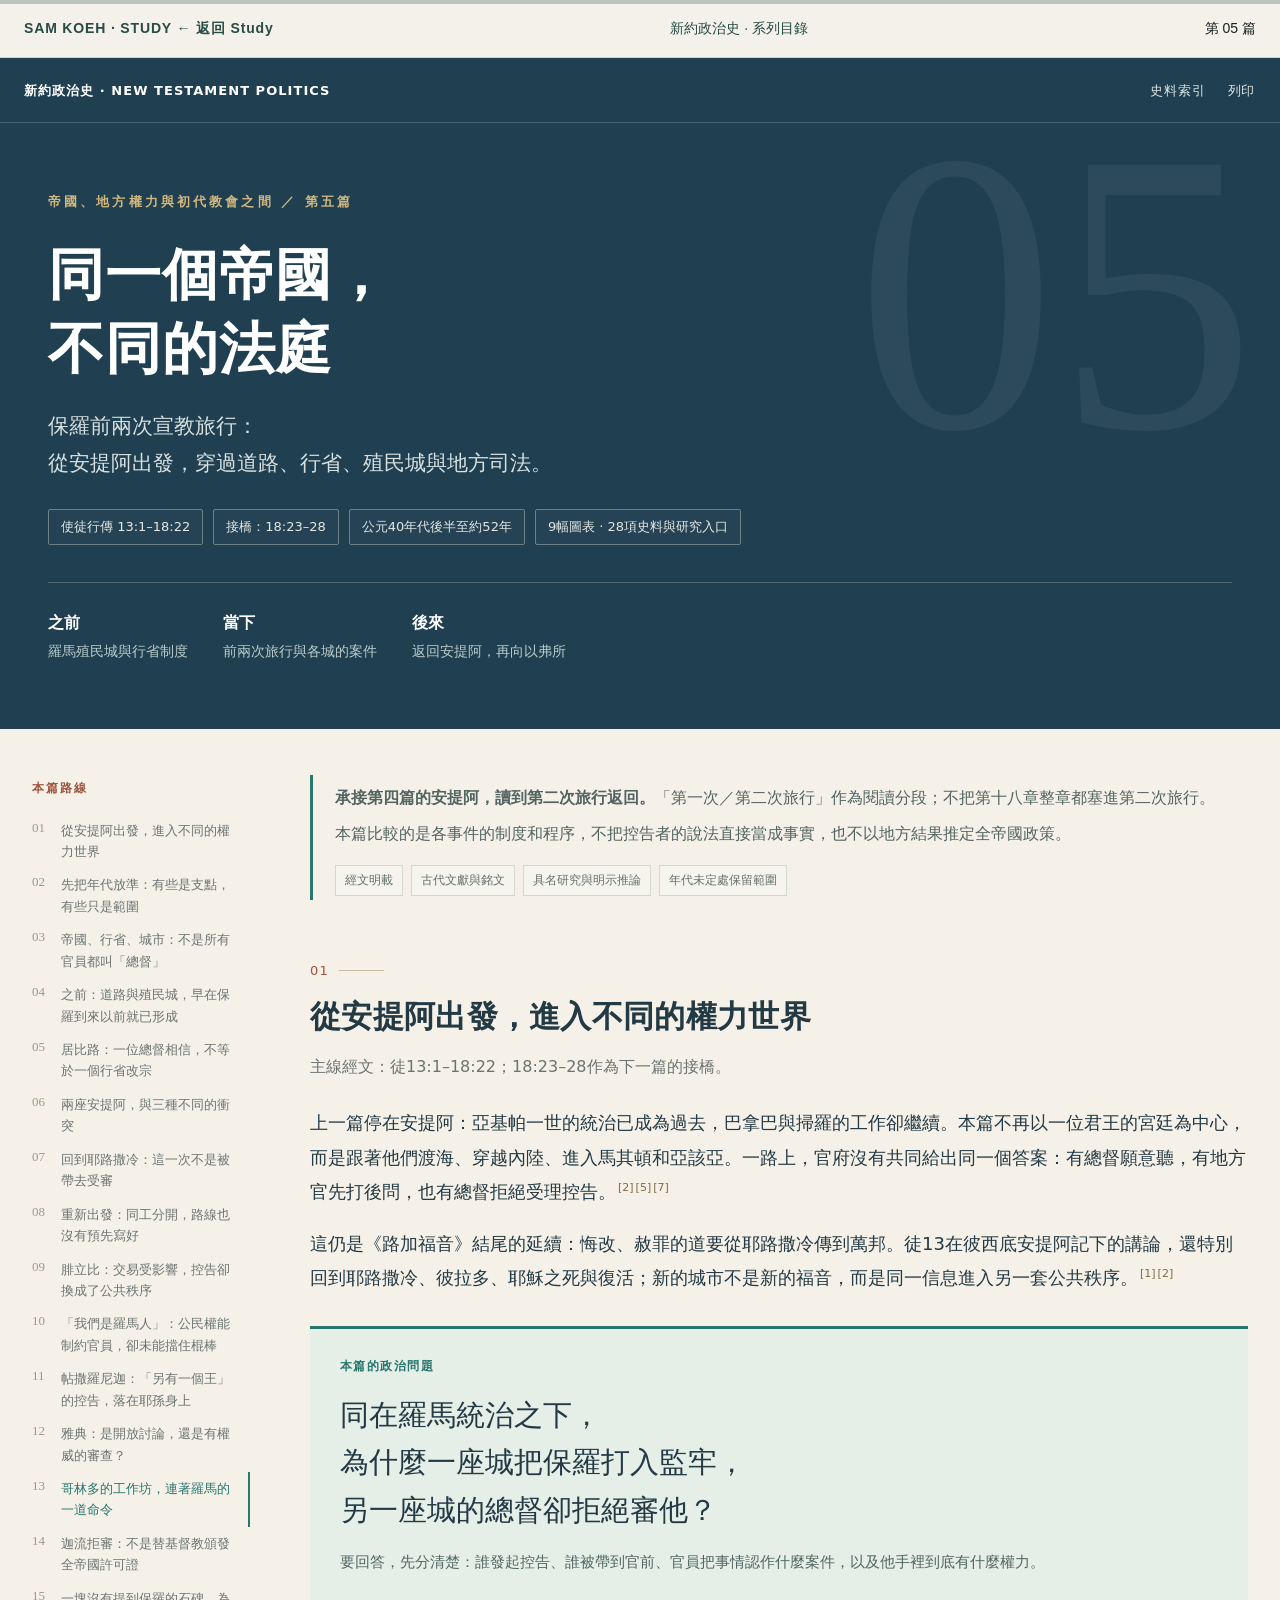
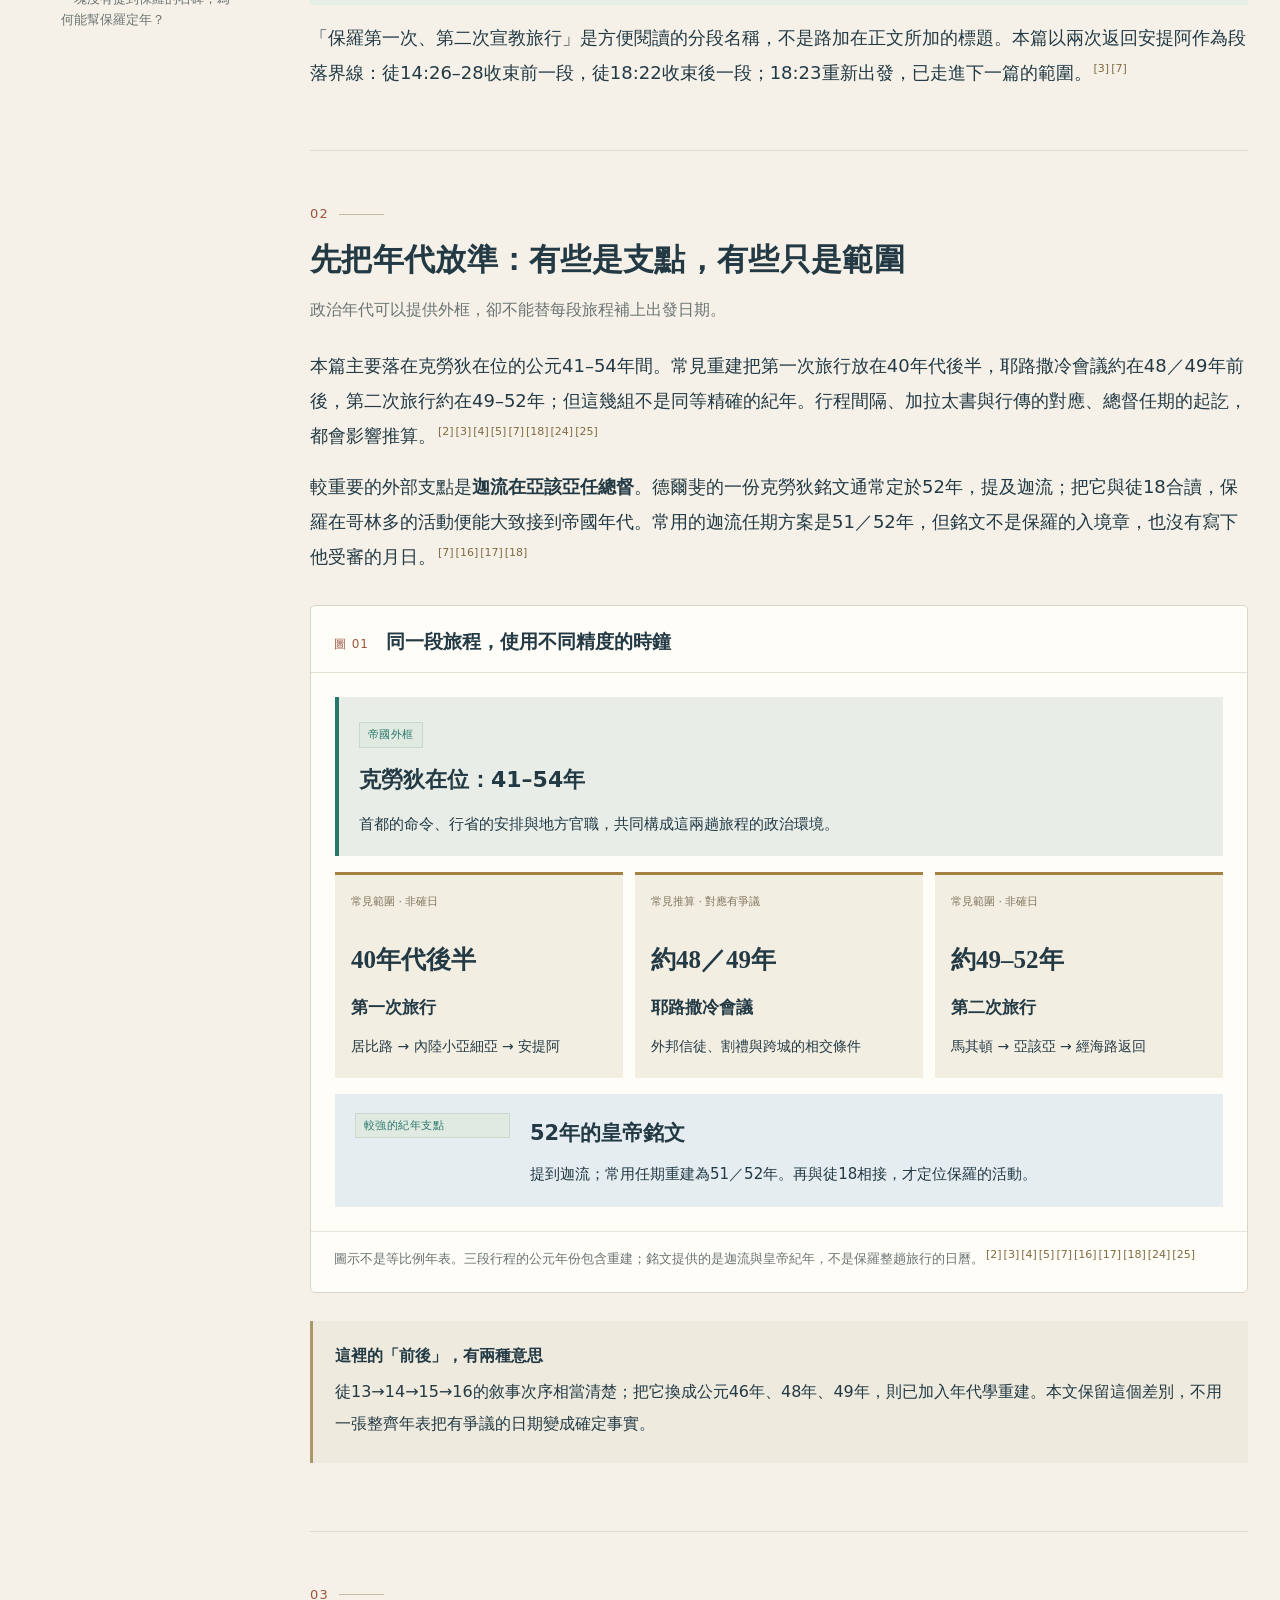
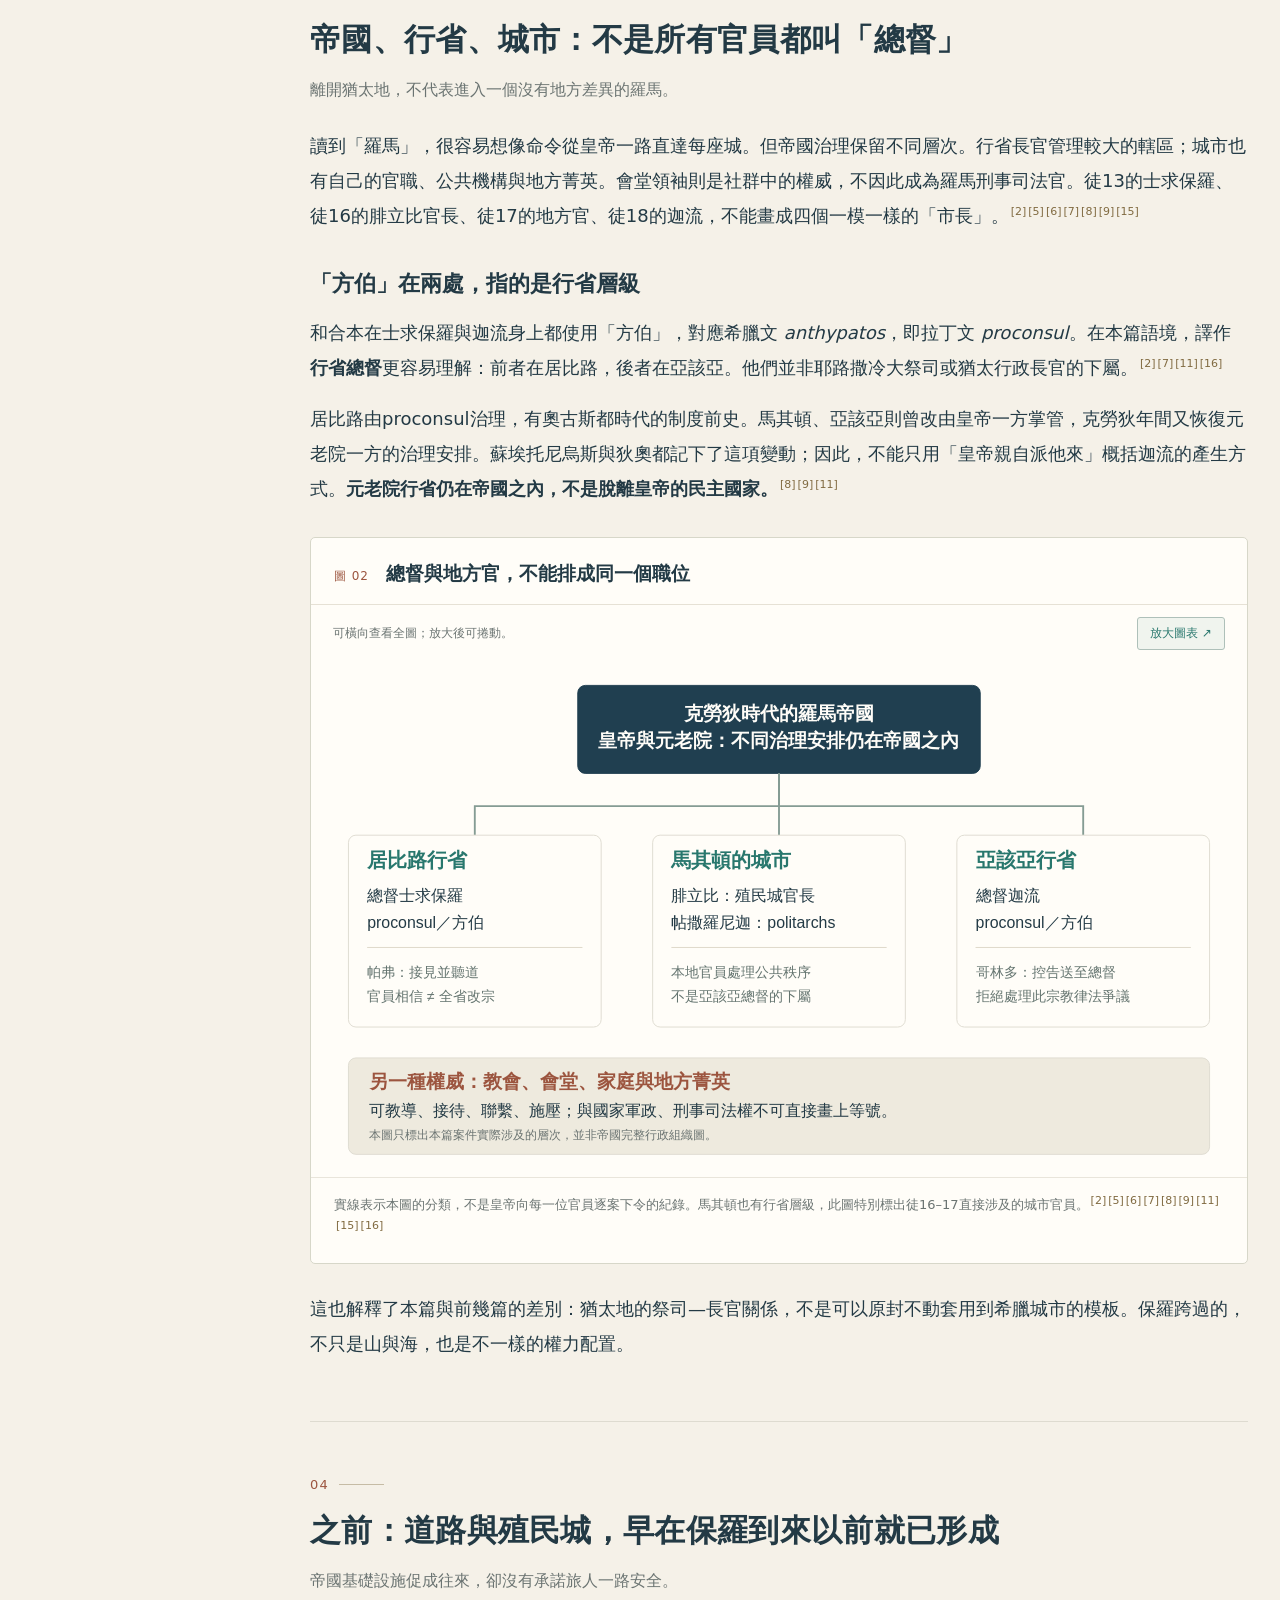
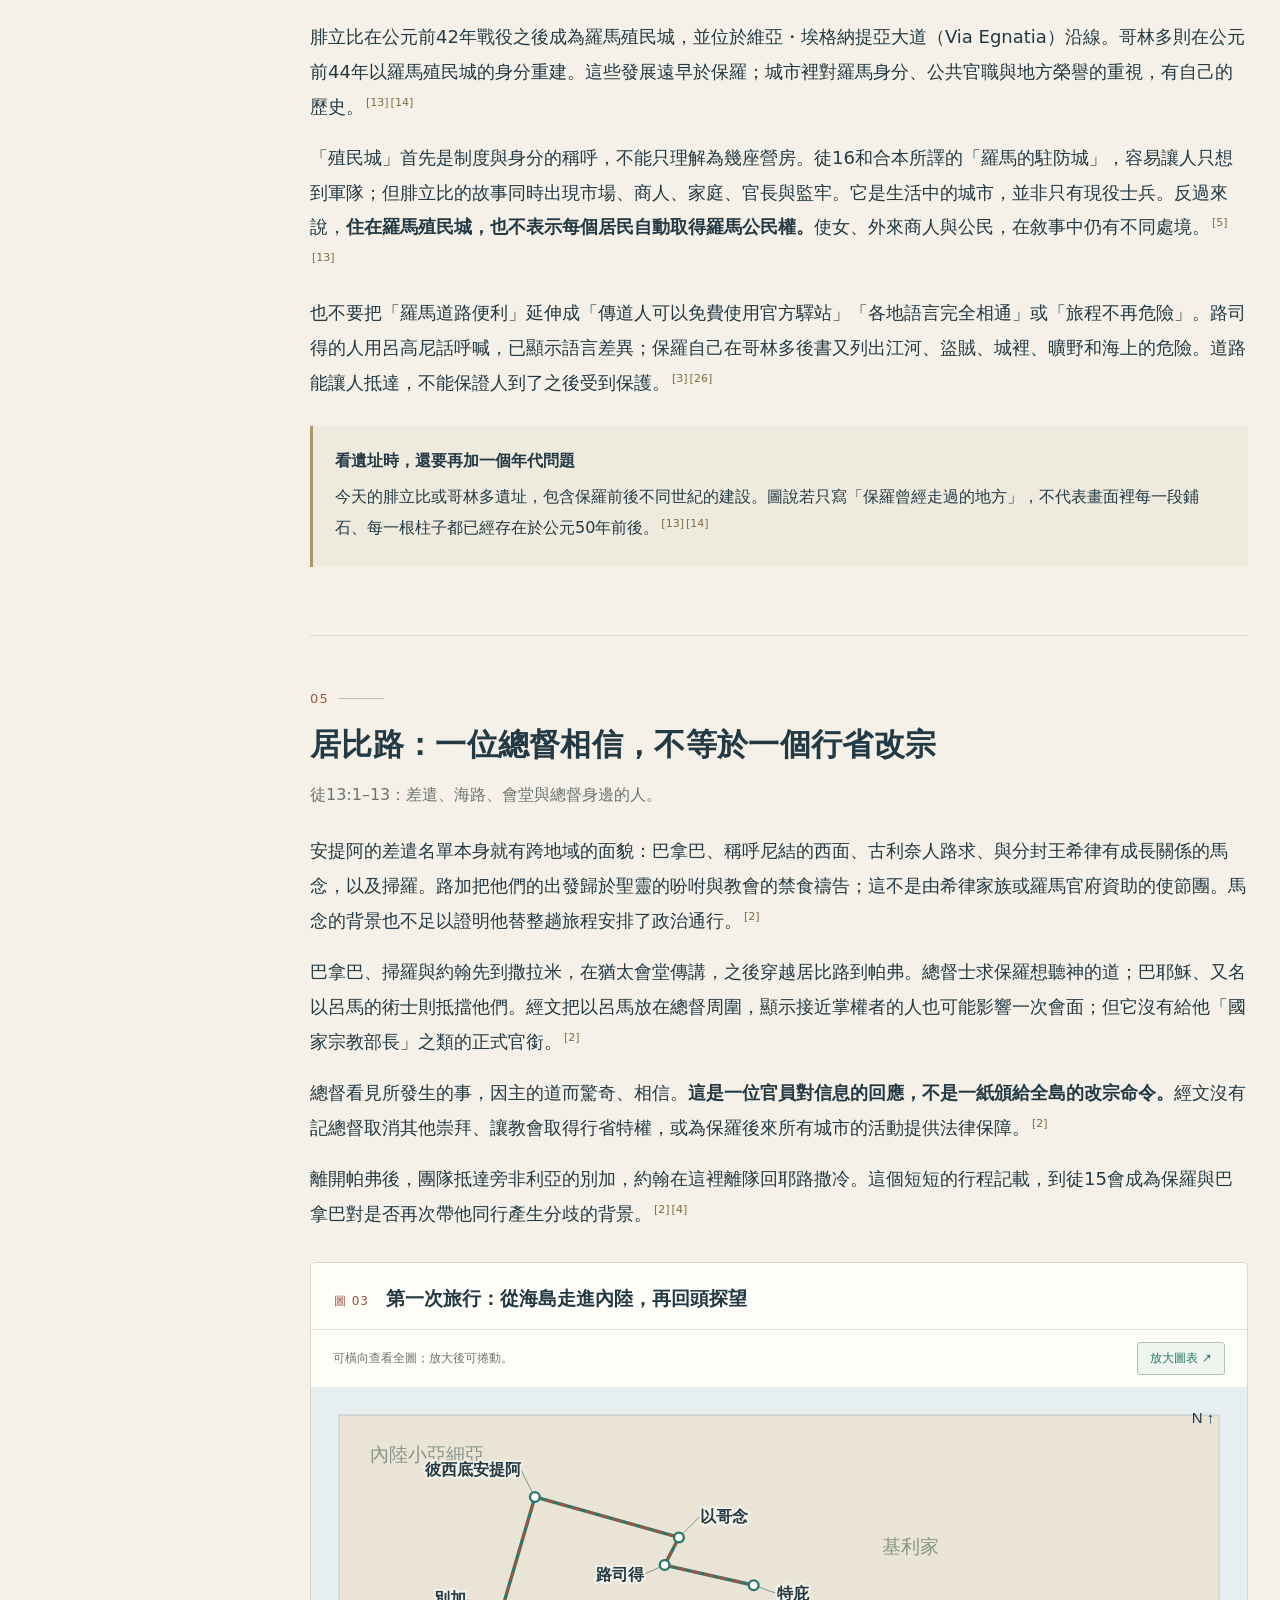
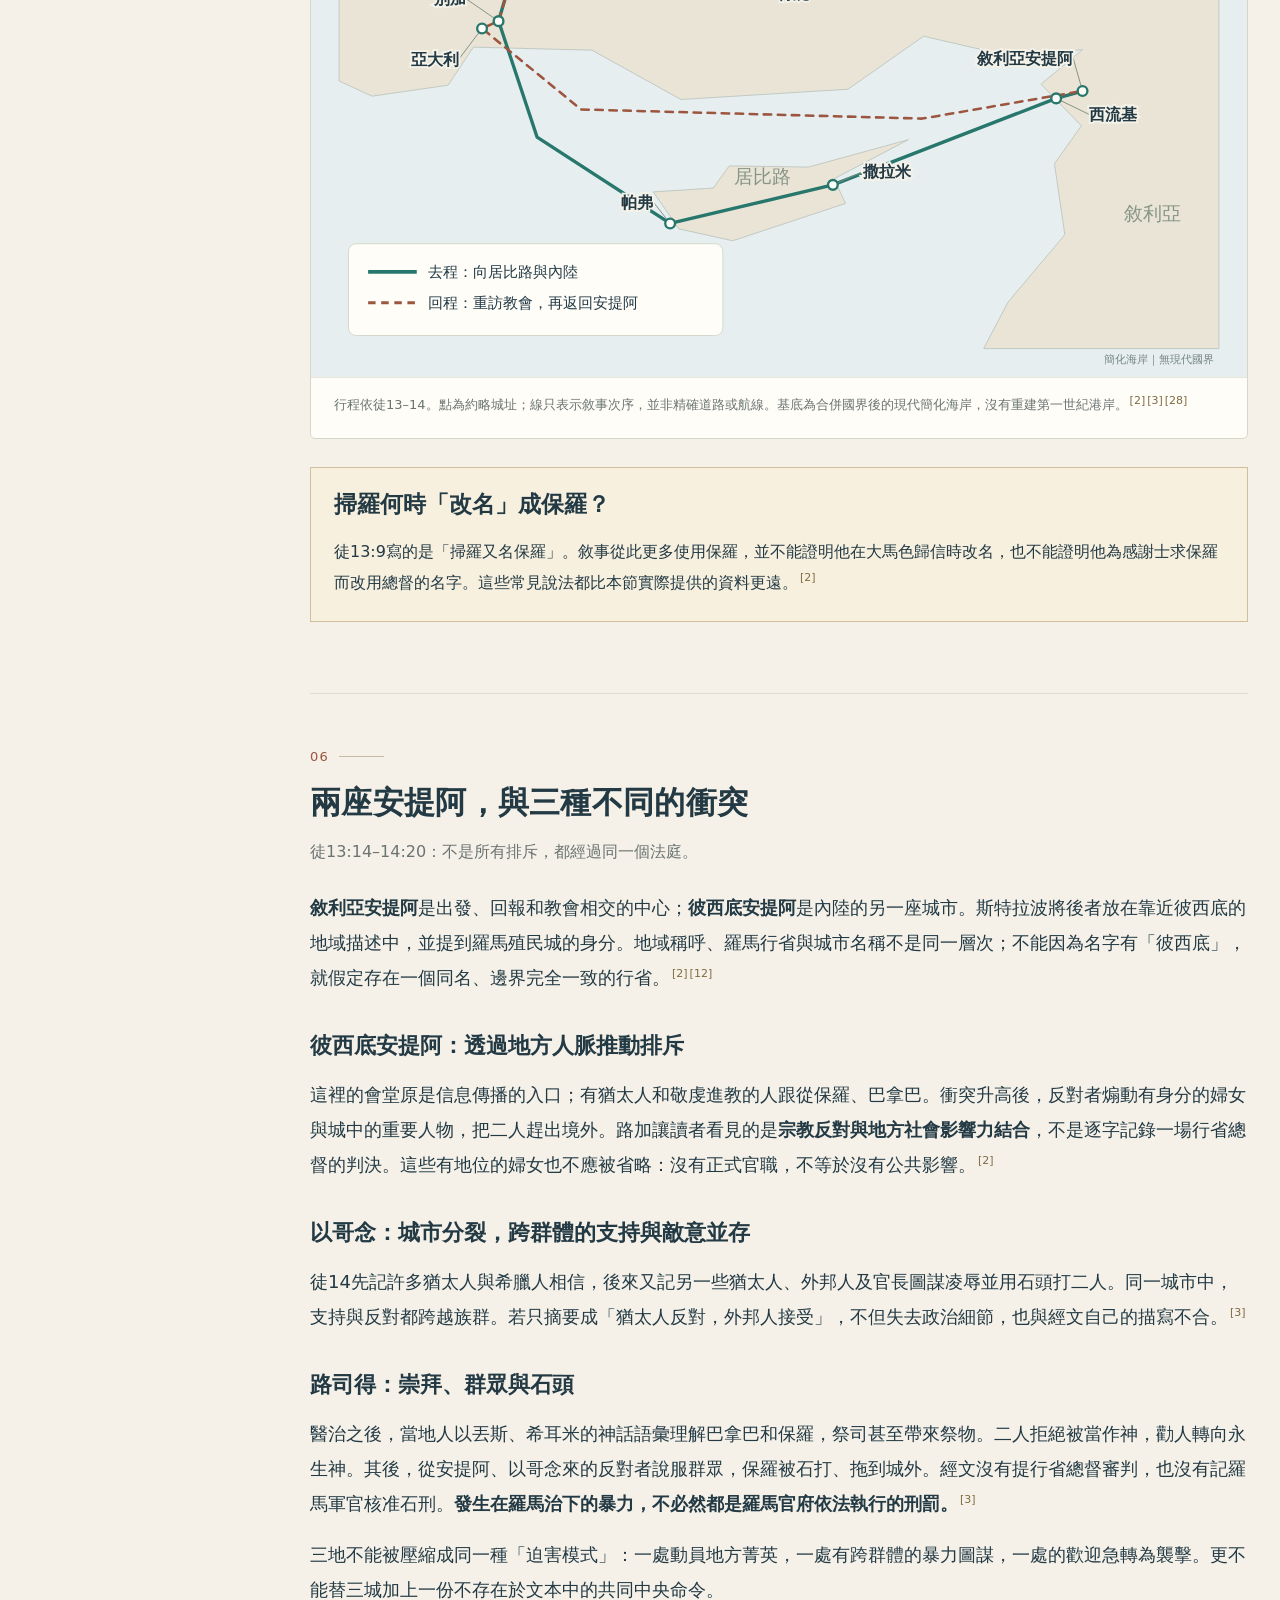
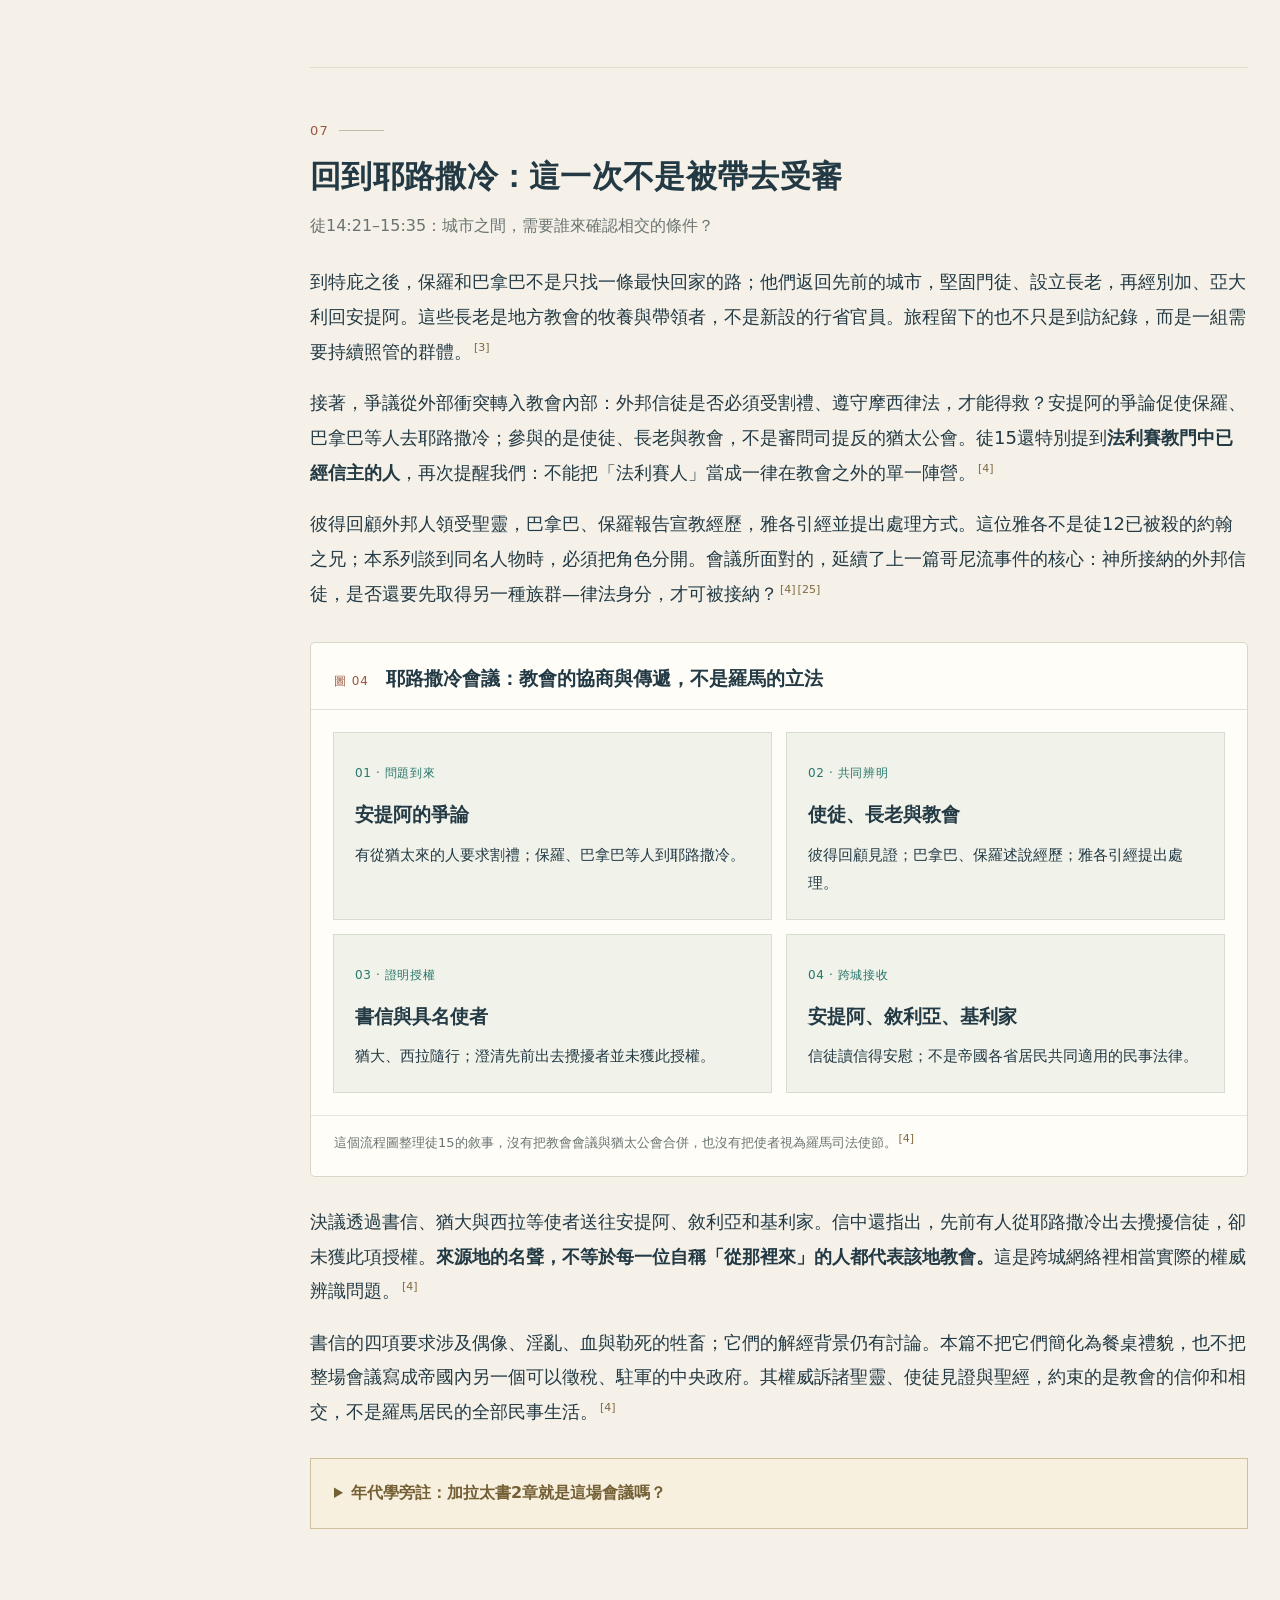
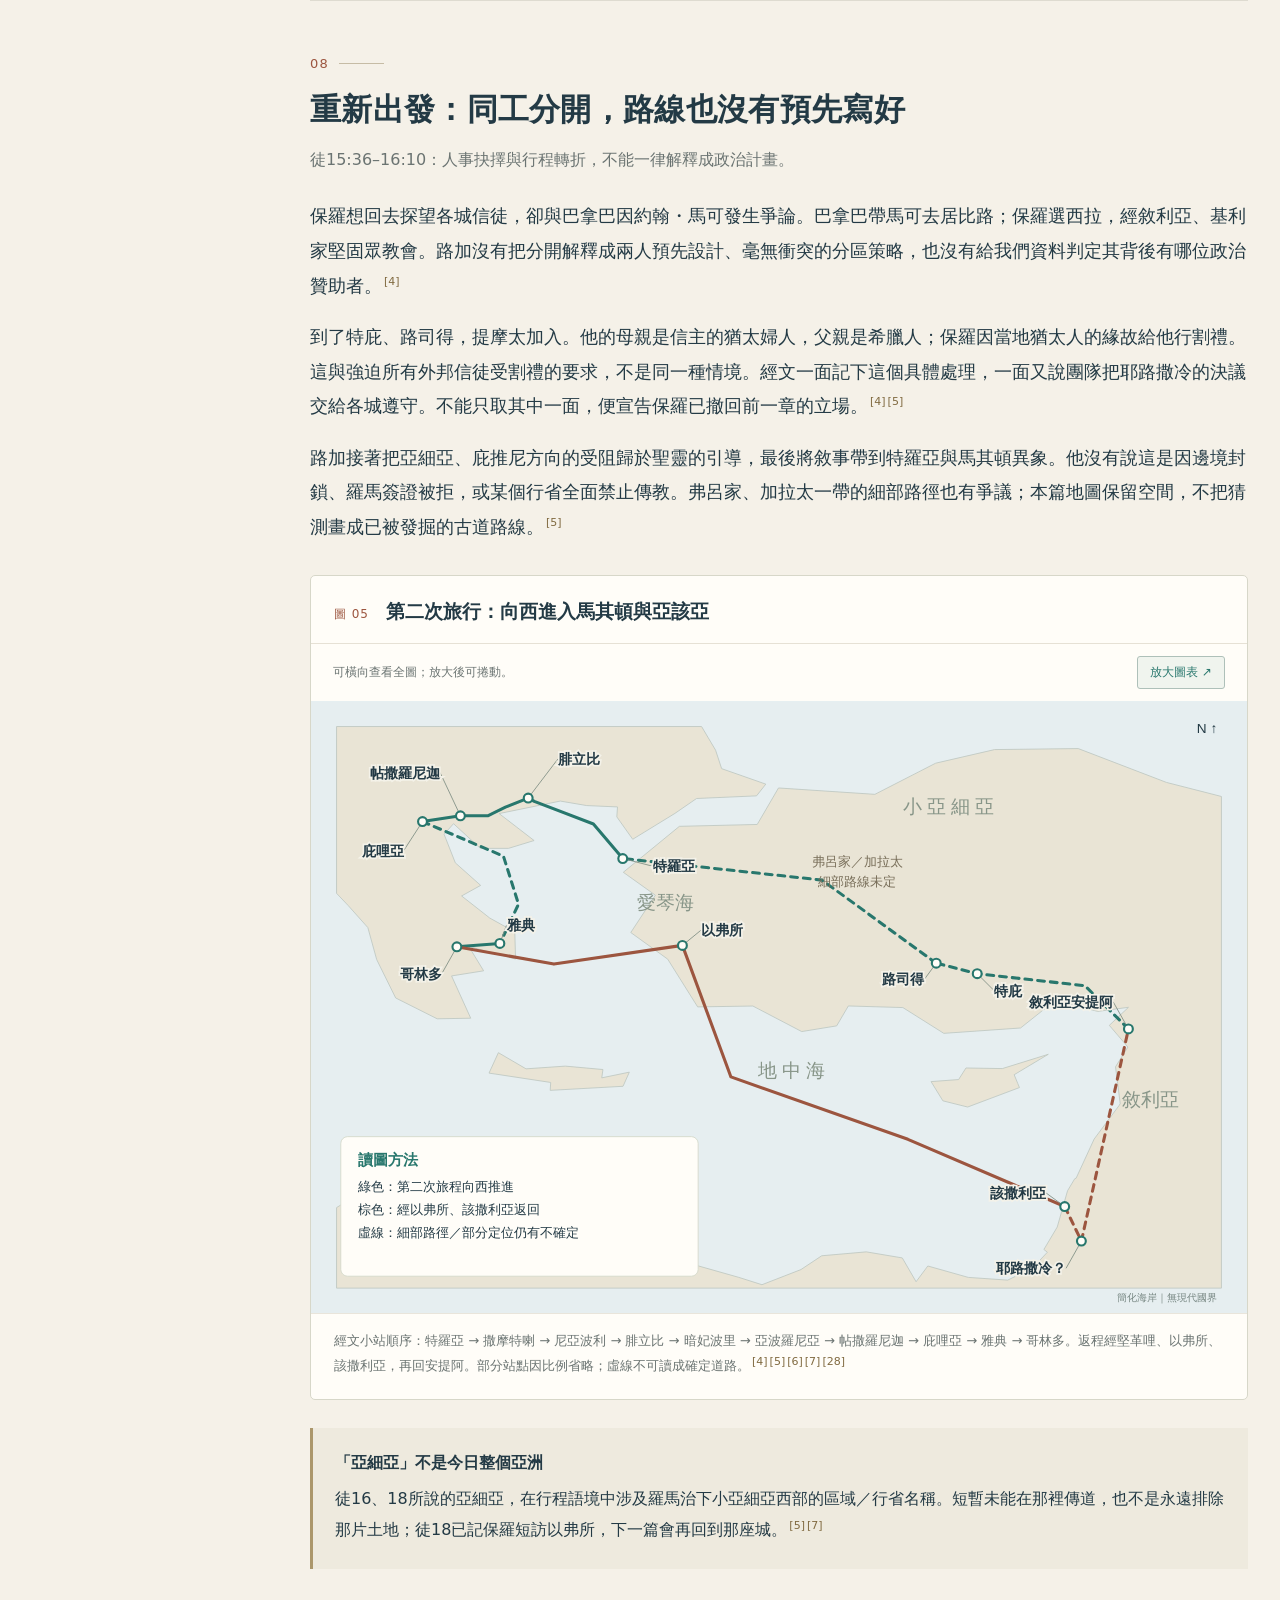
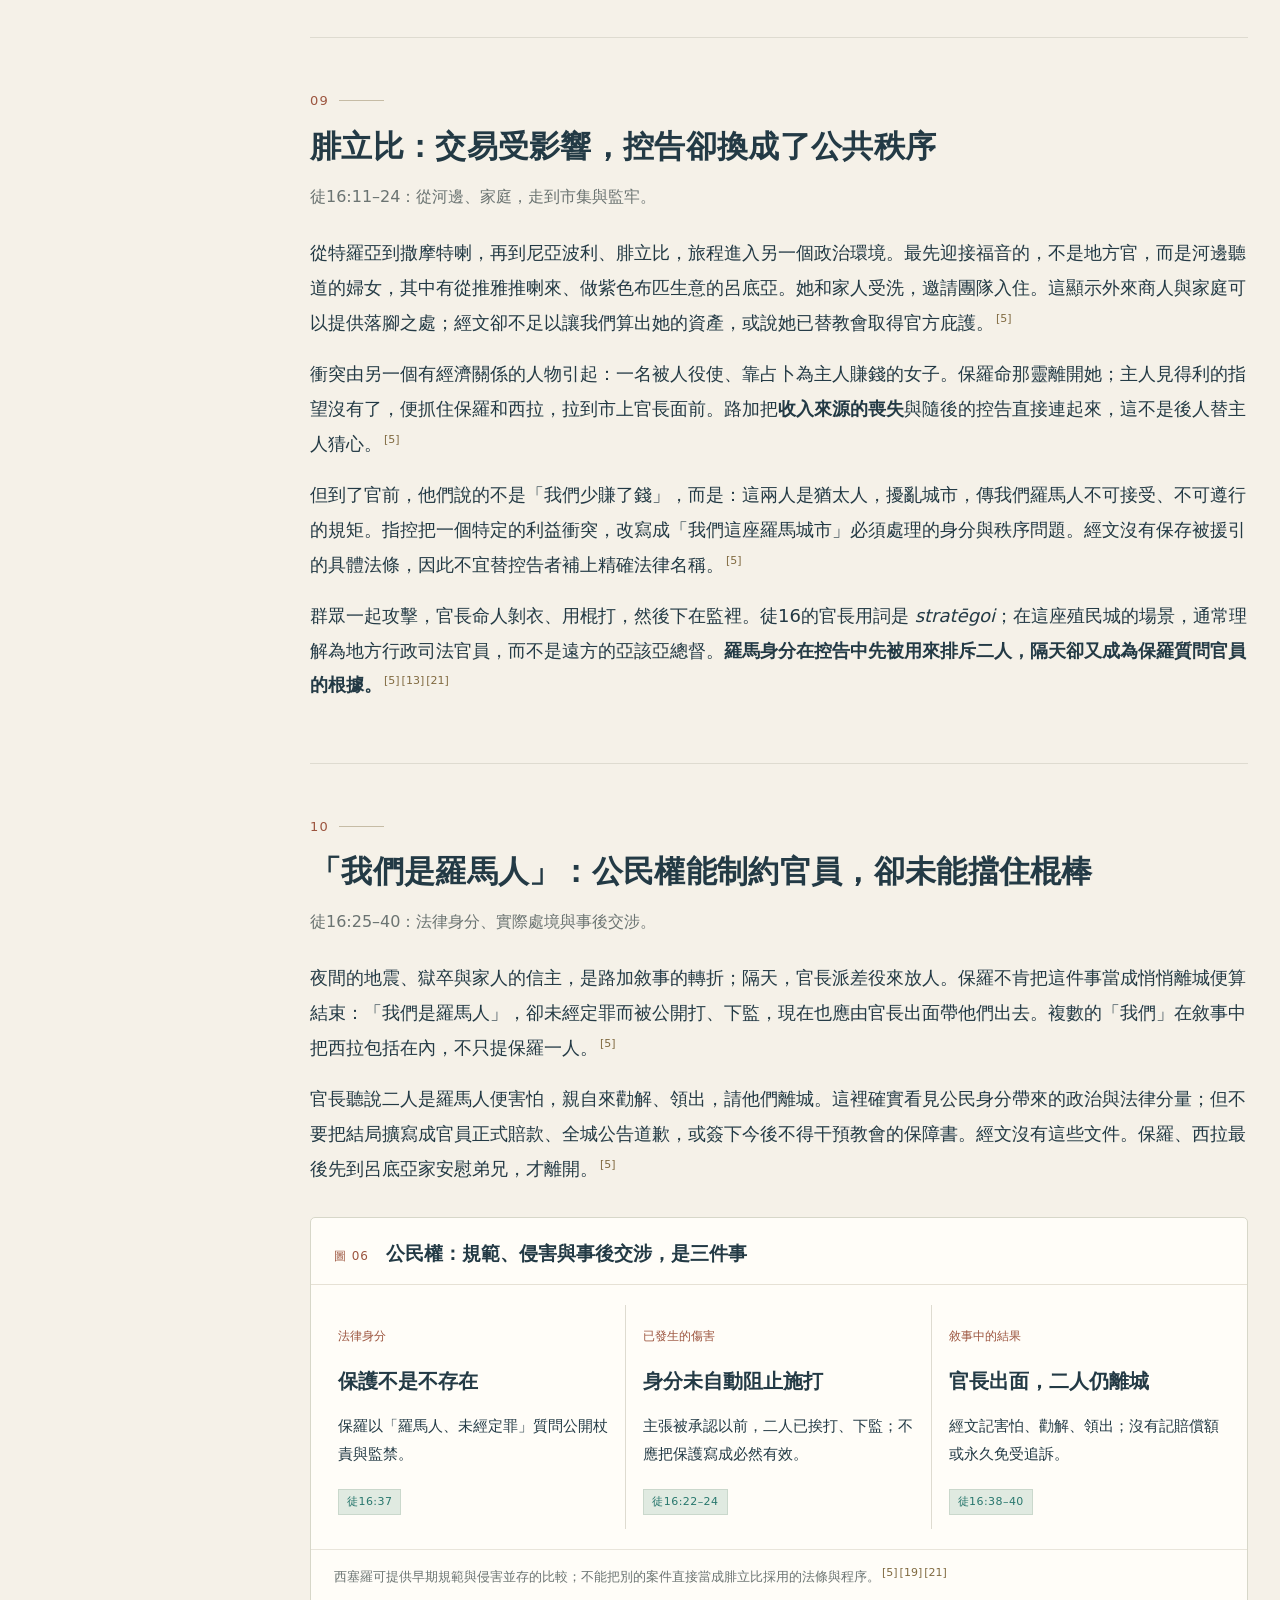
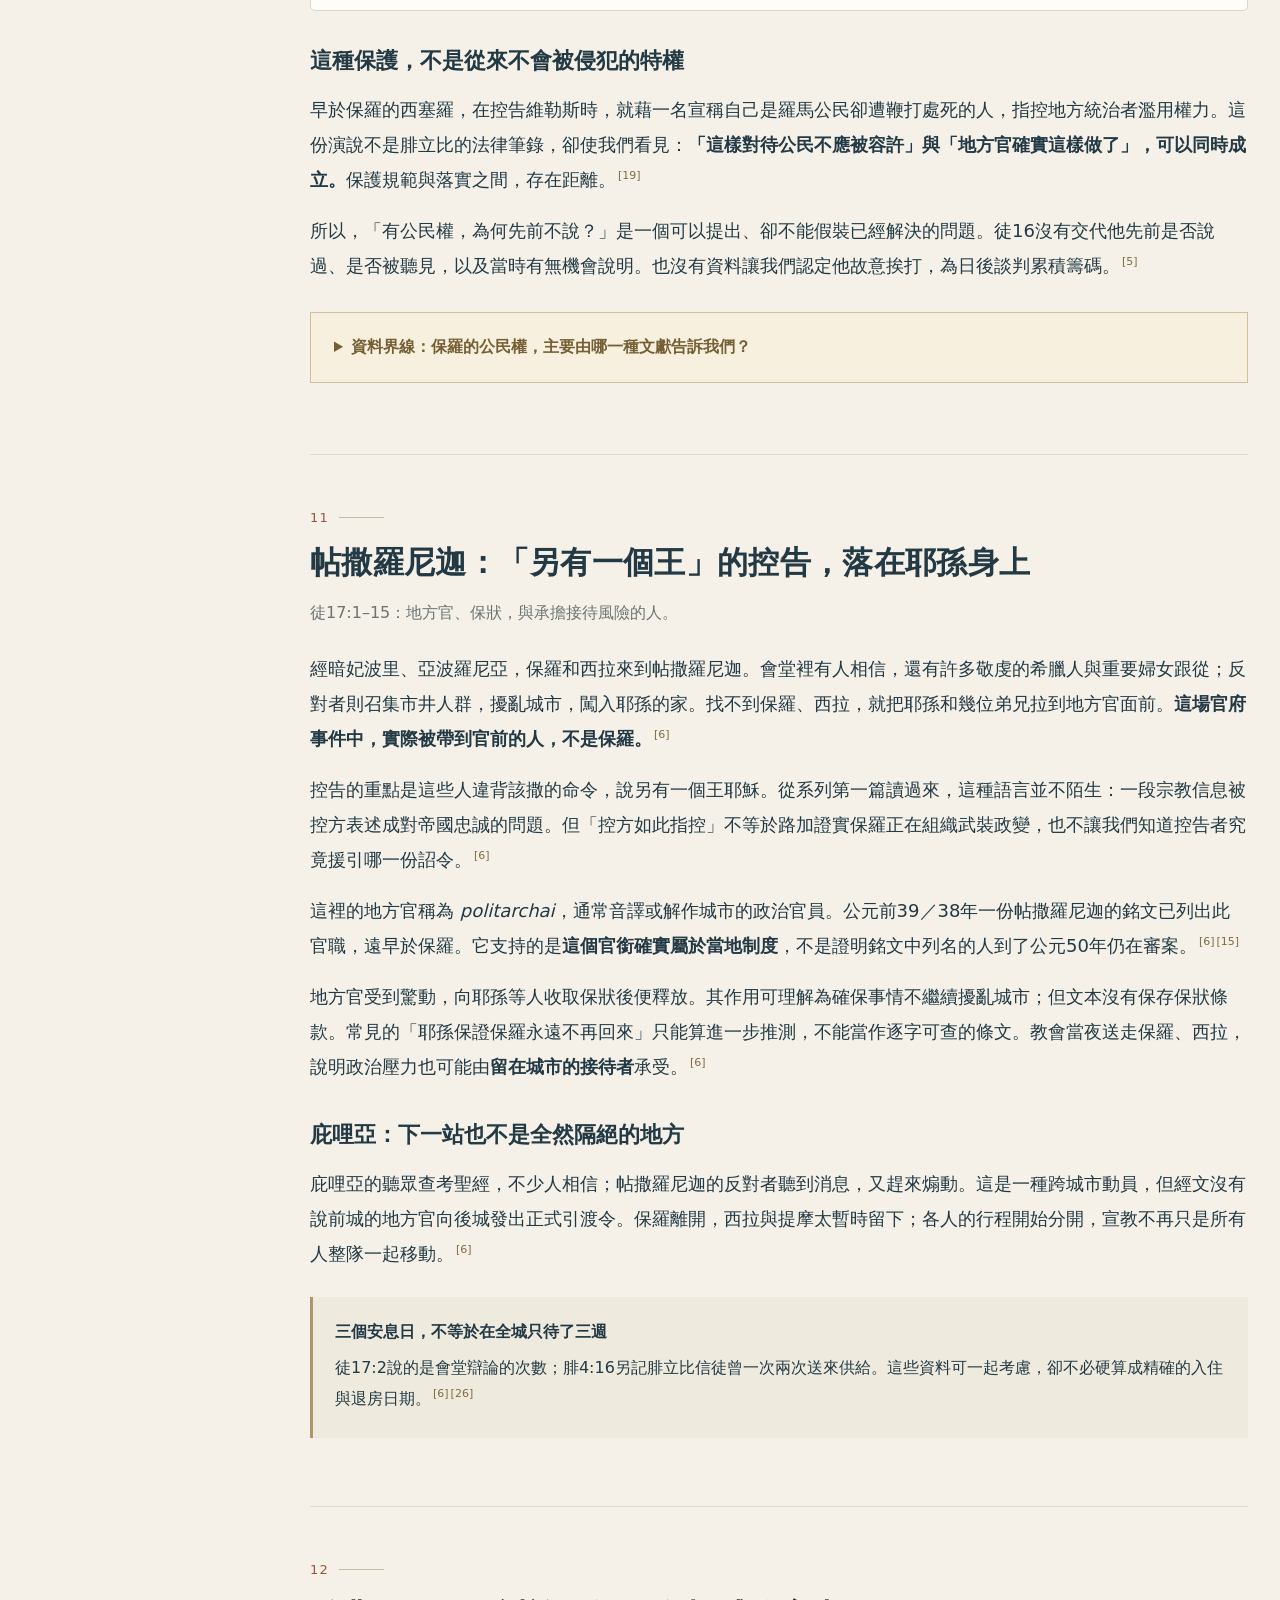
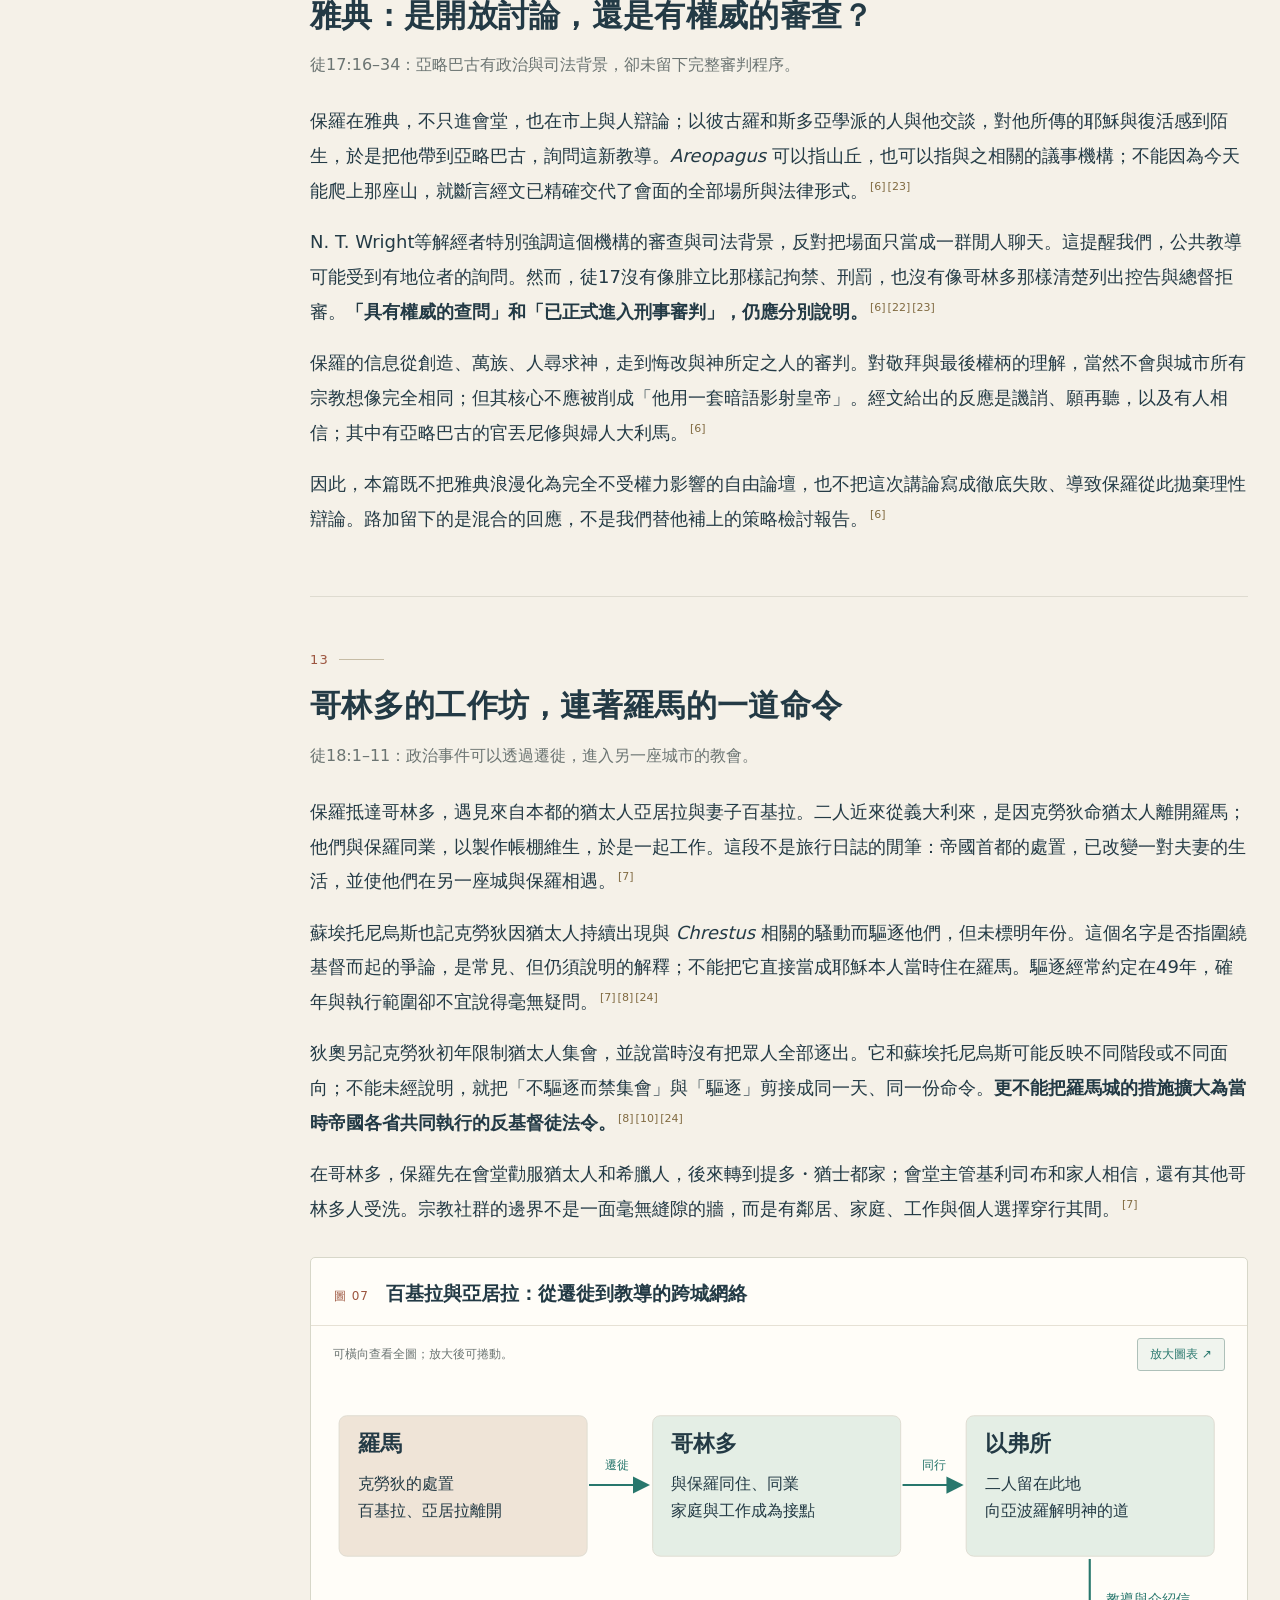
<file: nt-politics/05/index.html>
<!doctype html>
<html lang="zh-Hant"><head><meta charset="utf-8"><meta name="viewport" content="width=device-width,initial-scale=1">
<title>新約政治史⑤｜同一個帝國，不同的法庭</title>
<meta name="description" content="沿使徒行傳13至18章，重建保羅前兩次宣教旅行中的行省、羅馬殖民城、耶路撒冷會議、公民權、迦流與城市政治。含九幅圖表與史料註釋。">
<style>
:root{--paper:#f5f1e8;--card:#fffdf8;--ink:#233a45;--muted:#6b7472;--navy:#203f50;--teal:#28776d;--rust:#9c553f;--gold:#a68144;--line:#dedbd0;--soft:#eee9de;--font-body:"PingFang TC","Noto Sans CJK TC","Microsoft JhengHei",system-ui,sans-serif;--font-title:"Songti TC","Noto Serif CJK TC","PMingLiU",serif}
*{box-sizing:border-box}
html{scroll-behavior:smooth;scroll-padding-top:85px}
body{margin:0;background:var(--paper);color:var(--ink);font-family:var(--font-body);font-size:18px;line-height:1.94;-webkit-font-smoothing:antialiased}
a{color:var(--teal);text-decoration-thickness:1px;text-underline-offset:4px}
button{font:inherit;cursor:pointer}
button:focus-visible,a:focus-visible,summary:focus-visible{outline:3px solid #bd9e61;outline-offset:4px}
p{margin:.9em 0}
strong{font-weight:650}
h1,h2,h3,h4{line-height:1.45}
h1,h2{font-family:var(--font-title)}
h2{font-size:31px;letter-spacing:.01em;margin:8px 0 18px}
h3{font-size:22px;margin:34px 0 12px}
h4{font-size:19px;margin:8px 0}
small{font-size:.8em}
.skip{position:absolute;left:16px;top:-60px;background:white;padding:10px;z-index:30}
.skip:focus{top:8px}
.progress-track{position:fixed;left:0;right:0;top:0;height:4px;background:#bdc4bd;z-index:25}
.progress{height:4px;background:#c4a76c;width:0}
.topbar{height:65px;display:flex;align-items:center;justify-content:space-between;gap:16px;padding:0 max(24px,calc((100vw - 1280px)/2));background:var(--navy);color:#dce6e5;font-size:13px;letter-spacing:.08em;border-bottom:1px solid #456070}
.topbar .brand{font-weight:650;color:#fff;text-decoration:none;white-space:nowrap}
.topbar .tools{display:flex;align-items:center;gap:18px}
.topbar button,.topbar a:not(.brand){border:0;background:none;color:#dce6e5;font-size:13px;text-decoration:none;padding:2px}
.hero{background:var(--navy);color:#fff;position:relative;overflow:hidden}
.hero:after{content:"02";position:absolute;right:max(24px,calc((100vw - 1250px)/2));top:-70px;font-family:Georgia,serif;font-size:400px;line-height:1.2;color:#fff;opacity:.055;pointer-events:none}
.hero-inner{max-width:1280px;margin:0 auto;padding:66px 48px 64px;position:relative;z-index:1}
.kicker{font-size:13px;letter-spacing:.24em;color:#d0b77e;font-weight:650;margin:0 0 25px}
.hero h1{font-size:clamp(38px,4.4vw,63px);font-weight:650;letter-spacing:.015em;line-height:1.3;max-width:920px;margin:0 0 22px}
.hero .subtitle{max-width:810px;font-size:21px;line-height:1.75;color:#d7e1e1;margin:0 0 28px}
.meta{display:flex;flex-wrap:wrap;gap:10px;font-size:13px;color:#e3e8e5}
.meta span{border:1px solid #6c8087;padding:4px 12px;border-radius:2px;background:#ffffff05}
.hero-bottom{display:flex;gap:35px;margin-top:37px;padding-top:24px;border-top:1px solid #536974;font-size:14px;color:#bacccc}
.hero-bottom strong{display:block;color:#fff;font-size:16px}
.hero-bottom div{max-width:360px}
.layout{max-width:1280px;display:grid;grid-template-columns:228px minmax(0,1fr);gap:50px;margin:0 auto;padding:46px 32px 80px}
.sidebar{align-self:start;position:sticky;top:24px;max-height:calc(100vh - 45px);overflow:auto;font-size:13px;line-height:1.65;padding-right:10px;scrollbar-width:thin}
.sidebar .toc-heading{font-size:12px;letter-spacing:.18em;color:var(--rust);font-weight:700;margin:4px 0 15px}
.toc a{display:flex;gap:10px;text-decoration:none;color:var(--muted);padding:6px 6px 6px 0;border-right:2px solid transparent}
.toc a span{font:13px Georgia,serif;color:#a09885;flex:0 0 19px}
.toc a:hover,.toc a.active{color:var(--teal);border-color:var(--teal)}
.sidebar .aside-foot{border-top:1px solid var(--line);padding-top:18px;margin-top:18px;font-size:12px;color:var(--muted)}
.mobile-toc{display:none}
main{min-width:0}
.editor-note{border-left:3px solid var(--teal);padding:2px 22px 4px;margin:0 0 42px;font-size:16px;color:#536462}
.editor-note p{margin:5px 0}
.part-label{font-size:11px;letter-spacing:.18em;color:var(--rust);font-weight:700;margin:0 0 7px}
.chapter{padding:10px 0 43px;border-bottom:1px solid var(--line);margin:0 0 34px;scroll-margin-top:36px}
.chapter:last-child{border-bottom:0}
.chapter .section-no{display:inline-flex;align-items:center;gap:10px;font-size:13px;color:var(--rust);letter-spacing:.1em}
.section-no:after{content:"";display:block;width:45px;height:1px;background:#c6bca5}
.deck{font-size:16px;color:var(--muted);line-height:1.8;margin:-5px 0 24px}
.ref{font-size:10px;line-height:0;vertical-align:super;margin-left:2px;white-space:nowrap}
.ref a{text-decoration:none;color:#806a40;padding:2px 0}
.thesis{padding:26px 30px 28px;margin:30px 0 6px;border-top:3px solid var(--teal);background:#e6eee8}
.eyebrow{font-size:12px;letter-spacing:.12em;font-weight:700;color:var(--teal);display:block}
.thesis p{font-family:var(--font-title);font-size:29px;line-height:1.65;margin:13px 0}
.thesis small{display:block;color:#516763;font-size:15px}
.note{background:#eeeade;border-left:3px solid #ab976b;padding:19px 22px;margin:25px 0;font-size:16px}
.note p{margin:5px 0}
.artifact-callout{padding:26px 30px;background:#efe7d4;border:1px solid #d8c9a6;margin:30px 0}
.artifact-callout h3{margin:12px 0;font-family:var(--font-title);font-size:27px}
.artifact-callout p{font-size:17px;margin:10px 0 0}
.diagram{margin:30px 0 28px;border:1px solid #d7d7c9;background:var(--card);border-radius:5px;overflow:hidden}
.figure-title{display:flex;gap:17px;align-items:baseline;padding:20px 23px 16px;border-bottom:1px solid #e6e1d5}
.figure-title>span{font:12px var(--font-body);color:var(--rust);letter-spacing:.08em;white-space:nowrap}
.figure-title h3{font-family:var(--font-body);font-size:19px;line-height:1.6;margin:0}
figcaption{font-size:13px;line-height:1.9;color:var(--muted);padding:15px 23px 20px;margin:0;border-top:1px solid #e9e5db}
.diagram-toolbar{display:flex;justify-content:space-between;align-items:center;gap:14px;padding:12px 22px;color:var(--muted);font-size:12px}
.zoom-btn{font-size:12px;line-height:1.6;border:1px solid #aec0b9;background:#f0f4ee;color:var(--teal);padding:6px 12px;white-space:nowrap}
.under-diagram{padding:14px 23px;background:#eef0e8;font-size:14px;line-height:1.8}
.svg-scroll{overflow-x:auto;-webkit-overflow-scrolling:touch}
.svg-scroll svg{display:block;width:100%;height:auto;min-width:720px}
.bridge-grid{display:grid;grid-template-columns:repeat(3,minmax(0,1fr));padding:22px;gap:12px}
.bridge-node{padding:17px 15px;position:relative;border-top:3px solid var(--gold);background:#f2ebdc;min-width:0}
.bridge-node.acts{border-color:var(--teal);background:#e5eee8}
.bridge-node.bridge{border-color:var(--navy);background:#e4ebed}
.bridge-node b,.bridge-node strong{display:block;font-size:20px;line-height:1.5;margin:8px 0}
.bridge-node small{display:block;font-size:12px;line-height:1.7;color:#697772}
.bridge-node>span{font:12px Georgia,serif;color:var(--muted)}
.era-strip{display:grid;grid-template-columns:repeat(3,minmax(0,1fr));padding:18px 20px 0 108px;text-align:center;font-size:13px;color:var(--muted)}
.era-strip span{background:#eeeae0;padding:6px 4px;border-right:3px solid var(--card)}
.era-strip span:nth-child(2){background:#e0ece6;color:var(--teal)}
.timeline-row{display:grid;grid-template-columns:88px minmax(0,1fr);padding:12px 20px 0;gap:0}
.timeline-row:last-of-type{padding-bottom:20px}
.lane-title{font-size:13px;font-weight:650;padding:12px 10px 0 0;color:var(--navy)}
.lane-cells{display:grid;grid-template-columns:repeat(3,minmax(0,1fr));font-size:13px;line-height:1.8}
.lane-cells>div{background:#f2efe5;border:3px solid var(--card);padding:12px}
.lane-cells>div.current{background:#e6f0e9}
.lane-cells strong{display:block;font-size:15px;margin-bottom:7px}
.lane-cells small{font-size:12px;display:block;line-height:1.8;color:#74807a}
.timeline-row.biblical .lane-cells>div.current{border-top:3px solid var(--teal)}
.table-wrap{overflow-x:auto;margin:25px 0 0;border:1px solid var(--line);background:var(--card)}
table{width:100%;border-collapse:collapse;font-size:15px;line-height:1.85;min-width:625px}
th,td{text-align:left;vertical-align:top;padding:15px 17px;border-bottom:1px solid #e4e0d5}
th{background:var(--navy);color:#fff;font-size:14px;font-weight:600}
th:first-child,td:first-child{width:23%}
td:first-child{background:#f1eee4}
tr:last-child td{border-bottom:0}
.caption{font-size:13px;color:var(--muted);line-height:1.85;margin:12px 3px 24px}
.diaspora-grid{display:grid;grid-template-columns:1fr 1fr;gap:12px;padding:22px}
.origin{padding:17px 19px;background:#edf0e8;border:1px solid #dce0d5}
.origin h4{font-size:18px;margin:8px 0}
.origin p{font-size:14px;line-height:1.8;margin:0;color:#66736d}
.origin.east{background:#f3e9da;border-color:#e0d3bd}
.origin.east .eyebrow{color:var(--rust)}
.destination{grid-column:1/-1;background:var(--navy);padding:22px;text-align:center;color:white;position:relative;border-radius:2px}
.destination>span{display:block;letter-spacing:.2em;font-size:12px;color:#bdcfc9}
.destination strong{font-family:var(--font-title);display:block;font-size:28px;margin:5px 0}
.destination small{display:block;font-size:14px;line-height:1.8;color:#d1ddd6}
.space-grid{display:grid;grid-template-columns:repeat(3,minmax(0,1fr));gap:12px;padding:22px}
.space-grid>div{padding:20px 16px;background:#f1ede2;border-bottom:3px solid #bba77b}
.space-grid>div:nth-child(2){background:#f2e7e0;border-color:#b47b67}
.space-grid>div:nth-child(3){background:#e7eee7;border-color:#6d9784}
.space-icon{display:block;font:27px Georgia,serif;color:var(--rust)}
.space-grid h4{font-size:18px;line-height:1.65}
.space-grid p{font-size:14px;line-height:1.9}
.space-grid small{font-size:12px;color:#788077;line-height:1.7;display:block}
.hearing-grid{display:grid;grid-template-columns:repeat(2,minmax(0,1fr));gap:18px;padding:22px}
.hearing{border:1px solid #d3dfd7;background:#fafbf6}
.hearing header{background:#e3eee6;padding:18px}
.hearing header span{font-size:12px;color:var(--teal)}
.hearing h4{font-family:var(--font-title);font-size:24px;margin:5px 0 0}
.hearing dl{padding:5px 18px 12px;margin:0}
.hearing dt{font-size:12px;font-weight:700;color:var(--teal);margin-top:16px}
.hearing dd{font-size:15px;margin:4px 0 15px;line-height:1.85}
.hearing.second{border-color:#e2cec0}
.hearing.second header{background:#efe2d7}
.hearing.second dt,.hearing.second header span{color:var(--rust)}
.research{border:1px solid #cfbf9b;background:#f7f0df;margin:28px 0;padding:20px 23px;font-size:16px}
.research summary{font-weight:650;cursor:pointer;line-height:1.8;color:#756035}
.research p:last-child{margin-bottom:3px}
.three-cards{display:grid;grid-template-columns:repeat(3,minmax(0,1fr));gap:12px;margin:25px 0}
.three-cards>div{border:1px solid var(--line);background:var(--card);padding:18px 15px}
.three-cards h4{font-size:17px;margin:12px 0}
.three-cards p{font-size:14px;line-height:1.85;margin:10px 0 0}
.pill{font-size:11px;line-height:1.5;display:inline-block;padding:4px 8px;background:#e1ece2;color:var(--teal)}
.pill.interpretation{color:#826d3e;background:#efe8d4}
.pill.uncertain{color:#895b50;background:#f0e1da}
.next{background:#e6ebe7;padding:25px 29px;margin:28px 0 0;border-top:2px solid #739181}
.next h3{font-family:var(--font-title);font-size:25px;margin:12px 0}
.next p{font-size:16px;margin:12px 0 0}
.closing-quote{background:var(--navy);color:#e4ece9;padding:30px 34px;margin:33px 0 0;border-left:5px solid #c3a76f}
.closing-quote p{font-family:var(--font-title);font-size:24px;line-height:1.9;margin:5px 0 20px}
.closing-quote .accent{color:#dec994}
.closing-quote small{color:#bdcfca;font-size:13px}
.closing-quote .ref a{color:#dfc688}
.appendix{margin:45px 0;padding-top:20px}
.appendix h2{font-size:27px}
.name-grid{display:grid;grid-template-columns:1fr 1fr;gap:12px}
.name-grid>div{background:#eeeade;padding:18px 20px;font-size:14px}
.name-grid h4{font-size:17px;margin:0 0 8px}
.name-grid p{margin:5px 0;line-height:1.85}
.sources{border-top:2px solid var(--navy);padding-top:25px}
.sources .intro{font-size:14px;color:var(--muted)}
.source-list{padding:0;list-style:none;counter-reset:source}
.source-list li{font-size:14px;line-height:1.85;padding:15px 0 15px 43px;border-bottom:1px solid var(--line);position:relative;scroll-margin-top:30px}
.source-list li:before{counter-increment:source;content:"[" counter(source) "]";font:14px Georgia,serif;color:var(--rust);position:absolute;top:19px;left:0}
.source-list .cat{font-size:10px;letter-spacing:.03em;border:1px solid #c7cdc4;color:#6f7b70;padding:2px 6px;display:inline-block;margin-right:8px;vertical-align:middle}
.source-list p{margin:5px 0 0;color:var(--muted);font-size:12px}
.resources-grid{display:grid;grid-template-columns:1fr 1fr;gap:16px}
.resource-card{background:var(--card);border:1px solid var(--line);padding:20px}
.resource-card .artifact-symbol{font:46px Georgia,serif;color:#b1a27c;line-height:1}
.resource-card h4{font-size:18px}
.resource-card p{font-size:14px;line-height:1.8;color:var(--muted)}
.resource-card a{font-size:13px}
.footer{background:#e9e5da;padding:30px 26px;color:#6e766e;font-size:13px;text-align:center;border-top:1px solid var(--line)}
.footer strong{color:var(--navy)}
dialog{width:min(1350px,96vw);max-width:96vw;border:1px solid #82948c;background:var(--paper);padding:0;border-radius:5px;max-height:94vh}
dialog::backdrop{background:#182a32bb}
.modal-head{display:flex;justify-content:space-between;padding:12px 20px;position:sticky;top:0;background:var(--navy);color:white;z-index:3;font-size:15px}
.modal-head button{border:1px solid #8aa29e;background:none;color:white;font-size:14px;padding:3px 13px}
.modal-content{overflow:auto;padding:10px}
.modal-content svg{display:block;width:100%;min-width:1000px;height:auto}
@media(min-width:1300px){body{font-size:19px}.layout{gap:58px}}
@media(max-width:1000px){
.layout{grid-template-columns:1fr;max-width:900px;padding:30px 28px 60px}
.sidebar{display:none}.mobile-toc{display:block;margin-bottom:32px;border:1px solid var(--line);background:var(--card);font-size:14px;padding:14px 18px}
.mobile-toc summary{color:var(--teal);cursor:pointer;font-weight:650}
.mobile-toc .toc{display:grid;grid-template-columns:1fr 1fr;gap:2px 18px;margin-top:15px}
.hero-inner{padding:48px 30px 43px}.hero:after{font-size:320px;top:0}
.editor-note{margin-bottom:28px}
}
@media(max-width:600px){
body{font-size:17px;line-height:1.93}.topbar{height:58px;padding:0 20px;font-size:12px}.topbar .tools{gap:12px}.topbar .tools a{display:none}
.hero-inner{padding:37px 22px 35px}.kicker{font-size:11px;margin-bottom:21px;letter-spacing:.16em}.hero h1{font-size:37px;line-height:1.43;max-width:350px}.hero .subtitle{font-size:17px;line-height:1.8}
.hero:after{font-size:255px;right:-10px;top:100px}
.meta{gap:7px;font-size:11px}.meta span{padding:4px 9px}.hero-bottom{gap:18px;font-size:12px;margin-top:26px;padding-top:20px}.hero-bottom strong{font-size:14px}
.layout{padding:24px 20px 42px;gap:0}.mobile-toc{margin-bottom:27px}.mobile-toc .toc{grid-template-columns:1fr}
h2{font-size:26px;line-height:1.6;margin:7px 0 18px}h3{font-size:21px;line-height:1.7;margin-top:29px}
.chapter{padding-bottom:31px;margin-bottom:27px}.deck{font-size:15px}.editor-note{font-size:14px;padding-left:17px}
.thesis{padding:21px 20px}.thesis p{font-size:24px;line-height:1.75}.thesis small{font-size:14px}
.note{padding:17px 18px;font-size:15px}.artifact-callout{padding:23px 21px}.artifact-callout h3{font-size:24px}.artifact-callout p{font-size:16px}
.figure-title{padding:16px;gap:11px;align-items:flex-start}.figure-title h3{font-size:17px}.figure-title>span{font-size:11px;line-height:2.5}
figcaption{padding:14px 16px 17px;font-size:12px}.diagram{margin:25px 0}.diagram-toolbar{padding:12px 15px;align-items:flex-start}.diagram-toolbar>span{font-size:11px;line-height:1.8}
.bridge-grid{grid-template-columns:repeat(2,minmax(0,1fr));padding:14px;gap:10px}.bridge-node{padding:14px 12px}.bridge-node b,.bridge-node strong{font-size:18px}
.era-strip{padding:15px 10px 0 67px;font-size:11px}.timeline-row{grid-template-columns:57px minmax(0,1fr);padding:9px 10px 0}.lane-title{font-size:11px;padding-right:5px}
.lane-cells{font-size:11px;line-height:1.8}.lane-cells>div{padding:7px 5px;border-width:2px}.lane-cells strong{font-size:12px;line-height:1.8}.lane-cells small{font-size:10px}.timeline-row:last-of-type{padding-bottom:13px}
.diaspora-grid{padding:14px;gap:9px}.origin{padding:14px 12px}.origin h4{font-size:16px;line-height:1.8}.origin p{font-size:12px}.origin .eyebrow{font-size:10px}
.destination{padding:17px}.destination strong{font-size:25px}.destination small{font-size:12px}
.space-grid{grid-template-columns:1fr;padding:14px;gap:10px}.space-grid>div{padding:17px 18px;position:relative;padding-left:60px}.space-icon{position:absolute;left:20px;top:17px;font-size:27px}.space-grid p{margin:8px 0}.space-grid h4{margin:0;font-size:19px}
.hearing-grid{grid-template-columns:1fr;padding:14px;gap:14px}.hearing h4{font-size:23px}.hearing dl{padding:0 17px 10px}.hearing dt{margin-top:13px}.hearing dd{font-size:15px}
.research{padding:17px;font-size:15px}.three-cards{grid-template-columns:1fr;gap:10px}.three-cards>div{padding:18px}.three-cards h4{display:inline;margin-left:7px;font-size:16px}
.next{padding:23px 20px}.next h3{font-size:23px}.next p{font-size:15px}
.closing-quote{padding:23px 21px}.closing-quote p{font-size:21px;line-height:1.9}
.name-grid,.resources-grid{grid-template-columns:1fr}
.sources h2{font-size:25px}.source-list li{padding-left:35px;font-size:13px}.source-list p{font-size:12px}.source-list .cat{font-size:9px}
.under-diagram{padding:13px 16px;font-size:13px}
}
@media print{
html{scroll-behavior:auto}body{background:white;color:#111;font-size:11pt;line-height:1.7}
.topbar,.sidebar,.mobile-toc,.progress-track,.zoom-btn,dialog,.footer{display:none!important}
.hero{background:white;color:#111;border-bottom:2px solid #333}.hero-inner{padding:20px 0}.hero h1{font-size:30pt}.hero .subtitle,.kicker,.hero-bottom,.hero-bottom strong,.meta{color:#333}.hero:after{display:none}.meta span{border-color:#bbb}.hero-bottom{border-color:#bbb}
.layout{display:block;max-width:none;padding:20px 0}.chapter{break-before:auto;margin-bottom:15px;padding-bottom:15px}.diagram,.note,.research,.thesis,.artifact-callout,.next,.closing-quote{break-inside:avoid}
h2,h3{break-after:avoid}h2{font-size:21pt}h3{font-size:15pt}.table-wrap,.svg-scroll{overflow:visible}.svg-scroll svg{min-width:0}table{min-width:0;font-size:10pt}.source-list li{font-size:10pt}
.closing-quote{background:#eee;color:#111}.closing-quote .accent{color:#444}.closing-quote small{color:#666}
a{color:inherit}*{-webkit-print-color-adjust:exact;print-color-adjust:exact}
}


.hero:after{content:"03"}
.two-clock{padding:24px}
.clock-label{display:flex;align-items:center;gap:14px;font-size:17px;margin-bottom:18px;flex-wrap:wrap}
.date-grid{display:grid;grid-template-columns:repeat(3,minmax(0,1fr));gap:12px}
.date-grid>div{background:#e5ecea;padding:18px 16px;border-top:3px solid #8daca3}
.date-grid b{display:block;color:var(--teal);font-size:13px;margin-bottom:8px}
.date-grid strong{display:block;font-size:18px;line-height:1.6}
.date-grid p{font-size:14px;line-height:1.8;margin:10px 0 0;color:#61736d}
.clock-divider{padding:18px 12px;margin:22px 0;border-top:1px dashed #b6a987;border-bottom:1px dashed #b6a987;text-align:center;font-size:14px;color:#8b674c;background:#f4ecdf}
.sequence-strip{display:flex;align-items:stretch;gap:9px}
.sequence-strip>div{background:#eee7d9;padding:14px 10px;flex:1;min-width:0}
.sequence-strip small{display:block;font-size:11px;color:#877151;line-height:1.7}
.sequence-strip strong{display:block;font-size:16px;line-height:1.7;margin-top:8px}
.sequence-strip i{display:flex;align-items:center;color:#a99268;font-style:normal}
.territory-grid{display:grid;grid-template-columns:1fr 1fr;gap:14px;padding:22px}
.territory{padding:23px;background:#e8eeeb;border:1px solid #cbd7d0}
.territory.wide{grid-column:1/-1}
.territory h4{font-size:21px;margin:10px 0 16px}
.territory p{font-size:15px;line-height:1.9;margin:12px 0 0}
.route-row{display:grid;grid-template-columns:1fr 1.4fr 1.4fr;gap:12px;align-items:center;padding:11px 0;border-top:1px solid #cbd7d0;font-size:15px}
.route-row span{font-size:13px;color:#668275}
.territory.east{background:#f0e9de;border-color:#d9cbb7}
.territory.south{background:#e8e4db;border-color:#d4caba}
.territory.south .eyebrow{color:var(--rust)}
.border-note{font-size:12px;display:block;margin-top:16px;color:#8c6750;border-top:1px dashed #c4b9a4;padding-top:10px}
.evidence-triad{display:grid;grid-template-columns:repeat(3,minmax(0,1fr));gap:12px;padding:22px}
.evidence-triad article{background:#edf1e9;padding:19px 16px;border-top:3px solid #8fac9a}
.evidence-triad article:nth-child(2){background:#f1eadb;border-color:#b7a276}
.evidence-triad article:nth-child(3){background:#e7edf0;border-color:#7e9ca9}
.evidence-triad h4{font-size:17px;line-height:1.65;margin:15px 0 12px}
.evidence-triad p{font-size:15px;line-height:1.9}
.evidence-triad b{font-size:13px;line-height:1.7;display:block;color:#596e67}
.inference-band{padding:19px 24px;background:#eee9de;font-size:14px;line-height:2}
.political-index{display:grid;grid-template-columns:1fr 1fr;gap:14px}
.person-card{padding:22px;background:var(--card);border:1px solid var(--line)}
.person-card .role{font-size:11px;letter-spacing:.05em;color:var(--rust)}
.person-card h3{font-size:20px;margin:8px 0 13px}
.person-card p{font-size:14px;line-height:1.9;margin:8px 0}
.source-list li:target{background:#eaeeda;outline:1px solid #bdc99a;padding-right:12px}
.source-list .source-title{display:block;font-weight:650;margin:7px 0}
.source-list .source-meta{font-size:12px;color:var(--muted)}
.series-nav{border-top:1px solid var(--line);margin-top:28px;padding-top:19px;display:flex;gap:20px;font-size:14px;flex-wrap:wrap}
.legend{display:flex;gap:9px;flex-wrap:wrap;margin:18px 0}
a.ref-link{font-size:12px}
.modal-content svg{max-height:none}
dialog .modal-content{overflow:auto;max-height:80vh}
.diagram-toolbar .zoom-btn{border-radius:3px}
.source-filter{font-size:13px;color:var(--muted)}
@media(max-width:800px){
.date-grid{grid-template-columns:1fr 1fr}
.evidence-triad{grid-template-columns:1fr}
.evidence-triad article{padding:20px}
.evidence-triad h4{font-size:20px;margin:12px 0 8px}
.sequence-strip{display:grid;grid-template-columns:1fr 1fr;gap:10px}
.sequence-strip i{display:none}
.sequence-strip>div{border-left:3px solid #b8a77f}
.sequence-strip>div:last-child{grid-column:1/-1}
}
@media(max-width:600px){
.two-clock{padding:15px}
.clock-label{font-size:15px;gap:9px}
.date-grid{grid-template-columns:1fr}
.date-grid>div{padding:15px 17px}
.date-grid b{margin-bottom:3px}
.date-grid strong{font-size:19px}
.date-grid p{font-size:14px;margin:7px 0 0}
.clock-divider{font-size:13px;padding:15px 12px;line-height:1.8}
.territory-grid{grid-template-columns:1fr;padding:14px;gap:12px}
.territory{padding:18px 16px}
.territory h4{font-size:19px;line-height:1.75}
.territory p{font-size:14px}
.route-row{grid-template-columns:1fr;gap:2px;padding:13px 0}
.route-row span{font-size:12px}
.territory.wide{grid-column:auto}
.evidence-triad{padding:14px}
.inference-band{padding:16px;font-size:13px}
.political-index{grid-template-columns:1fr}
.person-card{padding:19px}
.hero h1{max-width:none}
.hero .subtitle{font-size:17px}
.hero-bottom{display:grid;grid-template-columns:1fr;gap:15px}
.hero-bottom>div{max-width:none}
.hero-bottom strong{display:inline;margin-right:8px}
.artifact-callout a{font-size:14px}
.topbar .brand{font-size:11px;letter-spacing:.02em}
.table-wrap{max-width:100%}
}
@media print{
.two-clock,.date-grid,.evidence-triad,.territory-grid,.political-index{break-inside:auto}
.date-grid{grid-template-columns:1fr 1fr}
.person-card,.territory,.evidence-triad article{break-inside:avoid}
.source-list li{break-inside:avoid}
.chapter .ref a{color:#333}
}
@media(prefers-reduced-motion:reduce){html{scroll-behavior:auto}*{transition:none!important}}


/* Fourth installment: reading and evidence panels */
.hero:after{content:"04"}
.hero h1{max-width:1000px}
.hero .subtitle{max-width:900px}
.meta span{background:#ffffff06}
.sequence-strip b{display:block;font-size:13px;color:var(--rust);margin-bottom:8px}
.sequence-strip span{display:block;font-size:14px;line-height:1.85}
.date-grid{grid-template-columns:repeat(2,minmax(0,1fr))}
.clock-divider.secondary{margin-bottom:0;text-align:left;border-style:solid;border-color:#d9caac}
.city-network{display:grid;grid-template-columns:repeat(2,minmax(0,1fr));gap:13px;padding:24px}
.city{padding:20px 20px 18px;background:#edf1e9;border-left:3px solid #6c9a8d}
.city h4{font-family:var(--font-title);font-size:22px;margin:10px 0}
.city p{font-size:15px;margin:8px 0}.city small{font-size:12px;color:var(--muted)}
.network-band{grid-column:1/-1;display:grid;grid-template-columns:105px minmax(0,1fr);padding:18px 22px;background:var(--navy);color:#e4ece8;gap:15px;font-size:15px;line-height:1.8}
.network-band b{color:#dac38e;font-size:14px}
.network-band.aid{background:#e8e2d6;color:#50675e}
.network-band.aid b{color:#97734b}
.power-periods{display:grid;grid-template-columns:repeat(3,minmax(0,1fr));gap:13px;padding:23px}
.power-periods article{padding:17px 13px;background:#f0ece2;border:1px solid #ded7c8}
.power-periods article.focus{background:#e4eee8;border:1px solid #8cad9d}
.period-tag{font-size:12px;color:var(--rust);font-weight:700}
.power-periods h4{font-size:18px;line-height:1.7;margin:12px 0 20px}
.power-box{background:#fffdf8;border:1px solid #d2d5c8;padding:14px 9px;text-align:center;font-size:15px;line-height:1.8;min-height:80px;display:flex;flex-direction:column;justify-content:center}
.power-box small{font-size:12px;color:#687c72}
.power-box.dark{background:var(--navy);color:#fff;border-color:var(--navy)}
.power-box.dark small{color:#bfd1ca}
.power-down{font-size:12px;text-align:center;color:#777c68;padding:11px 1px;min-height:62px;display:flex;align-items:center;justify-content:center}
.coin-pair{display:grid;grid-template-columns:1fr 1fr;gap:18px;padding:24px}
.coin-pair article{padding:25px 23px;background:#f0e8d7;border:1px solid #dacba9}
.coin-pair article:nth-child(2){background:#e8eeed;border-color:#c3d4d0}
.coin-pair .eyebrow{font-size:11px;letter-spacing:.02em;line-height:1.8;color:#8b6a40}
.coin-type{font-family:var(--font-title);font-size:23px;line-height:1.65;border-top:1px solid #ccc0a8;border-bottom:1px solid #ccc0a8;padding:21px 0;margin:19px 0}
.coin-pair h4{font-size:18px}.coin-pair p{font-size:15px;line-height:1.95}
.coin-pair a{font-size:12px}
.custody{padding:24px}.squad-panel{background:#e5eeea;padding:20px}
.squads{display:grid;grid-template-columns:repeat(4,minmax(0,1fr));gap:12px;margin:20px 0}
.squads>div{padding:12px 6px;background:#fffdf8;text-align:center;border:1px solid #b8cbbf}
.squads b{display:block;font-size:13px;font-weight:600}
.squads span{display:block;font-size:16px;letter-spacing:2px;color:var(--teal);white-space:nowrap;margin-top:7px}
.squad-panel p{font-size:14px;margin:12px 0 0}
.custody-flow{display:grid;grid-template-columns:repeat(2,minmax(0,1fr));gap:14px;margin-top:18px}
.custody-flow>div{padding:20px;background:#f3ecdf;border-left:3px solid #b6a173}
.custody-flow span{font:18px Georgia,serif;color:#9c7653}
.custody-flow h4{font-size:18px;margin:10px 0}.custody-flow p{font-size:14px;margin:8px 0 0}
.death-table{margin:0;border:0}
.death-table table{table-layout:fixed;min-width:690px}
.death-table th:first-child,.death-table td:first-child{width:20%}
.death-table th:nth-child(2),.death-table th:nth-child(3){width:40%}
.death-table td{font-size:14px;line-height:1.9}
.ref a{font-size:11px;line-height:1.4}
:target{scroll-margin-top:28px}
.backref{font-size:11px;white-space:nowrap;margin-left:10px;color:var(--teal);text-decoration:none}
.reading-key{display:flex;gap:7px;flex-wrap:wrap;padding:0 0 18px}
.reading-key span{font-size:11px;border:1px solid var(--line);padding:4px 8px;color:var(--muted)}
.source-list .source-meta{overflow-wrap:anywhere}
.source-list .source-title{line-height:1.85}
.mobile-toc .toc a{font-size:13px}
.figure-index{font-size:12px;line-height:1.9;color:var(--muted);border-top:1px solid var(--line);margin-top:20px;padding-top:15px}
.figure-index a{display:block;color:var(--muted);text-decoration:none;padding:4px 0}
.figure-index a:hover{color:var(--teal)}
.editor-note .mini-meta{font-size:13px;color:var(--muted)}
@media(max-width:900px){
.power-periods{grid-template-columns:1fr}
.power-periods article{padding:23px}
.power-periods h4{margin-bottom:14px;font-size:22px}
.power-box{min-height:65px}
.power-down{min-height:0;padding:10px}
.coin-pair{gap:12px;padding:18px}
.coin-pair article{padding:20px 17px}
}
@media(max-width:600px){
.hero h1{font-size:35px;line-height:1.45;letter-spacing:0}
.hero .subtitle{line-height:1.95}
.hero-bottom strong{font-size:13px}
.city-network{grid-template-columns:1fr;padding:14px}
.city{padding:17px}.city h4{font-size:21px}
.network-band{grid-template-columns:1fr;gap:5px;padding:17px;font-size:14px}
.coin-pair{grid-template-columns:1fr;padding:14px}
.coin-type{font-size:24px}
.power-periods{padding:14px}
.custody{padding:14px}.squad-panel{padding:17px}
.squads{grid-template-columns:1fr 1fr;gap:9px;margin:17px 0}
.squads span{font-size:16px}
.custody-flow{grid-template-columns:1fr}
.date-grid{grid-template-columns:1fr}
.sequence-strip>div:last-child{grid-column:auto}
.source-list li{padding-right:3px}
.topbar .brand{font-size:12px;letter-spacing:.04em}
}
@media print{
.power-periods{grid-template-columns:repeat(3,minmax(0,1fr))}
.power-box{font-size:10pt;min-height:65px}
.power-periods h4{font-size:12pt}
.city-network,.coin-pair{grid-template-columns:1fr 1fr}
.diagram{break-inside:auto}.figure-title{break-after:avoid}
.squads{grid-template-columns:repeat(4,minmax(0,1fr))}
.power-periods article,.city,.coin-pair article,.squad-panel{break-inside:avoid}
.backref{display:none}
.research:not([open])>*:not(summary){display:block}
}

/* Episode 05: editable, self-contained research figures. */
.hero:after{content:"05"!important}
.hero .subtitle{max-width:890px}
.nt5-figure{scroll-margin-top:24px}
.nt5-time{padding:24px}
.nt5-time-lane{background:#e8ede7;border-left:4px solid var(--teal);padding:18px 20px}
.nt5-time-lane strong{display:block;font-size:22px;margin:9px 0}
.nt5-time-lane p,.nt5-anchor p{font-size:15px;line-height:1.8;margin:8px 0 0}
.nt5-tag{display:inline-block;font-size:11px;line-height:1.6;letter-spacing:.04em;color:var(--teal);background:#e0eae1;border:1px solid #cad8cc;padding:3px 8px}
.nt5-date-grid{display:grid;grid-template-columns:repeat(3,minmax(0,1fr));gap:12px;margin:16px 0}
.nt5-date-grid>div{padding:18px 16px;background:#f3eee2;border-top:3px solid var(--gold)}
.nt5-date-grid small{display:block;font-size:11px;color:#82765e;line-height:1.7;min-height:36px}
.nt5-date-grid b{display:block;font-family:var(--font-title);font-size:25px;margin:7px 0}
.nt5-date-grid strong{font-size:17px;display:block}
.nt5-date-grid p{font-size:14px;line-height:1.9;margin:9px 0 0}
.nt5-anchor{display:grid;grid-template-columns:155px minmax(0,1fr);gap:20px;background:#e5edf0;padding:19px 20px}
.nt5-anchor>.nt5-tag{align-self:start}
.nt5-anchor b{font-size:21px}
.nt5-council{padding:22px;display:grid;grid-template-columns:1fr 1fr;gap:14px}
.nt5-step{padding:21px;border:1px solid #d8dece;background:#f1f2e9}
.nt5-step span{font-size:12px;color:var(--teal);letter-spacing:.05em}
.nt5-step h4{font-size:19px;margin:12px 0}
.nt5-step p{font-size:15px;line-height:1.9;margin:0}
.nt5-three{display:grid;grid-template-columns:repeat(3,minmax(0,1fr));gap:0;padding:20px 10px}
.nt5-three>div{padding:12px 17px;border-right:1px solid var(--line)}
.nt5-three>div:last-child{border-right:0}
.nt5-three small{color:var(--rust);font-size:12px}
.nt5-three h4{font-size:20px;line-height:1.7;margin:12px 0}
.nt5-three p{font-size:15px;line-height:1.9}
.nt5-epigraphy{padding:25px 28px;background:#eef0e7;border-bottom:1px solid var(--line)}
.nt5-greek{font-family:Georgia,"Times New Roman",serif;font-size:clamp(22px,2.5vw,31px);line-height:1.7;margin:24px 0 16px;color:var(--navy);overflow-wrap:anywhere}
.nt5-epigraphy p{font-size:14px;color:var(--muted);line-height:1.85;margin:0}
.nt5-evidence{display:grid;grid-template-columns:repeat(4,minmax(0,1fr));gap:0;padding:22px 12px}
.nt5-evidence>div{padding:5px 15px;border-right:1px solid var(--line)}
.nt5-evidence>div:last-child{border-right:0}
.nt5-evidence b{font:28px Georgia,serif;color:var(--gold)}
.nt5-evidence h4{font-size:17px;line-height:1.75;margin:9px 0}
.nt5-evidence p{font-size:13px;line-height:1.9;margin:0}
.nt5-table{border:0;margin:0}
.nt5-table table{font-size:14px;min-width:750px;table-layout:fixed}
.nt5-table th,.nt5-table td{padding:15px 13px;word-break:normal}
.nt5-table th:first-child,.nt5-table td:first-child{width:18%}
.research h3{font-family:var(--font-title);font-size:23px;margin:0 0 12px}
.source-title{font-weight:600;overflow-wrap:anywhere}
.source-list li a{overflow-wrap:anywhere}
.backref{font-size:12px;display:inline-block;margin-top:8px}
.nt5-scope{display:flex;flex-wrap:wrap;gap:8px;margin-top:16px}
.nt5-scope span{font-size:12px;line-height:1.6;color:#65716b;border:1px solid #d3d9cc;background:#f5f4ed;padding:5px 9px}
section.chapter p{overflow-wrap:break-word}
.source-list li:target{background:#ececdb}
.ref a:focus-visible{outline:2px solid #97622d}
@media(max-width:700px){
.nt5-date-grid{grid-template-columns:1fr}
.nt5-date-grid>div{padding:16px 18px;display:block}
.nt5-date-grid small{min-height:0}
.nt5-date-grid b{font-size:23px}
.nt5-council{padding:15px;gap:11px}
.nt5-step{padding:17px 15px}
.nt5-three{grid-template-columns:1fr;padding:6px 17px}
.nt5-three>div{padding:19px 3px;border-right:0;border-bottom:1px solid var(--line)}
.nt5-three>div:last-child{border-bottom:0}
.nt5-three h4{margin:6px 0;font-size:20px}
.nt5-evidence{grid-template-columns:1fr 1fr;padding:14px 6px;gap:19px 0}
.nt5-evidence>div:nth-child(2){border-right:0}
.nt5-time{padding:16px}
.nt5-anchor{grid-template-columns:1fr;gap:10px;padding:17px}
.nt5-anchor>.nt5-tag{justify-self:start}
.nt5-epigraphy{padding:23px 18px}
.nt5-epigraphy .nt5-tag{font-size:10px}
.hero .subtitle{font-size:18px}
}
@media(max-width:450px){.nt5-council{grid-template-columns:1fr}.hero-bottom{gap:14px}.hero-bottom>div{min-width:0}.hero h1{font-size:36px}.nt5-time-lane strong{font-size:21px}.nt5-epigraphy .nt5-greek{font-size:22px}}
@media(prefers-reduced-motion:reduce){html{scroll-behavior:auto!important}}
@media print{
.nt5-date-grid,.nt5-three{grid-template-columns:repeat(3,1fr)}
.nt5-evidence{grid-template-columns:repeat(4,1fr)}
.nt5-council{grid-template-columns:repeat(2,1fr)}
.nt5-table table{min-width:0;font-size:9pt}
.nt5-table td,.nt5-table th{padding:9px}
.nt5-greek{font-size:18pt}
.research{break-inside:auto}details.research>summary{list-style:none}
}
</style><link rel="stylesheet" href="../series.css">
<!-- discovery:start -->
<link rel="canonical" href="https://study.samkoeh.com/nt-politics/05/">
<link rel="alternate" type="application/json" href="/catalog.json" title="研究目錄（JSON）">
<meta property="og:site_name" content="Sam Koeh Study">
<meta property="og:locale" content="zh_TW">
<meta property="og:type" content="article">
<meta property="og:title" content="新約政治史⑤｜同一個帝國，不同的法庭">
<meta property="og:description" content="沿使徒行傳13至18章，重建保羅前兩次宣教旅行中的行省、羅馬殖民城、耶路撒冷會議、公民權、迦流與城市政治。含九幅圖表與史料註釋。">
<meta property="og:url" content="https://study.samkoeh.com/nt-politics/05/">
<meta name="twitter:card" content="summary">
<script type="application/ld+json">[{"@context": "https://schema.org", "@type": "Article", "@id": "https://study.samkoeh.com/nt-politics/05/#document", "url": "https://study.samkoeh.com/nt-politics/05/", "name": "新約政治史⑤｜同一個帝國，不同的法庭", "description": "沿使徒行傳13至18章，重建保羅前兩次宣教旅行中的行省、羅馬殖民城、耶路撒冷會議、公民權、迦流與城市政治。含九幅圖表與史料註釋。", "inLanguage": "zh-Hant-TW", "isPartOf": {"@type": "CreativeWorkSeries", "name": "新約政治史", "url": "https://study.samkoeh.com/nt-politics/"}, "headline": "新約政治史⑤｜同一個帝國，不同的法庭", "author": {"@type": "Person", "name": "Sam Koeh", "url": "https://study.samkoeh.com/#about"}, "mainEntityOfPage": "https://study.samkoeh.com/nt-politics/05/"}]</script>
<!-- discovery:end -->
</head><body id="top">
<nav class="study-series-bar" aria-label="網站與系列導覽"><a class="study-series-brand" href="../../">SAM KOEH · STUDY ← 返回 Study</a><a href="../">新約政治史 · 系列目錄</a><span>第 05 篇</span></nav>
<a class="skip" href="#main">跳至正文</a><div class="progress-track" aria-hidden="true"><div class="progress"></div></div>
<header class="topbar"><a class="brand" href="../">新約政治史 · NEW TESTAMENT POLITICS</a><div class="tools"><a href="#sources">史料索引</a><button data-print>列印</button></div></header>
<section class="hero"><div class="hero-inner"><p class="kicker">帝國、地方權力與初代教會之間 ／ 第五篇</p>
<h1>同一個帝國，<br>不同的法庭</h1>
<p class="subtitle">保羅前兩次宣教旅行：<br>從安提阿出發，穿過道路、行省、殖民城與地方司法。</p>
<div class="meta"><span>使徒行傳 13:1–18:22</span><span>接橋：18:23–28</span><span>公元40年代後半至約52年</span><span>9幅圖表 · 28項史料與研究入口</span></div>
<div class="hero-bottom"><div><strong>之前</strong>羅馬殖民城與行省制度</div><div><strong>當下</strong>前兩次旅行與各城的案件</div><div><strong>後來</strong>返回安提阿，再向以弗所</div></div>
</div></section>
<div class="layout"><aside class="sidebar"><p class="toc-heading">本篇路線</p><nav class="toc" aria-label="章節目錄"><a href="#opening"><span>01</span>從安提阿出發，進入不同的權力世界</a><a href="#chronology"><span>02</span>先把年代放準：有些是支點，有些只是範圍</a><a href="#administration"><span>03</span>帝國、行省、城市：不是所有官員都叫「總督」</a><a href="#roads"><span>04</span>之前：道路與殖民城，早在保羅到來以前就已形成</a><a href="#cyprus"><span>05</span>居比路：一位總督相信，不等於一個行省改宗</a><a href="#anatolia"><span>06</span>兩座安提阿，與三種不同的衝突</a><a href="#return-council"><span>07</span>回到耶路撒冷：這一次不是被帶去受審</a><a href="#second-start"><span>08</span>重新出發：同工分開，路線也沒有預先寫好</a><a href="#philippi"><span>09</span>腓立比：交易受影響，控告卻換成了公共秩序</a><a href="#citizenship"><span>10</span>「我們是羅馬人」：公民權能制約官員，卻未能擋住棍棒</a><a href="#thessalonica"><span>11</span>帖撒羅尼迦：「另有一個王」的控告，落在耶孫身上</a><a href="#athens"><span>12</span>雅典：是開放討論，還是有權威的審查？</a><a href="#corinth-rome"><span>13</span>哥林多的工作坊，連著羅馬的一道命令</a><a href="#gallio"><span>14</span>迦流拒審：不是替基督教頒發全帝國許可證</a><a href="#inscription"><span>15</span>一塊沒有提到保羅的石碑，為何能幫保羅定年？</a><a href="#comparison"><span>16</span>三座城並排：差別不只是官員個性</a><a href="#return"><span>17</span>從哥林多返回安提阿，不要在迦流面前提早結束</a><a href="#afterword"><span>18</span>後來：新皇帝與新的衝突，不能倒灌進前一趟旅程</a><a href="#people"><span>附</span>人物與官職速查</a><a href="#sources"><span>註</span>史料與研究入口</a></nav><div class="aside-foot">以經文敘事為骨架，以政治處境為研究主體，再回到經文。<br><br>正文、地圖與關係圖皆已內嵌，可離線閱讀。</div></aside>
<main id="main"><details class="mobile-toc"><summary>展開本篇目錄 · 18節與史料索引</summary><nav class="toc" aria-label="行動版目錄"><a href="#opening"><span>01</span>從安提阿出發，進入不同的權力世界</a><a href="#chronology"><span>02</span>先把年代放準：有些是支點，有些只是範圍</a><a href="#administration"><span>03</span>帝國、行省、城市：不是所有官員都叫「總督」</a><a href="#roads"><span>04</span>之前：道路與殖民城，早在保羅到來以前就已形成</a><a href="#cyprus"><span>05</span>居比路：一位總督相信，不等於一個行省改宗</a><a href="#anatolia"><span>06</span>兩座安提阿，與三種不同的衝突</a><a href="#return-council"><span>07</span>回到耶路撒冷：這一次不是被帶去受審</a><a href="#second-start"><span>08</span>重新出發：同工分開，路線也沒有預先寫好</a><a href="#philippi"><span>09</span>腓立比：交易受影響，控告卻換成了公共秩序</a><a href="#citizenship"><span>10</span>「我們是羅馬人」：公民權能制約官員，卻未能擋住棍棒</a><a href="#thessalonica"><span>11</span>帖撒羅尼迦：「另有一個王」的控告，落在耶孫身上</a><a href="#athens"><span>12</span>雅典：是開放討論，還是有權威的審查？</a><a href="#corinth-rome"><span>13</span>哥林多的工作坊，連著羅馬的一道命令</a><a href="#gallio"><span>14</span>迦流拒審：不是替基督教頒發全帝國許可證</a><a href="#inscription"><span>15</span>一塊沒有提到保羅的石碑，為何能幫保羅定年？</a><a href="#comparison"><span>16</span>三座城並排：差別不只是官員個性</a><a href="#return"><span>17</span>從哥林多返回安提阿，不要在迦流面前提早結束</a><a href="#afterword"><span>18</span>後來：新皇帝與新的衝突，不能倒灌進前一趟旅程</a><a href="#people"><span>附</span>人物與官職速查</a><a href="#sources"><span>註</span>史料與研究入口</a></nav></details>
<div class="editor-note"><p><strong>承接第四篇的安提阿，讀到第二次旅行返回。</strong>「第一次／第二次旅行」作為閱讀分段；不把第十八章整章都塞進第二次旅行。</p><p>本篇比較的是各事件的制度和程序，不把控告者的說法直接當成事實，也不以地方結果推定全帝國政策。</p><div class="nt5-scope"><span>經文明載</span><span>古代文獻與銘文</span><span>具名研究與明示推論</span><span>年代未定處保留範圍</span></div></div>
<section class="chapter" id="opening"><span class="section-no">01</span><h2>從安提阿出發，進入不同的權力世界</h2><p class="deck">主線經文：徒13:1–18:22；18:23–28作為下一篇的接橋。</p><p>上一篇停在安提阿：亞基帕一世的統治已成為過去，巴拿巴與掃羅的工作卻繼續。本篇不再以一位君王的宮廷為中心，而是跟著他們渡海、穿越內陸、進入馬其頓和亞該亞。一路上，官府沒有共同給出同一個答案：有總督願意聽，有地方官先打後問，也有總督拒絕受理控告。<sup class="ref"><a href="#src-2" aria-label="來源 2">[2]</a></sup><sup class="ref"><a href="#src-5" aria-label="來源 5">[5]</a></sup><sup class="ref"><a href="#src-7" aria-label="來源 7">[7]</a></sup></p>
<p>這仍是《路加福音》結尾的延續：悔改、赦罪的道要從耶路撒冷傳到萬邦。徒13在彼西底安提阿記下的講論，還特別回到耶路撒冷、彼拉多、耶穌之死與復活；新的城市不是新的福音，而是同一信息進入另一套公共秩序。<sup class="ref"><a href="#src-1" aria-label="來源 1">[1]</a></sup><sup class="ref"><a href="#src-2" aria-label="來源 2">[2]</a></sup></p>
<div class="thesis"><span class="eyebrow">本篇的政治問題</span><p>同在羅馬統治之下，<br>為什麼一座城把保羅打入監牢，<br>另一座城的總督卻拒絕審他？</p><small>要回答，先分清楚：誰發起控告、誰被帶到官前、官員把事情認作什麼案件，以及他手裡到底有什麼權力。</small></div>
<p>「保羅第一次、第二次宣教旅行」是方便閱讀的分段名稱，不是路加在正文所加的標題。本篇以兩次返回安提阿作為段落界線：徒14:26–28收束前一段，徒18:22收束後一段；18:23重新出發，已走進下一篇的範圍。<sup class="ref"><a href="#src-3" aria-label="來源 3">[3]</a></sup><sup class="ref"><a href="#src-7" aria-label="來源 7">[7]</a></sup></p></section>
<section class="chapter" id="chronology"><span class="section-no">02</span><h2>先把年代放準：有些是支點，有些只是範圍</h2><p class="deck">政治年代可以提供外框，卻不能替每段旅程補上出發日期。</p><p>本篇主要落在克勞狄在位的公元41–54年間。常見重建把第一次旅行放在40年代後半，耶路撒冷會議約在48／49年前後，第二次旅行約在49–52年；但這幾組不是同等精確的紀年。行程間隔、加拉太書與行傳的對應、總督任期的起訖，都會影響推算。<sup class="ref"><a href="#src-2" aria-label="來源 2">[2]</a></sup><sup class="ref"><a href="#src-3" aria-label="來源 3">[3]</a></sup><sup class="ref"><a href="#src-4" aria-label="來源 4">[4]</a></sup><sup class="ref"><a href="#src-5" aria-label="來源 5">[5]</a></sup><sup class="ref"><a href="#src-7" aria-label="來源 7">[7]</a></sup><sup class="ref"><a href="#src-18" aria-label="來源 18">[18]</a></sup><sup class="ref"><a href="#src-24" aria-label="來源 24">[24]</a></sup><sup class="ref"><a href="#src-25" aria-label="來源 25">[25]</a></sup></p>
<p>較重要的外部支點是<strong>迦流在亞該亞任總督</strong>。德爾斐的一份克勞狄銘文通常定於52年，提及迦流；把它與徒18合讀，保羅在哥林多的活動便能大致接到帝國年代。常用的迦流任期方案是51／52年，但銘文不是保羅的入境章，也沒有寫下他受審的月日。<sup class="ref"><a href="#src-7" aria-label="來源 7">[7]</a></sup><sup class="ref"><a href="#src-16" aria-label="來源 16">[16]</a></sup><sup class="ref"><a href="#src-17" aria-label="來源 17">[17]</a></sup><sup class="ref"><a href="#src-18" aria-label="來源 18">[18]</a></sup></p>
<figure class="diagram nt5-figure" id="fig-1"><div class="figure-title"><span>圖 01</span><h3>同一段旅程，使用不同精度的時鐘</h3></div>
<div class="nt5-time">
<div class="nt5-time-lane"><span class="nt5-tag">帝國外框</span><strong>克勞狄在位：41–54年</strong><p>首都的命令、行省的安排與地方官職，共同構成這兩趟旅程的政治環境。</p></div>
<div class="nt5-date-grid">
<div><small>常見範圍 · 非確日</small><b>40年代後半</b><strong>第一次旅行</strong><p>居比路 → 內陸小亞細亞 → 安提阿</p></div>
<div><small>常見推算 · 對應有爭議</small><b>約48／49年</b><strong>耶路撒冷會議</strong><p>外邦信徒、割禮與跨城的相交條件</p></div>
<div><small>常見範圍 · 非確日</small><b>約49–52年</b><strong>第二次旅行</strong><p>馬其頓 → 亞該亞 → 經海路返回</p></div>
</div>
<div class="nt5-anchor"><span class="nt5-tag">較強的紀年支點</span><div><b>52年的皇帝銘文</b><p>提到迦流；常用任期重建為51／52年。再與徒18相接，才定位保羅的活動。</p></div></div>
</div><figcaption>圖示不是等比例年表。三段行程的公元年份包含重建；銘文提供的是迦流與皇帝紀年，不是保羅整趟旅行的日曆。<sup class="ref"><a href="#src-2" aria-label="來源 2">[2]</a></sup><sup class="ref"><a href="#src-3" aria-label="來源 3">[3]</a></sup><sup class="ref"><a href="#src-4" aria-label="來源 4">[4]</a></sup><sup class="ref"><a href="#src-5" aria-label="來源 5">[5]</a></sup><sup class="ref"><a href="#src-7" aria-label="來源 7">[7]</a></sup><sup class="ref"><a href="#src-16" aria-label="來源 16">[16]</a></sup><sup class="ref"><a href="#src-17" aria-label="來源 17">[17]</a></sup><sup class="ref"><a href="#src-18" aria-label="來源 18">[18]</a></sup><sup class="ref"><a href="#src-24" aria-label="來源 24">[24]</a></sup><sup class="ref"><a href="#src-25" aria-label="來源 25">[25]</a></sup></figcaption></figure>
<div class="note"><strong>這裡的「前後」，有兩種意思</strong><p>徒13→14→15→16的敘事次序相當清楚；把它換成公元46年、48年、49年，則已加入年代學重建。本文保留這個差別，不用一張整齊年表把有爭議的日期變成確定事實。</p></div></section>
<section class="chapter" id="administration"><span class="section-no">03</span><h2>帝國、行省、城市：不是所有官員都叫「總督」</h2><p class="deck">離開猶太地，不代表進入一個沒有地方差異的羅馬。</p><p>讀到「羅馬」，很容易想像命令從皇帝一路直達每座城。但帝國治理保留不同層次。行省長官管理較大的轄區；城市也有自己的官職、公共機構與地方菁英。會堂領袖則是社群中的權威，不因此成為羅馬刑事司法官。徒13的士求保羅、徒16的腓立比官長、徒17的地方官、徒18的迦流，不能畫成四個一模一樣的「市長」。<sup class="ref"><a href="#src-2" aria-label="來源 2">[2]</a></sup><sup class="ref"><a href="#src-5" aria-label="來源 5">[5]</a></sup><sup class="ref"><a href="#src-6" aria-label="來源 6">[6]</a></sup><sup class="ref"><a href="#src-7" aria-label="來源 7">[7]</a></sup><sup class="ref"><a href="#src-8" aria-label="來源 8">[8]</a></sup><sup class="ref"><a href="#src-9" aria-label="來源 9">[9]</a></sup><sup class="ref"><a href="#src-15" aria-label="來源 15">[15]</a></sup></p>
<h3>「方伯」在兩處，指的是行省層級</h3>
<p>和合本在士求保羅與迦流身上都使用「方伯」，對應希臘文 <i>anthypatos</i>，即拉丁文 <i>proconsul</i>。在本篇語境，譯作<strong>行省總督</strong>更容易理解：前者在居比路，後者在亞該亞。他們並非耶路撒冷大祭司或猶太行政長官的下屬。<sup class="ref"><a href="#src-2" aria-label="來源 2">[2]</a></sup><sup class="ref"><a href="#src-7" aria-label="來源 7">[7]</a></sup><sup class="ref"><a href="#src-11" aria-label="來源 11">[11]</a></sup><sup class="ref"><a href="#src-16" aria-label="來源 16">[16]</a></sup></p>
<p>居比路由proconsul治理，有奧古斯都時代的制度前史。馬其頓、亞該亞則曾改由皇帝一方掌管，克勞狄年間又恢復元老院一方的治理安排。蘇埃托尼烏斯與狄奧都記下了這項變動；因此，不能只用「皇帝親自派他來」概括迦流的產生方式。<strong>元老院行省仍在帝國之內，不是脫離皇帝的民主國家。</strong><sup class="ref"><a href="#src-8" aria-label="來源 8">[8]</a></sup><sup class="ref"><a href="#src-9" aria-label="來源 9">[9]</a></sup><sup class="ref"><a href="#src-11" aria-label="來源 11">[11]</a></sup></p>
<figure class="diagram nt5-figure" id="fig-2"><div class="figure-title"><span>圖 02</span><h3>總督與地方官，不能排成同一個職位</h3></div><div class="diagram-toolbar"><span>可橫向查看全圖；放大後可捲動。</span><button class="zoom-btn" data-zoom="fig-2">放大圖表 ↗</button></div><div class="svg-scroll" tabindex="0" aria-label="可水平捲動的圖表"><svg xmlns="http://www.w3.org/2000/svg" viewBox="0 0 1000 550" role="img" aria-labelledby="authority-title authority-desc"><title id="authority-title">本篇的官職層級：居比路與亞該亞總督、馬其頓城市官員，以及不等同國家司法的社群權威。</title><desc id="authority-desc">本篇的官職層級：居比路與亞該亞總督、馬其頓城市官員，以及不等同國家司法的社群權威。</desc><style>text{font-family:"PingFang TC","Noto Sans CJK TC","Microsoft JhengHei",sans-serif}</style><defs><marker id="authority-arrow" markerWidth="8" markerHeight="8" refX="7" refY="4" orient="auto"><path d="M0,0 L8,4 L0,8" fill="#28776d"/></marker></defs><rect x="285" y="25" width="430" height="94" rx="8" fill="#203f50" stroke="#203f50"/><text x="500.0" y="62.0" font-size="20" fill="#fffdf8" font-weight="600" text-anchor="middle">克勞狄時代的羅馬帝國</text><text x="500.0" y="91.0" font-size="20" fill="#fffdf8" font-weight="600" text-anchor="middle">皇帝與元老院：不同治理安排仍在帝國之內</text><path d="M500,119 V154 H175 V185" fill="none" stroke="#859c94" stroke-width="2"/><path d="M500,119 V154 H500 V185" fill="none" stroke="#859c94" stroke-width="2"/><path d="M500,119 V154 H825 V185" fill="none" stroke="#859c94" stroke-width="2"/><rect x="40" y="185" width="270" height="205" rx="8" fill="#fffdf8" stroke="#dedbd0"/><text x="60.0" y="219.0" font-size="21" fill="#28776d" font-weight="650" text-anchor="start">居比路行省</text><text x="60.0" y="255.0" font-size="17" fill="#233a45" font-weight="400" text-anchor="start">總督士求保羅</text><text x="60.0" y="284.0" font-size="17" fill="#233a45" font-weight="400" text-anchor="start">proconsul／方伯</text><line x1="60" y1="305" x2="290" y2="305" stroke="#ddd7c9"/><text x="60.0" y="337.0" font-size="15" fill="#657570" font-weight="400" text-anchor="start">帕弗：接見並聽道</text><text x="60.0" y="362.0" font-size="15" fill="#657570" font-weight="400" text-anchor="start">官員相信 ≠ 全省改宗</text><rect x="365" y="185" width="270" height="205" rx="8" fill="#fffdf8" stroke="#dedbd0"/><text x="385.0" y="219.0" font-size="21" fill="#28776d" font-weight="650" text-anchor="start">馬其頓的城市</text><text x="385.0" y="255.0" font-size="17" fill="#233a45" font-weight="400" text-anchor="start">腓立比：殖民城官長</text><text x="385.0" y="284.0" font-size="17" fill="#233a45" font-weight="400" text-anchor="start">帖撒羅尼迦：politarchs</text><line x1="385" y1="305" x2="615" y2="305" stroke="#ddd7c9"/><text x="385.0" y="337.0" font-size="15" fill="#657570" font-weight="400" text-anchor="start">本地官員處理公共秩序</text><text x="385.0" y="362.0" font-size="15" fill="#657570" font-weight="400" text-anchor="start">不是亞該亞總督的下屬</text><rect x="690" y="185" width="270" height="205" rx="8" fill="#fffdf8" stroke="#dedbd0"/><text x="710.0" y="219.0" font-size="21" fill="#28776d" font-weight="650" text-anchor="start">亞該亞行省</text><text x="710.0" y="255.0" font-size="17" fill="#233a45" font-weight="400" text-anchor="start">總督迦流</text><text x="710.0" y="284.0" font-size="17" fill="#233a45" font-weight="400" text-anchor="start">proconsul／方伯</text><line x1="710" y1="305" x2="940" y2="305" stroke="#ddd7c9"/><text x="710.0" y="337.0" font-size="15" fill="#657570" font-weight="400" text-anchor="start">哥林多：控告送至總督</text><text x="710.0" y="362.0" font-size="15" fill="#657570" font-weight="400" text-anchor="start">拒絕處理此宗教律法爭議</text><rect x="40" y="423" width="920" height="103" rx="8" fill="#eeeade" stroke="#dedbd0"/><text x="62.0" y="455.0" font-size="20" fill="#9c553f" font-weight="600" text-anchor="start">另一種權威：教會、會堂、家庭與地方菁英</text><text x="62.0" y="485.0" font-size="17" fill="#233a45" font-weight="400" text-anchor="start">可教導、接待、聯繫、施壓；與國家軍政、刑事司法權不可直接畫上等號。</text><text x="62.0" y="510.0" font-size="13" fill="#6b7472" font-weight="400" text-anchor="start">本圖只標出本篇案件實際涉及的層次，並非帝國完整行政組織圖。</text></svg></div><figcaption>實線表示本圖的分類，不是皇帝向每一位官員逐案下令的紀錄。馬其頓也有行省層級，此圖特別標出徒16–17直接涉及的城市官員。<sup class="ref"><a href="#src-2" aria-label="來源 2">[2]</a></sup><sup class="ref"><a href="#src-5" aria-label="來源 5">[5]</a></sup><sup class="ref"><a href="#src-6" aria-label="來源 6">[6]</a></sup><sup class="ref"><a href="#src-7" aria-label="來源 7">[7]</a></sup><sup class="ref"><a href="#src-8" aria-label="來源 8">[8]</a></sup><sup class="ref"><a href="#src-9" aria-label="來源 9">[9]</a></sup><sup class="ref"><a href="#src-11" aria-label="來源 11">[11]</a></sup><sup class="ref"><a href="#src-15" aria-label="來源 15">[15]</a></sup><sup class="ref"><a href="#src-16" aria-label="來源 16">[16]</a></sup></figcaption></figure>
<p>這也解釋了本篇與前幾篇的差別：猶太地的祭司—長官關係，不是可以原封不動套用到希臘城市的模板。保羅跨過的，不只是山與海，也是不一樣的權力配置。</p></section>
<section class="chapter" id="roads"><span class="section-no">04</span><h2>之前：道路與殖民城，早在保羅到來以前就已形成</h2><p class="deck">帝國基礎設施促成往來，卻沒有承諾旅人一路安全。</p><p>腓立比在公元前42年戰役之後成為羅馬殖民城，並位於維亞・埃格納提亞大道（Via Egnatia）沿線。哥林多則在公元前44年以羅馬殖民城的身分重建。這些發展遠早於保羅；城市裡對羅馬身分、公共官職與地方榮譽的重視，有自己的歷史。<sup class="ref"><a href="#src-13" aria-label="來源 13">[13]</a></sup><sup class="ref"><a href="#src-14" aria-label="來源 14">[14]</a></sup></p>
<p>「殖民城」首先是制度與身分的稱呼，不能只理解為幾座營房。徒16和合本所譯的「羅馬的駐防城」，容易讓人只想到軍隊；但腓立比的故事同時出現市場、商人、家庭、官長與監牢。它是生活中的城市，並非只有現役士兵。反過來說，<strong>住在羅馬殖民城，也不表示每個居民自動取得羅馬公民權。</strong>使女、外來商人與公民，在敘事中仍有不同處境。<sup class="ref"><a href="#src-5" aria-label="來源 5">[5]</a></sup><sup class="ref"><a href="#src-13" aria-label="來源 13">[13]</a></sup></p>
<p>也不要把「羅馬道路便利」延伸成「傳道人可以免費使用官方驛站」「各地語言完全相通」或「旅程不再危險」。路司得的人用呂高尼話呼喊，已顯示語言差異；保羅自己在哥林多後書又列出江河、盜賊、城裡、曠野和海上的危險。道路能讓人抵達，不能保證人到了之後受到保護。<sup class="ref"><a href="#src-3" aria-label="來源 3">[3]</a></sup><sup class="ref"><a href="#src-26" aria-label="來源 26">[26]</a></sup></p>
<div class="note"><strong>看遺址時，還要再加一個年代問題</strong><p>今天的腓立比或哥林多遺址，包含保羅前後不同世紀的建設。圖說若只寫「保羅曾經走過的地方」，不代表畫面裡每一段鋪石、每一根柱子都已經存在於公元50年前後。<sup class="ref"><a href="#src-13" aria-label="來源 13">[13]</a></sup><sup class="ref"><a href="#src-14" aria-label="來源 14">[14]</a></sup></p></div></section>
<section class="chapter" id="cyprus"><span class="section-no">05</span><h2>居比路：一位總督相信，不等於一個行省改宗</h2><p class="deck">徒13:1–13：差遣、海路、會堂與總督身邊的人。</p><p>安提阿的差遣名單本身就有跨地域的面貌：巴拿巴、稱呼尼結的西面、古利奈人路求、與分封王希律有成長關係的馬念，以及掃羅。路加把他們的出發歸於聖靈的吩咐與教會的禁食禱告；這不是由希律家族或羅馬官府資助的使節團。馬念的背景也不足以證明他替整趟旅程安排了政治通行。<sup class="ref"><a href="#src-2" aria-label="來源 2">[2]</a></sup></p>
<p>巴拿巴、掃羅與約翰先到撒拉米，在猶太會堂傳講，之後穿越居比路到帕弗。總督士求保羅想聽神的道；巴耶穌、又名以呂馬的術士則抵擋他們。經文把以呂馬放在總督周圍，顯示接近掌權者的人也可能影響一次會面；但它沒有給他「國家宗教部長」之類的正式官銜。<sup class="ref"><a href="#src-2" aria-label="來源 2">[2]</a></sup></p>
<p>總督看見所發生的事，因主的道而驚奇、相信。<strong>這是一位官員對信息的回應，不是一紙頒給全島的改宗命令。</strong>經文沒有記總督取消其他崇拜、讓教會取得行省特權，或為保羅後來所有城市的活動提供法律保障。<sup class="ref"><a href="#src-2" aria-label="來源 2">[2]</a></sup></p>
<p>離開帕弗後，團隊抵達旁非利亞的別加，約翰在這裡離隊回耶路撒冷。這個短短的行程記載，到徒15會成為保羅與巴拿巴對是否再次帶他同行產生分歧的背景。<sup class="ref"><a href="#src-2" aria-label="來源 2">[2]</a></sup><sup class="ref"><a href="#src-4" aria-label="來源 4">[4]</a></sup></p><figure class="diagram nt5-figure" id="fig-3"><div class="figure-title"><span>圖 03</span><h3>第一次旅行：從海島走進內陸，再回頭探望</h3></div><div class="diagram-toolbar"><span>可橫向查看全圖；放大後可捲動。</span><button class="zoom-btn" data-zoom="fig-3">放大圖表 ↗</button></div><div class="svg-scroll" tabindex="0" aria-label="可水平捲動的圖表"><svg xmlns="http://www.w3.org/2000/svg" viewBox="0 0 1000 630" role="img" aria-labelledby="first-title first-desc"><title id="first-title">第一次旅行示意：敘利亞安提阿經居比路到小亞細亞內陸，再重訪各城並由亞大利返安提阿。線段並非已確認的古代道路或實際航線。</title><desc id="first-desc">第一次旅行示意：敘利亞安提阿經居比路到小亞細亞內陸，再重訪各城並由亞大利返安提阿。線段並非已確認的古代道路或實際航線。</desc><style>text{font-family:"PingFang TC","Noto Sans CJK TC","Microsoft JhengHei",sans-serif}</style><rect x="0" y="0" width="1000" height="630" rx="0" fill="#e6eef0" stroke="#e6eef0"/><path d="M744.7,550.3 L803.1,481.1 L805.3,477.7 L794.3,402.5 L823.1,362.0 L779.9,317.5 L824.4,280.5 L752.7,288.9 L654.5,266.3 L573.7,322.9 L395.3,333.9 L300.2,281.2 L173.5,277.9 L146.5,318.6 L65.2,330.3 L30.0,314.1 L30.0,30.0 L970.0,30.0 L970.0,600.0 L718.7,600.0 L744.7,550.3 Z " fill="#e9e4d5" stroke="#bfc8c2" stroke-width="1" fill-rule="evenodd"/><path d="M429.8,428.5 L446.8,404.8 L531.4,406.1 L638.2,376.8 L558.8,418.6 L567.4,437.0 L571.1,444.9 L450.6,484.8 L393.1,472.1 L365.7,432.6 L421.5,429.0 L429.8,428.5 Z " fill="#e9e4d5" stroke="#bfc8c2" stroke-width="1" fill-rule="evenodd"/><text x="965.0" y="38.0" font-size="16" fill="#233a45" font-weight="500" text-anchor="end">N ↑</text><text x="965.0" y="615.0" font-size="12" fill="#758580" font-weight="400" text-anchor="end">簡化海岸｜無現代國界</text><text x="124.0" y="79.1" font-size="20" fill="#879588" font-weight="400" text-anchor="middle">內陸小亞細亞</text><text x="641.0" y="177.4" font-size="20" fill="#879588" font-weight="400" text-anchor="middle">基利家</text><text x="899.5" y="462.4" font-size="20" fill="#879588" font-weight="400" text-anchor="middle">敘利亞</text><text x="482.4" y="423.1" font-size="20" fill="#879588" font-weight="400" text-anchor="middle">居比路</text><text x="218.0" y="516.5" font-size="20" fill="#879588" font-weight="400" text-anchor="middle">地 中 海</text><polyline points="824.3,324.8 796.1,332.7 557.6,425.1 383.7,466.3 241.5,374.0 200.4,250.1 239.2,117.5 393.1,160.7 377.8,190.2 473.0,211.8" fill="none" stroke="#28776d" stroke-width="3.6" stroke-linejoin="round" stroke-linecap="round"/><polyline points="473.0,211.8 377.8,190.2 393.1,160.7 239.2,117.5 200.4,250.1 182.8,258.0 288.5,344.5 652.8,354.3 824.3,324.8" fill="none" stroke="#9c553f" stroke-width="2.7" stroke-linejoin="round" stroke-linecap="round" stroke-dasharray="8 7"/><path d="M824.2999999999997,324.82758620689634 L814.2999999999997,289.82758620689634" fill="none" stroke="#7f8e83" stroke-width="1"/><circle cx="824.2999999999997" cy="324.82758620689634" r="5.2" fill="#fffdf8" stroke="#28776d" stroke-width="2.5"/><text x="814.2999999999997" y="295.82758620689634" font-size="17" font-weight="600" text-anchor="end" fill="#233a45" stroke="#f4f2e9" stroke-width="4" paint-order="stroke">敘利亞安提阿</text><path d="M796.1000000000004,332.6896551724141 L831.1000000000004,349.6896551724141" fill="none" stroke="#7f8e83" stroke-width="1"/><circle cx="796.1000000000004" cy="332.6896551724141" r="5.2" fill="#fffdf8" stroke="#28776d" stroke-width="2.5"/><text x="831.1000000000004" y="355.6896551724141" font-size="17" font-weight="600" text-anchor="start" fill="#233a45" stroke="#f4f2e9" stroke-width="4" paint-order="stroke">西流基</text><path d="M557.5750000000003,425.0689655172414 L589.5750000000003,411.0689655172414" fill="none" stroke="#7f8e83" stroke-width="1"/><circle cx="557.5750000000003" cy="425.0689655172414" r="5.2" fill="#fffdf8" stroke="#28776d" stroke-width="2.5"/><text x="589.5750000000003" y="417.0689655172414" font-size="17" font-weight="600" text-anchor="start" fill="#233a45" stroke="#f4f2e9" stroke-width="4" paint-order="stroke">撒拉米</text><path d="M383.6749999999998,466.3448275862071 L365.6749999999998,443.3448275862071" fill="none" stroke="#7f8e83" stroke-width="1"/><circle cx="383.6749999999998" cy="466.3448275862071" r="5.2" fill="#fffdf8" stroke="#28776d" stroke-width="2.5"/><text x="365.6749999999998" y="449.3448275862071" font-size="17" font-weight="600" text-anchor="end" fill="#233a45" stroke="#f4f2e9" stroke-width="4" paint-order="stroke">帕弗</text><path d="M200.37500000000034,250.13793103448285 L165.37500000000034,226.13793103448285" fill="none" stroke="#7f8e83" stroke-width="1"/><circle cx="200.37500000000034" cy="250.13793103448285" r="5.2" fill="#fffdf8" stroke="#28776d" stroke-width="2.5"/><text x="165.37500000000034" y="232.13793103448285" font-size="17" font-weight="600" text-anchor="end" fill="#233a45" stroke="#f4f2e9" stroke-width="4" paint-order="stroke">別加</text><path d="M182.75000000000009,257.9999999999999 L157.75000000000009,290.9999999999999" fill="none" stroke="#7f8e83" stroke-width="1"/><circle cx="182.75000000000009" cy="257.9999999999999" r="5.2" fill="#fffdf8" stroke="#28776d" stroke-width="2.5"/><text x="157.75000000000009" y="296.9999999999999" font-size="17" font-weight="600" text-anchor="end" fill="#233a45" stroke="#f4f2e9" stroke-width="4" paint-order="stroke">亞大利</text><path d="M239.15000000000015,117.4655172413793 L224.15000000000015,88.4655172413793" fill="none" stroke="#7f8e83" stroke-width="1"/><circle cx="239.15000000000015" cy="117.4655172413793" r="5.2" fill="#fffdf8" stroke="#28776d" stroke-width="2.5"/><text x="224.15000000000015" y="94.4655172413793" font-size="17" font-weight="600" text-anchor="end" fill="#233a45" stroke="#f4f2e9" stroke-width="4" paint-order="stroke">彼西底安提阿</text><path d="M393.0750000000004,160.70689655172458 L415.0750000000004,138.70689655172458" fill="none" stroke="#7f8e83" stroke-width="1"/><circle cx="393.0750000000004" cy="160.70689655172458" r="5.2" fill="#fffdf8" stroke="#28776d" stroke-width="2.5"/><text x="415.0750000000004" y="144.70689655172458" font-size="17" font-weight="600" text-anchor="start" fill="#233a45" stroke="#f4f2e9" stroke-width="4" paint-order="stroke">以哥念</text><path d="M377.8000000000001,190.18965517241395 L355.8000000000001,200.18965517241395" fill="none" stroke="#7f8e83" stroke-width="1"/><circle cx="377.8000000000001" cy="190.18965517241395" r="5.2" fill="#fffdf8" stroke="#28776d" stroke-width="2.5"/><text x="355.8000000000001" y="206.18965517241395" font-size="17" font-weight="600" text-anchor="end" fill="#233a45" stroke="#f4f2e9" stroke-width="4" paint-order="stroke">路司得</text><path d="M472.97500000000036,211.81034482758622 L497.97500000000036,220.81034482758622" fill="none" stroke="#7f8e83" stroke-width="1"/><circle cx="472.97500000000036" cy="211.81034482758622" r="5.2" fill="#fffdf8" stroke="#28776d" stroke-width="2.5"/><text x="497.97500000000036" y="226.81034482758622" font-size="17" font-weight="600" text-anchor="start" fill="#233a45" stroke="#f4f2e9" stroke-width="4" paint-order="stroke">特庇</text><rect x="40" y="488" width="400" height="98" rx="8" fill="#fffdf8" stroke="#d4d8c9"/><path d="M61,518 H113" stroke="#28776d" stroke-width="4"/><text x="125.0" y="524.0" font-size="16" fill="#233a45" font-weight="400" text-anchor="start">去程：向居比路與內陸</text><path d="M61,551 H113" stroke="#9c553f" stroke-width="3" stroke-dasharray="8 6"/><text x="125.0" y="557.0" font-size="16" fill="#233a45" font-weight="400" text-anchor="start">回程：重訪教會，再返回安提阿</text></svg></div><figcaption>行程依徒13–14。點為約略城址；線只表示敘事次序，並非精確道路或航線。基底為合併國界後的現代簡化海岸，沒有重建第一世紀港岸。<sup class="ref"><a href="#src-2" aria-label="來源 2">[2]</a></sup><sup class="ref"><a href="#src-3" aria-label="來源 3">[3]</a></sup><sup class="ref"><a href="#src-28" aria-label="來源 28">[28]</a></sup></figcaption></figure>
<div class="research"><h3>掃羅何時「改名」成保羅？</h3><p>徒13:9寫的是「掃羅又名保羅」。敘事從此更多使用保羅，並不能證明他在大馬色歸信時改名，也不能證明他為感謝士求保羅而改用總督的名字。這些常見說法都比本節實際提供的資料更遠。<sup class="ref"><a href="#src-2" aria-label="來源 2">[2]</a></sup></p></div></section>
<section class="chapter" id="anatolia"><span class="section-no">06</span><h2>兩座安提阿，與三種不同的衝突</h2><p class="deck">徒13:14–14:20：不是所有排斥，都經過同一個法庭。</p><p><strong>敘利亞安提阿</strong>是出發、回報和教會相交的中心；<strong>彼西底安提阿</strong>是內陸的另一座城市。斯特拉波將後者放在靠近彼西底的地域描述中，並提到羅馬殖民城的身分。地域稱呼、羅馬行省與城市名稱不是同一層次；不能因為名字有「彼西底」，就假定存在一個同名、邊界完全一致的行省。<sup class="ref"><a href="#src-2" aria-label="來源 2">[2]</a></sup><sup class="ref"><a href="#src-12" aria-label="來源 12">[12]</a></sup></p>
<h3>彼西底安提阿：透過地方人脈推動排斥</h3>
<p>這裡的會堂原是信息傳播的入口；有猶太人和敬虔進教的人跟從保羅、巴拿巴。衝突升高後，反對者煽動有身分的婦女與城中的重要人物，把二人趕出境外。路加讓讀者看見的是<strong>宗教反對與地方社會影響力結合</strong>，不是逐字記錄一場行省總督的判決。這些有地位的婦女也不應被省略：沒有正式官職，不等於沒有公共影響。<sup class="ref"><a href="#src-2" aria-label="來源 2">[2]</a></sup></p>
<h3>以哥念：城市分裂，跨群體的支持與敵意並存</h3>
<p>徒14先記許多猶太人與希臘人相信，後來又記另一些猶太人、外邦人及官長圖謀凌辱並用石頭打二人。同一城市中，支持與反對都跨越族群。若只摘要成「猶太人反對，外邦人接受」，不但失去政治細節，也與經文自己的描寫不合。<sup class="ref"><a href="#src-3" aria-label="來源 3">[3]</a></sup></p>
<h3>路司得：崇拜、群眾與石頭</h3>
<p>醫治之後，當地人以丟斯、希耳米的神話語彙理解巴拿巴和保羅，祭司甚至帶來祭物。二人拒絕被當作神，勸人轉向永生神。其後，從安提阿、以哥念來的反對者說服群眾，保羅被石打、拖到城外。經文沒有提行省總督審判，也沒有記羅馬軍官核准石刑。<strong>發生在羅馬治下的暴力，不必然都是羅馬官府依法執行的刑罰。</strong><sup class="ref"><a href="#src-3" aria-label="來源 3">[3]</a></sup></p>
<p>三地不能被壓縮成同一種「迫害模式」：一處動員地方菁英，一處有跨群體的暴力圖謀，一處的歡迎急轉為襲擊。更不能替三城加上一份不存在於文本中的共同中央命令。</p></section>
<section class="chapter" id="return-council"><span class="section-no">07</span><h2>回到耶路撒冷：這一次不是被帶去受審</h2><p class="deck">徒14:21–15:35：城市之間，需要誰來確認相交的條件？</p><p>到特庇之後，保羅和巴拿巴不是只找一條最快回家的路；他們返回先前的城市，堅固門徒、設立長老，再經別加、亞大利回安提阿。這些長老是地方教會的牧養與帶領者，不是新設的行省官員。旅程留下的也不只是到訪紀錄，而是一組需要持續照管的群體。<sup class="ref"><a href="#src-3" aria-label="來源 3">[3]</a></sup></p>
<p>接著，爭議從外部衝突轉入教會內部：外邦信徒是否必須受割禮、遵守摩西律法，才能得救？安提阿的爭論促使保羅、巴拿巴等人去耶路撒冷；參與的是使徒、長老與教會，不是審問司提反的猶太公會。徒15還特別提到<strong>法利賽教門中已經信主的人</strong>，再次提醒我們：不能把「法利賽人」當成一律在教會之外的單一陣營。<sup class="ref"><a href="#src-4" aria-label="來源 4">[4]</a></sup></p>
<p>彼得回顧外邦人領受聖靈，巴拿巴、保羅報告宣教經歷，雅各引經並提出處理方式。這位雅各不是徒12已被殺的約翰之兄；本系列談到同名人物時，必須把角色分開。會議所面對的，延續了上一篇哥尼流事件的核心：神所接納的外邦信徒，是否還要先取得另一種族群—律法身分，才可被接納？<sup class="ref"><a href="#src-4" aria-label="來源 4">[4]</a></sup><sup class="ref"><a href="#src-25" aria-label="來源 25">[25]</a></sup></p>
<figure class="diagram nt5-figure" id="fig-4"><div class="figure-title"><span>圖 04</span><h3>耶路撒冷會議：教會的協商與傳遞，不是羅馬的立法</h3></div>
<div class="nt5-council">
<div class="nt5-step"><span>01 · 問題到來</span><h4>安提阿的爭論</h4><p>有從猶太來的人要求割禮；保羅、巴拿巴等人到耶路撒冷。</p></div>
<div class="nt5-step"><span>02 · 共同辨明</span><h4>使徒、長老與教會</h4><p>彼得回顧見證；巴拿巴、保羅述說經歷；雅各引經提出處理。</p></div>
<div class="nt5-step"><span>03 · 證明授權</span><h4>書信與具名使者</h4><p>猶大、西拉隨行；澄清先前出去攪擾者並未獲此授權。</p></div>
<div class="nt5-step"><span>04 · 跨城接收</span><h4>安提阿、敘利亞、基利家</h4><p>信徒讀信得安慰；不是帝國各省居民共同適用的民事法律。</p></div>
</div><figcaption>這個流程圖整理徒15的敘事，沒有把教會會議與猶太公會合併，也沒有把使者視為羅馬司法使節。<sup class="ref"><a href="#src-4" aria-label="來源 4">[4]</a></sup></figcaption></figure>
<p>決議透過書信、猶大與西拉等使者送往安提阿、敘利亞和基利家。信中還指出，先前有人從耶路撒冷出去攪擾信徒，卻未獲此項授權。<strong>來源地的名聲，不等於每一位自稱「從那裡來」的人都代表該地教會。</strong>這是跨城網絡裡相當實際的權威辨識問題。<sup class="ref"><a href="#src-4" aria-label="來源 4">[4]</a></sup></p>
<p>書信的四項要求涉及偶像、淫亂、血與勒死的牲畜；它們的解經背景仍有討論。本篇不把它們簡化為餐桌禮貌，也不把整場會議寫成帝國內另一個可以徵稅、駐軍的中央政府。其權威訴諸聖靈、使徒見證與聖經，約束的是教會的信仰和相交，不是羅馬居民的全部民事生活。<sup class="ref"><a href="#src-4" aria-label="來源 4">[4]</a></sup></p>
<details class="research"><summary>年代學旁註：加拉太書2章就是這場會議嗎？</summary><p>兩段都有保羅、巴拿巴、耶路撒冷與外邦人身分問題，但敘述的場合、焦點與行程資料並不完全相同。研究者既有把加2與徒15對應的方案，也有連到較早訪問的方案。本篇沿行傳敘事前進，不先用其中一案替全部旅程定年；書信篇再專門比較。<sup class="ref"><a href="#src-4" aria-label="來源 4">[4]</a></sup><sup class="ref"><a href="#src-25" aria-label="來源 25">[25]</a></sup></p></details></section>
<section class="chapter" id="second-start"><span class="section-no">08</span><h2>重新出發：同工分開，路線也沒有預先寫好</h2><p class="deck">徒15:36–16:10：人事抉擇與行程轉折，不能一律解釋成政治計畫。</p><p>保羅想回去探望各城信徒，卻與巴拿巴因約翰・馬可發生爭論。巴拿巴帶馬可去居比路；保羅選西拉，經敘利亞、基利家堅固眾教會。路加沒有把分開解釋成兩人預先設計、毫無衝突的分區策略，也沒有給我們資料判定其背後有哪位政治贊助者。<sup class="ref"><a href="#src-4" aria-label="來源 4">[4]</a></sup></p>
<p>到了特庇、路司得，提摩太加入。他的母親是信主的猶太婦人，父親是希臘人；保羅因當地猶太人的緣故給他行割禮。這與強迫所有外邦信徒受割禮的要求，不是同一種情境。經文一面記下這個具體處理，一面又說團隊把耶路撒冷的決議交給各城遵守。不能只取其中一面，便宣告保羅已撤回前一章的立場。<sup class="ref"><a href="#src-4" aria-label="來源 4">[4]</a></sup><sup class="ref"><a href="#src-5" aria-label="來源 5">[5]</a></sup></p>
<p>路加接著把亞細亞、庇推尼方向的受阻歸於聖靈的引導，最後將敘事帶到特羅亞與馬其頓異象。他沒有說這是因邊境封鎖、羅馬簽證被拒，或某個行省全面禁止傳教。弗呂家、加拉太一帶的細部路徑也有爭議；本篇地圖保留空間，不把猜測畫成已被發掘的古道路線。<sup class="ref"><a href="#src-5" aria-label="來源 5">[5]</a></sup></p>
<figure class="diagram nt5-figure" id="fig-5"><div class="figure-title"><span>圖 05</span><h3>第二次旅行：向西進入馬其頓與亞該亞</h3></div><div class="diagram-toolbar"><span>可橫向查看全圖；放大後可捲動。</span><button class="zoom-btn" data-zoom="fig-5">放大圖表 ↗</button></div><div class="svg-scroll" tabindex="0" aria-label="可水平捲動的圖表"><svg xmlns="http://www.w3.org/2000/svg" viewBox="0 0 1100 720" role="img" aria-labelledby="second-title second-desc"><title id="second-title">第二次旅行概略地圖。主要城址約略定位，省略部分小站。弗呂家加拉太及庇哩亞南下路線未定；徒18:22的上去問教會安通常理解為耶路撒冷，原文未直接寫城名。</title><desc id="second-desc">第二次旅行概略地圖。主要城址約略定位，省略部分小站。弗呂家加拉太及庇哩亞南下路線未定；徒18:22的上去問教會安通常理解為耶路撒冷，原文未直接寫城名。</desc><style>text{font-family:"PingFang TC","Noto Sans CJK TC","Microsoft JhengHei",sans-serif}</style><rect x="0" y="0" width="1100" height="720" rx="0" fill="#e6eef0" stroke="#e6eef0"/><path d="M51.1,582.4 L92.0,574.7 L172.4,586.3 L192.6,611.5 L214.8,611.7 L233.7,621.4 L292.7,628.0 L307.2,646.6 L386.3,645.7 L443.5,660.6 L502.5,677.3 L530.0,686.0 L575.8,668.2 L600.2,652.0 L652.6,647.4 L694.9,654.5 L711.1,682.5 L724.9,664.0 L772.5,677.4 L818.8,680.6 L848.1,666.3 L848.1,666.3 L865.4,647.8 L861.3,644.6 L877.0,618.2 L889.1,575.6 L897.6,561.4 L899.2,560.8 L920.4,514.8 L949.9,475.1 L951.0,473.1 L945.5,429.9 L960.0,406.7 L938.2,381.2 L960.7,360.0 L924.5,364.8 L874.8,351.8 L833.9,384.3 L743.7,390.6 L695.6,360.3 L631.5,358.4 L617.8,381.8 L576.7,388.5 L519.3,358.5 L454.4,359.5 L419.2,303.4 L375.8,272.1 L404.7,228.2 L367.0,201.3 L432.9,147.3 L524.4,145.1 L549.4,102.2 L662.7,109.7 L734.1,73.1 L803.4,57.1 L901.7,55.9 L1005.4,95.7 L1070.0,112.2 L1070.0,690.0 L30.0,690.0 L30.0,595.4 L51.1,582.4 Z " fill="#e9e4d5" stroke="#bfc8c2" stroke-width="1" fill-rule="evenodd"/><path d="M475.5,57.8 L482.6,79.5 L534.5,97.7 L523.6,111.5 L453.1,114.6 L427.7,132.1 L378.1,162.5 L359.4,136.2 L360.2,124.5 L324.0,122.9 L293.0,117.6 L221.1,132.3 L262.2,164.0 L232.1,173.2 L199.0,173.2 L167.5,144.2 L156.4,156.6 L169.6,190.2 L199.4,216.7 L177.0,229.1 L210.1,255.1 L239.5,271.4 L240.4,303.3 L185.4,288.4 L202.9,317.1 L165.2,323.1 L187.7,372.8 L148.3,373.5 L99.5,349.0 L77.2,303.9 L66.8,266.3 L43.7,240.4 L30.0,226.0 L30.0,30.0 L459.0,30.0 L475.5,57.8 Z " fill="#e9e4d5" stroke="#bfc8c2" stroke-width="1" fill-rule="evenodd"/><path d="M761.1,444.9 L769.7,431.3 L812.5,432.0 L866.5,415.2 L826.4,439.2 L830.7,449.8 L832.6,454.3 L771.7,477.2 L742.6,469.9 L728.7,447.3 L756.9,445.2 L761.1,444.9 Z " fill="#e9e4d5" stroke="#bfc8c2" stroke-width="1" fill-rule="evenodd"/><path d="M341.7,442.9 L374.1,436.2 L366.7,452.8 L281.1,457.6 L281.7,448.3 L209.2,437.3 L220.2,413.3 L252.7,432.3 L298.9,429.1 L343.1,433.1 L341.7,442.9 Z " fill="#e9e4d5" stroke="#bfc8c2" stroke-width="1" fill-rule="evenodd"/><text x="1065.0" y="38.0" font-size="16" fill="#233a45" font-weight="500" text-anchor="end">N ↑</text><text x="1065.0" y="705.0" font-size="12" fill="#758580" font-weight="400" text-anchor="end">簡化海岸｜無現代國界</text><text x="749.1" y="131.5" font-size="22" fill="#879588" font-weight="400" text-anchor="middle">小 亞 細 亞</text><text x="564.9" y="441.8" font-size="22" fill="#879588" font-weight="400" text-anchor="middle">地 中 海</text><text x="416.3" y="244.4" font-size="22" fill="#879588" font-weight="400" text-anchor="middle">愛琴海</text><text x="986.8" y="475.6" font-size="22" fill="#879588" font-weight="400" text-anchor="middle">敘利亞</text><polyline points="960.7,385.4 909.5,334.6 783.0,320.5 734.8,308.1" fill="none" stroke="#28776d" stroke-width="3.6" stroke-linejoin="round" stroke-linecap="round" stroke-dasharray="8 7"/><polyline points="734.8,308.1 600.5,210.5 366.4,185.1" fill="none" stroke="#28776d" stroke-width="3.6" stroke-linejoin="round" stroke-linecap="round" stroke-dasharray="8 7"/><polyline points="366.4,185.1 331.9,144.5 262.4,118.0 255.2,114.1" fill="none" stroke="#28776d" stroke-width="3.6" stroke-linejoin="round" stroke-linecap="round"/><polyline points="255.2,114.1 228.5,124.8 207.7,134.9 175.6,134.9 131.0,141.7" fill="none" stroke="#28776d" stroke-width="3.6" stroke-linejoin="round" stroke-linecap="round"/><polyline points="131.0,141.7 226.1,182.3 243.9,238.7 222.0,285.0" fill="none" stroke="#28776d" stroke-width="3.6" stroke-linejoin="round" stroke-linecap="round" stroke-dasharray="8 7"/><polyline points="222.0,285.0 171.4,288.9" fill="none" stroke="#28776d" stroke-width="3.6" stroke-linejoin="round" stroke-linecap="round"/><polyline points="171.4,288.9 285.5,309.2 436.5,287.2 493.5,441.8 701.5,515.1 885.8,594.1" fill="none" stroke="#9c553f" stroke-width="3.6" stroke-linejoin="round" stroke-linecap="round"/><polyline points="885.8,594.1 905.4,634.7 960.7,385.4" fill="none" stroke="#9c553f" stroke-width="3.6" stroke-linejoin="round" stroke-linecap="round" stroke-dasharray="8 7"/><path d="M960.6514285714284,385.38461538461524 L942.6514285714284,353.38461538461524" fill="none" stroke="#7f8e83" stroke-width="1"/><circle cx="960.6514285714284" cy="385.38461538461524" r="5.2" fill="#fffdf8" stroke="#28776d" stroke-width="2.5"/><text x="942.6514285714284" y="359.38461538461524" font-size="17" font-weight="600" text-anchor="end" fill="#233a45" stroke="#f4f2e9" stroke-width="4" paint-order="stroke">敘利亞安提阿</text><path d="M782.96,320.51282051282044 L802.96,340.51282051282044" fill="none" stroke="#7f8e83" stroke-width="1"/><circle cx="782.96" cy="320.51282051282044" r="5.2" fill="#fffdf8" stroke="#28776d" stroke-width="2.5"/><text x="802.96" y="346.51282051282044" font-size="17" font-weight="600" text-anchor="start" fill="#233a45" stroke="#f4f2e9" stroke-width="4" paint-order="stroke">特庇</text><path d="M734.8228571428572,308.1025641025641 L720.8228571428572,327.1025641025641" fill="none" stroke="#7f8e83" stroke-width="1"/><circle cx="734.8228571428572" cy="308.1025641025641" r="5.2" fill="#fffdf8" stroke="#28776d" stroke-width="2.5"/><text x="720.8228571428572" y="333.1025641025641" font-size="17" font-weight="600" text-anchor="end" fill="#233a45" stroke="#f4f2e9" stroke-width="4" paint-order="stroke">路司得</text><path d="M366.3657142857143,185.12820512820514 L401.3657142857143,194.12820512820514" fill="none" stroke="#7f8e83" stroke-width="1"/><circle cx="366.3657142857143" cy="185.12820512820514" r="5.2" fill="#fffdf8" stroke="#28776d" stroke-width="2.5"/><text x="401.3657142857143" y="200.12820512820514" font-size="17" font-weight="600" text-anchor="start" fill="#233a45" stroke="#f4f2e9" stroke-width="4" paint-order="stroke">特羅亞</text><path d="M255.23428571428568,114.05128205128221 L290.23428571428565,68.05128205128221" fill="none" stroke="#7f8e83" stroke-width="1"/><circle cx="255.23428571428568" cy="114.05128205128221" r="5.2" fill="#fffdf8" stroke="#28776d" stroke-width="2.5"/><text x="290.23428571428565" y="74.05128205128221" font-size="17" font-weight="600" text-anchor="start" fill="#233a45" stroke="#f4f2e9" stroke-width="4" paint-order="stroke">腓立比</text><path d="M175.59999999999997,134.9230769230769 L151.59999999999997,83.9230769230769" fill="none" stroke="#7f8e83" stroke-width="1"/><circle cx="175.59999999999997" cy="134.9230769230769" r="5.2" fill="#fffdf8" stroke="#28776d" stroke-width="2.5"/><text x="151.59999999999997" y="89.9230769230769" font-size="17" font-weight="600" text-anchor="end" fill="#233a45" stroke="#f4f2e9" stroke-width="4" paint-order="stroke">帖撒羅尼迦</text><path d="M131.02857142857138,141.6923076923075 L109.02857142857138,175.6923076923075" fill="none" stroke="#7f8e83" stroke-width="1"/><circle cx="131.02857142857138" cy="141.6923076923075" r="5.2" fill="#fffdf8" stroke="#28776d" stroke-width="2.5"/><text x="109.02857142857138" y="181.6923076923075" font-size="17" font-weight="600" text-anchor="end" fill="#233a45" stroke="#f4f2e9" stroke-width="4" paint-order="stroke">庇哩亞</text><path d="M221.95428571428576,284.9743589743592 L229.95428571428576,262.9743589743592" fill="none" stroke="#7f8e83" stroke-width="1"/><circle cx="221.95428571428576" cy="284.9743589743592" r="5.2" fill="#fffdf8" stroke="#28776d" stroke-width="2.5"/><text x="229.95428571428576" y="268.9743589743592" font-size="17" font-weight="600" text-anchor="start" fill="#233a45" stroke="#f4f2e9" stroke-width="4" paint-order="stroke">雅典</text><path d="M171.43999999999994,288.9230769230771 L153.43999999999994,320.9230769230771" fill="none" stroke="#7f8e83" stroke-width="1"/><circle cx="171.43999999999994" cy="288.9230769230771" r="5.2" fill="#fffdf8" stroke="#28776d" stroke-width="2.5"/><text x="153.43999999999994" y="326.9230769230771" font-size="17" font-weight="600" text-anchor="end" fill="#233a45" stroke="#f4f2e9" stroke-width="4" paint-order="stroke">哥林多</text><path d="M436.49142857142857,287.23076923076934 L458.49142857142857,269.23076923076934" fill="none" stroke="#7f8e83" stroke-width="1"/><circle cx="436.49142857142857" cy="287.23076923076934" r="5.2" fill="#fffdf8" stroke="#28776d" stroke-width="2.5"/><text x="458.49142857142857" y="275.23076923076934" font-size="17" font-weight="600" text-anchor="start" fill="#233a45" stroke="#f4f2e9" stroke-width="4" paint-order="stroke">以弗所</text><path d="M885.7714285714285,594.1025641025641 L863.7714285714285,578.1025641025641" fill="none" stroke="#7f8e83" stroke-width="1"/><circle cx="885.7714285714285" cy="594.1025641025641" r="5.2" fill="#fffdf8" stroke="#28776d" stroke-width="2.5"/><text x="863.7714285714285" y="584.1025641025641" font-size="17" font-weight="600" text-anchor="end" fill="#233a45" stroke="#f4f2e9" stroke-width="4" paint-order="stroke">該撒利亞</text><path d="M905.3828571428569,634.7179487179487 L887.3828571428569,666.7179487179487" fill="none" stroke="#7f8e83" stroke-width="1"/><circle cx="905.3828571428569" cy="634.7179487179487" r="5.2" fill="#fffdf8" stroke="#28776d" stroke-width="2.5"/><text x="887.3828571428569" y="672.7179487179487" font-size="17" font-weight="600" text-anchor="end" fill="#233a45" stroke="#f4f2e9" stroke-width="4" paint-order="stroke">耶路撒冷？</text><text x="642.1" y="193.6" font-size="15" fill="#786e59" font-weight="500" text-anchor="middle">弗呂家／加拉太</text><text x="642.1" y="217.6" font-size="15" fill="#786e59" font-weight="500" text-anchor="middle">細部路線未定</text><rect x="35" y="512" width="420" height="164" rx="8" fill="#fffdf8" stroke="#d4d8c9"/><text x="55.0" y="545.0" font-size="18" fill="#28776d" font-weight="650" text-anchor="start">讀圖方法</text><text x="55.0" y="576.0" font-size="15" fill="#233a45" font-weight="400" text-anchor="start">綠色：第二次旅程向西推進</text><text x="55.0" y="603.0" font-size="15" fill="#233a45" font-weight="400" text-anchor="start">棕色：經以弗所、該撒利亞返回</text><text x="55.0" y="630.0" font-size="15" fill="#233a45" font-weight="400" text-anchor="start">虛線：細部路徑／部分定位仍有不確定</text></svg></div><figcaption>經文小站順序：特羅亞 → 撒摩特喇 → 尼亞波利 → 腓立比 → 暗妃波里 → 亞波羅尼亞 → 帖撒羅尼迦 → 庇哩亞 → 雅典 → 哥林多。返程經堅革哩、以弗所、該撒利亞，再回安提阿。部分站點因比例省略；虛線不可讀成確定道路。<sup class="ref"><a href="#src-4" aria-label="來源 4">[4]</a></sup><sup class="ref"><a href="#src-5" aria-label="來源 5">[5]</a></sup><sup class="ref"><a href="#src-6" aria-label="來源 6">[6]</a></sup><sup class="ref"><a href="#src-7" aria-label="來源 7">[7]</a></sup><sup class="ref"><a href="#src-28" aria-label="來源 28">[28]</a></sup></figcaption></figure>
<div class="note"><strong>「亞細亞」不是今日整個亞洲</strong><p>徒16、18所說的亞細亞，在行程語境中涉及羅馬治下小亞細亞西部的區域／行省名稱。短暫未能在那裡傳道，也不是永遠排除那片土地；徒18已記保羅短訪以弗所，下一篇會再回到那座城。<sup class="ref"><a href="#src-5" aria-label="來源 5">[5]</a></sup><sup class="ref"><a href="#src-7" aria-label="來源 7">[7]</a></sup></p></div></section>
<section class="chapter" id="philippi"><span class="section-no">09</span><h2>腓立比：交易受影響，控告卻換成了公共秩序</h2><p class="deck">徒16:11–24：從河邊、家庭，走到市集與監牢。</p><p>從特羅亞到撒摩特喇，再到尼亞波利、腓立比，旅程進入另一個政治環境。最先迎接福音的，不是地方官，而是河邊聽道的婦女，其中有從推雅推喇來、做紫色布匹生意的呂底亞。她和家人受洗，邀請團隊入住。這顯示外來商人與家庭可以提供落腳之處；經文卻不足以讓我們算出她的資產，或說她已替教會取得官方庇護。<sup class="ref"><a href="#src-5" aria-label="來源 5">[5]</a></sup></p>
<p>衝突由另一個有經濟關係的人物引起：一名被人役使、靠占卜為主人賺錢的女子。保羅命那靈離開她；主人見得利的指望沒有了，便抓住保羅和西拉，拉到市上官長面前。路加把<strong>收入來源的喪失</strong>與隨後的控告直接連起來，這不是後人替主人猜心。<sup class="ref"><a href="#src-5" aria-label="來源 5">[5]</a></sup></p>
<p>但到了官前，他們說的不是「我們少賺了錢」，而是：這兩人是猶太人，擾亂城市，傳我們羅馬人不可接受、不可遵行的規矩。指控把一個特定的利益衝突，改寫成「我們這座羅馬城市」必須處理的身分與秩序問題。經文沒有保存被援引的具體法條，因此不宜替控告者補上精確法律名稱。<sup class="ref"><a href="#src-5" aria-label="來源 5">[5]</a></sup></p>
<p>群眾一起攻擊，官長命人剝衣、用棍打，然後下在監裡。徒16的官長用詞是 <i>stratēgoi</i>；在這座殖民城的場景，通常理解為地方行政司法官員，而不是遠方的亞該亞總督。<strong>羅馬身分在控告中先被用來排斥二人，隔天卻又成為保羅質問官員的根據。</strong><sup class="ref"><a href="#src-5" aria-label="來源 5">[5]</a></sup><sup class="ref"><a href="#src-13" aria-label="來源 13">[13]</a></sup><sup class="ref"><a href="#src-21" aria-label="來源 21">[21]</a></sup></p></section>
<section class="chapter" id="citizenship"><span class="section-no">10</span><h2>「我們是羅馬人」：公民權能制約官員，卻未能擋住棍棒</h2><p class="deck">徒16:25–40：法律身分、實際處境與事後交涉。</p><p>夜間的地震、獄卒與家人的信主，是路加敘事的轉折；隔天，官長派差役來放人。保羅不肯把這件事當成悄悄離城便算結束：「我們是羅馬人」，卻未經定罪而被公開打、下監，現在也應由官長出面帶他們出去。複數的「我們」在敘事中把西拉包括在內，不只提保羅一人。<sup class="ref"><a href="#src-5" aria-label="來源 5">[5]</a></sup></p>
<p>官長聽說二人是羅馬人便害怕，親自來勸解、領出，請他們離城。這裡確實看見公民身分帶來的政治與法律分量；但不要把結局擴寫成官員正式賠款、全城公告道歉，或簽下今後不得干預教會的保障書。經文沒有這些文件。保羅、西拉最後先到呂底亞家安慰弟兄，才離開。<sup class="ref"><a href="#src-5" aria-label="來源 5">[5]</a></sup></p>
<figure class="diagram nt5-figure" id="fig-6"><div class="figure-title"><span>圖 06</span><h3>公民權：規範、侵害與事後交涉，是三件事</h3></div>
<div class="nt5-three">
<div><small>法律身分</small><h4>保護不是不存在</h4><p>保羅以「羅馬人、未經定罪」質問公開杖責與監禁。</p><span class="nt5-tag">徒16:37</span></div>
<div><small>已發生的傷害</small><h4>身分未自動阻止施打</h4><p>主張被承認以前，二人已挨打、下監；不應把保護寫成必然有效。</p><span class="nt5-tag">徒16:22–24</span></div>
<div><small>敘事中的結果</small><h4>官長出面，二人仍離城</h4><p>經文記害怕、勸解、領出；沒有記賠償額或永久免受追訴。</p><span class="nt5-tag">徒16:38–40</span></div>
</div><figcaption>西塞羅可提供早期規範與侵害並存的比較；不能把別的案件直接當成腓立比採用的法條與程序。<sup class="ref"><a href="#src-5" aria-label="來源 5">[5]</a></sup><sup class="ref"><a href="#src-19" aria-label="來源 19">[19]</a></sup><sup class="ref"><a href="#src-21" aria-label="來源 21">[21]</a></sup></figcaption></figure>
<h3>這種保護，不是從來不會被侵犯的特權</h3>
<p>早於保羅的西塞羅，在控告維勒斯時，就藉一名宣稱自己是羅馬公民卻遭鞭打處死的人，指控地方統治者濫用權力。這份演說不是腓立比的法律筆錄，卻使我們看見：<strong>「這樣對待公民不應被容許」與「地方官確實這樣做了」，可以同時成立。</strong>保護規範與落實之間，存在距離。<sup class="ref"><a href="#src-19" aria-label="來源 19">[19]</a></sup></p>
<p>所以，「有公民權，為何先前不說？」是一個可以提出、卻不能假裝已經解決的問題。徒16沒有交代他先前是否說過、是否被聽見，以及當時有無機會說明。也沒有資料讓我們認定他故意挨打，為日後談判累積籌碼。<sup class="ref"><a href="#src-5" aria-label="來源 5">[5]</a></sup></p>
<details class="research"><summary>資料界線：保羅的公民權，主要由哪一種文獻告訴我們？</summary><p>詳細的羅馬公民權故事來自《使徒行傳》；保羅現存書信並沒有同樣直接的自述。有研究者如Todd Penner強調路加的敘事塑造，對以行傳重建身分保持較大疑問；也有研究從西塞羅等材料比較，認為敘事中的權利主張符合可辨識的羅馬語境。兩者都不使我們有權捏造一份尚未發現的公民證書。本文先準確說明行傳所記，再標明外證能支持的是制度背景，而非已獨立查到保羅個人戶籍。<sup class="ref"><a href="#src-5" aria-label="來源 5">[5]</a></sup><sup class="ref"><a href="#src-20" aria-label="來源 20">[20]</a></sup><sup class="ref"><a href="#src-21" aria-label="來源 21">[21]</a></sup></p></details></section>
<section class="chapter" id="thessalonica"><span class="section-no">11</span><h2>帖撒羅尼迦：「另有一個王」的控告，落在耶孫身上</h2><p class="deck">徒17:1–15：地方官、保狀，與承擔接待風險的人。</p><p>經暗妃波里、亞波羅尼亞，保羅和西拉來到帖撒羅尼迦。會堂裡有人相信，還有許多敬虔的希臘人與重要婦女跟從；反對者則召集市井人群，擾亂城市，闖入耶孫的家。找不到保羅、西拉，就把耶孫和幾位弟兄拉到地方官面前。<strong>這場官府事件中，實際被帶到官前的人，不是保羅。</strong><sup class="ref"><a href="#src-6" aria-label="來源 6">[6]</a></sup></p>
<p>控告的重點是這些人違背該撒的命令，說另有一個王耶穌。從系列第一篇讀過來，這種語言並不陌生：一段宗教信息被控方表述成對帝國忠誠的問題。但「控方如此指控」不等於路加證實保羅正在組織武裝政變，也不讓我們知道控告者究竟援引哪一份詔令。<sup class="ref"><a href="#src-6" aria-label="來源 6">[6]</a></sup></p>
<p>這裡的地方官稱為 <i>politarchai</i>，通常音譯或解作城市的政治官員。公元前39／38年一份帖撒羅尼迦的銘文已列出此官職，遠早於保羅。它支持的是<strong>這個官銜確實屬於當地制度</strong>，不是證明銘文中列名的人到了公元50年仍在審案。<sup class="ref"><a href="#src-6" aria-label="來源 6">[6]</a></sup><sup class="ref"><a href="#src-15" aria-label="來源 15">[15]</a></sup></p>
<p>地方官受到驚動，向耶孫等人收取保狀後便釋放。其作用可理解為確保事情不繼續擾亂城市；但文本沒有保存保狀條款。常見的「耶孫保證保羅永遠不再回來」只能算進一步推測，不能當作逐字可查的條文。教會當夜送走保羅、西拉，說明政治壓力也可能由<strong>留在城市的接待者</strong>承受。<sup class="ref"><a href="#src-6" aria-label="來源 6">[6]</a></sup></p>
<h3>庇哩亞：下一站也不是全然隔絕的地方</h3>
<p>庇哩亞的聽眾查考聖經，不少人相信；帖撒羅尼迦的反對者聽到消息，又趕來煽動。這是一種跨城市動員，但經文沒有說前城的地方官向後城發出正式引渡令。保羅離開，西拉與提摩太暫時留下；各人的行程開始分開，宣教不再只是所有人整隊一起移動。<sup class="ref"><a href="#src-6" aria-label="來源 6">[6]</a></sup></p>
<div class="note"><strong>三個安息日，不等於在全城只待了三週</strong><p>徒17:2說的是會堂辯論的次數；腓4:16另記腓立比信徒曾一次兩次送來供給。這些資料可一起考慮，卻不必硬算成精確的入住與退房日期。<sup class="ref"><a href="#src-6" aria-label="來源 6">[6]</a></sup><sup class="ref"><a href="#src-26" aria-label="來源 26">[26]</a></sup></p></div></section>
<section class="chapter" id="athens"><span class="section-no">12</span><h2>雅典：是開放討論，還是有權威的審查？</h2><p class="deck">徒17:16–34：亞略巴古有政治與司法背景，卻未留下完整審判程序。</p><p>保羅在雅典，不只進會堂，也在市上與人辯論；以彼古羅和斯多亞學派的人與他交談，對他所傳的耶穌與復活感到陌生，於是把他帶到亞略巴古，詢問這新教導。<i>Areopagus</i> 可以指山丘，也可以指與之相關的議事機構；不能因為今天能爬上那座山，就斷言經文已精確交代了會面的全部場所與法律形式。<sup class="ref"><a href="#src-6" aria-label="來源 6">[6]</a></sup><sup class="ref"><a href="#src-23" aria-label="來源 23">[23]</a></sup></p>
<p>N. T. Wright等解經者特別強調這個機構的審查與司法背景，反對把場面只當成一群閒人聊天。這提醒我們，公共教導可能受到有地位者的詢問。然而，徒17沒有像腓立比那樣記拘禁、刑罰，也沒有像哥林多那樣清楚列出控告與總督拒審。<strong>「具有權威的查問」和「已正式進入刑事審判」，仍應分別說明。</strong><sup class="ref"><a href="#src-6" aria-label="來源 6">[6]</a></sup><sup class="ref"><a href="#src-22" aria-label="來源 22">[22]</a></sup><sup class="ref"><a href="#src-23" aria-label="來源 23">[23]</a></sup></p>
<p>保羅的信息從創造、萬族、人尋求神，走到悔改與神所定之人的審判。對敬拜與最後權柄的理解，當然不會與城市所有宗教想像完全相同；但其核心不應被削成「他用一套暗語影射皇帝」。經文給出的反應是譏誚、願再聽，以及有人相信；其中有亞略巴古的官丟尼修與婦人大利馬。<sup class="ref"><a href="#src-6" aria-label="來源 6">[6]</a></sup></p>
<p>因此，本篇既不把雅典浪漫化為完全不受權力影響的自由論壇，也不把這次講論寫成徹底失敗、導致保羅從此拋棄理性辯論。路加留下的是混合的回應，不是我們替他補上的策略檢討報告。<sup class="ref"><a href="#src-6" aria-label="來源 6">[6]</a></sup></p></section>
<section class="chapter" id="corinth-rome"><span class="section-no">13</span><h2>哥林多的工作坊，連著羅馬的一道命令</h2><p class="deck">徒18:1–11：政治事件可以透過遷徙，進入另一座城市的教會。</p><p>保羅抵達哥林多，遇見來自本都的猶太人亞居拉與妻子百基拉。二人近來從義大利來，是因克勞狄命猶太人離開羅馬；他們與保羅同業，以製作帳棚維生，於是一起工作。這段不是旅行日誌的閒筆：帝國首都的處置，已改變一對夫妻的生活，並使他們在另一座城與保羅相遇。<sup class="ref"><a href="#src-7" aria-label="來源 7">[7]</a></sup></p>
<p>蘇埃托尼烏斯也記克勞狄因猶太人持續出現與 <i>Chrestus</i> 相關的騷動而驅逐他們，但未標明年份。這個名字是否指圍繞基督而起的爭論，是常見、但仍須說明的解釋；不能把它直接當成耶穌本人當時住在羅馬。驅逐經常約定在49年，確年與執行範圍卻不宜說得毫無疑問。<sup class="ref"><a href="#src-7" aria-label="來源 7">[7]</a></sup><sup class="ref"><a href="#src-8" aria-label="來源 8">[8]</a></sup><sup class="ref"><a href="#src-24" aria-label="來源 24">[24]</a></sup></p>
<p>狄奧另記克勞狄初年限制猶太人集會，並說當時沒有把眾人全部逐出。它和蘇埃托尼烏斯可能反映不同階段或不同面向；不能未經說明，就把「不驅逐而禁集會」與「驅逐」剪接成同一天、同一份命令。<strong>更不能把羅馬城的措施擴大為當時帝國各省共同執行的反基督徒法令。</strong><sup class="ref"><a href="#src-8" aria-label="來源 8">[8]</a></sup><sup class="ref"><a href="#src-10" aria-label="來源 10">[10]</a></sup><sup class="ref"><a href="#src-24" aria-label="來源 24">[24]</a></sup></p>
<p>在哥林多，保羅先在會堂勸服猶太人和希臘人，後來轉到提多・猶士都家；會堂主管基利司布和家人相信，還有其他哥林多人受洗。宗教社群的邊界不是一面毫無縫隙的牆，而是有鄰居、家庭、工作與個人選擇穿行其間。<sup class="ref"><a href="#src-7" aria-label="來源 7">[7]</a></sup></p>
<figure class="diagram nt5-figure" id="fig-7"><div class="figure-title"><span>圖 07</span><h3>百基拉與亞居拉：從遷徙到教導的跨城網絡</h3></div><div class="diagram-toolbar"><span>可橫向查看全圖；放大後可捲動。</span><button class="zoom-btn" data-zoom="fig-7">放大圖表 ↗</button></div><div class="svg-scroll" tabindex="0" aria-label="可水平捲動的圖表"><svg xmlns="http://www.w3.org/2000/svg" viewBox="0 0 1000 465" role="img" aria-labelledby="network-title network-desc"><title id="network-title">百基拉亞居拉從羅馬到哥林多，以弗所教導亞波羅，後者帶著接待書信前往亞該亞的網絡。</title><desc id="network-desc">百基拉亞居拉從羅馬到哥林多，以弗所教導亞波羅，後者帶著接待書信前往亞該亞的網絡。</desc><style>text{font-family:"PingFang TC","Noto Sans CJK TC","Microsoft JhengHei",sans-serif}</style><defs><marker id="network-arrow" markerWidth="8" markerHeight="8" refX="7" refY="4" orient="auto"><path d="M0,0 L8,4 L0,8" fill="#28776d"/></marker></defs><rect x="30" y="35" width="265" height="150" rx="8" fill="#efe4d7" stroke="#dedbd0"/><text x="50.0" y="73.0" font-size="24" fill="#233a45" font-weight="650" text-anchor="start">羅馬</text><text x="50.0" y="113.0" font-size="17" fill="#233a45" font-weight="400" text-anchor="start">克勞狄的處置</text><text x="50.0" y="142.0" font-size="17" fill="#233a45" font-weight="400" text-anchor="start">百基拉、亞居拉離開</text><rect x="365" y="35" width="265" height="150" rx="8" fill="#e4eee5" stroke="#dedbd0"/><text x="385.0" y="73.0" font-size="24" fill="#233a45" font-weight="650" text-anchor="start">哥林多</text><text x="385.0" y="113.0" font-size="17" fill="#233a45" font-weight="400" text-anchor="start">與保羅同住、同業</text><text x="385.0" y="142.0" font-size="17" fill="#233a45" font-weight="400" text-anchor="start">家庭與工作成為接點</text><rect x="700" y="35" width="265" height="150" rx="8" fill="#e4eee5" stroke="#dedbd0"/><text x="720.0" y="73.0" font-size="24" fill="#233a45" font-weight="650" text-anchor="start">以弗所</text><text x="720.0" y="113.0" font-size="17" fill="#233a45" font-weight="400" text-anchor="start">二人留在此地</text><text x="720.0" y="142.0" font-size="17" fill="#233a45" font-weight="400" text-anchor="start">向亞波羅解明神的道</text><rect x="700" y="280" width="265" height="150" rx="8" fill="#e9edf0" stroke="#dedbd0"/><text x="720.0" y="318.0" font-size="24" fill="#233a45" font-weight="650" text-anchor="start">亞該亞</text><text x="720.0" y="358.0" font-size="17" fill="#233a45" font-weight="400" text-anchor="start">弟兄寫信請求接待</text><text x="720.0" y="387.0" font-size="17" fill="#233a45" font-weight="400" text-anchor="start">亞波羅前往並幫助信徒</text><path d="M297,109 L360,109" fill="none" stroke="#28776d" stroke-width="2.3" marker-end="url(#network-arrow)"/><path d="M632,109 L695,109" fill="none" stroke="#28776d" stroke-width="2.3" marker-end="url(#network-arrow)"/><path d="M832,188 L832,272" fill="none" stroke="#28776d" stroke-width="2.3" marker-end="url(#network-arrow)"/><text x="327.0" y="92.0" font-size="13" fill="#28776d" font-weight="500" text-anchor="middle">遷徙</text><text x="666.0" y="92.0" font-size="13" fill="#28776d" font-weight="500" text-anchor="middle">同行</text><text x="849.0" y="236.0" font-size="15" fill="#28776d" font-weight="500" text-anchor="start">教導與介紹信</text><rect x="30" y="250" width="595" height="180" rx="8" fill="#f1eee4" stroke="#dedbd0"/><text x="52.0" y="288.0" font-size="24" fill="#9c553f" font-weight="650" text-anchor="start">不是只有保羅在移動</text><text x="52.0" y="328.0" font-size="17" fill="#233a45" font-weight="400" text-anchor="start">一對夫妻的遷徙、同業關係與教導，</text><text x="52.0" y="358.0" font-size="17" fill="#233a45" font-weight="400" text-anchor="start">把帝國命令的後果，接進跨城市的信徒網絡。</text><text x="52.0" y="388.0" font-size="17" fill="#233a45" font-weight="400" text-anchor="start">箭頭表示經文所記聯繫，不代表每一步皆出於政治安排。</text></svg></div><figcaption>依徒18:1–3、18–19、24–28整理；最後一段已進入下一次行程的敘事範圍。未推定二人初信日期、資產規模或每次遷移的全部動機。<sup class="ref"><a href="#src-7" aria-label="來源 7">[7]</a></sup><sup class="ref"><a href="#src-8" aria-label="來源 8">[8]</a></sup><sup class="ref"><a href="#src-24" aria-label="來源 24">[24]</a></sup></figcaption></figure>
<p>我們知道百基拉、亞居拉與保羅共同工作，後來也共同旅行；卻不知道他們在初次見面前究竟何時信主，不能把「保羅一定在那間作坊使他們歸信」寫成確定經過。這兩位同工也不只是被動提供住宿，下一段的亞波羅事件會顯出他們自己的教導角色。<sup class="ref"><a href="#src-7" aria-label="來源 7">[7]</a></sup></p></section>
<section class="chapter" id="gallio"><span class="section-no">14</span><h2>迦流拒審：不是替基督教頒發全帝國許可證</h2><p class="deck">徒18:12–17：總督首先決定，這究竟是什麼性質的案件。</p><p>保羅在哥林多居住教導一段長時間。迦流任亞該亞總督時，控告者把他帶到審判臺，說他勸人不按律法敬拜神。這一次不像腓立比由地方官長立即處罰，也不像帖撒羅尼迦由耶孫提供保狀；案件來到<strong>行省總督</strong>面前。<sup class="ref"><a href="#src-7" aria-label="來源 7">[7]</a></sup><sup class="ref"><a href="#src-16" aria-label="來源 16">[16]</a></sup></p>
<p>保羅正要開口，迦流就把事情分類：若是犯法、作惡，本當聽審；若是言語、名目和猶太人自己律法的問題，就由他們自行處理，他不願作這種事的審判官。也就是說，<strong>控方企圖使宗教爭議成為官府案件，總督卻不接受這種處理方式。</strong>這是路加直接呈現的司法判斷，不必先猜迦流內心是否喜歡保羅。<sup class="ref"><a href="#src-7" aria-label="來源 7">[7]</a></sup></p>
<p>這個結果為保羅當時繼續工作留下空間；但它沒有宣告基督信仰真實，也沒有命令整個帝國永久承認「基督教合法」。經文沒有記羅馬元老院或皇帝發布普遍性法令。把它說成一個地方案件的拒審，比把它稱為保護全教會的憲章更合乎材料。<sup class="ref"><a href="#src-7" aria-label="來源 7">[7]</a></sup></p>
<p>而且，畫面並不止於保羅沒有被定罪。會堂主管所提尼在審判臺前挨打，迦流沒有理會。這裡採用的和合本只說「眾人」；不宜未加說明就替所有施打者指定相同族群身分。至少可以確定：<strong>總督不處罰保羅，不等於現場每個人都得到相同保護。</strong>也不能只因名字相同，就確定這位所提尼必是林前1:1的同名弟兄。<sup class="ref"><a href="#src-7" aria-label="來源 7">[7]</a></sup></p></section>
<section class="chapter" id="inscription"><span class="section-no">15</span><h2>一塊沒有提到保羅的石碑，為何能幫保羅定年？</h2><p class="deck">把文物、原文、校補與歷史推論分成幾步。</p><p>通常所稱的「迦流碑」，是克勞狄致德爾斐的一份書信銘文，不在哥林多，也不是審判筆錄。碑文殘缺，現代刊本用方括號等符號標明校補。內容關心德爾斐的人口與公民安排，並提到皇帝的友人、總督迦流。<sup class="ref"><a href="#src-16" aria-label="來源 16">[16]</a></sup><sup class="ref"><a href="#src-17" aria-label="來源 17">[17]</a></sup></p>
<p>碑文中的皇帝頭銜，包含第十二次護民官權與第二十六次凱旋統帥歡呼等紀年線索，通常使此信被定在公元52年。由此再推迦流任期，並與徒18配合，才形成保羅年代學的重要支點。這是一條可檢驗的證據鏈，<strong>不是「石頭上寫著保羅在52年某日受審」。</strong><sup class="ref"><a href="#src-7" aria-label="來源 7">[7]</a></sup><sup class="ref"><a href="#src-16" aria-label="來源 16">[16]</a></sup><sup class="ref"><a href="#src-17" aria-label="來源 17">[17]</a></sup><sup class="ref"><a href="#src-18" aria-label="來源 18">[18]</a></sup></p>
<figure class="diagram nt5-figure" id="fig-8"><div class="figure-title"><span>圖 08</span><h3>從碑文到保羅年代：四步，不是一跳</h3></div>
<div class="nt5-epigraphy"><span class="nt5-tag">原文轉錄節選 · 不是石碑照片或摹本</span>
<div class="nt5-greek" lang="grc">Γαλλίων ὁ φ[ίλος] μου κα[ὶ ἀνθύ]πατος</div>
<p>迦流，我的友人與總督。方括號表示刊本中的補讀，不能當成石面全部完整可見。</p></div>
<div class="nt5-evidence">
<div><b>01</b><h4>辨識皇帝頭銜</h4><p>第十二次護民官權、第二十六次歡呼等線索。</p></div>
<div><b>02</b><h4>將書信定於52年</h4><p>這是克勞狄致德爾斐的行政書信紀年。</p></div>
<div><b>03</b><h4>連到迦流任職</h4><p>常用51／52年任期方案，再檢驗任期與措辭。</p></div>
<div><b>04</b><h4>與徒18相互定位</h4><p>保羅在哥林多的活動得到支點，確切日程仍未知。</p></div>
</div><figcaption>希臘文依FD III 4:286（PHI）第6行節錄；中文為節義。碑文的主題是德爾斐，不是保羅的審判；原文轉錄與石面所存文字的範圍，須透過校補符號加以分辨。<sup class="ref"><a href="#src-7" aria-label="來源 7">[7]</a></sup><sup class="ref"><a href="#src-16" aria-label="來源 16">[16]</a></sup><sup class="ref"><a href="#src-17" aria-label="來源 17">[17]</a></sup><sup class="ref"><a href="#src-18" aria-label="來源 18">[18]</a></sup></figcaption></figure>
<p>即使接受常用的51／52年任期方案，仍要另外處理：保羅何時到哥林多、十八個月與控告的相對位置、受審後又住了多久，以及海路返程需時。徒18:18只說他又住了多日，不提供退房日期。<strong>年代支點讓推算收窄，不讓所有空白自動消失。</strong><sup class="ref"><a href="#src-7" aria-label="來源 7">[7]</a></sup><sup class="ref"><a href="#src-18" aria-label="來源 18">[18]</a></sup></p>
<p>帖撒羅尼迦銘文與迦流碑因此有不同用途：前者幫我們辨識<strong>當地官職</strong>，後者還能提供<strong>帝國紀年</strong>；兩者都沒有保存某一場使徒行傳案件的全部證詞。<sup class="ref"><a href="#src-15" aria-label="來源 15">[15]</a></sup><sup class="ref"><a href="#src-16" aria-label="來源 16">[16]</a></sup></p></section>
<section class="chapter" id="comparison"><span class="section-no">16</span><h2>三座城並排：差別不只是官員個性</h2><p class="deck">案件入口、控罪表述、官員層級與處理方式，都在改變。</p><figure class="diagram nt5-figure" id="fig-9"><div class="figure-title"><span>圖 09</span><h3>腓立比、帖撒羅尼迦、哥林多：同帝國，不同案件</h3></div>
<div class="table-wrap nt5-table"><table>
<thead><tr><th>比較項目</th><th>腓立比</th><th>帖撒羅尼迦</th><th>哥林多</th></tr></thead>
<tbody>
<tr><td>官員層級</td><td>殖民城的地方官長</td><td>本地的politarchs</td><td>亞該亞行省總督迦流</td></tr>
<tr><td>帶到官前的人</td><td>保羅、西拉</td><td>耶孫與幾位弟兄；保羅等人未被找到</td><td>保羅</td></tr>
<tr><td>控方的表述</td><td>擾亂城市；教導羅馬人不可接受的規矩</td><td>違背該撒命令；另有一個王耶穌</td><td>勸人不按律法敬拜神</td></tr>
<tr><td>敘事所見處理</td><td>先杖責、下監；公民權問題出現後出面領人</td><td>收取保狀，釋放耶孫等人</td><td>視為宗教言語、名目和律法爭議，拒絕審理</td></tr>
<tr><td>不能多推一步</td><td>沒有記永久豁免或賠償協議</td><td>沒有留下保狀完整條款</td><td>沒有全帝國基督教合法化法令</td></tr>
<tr><td>本列依據</td><td>徒16:19–40 <sup class="ref"><a href="#src-5" aria-label="來源 5">[5]</a></sup></td><td>徒17:5–10；銘文僅核對官職 <sup class="ref"><a href="#src-6" aria-label="來源 6">[6]</a></sup><sup class="ref"><a href="#src-15" aria-label="來源 15">[15]</a></sup></td><td>徒18:12–17；碑文核對人名、職位及紀年 <sup class="ref"><a href="#src-7" aria-label="來源 7">[7]</a></sup><sup class="ref"><a href="#src-16" aria-label="來源 16">[16]</a></sup></td></tr>
</tbody></table></div><figcaption>表中的控罪是控告者的說法，不是本文認定保羅確有擾亂或叛亂行為。官員的處理結果也不構成對其整體人格或所有政績的判斷。<sup class="ref"><a href="#src-5" aria-label="來源 5">[5]</a></sup><sup class="ref"><a href="#src-6" aria-label="來源 6">[6]</a></sup><sup class="ref"><a href="#src-7" aria-label="來源 7">[7]</a></sup></figcaption></figure>
<p>這三件事共同提醒讀者：地方衝突不會自動以原來的面貌進入官府。腓立比把收入受損變成「不合羅馬規矩」；帖撒羅尼迦把耶穌的王權表述成違抗該撒；哥林多則嘗試讓敬拜與律法爭議成為總督要裁決的事。政治分析的工作，是分辨<strong>發生了什麼、控方說了什麼、官員又接受了哪一種說法</strong>。<sup class="ref"><a href="#src-5" aria-label="來源 5">[5]</a></sup><sup class="ref"><a href="#src-6" aria-label="來源 6">[6]</a></sup><sup class="ref"><a href="#src-7" aria-label="來源 7">[7]</a></sup></p>
<p>同樣重要的是反面：我們沒有資料證明三地官員接到同一份迫害命令，也沒有資料證明迦流的拒審使其他行省都不能再辦類似案件。既不能把帝國寫成每一城同步行動的機器，也不能把它寫成每座城完全不受上層約束的拼盤。<sup class="ref"><a href="#src-5" aria-label="來源 5">[5]</a></sup><sup class="ref"><a href="#src-6" aria-label="來源 6">[6]</a></sup><sup class="ref"><a href="#src-7" aria-label="來源 7">[7]</a></sup><sup class="ref"><a href="#src-8" aria-label="來源 8">[8]</a></sup><sup class="ref"><a href="#src-9" aria-label="來源 9">[9]</a></sup></p>
<p>至於不同群體，也不只有「迫害者／受害者」兩張永久名單。會堂是多次最初的講論場所，也有主管信主；有身分的婦女可能協助排斥，也可能相信並支持；羅馬官員可能施打、調解或拒審。這些都是具體人物在具體事件中的行動，不應轉成整個民族或職業永遠如此的判語。<sup class="ref"><a href="#src-2" aria-label="來源 2">[2]</a></sup><sup class="ref"><a href="#src-3" aria-label="來源 3">[3]</a></sup><sup class="ref"><a href="#src-5" aria-label="來源 5">[5]</a></sup><sup class="ref"><a href="#src-6" aria-label="來源 6">[6]</a></sup><sup class="ref"><a href="#src-7" aria-label="來源 7">[7]</a></sup></p></section>
<section class="chapter" id="return"><span class="section-no">17</span><h2>從哥林多返回安提阿，不要在迦流面前提早結束</h2><p class="deck">徒18:18–28：短訪以弗所，與下一輪工作的開始。</p><p>保羅離開哥林多，百基拉、亞居拉同行；到以弗所，他進會堂與猶太人辯論，沒有應要求久住，但表示神若許可，還會回來。之後到該撒利亞，「上去」問教會安，再下安提阿。這個「上去」通常理解為到耶路撒冷；應注意，希臘文本此處並未直接寫出城市名字，部分翻譯把理解補進了正文。<sup class="ref"><a href="#src-7" aria-label="來源 7">[7]</a></sup></p>
<p>徒18:22的安提阿，才是本篇第二段長程旅行的收束。18:23說他住了些日子又出發，走遍加拉太和弗呂家一帶；這已是下一篇的起點，不能因為還在第十八章就仍算作同一趟回程。<sup class="ref"><a href="#src-7" aria-label="來源 7">[7]</a></sup></p>
<p>路加接著轉向亞波羅。他從亞歷山太來到以弗所，百基拉、亞居拉聽見後，更準確地向他解明神的道；他準備往亞該亞，弟兄們寫信請門徒接待他。保羅不是整張網絡唯一會移動、教導與寫信的人。相交的書信、共同工作、家庭接待，使不同城市的教會持續連結。<sup class="ref"><a href="#src-7" aria-label="來源 7">[7]</a></sup></p>
<p>這一幕也讓徒15的書信有了對照：一種是處理各地共同的重大爭議，一種是介紹具體同工。兩者都不是羅馬通行證，卻能在地方信任尚未建立時，讓人知道該接待誰、聽取什麼見證。<sup class="ref"><a href="#src-4" aria-label="來源 4">[4]</a></sup><sup class="ref"><a href="#src-7" aria-label="來源 7">[7]</a></sup></p></section>
<section class="chapter" id="afterword"><span class="section-no">18</span><h2>後來：新皇帝與新的衝突，不能倒灌進前一趟旅程</h2><p class="deck">本篇止於約52年前後；下一篇將走向以弗所與第三次旅行。</p><p>本篇的主要階段在克勞狄治下；54年以後是尼祿的統治。讀者可能先想到64年羅馬大火之後的基督徒受刑，但那既較晚，也有羅馬城本身的特定背景。塔西佗的記載不能被倒放，當成保羅初到腓立比、帖撒羅尼迦時，官長已在執行的同一份命令。<sup class="ref"><a href="#src-24" aria-label="來源 24">[24]</a></sup><sup class="ref"><a href="#src-27" aria-label="來源 27">[27]</a></sup></p>
<p>把這些城市先放回各自的制度中，後續書信才不會只剩抽象的「被逼迫」。腓立比有羅馬身分與受杖責的記憶；帖撒羅尼迦有接待者提供保狀的風險；哥林多有工作、家庭、會堂鄰里與總督拒審。這些背景可與書信互相照明，卻不能保證每個「主」「王」「公民」字眼都是作者故意發送的反帝國暗號。<sup class="ref"><a href="#src-5" aria-label="來源 5">[5]</a></sup><sup class="ref"><a href="#src-6" aria-label="來源 6">[6]</a></sup><sup class="ref"><a href="#src-7" aria-label="來源 7">[7]</a></sup><sup class="ref"><a href="#src-26" aria-label="來源 26">[26]</a></sup></p>
<div class="closing-quote"><p>道路使人能抵達城市；<br>官府決定某場控告如何處理；<br>但讓教會彼此連結的，<br>還有工作、接待、書信與共同的信仰。</p><p class="accent">同一個帝國，並不是同一個法庭。<br>同一個福音，也沒有因此變成不同的信息。</p><small>本篇的綜合觀察；參照使徒行傳13–18章。</small></div>
<p>而路加敘事的中心仍不只是人怎樣利用道路與制度：差遣出於聖靈，旅程由聖靈引導，所傳的是耶穌基督；在哥林多，主又以異象鼓勵保羅繼續說話。政治史說明他們在什麼世界中行動，不能把這些見證改寫成單靠交通、身分與人脈成功的組織史。<sup class="ref"><a href="#src-2" aria-label="來源 2">[2]</a></sup><sup class="ref"><a href="#src-5" aria-label="來源 5">[5]</a></sup><sup class="ref"><a href="#src-7" aria-label="來源 7">[7]</a></sup></p>
<div class="next"><span class="eyebrow">下一篇 · 新約政治史⑥</span><h3>以弗所：神廟、工匠與城市的公共秩序</h3><p>從徒18:23起接續第三次旅行，走入徒19的亞底米神廟、底米丟與工匠、亞細亞首領和書記官，再讀向徒20–21的返程與耶路撒冷。這次要問：當信仰改變購買與敬拜，城市的利益和榮譽如何被帶進同一場爭議？</p></div></section>
<section class="appendix" id="people"><p class="part-label">附錄 A</p><h2>人物與官職速查</h2><div class="name-grid"><div><h4>克勞狄 Claudius</h4><p>本篇大部分旅程時的皇帝；關涉行省安排與羅馬的猶太人措施。不要與居比路的總督混同。 <sup class="ref"><a href="#src-8" aria-label="來源 8">[8]</a></sup><sup class="ref"><a href="#src-9" aria-label="來源 9">[9]</a></sup><sup class="ref"><a href="#src-10" aria-label="來源 10">[10]</a></sup><sup class="ref"><a href="#src-24" aria-label="來源 24">[24]</a></sup></p></div><div><h4>士求保羅 Sergius Paulus</h4><p>居比路總督；和使徒保羅是兩個人。相近的名字，不證明後者因他而改名。 <sup class="ref"><a href="#src-2" aria-label="來源 2">[2]</a></sup></p></div><div><h4>以呂馬／巴耶穌</h4><p>徒13同一人物的不同稱呼；靠近總督並抵擋傳講，沒有足夠資料給他加上正式官階。 <sup class="ref"><a href="#src-2" aria-label="來源 2">[2]</a></sup></p></div><div><h4>巴拿巴 Barnabas</h4><p>第一次旅行的重要同工；分開後帶約翰・馬可往居比路，不是從此退出所有教會工作。 <sup class="ref"><a href="#src-2" aria-label="來源 2">[2]</a></sup><sup class="ref"><a href="#src-3" aria-label="來源 3">[3]</a></sup><sup class="ref"><a href="#src-4" aria-label="來源 4">[4]</a></sup></p></div><div><h4>約翰・馬可</h4><p>徒13同行、在別加離隊；徒15成為巴拿巴與保羅分歧的焦點，不是使徒約翰。 <sup class="ref"><a href="#src-2" aria-label="來源 2">[2]</a></sup><sup class="ref"><a href="#src-4" aria-label="來源 4">[4]</a></sup></p></div><div><h4>西拉 Silas</h4><p>第二段旅程與保羅同行；腓立比被捕受打，徒16的「我們是羅馬人」也把他包含在內。 <sup class="ref"><a href="#src-4" aria-label="來源 4">[4]</a></sup><sup class="ref"><a href="#src-5" aria-label="來源 5">[5]</a></sup></p></div><div><h4>雅各 James</h4><p>徒15發言並提出處理方式的領袖；不可混同徒12已被殺的約翰之兄。 <sup class="ref"><a href="#src-4" aria-label="來源 4">[4]</a></sup><sup class="ref"><a href="#src-25" aria-label="來源 25">[25]</a></sup></p></div><div><h4>耶孫 Jason</h4><p>帖撒羅尼迦的接待者，被帶到地方官面前並提供保狀；不是本篇的行省總督。 <sup class="ref"><a href="#src-6" aria-label="來源 6">[6]</a></sup></p></div><div><h4>呂底亞 Lydia</h4><p>來自推雅推喇的商人，在腓立比聽道、受洗並接待同工；財產規模並未詳載。 <sup class="ref"><a href="#src-5" aria-label="來源 5">[5]</a></sup></p></div><div><h4>百基拉與亞居拉</h4><p>從義大利到哥林多、後到以弗所的同工；有自己的工作、家庭接待與教導角色。 <sup class="ref"><a href="#src-7" aria-label="來源 7">[7]</a></sup></p></div><div><h4>迦流 Gallio</h4><p>亞該亞總督；碑文提供職位與紀年佐證，不是所有希臘城市的市長，也不是基督徒皇帝。 <sup class="ref"><a href="#src-7" aria-label="來源 7">[7]</a></sup><sup class="ref"><a href="#src-16" aria-label="來源 16">[16]</a></sup></p></div><div><h4>基利司布／所提尼</h4><p>徒18先後提及的兩位會堂主管，不可合為一人；所提尼與林前1:1的同名者亦不宜直接確定相同。 <sup class="ref"><a href="#src-7" aria-label="來源 7">[7]</a></sup></p></div></div></section><section class="sources" id="sources"><p class="part-label">附錄 B</p><h2>史料與研究入口</h2><p class="intro">經文採《和合本》繁體公版文字為主要查閱入口；古代文獻並非全都與事件同時成書，相關時間差已在註記中交代。銘文原文、古代敘事、現代研究各有用途，不能相互替代。點擊正文註號可到本節，並由「返回正文」回到原處。</p><ol class="source-list"><li id="src-1"><span class="cat">經文</span><a class="source-title" href="https://www.biblegateway.com/passage/?search=Luke+24&amp;version=CUV" target="_blank" rel="noopener noreferrer">路加福音24:46–53；使徒行傳1:6–8</a><p>本系列的敘事起點：從耶路撒冷到萬邦。正文僅作承接，不以地理擴張取代路加的神學主線。 <a href="https://www.biblegateway.com/passage/?search=Acts+1&amp;version=CUV" target="_blank" rel="noopener noreferrer">另讀徒1 ↗</a></p></li><li id="src-2"><span class="cat">經文</span><a class="source-title" href="https://www.biblegateway.com/passage/?search=Acts+13&amp;version=CUV" target="_blank" rel="noopener noreferrer">使徒行傳13章</a><p>安提阿差遣、居比路、士求保羅、彼西底安提阿；留意13:9是「又名保羅」，不是改名儀式。</p></li><li id="src-3"><span class="cat">經文</span><a class="source-title" href="https://www.biblegateway.com/passage/?search=Acts+14&amp;version=CUV" target="_blank" rel="noopener noreferrer">使徒行傳14章</a><p>以哥念、路司得、特庇及回程；區分群眾暴力、地方權勢與正式裁決。</p></li><li id="src-4"><span class="cat">經文</span><a class="source-title" href="https://www.biblegateway.com/passage/?search=Acts+15&amp;version=CUV" target="_blank" rel="noopener noreferrer">使徒行傳15章</a><p>耶路撒冷會議、書信與使者；巴拿巴和保羅分開。</p></li><li id="src-5"><span class="cat">經文</span><a class="source-title" href="https://www.biblegateway.com/passage/?search=acts+16&amp;version=CUV" target="_blank" rel="noopener noreferrer">使徒行傳16章</a><p>提摩太、行程轉向、腓立比、呂底亞、使女、獄卒與公民權。</p></li><li id="src-6"><span class="cat">經文</span><a class="source-title" href="https://www.biblegateway.com/passage/?search=Acts+017&amp;version=CUV" target="_blank" rel="noopener noreferrer">使徒行傳17章</a><p>帖撒羅尼迦的控告和保狀；庇哩亞；雅典與亞略巴古。</p></li><li id="src-7"><span class="cat">經文</span><a class="source-title" href="https://www.biblegateway.com/passage/?search=acts+18&amp;version=CUV" target="_blank" rel="noopener noreferrer">使徒行傳18章</a><p>百基拉、亞居拉、哥林多及迦流；18:22返安提阿，18:23起進入下一階段。</p></li><li id="src-8"><span class="cat">古代文獻</span><a class="source-title" href="https://lexundria.com/suet_cl/25/r" target="_blank" rel="noopener noreferrer">蘇埃托尼烏斯，《克勞狄傳》25.3–4</a><p>約二世紀的傳記。25.3記亞該亞、馬其頓恢復元老院治理；25.4記與Chrestus相關的驅逐，未給確年。</p></li><li id="src-9"><span class="cat">古代文獻</span><a class="source-title" href="https://lexundria.com/dio/60.24/cy" target="_blank" rel="noopener noreferrer">卡西烏斯・狄奧，《羅馬史》60.24.1</a><p>較晚的羅馬史家，記兩省恢復以抽籤等程序產生總督；不是逐日行政紀錄。</p></li><li id="src-10"><span class="cat">古代文獻</span><a class="source-title" href="https://lexundria.com/dio/60.6/cy" target="_blank" rel="noopener noreferrer">卡西烏斯・狄奧，《羅馬史》60.6.6</a><p>克勞狄初年對羅馬猶太人集會的限制。文中明說當時沒有將人全部驅走，不應與另一則驅逐記載無差別合併。</p></li><li id="src-11"><span class="cat">古代文獻</span><a class="source-title" href="https://lexundria.com/dio/54.4/cy" target="_blank" rel="noopener noreferrer">卡西烏斯・狄奧，《羅馬史》54.4.1</a><p>記奧古斯都把居比路等地交回人民一方治理，此後派出proconsuls。</p></li><li id="src-12"><span class="cat">古代地理</span><a class="source-title" href="https://anastrophe.uchicago.edu/cgi-bin/perseus/citequery3.pl?dbname=GreekNov21&amp;getid=1&amp;query=Str.+12.8.14" target="_blank" rel="noopener noreferrer">斯特拉波，《地理志》12.8.14</a><p>稱安提阿靠近彼西底，並記羅馬殖民城；提醒讀者地域稱呼與行省邊界並不重合。</p></li><li id="src-13"><span class="cat">考古概述</span><a class="source-title" href="https://whc.unesco.org/en/list/1517/" target="_blank" rel="noopener noreferrer">UNESCO，Archaeological Site of Philippi</a><p>腓立比殖民城、羅馬建設及Via Egnatia背景。遺址跨越多個世紀，不能把現存每座建築都當成保羅所見。</p></li><li id="src-14"><span class="cat">研究論文</span><a class="source-title" href="https://www.ascsa.edu.gr/publications/hesperia/article/82/2/341-384" target="_blank" rel="noopener noreferrer">Betsey A. Robinson，〈Playing in the Sun: Hydraulic Architecture and Water Displays in Imperial Corinth〉，Hesperia 82.2（2013），341–384</a><p>採用論文摘要的公元前44年羅馬殖民城背景與城市建設脈絡，不把公共設施研究當成保羅審判現場證明。</p></li><li id="src-15"><span class="cat">銘文</span><a class="source-title" href="https://www.attalus.org/docs/other/inscr_58.html" target="_blank" rel="noopener noreferrer">IG X.2.1.109：帖撒羅尼迦Sarapeion銘文，公元前39／38年</a><p>參看該頁D項。列出politarchs和財務官；證明官職早於保羅，不證明徒17當值者姓名。網頁為現代英譯。</p></li><li id="src-16"><span class="cat">銘文原文</span><a class="source-title" href="https://epigraphy.packhum.org/text/240470" target="_blank" rel="noopener noreferrer">FD III 4:286：克勞狄致德爾斐書信／迦流碑，PHI Greek Inscriptions</a><p>原文及校補符號；含皇帝頭銜與迦流之名。主題為德爾斐人口與公民安排，不是保羅案。</p></li><li id="src-17"><span class="cat">銘文譯讀</span><a class="source-title" href="https://kchanson.com/ANCDOCS/greek/gallio.html" target="_blank" rel="noopener noreferrer">K. C. Hanson，〈The Gallio Inscription〉</a><p>提供轉錄、譯文與參考書目，配合PHI原文閱讀。本文不沿用其實物館藏位置資訊。</p></li><li id="src-18"><span class="cat">研究導讀</span><a class="source-title" href="https://www.bibleodyssey.org/articles/erastus-gallio-and-paul/" target="_blank" rel="noopener noreferrer">C. D. Elledge，〈Erastus, Gallio, and Paul〉，Bible Odyssey</a><p>說明迦流銘文對保羅年代學的作用。不同年代方案仍須和行程、任期及經文相互檢驗。</p></li><li id="src-19"><span class="cat">古代演說</span><a class="source-title" href="https://en.wikisource.org/wiki/Against_Verres/Second_pleading/Book_5" target="_blank" rel="noopener noreferrer">西塞羅，《控告維勒斯》第二次演說，第五卷160–170節</a><p>公元前70年的控訴，早於保羅，且發生在別處。用以比較公民免受任意杖責的規範與實際侵害，不視為腓立比案卷。</p></li><li id="src-20"><span class="cat">研究導讀</span><a class="source-title" href="https://www.bibleodyssey.org/articles/paul-and-roman-citizenship/" target="_blank" rel="noopener noreferrer">Todd Penner，〈Paul and Roman Citizenship〉，Bible Odyssey</a><p>對行傳的公民權敘事採取較批判的讀法。本文將其列為具名學術立場，不包裝成沒有爭議的共識。</p></li><li id="src-21"><span class="cat">研究論文</span><a class="source-title" href="https://digitalcommons.whitworth.edu/theology_etd/6/" target="_blank" rel="noopener noreferrer">Daniel K. Christensen，Roman Citizenship as a Climactic Narrative Element in the Book of Acts（Whitworth University，2018，碩士論文）</a><p>以西塞羅與使徒行傳比較公民權敘事；學位論文的證據地位不同於古代法令。</p></li><li id="src-22"><span class="cat">解經研究</span><a class="source-title" href="https://www.biblegateway.com/learn/bible-101/areopagus-address-acts-17/" target="_blank" rel="noopener noreferrer">N. T. Wright，〈The Areopagus Address in Acts 17〉，Bible Gateway（2025節錄）</a><p>強調亞略巴古的審查／司法面向。本文具名呈現此解讀，但不把程序細節寫成已確認的正式刑事審判。</p></li><li id="src-23"><span class="cat">工具書</span><a class="source-title" href="https://www.bibleodyssey.org/dictionary/areopagus/" target="_blank" rel="noopener noreferrer">〈Areopagus〉，HarperCollins Bible Dictionary／Bible Odyssey</a><p>亞略巴古可指山丘與議事機構。用於辨識場所與制度，不把兩者簡單二選一。</p></li><li id="src-24"><span class="cat">研究導讀</span><a class="source-title" href="https://www.bibleodyssey.org/articles/jews-in-rome/" target="_blank" rel="noopener noreferrer">Warren C. Campbell，〈Jews in Rome〉，Bible Odyssey（2022）</a><p>比較41年集會限制、後來的驅逐與Chrestus解釋；作者明示相關重建仍有分歧。</p></li><li id="src-25"><span class="cat">經文</span><a class="source-title" href="https://www.biblegateway.com/passage/?search=galatians+2&amp;version=CUV" target="_blank" rel="noopener noreferrer">加拉太書2章</a><p>保羅自己的行程與割禮論述；加2與徒15如何對應有爭議，不在本篇強行裁定。</p></li><li id="src-26"><span class="cat">經文</span><a class="source-title" href="https://www.biblegateway.com/passage/?search=Philippians4&amp;version=CUV" target="_blank" rel="noopener noreferrer">腓立比書4:15–16；哥林多後書11:25–27</a><p>一處記帖撒羅尼迦期間的資助，一處記旅行的危險；不以行傳的省略否定書信補充。　另見哥林多後書11章（來源項內附第二個經文連結）。 <a href="https://www.biblegateway.com/passage/?search=2+Corinthians+11%3A23-33&amp;version=CUV" target="_blank" rel="noopener noreferrer">另讀林後11:23–33 ↗</a></p></li><li id="src-27"><span class="cat">古代文獻</span><a class="source-title" href="https://penelope.uchicago.edu/Thayer/E/Roman/Texts/Tacitus/Annals/15B*.html" target="_blank" rel="noopener noreferrer">塔西佗，《編年史》15.38–44</a><p>公元64年羅馬大火與尼祿治下的處刑，晚於本篇行程。敘述者的敵意與評語，須和所記事件分開。</p></li><li id="src-28"><span class="cat">地圖資料</span><a class="source-title" href="https://www.naturalearthdata.com/about/terms-of-use/" target="_blank" rel="noopener noreferrer">Natural Earth，低解析度陸地資料與使用條款</a><p>公版資料。本文合併現代國界，只留簡化海岸輪廓；不宣稱重建第一世紀岸線。城址為約略定位，路線為敘事示意。</p></li></ol><p class="intro">地圖與關係圖為本篇整理製作，並非出土文物的影像。資料不足處保留虛線、問號或文字註記；無現代國界之簡化海岸不代表第一世紀的精確行政疆界。</p></section></main></div><footer class="footer"><strong>新約政治史 · 第五篇</strong><br>本篇由安提阿走到哥林多，再返回安提阿；下一篇進入以弗所。<br>單檔 HTML · 內嵌圖表 · 手機閱讀 · 註釋往返 · 列印版面</footer>
<dialog id="zoom-dialog" aria-labelledby="modal-title"><div class="modal-head"><span class="modal-title" id="modal-title">圖表</span><button data-close>關閉 ×</button></div><div class="modal-content"></div></dialog>
<nav class="study-series-next" aria-label="系列篇章導覽"><a href="../04/">← 上一篇：王權重返猶太地</a><a href="../">新約政治史 · 系列目錄</a></nav>
<script>
const progress=document.querySelector('.progress');
function updateProgress(){const d=document.documentElement,den=d.scrollHeight-d.clientHeight;progress.style.width=(den>0?100*d.scrollTop/den:0)+'%';}
document.addEventListener('scroll',updateProgress,{passive:true});window.addEventListener('resize',updateProgress);updateProgress();
document.querySelector('[data-print]').addEventListener('click',()=>window.print());
const printDetails=[];
window.addEventListener('beforeprint',()=>{document.querySelectorAll('details.research').forEach(d=>{printDetails.push([d,d.open]);d.open=true;});});
window.addEventListener('afterprint',()=>{printDetails.splice(0).forEach(([d,o])=>d.open=o);});
if('IntersectionObserver' in window){
const observer=new IntersectionObserver(es=>es.forEach(e=>{if(e.isIntersecting)document.querySelectorAll('.toc a').forEach(a=>a.classList.toggle('active',a.getAttribute('href')==='#'+e.target.id));}),{rootMargin:'-8% 0px -76% 0px'});
document.querySelectorAll('section.chapter').forEach(x=>observer.observe(x));}
const modal=document.querySelector('#zoom-dialog'),content=modal.querySelector('.modal-content'),mtitle=modal.querySelector('.modal-title');
document.querySelectorAll('[data-zoom]').forEach(b=>b.addEventListener('click',()=>{
const figure=document.getElementById(b.dataset.zoom),svg=figure.querySelector('svg').cloneNode(true);
let markup=svg.innerHTML;
[...svg.querySelectorAll('[id]')].forEach(el=>{const id=el.id;markup=markup.replaceAll('id="'+id+'"','id="'+id+'-zoom"').replaceAll('url(#'+id+')','url(#'+id+'-zoom)');});
svg.innerHTML=markup;svg.removeAttribute('aria-labelledby');svg.setAttribute('aria-label',figure.querySelector('h3').textContent);
content.replaceChildren(svg);mtitle.textContent=figure.querySelector('h3').textContent;modal.showModal();
}));
modal.querySelector('[data-close]').addEventListener('click',()=>modal.close());
modal.addEventListener('click',e=>{if(e.target===modal){let r=modal.getBoundingClientRect();if(e.clientX<r.left||e.clientX>r.right||e.clientY<r.top||e.clientY>r.bottom)modal.close();}});
document.querySelectorAll('.ref a').forEach((a,i)=>{
a.id='ref-link-'+i;const target=document.querySelector(a.getAttribute('href'));
if(target){a.title=target.querySelector('.source-title').textContent;
a.addEventListener('click',()=>{document.querySelectorAll('.backref').forEach(x=>x.remove());const back=document.createElement('a');back.className='backref';back.href='#'+a.id;back.textContent='\u8fd4\u56de\u6b63\u6587 \u2191';target.appendChild(back);});}
});
</script><p class="study-credit" style="margin:24px; font-size:14px; line-height:1.8">研究整理：<a href="https://study.samkoeh.com/#about">Sam Koeh</a> · <a href="https://study.samkoeh.com/">返回 Study</a></p>
</body></html>
</file>
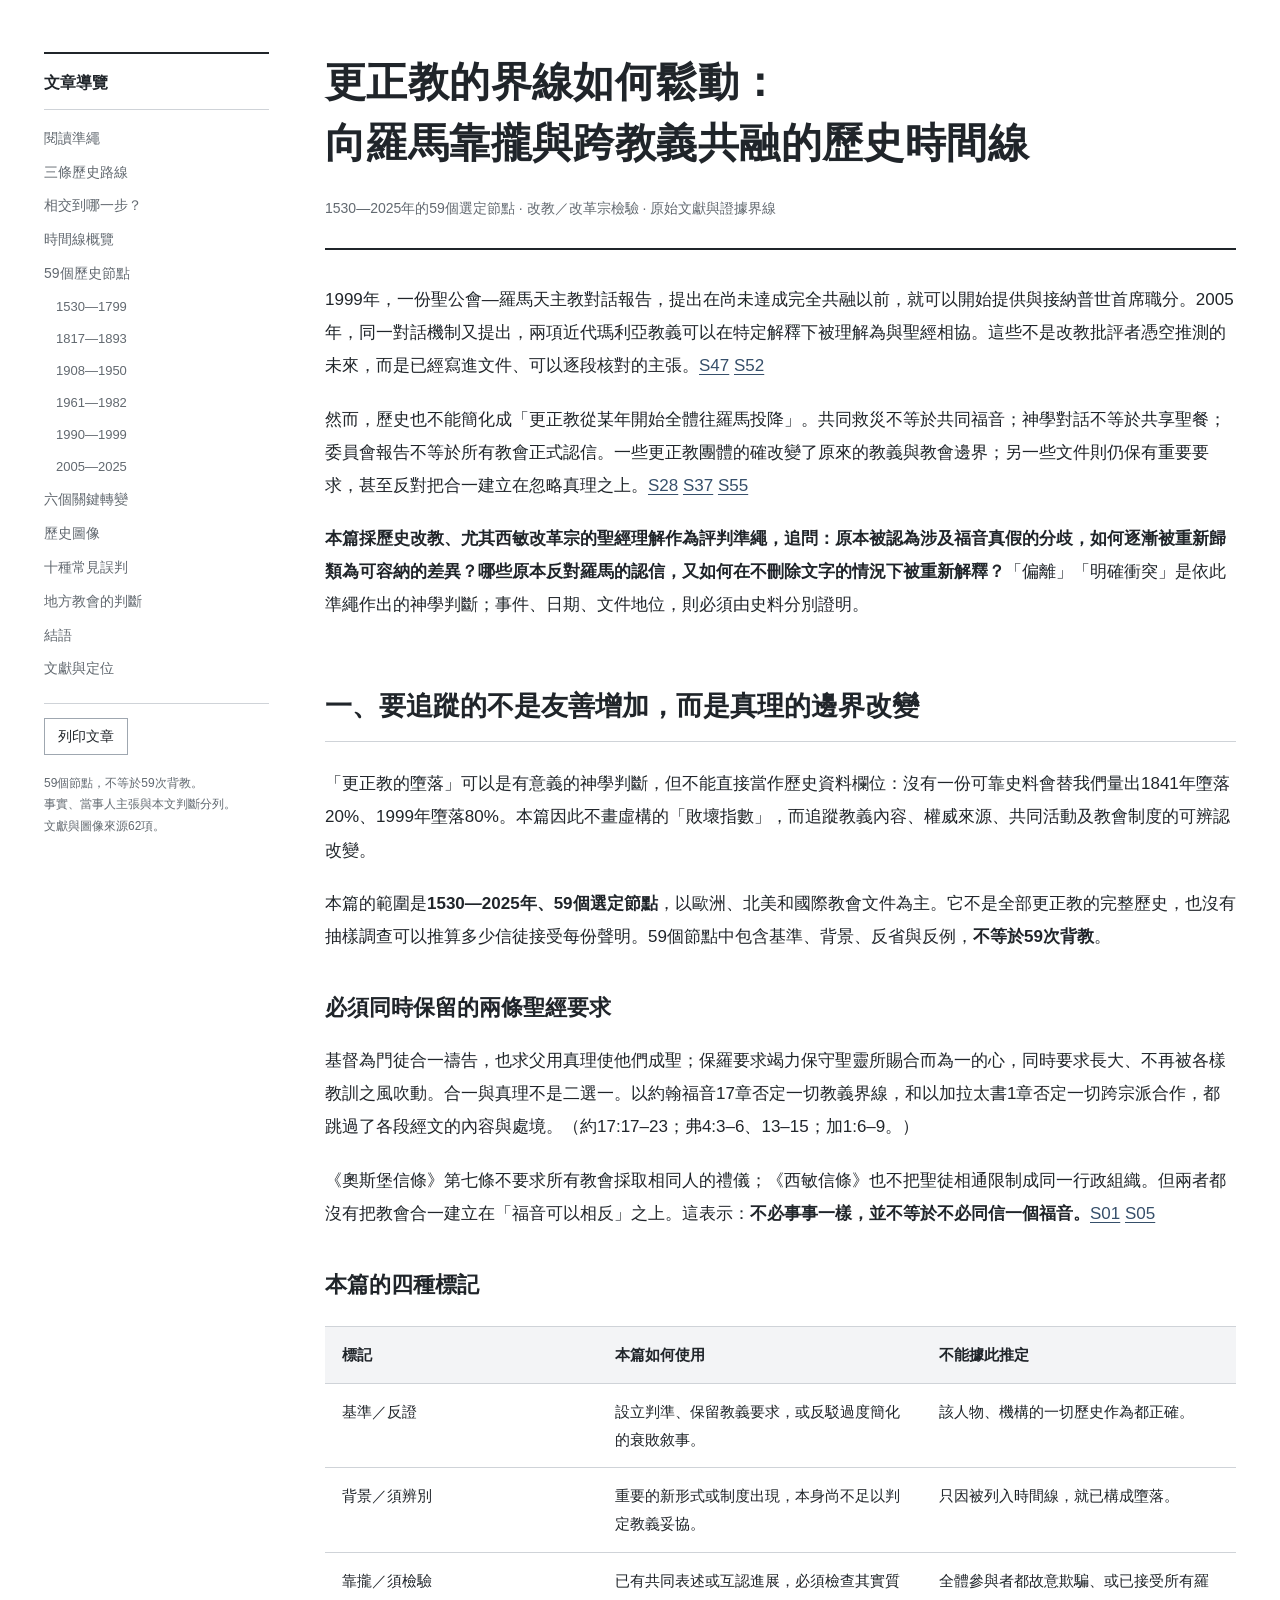
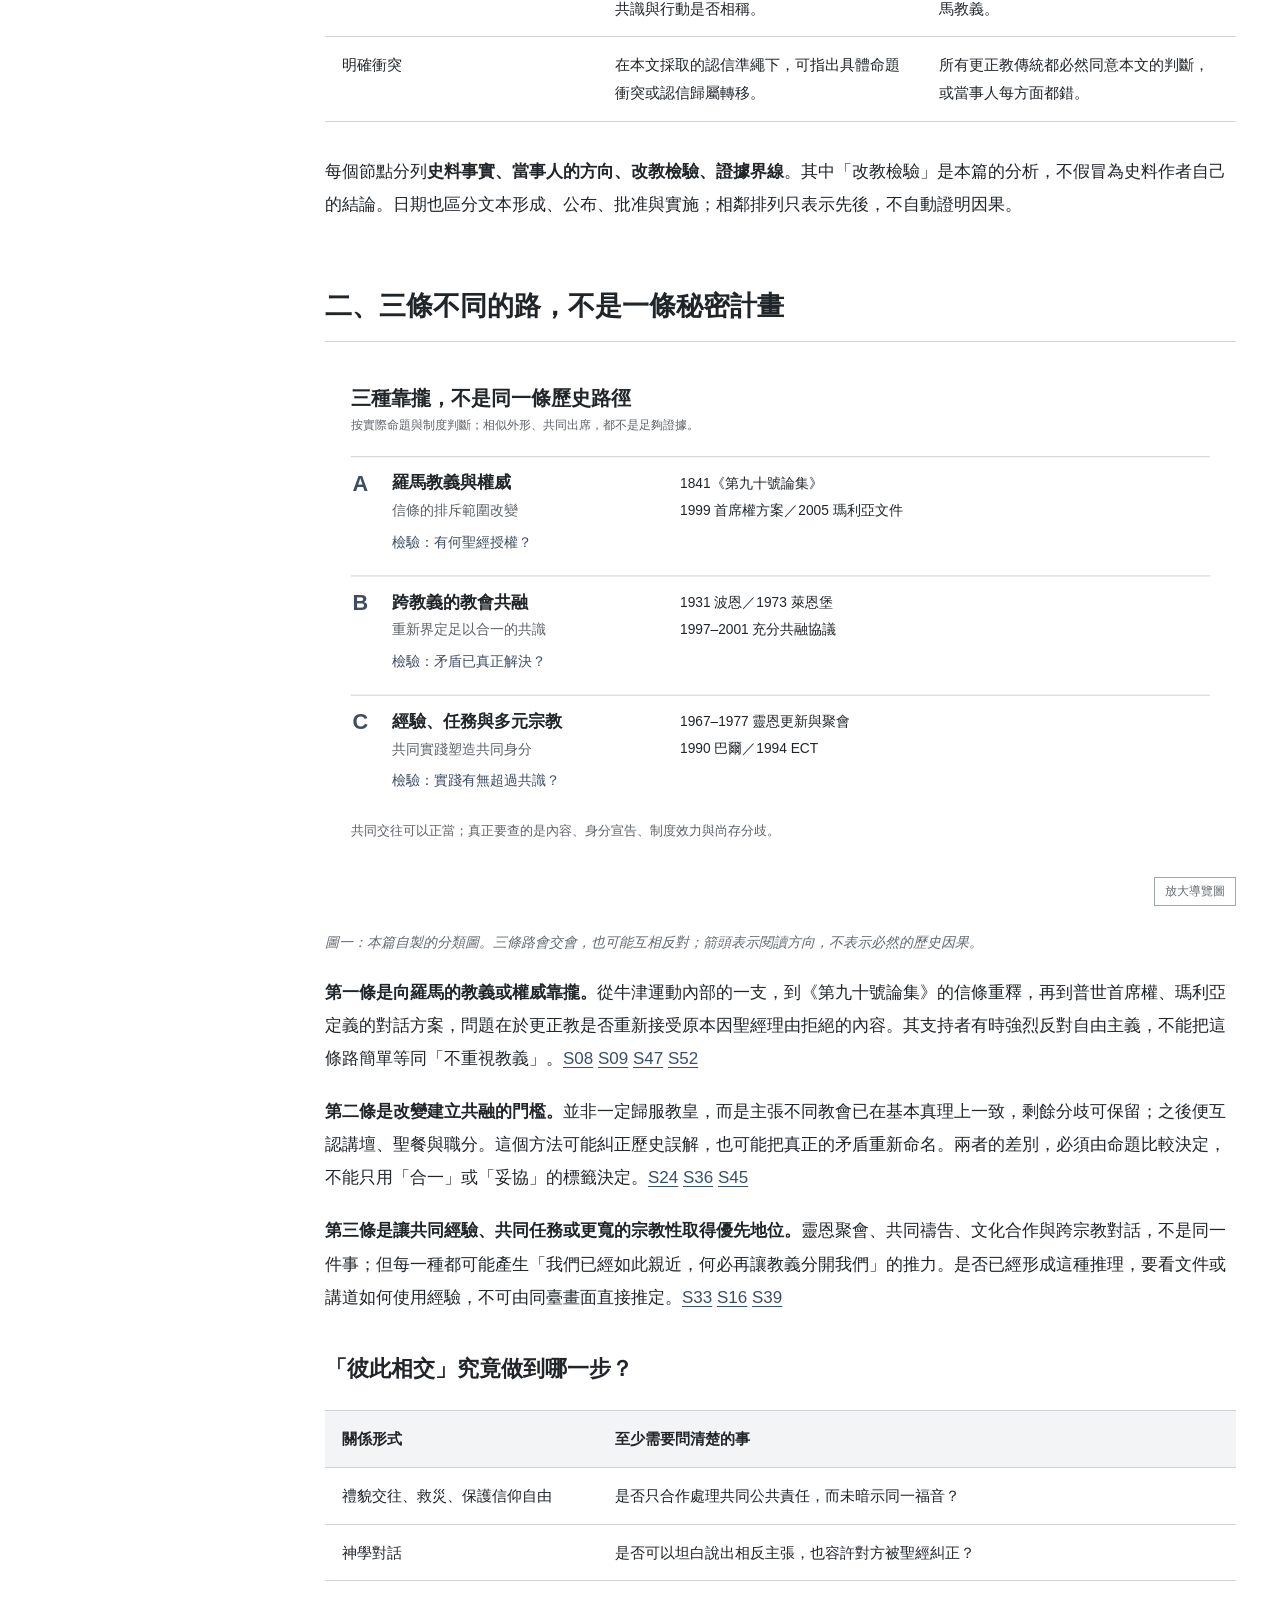
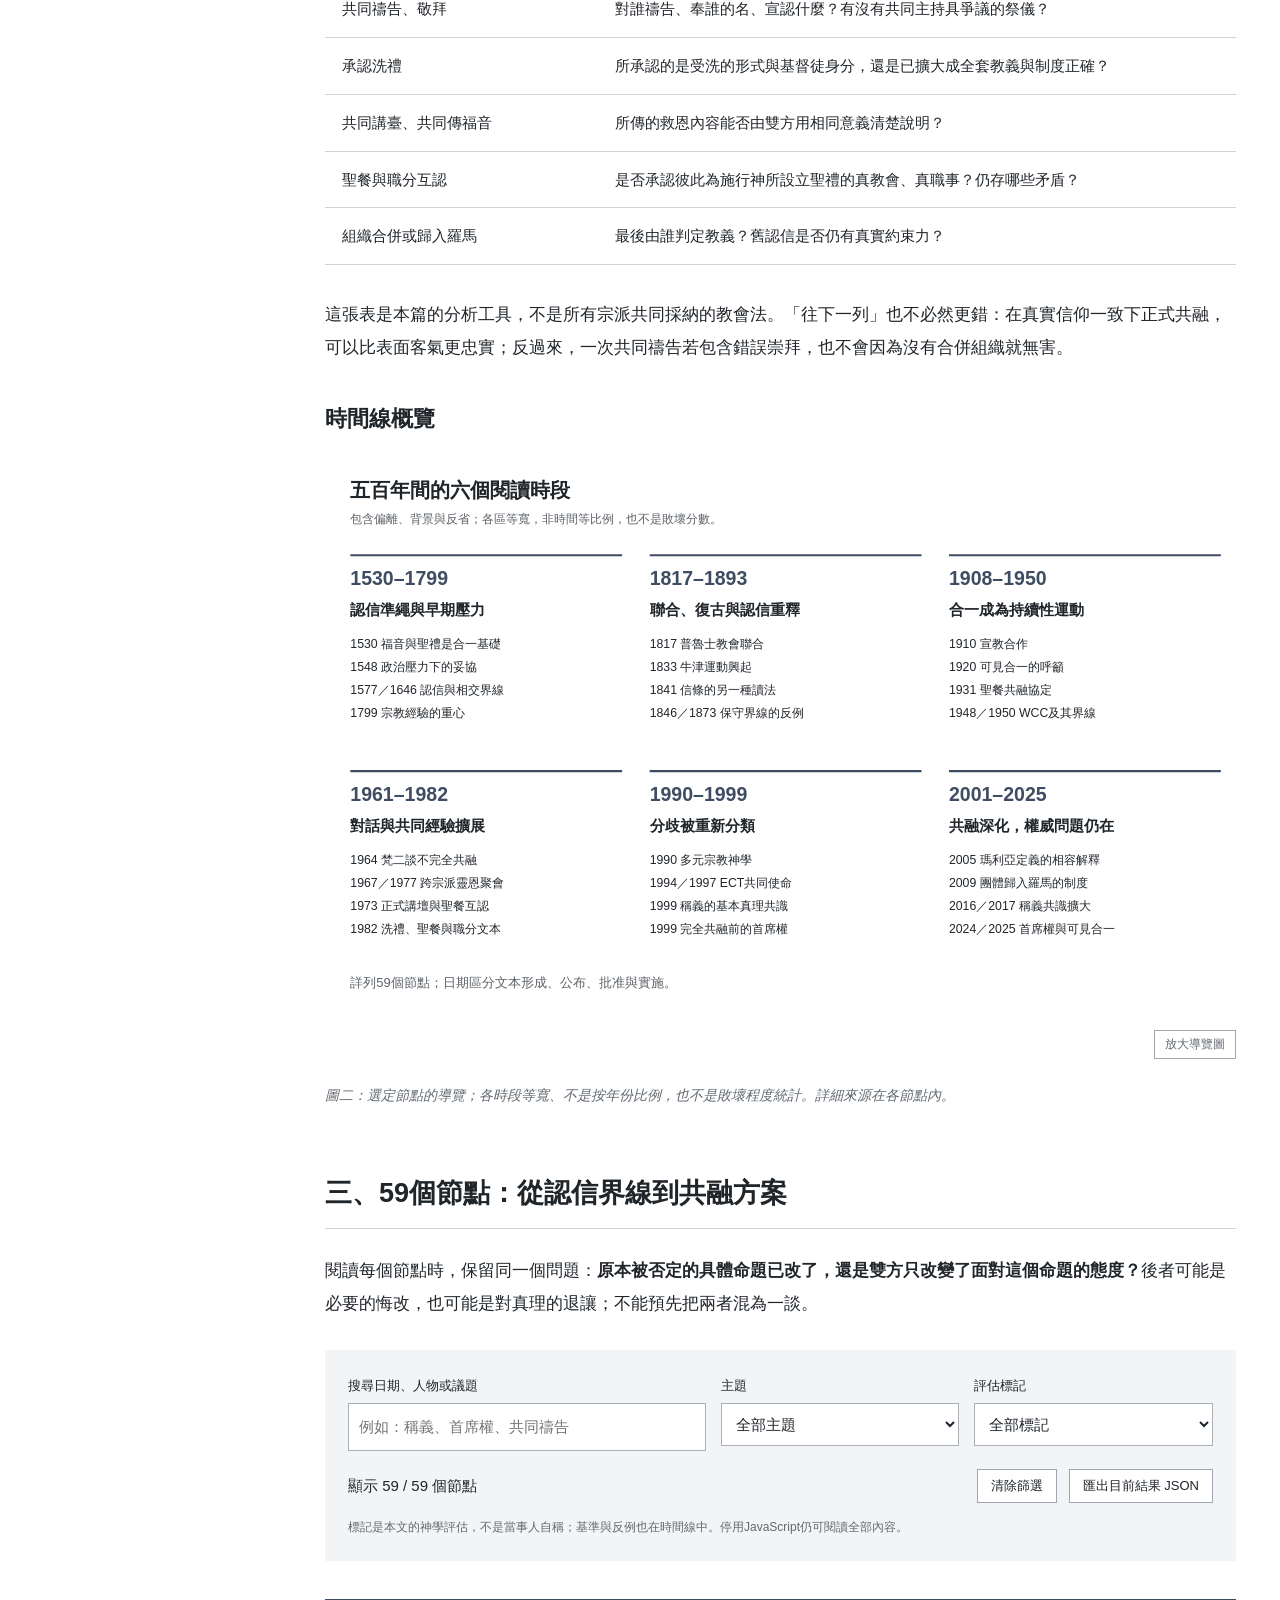
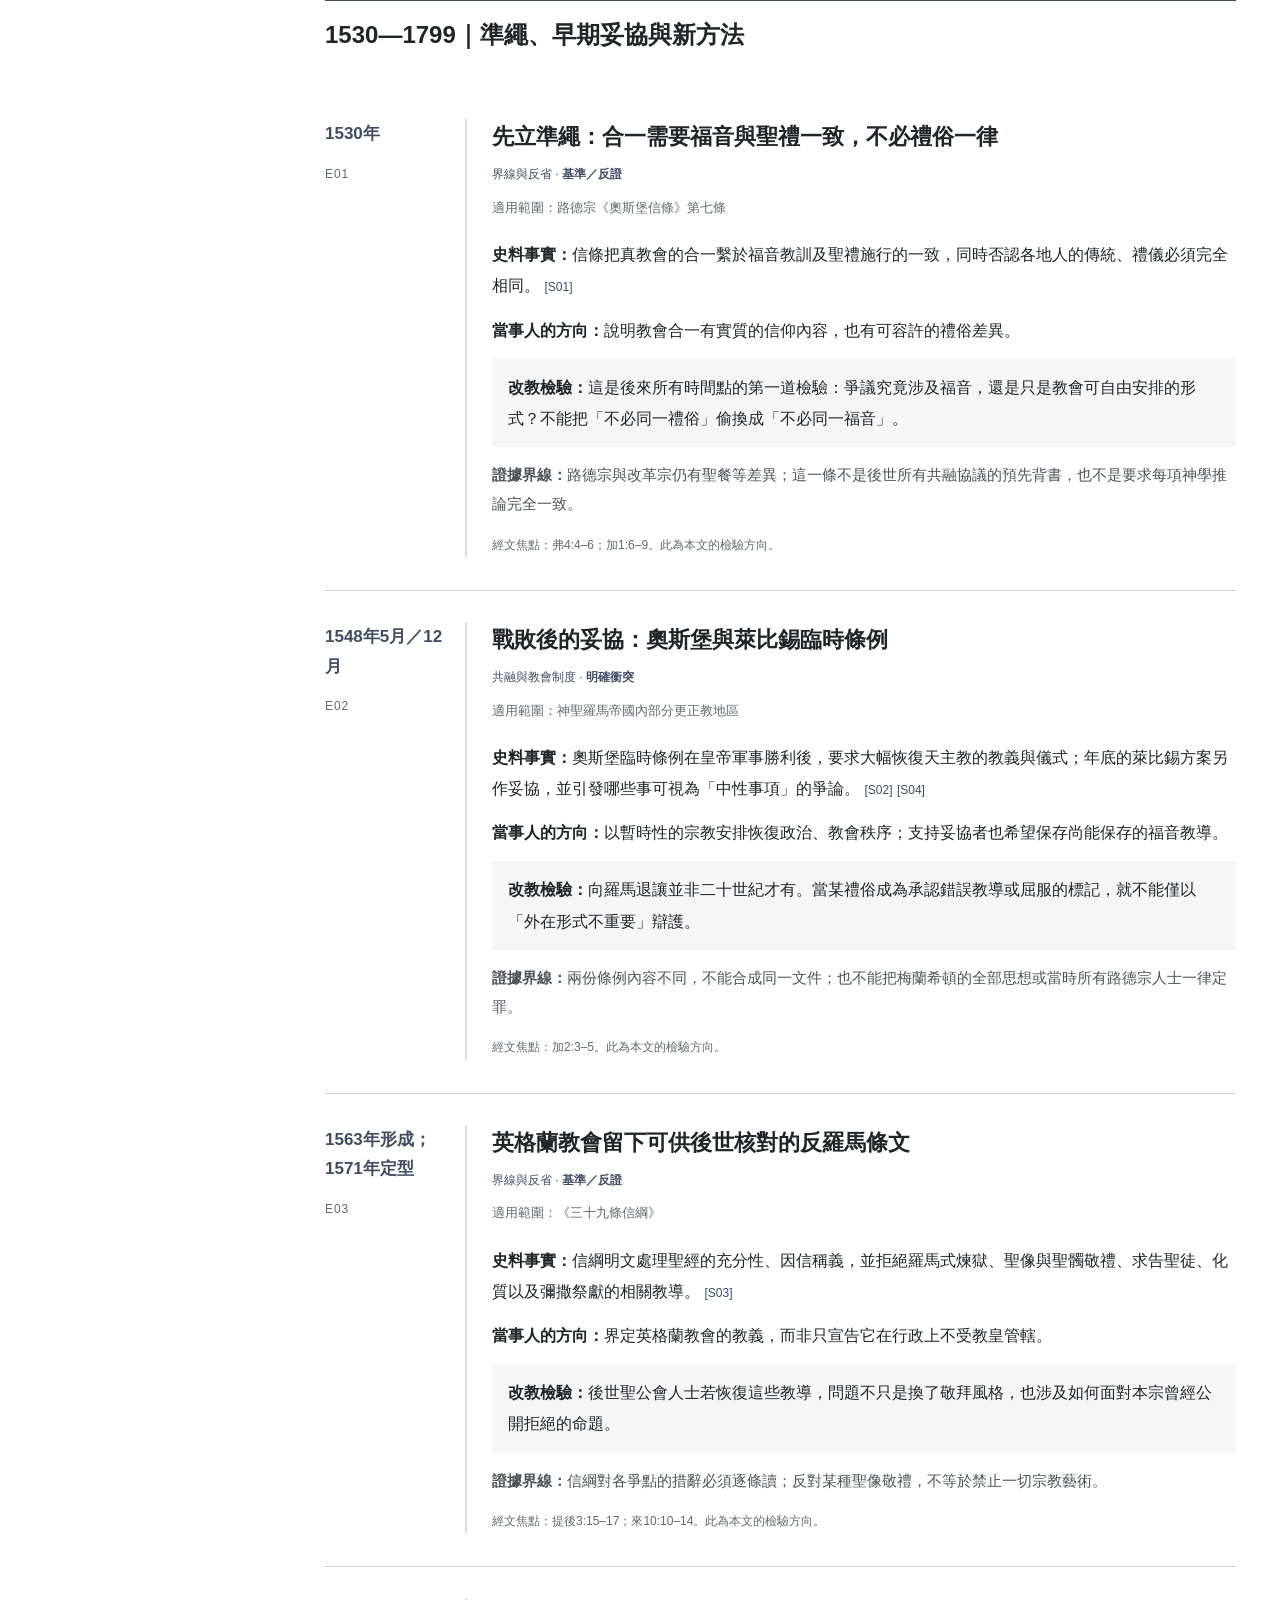
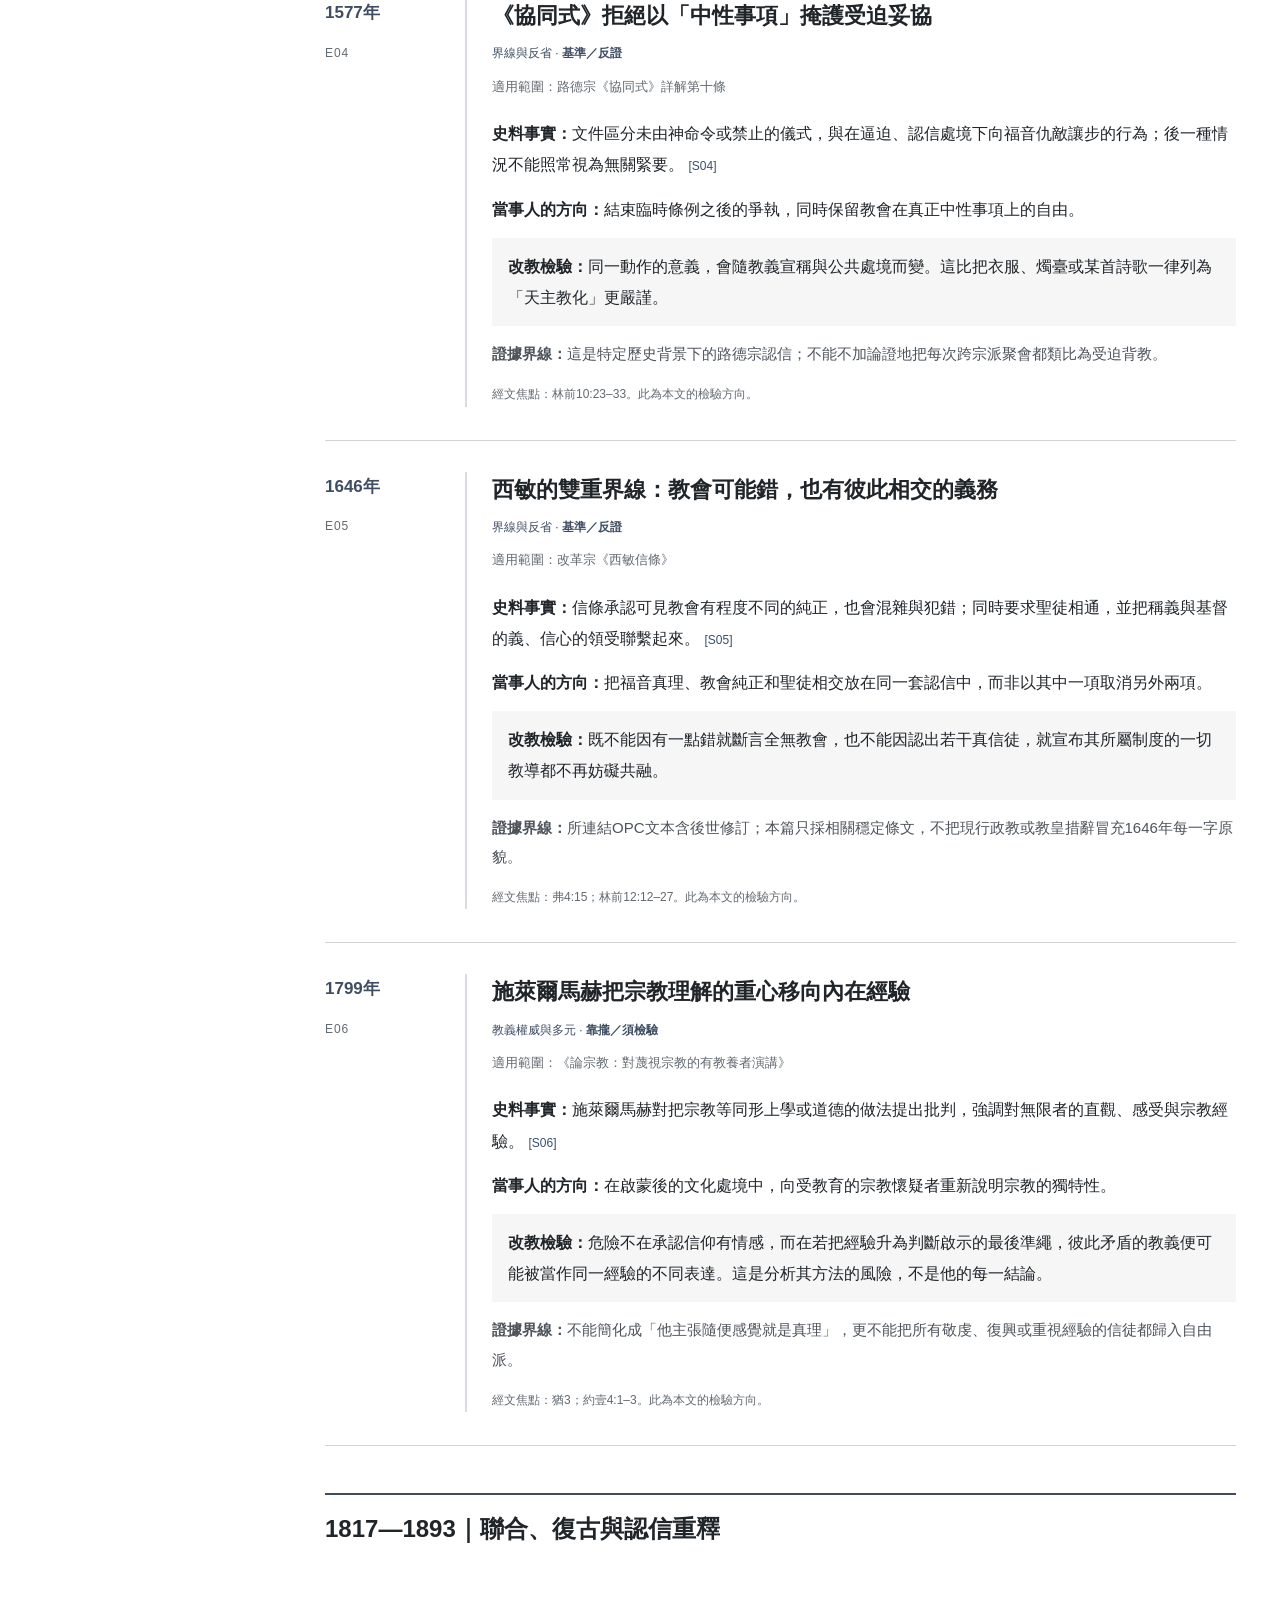
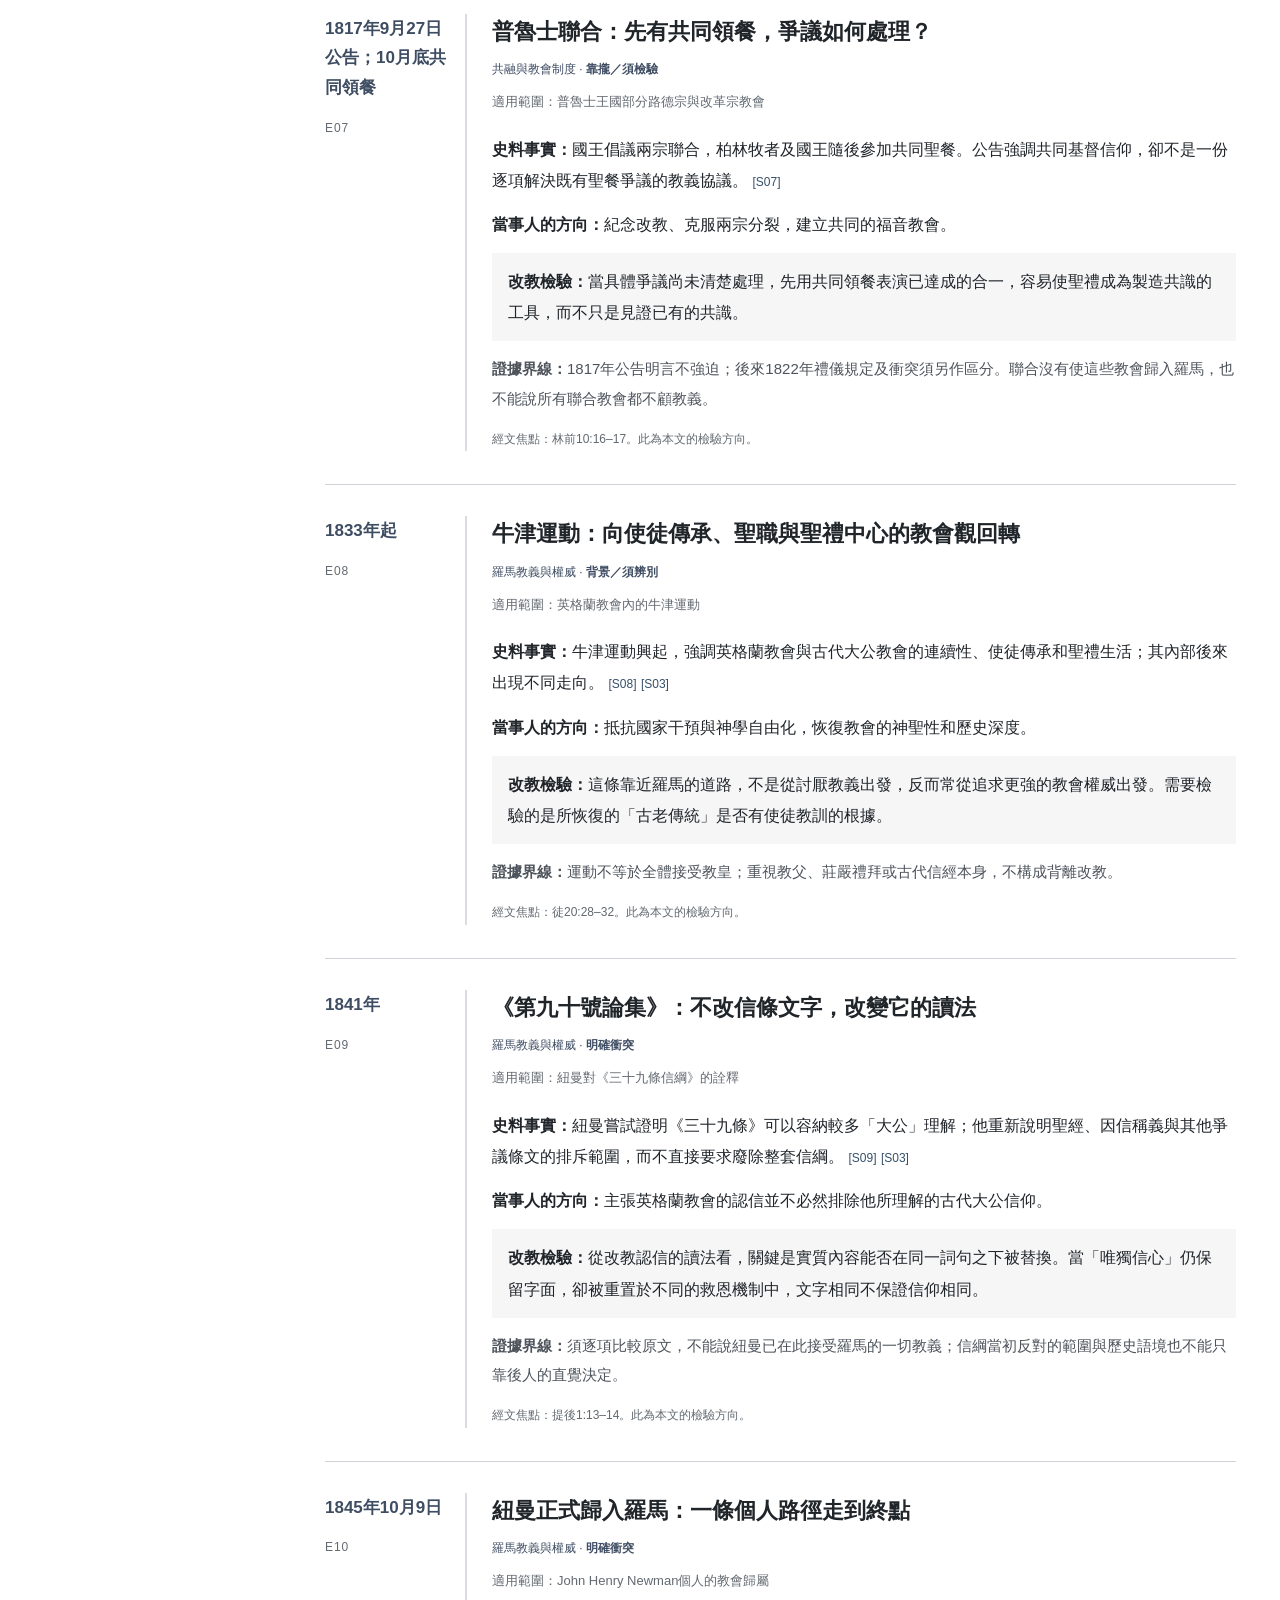
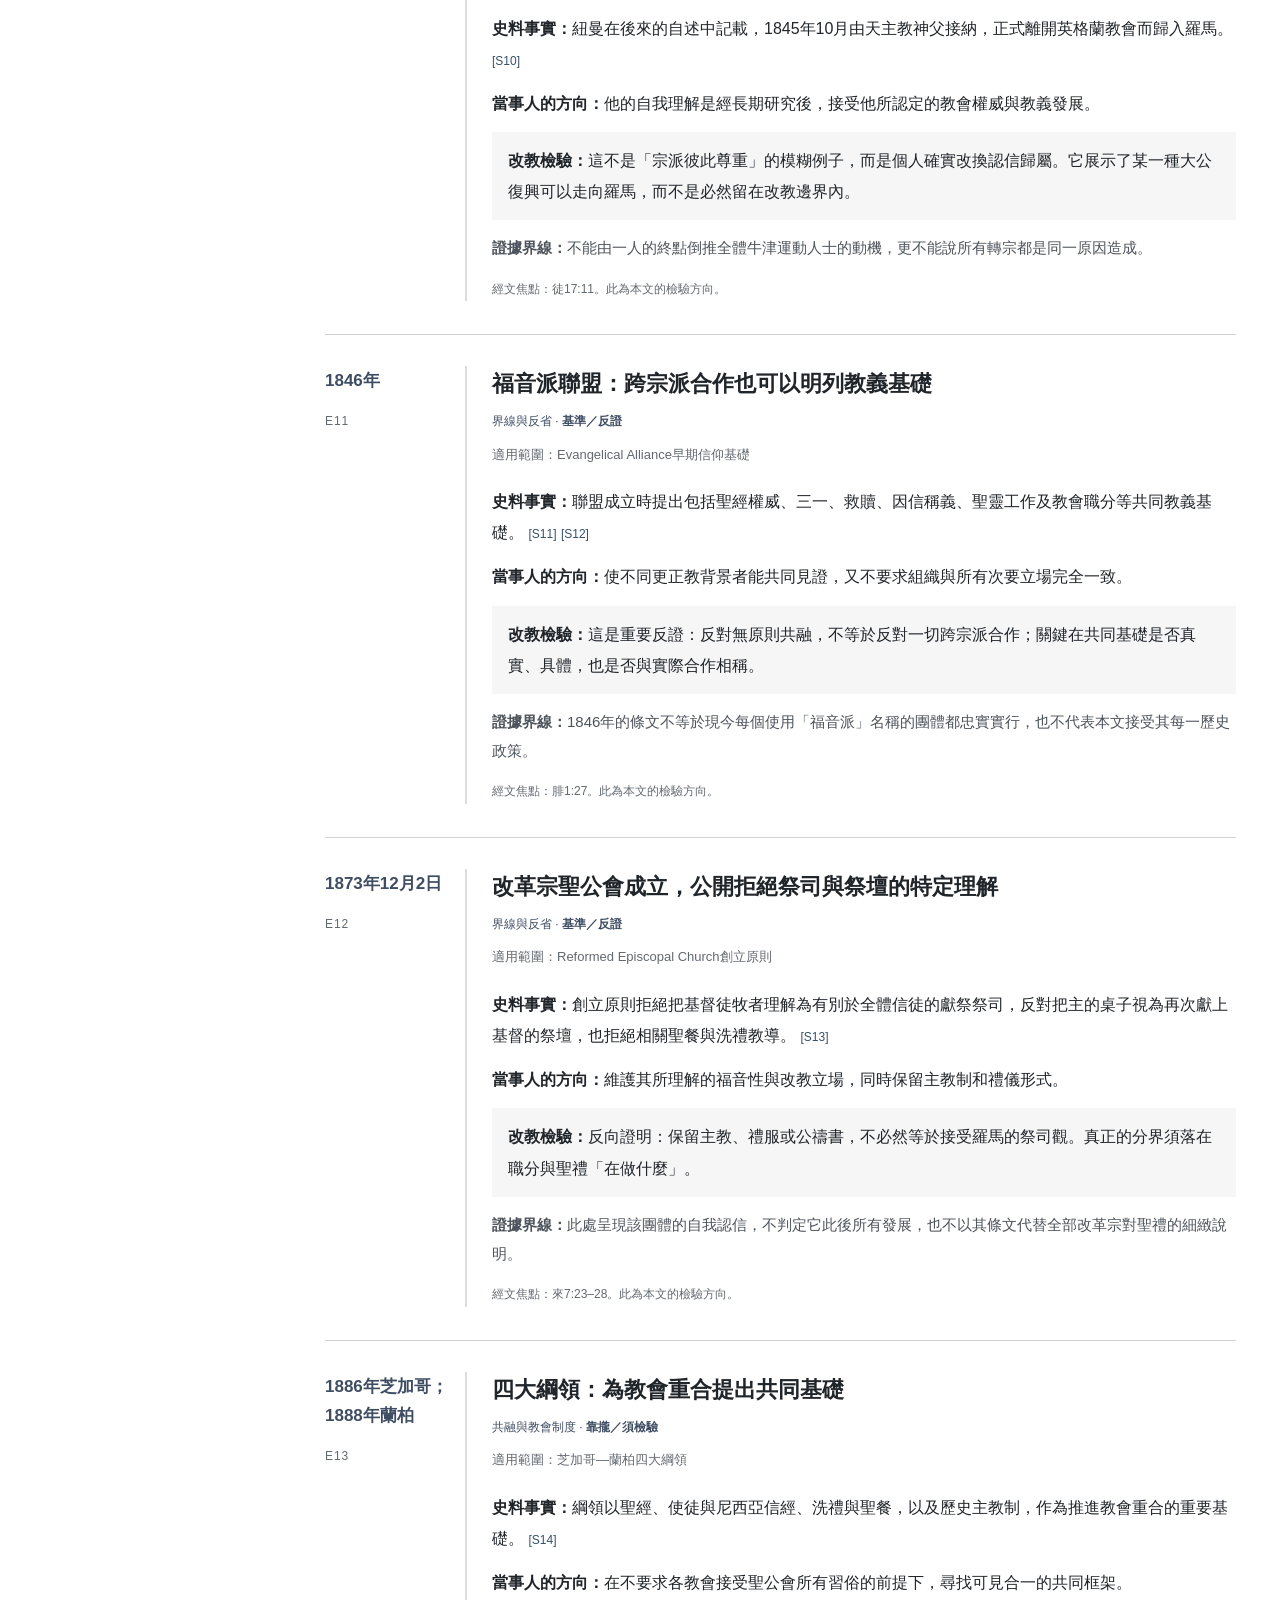
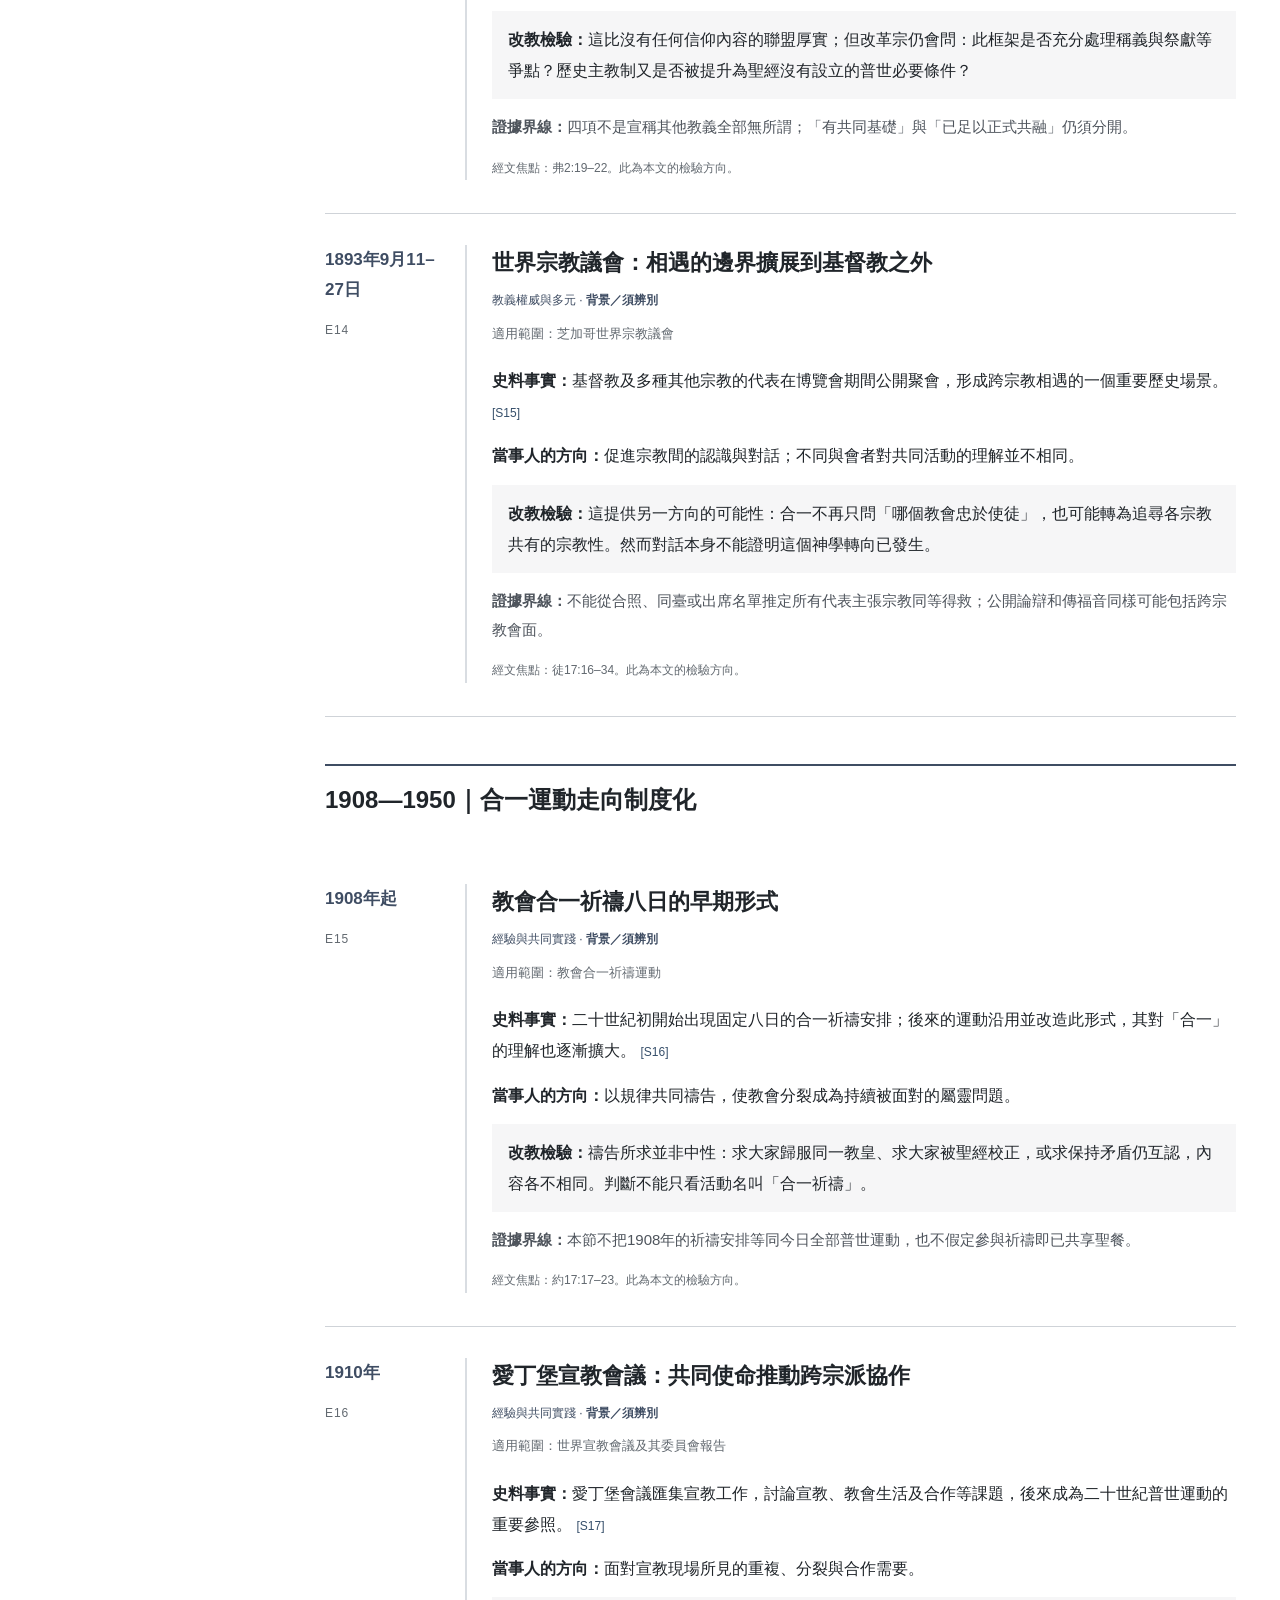
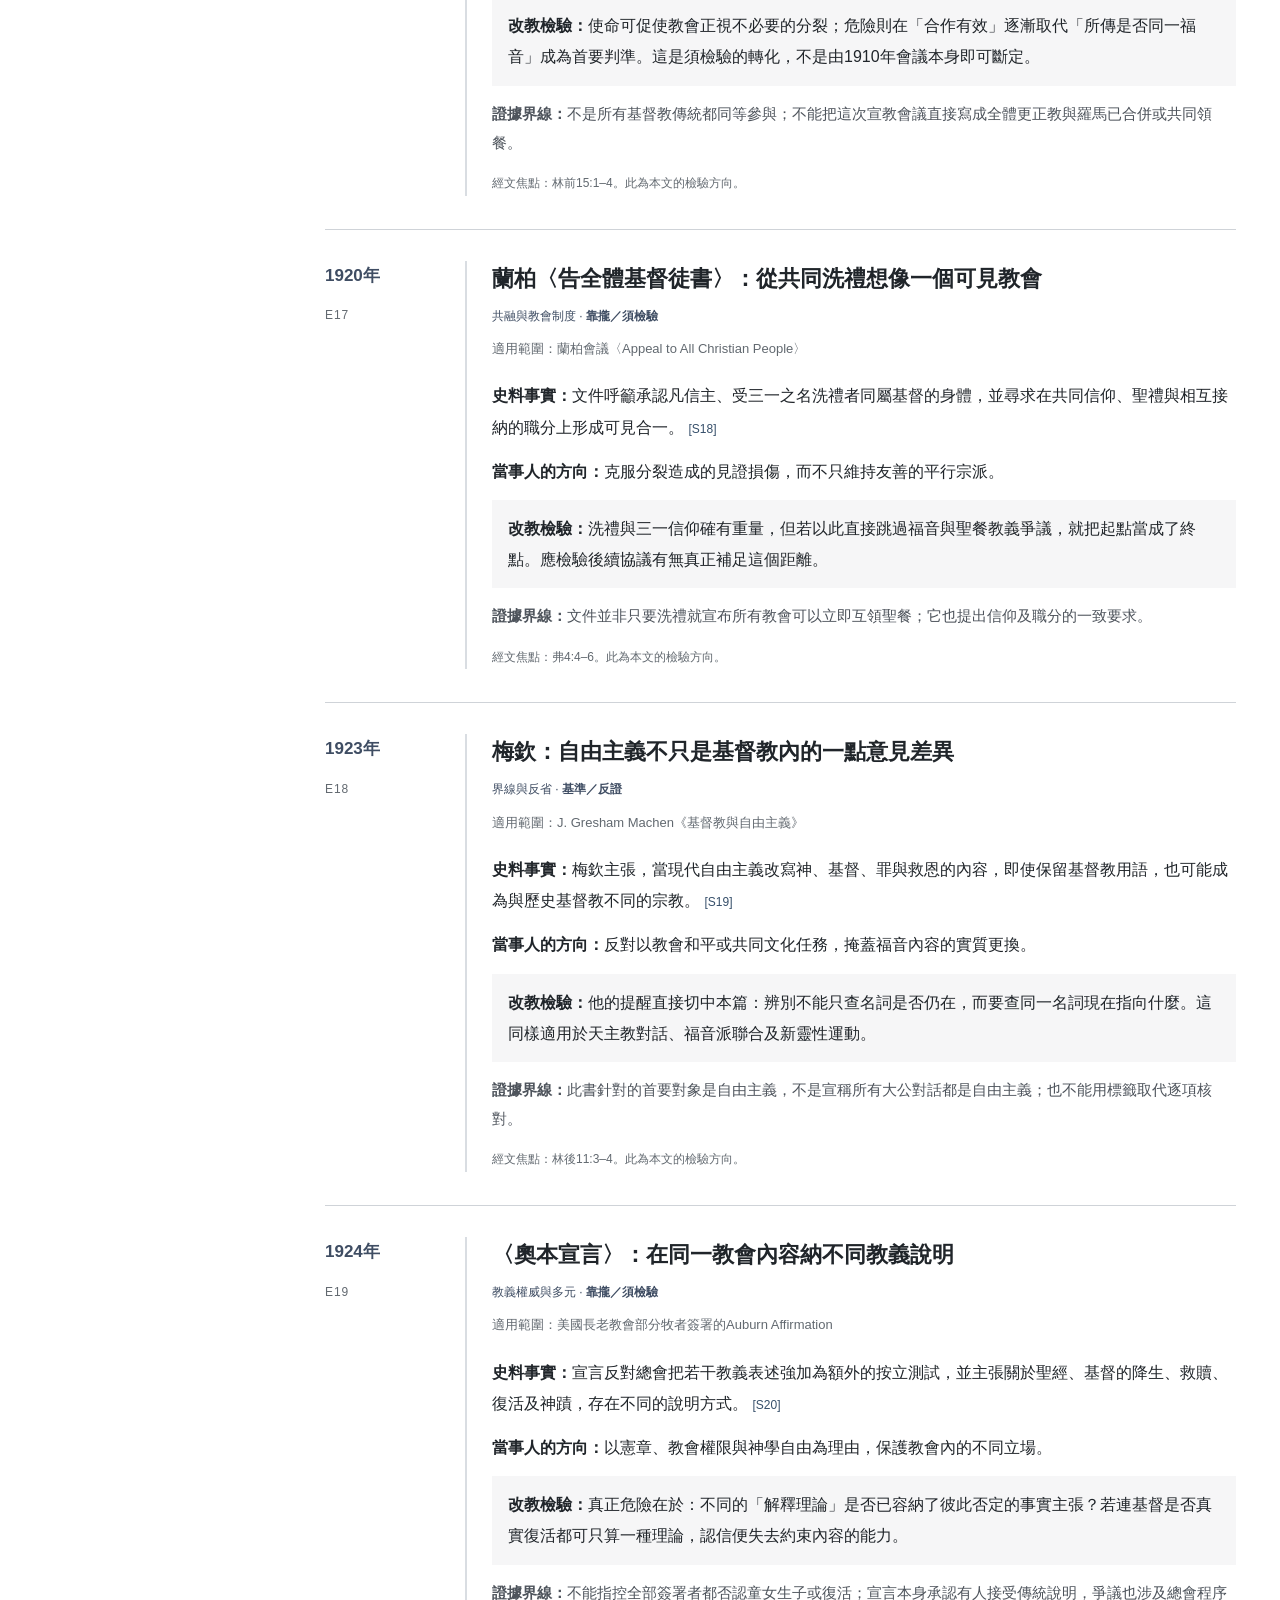
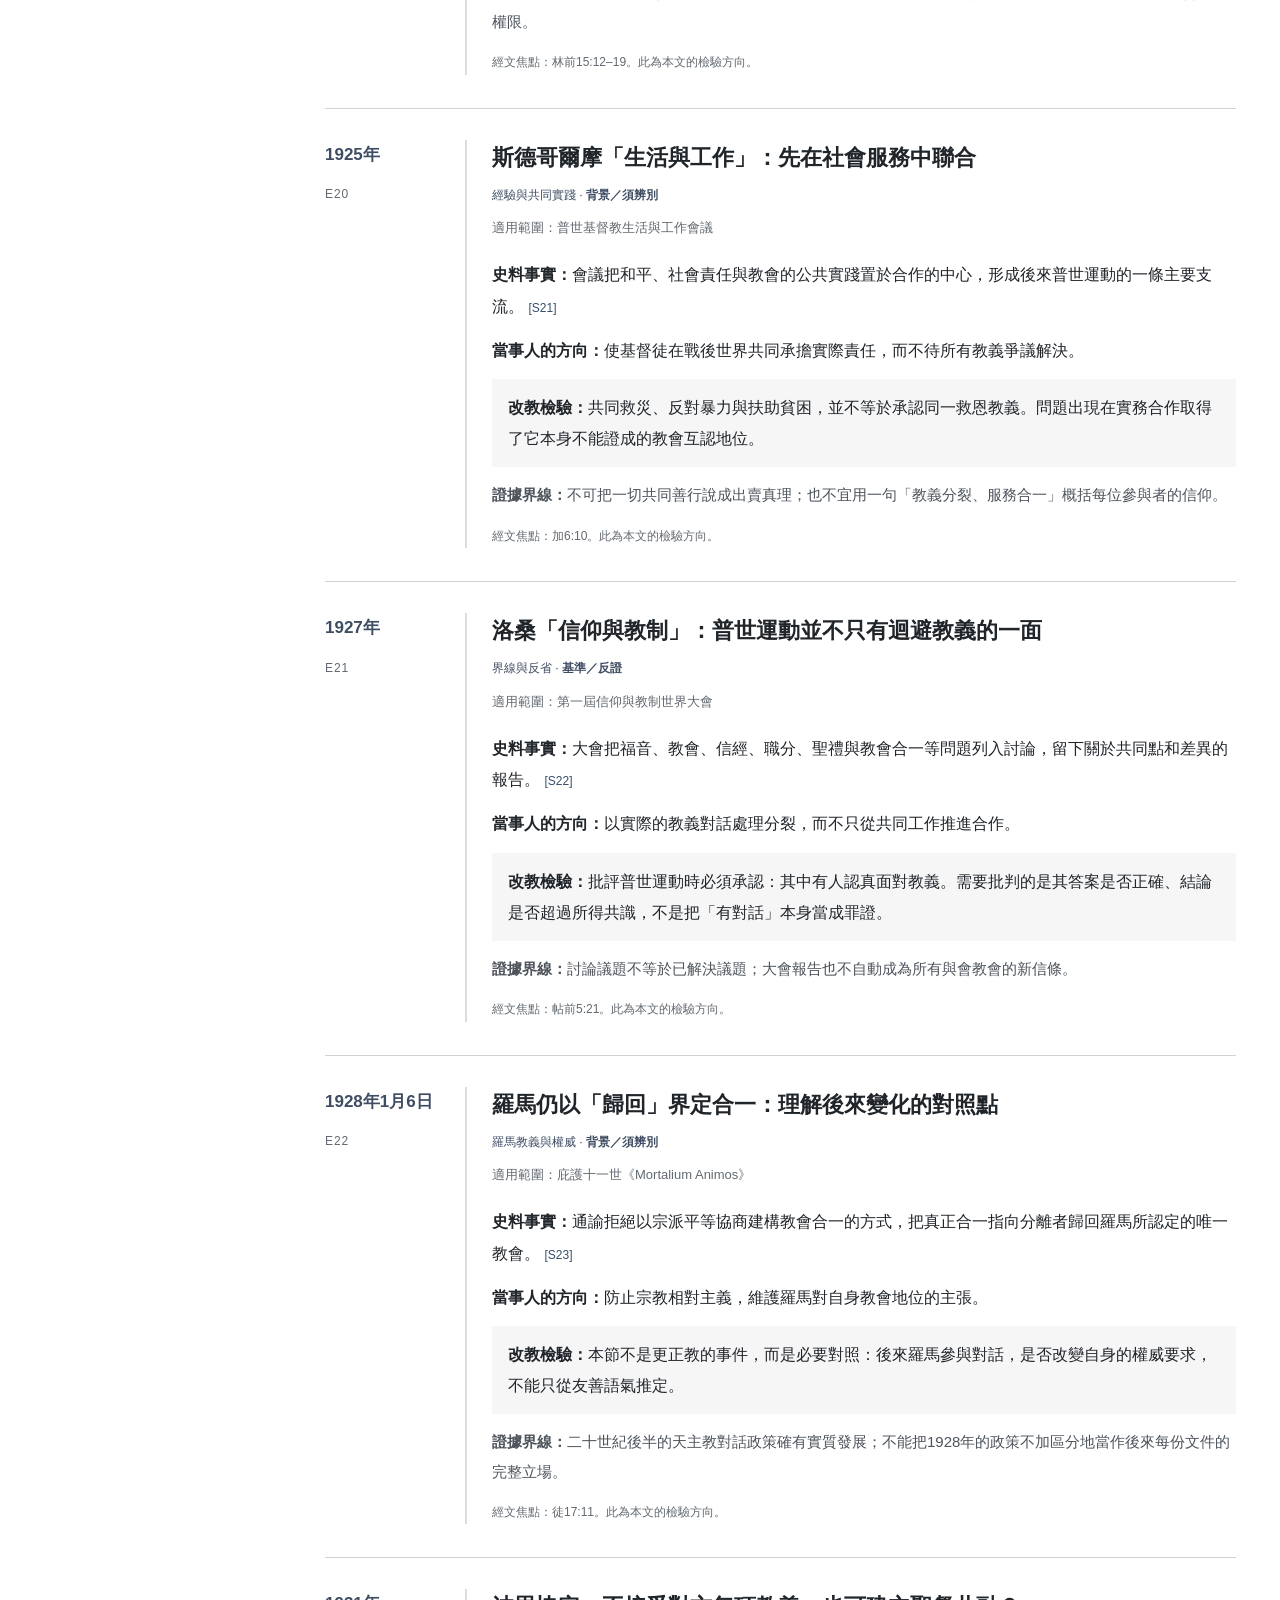
<file: protestant_backwards/protestant_backwards.html>
<!doctype html><html lang="zh-Hant"><head><meta charset="utf-8"><meta name="viewport" content="width=device-width,initial-scale=1"><meta name="description" content="59個歷史節點：按改教準繩檢驗向羅馬靠攏、跨教義共融與共同實踐的發展，附原始文件與證據界線。"><title>更正教的界線如何鬆動：向羅馬靠攏與跨教義共融的歷史時間線</title><style>
:root{--ink:#20252a;--muted:#626970;--rule:#cfd3d8;--paper:#fff;--wash:#f3f4f6;--accent:#3f4d63}
*{box-sizing:border-box}html{scroll-behavior:smooth;scroll-padding-top:24px}body{margin:0;background:var(--paper);color:var(--ink);font-family:"Noto Sans CJK TC","PingFang TC","Microsoft JhengHei",sans-serif;font-size:17px;line-height:1.95}a{color:#364f6a;text-underline-offset:3px;overflow-wrap:anywhere}a:hover{color:#111}button,input,select{font:inherit}button{cursor:pointer;background:#fff;border:1px solid #9fa7b0;padding:6px 13px;line-height:1.6;color:var(--ink)}button:hover{background:var(--wash)}a:focus-visible,button:focus-visible,input:focus-visible,select:focus-visible{outline:3px solid #607991;outline-offset:3px}
.skip{position:absolute;top:-60px;left:15px;background:#fff;padding:8px 14px;z-index:5}.skip:focus{top:12px}.page{max-width:1440px;margin:auto;padding:52px 44px 80px;display:grid;grid-template-columns:225px minmax(0,1fr);gap:56px}.sidebar{align-self:start;position:sticky;top:30px;max-height:calc(100vh - 60px);overflow:auto;font-size:14px;line-height:1.7;border-top:2px solid var(--ink);padding-top:17px}.sidebar h2{font-size:16px;margin:0 0 12px}.sidebar a{display:block;text-decoration:none;padding:5px 0;color:var(--muted)}.sidebar .minor{padding-left:12px;font-size:13px}.sidebar .nav-break{margin-top:17px;border-top:1px solid var(--rule);padding-top:14px}.sidebar p{font-size:12px;color:var(--muted);line-height:1.8;margin-top:18px}.content{min-width:0;max-width:1080px}header{border-bottom:2px solid var(--ink);padding-bottom:26px;margin-bottom:33px}h1{font-family:"Noto Serif CJK TC","Songti TC",serif;font-size:clamp(30px,3.2vw,43px);font-weight:700;line-height:1.5;letter-spacing:.01em;margin:0}header p{color:var(--muted);font-size:14px;margin:20px 0 0}.intro-summary{font-weight:450;font-size:20px;line-height:1.85}
h2{font-size:27px;line-height:1.55;margin:65px 0 25px;padding-bottom:13px;border-bottom:1px solid var(--rule);font-weight:650}h3{font-size:22px;line-height:1.6;margin:37px 0 19px}h4{font-size:22px;line-height:1.6;margin:0 0 9px;font-weight:650}p{margin:0 0 20px;overflow-wrap:anywhere}strong{font-weight:650}blockquote{margin:25px 0;padding:4px 0 4px 23px;border-left:3px solid var(--accent)}img{display:block;max-width:100%;height:auto;margin:28px auto 16px}img.historical{max-height:560px;object-fit:contain;min-height:180px;color:var(--muted);font-size:15px}p:has(>em:only-child){font-size:14px;color:var(--muted);line-height:1.8}.table-wrap{overflow:auto;margin:24px 0 33px}table{border-collapse:collapse;min-width:660px;width:100%;font-size:15px;line-height:1.85}th{text-align:left;background:var(--wash);font-weight:650}th,td{border-top:1px solid var(--rule);border-bottom:1px solid var(--rule);padding:14px 17px;vertical-align:top}td:first-child{width:30%}table a{white-space:nowrap}hr{border:0;border-top:1px solid var(--rule);margin:35px 0}
.tools{background:var(--wash);padding:23px;margin:30px 0 35px}.tool-grid{display:grid;grid-template-columns:1.5fr 1fr 1fr;gap:15px}.tool-grid label{font-size:13px;font-weight:550;display:block}.tool-grid input,.tool-grid select{width:100%;margin-top:5px;display:block;border:1px solid #aab0b7;background:white;padding:8px 10px;font-size:15px;min-height:43px;color:var(--ink)}.tool-actions{display:flex;flex-wrap:wrap;align-items:center;gap:12px;margin-top:18px}.tool-actions p{margin:0 auto 0 0;font-size:15px}.tool-actions button{font-size:13px}.tool-note{font-size:12px;color:var(--muted);margin:14px 0 0;line-height:1.7}.era{margin-bottom:47px}.era>h3{margin-top:38px;padding:15px 0;border-top:2px solid var(--accent);font-size:24px}.event{display:grid;grid-template-columns:142px minmax(0,1fr);gap:25px;padding:31px 0 33px;border-bottom:1px solid var(--rule);position:relative}.event-date{font-size:17px;color:var(--accent);font-weight:650;line-height:1.75;padding-right:14px;border-right:2px solid #d9dde2}.event-id{display:block;font-size:12px;font-weight:400;letter-spacing:.08em;color:var(--muted);text-decoration:none;margin-top:15px}.event-body p{font-size:16px;line-height:1.95;margin-bottom:13px}.event-body .event-meta{font-size:12px;color:var(--accent);margin-bottom:8px}.event-body .scope{font-size:13px;color:var(--muted);margin-bottom:19px}.event-body .reformed_analysis{background:#f6f6f7;padding:13px 16px}.event-body .evidence_limit{font-size:15px;color:#4e545c}.event-body .bible{font-size:12px;color:var(--muted);margin-top:15px;margin-bottom:0}.ref{font-size:12px;text-decoration:none;white-space:nowrap}.event[hidden],.era[hidden],[hidden]{display:none!important}#no-results{padding:28px 0;color:var(--muted)}footer{border-top:2px solid var(--ink);padding-top:20px;margin-top:50px;font-size:13px;color:var(--muted)}.mobile-nav{display:none}
@media(min-width:1200px){.content>p,.content>h2,.content>h3{max-width:980px}}
@media(max-width:1000px){.page{grid-template-columns:170px minmax(0,1fr);gap:30px;padding:35px 27px}.event{grid-template-columns:105px minmax(0,1fr);gap:20px}.tool-grid{grid-template-columns:1fr 1fr}.tool-grid label:first-child{grid-column:1/-1}}
@media(max-width:760px){body{font-size:16px}.page{display:block;padding:25px 20px 50px}.sidebar{display:none}.mobile-nav{display:block;border-top:1px solid var(--rule);border-bottom:1px solid var(--rule);padding:10px 0;margin-bottom:25px;font-size:14px}.mobile-nav summary{cursor:pointer;font-weight:650}.mobile-nav a{display:inline-block;margin:6px 12px 3px 0}h1{font-size:30px}h2{font-size:24px;margin-top:46px}h3{font-size:21px}.event{display:block;padding:25px 0}.event-date{border:0;font-size:16px;display:flex;align-items:baseline;justify-content:space-between;gap:16px;padding:0;margin-bottom:13px}.event-id{margin:0;flex:none}.event-body h4{font-size:21px}.event-body p{font-size:16px}.tools{padding:17px}.tool-grid{gap:11px}.tool-grid label{font-size:12px}.tool-grid input,.tool-grid select{font-size:14px}.tool-actions{gap:9px}.event-body .reformed_analysis{padding:12px}.table-wrap{margin-left:-2px;margin-right:-2px}img.historical{min-height:150px}.era>h3{font-size:22px}}
@media print{@page{margin:17mm}body{font-size:11pt;line-height:1.65}.page{display:block;padding:0;max-width:none}.sidebar,.mobile-nav,.tools,.skip{display:none!important}.content{max-width:none}h1{font-size:25pt}h2{font-size:18pt;margin-top:25pt}h3,h4{break-after:avoid}.event{display:block;padding:14pt 0;break-inside:auto}.event-date{border:0;font-size:12pt;margin-bottom:7pt}.event-id{display:inline;margin-left:10pt}.event-body h4{font-size:14pt}.event-body p{font-size:10.5pt}.event[hidden],.era[hidden]{display:block!important}.era>h3{font-size:16pt}.event-body .reformed_analysis{background:none;padding:0}.table-wrap{overflow:visible}table{min-width:0;font-size:9pt}th,td{padding:6pt 8pt}a{color:inherit}img{max-height:210mm}img.historical{max-height:130mm}p{orphans:3;widows:3}}

.diagram{margin:24px 0}.diagram img{margin-bottom:8px}.diagram figcaption{text-align:right}.figure-open{font-size:12px;padding:4px 10px;color:var(--muted)}#figure-viewer{border:1px solid #89919a;max-width:96vw;max-height:94vh;padding:20px;background:white;color:var(--ink)}#figure-viewer::backdrop{background:rgba(20,25,30,.55)}#figure-close{font-size:14px;float:right}.zoom-hint{font-size:13px;margin:5px 90px 14px 0;color:var(--muted)}.figure-scroll{clear:both;overflow:auto;max-height:78vh;max-width:calc(96vw - 44px)}#figure-large{width:1260px;max-width:none;height:auto;margin:0}@media print{.figure-open,#figure-viewer{display:none!important}}
</style><!-- discovery:start -->
<link rel="canonical" href="https://study.samkoeh.com/protestant_backwards/protestant_backwards.html">
<link rel="alternate" type="application/json" href="/catalog.json" title="研究目錄（JSON）">
<meta property="og:site_name" content="Sam Koeh Study">
<meta property="og:locale" content="zh_TW">
<meta property="og:type" content="article">
<meta property="og:title" content="更正教的界線如何鬆動：向羅馬靠攏與跨教義共融的歷史時間線">
<meta property="og:description" content="59個歷史節點：按改教準繩檢驗向羅馬靠攏、跨教義共融與共同實踐的發展，附原始文件與證據界線。">
<meta property="og:url" content="https://study.samkoeh.com/protestant_backwards/protestant_backwards.html">
<meta name="twitter:card" content="summary">
<script type="application/ld+json">[{"@context": "https://schema.org", "@type": "Article", "@id": "https://study.samkoeh.com/protestant_backwards/protestant_backwards.html#document", "url": "https://study.samkoeh.com/protestant_backwards/protestant_backwards.html", "name": "更正教的界線如何鬆動：向羅馬靠攏與跨教義共融的歷史時間線", "description": "59個歷史節點：按改教準繩檢驗向羅馬靠攏、跨教義共融與共同實踐的發展，附原始文件與證據界線。", "inLanguage": "zh-Hant-TW", "isPartOf": {"@id": "https://study.samkoeh.com/#website"}, "headline": "更正教的界線如何鬆動：向羅馬靠攏與跨教義共融的歷史時間線", "author": {"@type": "Person", "name": "Sam Koeh", "url": "https://study.samkoeh.com/#about"}, "mainEntityOfPage": "https://study.samkoeh.com/protestant_backwards/protestant_backwards.html"}]</script>
<!-- discovery:end -->
</head><body><a href="#main" class="skip">跳到正文</a><div class="page"><aside class="sidebar"><nav aria-label="文章目錄"><h2>文章導覽</h2><a href="#reading">閱讀準繩</a><a href="#routes">三條歷史路線</a><a href="#relations">相交到哪一步？</a><a href="#overview">時間線概覽</a><a href="#timeline">59個歷史節點</a><a class="minor" href="#era1">1530—1799</a><a class="minor" href="#era2">1817—1893</a><a class="minor" href="#era3">1908—1950</a><a class="minor" href="#era4">1961—1982</a><a class="minor" href="#era5">1990—1999</a><a class="minor" href="#era6">2005—2025</a><a href="#analysis">六個關鍵轉變</a><a href="#pictures">歷史圖像</a><a href="#corrections">十種常見誤判</a><a href="#discernment">地方教會的判斷</a><a href="#conclusion">結語</a><a href="#sources">文獻與定位</a></nav><div class="nav-break"><button type="button" onclick="window.print()">列印文章</button></div><p>59個節點，不等於59次背教。<br>事實、當事人主張與本文判斷分列。<br>文獻與圖像來源62項。</p></aside><main class="content" id="main"><header><h1>更正教的界線如何鬆動：<br>向羅馬靠攏與跨教義共融的歷史時間線</h1><p>1530—2025年的59個選定節點 · 改教／改革宗檢驗 · 原始文獻與證據界線</p></header><details class="mobile-nav"><summary>展開文章導覽</summary><nav><a href="#reading">閱讀準繩</a><a href="#routes">三條歷史路線</a><a href="#relations">相交到哪一步？</a><a href="#overview">時間線概覽</a><a href="#timeline">59個歷史節點</a><a href="#analysis">六個關鍵轉變</a><a href="#pictures">歷史圖像</a><a href="#corrections">十種常見誤判</a><a href="#discernment">地方教會的判斷</a><a href="#conclusion">結語</a><a href="#sources">文獻與定位</a></nav></details><p>1999年，一份聖公會—羅馬天主教對話報告，提出在尚未達成完全共融以前，就可以開始提供與接納普世首席職分。2005年，同一對話機制又提出，兩項近代瑪利亞教義可以在特定解釋下被理解為與聖經相協。這些不是改教批評者憑空推測的未來，而是已經寫進文件、可以逐段核對的主張。<a href="#source-s47">S47</a> <a href="#source-s52">S52</a></p>
<p>然而，歷史也不能簡化成「更正教從某年開始全體往羅馬投降」。共同救災不等於共同福音；神學對話不等於共享聖餐；委員會報告不等於所有教會正式認信。一些更正教團體的確改變了原來的教義與教會邊界；另一些文件則仍保有重要要求，甚至反對把合一建立在忽略真理之上。<a href="#source-s28">S28</a> <a href="#source-s37">S37</a> <a href="#source-s55">S55</a></p>
<p><strong>本篇採歷史改教、尤其西敏改革宗的聖經理解作為評判準繩，追問：原本被認為涉及福音真假的分歧，如何逐漸被重新歸類為可容納的差異？哪些原本反對羅馬的認信，又如何在不刪除文字的情況下被重新解釋？</strong>「偏離」「明確衝突」是依此準繩作出的神學判斷；事件、日期、文件地位，則必須由史料分別證明。</p>
<p><a id="reading"></a></p>
<h2>一、要追蹤的不是友善增加，而是真理的邊界改變</h2>
<p>「更正教的墮落」可以是有意義的神學判斷，但不能直接當作歷史資料欄位：沒有一份可靠史料會替我們量出1841年墮落20%、1999年墮落80%。本篇因此不畫虛構的「敗壞指數」，而追蹤教義內容、權威來源、共同活動及教會制度的可辨認改變。</p>
<p>本篇的範圍是<strong>1530—2025年、59個選定節點</strong>，以歐洲、北美和國際教會文件為主。它不是全部更正教的完整歷史，也沒有抽樣調查可以推算多少信徒接受每份聲明。59個節點中包含基準、背景、反省與反例，<strong>不等於59次背教</strong>。</p>
<h3>必須同時保留的兩條聖經要求</h3>
<p>基督為門徒合一禱告，也求父用真理使他們成聖；保羅要求竭力保守聖靈所賜合而為一的心，同時要求長大、不再被各樣教訓之風吹動。合一與真理不是二選一。以約翰福音17章否定一切教義界線，和以加拉太書1章否定一切跨宗派合作，都跳過了各段經文的內容與處境。（約17:17–23；弗4:3–6、13–15；加1:6–9。）</p>
<p>《奧斯堡信條》第七條不要求所有教會採取相同人的禮儀；《西敏信條》也不把聖徒相通限制成同一行政組織。但兩者都沒有把教會合一建立在「福音可以相反」之上。這表示：<strong>不必事事一樣，並不等於不必同信一個福音。</strong><a href="#source-s01">S01</a> <a href="#source-s05">S05</a></p>
<h3>本篇的四種標記</h3>
<div class="table-wrap"><table>
<thead>
<tr>
  <th>標記</th>
  <th>本篇如何使用</th>
  <th>不能據此推定</th>
</tr>
</thead>
<tbody>
<tr>
  <td>基準／反證</td>
  <td>設立判準、保留教義要求，或反駁過度簡化的衰敗敘事。</td>
  <td>該人物、機構的一切歷史作為都正確。</td>
</tr>
<tr>
  <td>背景／須辨別</td>
  <td>重要的新形式或制度出現，本身尚不足以判定教義妥協。</td>
  <td>只因被列入時間線，就已構成墮落。</td>
</tr>
<tr>
  <td>靠攏／須檢驗</td>
  <td>已有共同表述或互認進展，必須檢查其實質共識與行動是否相稱。</td>
  <td>全體參與者都故意欺騙、或已接受所有羅馬教義。</td>
</tr>
<tr>
  <td>明確衝突</td>
  <td>在本文採取的認信準繩下，可指出具體命題衝突或認信歸屬轉移。</td>
  <td>所有更正教傳統都必然同意本文的判斷，或當事人每方面都錯。</td>
</tr>
</tbody>
</table></div>
<p>每個節點分列<strong>史料事實、當事人的方向、改教檢驗、證據界線</strong>。其中「改教檢驗」是本篇的分析，不假冒為史料作者自己的結論。日期也區分文本形成、公布、批准與實施；相鄰排列只表示先後，不自動證明因果。</p>
<p><a id="routes"></a></p>
<h2>二、三條不同的路，不是一條秘密計畫</h2>
<figure class="diagram"><img src="[data-uri]" alt="三條歷史路線與各自需要檢驗的核心問題" /><figcaption><button type="button" class="figure-open">放大導覽圖</button></figcaption></figure>
<p><em>圖一：本篇自製的分類圖。三條路會交會，也可能互相反對；箭頭表示閱讀方向，不表示必然的歷史因果。</em></p>
<p><strong>第一條是向羅馬的教義或權威靠攏。</strong>從牛津運動內部的一支，到《第九十號論集》的信條重釋，再到普世首席權、瑪利亞定義的對話方案，問題在於更正教是否重新接受原本因聖經理由拒絕的內容。其支持者有時強烈反對自由主義，不能把這條路簡單等同「不重視教義」。<a href="#source-s08">S08</a> <a href="#source-s09">S09</a> <a href="#source-s47">S47</a> <a href="#source-s52">S52</a></p>
<p><strong>第二條是改變建立共融的門檻。</strong>並非一定歸服教皇，而是主張不同教會已在基本真理上一致，剩餘分歧可保留；之後便互認講壇、聖餐與職分。這個方法可能糾正歷史誤解，也可能把真正的矛盾重新命名。兩者的差別，必須由命題比較決定，不能只用「合一」或「妥協」的標籤決定。<a href="#source-s24">S24</a> <a href="#source-s36">S36</a> <a href="#source-s45">S45</a></p>
<p><strong>第三條是讓共同經驗、共同任務或更寬的宗教性取得優先地位。</strong>靈恩聚會、共同禱告、文化合作與跨宗教對話，不是同一件事；但每一種都可能產生「我們已經如此親近，何必再讓教義分開我們」的推力。是否已經形成這種推理，要看文件或講道如何使用經驗，不可由同臺畫面直接推定。<a href="#source-s33">S33</a> <a href="#source-s16">S16</a> <a href="#source-s39">S39</a></p>
<p><a id="relations"></a></p>
<h3>「彼此相交」究竟做到哪一步？</h3>
<div class="table-wrap"><table>
<thead>
<tr>
  <th>關係形式</th>
  <th>至少需要問清楚的事</th>
</tr>
</thead>
<tbody>
<tr>
  <td>禮貌交往、救災、保護信仰自由</td>
  <td>是否只合作處理共同公共責任，而未暗示同一福音？</td>
</tr>
<tr>
  <td>神學對話</td>
  <td>是否可以坦白說出相反主張，也容許對方被聖經糾正？</td>
</tr>
<tr>
  <td>共同禱告、敬拜</td>
  <td>對誰禱告、奉誰的名、宣認什麼？有沒有共同主持具爭議的祭儀？</td>
</tr>
<tr>
  <td>承認洗禮</td>
  <td>所承認的是受洗的形式與基督徒身分，還是已擴大成全套教義與制度正確？</td>
</tr>
<tr>
  <td>共同講臺、共同傳福音</td>
  <td>所傳的救恩內容能否由雙方用相同意義清楚說明？</td>
</tr>
<tr>
  <td>聖餐與職分互認</td>
  <td>是否承認彼此為施行神所設立聖禮的真教會、真職事？仍存哪些矛盾？</td>
</tr>
<tr>
  <td>組織合併或歸入羅馬</td>
  <td>最後由誰判定教義？舊認信是否仍有真實約束力？</td>
</tr>
</tbody>
</table></div>
<p>這張表是本篇的分析工具，不是所有宗派共同採納的教會法。「往下一列」也不必然更錯：在真實信仰一致下正式共融，可以比表面客氣更忠實；反過來，一次共同禱告若包含錯誤崇拜，也不會因為沒有合併組織就無害。</p>
<p><a id="overview"></a></p>
<h3>時間線概覽</h3>
<figure class="diagram"><img src="[data-uri]" alt="從改教認信到當代共融方案的六個歷史時段" /><figcaption><button type="button" class="figure-open">放大導覽圖</button></figcaption></figure>
<p><em>圖二：選定節點的導覽；各時段等寬、不是按年份比例，也不是敗壞程度統計。詳細來源在各節點內。</em></p>
<p><a id="timeline"></a></p>
<h2>三、59個節點：從認信界線到共融方案</h2>
<p>閱讀每個節點時，保留同一個問題：<strong>原本被否定的具體命題已改了，還是雙方只改變了面對這個命題的態度？</strong>後者可能是必要的悔改，也可能是對真理的退讓；不能預先把兩者混為一談。</p>
<section class="tools" aria-label="時間線篩選"><div class="tool-grid"><label>搜尋日期、人物或議題<input type="search" id="q" placeholder="例如：稱義、首席權、共同禱告" autocomplete="off"></label><label>主題<select id="track"><option value="">全部主題</option><option>界線與反省</option><option>共融與教會制度</option><option>教義權威與多元</option><option>羅馬教義與權威</option><option>經驗與共同實踐</option></select></label><label>評估標記<select id="status"><option value="">全部標記</option><option>基準／反證</option><option>背景／須辨別</option><option>靠攏／須檢驗</option><option>明確衝突</option></select></label></div><div class="tool-actions"><p id="result-count" role="status" aria-live="polite">顯示59個節點</p><button type="button" id="reset">清除篩選</button><button type="button" id="export">匯出目前結果 JSON</button></div><p class="tool-note">標記是本文的神學評估，不是當事人自稱；基準與反例也在時間線中。停用JavaScript仍可閱讀全部內容。</p></section><section class="era" id="era1"><h3>1530—1799｜準繩、早期妥協與新方法</h3><article class="event" id="e01" data-era="era1" data-track="界線與反省" data-status="基準／反證" data-search="1530年 先立準繩：合一需要福音與聖禮一致，不必禮俗一律 界線與反省 基準／反證 路德宗《奧斯堡信條》第七條 信條把真教會的合一繫於福音教訓及聖禮施行的一致，同時否認各地人的傳統、禮儀必須完全相同。 說明教會合一有實質的信仰內容，也有可容許的禮俗差異。 這是後來所有時間點的第一道檢驗：爭議究竟涉及福音，還是只是教會可自由安排的形式？不能把「不必同一禮俗」偷換成「不必同一福音」。 路德宗與改革宗仍有聖餐等差異；這一條不是後世所有共融協議的預先背書，也不是要求每項神學推論完全一致。"><div class="event-date"><span>1530年</span><a href="#e01" class="event-id">E01</a></div><div class="event-body"><h4>先立準繩：合一需要福音與聖禮一致，不必禮俗一律</h4><p class="event-meta">界線與反省 <span aria-hidden="true">·</span> <strong>基準／反證</strong></p><p class="scope">適用範圍：路德宗《奧斯堡信條》第七條</p><p class="fact"><strong>史料事實：</strong>信條把真教會的合一繫於福音教訓及聖禮施行的一致，同時否認各地人的傳統、禮儀必須完全相同。 <a class="ref" href="#source-s01" title="Augsburg Confession, Article VII: Of the Church">[S01]</a> </p><p class="stated_purpose"><strong>當事人的方向：</strong>說明教會合一有實質的信仰內容，也有可容許的禮俗差異。</p><p class="reformed_analysis"><strong>改教檢驗：</strong>這是後來所有時間點的第一道檢驗：爭議究竟涉及福音，還是只是教會可自由安排的形式？不能把「不必同一禮俗」偷換成「不必同一福音」。</p><p class="evidence_limit"><strong>證據界線：</strong>路德宗與改革宗仍有聖餐等差異；這一條不是後世所有共融協議的預先背書，也不是要求每項神學推論完全一致。</p><p class="bible">經文焦點：弗4:4–6；加1:6–9。此為本文的檢驗方向。</p></div></article><article class="event" id="e02" data-era="era1" data-track="共融與教會制度" data-status="明確衝突" data-search="1548年5月／12月 戰敗後的妥協：奧斯堡與萊比錫臨時條例 共融與教會制度 明確衝突 神聖羅馬帝國內部分更正教地區 奧斯堡臨時條例在皇帝軍事勝利後，要求大幅恢復天主教的教義與儀式；年底的萊比錫方案另作妥協，並引發哪些事可視為「中性事項」的爭論。 以暫時性的宗教安排恢復政治、教會秩序；支持妥協者也希望保存尚能保存的福音教導。 向羅馬退讓並非二十世紀才有。當某禮俗成為承認錯誤教導或屈服的標記，就不能僅以「外在形式不重要」辯護。 兩份條例內容不同，不能合成同一文件；也不能把梅蘭希頓的全部思想或當時所有路德宗人士一律定罪。"><div class="event-date"><span>1548年5月／12月</span><a href="#e02" class="event-id">E02</a></div><div class="event-body"><h4>戰敗後的妥協：奧斯堡與萊比錫臨時條例</h4><p class="event-meta">共融與教會制度 <span aria-hidden="true">·</span> <strong>明確衝突</strong></p><p class="scope">適用範圍：神聖羅馬帝國內部分更正教地區</p><p class="fact"><strong>史料事實：</strong>奧斯堡臨時條例在皇帝軍事勝利後，要求大幅恢復天主教的教義與儀式；年底的萊比錫方案另作妥協，並引發哪些事可視為「中性事項」的爭論。 <a class="ref" href="#source-s02" title="Historical Introductions: The Smalcald War and the Augsburg and Leipzig Interims">[S02]</a> <a class="ref" href="#source-s04" title="Formula of Concord, Solid Declaration X: Church Rites, Commonly Called Adiaphora">[S04]</a> </p><p class="stated_purpose"><strong>當事人的方向：</strong>以暫時性的宗教安排恢復政治、教會秩序；支持妥協者也希望保存尚能保存的福音教導。</p><p class="reformed_analysis"><strong>改教檢驗：</strong>向羅馬退讓並非二十世紀才有。當某禮俗成為承認錯誤教導或屈服的標記，就不能僅以「外在形式不重要」辯護。</p><p class="evidence_limit"><strong>證據界線：</strong>兩份條例內容不同，不能合成同一文件；也不能把梅蘭希頓的全部思想或當時所有路德宗人士一律定罪。</p><p class="bible">經文焦點：加2:3–5。此為本文的檢驗方向。</p></div></article><article class="event" id="e03" data-era="era1" data-track="界線與反省" data-status="基準／反證" data-search="1563年形成；1571年定型 英格蘭教會留下可供後世核對的反羅馬條文 界線與反省 基準／反證 《三十九條信綱》 信綱明文處理聖經的充分性、因信稱義，並拒絕羅馬式煉獄、聖像與聖髑敬禮、求告聖徒、化質以及彌撒祭獻的相關教導。 界定英格蘭教會的教義，而非只宣告它在行政上不受教皇管轄。 後世聖公會人士若恢復這些教導，問題不只是換了敬拜風格，也涉及如何面對本宗曾經公開拒絕的命題。 信綱對各爭點的措辭必須逐條讀；反對某種聖像敬禮，不等於禁止一切宗教藝術。"><div class="event-date"><span>1563年形成；1571年定型</span><a href="#e03" class="event-id">E03</a></div><div class="event-body"><h4>英格蘭教會留下可供後世核對的反羅馬條文</h4><p class="event-meta">界線與反省 <span aria-hidden="true">·</span> <strong>基準／反證</strong></p><p class="scope">適用範圍：《三十九條信綱》</p><p class="fact"><strong>史料事實：</strong>信綱明文處理聖經的充分性、因信稱義，並拒絕羅馬式煉獄、聖像與聖髑敬禮、求告聖徒、化質以及彌撒祭獻的相關教導。 <a class="ref" href="#source-s03" title="Articles of Religion">[S03]</a> </p><p class="stated_purpose"><strong>當事人的方向：</strong>界定英格蘭教會的教義，而非只宣告它在行政上不受教皇管轄。</p><p class="reformed_analysis"><strong>改教檢驗：</strong>後世聖公會人士若恢復這些教導，問題不只是換了敬拜風格，也涉及如何面對本宗曾經公開拒絕的命題。</p><p class="evidence_limit"><strong>證據界線：</strong>信綱對各爭點的措辭必須逐條讀；反對某種聖像敬禮，不等於禁止一切宗教藝術。</p><p class="bible">經文焦點：提後3:15–17；來10:10–14。此為本文的檢驗方向。</p></div></article><article class="event" id="e04" data-era="era1" data-track="界線與反省" data-status="基準／反證" data-search="1577年 《協同式》拒絕以「中性事項」掩護受迫妥協 界線與反省 基準／反證 路德宗《協同式》詳解第十條 文件區分未由神命令或禁止的儀式，與在逼迫、認信處境下向福音仇敵讓步的行為；後一種情況不能照常視為無關緊要。 結束臨時條例之後的爭執，同時保留教會在真正中性事項上的自由。 同一動作的意義，會隨教義宣稱與公共處境而變。這比把衣服、燭臺或某首詩歌一律列為「天主教化」更嚴謹。 這是特定歷史背景下的路德宗認信；不能不加論證地把每次跨宗派聚會都類比為受迫背教。"><div class="event-date"><span>1577年</span><a href="#e04" class="event-id">E04</a></div><div class="event-body"><h4>《協同式》拒絕以「中性事項」掩護受迫妥協</h4><p class="event-meta">界線與反省 <span aria-hidden="true">·</span> <strong>基準／反證</strong></p><p class="scope">適用範圍：路德宗《協同式》詳解第十條</p><p class="fact"><strong>史料事實：</strong>文件區分未由神命令或禁止的儀式，與在逼迫、認信處境下向福音仇敵讓步的行為；後一種情況不能照常視為無關緊要。 <a class="ref" href="#source-s04" title="Formula of Concord, Solid Declaration X: Church Rites, Commonly Called Adiaphora">[S04]</a> </p><p class="stated_purpose"><strong>當事人的方向：</strong>結束臨時條例之後的爭執，同時保留教會在真正中性事項上的自由。</p><p class="reformed_analysis"><strong>改教檢驗：</strong>同一動作的意義，會隨教義宣稱與公共處境而變。這比把衣服、燭臺或某首詩歌一律列為「天主教化」更嚴謹。</p><p class="evidence_limit"><strong>證據界線：</strong>這是特定歷史背景下的路德宗認信；不能不加論證地把每次跨宗派聚會都類比為受迫背教。</p><p class="bible">經文焦點：林前10:23–33。此為本文的檢驗方向。</p></div></article><article class="event" id="e05" data-era="era1" data-track="界線與反省" data-status="基準／反證" data-search="1646年 西敏的雙重界線：教會可能錯，也有彼此相交的義務 界線與反省 基準／反證 改革宗《西敏信條》 信條承認可見教會有程度不同的純正，也會混雜與犯錯；同時要求聖徒相通，並把稱義與基督的義、信心的領受聯繫起來。 把福音真理、教會純正和聖徒相交放在同一套認信中，而非以其中一項取消另外兩項。 既不能因有一點錯就斷言全無教會，也不能因認出若干真信徒，就宣布其所屬制度的一切教導都不再妨礙共融。 所連結opc文本含後世修訂；本篇只採相關穩定條文，不把現行政教或教皇措辭冒充1646年每一字原貌。"><div class="event-date"><span>1646年</span><a href="#e05" class="event-id">E05</a></div><div class="event-body"><h4>西敏的雙重界線：教會可能錯，也有彼此相交的義務</h4><p class="event-meta">界線與反省 <span aria-hidden="true">·</span> <strong>基準／反證</strong></p><p class="scope">適用範圍：改革宗《西敏信條》</p><p class="fact"><strong>史料事實：</strong>信條承認可見教會有程度不同的純正，也會混雜與犯錯；同時要求聖徒相通，並把稱義與基督的義、信心的領受聯繫起來。 <a class="ref" href="#source-s05" title="Westminster Confession of Faith">[S05]</a> </p><p class="stated_purpose"><strong>當事人的方向：</strong>把福音真理、教會純正和聖徒相交放在同一套認信中，而非以其中一項取消另外兩項。</p><p class="reformed_analysis"><strong>改教檢驗：</strong>既不能因有一點錯就斷言全無教會，也不能因認出若干真信徒，就宣布其所屬制度的一切教導都不再妨礙共融。</p><p class="evidence_limit"><strong>證據界線：</strong>所連結OPC文本含後世修訂；本篇只採相關穩定條文，不把現行政教或教皇措辭冒充1646年每一字原貌。</p><p class="bible">經文焦點：弗4:15；林前12:12–27。此為本文的檢驗方向。</p></div></article><article class="event" id="e06" data-era="era1" data-track="教義權威與多元" data-status="靠攏／須檢驗" data-search="1799年 施萊爾馬赫把宗教理解的重心移向內在經驗 教義權威與多元 靠攏／須檢驗 《論宗教：對蔑視宗教的有教養者演講》 施萊爾馬赫對把宗教等同形上學或道德的做法提出批判，強調對無限者的直觀、感受與宗教經驗。 在啟蒙後的文化處境中，向受教育的宗教懷疑者重新說明宗教的獨特性。 危險不在承認信仰有情感，而在若把經驗升為判斷啟示的最後準繩，彼此矛盾的教義便可能被當作同一經驗的不同表達。這是分析其方法的風險，不是他的每一結論。 不能簡化成「他主張隨便感覺就是真理」，更不能把所有敬虔、復興或重視經驗的信徒都歸入自由派。"><div class="event-date"><span>1799年</span><a href="#e06" class="event-id">E06</a></div><div class="event-body"><h4>施萊爾馬赫把宗教理解的重心移向內在經驗</h4><p class="event-meta">教義權威與多元 <span aria-hidden="true">·</span> <strong>靠攏／須檢驗</strong></p><p class="scope">適用範圍：《論宗教：對蔑視宗教的有教養者演講》</p><p class="fact"><strong>史料事實：</strong>施萊爾馬赫對把宗教等同形上學或道德的做法提出批判，強調對無限者的直觀、感受與宗教經驗。 <a class="ref" href="#source-s06" title="On Religion: Speeches to Its Cultured Despisers">[S06]</a> </p><p class="stated_purpose"><strong>當事人的方向：</strong>在啟蒙後的文化處境中，向受教育的宗教懷疑者重新說明宗教的獨特性。</p><p class="reformed_analysis"><strong>改教檢驗：</strong>危險不在承認信仰有情感，而在若把經驗升為判斷啟示的最後準繩，彼此矛盾的教義便可能被當作同一經驗的不同表達。這是分析其方法的風險，不是他的每一結論。</p><p class="evidence_limit"><strong>證據界線：</strong>不能簡化成「他主張隨便感覺就是真理」，更不能把所有敬虔、復興或重視經驗的信徒都歸入自由派。</p><p class="bible">經文焦點：猶3；約壹4:1–3。此為本文的檢驗方向。</p></div></article></section><section class="era" id="era2"><h3>1817—1893｜聯合、復古與認信重釋</h3><article class="event" id="e07" data-era="era2" data-track="共融與教會制度" data-status="靠攏／須檢驗" data-search="1817年9月27日公告；10月底共同領餐 普魯士聯合：先有共同領餐，爭議如何處理？ 共融與教會制度 靠攏／須檢驗 普魯士王國部分路德宗與改革宗教會 國王倡議兩宗聯合，柏林牧者及國王隨後參加共同聖餐。公告強調共同基督信仰，卻不是一份逐項解決既有聖餐爭議的教義協議。 紀念改教、克服兩宗分裂，建立共同的福音教會。 當具體爭議尚未清楚處理，先用共同領餐表演已達成的合一，容易使聖禮成為製造共識的工具，而不只是見證已有的共識。 1817年公告明言不強迫；後來1822年禮儀規定及衝突須另作區分。聯合沒有使這些教會歸入羅馬，也不能說所有聯合教會都不顧教義。"><div class="event-date"><span>1817年9月27日公告；10月底共同領餐</span><a href="#e07" class="event-id">E07</a></div><div class="event-body"><h4>普魯士聯合：先有共同領餐，爭議如何處理？</h4><p class="event-meta">共融與教會制度 <span aria-hidden="true">·</span> <strong>靠攏／須檢驗</strong></p><p class="scope">適用範圍：普魯士王國部分路德宗與改革宗教會</p><p class="fact"><strong>史料事實：</strong>國王倡議兩宗聯合，柏林牧者及國王隨後參加共同聖餐。公告強調共同基督信仰，卻不是一份逐項解決既有聖餐爭議的教義協議。 <a class="ref" href="#source-s07" title="Die preußische Kirchenunion von 1817">[S07]</a> </p><p class="stated_purpose"><strong>當事人的方向：</strong>紀念改教、克服兩宗分裂，建立共同的福音教會。</p><p class="reformed_analysis"><strong>改教檢驗：</strong>當具體爭議尚未清楚處理，先用共同領餐表演已達成的合一，容易使聖禮成為製造共識的工具，而不只是見證已有的共識。</p><p class="evidence_limit"><strong>證據界線：</strong>1817年公告明言不強迫；後來1822年禮儀規定及衝突須另作區分。聯合沒有使這些教會歸入羅馬，也不能說所有聯合教會都不顧教義。</p><p class="bible">經文焦點：林前10:16–17。此為本文的檢驗方向。</p></div></article><article class="event" id="e08" data-era="era2" data-track="羅馬教義與權威" data-status="背景／須辨別" data-search="1833年起 牛津運動：向使徒傳承、聖職與聖禮中心的教會觀回轉 羅馬教義與權威 背景／須辨別 英格蘭教會內的牛津運動 牛津運動興起，強調英格蘭教會與古代大公教會的連續性、使徒傳承和聖禮生活；其內部後來出現不同走向。 抵抗國家干預與神學自由化，恢復教會的神聖性和歷史深度。 這條靠近羅馬的道路，不是從討厭教義出發，反而常從追求更強的教會權威出發。需要檢驗的是所恢復的「古老傳統」是否有使徒教訓的根據。 運動不等於全體接受教皇；重視教父、莊嚴禮拜或古代信經本身，不構成背離改教。"><div class="event-date"><span>1833年起</span><a href="#e08" class="event-id">E08</a></div><div class="event-body"><h4>牛津運動：向使徒傳承、聖職與聖禮中心的教會觀回轉</h4><p class="event-meta">羅馬教義與權威 <span aria-hidden="true">·</span> <strong>背景／須辨別</strong></p><p class="scope">適用範圍：英格蘭教會內的牛津運動</p><p class="fact"><strong>史料事實：</strong>牛津運動興起，強調英格蘭教會與古代大公教會的連續性、使徒傳承和聖禮生活；其內部後來出現不同走向。 <a class="ref" href="#source-s08" title="Oxford Movement">[S08]</a> <a class="ref" href="#source-s03" title="Articles of Religion">[S03]</a> </p><p class="stated_purpose"><strong>當事人的方向：</strong>抵抗國家干預與神學自由化，恢復教會的神聖性和歷史深度。</p><p class="reformed_analysis"><strong>改教檢驗：</strong>這條靠近羅馬的道路，不是從討厭教義出發，反而常從追求更強的教會權威出發。需要檢驗的是所恢復的「古老傳統」是否有使徒教訓的根據。</p><p class="evidence_limit"><strong>證據界線：</strong>運動不等於全體接受教皇；重視教父、莊嚴禮拜或古代信經本身，不構成背離改教。</p><p class="bible">經文焦點：徒20:28–32。此為本文的檢驗方向。</p></div></article><article class="event" id="e09" data-era="era2" data-track="羅馬教義與權威" data-status="明確衝突" data-search="1841年 《第九十號論集》：不改信條文字，改變它的讀法 羅馬教義與權威 明確衝突 紐曼對《三十九條信綱》的詮釋 紐曼嘗試證明《三十九條》可以容納較多「大公」理解；他重新說明聖經、因信稱義與其他爭議條文的排斥範圍，而不直接要求廢除整套信綱。 主張英格蘭教會的認信並不必然排除他所理解的古代大公信仰。 從改教認信的讀法看，關鍵是實質內容能否在同一詞句之下被替換。當「唯獨信心」仍保留字面，卻被重置於不同的救恩機制中，文字相同不保證信仰相同。 須逐項比較原文，不能說紐曼已在此接受羅馬的一切教義；信綱當初反對的範圍與歷史語境也不能只靠後人的直覺決定。"><div class="event-date"><span>1841年</span><a href="#e09" class="event-id">E09</a></div><div class="event-body"><h4>《第九十號論集》：不改信條文字，改變它的讀法</h4><p class="event-meta">羅馬教義與權威 <span aria-hidden="true">·</span> <strong>明確衝突</strong></p><p class="scope">適用範圍：紐曼對《三十九條信綱》的詮釋</p><p class="fact"><strong>史料事實：</strong>紐曼嘗試證明《三十九條》可以容納較多「大公」理解；他重新說明聖經、因信稱義與其他爭議條文的排斥範圍，而不直接要求廢除整套信綱。 <a class="ref" href="#source-s09" title="Tract 90: Remarks on Certain Passages in the Thirty-nine Articles">[S09]</a> <a class="ref" href="#source-s03" title="Articles of Religion">[S03]</a> </p><p class="stated_purpose"><strong>當事人的方向：</strong>主張英格蘭教會的認信並不必然排除他所理解的古代大公信仰。</p><p class="reformed_analysis"><strong>改教檢驗：</strong>從改教認信的讀法看，關鍵是實質內容能否在同一詞句之下被替換。當「唯獨信心」仍保留字面，卻被重置於不同的救恩機制中，文字相同不保證信仰相同。</p><p class="evidence_limit"><strong>證據界線：</strong>須逐項比較原文，不能說紐曼已在此接受羅馬的一切教義；信綱當初反對的範圍與歷史語境也不能只靠後人的直覺決定。</p><p class="bible">經文焦點：提後1:13–14。此為本文的檢驗方向。</p></div></article><article class="event" id="e10" data-era="era2" data-track="羅馬教義與權威" data-status="明確衝突" data-search="1845年10月9日 紐曼正式歸入羅馬：一條個人路徑走到終點 羅馬教義與權威 明確衝突 john henry newman個人的教會歸屬 紐曼在後來的自述中記載，1845年10月由天主教神父接納，正式離開英格蘭教會而歸入羅馬。 他的自我理解是經長期研究後，接受他所認定的教會權威與教義發展。 這不是「宗派彼此尊重」的模糊例子，而是個人確實改換認信歸屬。它展示了某一種大公復興可以走向羅馬，而不是必然留在改教邊界內。 不能由一人的終點倒推全體牛津運動人士的動機，更不能說所有轉宗都是同一原因造成。"><div class="event-date"><span>1845年10月9日</span><a href="#e10" class="event-id">E10</a></div><div class="event-body"><h4>紐曼正式歸入羅馬：一條個人路徑走到終點</h4><p class="event-meta">羅馬教義與權威 <span aria-hidden="true">·</span> <strong>明確衝突</strong></p><p class="scope">適用範圍：John Henry Newman個人的教會歸屬</p><p class="fact"><strong>史料事實：</strong>紐曼在後來的自述中記載，1845年10月由天主教神父接納，正式離開英格蘭教會而歸入羅馬。 <a class="ref" href="#source-s10" title="Apologia pro Vita Sua, Part VI, Section 2">[S10]</a> </p><p class="stated_purpose"><strong>當事人的方向：</strong>他的自我理解是經長期研究後，接受他所認定的教會權威與教義發展。</p><p class="reformed_analysis"><strong>改教檢驗：</strong>這不是「宗派彼此尊重」的模糊例子，而是個人確實改換認信歸屬。它展示了某一種大公復興可以走向羅馬，而不是必然留在改教邊界內。</p><p class="evidence_limit"><strong>證據界線：</strong>不能由一人的終點倒推全體牛津運動人士的動機，更不能說所有轉宗都是同一原因造成。</p><p class="bible">經文焦點：徒17:11。此為本文的檢驗方向。</p></div></article><article class="event" id="e11" data-era="era2" data-track="界線與反省" data-status="基準／反證" data-search="1846年 福音派聯盟：跨宗派合作也可以明列教義基礎 界線與反省 基準／反證 evangelical alliance早期信仰基礎 聯盟成立時提出包括聖經權威、三一、救贖、因信稱義、聖靈工作及教會職分等共同教義基礎。 使不同更正教背景者能共同見證，又不要求組織與所有次要立場完全一致。 這是重要反證：反對無原則共融，不等於反對一切跨宗派合作；關鍵在共同基礎是否真實、具體，也是否與實際合作相稱。 1846年的條文不等於現今每個使用「福音派」名稱的團體都忠實實行，也不代表本文接受其每一歷史政策。"><div class="event-date"><span>1846年</span><a href="#e11" class="event-id">E11</a></div><div class="event-body"><h4>福音派聯盟：跨宗派合作也可以明列教義基礎</h4><p class="event-meta">界線與反省 <span aria-hidden="true">·</span> <strong>基準／反證</strong></p><p class="scope">適用範圍：Evangelical Alliance早期信仰基礎</p><p class="fact"><strong>史料事實：</strong>聯盟成立時提出包括聖經權威、三一、救贖、因信稱義、聖靈工作及教會職分等共同教義基礎。 <a class="ref" href="#source-s11" title="Our History">[S11]</a> <a class="ref" href="#source-s12" title="The Doctrinal Basis of the Evangelical Alliance">[S12]</a> </p><p class="stated_purpose"><strong>當事人的方向：</strong>使不同更正教背景者能共同見證，又不要求組織與所有次要立場完全一致。</p><p class="reformed_analysis"><strong>改教檢驗：</strong>這是重要反證：反對無原則共融，不等於反對一切跨宗派合作；關鍵在共同基礎是否真實、具體，也是否與實際合作相稱。</p><p class="evidence_limit"><strong>證據界線：</strong>1846年的條文不等於現今每個使用「福音派」名稱的團體都忠實實行，也不代表本文接受其每一歷史政策。</p><p class="bible">經文焦點：腓1:27。此為本文的檢驗方向。</p></div></article><article class="event" id="e12" data-era="era2" data-track="界線與反省" data-status="基準／反證" data-search="1873年12月2日 改革宗聖公會成立，公開拒絕祭司與祭壇的特定理解 界線與反省 基準／反證 reformed episcopal church創立原則 創立原則拒絕把基督徒牧者理解為有別於全體信徒的獻祭祭司，反對把主的桌子視為再次獻上基督的祭壇，也拒絕相關聖餐與洗禮教導。 維護其所理解的福音性與改教立場，同時保留主教制和禮儀形式。 反向證明：保留主教、禮服或公禱書，不必然等於接受羅馬的祭司觀。真正的分界須落在職分與聖禮「在做什麼」。 此處呈現該團體的自我認信，不判定它此後所有發展，也不以其條文代替全部改革宗對聖禮的細緻說明。"><div class="event-date"><span>1873年12月2日</span><a href="#e12" class="event-id">E12</a></div><div class="event-body"><h4>改革宗聖公會成立，公開拒絕祭司與祭壇的特定理解</h4><p class="event-meta">界線與反省 <span aria-hidden="true">·</span> <strong>基準／反證</strong></p><p class="scope">適用範圍：Reformed Episcopal Church創立原則</p><p class="fact"><strong>史料事實：</strong>創立原則拒絕把基督徒牧者理解為有別於全體信徒的獻祭祭司，反對把主的桌子視為再次獻上基督的祭壇，也拒絕相關聖餐與洗禮教導。 <a class="ref" href="#source-s13" title="Declaration of Principles of 1873">[S13]</a> </p><p class="stated_purpose"><strong>當事人的方向：</strong>維護其所理解的福音性與改教立場，同時保留主教制和禮儀形式。</p><p class="reformed_analysis"><strong>改教檢驗：</strong>反向證明：保留主教、禮服或公禱書，不必然等於接受羅馬的祭司觀。真正的分界須落在職分與聖禮「在做什麼」。</p><p class="evidence_limit"><strong>證據界線：</strong>此處呈現該團體的自我認信，不判定它此後所有發展，也不以其條文代替全部改革宗對聖禮的細緻說明。</p><p class="bible">經文焦點：來7:23–28。此為本文的檢驗方向。</p></div></article><article class="event" id="e13" data-era="era2" data-track="共融與教會制度" data-status="靠攏／須檢驗" data-search="1886年芝加哥；1888年蘭柏 四大綱領：為教會重合提出共同基礎 共融與教會制度 靠攏／須檢驗 芝加哥—蘭柏四大綱領 綱領以聖經、使徒與尼西亞信經、洗禮與聖餐，以及歷史主教制，作為推進教會重合的重要基礎。 在不要求各教會接受聖公會所有習俗的前提下，尋找可見合一的共同框架。 這比沒有任何信仰內容的聯盟厚實；但改革宗仍會問：此框架是否充分處理稱義與祭獻等爭點？歷史主教制又是否被提升為聖經沒有設立的普世必要條件？ 四項不是宣稱其他教義全部無所謂；「有共同基礎」與「已足以正式共融」仍須分開。"><div class="event-date"><span>1886年芝加哥；1888年蘭柏</span><a href="#e13" class="event-id">E13</a></div><div class="event-body"><h4>四大綱領：為教會重合提出共同基礎</h4><p class="event-meta">共融與教會制度 <span aria-hidden="true">·</span> <strong>靠攏／須檢驗</strong></p><p class="scope">適用範圍：芝加哥—蘭柏四大綱領</p><p class="fact"><strong>史料事實：</strong>綱領以聖經、使徒與尼西亞信經、洗禮與聖餐，以及歷史主教制，作為推進教會重合的重要基礎。 <a class="ref" href="#source-s14" title="Chicago-Lambeth Quadrilateral">[S14]</a> </p><p class="stated_purpose"><strong>當事人的方向：</strong>在不要求各教會接受聖公會所有習俗的前提下，尋找可見合一的共同框架。</p><p class="reformed_analysis"><strong>改教檢驗：</strong>這比沒有任何信仰內容的聯盟厚實；但改革宗仍會問：此框架是否充分處理稱義與祭獻等爭點？歷史主教制又是否被提升為聖經沒有設立的普世必要條件？</p><p class="evidence_limit"><strong>證據界線：</strong>四項不是宣稱其他教義全部無所謂；「有共同基礎」與「已足以正式共融」仍須分開。</p><p class="bible">經文焦點：弗2:19–22。此為本文的檢驗方向。</p></div></article><article class="event" id="e14" data-era="era2" data-track="教義權威與多元" data-status="背景／須辨別" data-search="1893年9月11–27日 世界宗教議會：相遇的邊界擴展到基督教之外 教義權威與多元 背景／須辨別 芝加哥世界宗教議會 基督教及多種其他宗教的代表在博覽會期間公開聚會，形成跨宗教相遇的一個重要歷史場景。 促進宗教間的認識與對話；不同與會者對共同活動的理解並不相同。 這提供另一方向的可能性：合一不再只問「哪個教會忠於使徒」，也可能轉為追尋各宗教共有的宗教性。然而對話本身不能證明這個神學轉向已發生。 不能從合照、同臺或出席名單推定所有代表主張宗教同等得救；公開論辯和傳福音同樣可能包括跨宗教會面。"><div class="event-date"><span>1893年9月11–27日</span><a href="#e14" class="event-id">E14</a></div><div class="event-body"><h4>世界宗教議會：相遇的邊界擴展到基督教之外</h4><p class="event-meta">教義權威與多元 <span aria-hidden="true">·</span> <strong>背景／須辨別</strong></p><p class="scope">適用範圍：芝加哥世界宗教議會</p><p class="fact"><strong>史料事實：</strong>基督教及多種其他宗教的代表在博覽會期間公開聚會，形成跨宗教相遇的一個重要歷史場景。 <a class="ref" href="#source-s15" title="1893 Chicago">[S15]</a> </p><p class="stated_purpose"><strong>當事人的方向：</strong>促進宗教間的認識與對話；不同與會者對共同活動的理解並不相同。</p><p class="reformed_analysis"><strong>改教檢驗：</strong>這提供另一方向的可能性：合一不再只問「哪個教會忠於使徒」，也可能轉為追尋各宗教共有的宗教性。然而對話本身不能證明這個神學轉向已發生。</p><p class="evidence_limit"><strong>證據界線：</strong>不能從合照、同臺或出席名單推定所有代表主張宗教同等得救；公開論辯和傳福音同樣可能包括跨宗教會面。</p><p class="bible">經文焦點：徒17:16–34。此為本文的檢驗方向。</p></div></article></section><section class="era" id="era3"><h3>1908—1950｜合一運動走向制度化</h3><article class="event" id="e15" data-era="era3" data-track="經驗與共同實踐" data-status="背景／須辨別" data-search="1908年起 教會合一祈禱八日的早期形式 經驗與共同實踐 背景／須辨別 教會合一祈禱運動 二十世紀初開始出現固定八日的合一祈禱安排；後來的運動沿用並改造此形式，其對「合一」的理解也逐漸擴大。 以規律共同禱告，使教會分裂成為持續被面對的屬靈問題。 禱告所求並非中性：求大家歸服同一教皇、求大家被聖經校正，或求保持矛盾仍互認，內容各不相同。判斷不能只看活動名叫「合一祈禱」。 本節不把1908年的祈禱安排等同今日全部普世運動，也不假定參與祈禱即已共享聖餐。"><div class="event-date"><span>1908年起</span><a href="#e15" class="event-id">E15</a></div><div class="event-body"><h4>教會合一祈禱八日的早期形式</h4><p class="event-meta">經驗與共同實踐 <span aria-hidden="true">·</span> <strong>背景／須辨別</strong></p><p class="scope">適用範圍：教會合一祈禱運動</p><p class="fact"><strong>史料事實：</strong>二十世紀初開始出現固定八日的合一祈禱安排；後來的運動沿用並改造此形式，其對「合一」的理解也逐漸擴大。 <a class="ref" href="#source-s16" title="Key dates in the history of the Week of Prayer for Christian Unity">[S16]</a> </p><p class="stated_purpose"><strong>當事人的方向：</strong>以規律共同禱告，使教會分裂成為持續被面對的屬靈問題。</p><p class="reformed_analysis"><strong>改教檢驗：</strong>禱告所求並非中性：求大家歸服同一教皇、求大家被聖經校正，或求保持矛盾仍互認，內容各不相同。判斷不能只看活動名叫「合一祈禱」。</p><p class="evidence_limit"><strong>證據界線：</strong>本節不把1908年的祈禱安排等同今日全部普世運動，也不假定參與祈禱即已共享聖餐。</p><p class="bible">經文焦點：約17:17–23。此為本文的檢驗方向。</p></div></article><article class="event" id="e16" data-era="era3" data-track="經驗與共同實踐" data-status="背景／須辨別" data-search="1910年 愛丁堡宣教會議：共同使命推動跨宗派協作 經驗與共同實踐 背景／須辨別 世界宣教會議及其委員會報告 愛丁堡會議匯集宣教工作，討論宣教、教會生活及合作等課題，後來成為二十世紀普世運動的重要參照。 面對宣教現場所見的重複、分裂與合作需要。 使命可促使教會正視不必要的分裂；危險則在「合作有效」逐漸取代「所傳是否同一福音」成為首要判準。這是須檢驗的轉化，不是由1910年會議本身即可斷定。 不是所有基督教傳統都同等參與；不能把這次宣教會議直接寫成全體更正教與羅馬已合併或共同領餐。"><div class="event-date"><span>1910年</span><a href="#e16" class="event-id">E16</a></div><div class="event-body"><h4>愛丁堡宣教會議：共同使命推動跨宗派協作</h4><p class="event-meta">經驗與共同實踐 <span aria-hidden="true">·</span> <strong>背景／須辨別</strong></p><p class="scope">適用範圍：世界宣教會議及其委員會報告</p><p class="fact"><strong>史料事實：</strong>愛丁堡會議匯集宣教工作，討論宣教、教會生活及合作等課題，後來成為二十世紀普世運動的重要參照。 <a class="ref" href="#source-s17" title="1910 Conference: Reports and Resources">[S17]</a> </p><p class="stated_purpose"><strong>當事人的方向：</strong>面對宣教現場所見的重複、分裂與合作需要。</p><p class="reformed_analysis"><strong>改教檢驗：</strong>使命可促使教會正視不必要的分裂；危險則在「合作有效」逐漸取代「所傳是否同一福音」成為首要判準。這是須檢驗的轉化，不是由1910年會議本身即可斷定。</p><p class="evidence_limit"><strong>證據界線：</strong>不是所有基督教傳統都同等參與；不能把這次宣教會議直接寫成全體更正教與羅馬已合併或共同領餐。</p><p class="bible">經文焦點：林前15:1–4。此為本文的檢驗方向。</p></div></article><article class="event" id="e17" data-era="era3" data-track="共融與教會制度" data-status="靠攏／須檢驗" data-search="1920年 蘭柏〈告全體基督徒書〉：從共同洗禮想像一個可見教會 共融與教會制度 靠攏／須檢驗 蘭柏會議〈appeal to all christian people〉 文件呼籲承認凡信主、受三一之名洗禮者同屬基督的身體，並尋求在共同信仰、聖禮與相互接納的職分上形成可見合一。 克服分裂造成的見證損傷，而不只維持友善的平行宗派。 洗禮與三一信仰確有重量，但若以此直接跳過福音與聖餐教義爭議，就把起點當成了終點。應檢驗後續協議有無真正補足這個距離。 文件並非只要洗禮就宣布所有教會可以立即互領聖餐；它也提出信仰及職分的一致要求。"><div class="event-date"><span>1920年</span><a href="#e17" class="event-id">E17</a></div><div class="event-body"><h4>蘭柏〈告全體基督徒書〉：從共同洗禮想像一個可見教會</h4><p class="event-meta">共融與教會制度 <span aria-hidden="true">·</span> <strong>靠攏／須檢驗</strong></p><p class="scope">適用範圍：蘭柏會議〈Appeal to All Christian People〉</p><p class="fact"><strong>史料事實：</strong>文件呼籲承認凡信主、受三一之名洗禮者同屬基督的身體，並尋求在共同信仰、聖禮與相互接納的職分上形成可見合一。 <a class="ref" href="#source-s18" title="An Appeal to All Christian People">[S18]</a> </p><p class="stated_purpose"><strong>當事人的方向：</strong>克服分裂造成的見證損傷，而不只維持友善的平行宗派。</p><p class="reformed_analysis"><strong>改教檢驗：</strong>洗禮與三一信仰確有重量，但若以此直接跳過福音與聖餐教義爭議，就把起點當成了終點。應檢驗後續協議有無真正補足這個距離。</p><p class="evidence_limit"><strong>證據界線：</strong>文件並非只要洗禮就宣布所有教會可以立即互領聖餐；它也提出信仰及職分的一致要求。</p><p class="bible">經文焦點：弗4:4–6。此為本文的檢驗方向。</p></div></article><article class="event" id="e18" data-era="era3" data-track="界線與反省" data-status="基準／反證" data-search="1923年 梅欽：自由主義不只是基督教內的一點意見差異 界線與反省 基準／反證 j. gresham machen《基督教與自由主義》 梅欽主張，當現代自由主義改寫神、基督、罪與救恩的內容，即使保留基督教用語，也可能成為與歷史基督教不同的宗教。 反對以教會和平或共同文化任務，掩蓋福音內容的實質更換。 他的提醒直接切中本篇：辨別不能只查名詞是否仍在，而要查同一名詞現在指向什麼。這同樣適用於天主教對話、福音派聯合及新靈性運動。 此書針對的首要對象是自由主義，不是宣稱所有大公對話都是自由主義；也不能用標籤取代逐項核對。"><div class="event-date"><span>1923年</span><a href="#e18" class="event-id">E18</a></div><div class="event-body"><h4>梅欽：自由主義不只是基督教內的一點意見差異</h4><p class="event-meta">界線與反省 <span aria-hidden="true">·</span> <strong>基準／反證</strong></p><p class="scope">適用範圍：J. Gresham Machen《基督教與自由主義》</p><p class="fact"><strong>史料事實：</strong>梅欽主張，當現代自由主義改寫神、基督、罪與救恩的內容，即使保留基督教用語，也可能成為與歷史基督教不同的宗教。 <a class="ref" href="#source-s19" title="Christianity and Liberalism">[S19]</a> </p><p class="stated_purpose"><strong>當事人的方向：</strong>反對以教會和平或共同文化任務，掩蓋福音內容的實質更換。</p><p class="reformed_analysis"><strong>改教檢驗：</strong>他的提醒直接切中本篇：辨別不能只查名詞是否仍在，而要查同一名詞現在指向什麼。這同樣適用於天主教對話、福音派聯合及新靈性運動。</p><p class="evidence_limit"><strong>證據界線：</strong>此書針對的首要對象是自由主義，不是宣稱所有大公對話都是自由主義；也不能用標籤取代逐項核對。</p><p class="bible">經文焦點：林後11:3–4。此為本文的檢驗方向。</p></div></article><article class="event" id="e19" data-era="era3" data-track="教義權威與多元" data-status="靠攏／須檢驗" data-search="1924年 〈奧本宣言〉：在同一教會內容納不同教義說明 教義權威與多元 靠攏／須檢驗 美國長老教會部分牧者簽署的auburn affirmation 宣言反對總會把若干教義表述強加為額外的按立測試，並主張關於聖經、基督的降生、救贖、復活及神蹟，存在不同的說明方式。 以憲章、教會權限與神學自由為理由，保護教會內的不同立場。 真正危險在於：不同的「解釋理論」是否已容納了彼此否定的事實主張？若連基督是否真實復活都可只算一種理論，認信便失去約束內容的能力。 不能指控全部簽署者都否認童女生子或復活；宣言本身承認有人接受傳統說明，爭議也涉及總會程序權限。"><div class="event-date"><span>1924年</span><a href="#e19" class="event-id">E19</a></div><div class="event-body"><h4>〈奧本宣言〉：在同一教會內容納不同教義說明</h4><p class="event-meta">教義權威與多元 <span aria-hidden="true">·</span> <strong>靠攏／須檢驗</strong></p><p class="scope">適用範圍：美國長老教會部分牧者簽署的Auburn Affirmation</p><p class="fact"><strong>史料事實：</strong>宣言反對總會把若干教義表述強加為額外的按立測試，並主張關於聖經、基督的降生、救贖、復活及神蹟，存在不同的說明方式。 <a class="ref" href="#source-s20" title="The Auburn Affirmation">[S20]</a> </p><p class="stated_purpose"><strong>當事人的方向：</strong>以憲章、教會權限與神學自由為理由，保護教會內的不同立場。</p><p class="reformed_analysis"><strong>改教檢驗：</strong>真正危險在於：不同的「解釋理論」是否已容納了彼此否定的事實主張？若連基督是否真實復活都可只算一種理論，認信便失去約束內容的能力。</p><p class="evidence_limit"><strong>證據界線：</strong>不能指控全部簽署者都否認童女生子或復活；宣言本身承認有人接受傳統說明，爭議也涉及總會程序權限。</p><p class="bible">經文焦點：林前15:12–19。此為本文的檢驗方向。</p></div></article><article class="event" id="e20" data-era="era3" data-track="經驗與共同實踐" data-status="背景／須辨別" data-search="1925年 斯德哥爾摩「生活與工作」：先在社會服務中聯合 經驗與共同實踐 背景／須辨別 普世基督教生活與工作會議 會議把和平、社會責任與教會的公共實踐置於合作的中心，形成後來普世運動的一條主要支流。 使基督徒在戰後世界共同承擔實際責任，而不待所有教義爭議解決。 共同救災、反對暴力與扶助貧困，並不等於承認同一救恩教義。問題出現在實務合作取得了它本身不能證成的教會互認地位。 不可把一切共同善行說成出賣真理；也不宜用一句「教義分裂、服務合一」概括每位參與者的信仰。"><div class="event-date"><span>1925年</span><a href="#e20" class="event-id">E20</a></div><div class="event-body"><h4>斯德哥爾摩「生活與工作」：先在社會服務中聯合</h4><p class="event-meta">經驗與共同實踐 <span aria-hidden="true">·</span> <strong>背景／須辨別</strong></p><p class="scope">適用範圍：普世基督教生活與工作會議</p><p class="fact"><strong>史料事實：</strong>會議把和平、社會責任與教會的公共實踐置於合作的中心，形成後來普世運動的一條主要支流。 <a class="ref" href="#source-s21" title="WCC roots trace back to 1925 Stockholm conference—and decades before">[S21]</a> </p><p class="stated_purpose"><strong>當事人的方向：</strong>使基督徒在戰後世界共同承擔實際責任，而不待所有教義爭議解決。</p><p class="reformed_analysis"><strong>改教檢驗：</strong>共同救災、反對暴力與扶助貧困，並不等於承認同一救恩教義。問題出現在實務合作取得了它本身不能證成的教會互認地位。</p><p class="evidence_limit"><strong>證據界線：</strong>不可把一切共同善行說成出賣真理；也不宜用一句「教義分裂、服務合一」概括每位參與者的信仰。</p><p class="bible">經文焦點：加6:10。此為本文的檢驗方向。</p></div></article><article class="event" id="e21" data-era="era3" data-track="界線與反省" data-status="基準／反證" data-search="1927年 洛桑「信仰與教制」：普世運動並不只有迴避教義的一面 界線與反省 基準／反證 第一屆信仰與教制世界大會 大會把福音、教會、信經、職分、聖禮與教會合一等問題列入討論，留下關於共同點和差異的報告。 以實際的教義對話處理分裂，而不只從共同工作推進合作。 批評普世運動時必須承認：其中有人認真面對教義。需要批判的是其答案是否正確、結論是否超過所得共識，不是把「有對話」本身當成罪證。 討論議題不等於已解決議題；大會報告也不自動成為所有與會教會的新信條。"><div class="event-date"><span>1927年</span><a href="#e21" class="event-id">E21</a></div><div class="event-body"><h4>洛桑「信仰與教制」：普世運動並不只有迴避教義的一面</h4><p class="event-meta">界線與反省 <span aria-hidden="true">·</span> <strong>基準／反證</strong></p><p class="scope">適用範圍：第一屆信仰與教制世界大會</p><p class="fact"><strong>史料事實：</strong>大會把福音、教會、信經、職分、聖禮與教會合一等問題列入討論，留下關於共同點和差異的報告。 <a class="ref" href="#source-s22" title="Faith and Order: Proceedings of the World Conference, Lausanne, August 3–21, 1927">[S22]</a> </p><p class="stated_purpose"><strong>當事人的方向：</strong>以實際的教義對話處理分裂，而不只從共同工作推進合作。</p><p class="reformed_analysis"><strong>改教檢驗：</strong>批評普世運動時必須承認：其中有人認真面對教義。需要批判的是其答案是否正確、結論是否超過所得共識，不是把「有對話」本身當成罪證。</p><p class="evidence_limit"><strong>證據界線：</strong>討論議題不等於已解決議題；大會報告也不自動成為所有與會教會的新信條。</p><p class="bible">經文焦點：帖前5:21。此為本文的檢驗方向。</p></div></article><article class="event" id="e22" data-era="era3" data-track="羅馬教義與權威" data-status="背景／須辨別" data-search="1928年1月6日 羅馬仍以「歸回」界定合一：理解後來變化的對照點 羅馬教義與權威 背景／須辨別 庇護十一世《mortalium animos》 通諭拒絕以宗派平等協商建構教會合一的方式，把真正合一指向分離者歸回羅馬所認定的唯一教會。 防止宗教相對主義，維護羅馬對自身教會地位的主張。 本節不是更正教的事件，而是必要對照：後來羅馬參與對話，是否改變自身的權威要求，不能只從友善語氣推定。 二十世紀後半的天主教對話政策確有實質發展；不能把1928年的政策不加區分地當作後來每份文件的完整立場。"><div class="event-date"><span>1928年1月6日</span><a href="#e22" class="event-id">E22</a></div><div class="event-body"><h4>羅馬仍以「歸回」界定合一：理解後來變化的對照點</h4><p class="event-meta">羅馬教義與權威 <span aria-hidden="true">·</span> <strong>背景／須辨別</strong></p><p class="scope">適用範圍：庇護十一世《Mortalium Animos》</p><p class="fact"><strong>史料事實：</strong>通諭拒絕以宗派平等協商建構教會合一的方式，把真正合一指向分離者歸回羅馬所認定的唯一教會。 <a class="ref" href="#source-s23" title="Mortalium Animos">[S23]</a> </p><p class="stated_purpose"><strong>當事人的方向：</strong>防止宗教相對主義，維護羅馬對自身教會地位的主張。</p><p class="reformed_analysis"><strong>改教檢驗：</strong>本節不是更正教的事件，而是必要對照：後來羅馬參與對話，是否改變自身的權威要求，不能只從友善語氣推定。</p><p class="evidence_limit"><strong>證據界線：</strong>二十世紀後半的天主教對話政策確有實質發展；不能把1928年的政策不加區分地當作後來每份文件的完整立場。</p><p class="bible">經文焦點：徒17:11。此為本文的檢驗方向。</p></div></article><article class="event" id="e23" data-era="era3" data-track="共融與教會制度" data-status="靠攏／須檢驗" data-search="1931年 波恩協定：不接受對方每項教義，也可建立聖餐共融？ 共融與教會制度 靠攏／須檢驗 聖公會與舊天主教會之間 協定互認對方的大公性與獨立性，允許彼此參與聖禮，並表明共融不要求接受對方全部教義意見、聖禮敬虔或禮儀實踐。 以共同持守基督教信仰的要素為基礎，容許不同傳統繼續存在。 這是一個明確制度節點：哪些分歧被歸為可容納的「意見」？此分類必須有聖經理由，不能僅因協定需要而改名。 舊天主教會不是羅馬天主教會；協定也要求各自保有基督教信仰的要素，不是宣布一切矛盾都無關緊要。"><div class="event-date"><span>1931年</span><a href="#e23" class="event-id">E23</a></div><div class="event-body"><h4>波恩協定：不接受對方每項教義，也可建立聖餐共融？</h4><p class="event-meta">共融與教會制度 <span aria-hidden="true">·</span> <strong>靠攏／須檢驗</strong></p><p class="scope">適用範圍：聖公會與舊天主教會之間</p><p class="fact"><strong>史料事實：</strong>協定互認對方的大公性與獨立性，允許彼此參與聖禮，並表明共融不要求接受對方全部教義意見、聖禮敬虔或禮儀實踐。 <a class="ref" href="#source-s24" title="Bonn Agreement">[S24]</a> </p><p class="stated_purpose"><strong>當事人的方向：</strong>以共同持守基督教信仰的要素為基礎，容許不同傳統繼續存在。</p><p class="reformed_analysis"><strong>改教檢驗：</strong>這是一個明確制度節點：哪些分歧被歸為可容納的「意見」？此分類必須有聖經理由，不能僅因協定需要而改名。</p><p class="evidence_limit"><strong>證據界線：</strong>舊天主教會不是羅馬天主教會；協定也要求各自保有基督教信仰的要素，不是宣布一切矛盾都無關緊要。</p><p class="bible">經文焦點：林前10:16–21。此為本文的檢驗方向。</p></div></article><article class="event" id="e24" data-era="era3" data-track="經驗與共同實踐" data-status="靠攏／須檢驗" data-search="1935年起 庫蒂里耶重新表述合一禱告的目標 經驗與共同實踐 靠攏／須檢驗 paul couturier推動的合一祈禱 合一祈禱逐漸採取更廣的方式：為基督所願、按祂所願的途徑實現的合一禱告，而不預先要求所有參與者接受同一個歸回方案。 讓不同教會能共同祈求合一，又不必先同意羅馬式的終點。 這可以是謙卑地求神校正所有人，也可能留下足以容納互相矛盾目標的語意空間。必須追問實際禱文和共同見證所肯定的內容。 措辭開放並不自動等於沒有真理；也不能由共同禱告推定已互認聖職或共享聖餐。"><div class="event-date"><span>1935年起</span><a href="#e24" class="event-id">E24</a></div><div class="event-body"><h4>庫蒂里耶重新表述合一禱告的目標</h4><p class="event-meta">經驗與共同實踐 <span aria-hidden="true">·</span> <strong>靠攏／須檢驗</strong></p><p class="scope">適用範圍：Paul Couturier推動的合一祈禱</p><p class="fact"><strong>史料事實：</strong>合一祈禱逐漸採取更廣的方式：為基督所願、按祂所願的途徑實現的合一禱告，而不預先要求所有參與者接受同一個歸回方案。 <a class="ref" href="#source-s16" title="Key dates in the history of the Week of Prayer for Christian Unity">[S16]</a> </p><p class="stated_purpose"><strong>當事人的方向：</strong>讓不同教會能共同祈求合一，又不必先同意羅馬式的終點。</p><p class="reformed_analysis"><strong>改教檢驗：</strong>這可以是謙卑地求神校正所有人，也可能留下足以容納互相矛盾目標的語意空間。必須追問實際禱文和共同見證所肯定的內容。</p><p class="evidence_limit"><strong>證據界線：</strong>措辭開放並不自動等於沒有真理；也不能由共同禱告推定已互認聖職或共享聖餐。</p><p class="bible">經文焦點：約17:17–23。此為本文的檢驗方向。</p></div></article><article class="event" id="e25" data-era="era3" data-track="經驗與共同實踐" data-status="背景／須辨別" data-search="1940年創立；1949年共同承諾 泰澤：共同生活成為可見合一的另一種語言 經驗與共同實踐 背景／須辨別 法國泰澤團體早期發展 羅哲弟兄創立團體，1949年有首批弟兄作出終身共同生活的承諾；共同禱告、生活與和好成為其鮮明形式。 以實際共同生活見證基督徒的和好，而不只停在會議文件。 改革宗可以欣賞彼此服事，卻仍須分辨誓願、順服與修道生活是否被賦予高於一般基督徒的功德或必要性。外形相近本身不足以證明這些錯誤已被接受。 不能宣稱所有泰澤參與者改信天主教，也不能把任何固定禱告、獨身選擇或共同生活都等同中世紀功德制度。"><div class="event-date"><span>1940年創立；1949年共同承諾</span><a href="#e25" class="event-id">E25</a></div><div class="event-body"><h4>泰澤：共同生活成為可見合一的另一種語言</h4><p class="event-meta">經驗與共同實踐 <span aria-hidden="true">·</span> <strong>背景／須辨別</strong></p><p class="scope">適用範圍：法國泰澤團體早期發展</p><p class="fact"><strong>史料事實：</strong>羅哲弟兄創立團體，1949年有首批弟兄作出終身共同生活的承諾；共同禱告、生活與和好成為其鮮明形式。 <a class="ref" href="#source-s25" title="History of Taizé">[S25]</a> </p><p class="stated_purpose"><strong>當事人的方向：</strong>以實際共同生活見證基督徒的和好，而不只停在會議文件。</p><p class="reformed_analysis"><strong>改教檢驗：</strong>改革宗可以欣賞彼此服事，卻仍須分辨誓願、順服與修道生活是否被賦予高於一般基督徒的功德或必要性。外形相近本身不足以證明這些錯誤已被接受。</p><p class="evidence_limit"><strong>證據界線：</strong>不能宣稱所有泰澤參與者改信天主教，也不能把任何固定禱告、獨身選擇或共同生活都等同中世紀功德制度。</p><p class="bible">經文焦點：西2:20–23。此為本文的檢驗方向。</p></div></article><article class="event" id="e26" data-era="era3" data-track="共融與教會制度" data-status="靠攏／須檢驗" data-search="1947年9月27日 南印度教會：可見合一不只停在宣言 共融與教會制度 靠攏／須檢驗 church of south india的形成 不同更正教傳統在南印度組成聯合教會，以共同信仰、聖禮與教會治理安排承載實際的組織合一。 克服宗派分割，形成在當地共同見證與服事的教會。 這比同臺聚會更進一步：不同職分與認信傳統如何互認，須接受具體檢驗。若有真實福音共識，組織聯合並非原罪；若只是行政整合，則無法代替教義工作。 不能把聯合本身當作墮落證據；本節只提供重要制度節點，並非判定其所有地方教會、時期或教義皆不純正。"><div class="event-date"><span>1947年9月27日</span><a href="#e26" class="event-id">E26</a></div><div class="event-body"><h4>南印度教會：可見合一不只停在宣言</h4><p class="event-meta">共融與教會制度 <span aria-hidden="true">·</span> <strong>靠攏／須檢驗</strong></p><p class="scope">適用範圍：Church of South India的形成</p><p class="fact"><strong>史料事實：</strong>不同更正教傳統在南印度組成聯合教會，以共同信仰、聖禮與教會治理安排承載實際的組織合一。 <a class="ref" href="#source-s26" title="Church of South India History">[S26]</a> </p><p class="stated_purpose"><strong>當事人的方向：</strong>克服宗派分割，形成在當地共同見證與服事的教會。</p><p class="reformed_analysis"><strong>改教檢驗：</strong>這比同臺聚會更進一步：不同職分與認信傳統如何互認，須接受具體檢驗。若有真實福音共識，組織聯合並非原罪；若只是行政整合，則無法代替教義工作。</p><p class="evidence_limit"><strong>證據界線：</strong>不能把聯合本身當作墮落證據；本節只提供重要制度節點，並非判定其所有地方教會、時期或教義皆不純正。</p><p class="bible">經文焦點：弗4:11–16。此為本文的檢驗方向。</p></div></article><article class="event" id="e27" data-era="era3" data-track="共融與教會制度" data-status="背景／須辨別" data-search="1948年 普世教協成立：持續性跨教會組織出現 共融與教會制度 背景／須辨別 world council of churches，wcc 普世教協成立，將不同的普世運動線索匯入持續性的教會合作平台。 使教會在共同見證、合一探索與公共責任上長期同行。 常設組織會形成會議語言、資源網絡與合作期待；這些力量可能使維持合作本身變成目標。但是否犧牲真理，仍須由具體文件和實踐證明。 wcc不是凌駕各教會的「世界總教會」；加入也不等於所有會員已互認聖餐或接受彼此全部教義。"><div class="event-date"><span>1948年</span><a href="#e27" class="event-id">E27</a></div><div class="event-body"><h4>普世教協成立：持續性跨教會組織出現</h4><p class="event-meta">共融與教會制度 <span aria-hidden="true">·</span> <strong>背景／須辨別</strong></p><p class="scope">適用範圍：World Council of Churches，WCC</p><p class="fact"><strong>史料事實：</strong>普世教協成立，將不同的普世運動線索匯入持續性的教會合作平台。 <a class="ref" href="#source-s27" title="History">[S27]</a> <a class="ref" href="#source-s28" title="Toronto Statement: The Church, the Churches and the WCC">[S28]</a> </p><p class="stated_purpose"><strong>當事人的方向：</strong>使教會在共同見證、合一探索與公共責任上長期同行。</p><p class="reformed_analysis"><strong>改教檢驗：</strong>常設組織會形成會議語言、資源網絡與合作期待；這些力量可能使維持合作本身變成目標。但是否犧牲真理，仍須由具體文件和實踐證明。</p><p class="evidence_limit"><strong>證據界線：</strong>WCC不是凌駕各教會的「世界總教會」；加入也不等於所有會員已互認聖餐或接受彼此全部教義。</p><p class="bible">經文焦點：啟2:2。此為本文的檢驗方向。</p></div></article><article class="event" id="e28" data-era="era3" data-track="共融與教會制度" data-status="靠攏／須檢驗" data-search="1950年 多倫多聲明：既不要求互認為真教會，卻要求承認教會元素 共融與教會制度 靠攏／須檢驗 wcc〈the church, the churches and the world council of churches〉 聲明說明會員資格不要求每個教會承認其他會員為真正且完整的教會，卻期待承認其他會員中有真教會的元素。 讓持不同教會論者可以在同一團契內工作，而不預先強迫接受單一教會觀。 這是刻意保留不同教會論的制度設計。它能促成誠實對話，也可能使「仍否認對方教會資格」與「公眾以為已彼此認可」長期並存。 文件本身已否認會員身分等同完整教會互認，因此不能引用wcc名單作為大家已正式聖餐共融的證據。"><div class="event-date"><span>1950年</span><a href="#e28" class="event-id">E28</a></div><div class="event-body"><h4>多倫多聲明：既不要求互認為真教會，卻要求承認教會元素</h4><p class="event-meta">共融與教會制度 <span aria-hidden="true">·</span> <strong>靠攏／須檢驗</strong></p><p class="scope">適用範圍：WCC〈The Church, the Churches and the World Council of Churches〉</p><p class="fact"><strong>史料事實：</strong>聲明說明會員資格不要求每個教會承認其他會員為真正且完整的教會，卻期待承認其他會員中有真教會的元素。 <a class="ref" href="#source-s28" title="Toronto Statement: The Church, the Churches and the WCC">[S28]</a> </p><p class="stated_purpose"><strong>當事人的方向：</strong>讓持不同教會論者可以在同一團契內工作，而不預先強迫接受單一教會觀。</p><p class="reformed_analysis"><strong>改教檢驗：</strong>這是刻意保留不同教會論的制度設計。它能促成誠實對話，也可能使「仍否認對方教會資格」與「公眾以為已彼此認可」長期並存。</p><p class="evidence_limit"><strong>證據界線：</strong>文件本身已否認會員身分等同完整教會互認，因此不能引用WCC名單作為大家已正式聖餐共融的證據。</p><p class="bible">經文焦點：林前14:8–9。此為本文的檢驗方向。</p></div></article></section><section class="era" id="era4"><h3>1961—1982｜神學對話與共同實踐</h3><article class="event" id="e29" data-era="era4" data-track="共融與教會制度" data-status="背景／須辨別" data-search="1961年 新德里：三一認信更明確，可見合一的目標也更完整 共融與教會制度 背景／須辨別 wcc新德里大會 wcc信仰基礎更明確地提到父、子、聖靈；大會的合一圖像也包括同一使徒信仰、福音、洗禮、聖餐和彼此接納的職分。 把共同基督信仰及可見教會生活連在一起，而非只維持組織聯絡。 這反駁「普世運動必然逐步取消三一」的粗糙敘事。真正問題是：在加厚的共同用語之下，各項重大教義是否已有足夠一致的內容？ 新德里提出的是合一願景，不是宣布所有會員當下已達成該狀態；不能把目標當成已實施的教規。"><div class="event-date"><span>1961年</span><a href="#e29" class="event-id">E29</a></div><div class="event-body"><h4>新德里：三一認信更明確，可見合一的目標也更完整</h4><p class="event-meta">共融與教會制度 <span aria-hidden="true">·</span> <strong>背景／須辨別</strong></p><p class="scope">適用範圍：WCC新德里大會</p><p class="fact"><strong>史料事實：</strong>WCC信仰基礎更明確地提到父、子、聖靈；大會的合一圖像也包括同一使徒信仰、福音、洗禮、聖餐和彼此接納的職分。 <a class="ref" href="#source-s29" title="The Basis of the WCC">[S29]</a> <a class="ref" href="#source-s30" title="New Delhi Statement on Unity">[S30]</a> </p><p class="stated_purpose"><strong>當事人的方向：</strong>把共同基督信仰及可見教會生活連在一起，而非只維持組織聯絡。</p><p class="reformed_analysis"><strong>改教檢驗：</strong>這反駁「普世運動必然逐步取消三一」的粗糙敘事。真正問題是：在加厚的共同用語之下，各項重大教義是否已有足夠一致的內容？</p><p class="evidence_limit"><strong>證據界線：</strong>新德里提出的是合一願景，不是宣布所有會員當下已達成該狀態；不能把目標當成已實施的教規。</p><p class="bible">經文焦點：弗4:4–6。此為本文的檢驗方向。</p></div></article><article class="event" id="e30" data-era="era4" data-track="羅馬教義與權威" data-status="靠攏／須檢驗" data-search="1964年11月21日 梵二大公主義法令：承認不完全共融，仍保留羅馬的教會主張 羅馬教義與權威 靠攏／須檢驗 梵蒂岡第二屆大公會議《unitatis redintegratio》 法令把受洗的分離基督徒與天主教的關係描述為真實但不完全的共融，鼓勵對話與適當合作，也反對掩蓋教義的虛假和諧。 尋求基督徒合一，承認他方具有恩典與教會的要素，同時不放棄天主教對教會完整性的理解。 更正教不能因「分離弟兄」的友善承認，就假定稱義、教皇或彌撒爭議已被解決；也不宜假稱法令要求教義一概不談。 法令並未宣布普遍無限制的共同敬拜或聖餐；不完全共融與完全共融在天主教用語中仍有差別。"><div class="event-date"><span>1964年11月21日</span><a href="#e30" class="event-id">E30</a></div><div class="event-body"><h4>梵二大公主義法令：承認不完全共融，仍保留羅馬的教會主張</h4><p class="event-meta">羅馬教義與權威 <span aria-hidden="true">·</span> <strong>靠攏／須檢驗</strong></p><p class="scope">適用範圍：梵蒂岡第二屆大公會議《Unitatis Redintegratio》</p><p class="fact"><strong>史料事實：</strong>法令把受洗的分離基督徒與天主教的關係描述為真實但不完全的共融，鼓勵對話與適當合作，也反對掩蓋教義的虛假和諧。 <a class="ref" href="#source-s31" title="Unitatis Redintegratio">[S31]</a> </p><p class="stated_purpose"><strong>當事人的方向：</strong>尋求基督徒合一，承認他方具有恩典與教會的要素，同時不放棄天主教對教會完整性的理解。</p><p class="reformed_analysis"><strong>改教檢驗：</strong>更正教不能因「分離弟兄」的友善承認，就假定稱義、教皇或彌撒爭議已被解決；也不宜假稱法令要求教義一概不談。</p><p class="evidence_limit"><strong>證據界線：</strong>法令並未宣布普遍無限制的共同敬拜或聖餐；不完全共融與完全共融在天主教用語中仍有差別。</p><p class="bible">經文焦點：約17:17–21。此為本文的檢驗方向。</p></div></article><article class="event" id="e31" data-era="era4" data-track="羅馬教義與權威" data-status="靠攏／須檢驗" data-search="1966年3月24日 拉姆齊與保祿六世：正式對話成為雙方的公開方向 羅馬教義與權威 靠攏／須檢驗 坎特伯里大主教michael ramsey與pope paul vi 共同聲明表達和好意願，推動包含神學與實務問題的正式對話，成為後來聖公會—羅馬天主教對話的重要背景。 在長期分裂之後，尋求以真理與愛推進關係。 對話可以揭露分歧，也可能把對話的成功本身置於教義忠實之前。此處能確定的是方向和制度，不是已經同意教皇無誤或共同領餐。 兩位領袖會面、握手或共同聲明，不能當作整個聖公會已歸服羅馬的證據。"><div class="event-date"><span>1966年3月24日</span><a href="#e31" class="event-id">E31</a></div><div class="event-body"><h4>拉姆齊與保祿六世：正式對話成為雙方的公開方向</h4><p class="event-meta">羅馬教義與權威 <span aria-hidden="true">·</span> <strong>靠攏／須檢驗</strong></p><p class="scope">適用範圍：坎特伯里大主教Michael Ramsey與Pope Paul VI</p><p class="fact"><strong>史料事實：</strong>共同聲明表達和好意願，推動包含神學與實務問題的正式對話，成為後來聖公會—羅馬天主教對話的重要背景。 <a class="ref" href="#source-s32" title="Common Declaration of Paul VI and Michael Ramsey">[S32]</a> </p><p class="stated_purpose"><strong>當事人的方向：</strong>在長期分裂之後，尋求以真理與愛推進關係。</p><p class="reformed_analysis"><strong>改教檢驗：</strong>對話可以揭露分歧，也可能把對話的成功本身置於教義忠實之前。此處能確定的是方向和制度，不是已經同意教皇無誤或共同領餐。</p><p class="evidence_limit"><strong>證據界線：</strong>兩位領袖會面、握手或共同聲明，不能當作整個聖公會已歸服羅馬的證據。</p><p class="bible">經文焦點：帖前5:21。此為本文的檢驗方向。</p></div></article><article class="event" id="e32" data-era="era4" data-track="經驗與共同實踐" data-status="靠攏／須檢驗" data-search="1967年 杜肯事件與天主教靈恩更新：共同經驗跨越認信邊界 經驗與共同實踐 靠攏／須檢驗 美國天主教靈恩更新的早期發展 杜肯大學相關聚會成為天主教靈恩更新的重要起點；帶有五旬節與靈恩色彩的經驗，開始在天主教生活內迅速受到關注。 參與者尋求聖靈更新、禱告與活潑的基督徒生活，不必因此離開天主教。 若更正教把相似的屬靈經驗直接當作對方整套福音正確的證明，便把需要受道檢驗的經驗升成了裁判者。反之，真實的共同信仰也不能只因對方標籤而否認。 本節不判定每次經驗真偽，也不把天主教靈恩更新等同其已放棄彌撒、教皇或瑪利亞教義。"><div class="event-date"><span>1967年</span><a href="#e32" class="event-id">E32</a></div><div class="event-body"><h4>杜肯事件與天主教靈恩更新：共同經驗跨越認信邊界</h4><p class="event-meta">經驗與共同實踐 <span aria-hidden="true">·</span> <strong>靠攏／須檢驗</strong></p><p class="scope">適用範圍：美國天主教靈恩更新的早期發展</p><p class="fact"><strong>史料事實：</strong>杜肯大學相關聚會成為天主教靈恩更新的重要起點；帶有五旬節與靈恩色彩的經驗，開始在天主教生活內迅速受到關注。 <a class="ref" href="#source-s33" title="The Catholic Charismatic Renewal, an Ecumenical Movement?">[S33]</a> </p><p class="stated_purpose"><strong>當事人的方向：</strong>參與者尋求聖靈更新、禱告與活潑的基督徒生活，不必因此離開天主教。</p><p class="reformed_analysis"><strong>改教檢驗：</strong>若更正教把相似的屬靈經驗直接當作對方整套福音正確的證明，便把需要受道檢驗的經驗升成了裁判者。反之，真實的共同信仰也不能只因對方標籤而否認。</p><p class="evidence_limit"><strong>證據界線：</strong>本節不判定每次經驗真偽，也不把天主教靈恩更新等同其已放棄彌撒、教皇或瑪利亞教義。</p><p class="bible">經文焦點：約壹4:1；林前12:3。此為本文的檢驗方向。</p></div></article><article class="event" id="e33" data-era="era4" data-track="經驗與共同實踐" data-status="靠攏／須檢驗" data-search="1968年起 合一祈禱共同材料：跨教會語言進入地方聚會 經驗與共同實踐 靠攏／須檢驗 wcc相關機構與羅馬天主教合作的合一祈禱材料 共同編製的合一祈禱材料開始出現，使合一運動不只停留在專家對話，也進入地方教會年度禱告活動。 讓基督徒以共同經文、主題與禱告面對分裂。 規律使用同一套材料能培養真實的互相代求，也會塑造「我們已是怎樣的共同體」。應逐項查核其禱文是否預設尚未證成的教會與救恩共識。 共用經文或禱告材料，不等於參與每個團體的全部聖禮；不能一概視為向聖徒求告或接受羅馬權威。"><div class="event-date"><span>1968年起</span><a href="#e33" class="event-id">E33</a></div><div class="event-body"><h4>合一祈禱共同材料：跨教會語言進入地方聚會</h4><p class="event-meta">經驗與共同實踐 <span aria-hidden="true">·</span> <strong>靠攏／須檢驗</strong></p><p class="scope">適用範圍：WCC相關機構與羅馬天主教合作的合一祈禱材料</p><p class="fact"><strong>史料事實：</strong>共同編製的合一祈禱材料開始出現，使合一運動不只停留在專家對話，也進入地方教會年度禱告活動。 <a class="ref" href="#source-s16" title="Key dates in the history of the Week of Prayer for Christian Unity">[S16]</a> </p><p class="stated_purpose"><strong>當事人的方向：</strong>讓基督徒以共同經文、主題與禱告面對分裂。</p><p class="reformed_analysis"><strong>改教檢驗：</strong>規律使用同一套材料能培養真實的互相代求，也會塑造「我們已是怎樣的共同體」。應逐項查核其禱文是否預設尚未證成的教會與救恩共識。</p><p class="evidence_limit"><strong>證據界線：</strong>共用經文或禱告材料，不等於參與每個團體的全部聖禮；不能一概視為向聖徒求告或接受羅馬權威。</p><p class="bible">經文焦點：林前14:15–16。此為本文的檢驗方向。</p></div></article><article class="event" id="e34" data-era="era4" data-track="羅馬教義與權威" data-status="靠攏／須檢驗" data-search="1971年9月7日 溫莎聖餐聲明：用共同表述處理祭獻與臨在 羅馬教義與權威 靠攏／須檢驗 arcic聖公會—羅馬天主教國際委員會 委員會就聖餐教義提出協議性表述，試圖說明基督一次獻祭、聖餐紀念與基督臨在如何可以共同理解。 不只擱置爭議，而是以新的表述尋找雙方所認定的實質共識。 嚴肅問題是：新表述是否確實排除了改教所拒絕的祭獻觀，還是只讓兩套不同說明都可以讀進去？必須比較其義涵，而非只比友善程度。 這是對話委員會聲明，不是英格蘭教會、整個聖公宗和羅馬同時頒布的新共同信條。"><div class="event-date"><span>1971年9月7日</span><a href="#e34" class="event-id">E34</a></div><div class="event-body"><h4>溫莎聖餐聲明：用共同表述處理祭獻與臨在</h4><p class="event-meta">羅馬教義與權威 <span aria-hidden="true">·</span> <strong>靠攏／須檢驗</strong></p><p class="scope">適用範圍：ARCIC聖公會—羅馬天主教國際委員會</p><p class="fact"><strong>史料事實：</strong>委員會就聖餐教義提出協議性表述，試圖說明基督一次獻祭、聖餐紀念與基督臨在如何可以共同理解。 <a class="ref" href="#source-s34" title="Eucharistic Doctrine: Windsor Statement">[S34]</a> <a class="ref" href="#source-s03" title="Articles of Religion">[S03]</a> </p><p class="stated_purpose"><strong>當事人的方向：</strong>不只擱置爭議，而是以新的表述尋找雙方所認定的實質共識。</p><p class="reformed_analysis"><strong>改教檢驗：</strong>嚴肅問題是：新表述是否確實排除了改教所拒絕的祭獻觀，還是只讓兩套不同說明都可以讀進去？必須比較其義涵，而非只比友善程度。</p><p class="evidence_limit"><strong>證據界線：</strong>這是對話委員會聲明，不是英格蘭教會、整個聖公宗和羅馬同時頒布的新共同信條。</p><p class="bible">經文焦點：來9:25–28；10:10–14。此為本文的檢驗方向。</p></div></article><article class="event" id="e35" data-era="era4" data-track="經驗與共同實踐" data-status="背景／須辨別" data-search="1972–1976年第一階段 天主教—五旬節對話：以聖靈經驗為題，不以組織合併為目標 經驗與共同實踐 背景／須辨別 羅馬天主教與部分五旬節派人士的國際對話 第一階段報告討論聖靈、基督徒入門及經驗等問題，並說明對話不以建立組織上的合一為直接目的。 增進彼此了解，處理共同經驗語言背後不同的神學解釋。 這種對話若能揭露「同一經驗用語、不同救恩機制」，可能有助辨別；若跳過差別，只憑彼此熱切而互認，才構成問題。 參與的五旬節人士不能代表全球所有五旬節教會；對話不等於雙方已互領聖餐。"><div class="event-date"><span>1972–1976年第一階段</span><a href="#e35" class="event-id">E35</a></div><div class="event-body"><h4>天主教—五旬節對話：以聖靈經驗為題，不以組織合併為目標</h4><p class="event-meta">經驗與共同實踐 <span aria-hidden="true">·</span> <strong>背景／須辨別</strong></p><p class="scope">適用範圍：羅馬天主教與部分五旬節派人士的國際對話</p><p class="fact"><strong>史料事實：</strong>第一階段報告討論聖靈、基督徒入門及經驗等問題，並說明對話不以建立組織上的合一為直接目的。 <a class="ref" href="#source-s35" title="Final Report of the Dialogue between the Secretariat for Promoting Christian Unity and Some Classical Pentecostals, 1972–1976">[S35]</a> </p><p class="stated_purpose"><strong>當事人的方向：</strong>增進彼此了解，處理共同經驗語言背後不同的神學解釋。</p><p class="reformed_analysis"><strong>改教檢驗：</strong>這種對話若能揭露「同一經驗用語、不同救恩機制」，可能有助辨別；若跳過差別，只憑彼此熱切而互認，才構成問題。</p><p class="evidence_limit"><strong>證據界線：</strong>參與的五旬節人士不能代表全球所有五旬節教會；對話不等於雙方已互領聖餐。</p><p class="bible">經文焦點：林前14:29。此為本文的檢驗方向。</p></div></article><article class="event" id="e36" data-era="era4" data-track="共融與教會制度" data-status="明確衝突" data-search="1973年3月16日 萊恩堡協定：正式講壇與聖餐共融，也重新處理預定論 共融與教會制度 明確衝突 歐洲部分路德宗、改革宗及聯合教會 協定宣告在共同福音理解上互認講壇、聖餐及按立；第25段排除神永恆命定某些人或民族最後被棄絕的說法。 認定古老譴責不再適用於簽署教會目前的教導，因而克服教會分裂。 按西敏信條3.7的傳統改革宗理解，第25段不只是容忍不同說法，而與既有棄絕教義有實質張力。這提供「為取得共同立場而改變認信內容」的一個可核對案例。 協定自稱已有福音共識，也保留繼續教義工作的要求；不能說它明言教義不重要。1973年是文本完成，各教會接納另有程序與日期。"><div class="event-date"><span>1973年3月16日</span><a href="#e36" class="event-id">E36</a></div><div class="event-body"><h4>萊恩堡協定：正式講壇與聖餐共融，也重新處理預定論</h4><p class="event-meta">共融與教會制度 <span aria-hidden="true">·</span> <strong>明確衝突</strong></p><p class="scope">適用範圍：歐洲部分路德宗、改革宗及聯合教會</p><p class="fact"><strong>史料事實：</strong>協定宣告在共同福音理解上互認講壇、聖餐及按立；第25段排除神永恆命定某些人或民族最後被棄絕的說法。 <a class="ref" href="#source-s36" title="Konkordie reformatorischer Kirchen in Europa (Leuenberger Konkordie)">[S36]</a> <a class="ref" href="#source-s05" title="Westminster Confession of Faith">[S05]</a> </p><p class="stated_purpose"><strong>當事人的方向：</strong>認定古老譴責不再適用於簽署教會目前的教導，因而克服教會分裂。</p><p class="reformed_analysis"><strong>改教檢驗：</strong>按西敏信條3.7的傳統改革宗理解，第25段不只是容忍不同說法，而與既有棄絕教義有實質張力。這提供「為取得共同立場而改變認信內容」的一個可核對案例。</p><p class="evidence_limit"><strong>證據界線：</strong>協定自稱已有福音共識，也保留繼續教義工作的要求；不能說它明言教義不重要。1973年是文本完成，各教會接納另有程序與日期。</p><p class="bible">經文焦點：羅9章；弗1:3–11。此為本文的檢驗方向。</p></div></article><article class="event" id="e37" data-era="era4" data-track="界線與反省" data-status="基準／反證" data-search="1974年 洛桑信約：承認合一的責任，否認組織一致就是合一 界線與反省 基準／反證 第一屆洛桑世界福音會議 信約把基督徒合一與真理聯繫，承認分裂的損害，也不把組織合一當作保證或唯一形式。 推動世界福音工作，同時說明福音內容與合作界線。 這是可用的辨別尺度：共同使命需要共同真理；但不必把所有教會行政制度融為一體才算順服基督。 本節引用1974年信約，不替其後每屆會議、每位代表或一切以洛桑為名的行動作保。"><div class="event-date"><span>1974年</span><a href="#e37" class="event-id">E37</a></div><div class="event-body"><h4>洛桑信約：承認合一的責任，否認組織一致就是合一</h4><p class="event-meta">界線與反省 <span aria-hidden="true">·</span> <strong>基準／反證</strong></p><p class="scope">適用範圍：第一屆洛桑世界福音會議</p><p class="fact"><strong>史料事實：</strong>信約把基督徒合一與真理聯繫，承認分裂的損害，也不把組織合一當作保證或唯一形式。 <a class="ref" href="#source-s37" title="The Lausanne Covenant">[S37]</a> </p><p class="stated_purpose"><strong>當事人的方向：</strong>推動世界福音工作，同時說明福音內容與合作界線。</p><p class="reformed_analysis"><strong>改教檢驗：</strong>這是可用的辨別尺度：共同使命需要共同真理；但不必把所有教會行政制度融為一體才算順服基督。</p><p class="evidence_limit"><strong>證據界線：</strong>本節引用1974年信約，不替其後每屆會議、每位代表或一切以洛桑為名的行動作保。</p><p class="bible">經文焦點：約17:17–23。此為本文的檢驗方向。</p></div></article><article class="event" id="e38" data-era="era4" data-track="經驗與共同實踐" data-status="靠攏／須檢驗" data-search="1977年7月20–24日 堪薩斯城靈恩大會：共同更新經驗取得大規模公共形象 經驗與共同實踐 靠攏／須檢驗 跨宗派靈恩更新大會 天主教及不同更正教背景的靈恩人士共同參與大規模聚會，展現以聖靈更新經驗連結宗派的方式。 共同敬拜、見證與追求更新，跨越既有宗派隔閡。 這類聚會最需追問的不是參與者是否熱誠，而是共同講臺究竟傳達哪個福音，以及聽眾是否被引導以共同經驗取代教義分辨。 不能由參加名單推定每人同意他方全部教義，也不宜把不同資料中的出席數字當成精準的「墮落人數」。"><div class="event-date"><span>1977年7月20–24日</span><a href="#e38" class="event-id">E38</a></div><div class="event-body"><h4>堪薩斯城靈恩大會：共同更新經驗取得大規模公共形象</h4><p class="event-meta">經驗與共同實踐 <span aria-hidden="true">·</span> <strong>靠攏／須檢驗</strong></p><p class="scope">適用範圍：跨宗派靈恩更新大會</p><p class="fact"><strong>史料事實：</strong>天主教及不同更正教背景的靈恩人士共同參與大規模聚會，展現以聖靈更新經驗連結宗派的方式。 <a class="ref" href="#source-s33" title="The Catholic Charismatic Renewal, an Ecumenical Movement?">[S33]</a> </p><p class="stated_purpose"><strong>當事人的方向：</strong>共同敬拜、見證與追求更新，跨越既有宗派隔閡。</p><p class="reformed_analysis"><strong>改教檢驗：</strong>這類聚會最需追問的不是參與者是否熱誠，而是共同講臺究竟傳達哪個福音，以及聽眾是否被引導以共同經驗取代教義分辨。</p><p class="evidence_limit"><strong>證據界線：</strong>不能由參加名單推定每人同意他方全部教義，也不宜把不同資料中的出席數字當成精準的「墮落人數」。</p><p class="bible">經文焦點：帖前5:19–22。此為本文的檢驗方向。</p></div></article><article class="event" id="e39" data-era="era4" data-track="共融與教會制度" data-status="靠攏／須檢驗" data-search="1982年1月 利馬《洗禮、聖餐與職分》：共同神學語言更加成熟 共融與教會制度 靠攏／須檢驗 wcc信仰與教制委員會bem文件 文件整理不同教會在洗禮、聖餐與職分上的趨近與尚存問題，邀請各教會正式回應。 使分歧能在具體文本中接受檢驗，促進教會相互接納與可見合一。 共同語言若是真正澄清，值得承認；若模糊了對祭司、祭獻或聖禮功效的相反理解，就只是把分歧藏進更寬的字句。不能未讀內容就判定是哪一種。 bem是「趨近文本」，不是所有會員一致通過的新信條，也不自動授權全面互領聖餐。"><div class="event-date"><span>1982年1月</span><a href="#e39" class="event-id">E39</a></div><div class="event-body"><h4>利馬《洗禮、聖餐與職分》：共同神學語言更加成熟</h4><p class="event-meta">共融與教會制度 <span aria-hidden="true">·</span> <strong>靠攏／須檢驗</strong></p><p class="scope">適用範圍：WCC信仰與教制委員會BEM文件</p><p class="fact"><strong>史料事實：</strong>文件整理不同教會在洗禮、聖餐與職分上的趨近與尚存問題，邀請各教會正式回應。 <a class="ref" href="#source-s38" title="Baptism, Eucharist and Ministry, Faith and Order Paper No. 111">[S38]</a> </p><p class="stated_purpose"><strong>當事人的方向：</strong>使分歧能在具體文本中接受檢驗，促進教會相互接納與可見合一。</p><p class="reformed_analysis"><strong>改教檢驗：</strong>共同語言若是真正澄清，值得承認；若模糊了對祭司、祭獻或聖禮功效的相反理解，就只是把分歧藏進更寬的字句。不能未讀內容就判定是哪一種。</p><p class="evidence_limit"><strong>證據界線：</strong>BEM是「趨近文本」，不是所有會員一致通過的新信條，也不自動授權全面互領聖餐。</p><p class="bible">經文焦點：提前4:16。此為本文的檢驗方向。</p></div></article></section><section class="era" id="era5"><h3>1990—1999｜基本共識與充分共融</h3><article class="event" id="e40" data-era="era5" data-track="教義權威與多元" data-status="明確衝突" data-search="1990年1月15日 巴爾聲明：宗教多元對話開始觸及救恩的邊界 教義權威與多元 明確衝突 wcc相關跨宗教對話諮詢的baar statement 聲明反對把神拯救性的臨在限制在對耶穌基督的明確認信之內，並把與其他宗教的對話實踐視為神學探索的重要來源。 在宗教多元世界中理解神的普遍作為，促進對話與共同生活。 從傳統改革宗立場看，普遍護理、一般啟示與使人得救的恩典不能不加區分。若對話經驗成為修改啟示界線的依據，就已不只是教會間禮貌交往。 聲明仍談基督，也未宣布所有宗教每項信念同樣為真；它是特定諮詢文本，不是全體wcc會員必信的新信條。"><div class="event-date"><span>1990年1月15日</span><a href="#e40" class="event-id">E40</a></div><div class="event-body"><h4>巴爾聲明：宗教多元對話開始觸及救恩的邊界</h4><p class="event-meta">教義權威與多元 <span aria-hidden="true">·</span> <strong>明確衝突</strong></p><p class="scope">適用範圍：WCC相關跨宗教對話諮詢的Baar Statement</p><p class="fact"><strong>史料事實：</strong>聲明反對把神拯救性的臨在限制在對耶穌基督的明確認信之內，並把與其他宗教的對話實踐視為神學探索的重要來源。 <a class="ref" href="#source-s39" title="Baar Statement: Theological Perspectives on Plurality">[S39]</a> <a class="ref" href="#source-s05" title="Westminster Confession of Faith">[S05]</a> </p><p class="stated_purpose"><strong>當事人的方向：</strong>在宗教多元世界中理解神的普遍作為，促進對話與共同生活。</p><p class="reformed_analysis"><strong>改教檢驗：</strong>從傳統改革宗立場看，普遍護理、一般啟示與使人得救的恩典不能不加區分。若對話經驗成為修改啟示界線的依據，就已不只是教會間禮貌交往。</p><p class="evidence_limit"><strong>證據界線：</strong>聲明仍談基督，也未宣布所有宗教每項信念同樣為真；它是特定諮詢文本，不是全體WCC會員必信的新信條。</p><p class="bible">經文焦點：徒4:12；羅10:9–17。此為本文的檢驗方向。</p></div></article><article class="event" id="e41" data-era="era5" data-track="共融與教會制度" data-status="靠攏／須檢驗" data-search="1992年10月13日文本完成；各教會後續接納 波爾沃：共同聖餐與共同研究互相推動 共融與教會制度 靠攏／須檢驗 部分英倫聖公會與北歐、波羅的海路德宗教會 共同聲明提出信仰共識與職分互認；前言也記述，研究過程中的共同敬拜及聖餐生活有助形成共同理解。 在所認定的共同使徒信仰與聖禮生活上，建立更完整的教會關係。 這凸顯一個次序問題：聖餐是在表達已足夠的共識，還是在爭議未清時預先製造共同體感？回答須對照此前已有的協議及實際教義。 文件明言認為核心信仰沒有根本差異；不能把它簡化成明知信仰相反仍隨意領餐。1992年不是所有參與教會同時正式生效的日期。"><div class="event-date"><span>1992年10月13日文本完成；各教會後續接納</span><a href="#e41" class="event-id">E41</a></div><div class="event-body"><h4>波爾沃：共同聖餐與共同研究互相推動</h4><p class="event-meta">共融與教會制度 <span aria-hidden="true">·</span> <strong>靠攏／須檢驗</strong></p><p class="scope">適用範圍：部分英倫聖公會與北歐、波羅的海路德宗教會</p><p class="fact"><strong>史料事實：</strong>共同聲明提出信仰共識與職分互認；前言也記述，研究過程中的共同敬拜及聖餐生活有助形成共同理解。 <a class="ref" href="#source-s40" title="The Porvoo Common Statement">[S40]</a> </p><p class="stated_purpose"><strong>當事人的方向：</strong>在所認定的共同使徒信仰與聖禮生活上，建立更完整的教會關係。</p><p class="reformed_analysis"><strong>改教檢驗：</strong>這凸顯一個次序問題：聖餐是在表達已足夠的共識，還是在爭議未清時預先製造共同體感？回答須對照此前已有的協議及實際教義。</p><p class="evidence_limit"><strong>證據界線：</strong>文件明言認為核心信仰沒有根本差異；不能把它簡化成明知信仰相反仍隨意領餐。1992年不是所有參與教會同時正式生效的日期。</p><p class="bible">經文焦點：林前11:27–29。此為本文的檢驗方向。</p></div></article><article class="event" id="e42" data-era="era5" data-track="經驗與共同實踐" data-status="靠攏／須檢驗" data-search="1994年 〈福音派與天主教徒攜手〉：在重大分歧仍存時共同承擔基督徒使命 經驗與共同實踐 靠攏／須檢驗 evangelicals and catholics together，ect；部分人士聯署 聲明把彼此視為在基督內的弟兄姊妹，倡議共同見證與使命，也列出聖經、教會權威、聖禮及其他尚待處理的重大差別。 回應共同文化處境與傳福音責任，在已有共同點上攜手，而非等待每一爭議都結束。 爭議不只在能否共同反對某種社會不義，而在能否據此共同代表同一福音。若互認救恩信息的程度超過已達成的教義共識，便把應待證明的前提先宣布為事實。 這不是所有福音派與天主教會正式簽訂的共融協定，也沒有普遍開放聖餐；不應把它說成每一位福音派都參與的背教宣言。"><div class="event-date"><span>1994年</span><a href="#e42" class="event-id">E42</a></div><div class="event-body"><h4>〈福音派與天主教徒攜手〉：在重大分歧仍存時共同承擔基督徒使命</h4><p class="event-meta">經驗與共同實踐 <span aria-hidden="true">·</span> <strong>靠攏／須檢驗</strong></p><p class="scope">適用範圍：Evangelicals and Catholics Together，ECT；部分人士聯署</p><p class="fact"><strong>史料事實：</strong>聲明把彼此視為在基督內的弟兄姊妹，倡議共同見證與使命，也列出聖經、教會權威、聖禮及其他尚待處理的重大差別。 <a class="ref" href="#source-s41" title="Evangelicals &amp; Catholics Together: The Christian Mission in the Third Millennium">[S41]</a> </p><p class="stated_purpose"><strong>當事人的方向：</strong>回應共同文化處境與傳福音責任，在已有共同點上攜手，而非等待每一爭議都結束。</p><p class="reformed_analysis"><strong>改教檢驗：</strong>爭議不只在能否共同反對某種社會不義，而在能否據此共同代表同一福音。若互認救恩信息的程度超過已達成的教義共識，便把應待證明的前提先宣布為事實。</p><p class="evidence_limit"><strong>證據界線：</strong>這不是所有福音派與天主教會正式簽訂的共融協定，也沒有普遍開放聖餐；不應把它說成每一位福音派都參與的背教宣言。</p><p class="bible">經文焦點：加1:6–9；林前15:1–4。此為本文的檢驗方向。</p></div></article><article class="event" id="e43" data-era="era5" data-track="羅馬教義與權威" data-status="靠攏／須檢驗" data-search="1995年5月25日 《願他們合而為一》：可以討論教皇首席權怎樣行使 羅馬教義與權威 靠攏／須檢驗 若望保祿二世《ut unum sint》 通諭邀請其他基督徒共同思考羅馬主教首席職分的行使方式，同時保留其所認為的本質要求。 尋找能為各方接受、服事合一的首席權實踐，而不是以取消首席權作為起點。 更正教必須分開兩個問題：權力是否行使得更溫和，以及這種普世權力本身是否由基督設立。改善前者，不會自動證明後者。 文件不是教皇宣布不再具有首席權；邀請研究行使方式，也不能被寫成已承認改教對教皇制度的全部批判。"><div class="event-date"><span>1995年5月25日</span><a href="#e43" class="event-id">E43</a></div><div class="event-body"><h4>《願他們合而為一》：可以討論教皇首席權怎樣行使</h4><p class="event-meta">羅馬教義與權威 <span aria-hidden="true">·</span> <strong>靠攏／須檢驗</strong></p><p class="scope">適用範圍：若望保祿二世《Ut Unum Sint》</p><p class="fact"><strong>史料事實：</strong>通諭邀請其他基督徒共同思考羅馬主教首席職分的行使方式，同時保留其所認為的本質要求。 <a class="ref" href="#source-s42" title="Ut Unum Sint">[S42]</a> </p><p class="stated_purpose"><strong>當事人的方向：</strong>尋找能為各方接受、服事合一的首席權實踐，而不是以取消首席權作為起點。</p><p class="reformed_analysis"><strong>改教檢驗：</strong>更正教必須分開兩個問題：權力是否行使得更溫和，以及這種普世權力本身是否由基督設立。改善前者，不會自動證明後者。</p><p class="evidence_limit"><strong>證據界線：</strong>文件不是教皇宣布不再具有首席權；邀請研究行使方式，也不能被寫成已承認改教對教皇制度的全部批判。</p><p class="bible">經文焦點：太20:25–28。此為本文的檢驗方向。</p></div></article><article class="event" id="e44" data-era="era5" data-track="界線與反省" data-status="基準／反證" data-search="1996年4月 劍橋宣言：對福音派自身的世俗化與教義失焦提出抗議 界線與反省 基準／反證 alliance of confessing evangelicals的cambridge declaration 宣言以唯獨聖經、基督、恩典、信心及榮耀歸神重申改教核心，批評福音派內部讓教義被其他目標取代的趨勢。 呼籲福音派先檢查自身的福音、敬拜與事工，而不只指責外部宗派。 更正教的偏離未必都披著天主教外衣；市場成功、心理滿足或文化影響力也可能取得原屬神的道的位置。守界不是只辨認羅馬符號。 這是特定認信運動的呼籲，不代表全部福音派同時採納；也不能由宣言的存在推定其每位支持者實踐完全一致。"><div class="event-date"><span>1996年4月</span><a href="#e44" class="event-id">E44</a></div><div class="event-body"><h4>劍橋宣言：對福音派自身的世俗化與教義失焦提出抗議</h4><p class="event-meta">界線與反省 <span aria-hidden="true">·</span> <strong>基準／反證</strong></p><p class="scope">適用範圍：Alliance of Confessing Evangelicals的Cambridge Declaration</p><p class="fact"><strong>史料事實：</strong>宣言以唯獨聖經、基督、恩典、信心及榮耀歸神重申改教核心，批評福音派內部讓教義被其他目標取代的趨勢。 <a class="ref" href="#source-s43" title="The Cambridge Declaration">[S43]</a> </p><p class="stated_purpose"><strong>當事人的方向：</strong>呼籲福音派先檢查自身的福音、敬拜與事工，而不只指責外部宗派。</p><p class="reformed_analysis"><strong>改教檢驗：</strong>更正教的偏離未必都披著天主教外衣；市場成功、心理滿足或文化影響力也可能取得原屬神的道的位置。守界不是只辨認羅馬符號。</p><p class="evidence_limit"><strong>證據界線：</strong>這是特定認信運動的呼籲，不代表全部福音派同時採納；也不能由宣言的存在推定其每位支持者實踐完全一致。</p><p class="bible">經文焦點：林前1:18–25。此為本文的檢驗方向。</p></div></article><article class="event" id="e45" data-era="era5" data-track="經驗與共同實踐" data-status="靠攏／須檢驗" data-search="1997年形成；1998年刊印 〈救恩的恩賜〉：明說「唯獨信心」，卻仍列出未解決的救恩問題 經驗與共同實踐 靠攏／須檢驗 ect第二份重要聲明the gift of salvation 文件肯定唯獨恩典、因信及基督的義，也承認歸算與更新、功德、煉獄及大赦等議題仍需探討。 在更精確的救恩共同表述上推進合作，而不是只重複1994年的廣泛友誼宣言。 不能說它完全沒談稱義；真正的檢驗是，所保留的分歧是否恰好改變稱義的根據與領受方式。若是，就不能僅以共同使用「唯獨」判定問題已解決。 文件沒有禁止福音派向天主教徒傳福音，反而明說雙方可彼此傳福音。把它稱為全面停止勸人歸信的協議，會失去史料根據。"><div class="event-date"><span>1997年形成；1998年刊印</span><a href="#e45" class="event-id">E45</a></div><div class="event-body"><h4>〈救恩的恩賜〉：明說「唯獨信心」，卻仍列出未解決的救恩問題</h4><p class="event-meta">經驗與共同實踐 <span aria-hidden="true">·</span> <strong>靠攏／須檢驗</strong></p><p class="scope">適用範圍：ECT第二份重要聲明The Gift of Salvation</p><p class="fact"><strong>史料事實：</strong>文件肯定唯獨恩典、因信及基督的義，也承認歸算與更新、功德、煉獄及大赦等議題仍需探討。 <a class="ref" href="#source-s44" title="The Gift of Salvation">[S44]</a> <a class="ref" href="#source-s05" title="Westminster Confession of Faith">[S05]</a> </p><p class="stated_purpose"><strong>當事人的方向：</strong>在更精確的救恩共同表述上推進合作，而不是只重複1994年的廣泛友誼宣言。</p><p class="reformed_analysis"><strong>改教檢驗：</strong>不能說它完全沒談稱義；真正的檢驗是，所保留的分歧是否恰好改變稱義的根據與領受方式。若是，就不能僅以共同使用「唯獨」判定問題已解決。</p><p class="evidence_limit"><strong>證據界線：</strong>文件沒有禁止福音派向天主教徒傳福音，反而明說雙方可彼此傳福音。把它稱為全面停止勸人歸信的協議，會失去史料根據。</p><p class="bible">經文焦點：羅3:24–28；4:4–8。此為本文的檢驗方向。</p></div></article><article class="event" id="e46" data-era="era5" data-track="共融與教會制度" data-status="靠攏／須檢驗" data-search="1997年決議；1998年建立充分共融 《協議公式》：把舊分歧放進相互肯定與勸誡的框架 共融與教會制度 靠攏／須檢驗 elca與美國長老教會、歸正教會、聯合基督教會 四教會以《a formula of agreement》推進充分共融，包括講壇、聖餐與職分關係，以相互肯定和相互勸誡處理傳統差異。 認定已達成足以共融的福音與聖禮共識，仍讓不同傳統彼此提出挑戰。 「互相勸誡」可保留真誠糾正，也可能讓根本矛盾永遠停在友善差異。關鍵是哪些分歧仍可存在、哪些必須先被排除，不能只看協議名稱。 這是特定四教會的關係，不代表全球路德宗或改革宗；充分共融也不等於組織合併。"><div class="event-date"><span>1997年決議；1998年建立充分共融</span><a href="#e46" class="event-id">E46</a></div><div class="event-body"><h4>《協議公式》：把舊分歧放進相互肯定與勸誡的框架</h4><p class="event-meta">共融與教會制度 <span aria-hidden="true">·</span> <strong>靠攏／須檢驗</strong></p><p class="scope">適用範圍：ELCA與美國長老教會、歸正教會、聯合基督教會</p><p class="fact"><strong>史料事實：</strong>四教會以《A Formula of Agreement》推進充分共融，包括講壇、聖餐與職分關係，以相互肯定和相互勸誡處理傳統差異。 <a class="ref" href="#source-s45" title="A Formula of Agreement">[S45]</a> </p><p class="stated_purpose"><strong>當事人的方向：</strong>認定已達成足以共融的福音與聖禮共識，仍讓不同傳統彼此提出挑戰。</p><p class="reformed_analysis"><strong>改教檢驗：</strong>「互相勸誡」可保留真誠糾正，也可能讓根本矛盾永遠停在友善差異。關鍵是哪些分歧仍可存在、哪些必須先被排除，不能只看協議名稱。</p><p class="evidence_limit"><strong>證據界線：</strong>這是特定四教會的關係，不代表全球路德宗或改革宗；充分共融也不等於組織合併。</p><p class="bible">經文焦點：羅15:5–7。此為本文的檢驗方向。</p></div></article><article class="event" id="e47" data-era="era5" data-track="界線與反省" data-status="基準／反證" data-search="1998年6月25日 羅馬對稱義聯合聲明的回應：分歧並非早已消失 界線與反省 基準／反證 天主教對jddj文本的正式回應 回應肯定已取得的接近，同時就稱義者仍為罪人、稱義教義的地位及其他事項提出實質疑問，未把當時文本視為已解決全部問題。 在正式簽署前，澄清天主教認為仍不能照原樣接受的內容。 這顯示即使共同文件已高度成熟，雙方仍可能對關鍵詞義持不同立場。因此不能只憑媒體標題說「五百年爭議全部終結」。 不能停在1998年回應而忽略1999年的附件與正式共同聲明；後續補充確實是評估最終協議不可省略的一部分。"><div class="event-date"><span>1998年6月25日</span><a href="#e47" class="event-id">E47</a></div><div class="event-body"><h4>羅馬對稱義聯合聲明的回應：分歧並非早已消失</h4><p class="event-meta">界線與反省 <span aria-hidden="true">·</span> <strong>基準／反證</strong></p><p class="scope">適用範圍：天主教對JDDJ文本的正式回應</p><p class="fact"><strong>史料事實：</strong>回應肯定已取得的接近，同時就稱義者仍為罪人、稱義教義的地位及其他事項提出實質疑問，未把當時文本視為已解決全部問題。 <a class="ref" href="#source-s46" title="Response of the Catholic Church to the Joint Declaration on Justification">[S46]</a> <a class="ref" href="#source-s49" title="Annex to the Official Common Statement">[S49]</a> <a class="ref" href="#source-s50" title="Official Common Statement">[S50]</a> </p><p class="stated_purpose"><strong>當事人的方向：</strong>在正式簽署前，澄清天主教認為仍不能照原樣接受的內容。</p><p class="reformed_analysis"><strong>改教檢驗：</strong>這顯示即使共同文件已高度成熟，雙方仍可能對關鍵詞義持不同立場。因此不能只憑媒體標題說「五百年爭議全部終結」。</p><p class="evidence_limit"><strong>證據界線：</strong>不能停在1998年回應而忽略1999年的附件與正式共同聲明；後續補充確實是評估最終協議不可省略的一部分。</p><p class="bible">經文焦點：箴18:13。此為本文的檢驗方向。</p></div></article><article class="event" id="e48" data-era="era5" data-track="羅馬教義與權威" data-status="明確衝突" data-search="1999年5月公布 《權威的恩賜》：在完全共融之前，就接納普世首席職分？ 羅馬教義與權威 明確衝突 arcic ii對話委員會報告the gift of authority 第60段提出，在教會尚未完全共融以前，普世首席職分已可被提供與接納；第62段進一步談聖公會在明確條件下重新接納羅馬主教的首席職分。 把首席權理解為可協助教會走向合一的恩賜，並要求以共同議事與合法多樣性相配合。 這是本篇最直接的「先採取共融性行動、再走向完整協議」案例之一。改革宗須問：羅馬主教的普世權威何以成立？附加程序限制不能代替聖經授權。 這是委員會提出的方案，不是所有聖公會已承認教皇的法令；其中也要求羅馬調整權力行使，不能說只有單方原樣投降。"><div class="event-date"><span>1999年5月公布</span><a href="#e48" class="event-id">E48</a></div><div class="event-body"><h4>《權威的恩賜》：在完全共融之前，就接納普世首席職分？</h4><p class="event-meta">羅馬教義與權威 <span aria-hidden="true">·</span> <strong>明確衝突</strong></p><p class="scope">適用範圍：ARCIC II對話委員會報告The Gift of Authority</p><p class="fact"><strong>史料事實：</strong>第60段提出，在教會尚未完全共融以前，普世首席職分已可被提供與接納；第62段進一步談聖公會在明確條件下重新接納羅馬主教的首席職分。 <a class="ref" href="#source-s47" title="The Gift of Authority">[S47]</a> <a class="ref" href="#source-s42" title="Ut Unum Sint">[S42]</a> </p><p class="stated_purpose"><strong>當事人的方向：</strong>把首席權理解為可協助教會走向合一的恩賜，並要求以共同議事與合法多樣性相配合。</p><p class="reformed_analysis"><strong>改教檢驗：</strong>這是本篇最直接的「先採取共融性行動、再走向完整協議」案例之一。改革宗須問：羅馬主教的普世權威何以成立？附加程序限制不能代替聖經授權。</p><p class="evidence_limit"><strong>證據界線：</strong>這是委員會提出的方案，不是所有聖公會已承認教皇的法令；其中也要求羅馬調整權力行使，不能說只有單方原樣投降。</p><p class="bible">經文焦點：西1:18；彼前5:1–4。此為本文的檢驗方向。</p></div></article><article class="event" id="e49" data-era="era5" data-track="羅馬教義與權威" data-status="靠攏／須檢驗" data-search="1999年10月31日 《稱義教義聯合聲明》：以「基本真理共識」重新界定舊譴責 羅馬教義與權威 靠攏／須檢驗 路德宗世界聯盟與羅馬天主教；jddj及附件 雙方宣布在稱義的基本真理上取得共識，限定古老譴責不適用於文件所呈現的教導；附件也使用唯獨信心的表述。 分辨真正的共同信仰與可保留的不同說明，解除部分歷史譴責對彼此教導的適用。 應承認其真實進展，也追問歸算與內在更新、罪的存留、功德及確據是否被充分協調。不能把「譴責不適用於此表述」擴大成特倫多全部撤銷或改教已無必要。 jddj沒有宣布雙方已完全共融，也不是所有路德宗教會一致簽署；1999年附件及共同聲明必須與主文一起讀。"><div class="event-date"><span>1999年10月31日</span><a href="#e49" class="event-id">E49</a></div><div class="event-body"><h4>《稱義教義聯合聲明》：以「基本真理共識」重新界定舊譴責</h4><p class="event-meta">羅馬教義與權威 <span aria-hidden="true">·</span> <strong>靠攏／須檢驗</strong></p><p class="scope">適用範圍：路德宗世界聯盟與羅馬天主教；JDDJ及附件</p><p class="fact"><strong>史料事實：</strong>雙方宣布在稱義的基本真理上取得共識，限定古老譴責不適用於文件所呈現的教導；附件也使用唯獨信心的表述。 <a class="ref" href="#source-s48" title="Joint Declaration on the Doctrine of Justification">[S48]</a> <a class="ref" href="#source-s49" title="Annex to the Official Common Statement">[S49]</a> <a class="ref" href="#source-s50" title="Official Common Statement">[S50]</a> </p><p class="stated_purpose"><strong>當事人的方向：</strong>分辨真正的共同信仰與可保留的不同說明，解除部分歷史譴責對彼此教導的適用。</p><p class="reformed_analysis"><strong>改教檢驗：</strong>應承認其真實進展，也追問歸算與內在更新、罪的存留、功德及確據是否被充分協調。不能把「譴責不適用於此表述」擴大成特倫多全部撤銷或改教已無必要。</p><p class="evidence_limit"><strong>證據界線：</strong>JDDJ沒有宣布雙方已完全共融，也不是所有路德宗教會一致簽署；1999年附件及共同聲明必須與主文一起讀。</p><p class="bible">經文焦點：羅4:5；腓3:9。此為本文的檢驗方向。</p></div></article><article class="event" id="e50" data-era="era5" data-track="共融與教會制度" data-status="靠攏／須檢驗" data-search="1999–2000年通過；2001年實施 〈蒙召共同使命〉：聖公會與路德宗互認職分及聖餐 共融與教會制度 靠攏／須檢驗 美國福音路德教會elca與美國聖公會 雙方採納called to common mission，建立充分共融，處理按立、主教職分與彼此聖禮生活的關係。 在所認定的福音一致上，建立可見且可操作的職分互認，而非只有友好關係。 要檢驗的不只是有沒有主教，而是歷史主教職分被賦予何種必要性。若某種傳承被當作福音職事有效的新增條件，改革宗會提出異議。 文件保留兩個教會的組織獨立；它不是路德宗整體接受羅馬教皇制度，也不能把同名職分視為神學意義相同。"><div class="event-date"><span>1999–2000年通過；2001年實施</span><a href="#e50" class="event-id">E50</a></div><div class="event-body"><h4>〈蒙召共同使命〉：聖公會與路德宗互認職分及聖餐</h4><p class="event-meta">共融與教會制度 <span aria-hidden="true">·</span> <strong>靠攏／須檢驗</strong></p><p class="scope">適用範圍：美國福音路德教會ELCA與美國聖公會</p><p class="fact"><strong>史料事實：</strong>雙方採納Called to Common Mission，建立充分共融，處理按立、主教職分與彼此聖禮生活的關係。 <a class="ref" href="#source-s51" title="Called to Common Mission">[S51]</a> </p><p class="stated_purpose"><strong>當事人的方向：</strong>在所認定的福音一致上，建立可見且可操作的職分互認，而非只有友好關係。</p><p class="reformed_analysis"><strong>改教檢驗：</strong>要檢驗的不只是有沒有主教，而是歷史主教職分被賦予何種必要性。若某種傳承被當作福音職事有效的新增條件，改革宗會提出異議。</p><p class="evidence_limit"><strong>證據界線：</strong>文件保留兩個教會的組織獨立；它不是路德宗整體接受羅馬教皇制度，也不能把同名職分視為神學意義相同。</p><p class="bible">經文焦點：多1:5–9。此為本文的檢驗方向。</p></div></article></section><section class="era" id="era6"><h3>2005—2025｜進一步靠攏與尚存分界</h3><article class="event" id="e51" data-era="era6" data-track="羅馬教義與權威" data-status="明確衝突" data-search="2004年定稿；2005年公布 《瑪利亞：在基督內的恩典與希望》：重新接納兩項近代瑪利亞定義 羅馬教義與權威 明確衝突 arcic ii，seattle statement 第58–60段嘗試以救恩與盼望的框架說明聖母蒙召升天及無染原罪，並稱1854、1950年定義的教導在這種理解下與聖經相協。 尋求聖公會與天主教在瑪利亞問題上的共同理解，解除歷來分歧。 這已不只是尊敬耶穌的母親，而是對兩項改教傳統質疑其聖經根據的特定教義重新背書。「與經文不衝突」也不等於「可要求全教會相信」。 文件首頁明言不是任一教會的權威性宣言；不能說2005年整個聖公宗已正式把兩項教義列為必信。"><div class="event-date"><span>2004年定稿；2005年公布</span><a href="#e51" class="event-id">E51</a></div><div class="event-body"><h4>《瑪利亞：在基督內的恩典與希望》：重新接納兩項近代瑪利亞定義</h4><p class="event-meta">羅馬教義與權威 <span aria-hidden="true">·</span> <strong>明確衝突</strong></p><p class="scope">適用範圍：ARCIC II，Seattle Statement</p><p class="fact"><strong>史料事實：</strong>第58–60段嘗試以救恩與盼望的框架說明聖母蒙召升天及無染原罪，並稱1854、1950年定義的教導在這種理解下與聖經相協。 <a class="ref" href="#source-s52" title="Mary: Grace and Hope in Christ (Seattle Statement)">[S52]</a> <a class="ref" href="#source-s03" title="Articles of Religion">[S03]</a> </p><p class="stated_purpose"><strong>當事人的方向：</strong>尋求聖公會與天主教在瑪利亞問題上的共同理解，解除歷來分歧。</p><p class="reformed_analysis"><strong>改教檢驗：</strong>這已不只是尊敬耶穌的母親，而是對兩項改教傳統質疑其聖經根據的特定教義重新背書。「與經文不衝突」也不等於「可要求全教會相信」。</p><p class="evidence_limit"><strong>證據界線：</strong>文件首頁明言不是任一教會的權威性宣言；不能說2005年整個聖公宗已正式把兩項教義列為必信。</p><p class="bible">經文焦點：路1:46–49；提後3:16–17。此為本文的檢驗方向。</p></div></article><article class="event" id="e52" data-era="era6" data-track="共融與教會制度" data-status="靠攏／須檢驗" data-search="2006年7月23日 世界循道衛理宗協會加入稱義聯合聲明的共識進程 共融與教會制度 靠攏／須檢驗 world methodist council的正式聯繫聲明 世界循道衛理宗協會透過正式聲明與jddj聯繫，並補充其傳統對稱義與成聖的理解。 使原本路德宗—天主教的共識有更廣的教會參與，而非停留在雙邊對話。 擴大簽署範圍能增加共同聲明的影響，但不能增加其神學真實性；仍須逐項檢驗所謂相容理解是否解決了既有矛盾。 加入該共識進程不等於循道衛理宗歸入羅馬，也不等於與天主教已全面聖餐共融。"><div class="event-date"><span>2006年7月23日</span><a href="#e52" class="event-id">E52</a></div><div class="event-body"><h4>世界循道衛理宗協會加入稱義聯合聲明的共識進程</h4><p class="event-meta">共融與教會制度 <span aria-hidden="true">·</span> <strong>靠攏／須檢驗</strong></p><p class="scope">適用範圍：World Methodist Council的正式聯繫聲明</p><p class="fact"><strong>史料事實：</strong>世界循道衛理宗協會透過正式聲明與JDDJ聯繫，並補充其傳統對稱義與成聖的理解。 <a class="ref" href="#source-s53" title="Joint Declaration on Justification: 20th Anniversary Edition">[S53]</a> <a class="ref" href="#source-s48" title="Joint Declaration on the Doctrine of Justification">[S48]</a> </p><p class="stated_purpose"><strong>當事人的方向：</strong>使原本路德宗—天主教的共識有更廣的教會參與，而非停留在雙邊對話。</p><p class="reformed_analysis"><strong>改教檢驗：</strong>擴大簽署範圍能增加共同聲明的影響，但不能增加其神學真實性；仍須逐項檢驗所謂相容理解是否解決了既有矛盾。</p><p class="evidence_limit"><strong>證據界線：</strong>加入該共識進程不等於循道衛理宗歸入羅馬，也不等於與天主教已全面聖餐共融。</p><p class="bible">經文焦點：帖前5:21。此為本文的檢驗方向。</p></div></article><article class="event" id="e53" data-era="era6" data-track="羅馬教義與權威" data-status="明確衝突" data-search="2009年11月4日 《anglicanorum coetibus》：保留傳統外形，接受天主教認信 羅馬教義與權威 明確衝突 本篤十六世anglicanorum coetibus；個人教長區安排 宗座憲令為原聖公會人士團體進入天主教提供制度，同時保留若干禮儀與靈性傳承；《天主教教理》被指定為其信仰的權威表述。 使希望與羅馬完全共融者能共同進入，並保存被認可的聖公會傳統資產。 這種情況不是各自保留對立教義的平行共融，而是認信歸屬真的改變。禮儀看起來仍像聖公會，不能掩蓋權威基礎已轉移。 只適用於實際選擇進入者，不代表聖公宗整體；也不能把它當作羅馬已接受更正教唯獨聖經的證據。"><div class="event-date"><span>2009年11月4日</span><a href="#e53" class="event-id">E53</a></div><div class="event-body"><h4>《Anglicanorum Coetibus》：保留傳統外形，接受天主教認信</h4><p class="event-meta">羅馬教義與權威 <span aria-hidden="true">·</span> <strong>明確衝突</strong></p><p class="scope">適用範圍：本篤十六世Anglicanorum Coetibus；個人教長區安排</p><p class="fact"><strong>史料事實：</strong>宗座憲令為原聖公會人士團體進入天主教提供制度，同時保留若干禮儀與靈性傳承；《天主教教理》被指定為其信仰的權威表述。 <a class="ref" href="#source-s54" title="Anglicanorum Coetibus">[S54]</a> </p><p class="stated_purpose"><strong>當事人的方向：</strong>使希望與羅馬完全共融者能共同進入，並保存被認可的聖公會傳統資產。</p><p class="reformed_analysis"><strong>改教檢驗：</strong>這種情況不是各自保留對立教義的平行共融，而是認信歸屬真的改變。禮儀看起來仍像聖公會，不能掩蓋權威基礎已轉移。</p><p class="evidence_limit"><strong>證據界線：</strong>只適用於實際選擇進入者，不代表聖公宗整體；也不能把它當作羅馬已接受更正教唯獨聖經的證據。</p><p class="bible">經文焦點：加1:8–9。此為本文的檢驗方向。</p></div></article><article class="event" id="e54" data-era="era6" data-track="界線與反省" data-status="基準／反證" data-search="2011年6月28日 〈多宗教世界中的基督徒見證〉：共同倫理不必等於共同救恩論 界線與反省 基準／反證 wcc、世界福音聯盟wea與宗座宗教交談委員會 共同文件就見證的行為提出建議，強調尊重、誠實及不以不當手段誘使轉教；序言限定它不是共同的宣教神學聲明。 在多宗教世界中約束不當的傳教手段，維護信仰自由及真誠見證。 更正教可以與不同信仰者同意「不可欺騙或脅迫」而不承認同一福音。把此等合作直接判為背教，反而會模糊真正需要防守的教義界線。 此文件不能證明三方已同意所有宣教神學；也不能因簽名組織跨宗派，就宣稱已建立共同聖餐或禁止真誠勸人歸信。"><div class="event-date"><span>2011年6月28日</span><a href="#e54" class="event-id">E54</a></div><div class="event-body"><h4>〈多宗教世界中的基督徒見證〉：共同倫理不必等於共同救恩論</h4><p class="event-meta">界線與反省 <span aria-hidden="true">·</span> <strong>基準／反證</strong></p><p class="scope">適用範圍：WCC、世界福音聯盟WEA與宗座宗教交談委員會</p><p class="fact"><strong>史料事實：</strong>共同文件就見證的行為提出建議，強調尊重、誠實及不以不當手段誘使轉教；序言限定它不是共同的宣教神學聲明。 <a class="ref" href="#source-s55" title="Christian Witness in a Multi-Religious World: Recommendations for Conduct">[S55]</a> </p><p class="stated_purpose"><strong>當事人的方向：</strong>在多宗教世界中約束不當的傳教手段，維護信仰自由及真誠見證。</p><p class="reformed_analysis"><strong>改教檢驗：</strong>更正教可以與不同信仰者同意「不可欺騙或脅迫」而不承認同一福音。把此等合作直接判為背教，反而會模糊真正需要防守的教義界線。</p><p class="evidence_limit"><strong>證據界線：</strong>此文件不能證明三方已同意所有宣教神學；也不能因簽名組織跨宗派，就宣稱已建立共同聖餐或禁止真誠勸人歸信。</p><p class="bible">經文焦點：彼前3:15–16。此為本文的檢驗方向。</p></div></article><article class="event" id="e55" data-era="era6" data-track="共融與教會制度" data-status="靠攏／須檢驗" data-search="2016年4月 聖公會諮議會肯定jddj的實質內容 共融與教會制度 靠攏／須檢驗 anglican consultative council，acc-16 acc決議肯定稱義聯合聲明的實質內容，將聖公會的接納表態放入更廣的跨教會對話進程。 承認稱義對話中的共同點，並促進進一步關係。 「實質內容」究竟涵蓋哪些命題、容許哪些保留，是必問問題。機構表態若在地方教會被簡化成「天主教與更正教完全一樣」，便超過原決議。 acc不是可以單方面替所有自治教省改寫信條的世界主教；此決議也不是重演1999年原始雙方簽署。"><div class="event-date"><span>2016年4月</span><a href="#e55" class="event-id">E55</a></div><div class="event-body"><h4>聖公會諮議會肯定JDDJ的實質內容</h4><p class="event-meta">共融與教會制度 <span aria-hidden="true">·</span> <strong>靠攏／須檢驗</strong></p><p class="scope">適用範圍：Anglican Consultative Council，ACC-16</p><p class="fact"><strong>史料事實：</strong>ACC決議肯定稱義聯合聲明的實質內容，將聖公會的接納表態放入更廣的跨教會對話進程。 <a class="ref" href="#source-s56" title="Resolutions of the Anglican Consultative Council, ACC-16">[S56]</a> </p><p class="stated_purpose"><strong>當事人的方向：</strong>承認稱義對話中的共同點，並促進進一步關係。</p><p class="reformed_analysis"><strong>改教檢驗：</strong>「實質內容」究竟涵蓋哪些命題、容許哪些保留，是必問問題。機構表態若在地方教會被簡化成「天主教與更正教完全一樣」，便超過原決議。</p><p class="evidence_limit"><strong>證據界線：</strong>ACC不是可以單方面替所有自治教省改寫信條的世界主教；此決議也不是重演1999年原始雙方簽署。</p><p class="bible">經文焦點：提後1:13。此為本文的檢驗方向。</p></div></article><article class="event" id="e56" data-era="era6" data-track="經驗與共同實踐" data-status="靠攏／須檢驗" data-search="2016年10月31日 隆德共同紀念改教：和好象徵與聖餐分離同時存在 經驗與共同實踐 靠攏／須檢驗 教皇方濟各與路德宗世界聯盟共同紀念 共同聲明提出和好、共同見證與服務，也承認仍不能共享同一聖餐桌的痛苦與盼望。 以共同紀念面對改教歷史、承認分裂的傷害，推動進一步合一。 紀念方式可能改變信徒對改教的理解：究竟是為福音必須作的改革，還是主要被敘述為待治癒的分裂？需要檢驗實際講道與教導，而不僅看會面的溫情。 聲明沒有說所有改教教義爭議已解決，也沒有宣布從此普遍互領聖餐；仍承認分離的部分不能刪掉。"><div class="event-date"><span>2016年10月31日</span><a href="#e56" class="event-id">E56</a></div><div class="event-body"><h4>隆德共同紀念改教：和好象徵與聖餐分離同時存在</h4><p class="event-meta">經驗與共同實踐 <span aria-hidden="true">·</span> <strong>靠攏／須檢驗</strong></p><p class="scope">適用範圍：教皇方濟各與路德宗世界聯盟共同紀念</p><p class="fact"><strong>史料事實：</strong>共同聲明提出和好、共同見證與服務，也承認仍不能共享同一聖餐桌的痛苦與盼望。 <a class="ref" href="#source-s57" title="Joint Statement on the Joint Catholic–Lutheran Commemoration of the Reformation">[S57]</a> </p><p class="stated_purpose"><strong>當事人的方向：</strong>以共同紀念面對改教歷史、承認分裂的傷害，推動進一步合一。</p><p class="reformed_analysis"><strong>改教檢驗：</strong>紀念方式可能改變信徒對改教的理解：究竟是為福音必須作的改革，還是主要被敘述為待治癒的分裂？需要檢驗實際講道與教導，而不僅看會面的溫情。</p><p class="evidence_limit"><strong>證據界線：</strong>聲明沒有說所有改教教義爭議已解決，也沒有宣布從此普遍互領聖餐；仍承認分離的部分不能刪掉。</p><p class="bible">經文焦點：羅12:18；加2:5。此為本文的檢驗方向。</p></div></article><article class="event" id="e57" data-era="era6" data-track="共融與教會制度" data-status="靠攏／須檢驗" data-search="2017年7月 世界改革宗教會聯盟與jddj正式建立聯繫 共融與教會制度 靠攏／須檢驗 world communion of reformed churches，wcrc wcrc以正式文件與jddj聯繫，加入對稱義共識的肯定，並提出其傳統對公義與成聖等議題的重點。 讓改革宗參與擴大的稱義共識與合一進程。 名稱中的「改革宗」不能替代與改革宗信條的內容比較。應追問其接納是否保留唯獨基督的義作為稱義根據，以及對未解決問題的實質要求。 wcrc不代表世界上每個改革宗教會；其文件也沒有宣布已與羅馬完全共融。"><div class="event-date"><span>2017年7月</span><a href="#e57" class="event-id">E57</a></div><div class="event-body"><h4>世界改革宗教會聯盟與JDDJ正式建立聯繫</h4><p class="event-meta">共融與教會制度 <span aria-hidden="true">·</span> <strong>靠攏／須檢驗</strong></p><p class="scope">適用範圍：World Communion of Reformed Churches，WCRC</p><p class="fact"><strong>史料事實：</strong>WCRC以正式文件與JDDJ聯繫，加入對稱義共識的肯定，並提出其傳統對公義與成聖等議題的重點。 <a class="ref" href="#source-s58" title="Association of the WCRC with the Joint Declaration on the Doctrine of Justification">[S58]</a> <a class="ref" href="#source-s05" title="Westminster Confession of Faith">[S05]</a> </p><p class="stated_purpose"><strong>當事人的方向：</strong>讓改革宗參與擴大的稱義共識與合一進程。</p><p class="reformed_analysis"><strong>改教檢驗：</strong>名稱中的「改革宗」不能替代與改革宗信條的內容比較。應追問其接納是否保留唯獨基督的義作為稱義根據，以及對未解決問題的實質要求。</p><p class="evidence_limit"><strong>證據界線：</strong>WCRC不代表世界上每個改革宗教會；其文件也沒有宣布已與羅馬完全共融。</p><p class="bible">經文焦點：腓3:8–9。此為本文的檢驗方向。</p></div></article><article class="event" id="e58" data-era="era6" data-track="羅馬教義與權威" data-status="靠攏／須檢驗" data-search="2024年公布 《羅馬主教》研究文件：把首席權問題重新放在合一議程中央 羅馬教義與權威 靠攏／須檢驗 宗座促進基督徒合一部的研究文件 文件整理各類對話對羅馬主教首席權的討論，探索首席權與共同議事、不同層次責任及合一的關係。 回應1995年以來的邀請，尋找在普世對話中可接納的首席職分理解與行使方式。 若更正教只討論「教皇應如何管」，卻不再問「有何使徒根據使他能管」，就可能在討論程序時先讓出了權威原則。這是判讀文件與後續回應的關鍵。 這是研究文件，不是新頒無誤教義，也不是各更正教宗派已接受教皇司法權的協約。"><div class="event-date"><span>2024年公布</span><a href="#e58" class="event-id">E58</a></div><div class="event-body"><h4>《羅馬主教》研究文件：把首席權問題重新放在合一議程中央</h4><p class="event-meta">羅馬教義與權威 <span aria-hidden="true">·</span> <strong>靠攏／須檢驗</strong></p><p class="scope">適用範圍：宗座促進基督徒合一部的研究文件</p><p class="fact"><strong>史料事實：</strong>文件整理各類對話對羅馬主教首席權的討論，探索首席權與共同議事、不同層次責任及合一的關係。 <a class="ref" href="#source-s59" title="The Bishop of Rome: Primacy and Synodality in Ecumenical Dialogues">[S59]</a> <a class="ref" href="#source-s42" title="Ut Unum Sint">[S42]</a> </p><p class="stated_purpose"><strong>當事人的方向：</strong>回應1995年以來的邀請，尋找在普世對話中可接納的首席職分理解與行使方式。</p><p class="reformed_analysis"><strong>改教檢驗：</strong>若更正教只討論「教皇應如何管」，卻不再問「有何使徒根據使他能管」，就可能在討論程序時先讓出了權威原則。這是判讀文件與後續回應的關鍵。</p><p class="evidence_limit"><strong>證據界線：</strong>這是研究文件，不是新頒無誤教義，也不是各更正教宗派已接受教皇司法權的協約。</p><p class="bible">經文焦點：彼前5:1–4。此為本文的檢驗方向。</p></div></article><article class="event" id="e59" data-era="era6" data-track="共融與教會制度" data-status="靠攏／須檢驗" data-search="2025年10月28日 第六屆信仰與教制大會：共同信仰與「活出共融」並進 共融與教會制度 靠攏／須檢驗 wcc信仰與教制世界大會，埃及wadi el natrun 大會信息強調合一不只是協議，也涉及洗禮、禱告與共同生活中的共融，並指向共享聖餐與互認職分；同時仍明言共同信仰和教義協議的重要。 在尼西亞信經週年背景下，使可見合一不只停留在文本，而進入教會實際生活。 最重要的檢驗是：所說的共同信仰足以排除哪些相反的福音主張？共同生活是否已預先表達了超過教義共識的互認？不能只以「活出」一詞免除這些問題。 大會信息不是各會員教會必須執行的共融法令。它沒有明言教義不重要，因此不能拿半句話證明全體普世運動主張無條件合一。"><div class="event-date"><span>2025年10月28日</span><a href="#e59" class="event-id">E59</a></div><div class="event-body"><h4>第六屆信仰與教制大會：共同信仰與「活出共融」並進</h4><p class="event-meta">共融與教會制度 <span aria-hidden="true">·</span> <strong>靠攏／須檢驗</strong></p><p class="scope">適用範圍：WCC信仰與教制世界大會，埃及Wadi El Natrun</p><p class="fact"><strong>史料事實：</strong>大會信息強調合一不只是協議，也涉及洗禮、禱告與共同生活中的共融，並指向共享聖餐與互認職分；同時仍明言共同信仰和教義協議的重要。 <a class="ref" href="#source-s60" title="Call to All Christians: Message of the Sixth World Conference on Faith and Order">[S60]</a> </p><p class="stated_purpose"><strong>當事人的方向：</strong>在尼西亞信經週年背景下，使可見合一不只停留在文本，而進入教會實際生活。</p><p class="reformed_analysis"><strong>改教檢驗：</strong>最重要的檢驗是：所說的共同信仰足以排除哪些相反的福音主張？共同生活是否已預先表達了超過教義共識的互認？不能只以「活出」一詞免除這些問題。</p><p class="evidence_limit"><strong>證據界線：</strong>大會信息不是各會員教會必須執行的共融法令。它沒有明言教義不重要，因此不能拿半句話證明全體普世運動主張無條件合一。</p><p class="bible">經文焦點：約17:17–23；弗4:13–15。此為本文的檢驗方向。</p></div></article></section><p id="no-results" hidden>沒有符合這組條件的節點。請清除部分篩選。</p><p><a id="analysis"></a></p>
<h2>四、把時間線連起來：六個真正重要的轉變</h2>
<h3>1. 最隱蔽的改變：認信還在，認信不再排除原本所排除的教導</h3>
<p>公開刪除一條信條，很容易引起抵抗；重新解釋其否定對象，卻可能使原先不相容的教導重新取得容身之處。《第九十號論集》因此比「改穿某種禮服」更值得研究：它觸及認信文件究竟如何約束教會，而不是只處理表面風格。<a href="#source-s09">S09</a> <a href="#source-s03">S03</a></p>
<p>這不表示歷史詮釋永遠不可修正。若後人證明某條信綱原本只排除一種特殊錯誤，而不是所有同名教導，當然應更正。但修正必須有語言、歷史與神學證據，不能因為已決定追求合一，就倒過來要求認信「必須能被讀成相容」。</p>
<p><strong>一個實用測試：某人能否一面完全接受信條的字面，一面堅持信條原本明確拒絕的命題？若可以，問題可能不在文字有沒有保存，而在文字是否失去意義。</strong></p>
<h3>2. 最關鍵的重新分類：把「相反」改稱為「互補」</h3>
<p>教義差異可以有不同性質。有人使用不同詞彙卻表達同一真理；有人各自強調同一真理的不同方面；也有人確實一方肯定、另一方否定同一命題。前兩者可以透過對話消除誤會，第三者不能只靠更友善的語言解決。</p>
<p>稱義對話最容易暴露這個問題。改革宗並不否認內在更新，天主教也不主張人在沒有恩典時靠自己先賺取初始稱義。因此，把爭議簡化成「一邊要恩典、一邊不要恩典」並不準確。真正要查的是：更新與善行在稱義中扮演什麼角色？神接納罪人的根據是什麼？所說「信心」如何領受基督？<a href="#source-s05">S05</a> <a href="#source-s48">S48</a> <a href="#source-s49">S49</a></p>
<div class="table-wrap"><table>
<thead>
<tr>
  <th>可接受的澄清</th>
  <th>必須繼續檢驗的轉換</th>
</tr>
</thead>
<tbody>
<tr>
  <td>發現對方也否認人能不靠恩典自救。</td>
  <td>因而斷言雙方對稱義的形式、根據與確據已完全一致。</td>
</tr>
<tr>
  <td>承認真信心必有更新與善行的果子。</td>
  <td>把「必然產生果子」和「果子構成神宣判我為義的根據」混成一件事。</td>
</tr>
<tr>
  <td>修正對方其實沒有主張過的錯誤。</td>
  <td>不再要求對方改正仍明確主張、且與福音相反的內容。</td>
</tr>
<tr>
  <td>承認舊譴責不適用於一個新的、精確限定的表述。</td>
  <td>宣稱舊譴責已全部撤銷、原有教義從此不再重要。</td>
</tr>
</tbody>
</table></div>
<p>表中是邏輯判準，不是宣稱每份共同文件都犯了右欄錯誤。尤其JDDJ必須把1998年回應、1999年附件及正式共同聲明合讀；只引用最尖銳的一段或最和諧的一句，都可能誤導。<a href="#source-s46">S46</a> <a href="#source-s49">S49</a> <a href="#source-s50">S50</a></p>
<h3>3. 最容易被忽略的次序問題：共同實踐是否跑在真理共識前面？</h3>
<p>共同領餐不只是在同一餐桌表達友善；保羅把餅杯與對基督、彼此肢體的相通連在一起，也嚴肅對待不能混合的敬拜。這不代表所有尚有神學分歧的真信徒都不能同領聖餐，而是說聖餐有真實的認信內容，不能只當人際和好的工具。（林前10:16–21；11:27–29。）</p>
<p>1817年普魯士聯合提供一個政治與教會秩序交織的案例；波爾沃文件則明說共同敬拜與聖餐有助其尋得共同理解。兩者不能當成同一事件，也不能不查此前已有共識，就指控所有參與者故意顛倒次序。它們共同提出的是一個可研究的問題：<strong>共同行動究竟見證了多少真實共識？</strong><a href="#source-s07">S07</a> <a href="#source-s40">S40</a></p>
<p>同樣道理適用於共同講臺。幾位講員都提到耶穌、恩典和禱告，尚不足以證明他們給罪人的答案相同。共同傳福音必須能回答：罪人如何與神和好、憑何得蒙接納、教會與聖禮在此扮演何種角色。這不是要求每個講員一次講完神學大全，而是不能讓聽眾從同一講臺領受互相排斥的得救道路。</p>
<h3>4. 最具體的羅馬靠攏：從批判首席權，改成討論如何接納首席權</h3>
<p>1995年的邀請、1999年的對話方案與2024年的研究整理，至少顯示問題設定逐漸出現一種新重心：能不能找到一種可共同接受的羅馬主教首席職分。這和「教皇沒有該項使徒授權，因此不能要求普世教會歸服」不是同一個討論起點。<a href="#source-s42">S42</a> <a href="#source-s47">S47</a> <a href="#source-s59">S59</a></p>
<p>從改革宗立場看，程序上的共同議事、地方教會自主與限制權力濫用，都可能值得討論；但它們不能替一項權威創造神聖來源。假設某種普世權力本身沒有聖經授權，那麼把它設計得更好，仍未回答它為何可以約束良心。</p>
<p>1999年報告特別值得注意，不是因為它已經成為普遍法律，而是因為它把一種普世首席職分的接納，放在完全共融以前。<strong>這是可核對的方案，不是已普遍實現的事實；批判應精確落在方案本身。</strong><a href="#source-s47">S47</a></p>
<h3>5. 最容易誤判的外形：莊嚴禮拜、共同生活和宗教經驗</h3>
<p>認信改革宗不能只靠「看起來像天主教」判斷。主教制、固定禱文、教會曆、燭光、獨身選擇及古代信經，涉及不同層次的問題。改革宗聖公會的例子至少說明，有人保留主教與禮儀，仍公開拒絕獻祭祭司的理解。<a href="#source-s13">S13</a></p>
<p>真正要問的是：是否向受造物作宗教祈求？是否把某種生活方式說成具有特別救贖功德？是否把一次完成的基督獻祭解作需要教會祭司再行奉獻？是否讓教會儀式或傳統取得聖經沒有賦予的必要性？這些是可以核對的教義問題，不是審美好惡。<a href="#source-s03">S03</a> <a href="#source-s05">S05</a></p>
<p>靈恩與默觀實踐也須按內容檢驗。安靜、熱切、流淚、說方言或強烈感動，不能自動證明某套教義正確；反過來，某種經驗出現在天主教徒身上，也不是足以否定其一切禱告與信仰的證據。新約要求試驗諸靈，既不是照單全收，也不是僅憑宗派標籤作判斷。（約壹4:1–3；帖前5:19–22。）</p>
<h3>6. 最遠的「第三點」：不是回到羅馬，而是更換判斷宗教的坐標</h3>
<p>自由主義、多元宗教神學與高教會運動並不是同一個東西。前者可能削弱超自然啟示的優先地位；後者反而可能因抵抗自由主義而尋求更強的教會權威。把所有變化寫成羅馬操控的一條線，會遮住真正不同的原因。<a href="#source-s06">S06</a> <a href="#source-s08">S08</a></p>
<p>巴爾聲明值得注意，正因問題已超出「聖公會與路德宗可否共融」，觸及神拯救性作為與明確認信基督之間的關係。從傳統改革宗立場，一般啟示與普遍護理不是可以任意擴大的救恩保證；承認別人的真誠、文化智慧或共同倫理，不等於承認其宗教信仰可以成為得救根據。<a href="#source-s39">S39</a> <a href="#source-s05">S05</a></p>
<p>這裡真正的滑移，是把「他人值得尊重」變成「他人的相反教導不必被判斷」。前一命題關乎愛人與公義，後一命題卻可能否定教會忠實作見證的責任。批評教義不等於蔑視信徒；尊重信徒也不要求接受其每一教義。</p>
<p><a id="pictures"></a></p>
<h2>五、兩幅歷史圖像：能說明背景，不能替代證據</h2>
<p><img src="https://upload.wikimedia.org/wikipedia/commons/a/ab/John_Henry_Newman_by_Sir_John_Everett_Millais%2C_1st_Bt.jpg" alt="1881年米萊肖像畫，用於牛津運動與紐曼段落的歷史插圖" / loading="lazy" referrerpolicy="no-referrer" class="historical"></p>
<p><em>圖三：John Everett Millais，1881年肖像畫；館藏／Commons題名為John Henry Newman。畫作晚於1841年《第九十號論集》及1845年轉宗，不是當時事件的現場紀錄。Commons標示PD-Art／PD-old-100-expired。此圖需連網載入。</em> <a href="#source-s61">S61</a></p>
<p><img src="https://upload.wikimedia.org/wikipedia/commons/1/10/1893parliament.jpg" alt="1893年芝加哥世界宗教議會的歷史合照" / loading="lazy" referrerpolicy="no-referrer" class="historical"></p>
<p><em>圖四：1893年世界宗教議會，攝影者不詳。Commons標示PD-US／PD-old；不同發行地的再版仍須自行核查。照片能證明共同出席的場景，不能證明每位與會者接受宗教相對主義。此圖需連網載入。</em> <a href="#source-s62">S62</a> <a href="#source-s15">S15</a></p>
<p><a id="corrections"></a></p>
<h2>六、十種流行說法，為什麼需要改寫？</h2>
<div class="table-wrap"><table>
<thead>
<tr>
  <th>流行說法</th>
  <th>較能經得起查核的寫法</th>
</tr>
</thead>
<tbody>
<tr>
  <td>「牛津運動就是整個聖公會投降羅馬。」</td>
  <td>運動內部有不同路徑；紐曼個人於1845年歸入羅馬，不能代表全體。<a href="#source-s08">S08</a> <a href="#source-s10">S10</a></td>
</tr>
<tr>
  <td>「舊天主教就是羅馬天主教。」</td>
  <td>1931年波恩協定的對象是舊天主教會，不能把這份協定當成與羅馬共融的證據。<a href="#source-s24">S24</a></td>
</tr>
<tr>
  <td>「加入WCC就是接受所有會員教義。」</td>
  <td>1950年多倫多聲明刻意否認這個推論。問題在實際的共同承認和後續行動，不在名單本身。<a href="#source-s28">S28</a></td>
</tr>
<tr>
  <td>「普世運動就是不要信三位一體。」</td>
  <td>WCC在1961年反而使其三一表述更明確；這不保證其一切神學都正確，卻足以推翻這句概括。<a href="#source-s29">S29</a></td>
</tr>
<tr>
  <td>「1999年稱義協議撤銷了特倫多所有譴責。」</td>
  <td>協議限定的是舊譴責對文件所呈現教導的適用，不是整套教義法令全面作廢。<a href="#source-s50">S50</a></td>
</tr>
<tr>
  <td>「ECT規定福音派不得再向天主教徒傳福音。」</td>
  <td>1997年文件明說雙方可彼此傳福音；可批判其互認是否充分，不能憑空增加禁令。<a href="#source-s44">S44</a></td>
</tr>
<tr>
  <td>「2005年聖公會正式接受聖母無染原罪及升天。」</td>
  <td>ARCIC委員會提出相容解釋，但文件明言不是兩個教會的權威性宣言。<a href="#source-s52">S52</a></td>
</tr>
<tr>
  <td>「共同救災、反迫害就是共同宗教。」</td>
  <td>共同見證倫理可以有明確限定，2011年文件便自稱不是共同宣教神學聲明。<a href="#source-s55">S55</a></td>
</tr>
<tr>
  <td>「2025年信仰與教制大會宣布教義不重要。」</td>
  <td>信息強調共融的生活性，同時保留共同信仰與教義協議；應檢驗要求是否充分，而不是刪掉要求再批評。<a href="#source-s60">S60</a></td>
</tr>
<tr>
  <td>「改革宗聯盟的聲明代表所有改革宗教會。」</td>
  <td>國際機構與個別教會的權限不能混同；2017年的聯繫文件不能代替全球每間改革宗教會的認信。<a href="#source-s58">S58</a></td>
</tr>
</tbody>
</table></div>
<p><a id="discernment"></a></p>
<h2>七、給地方教會的判斷方法：不只問「有沒有合一」</h2>
<p>要評估某次聯合聚會，先拿到<strong>實際的邀請文字、共同宣言、禱文、講道摘要與聖餐安排</strong>。僅有合照或網路批判標題，不足以辨認其教義立場。判斷可以集中在下列五個問題，而不是無止境猜測動機。</p>
<p><strong>第一，這次活動代表哪一種承認？</strong>共同支持受迫害者，和共同向罪人宣告救恩，是不同的行動；共同討論，和互認對方講臺、聖餐與聖職，也不相同。活動的宣傳不能暗示它並未取得的教義一致。</p>
<p><strong>第二，共同福音可以具體說出來嗎？</strong>不要只停在「大家都愛耶穌」。要查基督是誰、祂已成就什麼、罪人憑什麼得蒙接納，以及聖禮與教會權威在救恩中所占的地位。答案不必採同一套術語，但不能在同一意思上互相否定。</p>
<p><strong>第三，彼此仍可公開指出錯誤嗎？</strong>若合作的真正條件是不能再提某些會破壞氣氛的教義問題，那麼關係已開始反過來管制真理。這和有耐心、有禮貌、按合適時機討論難題，是不同的事。</p>
<p><strong>第四，哪些爭議確實有新證據得到解決？</strong>應能指出新文件的段落、舊教導的改變，或原有誤解如何被排除。「我們現在關係很好」「一起禱告很感動」「領袖說已合一」都不能代替此種說明。</p>
<p><strong>第五，公開行動是否超過實際共識？</strong>一份尚待研究的委員會文本，不能被宣傳成全球教會已同意；在主要問題未解決前，也不能讓領餐或共同講臺對信徒傳出一個比文件更強的互認信息。這是把教義誠實落實到牧養責任，而不只是守住紙上立場。</p>
<p><a id="conclusion"></a></p>
<h2>結語：需要防守的，不是孤立，而是福音不被關係改寫</h2>
<p>從這份時間線可以看出，偏離不只有「突然否認某條信仰」一種形式。它也可能發生在認信的重釋、分歧的重新分類、教會權威的預先接納，以及共同行動不斷超過共識的過程中。這幾種現象各有可查的歷史例子，但它們不是一個無所不包的陰謀，也不是所有更正教共同走過的單行道。</p>
<p><strong>按本篇採取的改教準繩，真正構成退讓的，不是願意認識天主教徒、和他們友善相處，甚至不是願意仔細聽他們如何解釋自己的信仰；而是在未解決相反福音主張以前，就讓友誼、經驗或制度性合一替那些主張取得本來沒有的正當性。</strong></p>
<p>反過來，忠於改教也不能只剩下反羅馬的身分感。若一間教會拒絕教皇，卻把市場、領袖權威、民族情緒或個人經驗置於聖經之上，它同樣需要悔改。檢驗別人的共融，必須與檢驗自己的福音和敬拜同時進行。<a href="#source-s43">S43</a></p>
<p>最重要的問題因此不是：「我們有沒有與別人聯合？」而是：<strong>「我們正在聯合承認什麼？為了維持這個聯合，我們是否已不能忠實說出聖經所說的話？」</strong></p>
<p><a id="sources"></a></p>
<h2>文獻與定位</h2>
<p>以下優先列原始文件及提出方案的機構來源；歷史研究用來交代背景，反方文件用來界定爭議。教會文件只能證明該文件及其適用機構所主張的內容，不能自動代表所有同名傳統。所連結頁面的近期上傳日期，也不能代替文件的歷史日期。查核日期：2026年9月11日。
<a id="source-s01"></a>
<strong>S01</strong>　奧斯堡信條。<em><a href="https://bookofconcord.org/augsburg-confession/of-the-church/">Augsburg Confession, Article VII: Of the Church</a></em>。1530。<br />
定位：第七條。類型：原始文件。</p>
<p><a id="source-s02"></a>
<strong>S02</strong>　F. Bente；Book of Concord 文獻庫。<em><a href="https://thebookofconcord.org/introductory-materials/historical-introductions/the-smalcald-war-and-the-augsburg-and-leipzig-interims/">Historical Introductions: The Smalcald War and the Augsburg and Leipzig Interims</a></em>。1921；論1548年。<br />
定位：奧斯堡與萊比錫臨時條例各節。類型：歷史研究／含原文引錄。</p>
<p><a id="source-s03"></a>
<strong>S03</strong>　英格蘭教會。<em><a href="https://www.churchofengland.org/prayer-and-worship/worship-texts-and-resources/book-common-prayer/articles-religion">Articles of Religion</a></em>。1563／1571。<br />
定位：第六、十一、十九、二十二、二十八、三十一條。類型：原始文件。</p>
<p><a id="source-s04"></a>
<strong>S04</strong>　協同式。<em><a href="https://bookofconcord.org/solid-declaration/church-rites-adiaphora/">Formula of Concord, Solid Declaration X: Church Rites, Commonly Called Adiaphora</a></em>。1577。<br />
定位：第十條，尤其§§5–10、31。類型：原始文件。</p>
<p><a id="source-s05"></a>
<strong>S05</strong>　西敏信條；OPC所刊文本。<em><a href="https://opc.org/wcf.html">Westminster Confession of Faith</a></em>。1646；所連結版本含後世修訂。<br />
定位：第1、11、25、26、29章；本篇不把後來修訂的政教／教皇條款冒充1646年原貌。類型：原始文件。</p>
<p><a id="source-s06"></a>
<strong>S06</strong>　Friedrich Schleiermacher；CCEL書目及全文入口。<em><a href="https://ccel.org/ccel/schleiermach/religion.html">On Religion: Speeches to Its Cultured Despisers</a></em>。1799。<br />
定位：作品介紹及第二篇論宗教本質。類型：原著／書目介紹。</p>
<p><a id="source-s07"></a>
<strong>S07</strong>　Dorothea Wendebourg／柏林歷史委員會；附國王公告逐字稿。<em><a href="https://www.hiko-berlin.de/kirchenunion-1817">Die preußische Kirchenunion von 1817</a></em>。1817-09-27；研究發表2021-06-14。<br />
定位：Kontextualisierung；Transkription。類型：原始文件／歷史研究。</p>
<p><a id="source-s08"></a>
<strong>S08</strong>　Oxford Reference。<em><a href="https://www.oxfordreference.com/display/10.1093/oi/authority.20110803100259945">Oxford Movement</a></em>。論1833–1845年。<br />
定位：詞條。類型：學術工具書。</p>
<p><a id="source-s09"></a>
<strong>S09</strong>　John Henry Newman；National Institute for Newman Studies。<em><a href="https://www.newmanreader.org/works/viamedia/volume2/tract90/tract90-1.html">Tract 90: Remarks on Certain Passages in the Thirty-nine Articles</a></em>。1841。<br />
定位：§§1–6；續篇討論化質、彌撒等。類型：原始文件。</p>
<p><a id="source-s10"></a>
<strong>S10</strong>　John Henry Newman；Newman Reader。<em><a href="https://www.newmanreader.org/works/apologia/part6-2.html">Apologia pro Vita Sua, Part VI, Section 2</a></em>。1864／1865；追述1845年。<br />
定位：本節末尾1845年10月歸入羅馬的記述。類型：原始文件。</p>
<p><a id="source-s11"></a>
<strong>S11</strong>　Evangelical Alliance。<em><a href="https://www.eauk.org/about-us/history">Our History</a></em>。論1846年成立。<br />
定位：1846年起源與跨宗派合作。類型：機構歷史。</p>
<p><a id="source-s12"></a>
<strong>S12</strong>　Philip Schaff, The Creeds of Christendom；收錄1846年文本。<em><a href="https://biblehub.com/library/schaff/the_creeds_of_the_evangelical_protestant_churches/the_doctrinal_basis_of_the.htm">The Doctrinal Basis of the Evangelical Alliance</a></em>。1846。<br />
定位：1846年九項信仰基礎。類型：原始文件。</p>
<p><a id="source-s13"></a>
<strong>S13</strong>　Reformed Episcopal Church。<em><a href="https://www.rechurch.org/resources/declaration-of-principles-of-1873/">Declaration of Principles of 1873</a></em>。1873-12-02。<br />
定位：原則一至四及所拒絕的教義。類型：原始文件。</p>
<p><a id="source-s14"></a>
<strong>S14</strong>　Lambeth Conference。<em><a href="https://www.anglicancommunion.org/media/109011/Chicago-Lambeth-Quadrilateral.pdf">Chicago-Lambeth Quadrilateral</a></em>。1886／1888。<br />
定位：PDF第2頁；1888年第11號決議。類型：原始文件。</p>
<p><a id="source-s15"></a>
<strong>S15</strong>　Parliament of the World’s Religions。<em><a href="https://parliamentofreligions.org/parliament/1893-chicago/">1893 Chicago</a></em>。1893-09-11至27；機構歷史頁。<br />
定位：1893年大會起源與代表。類型：機構歷史。</p>
<p><a id="source-s16"></a>
<strong>S16</strong>　促進基督徒合一部。<em><a href="https://www.christianunity.va/content/unitacristiani/en/settimana-di-preghiera-per-l-unita/en2.html">Key dates in the history of the Week of Prayer for Christian Unity</a></em>。論1908、1935、1968年。<br />
定位：1908／1935／1966／1968各項。類型：機構歷史。</p>
<p><a id="source-s17"></a>
<strong>S17</strong>　Edinburgh 2010／WCC。<em><a href="https://edinburgh2010.oikoumene.org/en/resources/1910-conference.html">1910 Conference: Reports and Resources</a></em>。1910；原始九卷報告入口。<br />
定位：1910年報告，尤其第八卷合作與合一。類型：原始報告入口。</p>
<p><a id="source-s18"></a>
<strong>S18</strong>　Lambeth Conference；IARCCUM文件庫。<em><a href="https://iarccum.org/doc/618/">An Appeal to All Christian People</a></em>。1920。<br />
定位：1920年第9號決議；Appeal全文。類型：原始文件。</p>
<p><a id="source-s19"></a>
<strong>S19</strong>　J. Gresham Machen；CCEL。<em><a href="https://ccel.org/m/machen/liberalism/home.html">Christianity and Liberalism</a></em>。1923。<br />
定位：第二章 Doctrine；第七章 The Church。類型：原始文件。</p>
<p><a id="source-s20"></a>
<strong>S20</strong>　簽署牧者；PCA Historical Center保存。<em><a href="https://www.pcahistory.org/documents/auburntext.html">The Auburn Affirmation</a></em>。1923年草擬；1924年公布與擴大簽署。<br />
定位：§§I–VI；尤其教義解釋、按立測試與教會合一。類型：原始文件。</p>
<p><a id="source-s21"></a>
<strong>S21</strong>　WCC；訪問Jonas Jonson。<em><a href="https://www.oikoumene.org/news/wcc-roots-trace-back-to-1925-stockholm-conference-and-decades-before">WCC roots trace back to 1925 Stockholm conference—and decades before</a></em>。2025-04-11；論1925年。<br />
定位：1925年Life and Work會議。類型：機構歷史／歷史學者訪談。</p>
<p><a id="source-s22"></a>
<strong>S22</strong>　H. N. Bate編；WCC原始文獻目錄。<em><a href="https://www.oikoumene.org/book-abstract/wccfops1066">Faith and Order: Proceedings of the World Conference, Lausanne, August 3–21, 1927</a></em>。1927。<br />
定位：七項討論主題及大會紀錄入口。類型：原始報告／目錄摘要。</p>
<p><a id="source-s23"></a>
<strong>S23</strong>　Pius XI。<em><a href="https://www.vatican.va/content/pius-xi/en/encyclicals/documents/hf_p-xi_enc_19280106_mortalium-animos.html">Mortalium Animos</a></em>。1928-01-06。<br />
定位：尤其§§6–10。類型：原始文件。</p>
<p><a id="source-s24"></a>
<strong>S24</strong>　聖公會與舊天主教代表；Centro Pro Unione。<em><a href="https://www.prounione.it/dia/a-oc/dia-A-OC-01-bonn-1931-eng.pdf">Bonn Agreement</a></em>。1931-07-02。<br />
定位：三項協議全文。類型：原始文件。</p>
<p><a id="source-s25"></a>
<strong>S25</strong>　Taizé Community。<em><a href="https://www.taize.fr/en/history">History of Taizé</a></em>。論1940、1949年。<br />
定位：戰時起源、1949年委身及跨教會交往。類型：團體歷史。</p>
<p><a id="source-s26"></a>
<strong>S26</strong>　CSI Seaford Church。<em><a href="https://www.csiseafordchurch.org/history/">Church of South India History</a></em>。論1947年。<br />
定位：1947年9月27日聯合及信仰／治理基礎；不援用本頁現況統計。類型：教會歷史。</p>
<p><a id="source-s27"></a>
<strong>S27</strong>　World Council of Churches。<em><a href="https://www.oikoumene.org/about-the-wcc/history">History</a></em>。論1910–1965年。<br />
定位：1948年成立；1965年與羅馬聯合工作小組。類型：機構歷史。</p>
<p><a id="source-s28"></a>
<strong>S28</strong>　WCC Central Committee。<em><a href="https://oikoumene.org/resources/documents/toronto-statement">Toronto Statement: The Church, the Churches and the WCC</a></em>。1950-07-15。<br />
定位：第三、四部分。類型：原始文件。</p>
<p><a id="source-s29"></a>
<strong>S29</strong>　World Council of Churches。<em><a href="https://www.oikoumene.org/node/6243">The Basis of the WCC</a></em>。1948／1961。<br />
定位：原1948年基礎與1961年修訂之比較。類型：原始文件。</p>
<p><a id="source-s30"></a>
<strong>S30</strong>　WCC第三屆大會。<em><a href="https://www.oikoumene.org/resources/documents/new-delhi-statement-on-unity">New Delhi Statement on Unity</a></em>。1961。<br />
定位：§2；原會議1961年11月19日至12月5日。類型：原始文件。</p>
<p><a id="source-s31"></a>
<strong>S31</strong>　第二次梵蒂岡大公會議。<em><a href="https://www.vatican.va/archive/hist_councils/ii_vatican_council/documents/vat-ii_decree_19641121_unitatis-redintegratio_en.html">Unitatis Redintegratio</a></em>。1964-11-21。<br />
定位：§§3、8、11、22。類型：原始文件。</p>
<p><a id="source-s32"></a>
<strong>S32</strong>　Paul VI／Michael Ramsey。<em><a href="https://www.vatican.va/content/paul-vi/en/speeches/1966/documents/hf_p-vi_spe_19660324_anglicani-cattolici.html">Common Declaration of Paul VI and Michael Ramsey</a></em>。1966-03-24。<br />
定位：全文；辨認尚未恢復完全信仰及聖禮共融。類型：原始文件。</p>
<p><a id="source-s33"></a>
<strong>S33</strong>　Valentina Ciciliot, Religions 12(5), 353。<em><a href="https://www.mdpi.com/2077-1444/12/5/353">The Catholic Charismatic Renewal, an Ecumenical Movement?</a></em>。2021；論1967–1977年。<br />
定位：美國天主教靈恩運動的檔案研究；堪薩斯城會議。類型：原創歷史研究。</p>
<p><a id="source-s34"></a>
<strong>S34</strong>　ARCIC I。<em><a href="https://www.christianunity.va/content/unitacristiani/en/dialoghi/sezione-occidentale/comunione-anglicana/dialogo/arcic-i/testo-in-inglese7.html">Eucharistic Doctrine: Windsor Statement</a></em>。1971-09-07。<br />
定位：§§3–6、12及化質註釋。類型：原始文件。</p>
<p><a id="source-s35"></a>
<strong>S35</strong>　天主教—五旬節派對話代表。<em><a href="https://www.christianunity.va/content/unitacristiani/en/dialoghi/sezione-occidentale/pentecostali/dialogo/documenti-di-dialogo/testo-in-inglese3.html">Final Report of the Dialogue between the Secretariat for Promoting Christian Unity and Some Classical Pentecostals, 1972–1976</a></em>。1972–1976。<br />
定位：§§4–8；代表性與目標限制。類型：原始文件。</p>
<p><a id="source-s36"></a>
<strong>S36</strong>　參與教會代表；巴登教會法規庫。<em><a href="https://www.kirchenrecht-ekiba.de/pdf/4096.pdf">Konkordie reformatorischer Kirchen in Europa (Leuenberger Konkordie)</a></em>。1973-03-16。<br />
定位：§§1–2、17–33、37–41；尤其§25。類型：原始文件。</p>
<p><a id="source-s37"></a>
<strong>S37</strong>　Lausanne Congress on World Evangelization。<em><a href="https://lausanne.org/statement/lausanne-covenant">The Lausanne Covenant</a></em>。1974。<br />
定位：§§2、3、6、7。類型：原始文件。</p>
<p><a id="source-s38"></a>
<strong>S38</strong>　WCC Faith and Order Commission。<em><a href="https://oikoumene.org/sites/default/files/Document/FO1982_111_en.pdf">Baptism, Eucharist and Ministry, Faith and Order Paper No. 111</a></em>。1982-01。<br />
定位：序言與各教會回應邀請；Lima text。類型：原始文件。</p>
<p><a id="source-s39"></a>
<strong>S39</strong>　WCC宗教對話諮詢會參與者。<em><a href="https://oikoumene.org/resources/documents/baar-statement-theological-perspectives-on-plurality">Baar Statement: Theological Perspectives on Plurality</a></em>。1990-01-15。<br />
定位：第二至五部分；非全體會員教會信條。類型：原始文件。</p>
<p><a id="source-s40"></a>
<strong>S40</strong>　聖公會—北歐／波羅的海信義宗代表。<em><a href="https://www.anglicancommunion.org/wp-content/uploads/2026/02/porvoo_common_statement.pdf">The Porvoo Common Statement</a></em>。1992-10-13。<br />
定位：共同主席序言§§6、8、10；正文§§32、58–61。類型：原始文件。</p>
<p><a id="source-s41"></a>
<strong>S41</strong>　ECT簽署者；First Things。<em><a href="https://firstthings.com/evangelicals-catholics-together-the-christian-mission-in-the-third-millennium/">Evangelicals &amp; Catholics Together: The Christian Mission in the Third Millennium</a></em>。1994；刊於1994-05-01。<br />
定位：We Affirm Together／We Search Together／We Witness Together。類型：原始文件。</p>
<p><a id="source-s42"></a>
<strong>S42</strong>　John Paul II。<em><a href="https://www.vatican.va/content/john-paul-ii/en/encyclicals/documents/hf_jp-ii_enc_25051995_ut-unum-sint.html">Ut Unum Sint</a></em>。1995-05-25。<br />
定位：§§95–96；不可與放棄首位權本質混同。類型：原始文件。</p>
<p><a id="source-s43"></a>
<strong>S43</strong>　Alliance of Confessing Evangelicals。<em><a href="https://alliancenet.org/about/cambridge-declaration/english/">The Cambridge Declaration</a></em>。1996-04。<br />
定位：五個唯獨；尤其Sola Fide。類型：原始文件。</p>
<p><a id="source-s44"></a>
<strong>S44</strong>　ECT簽署者；Ecumenism in Canada全文存檔。<em><a href="https://ecumenism.net/archive/docu/1997_ect_gift_of_salvation.php">The Gift of Salvation</a></em>。1997；First Things刊本1998-01。<br />
定位：網站加編§§7–8、15、17–18。類型：原始文件。</p>
<p><a id="source-s45"></a>
<strong>S45</strong>　ELCA／PC(USA)／RCA／UCC。<em><a href="https://cdn.elca.org/cdn/wp-content/uploads/A_Formula_of_Agreement.pdf">A Formula of Agreement</a></em>。1997通過；1998年建立關係。<br />
定位：共融定義；mutual affirmation and admonition。類型：原始文件。</p>
<p><a id="source-s46"></a>
<strong>S46</strong>　教義部與促進基督徒合一委員會。<em><a href="https://www.christianunity.va/content/unitacristiani/en/dialoghi/sezione-occidentale/luterani/dialogo/documenti-di-dialogo/1999-dichiarazione-congiunta-sulla-dottrina-della-giustificazion/en1.html">Response of the Catholic Church to the Joint Declaration on Justification</a></em>。1998-06-25。<br />
定位：Clarifications各點及末段實質差異。類型：原始文件。</p>
<p><a id="source-s47"></a>
<strong>S47</strong>　ARCIC II。<em><a href="https://www.anglicancommunion.org/wp-content/uploads/2026/02/ARCIC_II_The_Gift_of_Authority.pdf">The Gift of Authority</a></em>。1999。<br />
定位：§§47、60–62；PDF第22頁為§§60–63。類型：原始文件。</p>
<p><a id="source-s48"></a>
<strong>S48</strong>　Lutheran World Federation／Roman Catholic Church。<em><a href="https://www.christianunity.va/content/unitacristiani/it/dialoghi/sezione-occidentale/luterani/dialogo/documenti-di-dialogo/1999-dichiarazione-congiunta-sulla-dottrina-della-giustificazion/1999-dichiarazione-congiunta-sulla-dottrina-della-giustificazion1/en1.html">Joint Declaration on the Doctrine of Justification</a></em>。1999-10-31。<br />
定位：§§15、22–30、38、40–44。類型：原始文件。</p>
<p><a id="source-s49"></a>
<strong>S49</strong>　LWF／Roman Catholic Church。<em><a href="https://www.christianunity.va/content/unitacristiani/en/dialoghi/sezione-occidentale/luterani/dialogo/documenti-di-dialogo/1999-dichiarazione-congiunta-sulla-dottrina-della-giustificazion/en4.html">Annex to the Official Common Statement</a></em>。1999。<br />
定位：§§2C、2D及3。類型：原始文件。</p>
<p><a id="source-s50"></a>
<strong>S50</strong>　LWF／Roman Catholic Church。<em><a href="https://www.christianunity.va/content/unitacristiani/en/dialoghi/sezione-occidentale/luterani/dialogo/documenti-di-dialogo/1999-dichiarazione-congiunta-sulla-dottrina-della-giustificazion/en3.html">Official Common Statement</a></em>。1999。<br />
定位：§§1–3；舊譴責適用範圍及未來工作。類型：原始文件。</p>
<p><a id="source-s51"></a>
<strong>S51</strong>　ELCA／The Episcopal Church。<em><a href="https://cdn.elca.org/cdn/wp-content/uploads/Called_To_Common_Mission.pdf">Called to Common Mission</a></em>。1999–2000通過；2001年實施。<br />
定位：§§2–3、12–18、25；充分共融不等於組織合併。類型：原始文件。</p>
<p><a id="source-s52"></a>
<strong>S52</strong>　ARCIC II。<em><a href="https://www.christianunity.va/content/unitacristiani/it/dialoghi/sezione-occidentale/comunione-anglicana/dialogo/arcic-ii/2005-maria-grazia-e-speranza-in-cristo/en1.html">Mary: Grace and Hope in Christ (Seattle Statement)</a></em>。2004定稿；2005公布。<br />
定位：前言的文件地位；§§58–60、63、78–80。類型：原始文件。</p>
<p><a id="source-s53"></a>
<strong>S53</strong>　LWF；附World Methodist Council正式聲明。<em><a href="https://lutheranworld.org/sites/default/files/2022-02/joint_declaration_2019_en.pdf">Joint Declaration on Justification: 20th Anniversary Edition</a></em>。2006聲明；2019年彙編。<br />
定位：Methodist Statement of Association及Official Common Affirmation。類型：原始文件。</p>
<p><a id="source-s54"></a>
<strong>S54</strong>　Benedict XVI。<em><a href="https://www.vatican.va/content/benedict-xvi/en/apost_constitutions/documents/hf_ben-xvi_apc_20091104_anglicanorum-coetibus.html">Anglicanorum Coetibus</a></em>。2009-11-04。<br />
定位：I.5及III；接納聖公會人士進入天主教的制度。類型：原始文件。</p>
<p><a id="source-s55"></a>
<strong>S55</strong>　WCC／WEA／Pontifical Council for Interreligious Dialogue。<em><a href="https://www.oikoumene.org/resources/documents/christian-witness-in-a-multi-religious-world">Christian Witness in a Multi-Religious World: Recommendations for Conduct</a></em>。2011-06-28。<br />
定位：序言；見證倫理，不是共同宣教神學聲明。類型：原始文件。</p>
<p><a id="source-s56"></a>
<strong>S56</strong>　Anglican Consultative Council。<em><a href="https://media.anglicancommunion.org/wp-content/uploads/2016/04/10193405/resolutions-of-the-anglican-consultative-council-acc-16.pdf">Resolutions of the Anglican Consultative Council, ACC-16</a></em>。2016-04。<br />
定位：關於JDDJ之決議；affirms the substance。類型：原始文件。</p>
<p><a id="source-s57"></a>
<strong>S57</strong>　Pope Francis／LWF代表。<em><a href="https://www.vatican.va/content/francesco/en/events/event.dir.html/content/vaticanevents/en/2016/10/31/dichiarazione-congiunta.html">Joint Statement on the Joint Catholic–Lutheran Commemoration of the Reformation</a></em>。2016-10-31。<br />
定位：共同見證、聖餐渴望與尚存分離。類型：原始文件。</p>
<p><a id="source-s58"></a>
<strong>S58</strong>　World Communion of Reformed Churches。<em><a href="https://www.rca.org/wp-content/uploads/2017/07/WCRC-Association-to-JDDJ-EN.pdf">Association of the WCRC with the Joint Declaration on the Doctrine of Justification</a></em>。2017-07。<br />
定位：§§1–6及Official Common Affirmation。類型：原始文件。</p>
<p><a id="source-s59"></a>
<strong>S59</strong>　Dicastery for Promoting Christian Unity。<em><a href="https://www.christianunity.va/content/dam/unitacristiani/Collana_Ut_unum_sint/The_Bishop_of_Rome/The%20Bishop%20of%20Rome.pdf">The Bishop of Rome: Primacy and Synodality in Ecumenical Dialogues</a></em>。2024。<br />
定位：前言與§§9–11；文件地位為study document。類型：原始文件。</p>
<p><a id="source-s60"></a>
<strong>S60</strong>　WCC Faith and Order第六屆世界大會。<em><a href="https://www.oikoumene.org/resources/documents/call-to-all-christians-message-of-the-sixth-world-conference-on-faith-and-order">Call to All Christians: Message of the Sixth World Conference on Faith and Order</a></em>。2025-10-28。<br />
定位：Unity is more than agreement段及Where now for Visible Unity。類型：原始文件。</p>
<p><a id="source-s61"></a>
<strong>S61</strong>　John Everett Millais；Wikimedia Commons／NPG。<em><a href="https://commons.wikimedia.org/wiki/File:John_Henry_Newman_by_Sir_John_Everett_Millais,_1st_Bt.jpg">John Henry Newman by Sir John Everett Millais, 1st Bt</a></em>。1881。<br />
定位：圖像描述、年代及PD-Art／PD-old-100-expired標記。類型：圖像與授權資料。</p>
<p><a id="source-s62"></a>
<strong>S62</strong>　攝影者不詳；Wikimedia Commons。<em><a href="https://commons.wikimedia.org/wiki/File:1893parliament.jpg">1893parliament.jpg</a></em>。1893。<br />
定位：圖像描述及PD-US／PD-old標記；全球再版仍須按發行地核查。類型：圖像與授權資料。</p>
<footer>正文、互動時間線及兩張原創導覽圖可離線使用；兩幅歷史圖像與外部文獻連結需要網路。範圍以歐美及國際教會文件為主，不代表所有更正教教會。資料查核：2026年9月11日。</footer></main></div><dialog id="figure-viewer" aria-label="放大導覽圖"><button type="button" id="figure-close">關閉圖表</button><p class="zoom-hint">圖表可橫向捲動；按Esc或關閉按鈕返回。</p><div class="figure-scroll"><img id="figure-large" alt=""></div></dialog><script type="application/json" id="timeline-json">{"metadata": {"title": "更正教的界線如何鬆動：向羅馬靠攏與跨教義共融的歷史時間線", "version": "1.0", "language": "zh-Hant", "historical_range": "1530–2025", "checked_on": "2026-09-11", "event_count": 59, "source_count": 62, "perspective": "歷史改教／西敏改革宗；神學判斷與史料事實分列", "coverage": "以歐洲、北美與國際教會文件為主；不是全部更正教歷史", "caution": "節點不是背教次數，排列不是因果證明，標記不是量化風險分數。"}, "events": [{"id": "E01", "start_year": 1530, "end_year": 1530, "date": "1530年", "title": "先立準繩：合一需要福音與聖禮一致，不必禮俗一律", "track": "界線與反省", "status": "基準／反證", "scope": "路德宗《奧斯堡信條》第七條", "fact": "信條把真教會的合一繫於福音教訓及聖禮施行的一致，同時否認各地人的傳統、禮儀必須完全相同。", "stated_purpose": "說明教會合一有實質的信仰內容，也有可容許的禮俗差異。", "reformed_analysis": "這是後來所有時間點的第一道檢驗：爭議究竟涉及福音，還是只是教會可自由安排的形式？不能把「不必同一禮俗」偷換成「不必同一福音」。", "evidence_limit": "路德宗與改革宗仍有聖餐等差異；這一條不是後世所有共融協議的預先背書，也不是要求每項神學推論完全一致。", "sources": ["augsburg"], "biblical_focus": "弗4:4–6；加1:6–9", "assessment_scope": "本文按歷史改教、尤其西敏改革宗準繩的神學評估；不是原始文件對自己的分類。", "era": "era1", "source_ids": ["S01"], "date_precision": "年份／區間；具體形成、公布及實施日期見date欄"}, {"id": "E02", "start_year": 1548, "end_year": 1548, "date": "1548年5月／12月", "title": "戰敗後的妥協：奧斯堡與萊比錫臨時條例", "track": "共融與教會制度", "status": "明確衝突", "scope": "神聖羅馬帝國內部分更正教地區", "fact": "奧斯堡臨時條例在皇帝軍事勝利後，要求大幅恢復天主教的教義與儀式；年底的萊比錫方案另作妥協，並引發哪些事可視為「中性事項」的爭論。", "stated_purpose": "以暫時性的宗教安排恢復政治、教會秩序；支持妥協者也希望保存尚能保存的福音教導。", "reformed_analysis": "向羅馬退讓並非二十世紀才有。當某禮俗成為承認錯誤教導或屈服的標記，就不能僅以「外在形式不重要」辯護。", "evidence_limit": "兩份條例內容不同，不能合成同一文件；也不能把梅蘭希頓的全部思想或當時所有路德宗人士一律定罪。", "sources": ["interim", "fc"], "biblical_focus": "加2:3–5", "assessment_scope": "本文按歷史改教、尤其西敏改革宗準繩的神學評估；不是原始文件對自己的分類。", "era": "era1", "source_ids": ["S02", "S04"], "date_precision": "年份／區間；具體形成、公布及實施日期見date欄"}, {"id": "E03", "start_year": 1571, "end_year": 1571, "date": "1563年形成；1571年定型", "title": "英格蘭教會留下可供後世核對的反羅馬條文", "track": "界線與反省", "status": "基準／反證", "scope": "《三十九條信綱》", "fact": "信綱明文處理聖經的充分性、因信稱義，並拒絕羅馬式煉獄、聖像與聖髑敬禮、求告聖徒、化質以及彌撒祭獻的相關教導。", "stated_purpose": "界定英格蘭教會的教義，而非只宣告它在行政上不受教皇管轄。", "reformed_analysis": "後世聖公會人士若恢復這些教導，問題不只是換了敬拜風格，也涉及如何面對本宗曾經公開拒絕的命題。", "evidence_limit": "信綱對各爭點的措辭必須逐條讀；反對某種聖像敬禮，不等於禁止一切宗教藝術。", "sources": ["39"], "biblical_focus": "提後3:15–17；來10:10–14", "assessment_scope": "本文按歷史改教、尤其西敏改革宗準繩的神學評估；不是原始文件對自己的分類。", "era": "era1", "source_ids": ["S03"], "date_precision": "年份／區間；具體形成、公布及實施日期見date欄"}, {"id": "E04", "start_year": 1577, "end_year": 1577, "date": "1577年", "title": "《協同式》拒絕以「中性事項」掩護受迫妥協", "track": "界線與反省", "status": "基準／反證", "scope": "路德宗《協同式》詳解第十條", "fact": "文件區分未由神命令或禁止的儀式，與在逼迫、認信處境下向福音仇敵讓步的行為；後一種情況不能照常視為無關緊要。", "stated_purpose": "結束臨時條例之後的爭執，同時保留教會在真正中性事項上的自由。", "reformed_analysis": "同一動作的意義，會隨教義宣稱與公共處境而變。這比把衣服、燭臺或某首詩歌一律列為「天主教化」更嚴謹。", "evidence_limit": "這是特定歷史背景下的路德宗認信；不能不加論證地把每次跨宗派聚會都類比為受迫背教。", "sources": ["fc"], "biblical_focus": "林前10:23–33", "assessment_scope": "本文按歷史改教、尤其西敏改革宗準繩的神學評估；不是原始文件對自己的分類。", "era": "era1", "source_ids": ["S04"], "date_precision": "年份／區間；具體形成、公布及實施日期見date欄"}, {"id": "E05", "start_year": 1646, "end_year": 1646, "date": "1646年", "title": "西敏的雙重界線：教會可能錯，也有彼此相交的義務", "track": "界線與反省", "status": "基準／反證", "scope": "改革宗《西敏信條》", "fact": "信條承認可見教會有程度不同的純正，也會混雜與犯錯；同時要求聖徒相通，並把稱義與基督的義、信心的領受聯繫起來。", "stated_purpose": "把福音真理、教會純正和聖徒相交放在同一套認信中，而非以其中一項取消另外兩項。", "reformed_analysis": "既不能因有一點錯就斷言全無教會，也不能因認出若干真信徒，就宣布其所屬制度的一切教導都不再妨礙共融。", "evidence_limit": "所連結OPC文本含後世修訂；本篇只採相關穩定條文，不把現行政教或教皇措辭冒充1646年每一字原貌。", "sources": ["wcf"], "biblical_focus": "弗4:15；林前12:12–27", "assessment_scope": "本文按歷史改教、尤其西敏改革宗準繩的神學評估；不是原始文件對自己的分類。", "era": "era1", "source_ids": ["S05"], "date_precision": "年份／區間；具體形成、公布及實施日期見date欄"}, {"id": "E06", "start_year": 1799, "end_year": 1799, "date": "1799年", "title": "施萊爾馬赫把宗教理解的重心移向內在經驗", "track": "教義權威與多元", "status": "靠攏／須檢驗", "scope": "《論宗教：對蔑視宗教的有教養者演講》", "fact": "施萊爾馬赫對把宗教等同形上學或道德的做法提出批判，強調對無限者的直觀、感受與宗教經驗。", "stated_purpose": "在啟蒙後的文化處境中，向受教育的宗教懷疑者重新說明宗教的獨特性。", "reformed_analysis": "危險不在承認信仰有情感，而在若把經驗升為判斷啟示的最後準繩，彼此矛盾的教義便可能被當作同一經驗的不同表達。這是分析其方法的風險，不是他的每一結論。", "evidence_limit": "不能簡化成「他主張隨便感覺就是真理」，更不能把所有敬虔、復興或重視經驗的信徒都歸入自由派。", "sources": ["schleier"], "biblical_focus": "猶3；約壹4:1–3", "assessment_scope": "本文按歷史改教、尤其西敏改革宗準繩的神學評估；不是原始文件對自己的分類。", "era": "era1", "source_ids": ["S06"], "date_precision": "年份／區間；具體形成、公布及實施日期見date欄"}, {"id": "E07", "start_year": 1817, "end_year": 1817, "date": "1817年9月27日公告；10月底共同領餐", "title": "普魯士聯合：先有共同領餐，爭議如何處理？", "track": "共融與教會制度", "status": "靠攏／須檢驗", "scope": "普魯士王國部分路德宗與改革宗教會", "fact": "國王倡議兩宗聯合，柏林牧者及國王隨後參加共同聖餐。公告強調共同基督信仰，卻不是一份逐項解決既有聖餐爭議的教義協議。", "stated_purpose": "紀念改教、克服兩宗分裂，建立共同的福音教會。", "reformed_analysis": "當具體爭議尚未清楚處理，先用共同領餐表演已達成的合一，容易使聖禮成為製造共識的工具，而不只是見證已有的共識。", "evidence_limit": "1817年公告明言不強迫；後來1822年禮儀規定及衝突須另作區分。聯合沒有使這些教會歸入羅馬，也不能說所有聯合教會都不顧教義。", "sources": ["prussia"], "biblical_focus": "林前10:16–17", "assessment_scope": "本文按歷史改教、尤其西敏改革宗準繩的神學評估；不是原始文件對自己的分類。", "era": "era2", "source_ids": ["S07"], "date_precision": "年份／區間；具體形成、公布及實施日期見date欄"}, {"id": "E08", "start_year": 1833, "end_year": 1833, "date": "1833年起", "title": "牛津運動：向使徒傳承、聖職與聖禮中心的教會觀回轉", "track": "羅馬教義與權威", "status": "背景／須辨別", "scope": "英格蘭教會內的牛津運動", "fact": "牛津運動興起，強調英格蘭教會與古代大公教會的連續性、使徒傳承和聖禮生活；其內部後來出現不同走向。", "stated_purpose": "抵抗國家干預與神學自由化，恢復教會的神聖性和歷史深度。", "reformed_analysis": "這條靠近羅馬的道路，不是從討厭教義出發，反而常從追求更強的教會權威出發。需要檢驗的是所恢復的「古老傳統」是否有使徒教訓的根據。", "evidence_limit": "運動不等於全體接受教皇；重視教父、莊嚴禮拜或古代信經本身，不構成背離改教。", "sources": ["oxford", "39"], "biblical_focus": "徒20:28–32", "assessment_scope": "本文按歷史改教、尤其西敏改革宗準繩的神學評估；不是原始文件對自己的分類。", "era": "era2", "source_ids": ["S08", "S03"], "date_precision": "年份／區間；具體形成、公布及實施日期見date欄"}, {"id": "E09", "start_year": 1841, "end_year": 1841, "date": "1841年", "title": "《第九十號論集》：不改信條文字，改變它的讀法", "track": "羅馬教義與權威", "status": "明確衝突", "scope": "紐曼對《三十九條信綱》的詮釋", "fact": "紐曼嘗試證明《三十九條》可以容納較多「大公」理解；他重新說明聖經、因信稱義與其他爭議條文的排斥範圍，而不直接要求廢除整套信綱。", "stated_purpose": "主張英格蘭教會的認信並不必然排除他所理解的古代大公信仰。", "reformed_analysis": "從改教認信的讀法看，關鍵是實質內容能否在同一詞句之下被替換。當「唯獨信心」仍保留字面，卻被重置於不同的救恩機制中，文字相同不保證信仰相同。", "evidence_limit": "須逐項比較原文，不能說紐曼已在此接受羅馬的一切教義；信綱當初反對的範圍與歷史語境也不能只靠後人的直覺決定。", "sources": ["tract90", "39"], "biblical_focus": "提後1:13–14", "assessment_scope": "本文按歷史改教、尤其西敏改革宗準繩的神學評估；不是原始文件對自己的分類。", "era": "era2", "source_ids": ["S09", "S03"], "date_precision": "年份／區間；具體形成、公布及實施日期見date欄"}, {"id": "E10", "start_year": 1845, "end_year": 1845, "date": "1845年10月9日", "title": "紐曼正式歸入羅馬：一條個人路徑走到終點", "track": "羅馬教義與權威", "status": "明確衝突", "scope": "John Henry Newman個人的教會歸屬", "fact": "紐曼在後來的自述中記載，1845年10月由天主教神父接納，正式離開英格蘭教會而歸入羅馬。", "stated_purpose": "他的自我理解是經長期研究後，接受他所認定的教會權威與教義發展。", "reformed_analysis": "這不是「宗派彼此尊重」的模糊例子，而是個人確實改換認信歸屬。它展示了某一種大公復興可以走向羅馬，而不是必然留在改教邊界內。", "evidence_limit": "不能由一人的終點倒推全體牛津運動人士的動機，更不能說所有轉宗都是同一原因造成。", "sources": ["newman"], "biblical_focus": "徒17:11", "assessment_scope": "本文按歷史改教、尤其西敏改革宗準繩的神學評估；不是原始文件對自己的分類。", "era": "era2", "source_ids": ["S10"], "date_precision": "年份／區間；具體形成、公布及實施日期見date欄"}, {"id": "E11", "start_year": 1846, "end_year": 1846, "date": "1846年", "title": "福音派聯盟：跨宗派合作也可以明列教義基礎", "track": "界線與反省", "status": "基準／反證", "scope": "Evangelical Alliance早期信仰基礎", "fact": "聯盟成立時提出包括聖經權威、三一、救贖、因信稱義、聖靈工作及教會職分等共同教義基礎。", "stated_purpose": "使不同更正教背景者能共同見證，又不要求組織與所有次要立場完全一致。", "reformed_analysis": "這是重要反證：反對無原則共融，不等於反對一切跨宗派合作；關鍵在共同基礎是否真實、具體，也是否與實際合作相稱。", "evidence_limit": "1846年的條文不等於現今每個使用「福音派」名稱的團體都忠實實行，也不代表本文接受其每一歷史政策。", "sources": ["ea", "eabasis"], "biblical_focus": "腓1:27", "assessment_scope": "本文按歷史改教、尤其西敏改革宗準繩的神學評估；不是原始文件對自己的分類。", "era": "era2", "source_ids": ["S11", "S12"], "date_precision": "年份／區間；具體形成、公布及實施日期見date欄"}, {"id": "E12", "start_year": 1873, "end_year": 1873, "date": "1873年12月2日", "title": "改革宗聖公會成立，公開拒絕祭司與祭壇的特定理解", "track": "界線與反省", "status": "基準／反證", "scope": "Reformed Episcopal Church創立原則", "fact": "創立原則拒絕把基督徒牧者理解為有別於全體信徒的獻祭祭司，反對把主的桌子視為再次獻上基督的祭壇，也拒絕相關聖餐與洗禮教導。", "stated_purpose": "維護其所理解的福音性與改教立場，同時保留主教制和禮儀形式。", "reformed_analysis": "反向證明：保留主教、禮服或公禱書，不必然等於接受羅馬的祭司觀。真正的分界須落在職分與聖禮「在做什麼」。", "evidence_limit": "此處呈現該團體的自我認信，不判定它此後所有發展，也不以其條文代替全部改革宗對聖禮的細緻說明。", "sources": ["rec"], "biblical_focus": "來7:23–28", "assessment_scope": "本文按歷史改教、尤其西敏改革宗準繩的神學評估；不是原始文件對自己的分類。", "era": "era2", "source_ids": ["S13"], "date_precision": "年份／區間；具體形成、公布及實施日期見date欄"}, {"id": "E13", "start_year": 1888, "end_year": 1888, "date": "1886年芝加哥；1888年蘭柏", "title": "四大綱領：為教會重合提出共同基礎", "track": "共融與教會制度", "status": "靠攏／須檢驗", "scope": "芝加哥—蘭柏四大綱領", "fact": "綱領以聖經、使徒與尼西亞信經、洗禮與聖餐，以及歷史主教制，作為推進教會重合的重要基礎。", "stated_purpose": "在不要求各教會接受聖公會所有習俗的前提下，尋找可見合一的共同框架。", "reformed_analysis": "這比沒有任何信仰內容的聯盟厚實；但改革宗仍會問：此框架是否充分處理稱義與祭獻等爭點？歷史主教制又是否被提升為聖經沒有設立的普世必要條件？", "evidence_limit": "四項不是宣稱其他教義全部無所謂；「有共同基礎」與「已足以正式共融」仍須分開。", "sources": ["quad"], "biblical_focus": "弗2:19–22", "assessment_scope": "本文按歷史改教、尤其西敏改革宗準繩的神學評估；不是原始文件對自己的分類。", "era": "era2", "source_ids": ["S14"], "date_precision": "年份／區間；具體形成、公布及實施日期見date欄"}, {"id": "E14", "start_year": 1893, "end_year": 1893, "date": "1893年9月11–27日", "title": "世界宗教議會：相遇的邊界擴展到基督教之外", "track": "教義權威與多元", "status": "背景／須辨別", "scope": "芝加哥世界宗教議會", "fact": "基督教及多種其他宗教的代表在博覽會期間公開聚會，形成跨宗教相遇的一個重要歷史場景。", "stated_purpose": "促進宗教間的認識與對話；不同與會者對共同活動的理解並不相同。", "reformed_analysis": "這提供另一方向的可能性：合一不再只問「哪個教會忠於使徒」，也可能轉為追尋各宗教共有的宗教性。然而對話本身不能證明這個神學轉向已發生。", "evidence_limit": "不能從合照、同臺或出席名單推定所有代表主張宗教同等得救；公開論辯和傳福音同樣可能包括跨宗教會面。", "sources": ["parliament"], "biblical_focus": "徒17:16–34", "assessment_scope": "本文按歷史改教、尤其西敏改革宗準繩的神學評估；不是原始文件對自己的分類。", "era": "era2", "source_ids": ["S15"], "date_precision": "年份／區間；具體形成、公布及實施日期見date欄"}, {"id": "E15", "start_year": 1908, "end_year": 1908, "date": "1908年起", "title": "教會合一祈禱八日的早期形式", "track": "經驗與共同實踐", "status": "背景／須辨別", "scope": "教會合一祈禱運動", "fact": "二十世紀初開始出現固定八日的合一祈禱安排；後來的運動沿用並改造此形式，其對「合一」的理解也逐漸擴大。", "stated_purpose": "以規律共同禱告，使教會分裂成為持續被面對的屬靈問題。", "reformed_analysis": "禱告所求並非中性：求大家歸服同一教皇、求大家被聖經校正，或求保持矛盾仍互認，內容各不相同。判斷不能只看活動名叫「合一祈禱」。", "evidence_limit": "本節不把1908年的祈禱安排等同今日全部普世運動，也不假定參與祈禱即已共享聖餐。", "sources": ["prayer"], "biblical_focus": "約17:17–23", "assessment_scope": "本文按歷史改教、尤其西敏改革宗準繩的神學評估；不是原始文件對自己的分類。", "era": "era3", "source_ids": ["S16"], "date_precision": "年份／區間；具體形成、公布及實施日期見date欄"}, {"id": "E16", "start_year": 1910, "end_year": 1910, "date": "1910年", "title": "愛丁堡宣教會議：共同使命推動跨宗派協作", "track": "經驗與共同實踐", "status": "背景／須辨別", "scope": "世界宣教會議及其委員會報告", "fact": "愛丁堡會議匯集宣教工作，討論宣教、教會生活及合作等課題，後來成為二十世紀普世運動的重要參照。", "stated_purpose": "面對宣教現場所見的重複、分裂與合作需要。", "reformed_analysis": "使命可促使教會正視不必要的分裂；危險則在「合作有效」逐漸取代「所傳是否同一福音」成為首要判準。這是須檢驗的轉化，不是由1910年會議本身即可斷定。", "evidence_limit": "不是所有基督教傳統都同等參與；不能把這次宣教會議直接寫成全體更正教與羅馬已合併或共同領餐。", "sources": ["edinburgh"], "biblical_focus": "林前15:1–4", "assessment_scope": "本文按歷史改教、尤其西敏改革宗準繩的神學評估；不是原始文件對自己的分類。", "era": "era3", "source_ids": ["S17"], "date_precision": "年份／區間；具體形成、公布及實施日期見date欄"}, {"id": "E17", "start_year": 1920, "end_year": 1920, "date": "1920年", "title": "蘭柏〈告全體基督徒書〉：從共同洗禮想像一個可見教會", "track": "共融與教會制度", "status": "靠攏／須檢驗", "scope": "蘭柏會議〈Appeal to All Christian People〉", "fact": "文件呼籲承認凡信主、受三一之名洗禮者同屬基督的身體，並尋求在共同信仰、聖禮與相互接納的職分上形成可見合一。", "stated_purpose": "克服分裂造成的見證損傷，而不只維持友善的平行宗派。", "reformed_analysis": "洗禮與三一信仰確有重量，但若以此直接跳過福音與聖餐教義爭議，就把起點當成了終點。應檢驗後續協議有無真正補足這個距離。", "evidence_limit": "文件並非只要洗禮就宣布所有教會可以立即互領聖餐；它也提出信仰及職分的一致要求。", "sources": ["lambeth1920"], "biblical_focus": "弗4:4–6", "assessment_scope": "本文按歷史改教、尤其西敏改革宗準繩的神學評估；不是原始文件對自己的分類。", "era": "era3", "source_ids": ["S18"], "date_precision": "年份／區間；具體形成、公布及實施日期見date欄"}, {"id": "E18", "start_year": 1923, "end_year": 1923, "date": "1923年", "title": "梅欽：自由主義不只是基督教內的一點意見差異", "track": "界線與反省", "status": "基準／反證", "scope": "J. Gresham Machen《基督教與自由主義》", "fact": "梅欽主張，當現代自由主義改寫神、基督、罪與救恩的內容，即使保留基督教用語，也可能成為與歷史基督教不同的宗教。", "stated_purpose": "反對以教會和平或共同文化任務，掩蓋福音內容的實質更換。", "reformed_analysis": "他的提醒直接切中本篇：辨別不能只查名詞是否仍在，而要查同一名詞現在指向什麼。這同樣適用於天主教對話、福音派聯合及新靈性運動。", "evidence_limit": "此書針對的首要對象是自由主義，不是宣稱所有大公對話都是自由主義；也不能用標籤取代逐項核對。", "sources": ["machen"], "biblical_focus": "林後11:3–4", "assessment_scope": "本文按歷史改教、尤其西敏改革宗準繩的神學評估；不是原始文件對自己的分類。", "era": "era3", "source_ids": ["S19"], "date_precision": "年份／區間；具體形成、公布及實施日期見date欄"}, {"id": "E19", "start_year": 1924, "end_year": 1924, "date": "1924年", "title": "〈奧本宣言〉：在同一教會內容納不同教義說明", "track": "教義權威與多元", "status": "靠攏／須檢驗", "scope": "美國長老教會部分牧者簽署的Auburn Affirmation", "fact": "宣言反對總會把若干教義表述強加為額外的按立測試，並主張關於聖經、基督的降生、救贖、復活及神蹟，存在不同的說明方式。", "stated_purpose": "以憲章、教會權限與神學自由為理由，保護教會內的不同立場。", "reformed_analysis": "真正危險在於：不同的「解釋理論」是否已容納了彼此否定的事實主張？若連基督是否真實復活都可只算一種理論，認信便失去約束內容的能力。", "evidence_limit": "不能指控全部簽署者都否認童女生子或復活；宣言本身承認有人接受傳統說明，爭議也涉及總會程序權限。", "sources": ["auburn"], "biblical_focus": "林前15:12–19", "assessment_scope": "本文按歷史改教、尤其西敏改革宗準繩的神學評估；不是原始文件對自己的分類。", "era": "era3", "source_ids": ["S20"], "date_precision": "年份／區間；具體形成、公布及實施日期見date欄"}, {"id": "E20", "start_year": 1925, "end_year": 1925, "date": "1925年", "title": "斯德哥爾摩「生活與工作」：先在社會服務中聯合", "track": "經驗與共同實踐", "status": "背景／須辨別", "scope": "普世基督教生活與工作會議", "fact": "會議把和平、社會責任與教會的公共實踐置於合作的中心，形成後來普世運動的一條主要支流。", "stated_purpose": "使基督徒在戰後世界共同承擔實際責任，而不待所有教義爭議解決。", "reformed_analysis": "共同救災、反對暴力與扶助貧困，並不等於承認同一救恩教義。問題出現在實務合作取得了它本身不能證成的教會互認地位。", "evidence_limit": "不可把一切共同善行說成出賣真理；也不宜用一句「教義分裂、服務合一」概括每位參與者的信仰。", "sources": ["life"], "biblical_focus": "加6:10", "assessment_scope": "本文按歷史改教、尤其西敏改革宗準繩的神學評估；不是原始文件對自己的分類。", "era": "era3", "source_ids": ["S21"], "date_precision": "年份／區間；具體形成、公布及實施日期見date欄"}, {"id": "E21", "start_year": 1927, "end_year": 1927, "date": "1927年", "title": "洛桑「信仰與教制」：普世運動並不只有迴避教義的一面", "track": "界線與反省", "status": "基準／反證", "scope": "第一屆信仰與教制世界大會", "fact": "大會把福音、教會、信經、職分、聖禮與教會合一等問題列入討論，留下關於共同點和差異的報告。", "stated_purpose": "以實際的教義對話處理分裂，而不只從共同工作推進合作。", "reformed_analysis": "批評普世運動時必須承認：其中有人認真面對教義。需要批判的是其答案是否正確、結論是否超過所得共識，不是把「有對話」本身當成罪證。", "evidence_limit": "討論議題不等於已解決議題；大會報告也不自動成為所有與會教會的新信條。", "sources": ["faith1927"], "biblical_focus": "帖前5:21", "assessment_scope": "本文按歷史改教、尤其西敏改革宗準繩的神學評估；不是原始文件對自己的分類。", "era": "era3", "source_ids": ["S22"], "date_precision": "年份／區間；具體形成、公布及實施日期見date欄"}, {"id": "E22", "start_year": 1928, "end_year": 1928, "date": "1928年1月6日", "title": "羅馬仍以「歸回」界定合一：理解後來變化的對照點", "track": "羅馬教義與權威", "status": "背景／須辨別", "scope": "庇護十一世《Mortalium Animos》", "fact": "通諭拒絕以宗派平等協商建構教會合一的方式，把真正合一指向分離者歸回羅馬所認定的唯一教會。", "stated_purpose": "防止宗教相對主義，維護羅馬對自身教會地位的主張。", "reformed_analysis": "本節不是更正教的事件，而是必要對照：後來羅馬參與對話，是否改變自身的權威要求，不能只從友善語氣推定。", "evidence_limit": "二十世紀後半的天主教對話政策確有實質發展；不能把1928年的政策不加區分地當作後來每份文件的完整立場。", "sources": ["mortalium"], "biblical_focus": "徒17:11", "assessment_scope": "本文按歷史改教、尤其西敏改革宗準繩的神學評估；不是原始文件對自己的分類。", "era": "era3", "source_ids": ["S23"], "date_precision": "年份／區間；具體形成、公布及實施日期見date欄"}, {"id": "E23", "start_year": 1931, "end_year": 1931, "date": "1931年", "title": "波恩協定：不接受對方每項教義，也可建立聖餐共融？", "track": "共融與教會制度", "status": "靠攏／須檢驗", "scope": "聖公會與舊天主教會之間", "fact": "協定互認對方的大公性與獨立性，允許彼此參與聖禮，並表明共融不要求接受對方全部教義意見、聖禮敬虔或禮儀實踐。", "stated_purpose": "以共同持守基督教信仰的要素為基礎，容許不同傳統繼續存在。", "reformed_analysis": "這是一個明確制度節點：哪些分歧被歸為可容納的「意見」？此分類必須有聖經理由，不能僅因協定需要而改名。", "evidence_limit": "舊天主教會不是羅馬天主教會；協定也要求各自保有基督教信仰的要素，不是宣布一切矛盾都無關緊要。", "sources": ["bonn"], "biblical_focus": "林前10:16–21", "assessment_scope": "本文按歷史改教、尤其西敏改革宗準繩的神學評估；不是原始文件對自己的分類。", "era": "era3", "source_ids": ["S24"], "date_precision": "年份／區間；具體形成、公布及實施日期見date欄"}, {"id": "E24", "start_year": 1935, "end_year": 1935, "date": "1935年起", "title": "庫蒂里耶重新表述合一禱告的目標", "track": "經驗與共同實踐", "status": "靠攏／須檢驗", "scope": "Paul Couturier推動的合一祈禱", "fact": "合一祈禱逐漸採取更廣的方式：為基督所願、按祂所願的途徑實現的合一禱告，而不預先要求所有參與者接受同一個歸回方案。", "stated_purpose": "讓不同教會能共同祈求合一，又不必先同意羅馬式的終點。", "reformed_analysis": "這可以是謙卑地求神校正所有人，也可能留下足以容納互相矛盾目標的語意空間。必須追問實際禱文和共同見證所肯定的內容。", "evidence_limit": "措辭開放並不自動等於沒有真理；也不能由共同禱告推定已互認聖職或共享聖餐。", "sources": ["prayer"], "biblical_focus": "約17:17–23", "assessment_scope": "本文按歷史改教、尤其西敏改革宗準繩的神學評估；不是原始文件對自己的分類。", "era": "era3", "source_ids": ["S16"], "date_precision": "年份／區間；具體形成、公布及實施日期見date欄"}, {"id": "E25", "start_year": 1940, "end_year": 1949, "date": "1940年創立；1949年共同承諾", "title": "泰澤：共同生活成為可見合一的另一種語言", "track": "經驗與共同實踐", "status": "背景／須辨別", "scope": "法國泰澤團體早期發展", "fact": "羅哲弟兄創立團體，1949年有首批弟兄作出終身共同生活的承諾；共同禱告、生活與和好成為其鮮明形式。", "stated_purpose": "以實際共同生活見證基督徒的和好，而不只停在會議文件。", "reformed_analysis": "改革宗可以欣賞彼此服事，卻仍須分辨誓願、順服與修道生活是否被賦予高於一般基督徒的功德或必要性。外形相近本身不足以證明這些錯誤已被接受。", "evidence_limit": "不能宣稱所有泰澤參與者改信天主教，也不能把任何固定禱告、獨身選擇或共同生活都等同中世紀功德制度。", "sources": ["taize"], "biblical_focus": "西2:20–23", "assessment_scope": "本文按歷史改教、尤其西敏改革宗準繩的神學評估；不是原始文件對自己的分類。", "era": "era3", "source_ids": ["S25"], "date_precision": "年份／區間；具體形成、公布及實施日期見date欄"}, {"id": "E26", "start_year": 1947, "end_year": 1947, "date": "1947年9月27日", "title": "南印度教會：可見合一不只停在宣言", "track": "共融與教會制度", "status": "靠攏／須檢驗", "scope": "Church of South India的形成", "fact": "不同更正教傳統在南印度組成聯合教會，以共同信仰、聖禮與教會治理安排承載實際的組織合一。", "stated_purpose": "克服宗派分割，形成在當地共同見證與服事的教會。", "reformed_analysis": "這比同臺聚會更進一步：不同職分與認信傳統如何互認，須接受具體檢驗。若有真實福音共識，組織聯合並非原罪；若只是行政整合，則無法代替教義工作。", "evidence_limit": "不能把聯合本身當作墮落證據；本節只提供重要制度節點，並非判定其所有地方教會、時期或教義皆不純正。", "sources": ["csi"], "biblical_focus": "弗4:11–16", "assessment_scope": "本文按歷史改教、尤其西敏改革宗準繩的神學評估；不是原始文件對自己的分類。", "era": "era3", "source_ids": ["S26"], "date_precision": "年份／區間；具體形成、公布及實施日期見date欄"}, {"id": "E27", "start_year": 1948, "end_year": 1948, "date": "1948年", "title": "普世教協成立：持續性跨教會組織出現", "track": "共融與教會制度", "status": "背景／須辨別", "scope": "World Council of Churches，WCC", "fact": "普世教協成立，將不同的普世運動線索匯入持續性的教會合作平台。", "stated_purpose": "使教會在共同見證、合一探索與公共責任上長期同行。", "reformed_analysis": "常設組織會形成會議語言、資源網絡與合作期待；這些力量可能使維持合作本身變成目標。但是否犧牲真理，仍須由具體文件和實踐證明。", "evidence_limit": "WCC不是凌駕各教會的「世界總教會」；加入也不等於所有會員已互認聖餐或接受彼此全部教義。", "sources": ["wcchistory", "toronto"], "biblical_focus": "啟2:2", "assessment_scope": "本文按歷史改教、尤其西敏改革宗準繩的神學評估；不是原始文件對自己的分類。", "era": "era3", "source_ids": ["S27", "S28"], "date_precision": "年份／區間；具體形成、公布及實施日期見date欄"}, {"id": "E28", "start_year": 1950, "end_year": 1950, "date": "1950年", "title": "多倫多聲明：既不要求互認為真教會，卻要求承認教會元素", "track": "共融與教會制度", "status": "靠攏／須檢驗", "scope": "WCC〈The Church, the Churches and the World Council of Churches〉", "fact": "聲明說明會員資格不要求每個教會承認其他會員為真正且完整的教會，卻期待承認其他會員中有真教會的元素。", "stated_purpose": "讓持不同教會論者可以在同一團契內工作，而不預先強迫接受單一教會觀。", "reformed_analysis": "這是刻意保留不同教會論的制度設計。它能促成誠實對話，也可能使「仍否認對方教會資格」與「公眾以為已彼此認可」長期並存。", "evidence_limit": "文件本身已否認會員身分等同完整教會互認，因此不能引用WCC名單作為大家已正式聖餐共融的證據。", "sources": ["toronto"], "biblical_focus": "林前14:8–9", "assessment_scope": "本文按歷史改教、尤其西敏改革宗準繩的神學評估；不是原始文件對自己的分類。", "era": "era3", "source_ids": ["S28"], "date_precision": "年份／區間；具體形成、公布及實施日期見date欄"}, {"id": "E29", "start_year": 1961, "end_year": 1961, "date": "1961年", "title": "新德里：三一認信更明確，可見合一的目標也更完整", "track": "共融與教會制度", "status": "背景／須辨別", "scope": "WCC新德里大會", "fact": "WCC信仰基礎更明確地提到父、子、聖靈；大會的合一圖像也包括同一使徒信仰、福音、洗禮、聖餐和彼此接納的職分。", "stated_purpose": "把共同基督信仰及可見教會生活連在一起，而非只維持組織聯絡。", "reformed_analysis": "這反駁「普世運動必然逐步取消三一」的粗糙敘事。真正問題是：在加厚的共同用語之下，各項重大教義是否已有足夠一致的內容？", "evidence_limit": "新德里提出的是合一願景，不是宣布所有會員當下已達成該狀態；不能把目標當成已實施的教規。", "sources": ["wccbasis", "newdelhi"], "biblical_focus": "弗4:4–6", "assessment_scope": "本文按歷史改教、尤其西敏改革宗準繩的神學評估；不是原始文件對自己的分類。", "era": "era4", "source_ids": ["S29", "S30"], "date_precision": "年份／區間；具體形成、公布及實施日期見date欄"}, {"id": "E30", "start_year": 1964, "end_year": 1964, "date": "1964年11月21日", "title": "梵二大公主義法令：承認不完全共融，仍保留羅馬的教會主張", "track": "羅馬教義與權威", "status": "靠攏／須檢驗", "scope": "梵蒂岡第二屆大公會議《Unitatis Redintegratio》", "fact": "法令把受洗的分離基督徒與天主教的關係描述為真實但不完全的共融，鼓勵對話與適當合作，也反對掩蓋教義的虛假和諧。", "stated_purpose": "尋求基督徒合一，承認他方具有恩典與教會的要素，同時不放棄天主教對教會完整性的理解。", "reformed_analysis": "更正教不能因「分離弟兄」的友善承認，就假定稱義、教皇或彌撒爭議已被解決；也不宜假稱法令要求教義一概不談。", "evidence_limit": "法令並未宣布普遍無限制的共同敬拜或聖餐；不完全共融與完全共融在天主教用語中仍有差別。", "sources": ["ur"], "biblical_focus": "約17:17–21", "assessment_scope": "本文按歷史改教、尤其西敏改革宗準繩的神學評估；不是原始文件對自己的分類。", "era": "era4", "source_ids": ["S31"], "date_precision": "年份／區間；具體形成、公布及實施日期見date欄"}, {"id": "E31", "start_year": 1966, "end_year": 1966, "date": "1966年3月24日", "title": "拉姆齊與保祿六世：正式對話成為雙方的公開方向", "track": "羅馬教義與權威", "status": "靠攏／須檢驗", "scope": "坎特伯里大主教Michael Ramsey與Pope Paul VI", "fact": "共同聲明表達和好意願，推動包含神學與實務問題的正式對話，成為後來聖公會—羅馬天主教對話的重要背景。", "stated_purpose": "在長期分裂之後，尋求以真理與愛推進關係。", "reformed_analysis": "對話可以揭露分歧，也可能把對話的成功本身置於教義忠實之前。此處能確定的是方向和制度，不是已經同意教皇無誤或共同領餐。", "evidence_limit": "兩位領袖會面、握手或共同聲明，不能當作整個聖公會已歸服羅馬的證據。", "sources": ["ramsey"], "biblical_focus": "帖前5:21", "assessment_scope": "本文按歷史改教、尤其西敏改革宗準繩的神學評估；不是原始文件對自己的分類。", "era": "era4", "source_ids": ["S32"], "date_precision": "年份／區間；具體形成、公布及實施日期見date欄"}, {"id": "E32", "start_year": 1967, "end_year": 1967, "date": "1967年", "title": "杜肯事件與天主教靈恩更新：共同經驗跨越認信邊界", "track": "經驗與共同實踐", "status": "靠攏／須檢驗", "scope": "美國天主教靈恩更新的早期發展", "fact": "杜肯大學相關聚會成為天主教靈恩更新的重要起點；帶有五旬節與靈恩色彩的經驗，開始在天主教生活內迅速受到關注。", "stated_purpose": "參與者尋求聖靈更新、禱告與活潑的基督徒生活，不必因此離開天主教。", "reformed_analysis": "若更正教把相似的屬靈經驗直接當作對方整套福音正確的證明，便把需要受道檢驗的經驗升成了裁判者。反之，真實的共同信仰也不能只因對方標籤而否認。", "evidence_limit": "本節不判定每次經驗真偽，也不把天主教靈恩更新等同其已放棄彌撒、教皇或瑪利亞教義。", "sources": ["charismatic"], "biblical_focus": "約壹4:1；林前12:3", "assessment_scope": "本文按歷史改教、尤其西敏改革宗準繩的神學評估；不是原始文件對自己的分類。", "era": "era4", "source_ids": ["S33"], "date_precision": "年份／區間；具體形成、公布及實施日期見date欄"}, {"id": "E33", "start_year": 1968, "end_year": 1968, "date": "1968年起", "title": "合一祈禱共同材料：跨教會語言進入地方聚會", "track": "經驗與共同實踐", "status": "靠攏／須檢驗", "scope": "WCC相關機構與羅馬天主教合作的合一祈禱材料", "fact": "共同編製的合一祈禱材料開始出現，使合一運動不只停留在專家對話，也進入地方教會年度禱告活動。", "stated_purpose": "讓基督徒以共同經文、主題與禱告面對分裂。", "reformed_analysis": "規律使用同一套材料能培養真實的互相代求，也會塑造「我們已是怎樣的共同體」。應逐項查核其禱文是否預設尚未證成的教會與救恩共識。", "evidence_limit": "共用經文或禱告材料，不等於參與每個團體的全部聖禮；不能一概視為向聖徒求告或接受羅馬權威。", "sources": ["prayer"], "biblical_focus": "林前14:15–16", "assessment_scope": "本文按歷史改教、尤其西敏改革宗準繩的神學評估；不是原始文件對自己的分類。", "era": "era4", "source_ids": ["S16"], "date_precision": "年份／區間；具體形成、公布及實施日期見date欄"}, {"id": "E34", "start_year": 1971, "end_year": 1971, "date": "1971年9月7日", "title": "溫莎聖餐聲明：用共同表述處理祭獻與臨在", "track": "羅馬教義與權威", "status": "靠攏／須檢驗", "scope": "ARCIC聖公會—羅馬天主教國際委員會", "fact": "委員會就聖餐教義提出協議性表述，試圖說明基督一次獻祭、聖餐紀念與基督臨在如何可以共同理解。", "stated_purpose": "不只擱置爭議，而是以新的表述尋找雙方所認定的實質共識。", "reformed_analysis": "嚴肅問題是：新表述是否確實排除了改教所拒絕的祭獻觀，還是只讓兩套不同說明都可以讀進去？必須比較其義涵，而非只比友善程度。", "evidence_limit": "這是對話委員會聲明，不是英格蘭教會、整個聖公宗和羅馬同時頒布的新共同信條。", "sources": ["arcic1971", "39"], "biblical_focus": "來9:25–28；10:10–14", "assessment_scope": "本文按歷史改教、尤其西敏改革宗準繩的神學評估；不是原始文件對自己的分類。", "era": "era4", "source_ids": ["S34", "S03"], "date_precision": "年份／區間；具體形成、公布及實施日期見date欄"}, {"id": "E35", "start_year": 1972, "end_year": 1976, "date": "1972–1976年第一階段", "title": "天主教—五旬節對話：以聖靈經驗為題，不以組織合併為目標", "track": "經驗與共同實踐", "status": "背景／須辨別", "scope": "羅馬天主教與部分五旬節派人士的國際對話", "fact": "第一階段報告討論聖靈、基督徒入門及經驗等問題，並說明對話不以建立組織上的合一為直接目的。", "stated_purpose": "增進彼此了解，處理共同經驗語言背後不同的神學解釋。", "reformed_analysis": "這種對話若能揭露「同一經驗用語、不同救恩機制」，可能有助辨別；若跳過差別，只憑彼此熱切而互認，才構成問題。", "evidence_limit": "參與的五旬節人士不能代表全球所有五旬節教會；對話不等於雙方已互領聖餐。", "sources": ["pentecostal"], "biblical_focus": "林前14:29", "assessment_scope": "本文按歷史改教、尤其西敏改革宗準繩的神學評估；不是原始文件對自己的分類。", "era": "era4", "source_ids": ["S35"], "date_precision": "年份／區間；具體形成、公布及實施日期見date欄"}, {"id": "E36", "start_year": 1973, "end_year": 1973, "date": "1973年3月16日", "title": "萊恩堡協定：正式講壇與聖餐共融，也重新處理預定論", "track": "共融與教會制度", "status": "明確衝突", "scope": "歐洲部分路德宗、改革宗及聯合教會", "fact": "協定宣告在共同福音理解上互認講壇、聖餐及按立；第25段排除神永恆命定某些人或民族最後被棄絕的說法。", "stated_purpose": "認定古老譴責不再適用於簽署教會目前的教導，因而克服教會分裂。", "reformed_analysis": "按西敏信條3.7的傳統改革宗理解，第25段不只是容忍不同說法，而與既有棄絕教義有實質張力。這提供「為取得共同立場而改變認信內容」的一個可核對案例。", "evidence_limit": "協定自稱已有福音共識，也保留繼續教義工作的要求；不能說它明言教義不重要。1973年是文本完成，各教會接納另有程序與日期。", "sources": ["leuenberg", "wcf"], "biblical_focus": "羅9章；弗1:3–11", "assessment_scope": "本文按歷史改教、尤其西敏改革宗準繩的神學評估；不是原始文件對自己的分類。", "era": "era4", "source_ids": ["S36", "S05"], "date_precision": "年份／區間；具體形成、公布及實施日期見date欄"}, {"id": "E37", "start_year": 1974, "end_year": 1974, "date": "1974年", "title": "洛桑信約：承認合一的責任，否認組織一致就是合一", "track": "界線與反省", "status": "基準／反證", "scope": "第一屆洛桑世界福音會議", "fact": "信約把基督徒合一與真理聯繫，承認分裂的損害，也不把組織合一當作保證或唯一形式。", "stated_purpose": "推動世界福音工作，同時說明福音內容與合作界線。", "reformed_analysis": "這是可用的辨別尺度：共同使命需要共同真理；但不必把所有教會行政制度融為一體才算順服基督。", "evidence_limit": "本節引用1974年信約，不替其後每屆會議、每位代表或一切以洛桑為名的行動作保。", "sources": ["lausanne"], "biblical_focus": "約17:17–23", "assessment_scope": "本文按歷史改教、尤其西敏改革宗準繩的神學評估；不是原始文件對自己的分類。", "era": "era4", "source_ids": ["S37"], "date_precision": "年份／區間；具體形成、公布及實施日期見date欄"}, {"id": "E38", "start_year": 1977, "end_year": 1977, "date": "1977年7月20–24日", "title": "堪薩斯城靈恩大會：共同更新經驗取得大規模公共形象", "track": "經驗與共同實踐", "status": "靠攏／須檢驗", "scope": "跨宗派靈恩更新大會", "fact": "天主教及不同更正教背景的靈恩人士共同參與大規模聚會，展現以聖靈更新經驗連結宗派的方式。", "stated_purpose": "共同敬拜、見證與追求更新，跨越既有宗派隔閡。", "reformed_analysis": "這類聚會最需追問的不是參與者是否熱誠，而是共同講臺究竟傳達哪個福音，以及聽眾是否被引導以共同經驗取代教義分辨。", "evidence_limit": "不能由參加名單推定每人同意他方全部教義，也不宜把不同資料中的出席數字當成精準的「墮落人數」。", "sources": ["charismatic"], "biblical_focus": "帖前5:19–22", "assessment_scope": "本文按歷史改教、尤其西敏改革宗準繩的神學評估；不是原始文件對自己的分類。", "era": "era4", "source_ids": ["S33"], "date_precision": "年份／區間；具體形成、公布及實施日期見date欄"}, {"id": "E39", "start_year": 1982, "end_year": 1982, "date": "1982年1月", "title": "利馬《洗禮、聖餐與職分》：共同神學語言更加成熟", "track": "共融與教會制度", "status": "靠攏／須檢驗", "scope": "WCC信仰與教制委員會BEM文件", "fact": "文件整理不同教會在洗禮、聖餐與職分上的趨近與尚存問題，邀請各教會正式回應。", "stated_purpose": "使分歧能在具體文本中接受檢驗，促進教會相互接納與可見合一。", "reformed_analysis": "共同語言若是真正澄清，值得承認；若模糊了對祭司、祭獻或聖禮功效的相反理解，就只是把分歧藏進更寬的字句。不能未讀內容就判定是哪一種。", "evidence_limit": "BEM是「趨近文本」，不是所有會員一致通過的新信條，也不自動授權全面互領聖餐。", "sources": ["bem"], "biblical_focus": "提前4:16", "assessment_scope": "本文按歷史改教、尤其西敏改革宗準繩的神學評估；不是原始文件對自己的分類。", "era": "era4", "source_ids": ["S38"], "date_precision": "年份／區間；具體形成、公布及實施日期見date欄"}, {"id": "E40", "start_year": 1990, "end_year": 1990, "date": "1990年1月15日", "title": "巴爾聲明：宗教多元對話開始觸及救恩的邊界", "track": "教義權威與多元", "status": "明確衝突", "scope": "WCC相關跨宗教對話諮詢的Baar Statement", "fact": "聲明反對把神拯救性的臨在限制在對耶穌基督的明確認信之內，並把與其他宗教的對話實踐視為神學探索的重要來源。", "stated_purpose": "在宗教多元世界中理解神的普遍作為，促進對話與共同生活。", "reformed_analysis": "從傳統改革宗立場看，普遍護理、一般啟示與使人得救的恩典不能不加區分。若對話經驗成為修改啟示界線的依據，就已不只是教會間禮貌交往。", "evidence_limit": "聲明仍談基督，也未宣布所有宗教每項信念同樣為真；它是特定諮詢文本，不是全體WCC會員必信的新信條。", "sources": ["baar", "wcf"], "biblical_focus": "徒4:12；羅10:9–17", "assessment_scope": "本文按歷史改教、尤其西敏改革宗準繩的神學評估；不是原始文件對自己的分類。", "era": "era5", "source_ids": ["S39", "S05"], "date_precision": "年份／區間；具體形成、公布及實施日期見date欄"}, {"id": "E41", "start_year": 1992, "end_year": 1992, "date": "1992年10月13日文本完成；各教會後續接納", "title": "波爾沃：共同聖餐與共同研究互相推動", "track": "共融與教會制度", "status": "靠攏／須檢驗", "scope": "部分英倫聖公會與北歐、波羅的海路德宗教會", "fact": "共同聲明提出信仰共識與職分互認；前言也記述，研究過程中的共同敬拜及聖餐生活有助形成共同理解。", "stated_purpose": "在所認定的共同使徒信仰與聖禮生活上，建立更完整的教會關係。", "reformed_analysis": "這凸顯一個次序問題：聖餐是在表達已足夠的共識，還是在爭議未清時預先製造共同體感？回答須對照此前已有的協議及實際教義。", "evidence_limit": "文件明言認為核心信仰沒有根本差異；不能把它簡化成明知信仰相反仍隨意領餐。1992年不是所有參與教會同時正式生效的日期。", "sources": ["porvoo"], "biblical_focus": "林前11:27–29", "assessment_scope": "本文按歷史改教、尤其西敏改革宗準繩的神學評估；不是原始文件對自己的分類。", "era": "era5", "source_ids": ["S40"], "date_precision": "年份／區間；具體形成、公布及實施日期見date欄"}, {"id": "E42", "start_year": 1994, "end_year": 1994, "date": "1994年", "title": "〈福音派與天主教徒攜手〉：在重大分歧仍存時共同承擔基督徒使命", "track": "經驗與共同實踐", "status": "靠攏／須檢驗", "scope": "Evangelicals and Catholics Together，ECT；部分人士聯署", "fact": "聲明把彼此視為在基督內的弟兄姊妹，倡議共同見證與使命，也列出聖經、教會權威、聖禮及其他尚待處理的重大差別。", "stated_purpose": "回應共同文化處境與傳福音責任，在已有共同點上攜手，而非等待每一爭議都結束。", "reformed_analysis": "爭議不只在能否共同反對某種社會不義，而在能否據此共同代表同一福音。若互認救恩信息的程度超過已達成的教義共識，便把應待證明的前提先宣布為事實。", "evidence_limit": "這不是所有福音派與天主教會正式簽訂的共融協定，也沒有普遍開放聖餐；不應把它說成每一位福音派都參與的背教宣言。", "sources": ["ect94"], "biblical_focus": "加1:6–9；林前15:1–4", "assessment_scope": "本文按歷史改教、尤其西敏改革宗準繩的神學評估；不是原始文件對自己的分類。", "era": "era5", "source_ids": ["S41"], "date_precision": "年份／區間；具體形成、公布及實施日期見date欄"}, {"id": "E43", "start_year": 1995, "end_year": 1995, "date": "1995年5月25日", "title": "《願他們合而為一》：可以討論教皇首席權怎樣行使", "track": "羅馬教義與權威", "status": "靠攏／須檢驗", "scope": "若望保祿二世《Ut Unum Sint》", "fact": "通諭邀請其他基督徒共同思考羅馬主教首席職分的行使方式，同時保留其所認為的本質要求。", "stated_purpose": "尋找能為各方接受、服事合一的首席權實踐，而不是以取消首席權作為起點。", "reformed_analysis": "更正教必須分開兩個問題：權力是否行使得更溫和，以及這種普世權力本身是否由基督設立。改善前者，不會自動證明後者。", "evidence_limit": "文件不是教皇宣布不再具有首席權；邀請研究行使方式，也不能被寫成已承認改教對教皇制度的全部批判。", "sources": ["uus"], "biblical_focus": "太20:25–28", "assessment_scope": "本文按歷史改教、尤其西敏改革宗準繩的神學評估；不是原始文件對自己的分類。", "era": "era5", "source_ids": ["S42"], "date_precision": "年份／區間；具體形成、公布及實施日期見date欄"}, {"id": "E44", "start_year": 1996, "end_year": 1996, "date": "1996年4月", "title": "劍橋宣言：對福音派自身的世俗化與教義失焦提出抗議", "track": "界線與反省", "status": "基準／反證", "scope": "Alliance of Confessing Evangelicals的Cambridge Declaration", "fact": "宣言以唯獨聖經、基督、恩典、信心及榮耀歸神重申改教核心，批評福音派內部讓教義被其他目標取代的趨勢。", "stated_purpose": "呼籲福音派先檢查自身的福音、敬拜與事工，而不只指責外部宗派。", "reformed_analysis": "更正教的偏離未必都披著天主教外衣；市場成功、心理滿足或文化影響力也可能取得原屬神的道的位置。守界不是只辨認羅馬符號。", "evidence_limit": "這是特定認信運動的呼籲，不代表全部福音派同時採納；也不能由宣言的存在推定其每位支持者實踐完全一致。", "sources": ["cambridge"], "biblical_focus": "林前1:18–25", "assessment_scope": "本文按歷史改教、尤其西敏改革宗準繩的神學評估；不是原始文件對自己的分類。", "era": "era5", "source_ids": ["S43"], "date_precision": "年份／區間；具體形成、公布及實施日期見date欄"}, {"id": "E45", "start_year": 1997, "end_year": 1997, "date": "1997年形成；1998年刊印", "title": "〈救恩的恩賜〉：明說「唯獨信心」，卻仍列出未解決的救恩問題", "track": "經驗與共同實踐", "status": "靠攏／須檢驗", "scope": "ECT第二份重要聲明The Gift of Salvation", "fact": "文件肯定唯獨恩典、因信及基督的義，也承認歸算與更新、功德、煉獄及大赦等議題仍需探討。", "stated_purpose": "在更精確的救恩共同表述上推進合作，而不是只重複1994年的廣泛友誼宣言。", "reformed_analysis": "不能說它完全沒談稱義；真正的檢驗是，所保留的分歧是否恰好改變稱義的根據與領受方式。若是，就不能僅以共同使用「唯獨」判定問題已解決。", "evidence_limit": "文件沒有禁止福音派向天主教徒傳福音，反而明說雙方可彼此傳福音。把它稱為全面停止勸人歸信的協議，會失去史料根據。", "sources": ["ect97", "wcf"], "biblical_focus": "羅3:24–28；4:4–8", "assessment_scope": "本文按歷史改教、尤其西敏改革宗準繩的神學評估；不是原始文件對自己的分類。", "era": "era5", "source_ids": ["S44", "S05"], "date_precision": "年份／區間；具體形成、公布及實施日期見date欄"}, {"id": "E46", "start_year": 1997, "end_year": 1998, "date": "1997年決議；1998年建立充分共融", "title": "《協議公式》：把舊分歧放進相互肯定與勸誡的框架", "track": "共融與教會制度", "status": "靠攏／須檢驗", "scope": "ELCA與美國長老教會、歸正教會、聯合基督教會", "fact": "四教會以《A Formula of Agreement》推進充分共融，包括講壇、聖餐與職分關係，以相互肯定和相互勸誡處理傳統差異。", "stated_purpose": "認定已達成足以共融的福音與聖禮共識，仍讓不同傳統彼此提出挑戰。", "reformed_analysis": "「互相勸誡」可保留真誠糾正，也可能讓根本矛盾永遠停在友善差異。關鍵是哪些分歧仍可存在、哪些必須先被排除，不能只看協議名稱。", "evidence_limit": "這是特定四教會的關係，不代表全球路德宗或改革宗；充分共融也不等於組織合併。", "sources": ["formula"], "biblical_focus": "羅15:5–7", "assessment_scope": "本文按歷史改教、尤其西敏改革宗準繩的神學評估；不是原始文件對自己的分類。", "era": "era5", "source_ids": ["S45"], "date_precision": "年份／區間；具體形成、公布及實施日期見date欄"}, {"id": "E47", "start_year": 1998, "end_year": 1998, "date": "1998年6月25日", "title": "羅馬對稱義聯合聲明的回應：分歧並非早已消失", "track": "界線與反省", "status": "基準／反證", "scope": "天主教對JDDJ文本的正式回應", "fact": "回應肯定已取得的接近，同時就稱義者仍為罪人、稱義教義的地位及其他事項提出實質疑問，未把當時文本視為已解決全部問題。", "stated_purpose": "在正式簽署前，澄清天主教認為仍不能照原樣接受的內容。", "reformed_analysis": "這顯示即使共同文件已高度成熟，雙方仍可能對關鍵詞義持不同立場。因此不能只憑媒體標題說「五百年爭議全部終結」。", "evidence_limit": "不能停在1998年回應而忽略1999年的附件與正式共同聲明；後續補充確實是評估最終協議不可省略的一部分。", "sources": ["response98", "annex", "ocs"], "biblical_focus": "箴18:13", "assessment_scope": "本文按歷史改教、尤其西敏改革宗準繩的神學評估；不是原始文件對自己的分類。", "era": "era5", "source_ids": ["S46", "S49", "S50"], "date_precision": "年份／區間；具體形成、公布及實施日期見date欄"}, {"id": "E48", "start_year": 1999, "end_year": 1999, "date": "1999年5月公布", "title": "《權威的恩賜》：在完全共融之前，就接納普世首席職分？", "track": "羅馬教義與權威", "status": "明確衝突", "scope": "ARCIC II對話委員會報告The Gift of Authority", "fact": "第60段提出，在教會尚未完全共融以前，普世首席職分已可被提供與接納；第62段進一步談聖公會在明確條件下重新接納羅馬主教的首席職分。", "stated_purpose": "把首席權理解為可協助教會走向合一的恩賜，並要求以共同議事與合法多樣性相配合。", "reformed_analysis": "這是本篇最直接的「先採取共融性行動、再走向完整協議」案例之一。改革宗須問：羅馬主教的普世權威何以成立？附加程序限制不能代替聖經授權。", "evidence_limit": "這是委員會提出的方案，不是所有聖公會已承認教皇的法令；其中也要求羅馬調整權力行使，不能說只有單方原樣投降。", "sources": ["authority99", "uus"], "biblical_focus": "西1:18；彼前5:1–4", "assessment_scope": "本文按歷史改教、尤其西敏改革宗準繩的神學評估；不是原始文件對自己的分類。", "era": "era5", "source_ids": ["S47", "S42"], "date_precision": "年份／區間；具體形成、公布及實施日期見date欄"}, {"id": "E49", "start_year": 1999, "end_year": 1999, "date": "1999年10月31日", "title": "《稱義教義聯合聲明》：以「基本真理共識」重新界定舊譴責", "track": "羅馬教義與權威", "status": "靠攏／須檢驗", "scope": "路德宗世界聯盟與羅馬天主教；JDDJ及附件", "fact": "雙方宣布在稱義的基本真理上取得共識，限定古老譴責不適用於文件所呈現的教導；附件也使用唯獨信心的表述。", "stated_purpose": "分辨真正的共同信仰與可保留的不同說明，解除部分歷史譴責對彼此教導的適用。", "reformed_analysis": "應承認其真實進展，也追問歸算與內在更新、罪的存留、功德及確據是否被充分協調。不能把「譴責不適用於此表述」擴大成特倫多全部撤銷或改教已無必要。", "evidence_limit": "JDDJ沒有宣布雙方已完全共融，也不是所有路德宗教會一致簽署；1999年附件及共同聲明必須與主文一起讀。", "sources": ["jddj", "annex", "ocs"], "biblical_focus": "羅4:5；腓3:9", "assessment_scope": "本文按歷史改教、尤其西敏改革宗準繩的神學評估；不是原始文件對自己的分類。", "era": "era5", "source_ids": ["S48", "S49", "S50"], "date_precision": "年份／區間；具體形成、公布及實施日期見date欄"}, {"id": "E50", "start_year": 1999, "end_year": 2001, "date": "1999–2000年通過；2001年實施", "title": "〈蒙召共同使命〉：聖公會與路德宗互認職分及聖餐", "track": "共融與教會制度", "status": "靠攏／須檢驗", "scope": "美國福音路德教會ELCA與美國聖公會", "fact": "雙方採納Called to Common Mission，建立充分共融，處理按立、主教職分與彼此聖禮生活的關係。", "stated_purpose": "在所認定的福音一致上，建立可見且可操作的職分互認，而非只有友好關係。", "reformed_analysis": "要檢驗的不只是有沒有主教，而是歷史主教職分被賦予何種必要性。若某種傳承被當作福音職事有效的新增條件，改革宗會提出異議。", "evidence_limit": "文件保留兩個教會的組織獨立；它不是路德宗整體接受羅馬教皇制度，也不能把同名職分視為神學意義相同。", "sources": ["ccm"], "biblical_focus": "多1:5–9", "assessment_scope": "本文按歷史改教、尤其西敏改革宗準繩的神學評估；不是原始文件對自己的分類。", "era": "era5", "source_ids": ["S51"], "date_precision": "年份／區間；具體形成、公布及實施日期見date欄"}, {"id": "E51", "start_year": 2005, "end_year": 2005, "date": "2004年定稿；2005年公布", "title": "《瑪利亞：在基督內的恩典與希望》：重新接納兩項近代瑪利亞定義", "track": "羅馬教義與權威", "status": "明確衝突", "scope": "ARCIC II，Seattle Statement", "fact": "第58–60段嘗試以救恩與盼望的框架說明聖母蒙召升天及無染原罪，並稱1854、1950年定義的教導在這種理解下與聖經相協。", "stated_purpose": "尋求聖公會與天主教在瑪利亞問題上的共同理解，解除歷來分歧。", "reformed_analysis": "這已不只是尊敬耶穌的母親，而是對兩項改教傳統質疑其聖經根據的特定教義重新背書。「與經文不衝突」也不等於「可要求全教會相信」。", "evidence_limit": "文件首頁明言不是任一教會的權威性宣言；不能說2005年整個聖公宗已正式把兩項教義列為必信。", "sources": ["mary", "39"], "biblical_focus": "路1:46–49；提後3:16–17", "assessment_scope": "本文按歷史改教、尤其西敏改革宗準繩的神學評估；不是原始文件對自己的分類。", "era": "era6", "source_ids": ["S52", "S03"], "date_precision": "年份／區間；具體形成、公布及實施日期見date欄"}, {"id": "E52", "start_year": 2006, "end_year": 2006, "date": "2006年7月23日", "title": "世界循道衛理宗協會加入稱義聯合聲明的共識進程", "track": "共融與教會制度", "status": "靠攏／須檢驗", "scope": "World Methodist Council的正式聯繫聲明", "fact": "世界循道衛理宗協會透過正式聲明與JDDJ聯繫，並補充其傳統對稱義與成聖的理解。", "stated_purpose": "使原本路德宗—天主教的共識有更廣的教會參與，而非停留在雙邊對話。", "reformed_analysis": "擴大簽署範圍能增加共同聲明的影響，但不能增加其神學真實性；仍須逐項檢驗所謂相容理解是否解決了既有矛盾。", "evidence_limit": "加入該共識進程不等於循道衛理宗歸入羅馬，也不等於與天主教已全面聖餐共融。", "sources": ["methodist", "jddj"], "biblical_focus": "帖前5:21", "assessment_scope": "本文按歷史改教、尤其西敏改革宗準繩的神學評估；不是原始文件對自己的分類。", "era": "era6", "source_ids": ["S53", "S48"], "date_precision": "年份／區間；具體形成、公布及實施日期見date欄"}, {"id": "E53", "start_year": 2009, "end_year": 2009, "date": "2009年11月4日", "title": "《Anglicanorum Coetibus》：保留傳統外形，接受天主教認信", "track": "羅馬教義與權威", "status": "明確衝突", "scope": "本篤十六世Anglicanorum Coetibus；個人教長區安排", "fact": "宗座憲令為原聖公會人士團體進入天主教提供制度，同時保留若干禮儀與靈性傳承；《天主教教理》被指定為其信仰的權威表述。", "stated_purpose": "使希望與羅馬完全共融者能共同進入，並保存被認可的聖公會傳統資產。", "reformed_analysis": "這種情況不是各自保留對立教義的平行共融，而是認信歸屬真的改變。禮儀看起來仍像聖公會，不能掩蓋權威基礎已轉移。", "evidence_limit": "只適用於實際選擇進入者，不代表聖公宗整體；也不能把它當作羅馬已接受更正教唯獨聖經的證據。", "sources": ["ordinariate"], "biblical_focus": "加1:8–9", "assessment_scope": "本文按歷史改教、尤其西敏改革宗準繩的神學評估；不是原始文件對自己的分類。", "era": "era6", "source_ids": ["S54"], "date_precision": "年份／區間；具體形成、公布及實施日期見date欄"}, {"id": "E54", "start_year": 2011, "end_year": 2011, "date": "2011年6月28日", "title": "〈多宗教世界中的基督徒見證〉：共同倫理不必等於共同救恩論", "track": "界線與反省", "status": "基準／反證", "scope": "WCC、世界福音聯盟WEA與宗座宗教交談委員會", "fact": "共同文件就見證的行為提出建議，強調尊重、誠實及不以不當手段誘使轉教；序言限定它不是共同的宣教神學聲明。", "stated_purpose": "在多宗教世界中約束不當的傳教手段，維護信仰自由及真誠見證。", "reformed_analysis": "更正教可以與不同信仰者同意「不可欺騙或脅迫」而不承認同一福音。把此等合作直接判為背教，反而會模糊真正需要防守的教義界線。", "evidence_limit": "此文件不能證明三方已同意所有宣教神學；也不能因簽名組織跨宗派，就宣稱已建立共同聖餐或禁止真誠勸人歸信。", "sources": ["witness"], "biblical_focus": "彼前3:15–16", "assessment_scope": "本文按歷史改教、尤其西敏改革宗準繩的神學評估；不是原始文件對自己的分類。", "era": "era6", "source_ids": ["S55"], "date_precision": "年份／區間；具體形成、公布及實施日期見date欄"}, {"id": "E55", "start_year": 2016, "end_year": 2016, "date": "2016年4月", "title": "聖公會諮議會肯定JDDJ的實質內容", "track": "共融與教會制度", "status": "靠攏／須檢驗", "scope": "Anglican Consultative Council，ACC-16", "fact": "ACC決議肯定稱義聯合聲明的實質內容，將聖公會的接納表態放入更廣的跨教會對話進程。", "stated_purpose": "承認稱義對話中的共同點，並促進進一步關係。", "reformed_analysis": "「實質內容」究竟涵蓋哪些命題、容許哪些保留，是必問問題。機構表態若在地方教會被簡化成「天主教與更正教完全一樣」，便超過原決議。", "evidence_limit": "ACC不是可以單方面替所有自治教省改寫信條的世界主教；此決議也不是重演1999年原始雙方簽署。", "sources": ["acc16"], "biblical_focus": "提後1:13", "assessment_scope": "本文按歷史改教、尤其西敏改革宗準繩的神學評估；不是原始文件對自己的分類。", "era": "era6", "source_ids": ["S56"], "date_precision": "年份／區間；具體形成、公布及實施日期見date欄"}, {"id": "E56", "start_year": 2016, "end_year": 2016, "date": "2016年10月31日", "title": "隆德共同紀念改教：和好象徵與聖餐分離同時存在", "track": "經驗與共同實踐", "status": "靠攏／須檢驗", "scope": "教皇方濟各與路德宗世界聯盟共同紀念", "fact": "共同聲明提出和好、共同見證與服務，也承認仍不能共享同一聖餐桌的痛苦與盼望。", "stated_purpose": "以共同紀念面對改教歷史、承認分裂的傷害，推動進一步合一。", "reformed_analysis": "紀念方式可能改變信徒對改教的理解：究竟是為福音必須作的改革，還是主要被敘述為待治癒的分裂？需要檢驗實際講道與教導，而不僅看會面的溫情。", "evidence_limit": "聲明沒有說所有改教教義爭議已解決，也沒有宣布從此普遍互領聖餐；仍承認分離的部分不能刪掉。", "sources": ["lund"], "biblical_focus": "羅12:18；加2:5", "assessment_scope": "本文按歷史改教、尤其西敏改革宗準繩的神學評估；不是原始文件對自己的分類。", "era": "era6", "source_ids": ["S57"], "date_precision": "年份／區間；具體形成、公布及實施日期見date欄"}, {"id": "E57", "start_year": 2017, "end_year": 2017, "date": "2017年7月", "title": "世界改革宗教會聯盟與JDDJ正式建立聯繫", "track": "共融與教會制度", "status": "靠攏／須檢驗", "scope": "World Communion of Reformed Churches，WCRC", "fact": "WCRC以正式文件與JDDJ聯繫，加入對稱義共識的肯定，並提出其傳統對公義與成聖等議題的重點。", "stated_purpose": "讓改革宗參與擴大的稱義共識與合一進程。", "reformed_analysis": "名稱中的「改革宗」不能替代與改革宗信條的內容比較。應追問其接納是否保留唯獨基督的義作為稱義根據，以及對未解決問題的實質要求。", "evidence_limit": "WCRC不代表世界上每個改革宗教會；其文件也沒有宣布已與羅馬完全共融。", "sources": ["wcrc", "wcf"], "biblical_focus": "腓3:8–9", "assessment_scope": "本文按歷史改教、尤其西敏改革宗準繩的神學評估；不是原始文件對自己的分類。", "era": "era6", "source_ids": ["S58", "S05"], "date_precision": "年份／區間；具體形成、公布及實施日期見date欄"}, {"id": "E58", "start_year": 2024, "end_year": 2024, "date": "2024年公布", "title": "《羅馬主教》研究文件：把首席權問題重新放在合一議程中央", "track": "羅馬教義與權威", "status": "靠攏／須檢驗", "scope": "宗座促進基督徒合一部的研究文件", "fact": "文件整理各類對話對羅馬主教首席權的討論，探索首席權與共同議事、不同層次責任及合一的關係。", "stated_purpose": "回應1995年以來的邀請，尋找在普世對話中可接納的首席職分理解與行使方式。", "reformed_analysis": "若更正教只討論「教皇應如何管」，卻不再問「有何使徒根據使他能管」，就可能在討論程序時先讓出了權威原則。這是判讀文件與後續回應的關鍵。", "evidence_limit": "這是研究文件，不是新頒無誤教義，也不是各更正教宗派已接受教皇司法權的協約。", "sources": ["bishop", "uus"], "biblical_focus": "彼前5:1–4", "assessment_scope": "本文按歷史改教、尤其西敏改革宗準繩的神學評估；不是原始文件對自己的分類。", "era": "era6", "source_ids": ["S59", "S42"], "date_precision": "年份／區間；具體形成、公布及實施日期見date欄"}, {"id": "E59", "start_year": 2025, "end_year": 2025, "date": "2025年10月28日", "title": "第六屆信仰與教制大會：共同信仰與「活出共融」並進", "track": "共融與教會制度", "status": "靠攏／須檢驗", "scope": "WCC信仰與教制世界大會，埃及Wadi El Natrun", "fact": "大會信息強調合一不只是協議，也涉及洗禮、禱告與共同生活中的共融，並指向共享聖餐與互認職分；同時仍明言共同信仰和教義協議的重要。", "stated_purpose": "在尼西亞信經週年背景下，使可見合一不只停留在文本，而進入教會實際生活。", "reformed_analysis": "最重要的檢驗是：所說的共同信仰足以排除哪些相反的福音主張？共同生活是否已預先表達了超過教義共識的互認？不能只以「活出」一詞免除這些問題。", "evidence_limit": "大會信息不是各會員教會必須執行的共融法令。它沒有明言教義不重要，因此不能拿半句話證明全體普世運動主張無條件合一。", "sources": ["nicaea"], "biblical_focus": "約17:17–23；弗4:13–15", "assessment_scope": "本文按歷史改教、尤其西敏改革宗準繩的神學評估；不是原始文件對自己的分類。", "era": "era6", "source_ids": ["S60"], "date_precision": "年份／區間；具體形成、公布及實施日期見date欄"}], "sources": [{"key": "augsburg", "title": "Augsburg Confession, Article VII: Of the Church", "author": "奧斯堡信條", "date": "1530", "url": "https://bookofconcord.org/augsburg-confession/of-the-church/", "locator": "第七條", "kind": "原始文件", "accessed": "2026-09-11", "id": "S01"}, {"key": "interim", "title": "Historical Introductions: The Smalcald War and the Augsburg and Leipzig Interims", "author": "F. Bente；Book of Concord 文獻庫", "date": "1921；論1548年", "url": "https://thebookofconcord.org/introductory-materials/historical-introductions/the-smalcald-war-and-the-augsburg-and-leipzig-interims/", "locator": "奧斯堡與萊比錫臨時條例各節", "kind": "歷史研究／含原文引錄", "accessed": "2026-09-11", "id": "S02"}, {"key": "39", "title": "Articles of Religion", "author": "英格蘭教會", "date": "1563／1571", "url": "https://www.churchofengland.org/prayer-and-worship/worship-texts-and-resources/book-common-prayer/articles-religion", "locator": "第六、十一、十九、二十二、二十八、三十一條", "kind": "原始文件", "accessed": "2026-09-11", "id": "S03"}, {"key": "fc", "title": "Formula of Concord, Solid Declaration X: Church Rites, Commonly Called Adiaphora", "author": "協同式", "date": "1577", "url": "https://bookofconcord.org/solid-declaration/church-rites-adiaphora/", "locator": "第十條，尤其§§5–10、31", "kind": "原始文件", "accessed": "2026-09-11", "id": "S04"}, {"key": "wcf", "title": "Westminster Confession of Faith", "author": "西敏信條；OPC所刊文本", "date": "1646；所連結版本含後世修訂", "url": "https://opc.org/wcf.html", "locator": "第1、11、25、26、29章；本篇不把後來修訂的政教／教皇條款冒充1646年原貌", "kind": "原始文件", "accessed": "2026-09-11", "id": "S05"}, {"key": "schleier", "title": "On Religion: Speeches to Its Cultured Despisers", "author": "Friedrich Schleiermacher；CCEL書目及全文入口", "date": "1799", "url": "https://ccel.org/ccel/schleiermach/religion.html", "locator": "作品介紹及第二篇論宗教本質", "kind": "原著／書目介紹", "accessed": "2026-09-11", "id": "S06"}, {"key": "prussia", "title": "Die preußische Kirchenunion von 1817", "author": "Dorothea Wendebourg／柏林歷史委員會；附國王公告逐字稿", "date": "1817-09-27；研究發表2021-06-14", "url": "https://www.hiko-berlin.de/kirchenunion-1817", "locator": "Kontextualisierung；Transkription", "kind": "原始文件／歷史研究", "accessed": "2026-09-11", "id": "S07"}, {"key": "oxford", "title": "Oxford Movement", "author": "Oxford Reference", "date": "論1833–1845年", "url": "https://www.oxfordreference.com/display/10.1093/oi/authority.20110803100259945", "locator": "詞條", "kind": "學術工具書", "accessed": "2026-09-11", "id": "S08"}, {"key": "tract90", "title": "Tract 90: Remarks on Certain Passages in the Thirty-nine Articles", "author": "John Henry Newman；National Institute for Newman Studies", "date": "1841", "url": "https://www.newmanreader.org/works/viamedia/volume2/tract90/tract90-1.html", "locator": "§§1–6；續篇討論化質、彌撒等", "kind": "原始文件", "accessed": "2026-09-11", "id": "S09"}, {"key": "newman", "title": "Apologia pro Vita Sua, Part VI, Section 2", "author": "John Henry Newman；Newman Reader", "date": "1864／1865；追述1845年", "url": "https://www.newmanreader.org/works/apologia/part6-2.html", "locator": "本節末尾1845年10月歸入羅馬的記述", "kind": "原始文件", "accessed": "2026-09-11", "id": "S10"}, {"key": "ea", "title": "Our History", "author": "Evangelical Alliance", "date": "論1846年成立", "url": "https://www.eauk.org/about-us/history", "locator": "1846年起源與跨宗派合作", "kind": "機構歷史", "accessed": "2026-09-11", "id": "S11"}, {"key": "eabasis", "title": "The Doctrinal Basis of the Evangelical Alliance", "author": "Philip Schaff, The Creeds of Christendom；收錄1846年文本", "date": "1846", "url": "https://biblehub.com/library/schaff/the_creeds_of_the_evangelical_protestant_churches/the_doctrinal_basis_of_the.htm", "locator": "1846年九項信仰基礎", "kind": "原始文件", "accessed": "2026-09-11", "id": "S12"}, {"key": "rec", "title": "Declaration of Principles of 1873", "author": "Reformed Episcopal Church", "date": "1873-12-02", "url": "https://www.rechurch.org/resources/declaration-of-principles-of-1873/", "locator": "原則一至四及所拒絕的教義", "kind": "原始文件", "accessed": "2026-09-11", "id": "S13"}, {"key": "quad", "title": "Chicago-Lambeth Quadrilateral", "author": "Lambeth Conference", "date": "1886／1888", "url": "https://www.anglicancommunion.org/media/109011/Chicago-Lambeth-Quadrilateral.pdf", "locator": "PDF第2頁；1888年第11號決議", "kind": "原始文件", "accessed": "2026-09-11", "id": "S14"}, {"key": "parliament", "title": "1893 Chicago", "author": "Parliament of the World’s Religions", "date": "1893-09-11至27；機構歷史頁", "url": "https://parliamentofreligions.org/parliament/1893-chicago/", "locator": "1893年大會起源與代表", "kind": "機構歷史", "accessed": "2026-09-11", "id": "S15"}, {"key": "prayer", "title": "Key dates in the history of the Week of Prayer for Christian Unity", "author": "促進基督徒合一部", "date": "論1908、1935、1968年", "url": "https://www.christianunity.va/content/unitacristiani/en/settimana-di-preghiera-per-l-unita/en2.html", "locator": "1908／1935／1966／1968各項", "kind": "機構歷史", "accessed": "2026-09-11", "id": "S16"}, {"key": "edinburgh", "title": "1910 Conference: Reports and Resources", "author": "Edinburgh 2010／WCC", "date": "1910；原始九卷報告入口", "url": "https://edinburgh2010.oikoumene.org/en/resources/1910-conference.html", "locator": "1910年報告，尤其第八卷合作與合一", "kind": "原始報告入口", "accessed": "2026-09-11", "id": "S17"}, {"key": "lambeth1920", "title": "An Appeal to All Christian People", "author": "Lambeth Conference；IARCCUM文件庫", "date": "1920", "url": "https://iarccum.org/doc/618/", "locator": "1920年第9號決議；Appeal全文", "kind": "原始文件", "accessed": "2026-09-11", "id": "S18"}, {"key": "machen", "title": "Christianity and Liberalism", "author": "J. Gresham Machen；CCEL", "date": "1923", "url": "https://ccel.org/m/machen/liberalism/home.html", "locator": "第二章 Doctrine；第七章 The Church", "kind": "原始文件", "accessed": "2026-09-11", "id": "S19"}, {"key": "auburn", "title": "The Auburn Affirmation", "author": "簽署牧者；PCA Historical Center保存", "date": "1923年草擬；1924年公布與擴大簽署", "url": "https://www.pcahistory.org/documents/auburntext.html", "locator": "§§I–VI；尤其教義解釋、按立測試與教會合一", "kind": "原始文件", "accessed": "2026-09-11", "id": "S20"}, {"key": "life", "title": "WCC roots trace back to 1925 Stockholm conference—and decades before", "author": "WCC；訪問Jonas Jonson", "date": "2025-04-11；論1925年", "url": "https://www.oikoumene.org/news/wcc-roots-trace-back-to-1925-stockholm-conference-and-decades-before", "locator": "1925年Life and Work會議", "kind": "機構歷史／歷史學者訪談", "accessed": "2026-09-11", "id": "S21"}, {"key": "faith1927", "title": "Faith and Order: Proceedings of the World Conference, Lausanne, August 3–21, 1927", "author": "H. N. Bate編；WCC原始文獻目錄", "date": "1927", "url": "https://www.oikoumene.org/book-abstract/wccfops1066", "locator": "七項討論主題及大會紀錄入口", "kind": "原始報告／目錄摘要", "accessed": "2026-09-11", "id": "S22"}, {"key": "mortalium", "title": "Mortalium Animos", "author": "Pius XI", "date": "1928-01-06", "url": "https://www.vatican.va/content/pius-xi/en/encyclicals/documents/hf_p-xi_enc_19280106_mortalium-animos.html", "locator": "尤其§§6–10", "kind": "原始文件", "accessed": "2026-09-11", "id": "S23"}, {"key": "bonn", "title": "Bonn Agreement", "author": "聖公會與舊天主教代表；Centro Pro Unione", "date": "1931-07-02", "url": "https://www.prounione.it/dia/a-oc/dia-A-OC-01-bonn-1931-eng.pdf", "locator": "三項協議全文", "kind": "原始文件", "accessed": "2026-09-11", "id": "S24"}, {"key": "taize", "title": "History of Taizé", "author": "Taizé Community", "date": "論1940、1949年", "url": "https://www.taize.fr/en/history", "locator": "戰時起源、1949年委身及跨教會交往", "kind": "團體歷史", "accessed": "2026-09-11", "id": "S25"}, {"key": "csi", "title": "Church of South India History", "author": "CSI Seaford Church", "date": "論1947年", "url": "https://www.csiseafordchurch.org/history/", "locator": "1947年9月27日聯合及信仰／治理基礎；不援用本頁現況統計", "kind": "教會歷史", "accessed": "2026-09-11", "id": "S26"}, {"key": "wcchistory", "title": "History", "author": "World Council of Churches", "date": "論1910–1965年", "url": "https://www.oikoumene.org/about-the-wcc/history", "locator": "1948年成立；1965年與羅馬聯合工作小組", "kind": "機構歷史", "accessed": "2026-09-11", "id": "S27"}, {"key": "toronto", "title": "Toronto Statement: The Church, the Churches and the WCC", "author": "WCC Central Committee", "date": "1950-07-15", "url": "https://oikoumene.org/resources/documents/toronto-statement", "locator": "第三、四部分", "kind": "原始文件", "accessed": "2026-09-11", "id": "S28"}, {"key": "wccbasis", "title": "The Basis of the WCC", "author": "World Council of Churches", "date": "1948／1961", "url": "https://www.oikoumene.org/node/6243", "locator": "原1948年基礎與1961年修訂之比較", "kind": "原始文件", "accessed": "2026-09-11", "id": "S29"}, {"key": "newdelhi", "title": "New Delhi Statement on Unity", "author": "WCC第三屆大會", "date": "1961", "url": "https://www.oikoumene.org/resources/documents/new-delhi-statement-on-unity", "locator": "§2；原會議1961年11月19日至12月5日", "kind": "原始文件", "accessed": "2026-09-11", "id": "S30"}, {"key": "ur", "title": "Unitatis Redintegratio", "author": "第二次梵蒂岡大公會議", "date": "1964-11-21", "url": "https://www.vatican.va/archive/hist_councils/ii_vatican_council/documents/vat-ii_decree_19641121_unitatis-redintegratio_en.html", "locator": "§§3、8、11、22", "kind": "原始文件", "accessed": "2026-09-11", "id": "S31"}, {"key": "ramsey", "title": "Common Declaration of Paul VI and Michael Ramsey", "author": "Paul VI／Michael Ramsey", "date": "1966-03-24", "url": "https://www.vatican.va/content/paul-vi/en/speeches/1966/documents/hf_p-vi_spe_19660324_anglicani-cattolici.html", "locator": "全文；辨認尚未恢復完全信仰及聖禮共融", "kind": "原始文件", "accessed": "2026-09-11", "id": "S32"}, {"key": "charismatic", "title": "The Catholic Charismatic Renewal, an Ecumenical Movement?", "author": "Valentina Ciciliot, Religions 12(5), 353", "date": "2021；論1967–1977年", "url": "https://www.mdpi.com/2077-1444/12/5/353", "locator": "美國天主教靈恩運動的檔案研究；堪薩斯城會議", "kind": "原創歷史研究", "accessed": "2026-09-11", "id": "S33"}, {"key": "arcic1971", "title": "Eucharistic Doctrine: Windsor Statement", "author": "ARCIC I", "date": "1971-09-07", "url": "https://www.christianunity.va/content/unitacristiani/en/dialoghi/sezione-occidentale/comunione-anglicana/dialogo/arcic-i/testo-in-inglese7.html", "locator": "§§3–6、12及化質註釋", "kind": "原始文件", "accessed": "2026-09-11", "id": "S34"}, {"key": "pentecostal", "title": "Final Report of the Dialogue between the Secretariat for Promoting Christian Unity and Some Classical Pentecostals, 1972–1976", "author": "天主教—五旬節派對話代表", "date": "1972–1976", "url": "https://www.christianunity.va/content/unitacristiani/en/dialoghi/sezione-occidentale/pentecostali/dialogo/documenti-di-dialogo/testo-in-inglese3.html", "locator": "§§4–8；代表性與目標限制", "kind": "原始文件", "accessed": "2026-09-11", "id": "S35"}, {"key": "leuenberg", "title": "Konkordie reformatorischer Kirchen in Europa (Leuenberger Konkordie)", "author": "參與教會代表；巴登教會法規庫", "date": "1973-03-16", "url": "https://www.kirchenrecht-ekiba.de/pdf/4096.pdf", "locator": "§§1–2、17–33、37–41；尤其§25", "kind": "原始文件", "accessed": "2026-09-11", "id": "S36"}, {"key": "lausanne", "title": "The Lausanne Covenant", "author": "Lausanne Congress on World Evangelization", "date": "1974", "url": "https://lausanne.org/statement/lausanne-covenant", "locator": "§§2、3、6、7", "kind": "原始文件", "accessed": "2026-09-11", "id": "S37"}, {"key": "bem", "title": "Baptism, Eucharist and Ministry, Faith and Order Paper No. 111", "author": "WCC Faith and Order Commission", "date": "1982-01", "url": "https://oikoumene.org/sites/default/files/Document/FO1982_111_en.pdf", "locator": "序言與各教會回應邀請；Lima text", "kind": "原始文件", "accessed": "2026-09-11", "id": "S38"}, {"key": "baar", "title": "Baar Statement: Theological Perspectives on Plurality", "author": "WCC宗教對話諮詢會參與者", "date": "1990-01-15", "url": "https://oikoumene.org/resources/documents/baar-statement-theological-perspectives-on-plurality", "locator": "第二至五部分；非全體會員教會信條", "kind": "原始文件", "accessed": "2026-09-11", "id": "S39"}, {"key": "porvoo", "title": "The Porvoo Common Statement", "author": "聖公會—北歐／波羅的海信義宗代表", "date": "1992-10-13", "url": "https://www.anglicancommunion.org/wp-content/uploads/2026/02/porvoo_common_statement.pdf", "locator": "共同主席序言§§6、8、10；正文§§32、58–61", "kind": "原始文件", "accessed": "2026-09-11", "id": "S40"}, {"key": "ect94", "title": "Evangelicals & Catholics Together: The Christian Mission in the Third Millennium", "author": "ECT簽署者；First Things", "date": "1994；刊於1994-05-01", "url": "https://firstthings.com/evangelicals-catholics-together-the-christian-mission-in-the-third-millennium/", "locator": "We Affirm Together／We Search Together／We Witness Together", "kind": "原始文件", "accessed": "2026-09-11", "id": "S41"}, {"key": "uus", "title": "Ut Unum Sint", "author": "John Paul II", "date": "1995-05-25", "url": "https://www.vatican.va/content/john-paul-ii/en/encyclicals/documents/hf_jp-ii_enc_25051995_ut-unum-sint.html", "locator": "§§95–96；不可與放棄首位權本質混同", "kind": "原始文件", "accessed": "2026-09-11", "id": "S42"}, {"key": "cambridge", "title": "The Cambridge Declaration", "author": "Alliance of Confessing Evangelicals", "date": "1996-04", "url": "https://alliancenet.org/about/cambridge-declaration/english/", "locator": "五個唯獨；尤其Sola Fide", "kind": "原始文件", "accessed": "2026-09-11", "id": "S43"}, {"key": "ect97", "title": "The Gift of Salvation", "author": "ECT簽署者；Ecumenism in Canada全文存檔", "date": "1997；First Things刊本1998-01", "url": "https://ecumenism.net/archive/docu/1997_ect_gift_of_salvation.php", "locator": "網站加編§§7–8、15、17–18", "kind": "原始文件", "accessed": "2026-09-11", "id": "S44"}, {"key": "formula", "title": "A Formula of Agreement", "author": "ELCA／PC(USA)／RCA／UCC", "date": "1997通過；1998年建立關係", "url": "https://cdn.elca.org/cdn/wp-content/uploads/A_Formula_of_Agreement.pdf", "locator": "共融定義；mutual affirmation and admonition", "kind": "原始文件", "accessed": "2026-09-11", "id": "S45"}, {"key": "response98", "title": "Response of the Catholic Church to the Joint Declaration on Justification", "author": "教義部與促進基督徒合一委員會", "date": "1998-06-25", "url": "https://www.christianunity.va/content/unitacristiani/en/dialoghi/sezione-occidentale/luterani/dialogo/documenti-di-dialogo/1999-dichiarazione-congiunta-sulla-dottrina-della-giustificazion/en1.html", "locator": "Clarifications各點及末段實質差異", "kind": "原始文件", "accessed": "2026-09-11", "id": "S46"}, {"key": "authority99", "title": "The Gift of Authority", "author": "ARCIC II", "date": "1999", "url": "https://www.anglicancommunion.org/wp-content/uploads/2026/02/ARCIC_II_The_Gift_of_Authority.pdf", "locator": "§§47、60–62；PDF第22頁為§§60–63", "kind": "原始文件", "accessed": "2026-09-11", "id": "S47"}, {"key": "jddj", "title": "Joint Declaration on the Doctrine of Justification", "author": "Lutheran World Federation／Roman Catholic Church", "date": "1999-10-31", "url": "https://www.christianunity.va/content/unitacristiani/it/dialoghi/sezione-occidentale/luterani/dialogo/documenti-di-dialogo/1999-dichiarazione-congiunta-sulla-dottrina-della-giustificazion/1999-dichiarazione-congiunta-sulla-dottrina-della-giustificazion1/en1.html", "locator": "§§15、22–30、38、40–44", "kind": "原始文件", "accessed": "2026-09-11", "id": "S48"}, {"key": "annex", "title": "Annex to the Official Common Statement", "author": "LWF／Roman Catholic Church", "date": "1999", "url": "https://www.christianunity.va/content/unitacristiani/en/dialoghi/sezione-occidentale/luterani/dialogo/documenti-di-dialogo/1999-dichiarazione-congiunta-sulla-dottrina-della-giustificazion/en4.html", "locator": "§§2C、2D及3", "kind": "原始文件", "accessed": "2026-09-11", "id": "S49"}, {"key": "ocs", "title": "Official Common Statement", "author": "LWF／Roman Catholic Church", "date": "1999", "url": "https://www.christianunity.va/content/unitacristiani/en/dialoghi/sezione-occidentale/luterani/dialogo/documenti-di-dialogo/1999-dichiarazione-congiunta-sulla-dottrina-della-giustificazion/en3.html", "locator": "§§1–3；舊譴責適用範圍及未來工作", "kind": "原始文件", "accessed": "2026-09-11", "id": "S50"}, {"key": "ccm", "title": "Called to Common Mission", "author": "ELCA／The Episcopal Church", "date": "1999–2000通過；2001年實施", "url": "https://cdn.elca.org/cdn/wp-content/uploads/Called_To_Common_Mission.pdf", "locator": "§§2–3、12–18、25；充分共融不等於組織合併", "kind": "原始文件", "accessed": "2026-09-11", "id": "S51"}, {"key": "mary", "title": "Mary: Grace and Hope in Christ (Seattle Statement)", "author": "ARCIC II", "date": "2004定稿；2005公布", "url": "https://www.christianunity.va/content/unitacristiani/it/dialoghi/sezione-occidentale/comunione-anglicana/dialogo/arcic-ii/2005-maria-grazia-e-speranza-in-cristo/en1.html", "locator": "前言的文件地位；§§58–60、63、78–80", "kind": "原始文件", "accessed": "2026-09-11", "id": "S52"}, {"key": "methodist", "title": "Joint Declaration on Justification: 20th Anniversary Edition", "author": "LWF；附World Methodist Council正式聲明", "date": "2006聲明；2019年彙編", "url": "https://lutheranworld.org/sites/default/files/2022-02/joint_declaration_2019_en.pdf", "locator": "Methodist Statement of Association及Official Common Affirmation", "kind": "原始文件", "accessed": "2026-09-11", "id": "S53"}, {"key": "ordinariate", "title": "Anglicanorum Coetibus", "author": "Benedict XVI", "date": "2009-11-04", "url": "https://www.vatican.va/content/benedict-xvi/en/apost_constitutions/documents/hf_ben-xvi_apc_20091104_anglicanorum-coetibus.html", "locator": "I.5及III；接納聖公會人士進入天主教的制度", "kind": "原始文件", "accessed": "2026-09-11", "id": "S54"}, {"key": "witness", "title": "Christian Witness in a Multi-Religious World: Recommendations for Conduct", "author": "WCC／WEA／Pontifical Council for Interreligious Dialogue", "date": "2011-06-28", "url": "https://www.oikoumene.org/resources/documents/christian-witness-in-a-multi-religious-world", "locator": "序言；見證倫理，不是共同宣教神學聲明", "kind": "原始文件", "accessed": "2026-09-11", "id": "S55"}, {"key": "acc16", "title": "Resolutions of the Anglican Consultative Council, ACC-16", "author": "Anglican Consultative Council", "date": "2016-04", "url": "https://media.anglicancommunion.org/wp-content/uploads/2016/04/10193405/resolutions-of-the-anglican-consultative-council-acc-16.pdf", "locator": "關於JDDJ之決議；affirms the substance", "kind": "原始文件", "accessed": "2026-09-11", "id": "S56"}, {"key": "lund", "title": "Joint Statement on the Joint Catholic–Lutheran Commemoration of the Reformation", "author": "Pope Francis／LWF代表", "date": "2016-10-31", "url": "https://www.vatican.va/content/francesco/en/events/event.dir.html/content/vaticanevents/en/2016/10/31/dichiarazione-congiunta.html", "locator": "共同見證、聖餐渴望與尚存分離", "kind": "原始文件", "accessed": "2026-09-11", "id": "S57"}, {"key": "wcrc", "title": "Association of the WCRC with the Joint Declaration on the Doctrine of Justification", "author": "World Communion of Reformed Churches", "date": "2017-07", "url": "https://www.rca.org/wp-content/uploads/2017/07/WCRC-Association-to-JDDJ-EN.pdf", "locator": "§§1–6及Official Common Affirmation", "kind": "原始文件", "accessed": "2026-09-11", "id": "S58"}, {"key": "bishop", "title": "The Bishop of Rome: Primacy and Synodality in Ecumenical Dialogues", "author": "Dicastery for Promoting Christian Unity", "date": "2024", "url": "https://www.christianunity.va/content/dam/unitacristiani/Collana_Ut_unum_sint/The_Bishop_of_Rome/The%20Bishop%20of%20Rome.pdf", "locator": "前言與§§9–11；文件地位為study document", "kind": "原始文件", "accessed": "2026-09-11", "id": "S59"}, {"key": "nicaea", "title": "Call to All Christians: Message of the Sixth World Conference on Faith and Order", "author": "WCC Faith and Order第六屆世界大會", "date": "2025-10-28", "url": "https://www.oikoumene.org/resources/documents/call-to-all-christians-message-of-the-sixth-world-conference-on-faith-and-order", "locator": "Unity is more than agreement段及Where now for Visible Unity", "kind": "原始文件", "accessed": "2026-09-11", "id": "S60"}, {"key": "image-newman", "title": "John Henry Newman by Sir John Everett Millais, 1st Bt", "author": "John Everett Millais；Wikimedia Commons／NPG", "date": "1881", "url": "https://commons.wikimedia.org/wiki/File:John_Henry_Newman_by_Sir_John_Everett_Millais,_1st_Bt.jpg", "locator": "圖像描述、年代及PD-Art／PD-old-100-expired標記", "kind": "圖像與授權資料", "accessed": "2026-09-11", "id": "S61"}, {"key": "image-parliament", "title": "1893parliament.jpg", "author": "攝影者不詳；Wikimedia Commons", "date": "1893", "url": "https://commons.wikimedia.org/wiki/File:1893parliament.jpg", "locator": "圖像描述及PD-US／PD-old標記；全球再版仍須按發行地核查", "kind": "圖像與授權資料", "accessed": "2026-09-11", "id": "S62"}]}</script><script>
(()=>{
const db=JSON.parse(document.getElementById('timeline-json').textContent);
const q=document.getElementById('q'),track=document.getElementById('track'),status=document.getElementById('status');
const cards=Array.from(document.querySelectorAll('.event'));
function filter(){const needle=q.value.trim().toLocaleLowerCase();let count=0;
 cards.forEach(el=>{const ok=(!needle||el.dataset.search.includes(needle))&&(!track.value||el.dataset.track===track.value)&&(!status.value||el.dataset.status===status.value);el.hidden=!ok;if(ok)count++;});
 document.querySelectorAll('.era').forEach(el=>el.hidden=!Array.from(el.querySelectorAll('.event')).some(c=>!c.hidden));
 document.getElementById('result-count').textContent=`顯示 ${count} / ${cards.length} 個節點`;
 document.getElementById('no-results').hidden=count!==0;
}
[q,track,status].forEach(el=>el.addEventListener(el===q?'input':'change',filter));
document.getElementById('reset').addEventListener('click',()=>{q.value='';track.value='';status.value='';filter();});
document.getElementById('export').addEventListener('click',()=>{const ids=new Set(cards.filter(c=>!c.hidden).map(c=>c.id.toUpperCase()));const events=db.events.filter(e=>ids.has(e.id));const used=new Set(events.flatMap(e=>e.source_ids));const out={metadata:{...db.metadata,exported_event_count:events.length},events,sources:db.sources.filter(s=>used.has(s.id))};const blob=new Blob([JSON.stringify(out,null,2)],{type:'application/json;charset=utf-8'});const a=document.createElement('a');a.href=URL.createObjectURL(blob);a.download='protestant_timeline_filtered.json';document.body.appendChild(a);a.click();a.remove();setTimeout(()=>URL.revokeObjectURL(a.href),1000);});
filter();
})();

(()=>{const viewer=document.getElementById('figure-viewer');document.querySelectorAll('.figure-open').forEach(button=>button.addEventListener('click',()=>{const img=button.closest('figure').querySelector('img');const large=document.getElementById('figure-large');large.src=img.src;large.alt=img.alt;viewer.showModal();}));document.getElementById('figure-close').addEventListener('click',()=>viewer.close());viewer.addEventListener('click',e=>{if(e.target===viewer)viewer.close();});})();
</script><p class="study-credit" style="margin:24px; font-size:14px; line-height:1.8">研究整理：<a href="https://study.samkoeh.com/#about">Sam Koeh</a> · <a href="https://study.samkoeh.com/">返回 Study</a></p>
</body></html>
</file>
<file: assets/site.css>
:root{--paper:#f4f1ea;--ink:#18201f;--muted:#68706d;--line:#cfd1ca;--accent:#284c45;--max:1180px}*{box-sizing:border-box}html{scroll-behavior:smooth}body{margin:0;background:var(--paper);color:var(--ink);font-family:"PingFang TC","Noto Sans TC","Microsoft JhengHei",sans-serif}.site-header{height:78px;max-width:var(--max);margin:auto;padding:0 24px;display:flex;align-items:center;justify-content:space-between;border-bottom:1px solid var(--line)}.brand{color:inherit;text-decoration:none;display:flex;align-items:baseline;gap:10px;font-weight:750;letter-spacing:.08em}.brand small{font-size:11px;color:var(--muted);letter-spacing:.24em}.site-header nav{display:flex;gap:28px}.site-header nav a{color:var(--muted);text-decoration:none;font-size:14px}.site-header nav a:hover{color:var(--ink)}main{max-width:var(--max);margin:auto;padding:0 24px}.hero{padding:110px 0 130px;max-width:950px}.eyebrow{font-size:12px;letter-spacing:.18em;font-weight:700;color:var(--accent);margin:0 0 20px}.hero h1{font-family:"Songti TC","Noto Serif TC",serif;font-size:clamp(46px,6vw,82px);line-height:1.1;letter-spacing:-.03em;margin:0 0 34px;font-weight:650}.lead{max-width:760px;font-size:20px;line-height:1.9;color:var(--muted)}.library{padding:70px 0 110px;border-top:1px solid var(--line)}.section-head{display:flex;justify-content:space-between;align-items:end;margin-bottom:42px}.section-head h2,.about h2{font-family:"Songti TC","Noto Serif TC",serif;font-size:36px;margin:0}.count{font-size:11px;letter-spacing:.15em;color:var(--muted)}.grid{display:grid;grid-template-columns:repeat(2,minmax(0,1fr));gap:20px}.card{min-height:330px;padding:32px;border:1px solid var(--line);background:rgba(255,255,255,.34);color:inherit;text-decoration:none;display:flex;flex-direction:column;transition:.2s ease}.card:hover{transform:translateY(-4px);background:rgba(255,255,255,.7);border-color:#aab1ad}.card-meta{display:flex;justify-content:space-between;font-size:12px;color:var(--muted);letter-spacing:.04em}.card h3{font-family:"Songti TC","Noto Serif TC",serif;font-size:34px;line-height:1.35;margin:46px 0 16px}.card p{font-size:15px;line-height:1.9;color:var(--muted);max-width:520px}.enter{margin-top:auto;font-size:14px;color:var(--accent);font-weight:700}.about{padding:100px 0 130px;border-top:1px solid var(--line);max-width:800px}.about p:last-child{font-size:18px;line-height:2;color:var(--muted)}footer{max-width:var(--max);margin:auto;padding:28px 24px 52px;border-top:1px solid var(--line);display:flex;justify-content:space-between;color:var(--muted);font-size:12px}@media(max-width:720px){.site-header{height:66px}.site-header nav{gap:16px}.hero{padding:72px 0 88px}.lead{font-size:17px}.grid{grid-template-columns:1fr}.card{min-height:290px}.section-head{align-items:flex-start}.about{padding:76px 0 96px}}
</file>
<file: nt-politics/series.css>
.study-series-bar,.study-series-next{box-sizing:border-box;background:#f4f1ea;color:#18201f;font-family:"PingFang TC","Microsoft JhengHei",sans-serif;font-size:14px;line-height:1.8;padding:16px 24px;display:flex;flex-wrap:wrap;align-items:center;justify-content:space-between;gap:10px 24px;border-bottom:1px solid #cfd1ca}.study-series-bar a,.study-series-next a{color:#284c45;text-decoration:none;overflow-wrap:anywhere}.study-series-bar a:hover,.study-series-next a:hover{text-decoration:underline}.study-series-bar a:focus-visible,.study-series-next a:focus-visible{outline:3px solid #956547;outline-offset:4px}.study-series-brand{font-weight:700;letter-spacing:.06em}.study-series-next{border-top:1px solid #cfd1ca;border-bottom:0;padding-top:28px;padding-bottom:28px}.study-series-label{font-size:14px!important;color:#ddddd5!important;line-height:1.9!important;max-width:880px;margin-top:22px}@media print{.study-series-bar,.study-series-next{display:none}}
</file>
